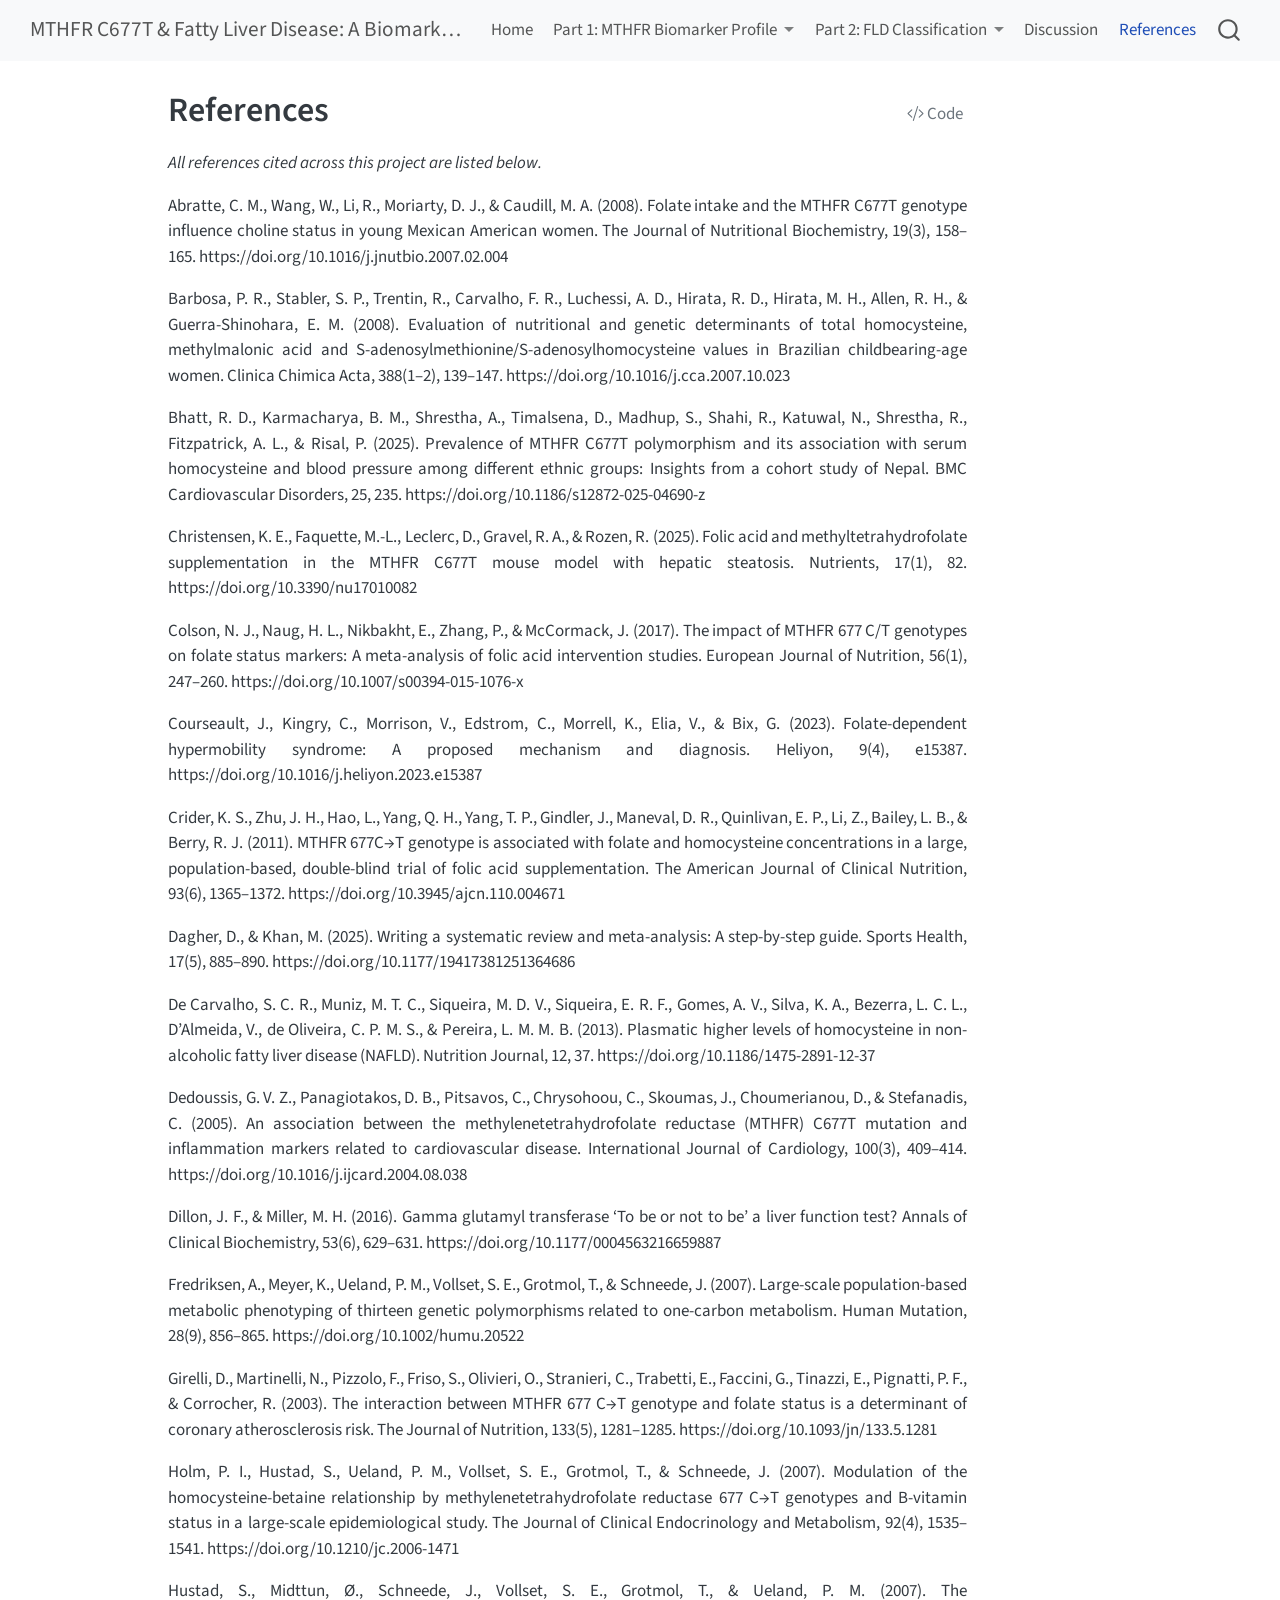
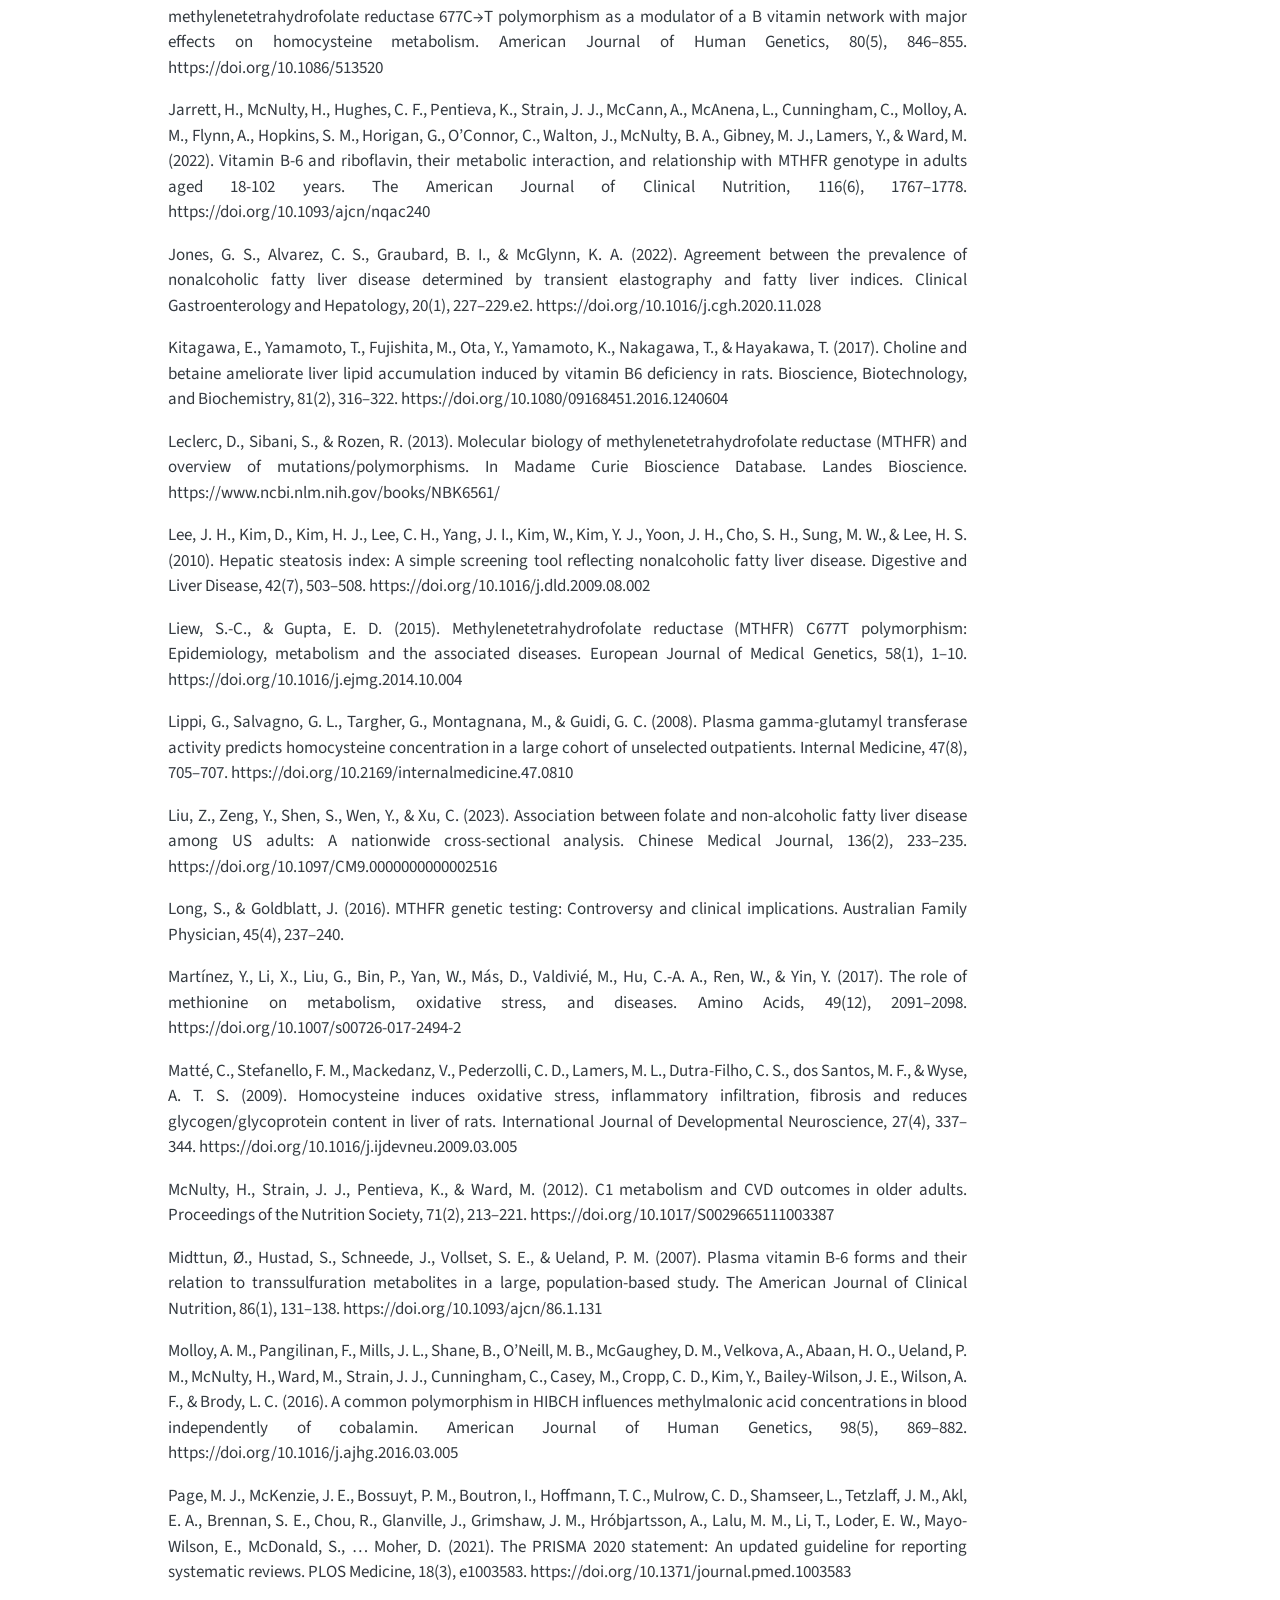
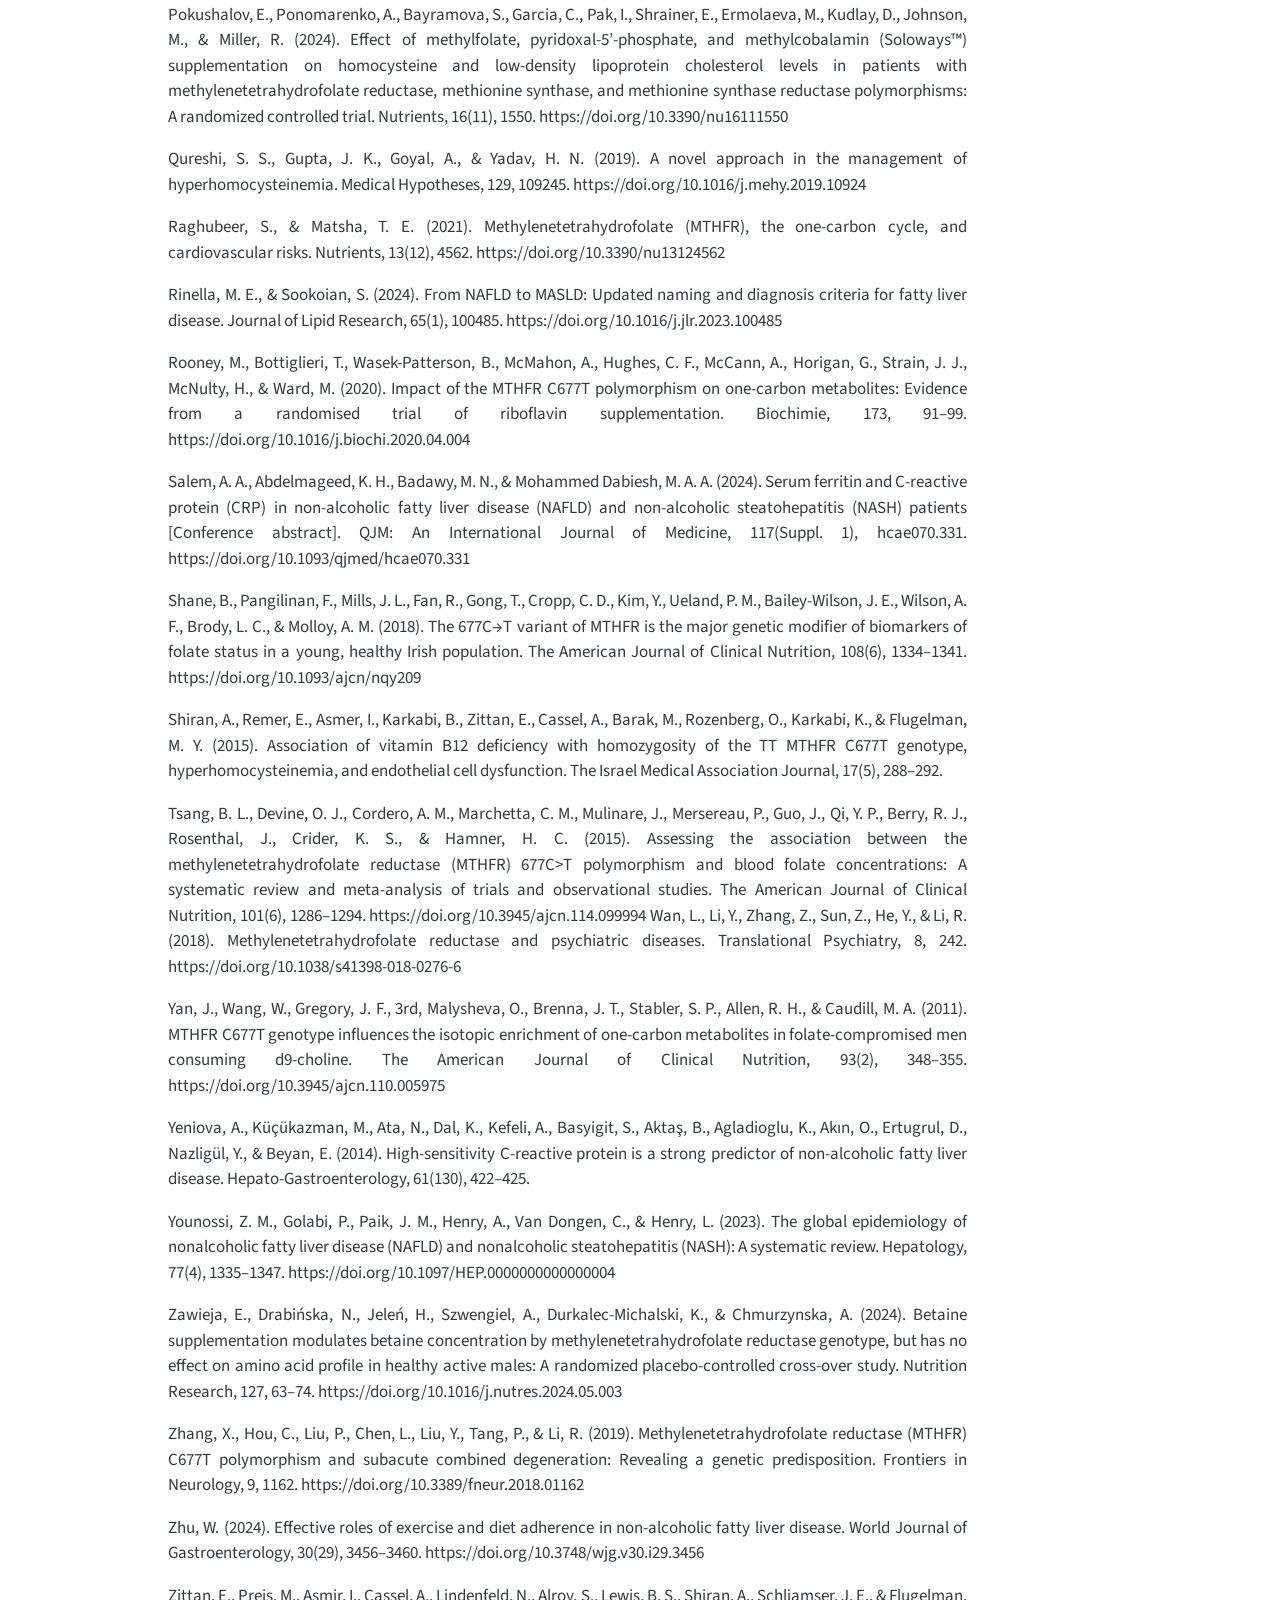
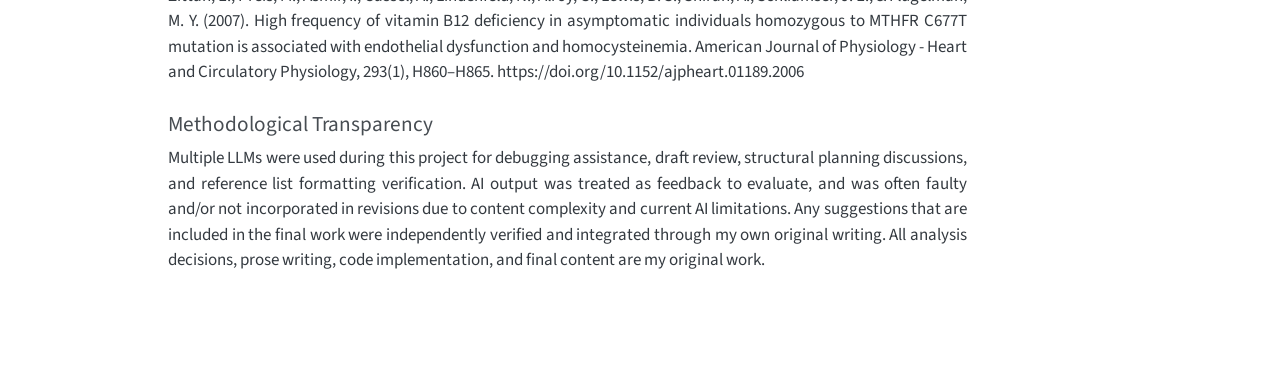
<file: docs/references.html>
<!DOCTYPE html>
<html xmlns="http://www.w3.org/1999/xhtml" lang="en" xml:lang="en"><head>

<meta charset="utf-8">
<meta name="generator" content="quarto-1.6.42">

<meta name="viewport" content="width=device-width, initial-scale=1.0, user-scalable=yes">


<title>References – MTHFR C677T &amp; Fatty Liver Disease: A Biomarker Analysis</title>
<style>
code{white-space: pre-wrap;}
span.smallcaps{font-variant: small-caps;}
div.columns{display: flex; gap: min(4vw, 1.5em);}
div.column{flex: auto; overflow-x: auto;}
div.hanging-indent{margin-left: 1.5em; text-indent: -1.5em;}
ul.task-list{list-style: none;}
ul.task-list li input[type="checkbox"] {
  width: 0.8em;
  margin: 0 0.8em 0.2em -1em; /* quarto-specific, see https://github.com/quarto-dev/quarto-cli/issues/4556 */ 
  vertical-align: middle;
}
/* CSS for syntax highlighting */
pre > code.sourceCode { white-space: pre; position: relative; }
pre > code.sourceCode > span { line-height: 1.25; }
pre > code.sourceCode > span:empty { height: 1.2em; }
.sourceCode { overflow: visible; }
code.sourceCode > span { color: inherit; text-decoration: inherit; }
div.sourceCode { margin: 1em 0; }
pre.sourceCode { margin: 0; }
@media screen {
div.sourceCode { overflow: auto; }
}
@media print {
pre > code.sourceCode { white-space: pre-wrap; }
pre > code.sourceCode > span { display: inline-block; text-indent: -5em; padding-left: 5em; }
}
pre.numberSource code
  { counter-reset: source-line 0; }
pre.numberSource code > span
  { position: relative; left: -4em; counter-increment: source-line; }
pre.numberSource code > span > a:first-child::before
  { content: counter(source-line);
    position: relative; left: -1em; text-align: right; vertical-align: baseline;
    border: none; display: inline-block;
    -webkit-touch-callout: none; -webkit-user-select: none;
    -khtml-user-select: none; -moz-user-select: none;
    -ms-user-select: none; user-select: none;
    padding: 0 4px; width: 4em;
  }
pre.numberSource { margin-left: 3em;  padding-left: 4px; }
div.sourceCode
  {   }
@media screen {
pre > code.sourceCode > span > a:first-child::before { text-decoration: underline; }
}
</style>


<script src="site_libs/quarto-nav/quarto-nav.js"></script>
<script src="site_libs/quarto-nav/headroom.min.js"></script>
<script src="site_libs/clipboard/clipboard.min.js"></script>
<script src="site_libs/quarto-search/autocomplete.umd.js"></script>
<script src="site_libs/quarto-search/fuse.min.js"></script>
<script src="site_libs/quarto-search/quarto-search.js"></script>
<meta name="quarto:offset" content="./">
<script src="site_libs/quarto-html/quarto.js"></script>
<script src="site_libs/quarto-html/popper.min.js"></script>
<script src="site_libs/quarto-html/tippy.umd.min.js"></script>
<script src="site_libs/quarto-html/anchor.min.js"></script>
<link href="site_libs/quarto-html/tippy.css" rel="stylesheet">
<link href="site_libs/quarto-html/quarto-syntax-highlighting-2f5df379a58b258e96c21c0638c20c03.css" rel="stylesheet" id="quarto-text-highlighting-styles">
<script src="site_libs/bootstrap/bootstrap.min.js"></script>
<link href="site_libs/bootstrap/bootstrap-icons.css" rel="stylesheet">
<link href="site_libs/bootstrap/bootstrap-6bd9cfa162949bde0a231f530c97869d.min.css" rel="stylesheet" append-hash="true" id="quarto-bootstrap" data-mode="light">
<script id="quarto-search-options" type="application/json">{
  "location": "navbar",
  "copy-button": false,
  "collapse-after": 3,
  "panel-placement": "end",
  "type": "overlay",
  "limit": 50,
  "keyboard-shortcut": [
    "f",
    "/",
    "s"
  ],
  "show-item-context": false,
  "language": {
    "search-no-results-text": "No results",
    "search-matching-documents-text": "matching documents",
    "search-copy-link-title": "Copy link to search",
    "search-hide-matches-text": "Hide additional matches",
    "search-more-match-text": "more match in this document",
    "search-more-matches-text": "more matches in this document",
    "search-clear-button-title": "Clear",
    "search-text-placeholder": "",
    "search-detached-cancel-button-title": "Cancel",
    "search-submit-button-title": "Submit",
    "search-label": "Search"
  }
}</script>
<style>html{ scroll-behavior: smooth; }</style>


<link rel="stylesheet" href="part2/styles.css">
</head>

<body class="nav-fixed">

<div id="quarto-search-results"></div>
  <header id="quarto-header" class="headroom fixed-top">
    <nav class="navbar navbar-expand-lg " data-bs-theme="dark">
      <div class="navbar-container container-fluid">
      <div class="navbar-brand-container mx-auto">
    <a class="navbar-brand" href="./index.html">
    <span class="navbar-title">MTHFR C677T &amp; Fatty Liver Disease: A Biomarker Analysis</span>
    </a>
  </div>
            <div id="quarto-search" class="" title="Search"></div>
          <button class="navbar-toggler" type="button" data-bs-toggle="collapse" data-bs-target="#navbarCollapse" aria-controls="navbarCollapse" role="menu" aria-expanded="false" aria-label="Toggle navigation" onclick="if (window.quartoToggleHeadroom) { window.quartoToggleHeadroom(); }">
  <span class="navbar-toggler-icon"></span>
</button>
          <div class="collapse navbar-collapse" id="navbarCollapse">
            <ul class="navbar-nav navbar-nav-scroll me-auto">
  <li class="nav-item">
    <a class="nav-link" href="./index.html"> 
<span class="menu-text">Home</span></a>
  </li>  
  <li class="nav-item dropdown ">
    <a class="nav-link dropdown-toggle" href="#" id="nav-menu-part-1-mthfr-biomarker-profile" role="link" data-bs-toggle="dropdown" aria-expanded="false">
 <span class="menu-text">Part 1: MTHFR Biomarker Profile</span>
    </a>
    <ul class="dropdown-menu" aria-labelledby="nav-menu-part-1-mthfr-biomarker-profile">    
        <li>
    <a class="dropdown-item" href="./part1/background.html">
 <span class="dropdown-text">1.1 Introduction &amp; Background</span></a>
  </li>  
        <li>
    <a class="dropdown-item" href="./part1/methods.html">
 <span class="dropdown-text">1.2 Methods</span></a>
  </li>  
        <li>
    <a class="dropdown-item" href="./part1/biomarker-analysis.html">
 <span class="dropdown-text">1.3 Biomarker Analysis</span></a>
  </li>  
        <li>
    <a class="dropdown-item" href="./part1/conclusions_discussion.html">
 <span class="dropdown-text">1.4 Synthesis &amp; Discussion</span></a>
  </li>  
    </ul>
  </li>
  <li class="nav-item dropdown ">
    <a class="nav-link dropdown-toggle" href="#" id="nav-menu-part-2-fld-classification" role="link" data-bs-toggle="dropdown" aria-expanded="false">
 <span class="menu-text">Part 2: FLD Classification</span>
    </a>
    <ul class="dropdown-menu" aria-labelledby="nav-menu-part-2-fld-classification">    
        <li>
    <a class="dropdown-item" href="./part2/data-preprocessing.html">
 <span class="dropdown-text">2.1 Data &amp; Preprocessing</span></a>
  </li>  
        <li>
    <a class="dropdown-item" href="./part2/machine-learning.html">
 <span class="dropdown-text">2.2 Machine Learning</span></a>
  </li>  
        <li>
    <a class="dropdown-item" href="./part2/visualization.html">
 <span class="dropdown-text">2.3 Visualization &amp; Analysis</span></a>
  </li>  
    </ul>
  </li>
  <li class="nav-item">
    <a class="nav-link" href="./discussion.html"> 
<span class="menu-text">Discussion</span></a>
  </li>  
  <li class="nav-item">
    <a class="nav-link active" href="./references.html" aria-current="page"> 
<span class="menu-text">References</span></a>
  </li>  
</ul>
          </div> <!-- /navcollapse -->
            <div class="quarto-navbar-tools">
</div>
      </div> <!-- /container-fluid -->
    </nav>
</header>
<!-- content -->
<div id="quarto-content" class="quarto-container page-columns page-rows-contents page-layout-article page-navbar">
<!-- sidebar -->
<!-- margin-sidebar -->
    <div id="quarto-margin-sidebar" class="sidebar margin-sidebar zindex-bottom">
        
    </div>
<!-- main -->
<main class="content" id="quarto-document-content">

<header id="title-block-header" class="quarto-title-block default">
<div class="quarto-title">
<div class="quarto-title-block"><div><h1 class="title">References</h1><button type="button" class="btn code-tools-button" id="quarto-code-tools-source"><i class="bi"></i> Code</button></div></div>
</div>



<div class="quarto-title-meta">

    
  
    
  </div>
  


</header>


<p><em>All references cited across this project are listed below.</em></p>
<p>Abratte, C. M., Wang, W., Li, R., Moriarty, D. J., &amp; Caudill, M. A. (2008). Folate intake and the MTHFR C677T genotype influence choline status in young Mexican American women. The Journal of Nutritional Biochemistry, 19(3), 158–165. https://doi.org/10.1016/j.jnutbio.2007.02.004</p>
<p>Barbosa, P. R., Stabler, S. P., Trentin, R., Carvalho, F. R., Luchessi, A. D., Hirata, R. D., Hirata, M. H., Allen, R. H., &amp; Guerra-Shinohara, E. M. (2008). Evaluation of nutritional and genetic determinants of total homocysteine, methylmalonic acid and S-adenosylmethionine/S-adenosylhomocysteine values in Brazilian childbearing-age women. Clinica Chimica Acta, 388(1–2), 139–147. https://doi.org/10.1016/j.cca.2007.10.023</p>
<p>Bhatt, R. D., Karmacharya, B. M., Shrestha, A., Timalsena, D., Madhup, S., Shahi, R., Katuwal, N., Shrestha, R., Fitzpatrick, A. L., &amp; Risal, P. (2025). Prevalence of MTHFR C677T polymorphism and its association with serum homocysteine and blood pressure among different ethnic groups: Insights from a cohort study of Nepal. BMC Cardiovascular Disorders, 25, 235. https://doi.org/10.1186/s12872-025-04690-z</p>
<p>Christensen, K. E., Faquette, M.-L., Leclerc, D., Gravel, R. A., &amp; Rozen, R. (2025). Folic acid and methyltetrahydrofolate supplementation in the MTHFR C677T mouse model with hepatic steatosis. Nutrients, 17(1), 82. https://doi.org/10.3390/nu17010082</p>
<p>Colson, N. J., Naug, H. L., Nikbakht, E., Zhang, P., &amp; McCormack, J. (2017). The impact of MTHFR 677 C/T genotypes on folate status markers: A meta-analysis of folic acid intervention studies. European Journal of Nutrition, 56(1), 247–260. https://doi.org/10.1007/s00394-015-1076-x</p>
<p>Courseault, J., Kingry, C., Morrison, V., Edstrom, C., Morrell, K., Elia, V., &amp; Bix, G. (2023). Folate-dependent hypermobility syndrome: A proposed mechanism and diagnosis. Heliyon, 9(4), e15387. https://doi.org/10.1016/j.heliyon.2023.e15387</p>
<p>Crider, K. S., Zhu, J. H., Hao, L., Yang, Q. H., Yang, T. P., Gindler, J., Maneval, D. R., Quinlivan, E. P., Li, Z., Bailey, L. B., &amp; Berry, R. J. (2011). MTHFR 677C→T genotype is associated with folate and homocysteine concentrations in a large, population-based, double-blind trial of folic acid supplementation. The American Journal of Clinical Nutrition, 93(6), 1365–1372. https://doi.org/10.3945/ajcn.110.004671</p>
<p>Dagher, D., &amp; Khan, M. (2025). Writing a systematic review and meta-analysis: A step-by-step guide. Sports Health, 17(5), 885–890. https://doi.org/10.1177/19417381251364686</p>
<p>De Carvalho, S. C. R., Muniz, M. T. C., Siqueira, M. D. V., Siqueira, E. R. F., Gomes, A. V., Silva, K. A., Bezerra, L. C. L., D’Almeida, V., de Oliveira, C. P. M. S., &amp; Pereira, L. M. M. B. (2013). Plasmatic higher levels of homocysteine in non-alcoholic fatty liver disease (NAFLD). Nutrition Journal, 12, 37. https://doi.org/10.1186/1475-2891-12-37</p>
<p>Dedoussis, G. V. Z., Panagiotakos, D. B., Pitsavos, C., Chrysohoou, C., Skoumas, J., Choumerianou, D., &amp; Stefanadis, C. (2005). An association between the methylenetetrahydrofolate reductase (MTHFR) C677T mutation and inflammation markers related to cardiovascular disease. International Journal of Cardiology, 100(3), 409–414. https://doi.org/10.1016/j.ijcard.2004.08.038</p>
<p>Dillon, J. F., &amp; Miller, M. H. (2016). Gamma glutamyl transferase ‘To be or not to be’ a liver function test? Annals of Clinical Biochemistry, 53(6), 629–631. https://doi.org/10.1177/0004563216659887</p>
<p>Fredriksen, A., Meyer, K., Ueland, P. M., Vollset, S. E., Grotmol, T., &amp; Schneede, J. (2007). Large-scale population-based metabolic phenotyping of thirteen genetic polymorphisms related to one-carbon metabolism. Human Mutation, 28(9), 856–865. https://doi.org/10.1002/humu.20522</p>
<p>Girelli, D., Martinelli, N., Pizzolo, F., Friso, S., Olivieri, O., Stranieri, C., Trabetti, E., Faccini, G., Tinazzi, E., Pignatti, P. F., &amp; Corrocher, R. (2003). The interaction between MTHFR 677 C→T genotype and folate status is a determinant of coronary atherosclerosis risk. The Journal of Nutrition, 133(5), 1281–1285. https://doi.org/10.1093/jn/133.5.1281</p>
<p>Holm, P. I., Hustad, S., Ueland, P. M., Vollset, S. E., Grotmol, T., &amp; Schneede, J. (2007). Modulation of the homocysteine-betaine relationship by methylenetetrahydrofolate reductase 677 C→T genotypes and B-vitamin status in a large-scale epidemiological study. The Journal of Clinical Endocrinology and Metabolism, 92(4), 1535–1541. https://doi.org/10.1210/jc.2006-1471</p>
<p>Hustad, S., Midttun, Ø., Schneede, J., Vollset, S. E., Grotmol, T., &amp; Ueland, P. M. (2007). The methylenetetrahydrofolate reductase 677C→T polymorphism as a modulator of a B vitamin network with major effects on homocysteine metabolism. American Journal of Human Genetics, 80(5), 846–855. https://doi.org/10.1086/513520</p>
<p>Jarrett, H., McNulty, H., Hughes, C. F., Pentieva, K., Strain, J. J., McCann, A., McAnena, L., Cunningham, C., Molloy, A. M., Flynn, A., Hopkins, S. M., Horigan, G., O’Connor, C., Walton, J., McNulty, B. A., Gibney, M. J., Lamers, Y., &amp; Ward, M. (2022). Vitamin B-6 and riboflavin, their metabolic interaction, and relationship with MTHFR genotype in adults aged 18-102 years. The American Journal of Clinical Nutrition, 116(6), 1767–1778. https://doi.org/10.1093/ajcn/nqac240</p>
<p>Jones, G. S., Alvarez, C. S., Graubard, B. I., &amp; McGlynn, K. A. (2022). Agreement between the prevalence of nonalcoholic fatty liver disease determined by transient elastography and fatty liver indices. Clinical Gastroenterology and Hepatology, 20(1), 227–229.e2. https://doi.org/10.1016/j.cgh.2020.11.028</p>
<p>Kitagawa, E., Yamamoto, T., Fujishita, M., Ota, Y., Yamamoto, K., Nakagawa, T., &amp; Hayakawa, T. (2017). Choline and betaine ameliorate liver lipid accumulation induced by vitamin B6 deficiency in rats. Bioscience, Biotechnology, and Biochemistry, 81(2), 316–322. https://doi.org/10.1080/09168451.2016.1240604</p>
<p>Leclerc, D., Sibani, S., &amp; Rozen, R. (2013). Molecular biology of methylenetetrahydrofolate reductase (MTHFR) and overview of mutations/polymorphisms. In Madame Curie Bioscience Database. Landes Bioscience. https://www.ncbi.nlm.nih.gov/books/NBK6561/</p>
<p>Lee, J. H., Kim, D., Kim, H. J., Lee, C. H., Yang, J. I., Kim, W., Kim, Y. J., Yoon, J. H., Cho, S. H., Sung, M. W., &amp; Lee, H. S. (2010). Hepatic steatosis index: A simple screening tool reflecting nonalcoholic fatty liver disease. Digestive and Liver Disease, 42(7), 503–508. https://doi.org/10.1016/j.dld.2009.08.002</p>
<p>Liew, S.-C., &amp; Gupta, E. D. (2015). Methylenetetrahydrofolate reductase (MTHFR) C677T polymorphism: Epidemiology, metabolism and the associated diseases. European Journal of Medical Genetics, 58(1), 1–10. https://doi.org/10.1016/j.ejmg.2014.10.004</p>
<p>Lippi, G., Salvagno, G. L., Targher, G., Montagnana, M., &amp; Guidi, G. C. (2008). Plasma gamma-glutamyl transferase activity predicts homocysteine concentration in a large cohort of unselected outpatients. Internal Medicine, 47(8), 705–707. https://doi.org/10.2169/internalmedicine.47.0810</p>
<p>Liu, Z., Zeng, Y., Shen, S., Wen, Y., &amp; Xu, C. (2023). Association between folate and non-alcoholic fatty liver disease among US adults: A nationwide cross-sectional analysis. Chinese Medical Journal, 136(2), 233–235. https://doi.org/10.1097/CM9.0000000000002516</p>
<p>Long, S., &amp; Goldblatt, J. (2016). MTHFR genetic testing: Controversy and clinical implications. Australian Family Physician, 45(4), 237–240.</p>
<p>Martínez, Y., Li, X., Liu, G., Bin, P., Yan, W., Más, D., Valdivié, M., Hu, C.-A. A., Ren, W., &amp; Yin, Y. (2017). The role of methionine on metabolism, oxidative stress, and diseases. Amino Acids, 49(12), 2091–2098. https://doi.org/10.1007/s00726-017-2494-2</p>
<p>Matté, C., Stefanello, F. M., Mackedanz, V., Pederzolli, C. D., Lamers, M. L., Dutra-Filho, C. S., dos Santos, M. F., &amp; Wyse, A. T. S. (2009). Homocysteine induces oxidative stress, inflammatory infiltration, fibrosis and reduces glycogen/glycoprotein content in liver of rats. International Journal of Developmental Neuroscience, 27(4), 337–344. https://doi.org/10.1016/j.ijdevneu.2009.03.005</p>
<p>McNulty, H., Strain, J. J., Pentieva, K., &amp; Ward, M. (2012). C1 metabolism and CVD outcomes in older adults. Proceedings of the Nutrition Society, 71(2), 213–221. https://doi.org/10.1017/S0029665111003387</p>
<p>Midttun, Ø., Hustad, S., Schneede, J., Vollset, S. E., &amp; Ueland, P. M. (2007). Plasma vitamin B-6 forms and their relation to transsulfuration metabolites in a large, population-based study. The American Journal of Clinical Nutrition, 86(1), 131–138. https://doi.org/10.1093/ajcn/86.1.131</p>
<p>Molloy, A. M., Pangilinan, F., Mills, J. L., Shane, B., O’Neill, M. B., McGaughey, D. M., Velkova, A., Abaan, H. O., Ueland, P. M., McNulty, H., Ward, M., Strain, J. J., Cunningham, C., Casey, M., Cropp, C. D., Kim, Y., Bailey-Wilson, J. E., Wilson, A. F., &amp; Brody, L. C. (2016). A common polymorphism in HIBCH influences methylmalonic acid concentrations in blood independently of cobalamin. American Journal of Human Genetics, 98(5), 869–882. https://doi.org/10.1016/j.ajhg.2016.03.005</p>
<p>Page, M. J., McKenzie, J. E., Bossuyt, P. M., Boutron, I., Hoffmann, T. C., Mulrow, C. D., Shamseer, L., Tetzlaff, J. M., Akl, E. A., Brennan, S. E., Chou, R., Glanville, J., Grimshaw, J. M., Hróbjartsson, A., Lalu, M. M., Li, T., Loder, E. W., Mayo-Wilson, E., McDonald, S., … Moher, D. (2021). The PRISMA 2020 statement: An updated guideline for reporting systematic reviews. PLOS Medicine, 18(3), e1003583. https://doi.org/10.1371/journal.pmed.1003583</p>
<p>Pokushalov, E., Ponomarenko, A., Bayramova, S., Garcia, C., Pak, I., Shrainer, E., Ermolaeva, M., Kudlay, D., Johnson, M., &amp; Miller, R. (2024). Effect of methylfolate, pyridoxal-5’-phosphate, and methylcobalamin (Soloways™) supplementation on homocysteine and low-density lipoprotein cholesterol levels in patients with methylenetetrahydrofolate reductase, methionine synthase, and methionine synthase reductase polymorphisms: A randomized controlled trial. Nutrients, 16(11), 1550. https://doi.org/10.3390/nu16111550</p>
<p>Qureshi, S. S., Gupta, J. K., Goyal, A., &amp; Yadav, H. N. (2019). A novel approach in the management of hyperhomocysteinemia. Medical Hypotheses, 129, 109245. https://doi.org/10.1016/j.mehy.2019.10924</p>
<p>Raghubeer, S., &amp; Matsha, T. E. (2021). Methylenetetrahydrofolate (MTHFR), the one-carbon cycle, and cardiovascular risks. Nutrients, 13(12), 4562. https://doi.org/10.3390/nu13124562</p>
<p>Rinella, M. E., &amp; Sookoian, S. (2024). From NAFLD to MASLD: Updated naming and diagnosis criteria for fatty liver disease. Journal of Lipid Research, 65(1), 100485. https://doi.org/10.1016/j.jlr.2023.100485</p>
<p>Rooney, M., Bottiglieri, T., Wasek-Patterson, B., McMahon, A., Hughes, C. F., McCann, A., Horigan, G., Strain, J. J., McNulty, H., &amp; Ward, M. (2020). Impact of the MTHFR C677T polymorphism on one-carbon metabolites: Evidence from a randomised trial of riboflavin supplementation. Biochimie, 173, 91–99. https://doi.org/10.1016/j.biochi.2020.04.004</p>
<p>Salem, A. A., Abdelmageed, K. H., Badawy, M. N., &amp; Mohammed Dabiesh, M. A. A. (2024). Serum ferritin and C-reactive protein (CRP) in non-alcoholic fatty liver disease (NAFLD) and non-alcoholic steatohepatitis (NASH) patients [Conference abstract]. QJM: An International Journal of Medicine, 117(Suppl. 1), hcae070.331. https://doi.org/10.1093/qjmed/hcae070.331</p>
<p>Shane, B., Pangilinan, F., Mills, J. L., Fan, R., Gong, T., Cropp, C. D., Kim, Y., Ueland, P. M., Bailey-Wilson, J. E., Wilson, A. F., Brody, L. C., &amp; Molloy, A. M. (2018). The 677C→T variant of MTHFR is the major genetic modifier of biomarkers of folate status in a young, healthy Irish population. The American Journal of Clinical Nutrition, 108(6), 1334–1341. https://doi.org/10.1093/ajcn/nqy209</p>
<p>Shiran, A., Remer, E., Asmer, I., Karkabi, B., Zittan, E., Cassel, A., Barak, M., Rozenberg, O., Karkabi, K., &amp; Flugelman, M. Y. (2015). Association of vitamin B12 deficiency with homozygosity of the TT MTHFR C677T genotype, hyperhomocysteinemia, and endothelial cell dysfunction. The Israel Medical Association Journal, 17(5), 288–292.</p>
<p>Tsang, B. L., Devine, O. J., Cordero, A. M., Marchetta, C. M., Mulinare, J., Mersereau, P., Guo, J., Qi, Y. P., Berry, R. J., Rosenthal, J., Crider, K. S., &amp; Hamner, H. C. (2015). Assessing the association between the methylenetetrahydrofolate reductase (MTHFR) 677C&gt;T polymorphism and blood folate concentrations: A systematic review and meta-analysis of trials and observational studies. The American Journal of Clinical Nutrition, 101(6), 1286–1294. https://doi.org/10.3945/ajcn.114.099994 Wan, L., Li, Y., Zhang, Z., Sun, Z., He, Y., &amp; Li, R. (2018). Methylenetetrahydrofolate reductase and psychiatric diseases. Translational Psychiatry, 8, 242. https://doi.org/10.1038/s41398-018-0276-6</p>
<p>Yan, J., Wang, W., Gregory, J. F., 3rd, Malysheva, O., Brenna, J. T., Stabler, S. P., Allen, R. H., &amp; Caudill, M. A. (2011). MTHFR C677T genotype influences the isotopic enrichment of one-carbon metabolites in folate-compromised men consuming d9-choline. The American Journal of Clinical Nutrition, 93(2), 348–355. https://doi.org/10.3945/ajcn.110.005975</p>
<p>Yeniova, A., Küçükazman, M., Ata, N., Dal, K., Kefeli, A., Basyigit, S., Aktaş, B., Agladioglu, K., Akın, O., Ertugrul, D., Nazligül, Y., &amp; Beyan, E. (2014). High-sensitivity C-reactive protein is a strong predictor of non-alcoholic fatty liver disease. Hepato-Gastroenterology, 61(130), 422–425.</p>
<p>Younossi, Z. M., Golabi, P., Paik, J. M., Henry, A., Van Dongen, C., &amp; Henry, L. (2023). The global epidemiology of nonalcoholic fatty liver disease (NAFLD) and nonalcoholic steatohepatitis (NASH): A systematic review. Hepatology, 77(4), 1335–1347. https://doi.org/10.1097/HEP.0000000000000004</p>
<p>Zawieja, E., Drabińska, N., Jeleń, H., Szwengiel, A., Durkalec-Michalski, K., &amp; Chmurzynska, A. (2024). Betaine supplementation modulates betaine concentration by methylenetetrahydrofolate reductase genotype, but has no effect on amino acid profile in healthy active males: A randomized placebo-controlled cross-over study. Nutrition Research, 127, 63–74. https://doi.org/10.1016/j.nutres.2024.05.003</p>
<p>Zhang, X., Hou, C., Liu, P., Chen, L., Liu, Y., Tang, P., &amp; Li, R. (2019). Methylenetetrahydrofolate reductase (MTHFR) C677T polymorphism and subacute combined degeneration: Revealing a genetic predisposition. Frontiers in Neurology, 9, 1162. https://doi.org/10.3389/fneur.2018.01162</p>
<p>Zhu, W. (2024). Effective roles of exercise and diet adherence in non-alcoholic fatty liver disease. World Journal of Gastroenterology, 30(29), 3456–3460. https://doi.org/10.3748/wjg.v30.i29.3456</p>
<p>Zittan, E., Preis, M., Asmir, I., Cassel, A., Lindenfeld, N., Alroy, S., Lewis, B. S., Shiran, A., Schliamser, J. E., &amp; Flugelman, M. Y. (2007). High frequency of vitamin B12 deficiency in asymptomatic individuals homozygous to MTHFR C677T mutation is associated with endothelial dysfunction and homocysteinemia. American Journal of Physiology - Heart and Circulatory Physiology, 293(1), H860–H865. https://doi.org/10.1152/ajpheart.01189.2006</p>
<section id="methodological-transparency" class="level4">
<h4 class="anchored" data-anchor-id="methodological-transparency">Methodological Transparency</h4>
<p>Multiple LLMs were used during this project for debugging assistance, draft review, structural planning discussions, and reference list formatting verification. AI output was treated as feedback to evaluate, and was often faulty and/or not incorporated in revisions due to content complexity and current AI limitations. Any suggestions that are included in the final work were independently verified and integrated through my own original writing. All analysis decisions, prose writing, code implementation, and final content are my original work.</p>


<!-- -->

</section>

</main> <!-- /main -->
<script id="quarto-html-after-body" type="application/javascript">
window.document.addEventListener("DOMContentLoaded", function (event) {
  const toggleBodyColorMode = (bsSheetEl) => {
    const mode = bsSheetEl.getAttribute("data-mode");
    const bodyEl = window.document.querySelector("body");
    if (mode === "dark") {
      bodyEl.classList.add("quarto-dark");
      bodyEl.classList.remove("quarto-light");
    } else {
      bodyEl.classList.add("quarto-light");
      bodyEl.classList.remove("quarto-dark");
    }
  }
  const toggleBodyColorPrimary = () => {
    const bsSheetEl = window.document.querySelector("link#quarto-bootstrap");
    if (bsSheetEl) {
      toggleBodyColorMode(bsSheetEl);
    }
  }
  toggleBodyColorPrimary();  
  const icon = "";
  const anchorJS = new window.AnchorJS();
  anchorJS.options = {
    placement: 'right',
    icon: icon
  };
  anchorJS.add('.anchored');
  const isCodeAnnotation = (el) => {
    for (const clz of el.classList) {
      if (clz.startsWith('code-annotation-')) {                     
        return true;
      }
    }
    return false;
  }
  const onCopySuccess = function(e) {
    // button target
    const button = e.trigger;
    // don't keep focus
    button.blur();
    // flash "checked"
    button.classList.add('code-copy-button-checked');
    var currentTitle = button.getAttribute("title");
    button.setAttribute("title", "Copied!");
    let tooltip;
    if (window.bootstrap) {
      button.setAttribute("data-bs-toggle", "tooltip");
      button.setAttribute("data-bs-placement", "left");
      button.setAttribute("data-bs-title", "Copied!");
      tooltip = new bootstrap.Tooltip(button, 
        { trigger: "manual", 
          customClass: "code-copy-button-tooltip",
          offset: [0, -8]});
      tooltip.show();    
    }
    setTimeout(function() {
      if (tooltip) {
        tooltip.hide();
        button.removeAttribute("data-bs-title");
        button.removeAttribute("data-bs-toggle");
        button.removeAttribute("data-bs-placement");
      }
      button.setAttribute("title", currentTitle);
      button.classList.remove('code-copy-button-checked');
    }, 1000);
    // clear code selection
    e.clearSelection();
  }
  const getTextToCopy = function(trigger) {
      const codeEl = trigger.previousElementSibling.cloneNode(true);
      for (const childEl of codeEl.children) {
        if (isCodeAnnotation(childEl)) {
          childEl.remove();
        }
      }
      return codeEl.innerText;
  }
  const clipboard = new window.ClipboardJS('.code-copy-button:not([data-in-quarto-modal])', {
    text: getTextToCopy
  });
  clipboard.on('success', onCopySuccess);
  if (window.document.getElementById('quarto-embedded-source-code-modal')) {
    const clipboardModal = new window.ClipboardJS('.code-copy-button[data-in-quarto-modal]', {
      text: getTextToCopy,
      container: window.document.getElementById('quarto-embedded-source-code-modal')
    });
    clipboardModal.on('success', onCopySuccess);
  }
  const viewSource = window.document.getElementById('quarto-view-source') ||
                     window.document.getElementById('quarto-code-tools-source');
  if (viewSource) {
    const sourceUrl = viewSource.getAttribute("data-quarto-source-url");
    viewSource.addEventListener("click", function(e) {
      if (sourceUrl) {
        // rstudio viewer pane
        if (/\bcapabilities=\b/.test(window.location)) {
          window.open(sourceUrl);
        } else {
          window.location.href = sourceUrl;
        }
      } else {
        const modal = new bootstrap.Modal(document.getElementById('quarto-embedded-source-code-modal'));
        modal.show();
      }
      return false;
    });
  }
  function toggleCodeHandler(show) {
    return function(e) {
      const detailsSrc = window.document.querySelectorAll(".cell > details > .sourceCode");
      for (let i=0; i<detailsSrc.length; i++) {
        const details = detailsSrc[i].parentElement;
        if (show) {
          details.open = true;
        } else {
          details.removeAttribute("open");
        }
      }
      const cellCodeDivs = window.document.querySelectorAll(".cell > .sourceCode");
      const fromCls = show ? "hidden" : "unhidden";
      const toCls = show ? "unhidden" : "hidden";
      for (let i=0; i<cellCodeDivs.length; i++) {
        const codeDiv = cellCodeDivs[i];
        if (codeDiv.classList.contains(fromCls)) {
          codeDiv.classList.remove(fromCls);
          codeDiv.classList.add(toCls);
        } 
      }
      return false;
    }
  }
  const hideAllCode = window.document.getElementById("quarto-hide-all-code");
  if (hideAllCode) {
    hideAllCode.addEventListener("click", toggleCodeHandler(false));
  }
  const showAllCode = window.document.getElementById("quarto-show-all-code");
  if (showAllCode) {
    showAllCode.addEventListener("click", toggleCodeHandler(true));
  }
    var localhostRegex = new RegExp(/^(?:http|https):\/\/localhost\:?[0-9]*\//);
    var mailtoRegex = new RegExp(/^mailto:/);
      var filterRegex = new RegExp("https:\/\/colette-osiris\.github\.io\/mthfr-fld-capstone\/");
    var isInternal = (href) => {
        return filterRegex.test(href) || localhostRegex.test(href) || mailtoRegex.test(href);
    }
    // Inspect non-navigation links and adorn them if external
 	var links = window.document.querySelectorAll('a[href]:not(.nav-link):not(.navbar-brand):not(.toc-action):not(.sidebar-link):not(.sidebar-item-toggle):not(.pagination-link):not(.no-external):not([aria-hidden]):not(.dropdown-item):not(.quarto-navigation-tool):not(.about-link)');
    for (var i=0; i<links.length; i++) {
      const link = links[i];
      if (!isInternal(link.href)) {
        // undo the damage that might have been done by quarto-nav.js in the case of
        // links that we want to consider external
        if (link.dataset.originalHref !== undefined) {
          link.href = link.dataset.originalHref;
        }
      }
    }
  function tippyHover(el, contentFn, onTriggerFn, onUntriggerFn) {
    const config = {
      allowHTML: true,
      maxWidth: 500,
      delay: 100,
      arrow: false,
      appendTo: function(el) {
          return el.parentElement;
      },
      interactive: true,
      interactiveBorder: 10,
      theme: 'quarto',
      placement: 'bottom-start',
    };
    if (contentFn) {
      config.content = contentFn;
    }
    if (onTriggerFn) {
      config.onTrigger = onTriggerFn;
    }
    if (onUntriggerFn) {
      config.onUntrigger = onUntriggerFn;
    }
    window.tippy(el, config); 
  }
  const noterefs = window.document.querySelectorAll('a[role="doc-noteref"]');
  for (var i=0; i<noterefs.length; i++) {
    const ref = noterefs[i];
    tippyHover(ref, function() {
      // use id or data attribute instead here
      let href = ref.getAttribute('data-footnote-href') || ref.getAttribute('href');
      try { href = new URL(href).hash; } catch {}
      const id = href.replace(/^#\/?/, "");
      const note = window.document.getElementById(id);
      if (note) {
        return note.innerHTML;
      } else {
        return "";
      }
    });
  }
  const xrefs = window.document.querySelectorAll('a.quarto-xref');
  const processXRef = (id, note) => {
    // Strip column container classes
    const stripColumnClz = (el) => {
      el.classList.remove("page-full", "page-columns");
      if (el.children) {
        for (const child of el.children) {
          stripColumnClz(child);
        }
      }
    }
    stripColumnClz(note)
    if (id === null || id.startsWith('sec-')) {
      // Special case sections, only their first couple elements
      const container = document.createElement("div");
      if (note.children && note.children.length > 2) {
        container.appendChild(note.children[0].cloneNode(true));
        for (let i = 1; i < note.children.length; i++) {
          const child = note.children[i];
          if (child.tagName === "P" && child.innerText === "") {
            continue;
          } else {
            container.appendChild(child.cloneNode(true));
            break;
          }
        }
        if (window.Quarto?.typesetMath) {
          window.Quarto.typesetMath(container);
        }
        return container.innerHTML
      } else {
        if (window.Quarto?.typesetMath) {
          window.Quarto.typesetMath(note);
        }
        return note.innerHTML;
      }
    } else {
      // Remove any anchor links if they are present
      const anchorLink = note.querySelector('a.anchorjs-link');
      if (anchorLink) {
        anchorLink.remove();
      }
      if (window.Quarto?.typesetMath) {
        window.Quarto.typesetMath(note);
      }
      if (note.classList.contains("callout")) {
        return note.outerHTML;
      } else {
        return note.innerHTML;
      }
    }
  }
  for (var i=0; i<xrefs.length; i++) {
    const xref = xrefs[i];
    tippyHover(xref, undefined, function(instance) {
      instance.disable();
      let url = xref.getAttribute('href');
      let hash = undefined; 
      if (url.startsWith('#')) {
        hash = url;
      } else {
        try { hash = new URL(url).hash; } catch {}
      }
      if (hash) {
        const id = hash.replace(/^#\/?/, "");
        const note = window.document.getElementById(id);
        if (note !== null) {
          try {
            const html = processXRef(id, note.cloneNode(true));
            instance.setContent(html);
          } finally {
            instance.enable();
            instance.show();
          }
        } else {
          // See if we can fetch this
          fetch(url.split('#')[0])
          .then(res => res.text())
          .then(html => {
            const parser = new DOMParser();
            const htmlDoc = parser.parseFromString(html, "text/html");
            const note = htmlDoc.getElementById(id);
            if (note !== null) {
              const html = processXRef(id, note);
              instance.setContent(html);
            } 
          }).finally(() => {
            instance.enable();
            instance.show();
          });
        }
      } else {
        // See if we can fetch a full url (with no hash to target)
        // This is a special case and we should probably do some content thinning / targeting
        fetch(url)
        .then(res => res.text())
        .then(html => {
          const parser = new DOMParser();
          const htmlDoc = parser.parseFromString(html, "text/html");
          const note = htmlDoc.querySelector('main.content');
          if (note !== null) {
            // This should only happen for chapter cross references
            // (since there is no id in the URL)
            // remove the first header
            if (note.children.length > 0 && note.children[0].tagName === "HEADER") {
              note.children[0].remove();
            }
            const html = processXRef(null, note);
            instance.setContent(html);
          } 
        }).finally(() => {
          instance.enable();
          instance.show();
        });
      }
    }, function(instance) {
    });
  }
      let selectedAnnoteEl;
      const selectorForAnnotation = ( cell, annotation) => {
        let cellAttr = 'data-code-cell="' + cell + '"';
        let lineAttr = 'data-code-annotation="' +  annotation + '"';
        const selector = 'span[' + cellAttr + '][' + lineAttr + ']';
        return selector;
      }
      const selectCodeLines = (annoteEl) => {
        const doc = window.document;
        const targetCell = annoteEl.getAttribute("data-target-cell");
        const targetAnnotation = annoteEl.getAttribute("data-target-annotation");
        const annoteSpan = window.document.querySelector(selectorForAnnotation(targetCell, targetAnnotation));
        const lines = annoteSpan.getAttribute("data-code-lines").split(",");
        const lineIds = lines.map((line) => {
          return targetCell + "-" + line;
        })
        let top = null;
        let height = null;
        let parent = null;
        if (lineIds.length > 0) {
            //compute the position of the single el (top and bottom and make a div)
            const el = window.document.getElementById(lineIds[0]);
            top = el.offsetTop;
            height = el.offsetHeight;
            parent = el.parentElement.parentElement;
          if (lineIds.length > 1) {
            const lastEl = window.document.getElementById(lineIds[lineIds.length - 1]);
            const bottom = lastEl.offsetTop + lastEl.offsetHeight;
            height = bottom - top;
          }
          if (top !== null && height !== null && parent !== null) {
            // cook up a div (if necessary) and position it 
            let div = window.document.getElementById("code-annotation-line-highlight");
            if (div === null) {
              div = window.document.createElement("div");
              div.setAttribute("id", "code-annotation-line-highlight");
              div.style.position = 'absolute';
              parent.appendChild(div);
            }
            div.style.top = top - 2 + "px";
            div.style.height = height + 4 + "px";
            div.style.left = 0;
            let gutterDiv = window.document.getElementById("code-annotation-line-highlight-gutter");
            if (gutterDiv === null) {
              gutterDiv = window.document.createElement("div");
              gutterDiv.setAttribute("id", "code-annotation-line-highlight-gutter");
              gutterDiv.style.position = 'absolute';
              const codeCell = window.document.getElementById(targetCell);
              const gutter = codeCell.querySelector('.code-annotation-gutter');
              gutter.appendChild(gutterDiv);
            }
            gutterDiv.style.top = top - 2 + "px";
            gutterDiv.style.height = height + 4 + "px";
          }
          selectedAnnoteEl = annoteEl;
        }
      };
      const unselectCodeLines = () => {
        const elementsIds = ["code-annotation-line-highlight", "code-annotation-line-highlight-gutter"];
        elementsIds.forEach((elId) => {
          const div = window.document.getElementById(elId);
          if (div) {
            div.remove();
          }
        });
        selectedAnnoteEl = undefined;
      };
        // Handle positioning of the toggle
    window.addEventListener(
      "resize",
      throttle(() => {
        elRect = undefined;
        if (selectedAnnoteEl) {
          selectCodeLines(selectedAnnoteEl);
        }
      }, 10)
    );
    function throttle(fn, ms) {
    let throttle = false;
    let timer;
      return (...args) => {
        if(!throttle) { // first call gets through
            fn.apply(this, args);
            throttle = true;
        } else { // all the others get throttled
            if(timer) clearTimeout(timer); // cancel #2
            timer = setTimeout(() => {
              fn.apply(this, args);
              timer = throttle = false;
            }, ms);
        }
      };
    }
      // Attach click handler to the DT
      const annoteDls = window.document.querySelectorAll('dt[data-target-cell]');
      for (const annoteDlNode of annoteDls) {
        annoteDlNode.addEventListener('click', (event) => {
          const clickedEl = event.target;
          if (clickedEl !== selectedAnnoteEl) {
            unselectCodeLines();
            const activeEl = window.document.querySelector('dt[data-target-cell].code-annotation-active');
            if (activeEl) {
              activeEl.classList.remove('code-annotation-active');
            }
            selectCodeLines(clickedEl);
            clickedEl.classList.add('code-annotation-active');
          } else {
            // Unselect the line
            unselectCodeLines();
            clickedEl.classList.remove('code-annotation-active');
          }
        });
      }
  const findCites = (el) => {
    const parentEl = el.parentElement;
    if (parentEl) {
      const cites = parentEl.dataset.cites;
      if (cites) {
        return {
          el,
          cites: cites.split(' ')
        };
      } else {
        return findCites(el.parentElement)
      }
    } else {
      return undefined;
    }
  };
  var bibliorefs = window.document.querySelectorAll('a[role="doc-biblioref"]');
  for (var i=0; i<bibliorefs.length; i++) {
    const ref = bibliorefs[i];
    const citeInfo = findCites(ref);
    if (citeInfo) {
      tippyHover(citeInfo.el, function() {
        var popup = window.document.createElement('div');
        citeInfo.cites.forEach(function(cite) {
          var citeDiv = window.document.createElement('div');
          citeDiv.classList.add('hanging-indent');
          citeDiv.classList.add('csl-entry');
          var biblioDiv = window.document.getElementById('ref-' + cite);
          if (biblioDiv) {
            citeDiv.innerHTML = biblioDiv.innerHTML;
          }
          popup.appendChild(citeDiv);
        });
        return popup.innerHTML;
      });
    }
  }
});
</script><div class="modal fade" id="quarto-embedded-source-code-modal" tabindex="-1" aria-labelledby="quarto-embedded-source-code-modal-label" aria-hidden="true"><div class="modal-dialog modal-dialog-scrollable"><div class="modal-content"><div class="modal-header"><h5 class="modal-title" id="quarto-embedded-source-code-modal-label">Source Code</h5><button class="btn-close" data-bs-dismiss="modal"></button></div><div class="modal-body"><div class="">
<div class="sourceCode" id="cb1" data-shortcodes="false"><pre class="sourceCode markdown code-with-copy"><code class="sourceCode markdown"><span id="cb1-1"><a href="#cb1-1" aria-hidden="true" tabindex="-1"></a><span class="co">---</span></span>
<span id="cb1-2"><a href="#cb1-2" aria-hidden="true" tabindex="-1"></a><span class="an">title:</span><span class="co"> "References"</span></span>
<span id="cb1-3"><a href="#cb1-3" aria-hidden="true" tabindex="-1"></a><span class="an">engine:</span><span class="co"> knitr</span></span>
<span id="cb1-4"><a href="#cb1-4" aria-hidden="true" tabindex="-1"></a><span class="co">---</span></span>
<span id="cb1-5"><a href="#cb1-5" aria-hidden="true" tabindex="-1"></a></span>
<span id="cb1-6"><a href="#cb1-6" aria-hidden="true" tabindex="-1"></a>*All references cited across this project are listed below.*</span>
<span id="cb1-7"><a href="#cb1-7" aria-hidden="true" tabindex="-1"></a></span>
<span id="cb1-8"><a href="#cb1-8" aria-hidden="true" tabindex="-1"></a>Abratte, C. M., Wang, W., Li, R., Moriarty, D. J., &amp; Caudill, M. A. (2008). Folate intake and the MTHFR C677T genotype influence choline status in young Mexican American women. The Journal of Nutritional Biochemistry, 19(3), 158–165. https://doi.org/10.1016/j.jnutbio.2007.02.004</span>
<span id="cb1-9"><a href="#cb1-9" aria-hidden="true" tabindex="-1"></a></span>
<span id="cb1-10"><a href="#cb1-10" aria-hidden="true" tabindex="-1"></a>Barbosa, P. R., Stabler, S. P., Trentin, R., Carvalho, F. R., Luchessi, A. D., Hirata, R. D., Hirata, M. H., Allen, R. H., &amp; Guerra-Shinohara, E. M. (2008). Evaluation of nutritional and genetic determinants of total homocysteine, methylmalonic acid and S-adenosylmethionine/S-adenosylhomocysteine values in Brazilian childbearing-age women. Clinica Chimica Acta, 388(1–2), 139–147. https://doi.org/10.1016/j.cca.2007.10.023</span>
<span id="cb1-11"><a href="#cb1-11" aria-hidden="true" tabindex="-1"></a></span>
<span id="cb1-12"><a href="#cb1-12" aria-hidden="true" tabindex="-1"></a>Bhatt, R. D., Karmacharya, B. M., Shrestha, A., Timalsena, D., Madhup, S., Shahi, R., Katuwal, N., Shrestha, R., Fitzpatrick, A. L., &amp; Risal, P. (2025). Prevalence of MTHFR C677T polymorphism and its association with serum homocysteine and blood pressure among different ethnic groups: Insights from a cohort study of Nepal. BMC Cardiovascular Disorders, 25, 235. https://doi.org/10.1186/s12872-025-04690-z</span>
<span id="cb1-13"><a href="#cb1-13" aria-hidden="true" tabindex="-1"></a></span>
<span id="cb1-14"><a href="#cb1-14" aria-hidden="true" tabindex="-1"></a>Christensen, K. E., Faquette, M.-L., Leclerc, D., Gravel, R. A., &amp; Rozen, R. (2025). Folic acid and methyltetrahydrofolate supplementation in the MTHFR C677T mouse model with hepatic steatosis. Nutrients, 17(1), 82. https://doi.org/10.3390/nu17010082</span>
<span id="cb1-15"><a href="#cb1-15" aria-hidden="true" tabindex="-1"></a></span>
<span id="cb1-16"><a href="#cb1-16" aria-hidden="true" tabindex="-1"></a>Colson, N. J., Naug, H. L., Nikbakht, E., Zhang, P., &amp; McCormack, J. (2017). The impact of MTHFR 677 C/T genotypes on folate status markers: A meta-analysis of folic acid intervention studies. European Journal of Nutrition, 56(1), 247–260. https://doi.org/10.1007/s00394-015-1076-x</span>
<span id="cb1-17"><a href="#cb1-17" aria-hidden="true" tabindex="-1"></a></span>
<span id="cb1-18"><a href="#cb1-18" aria-hidden="true" tabindex="-1"></a>Courseault, J., Kingry, C., Morrison, V., Edstrom, C., Morrell, K., Elia, V., &amp; Bix, G. (2023). Folate-dependent hypermobility syndrome: A proposed mechanism and diagnosis. Heliyon, 9(4), e15387. https://doi.org/10.1016/j.heliyon.2023.e15387</span>
<span id="cb1-19"><a href="#cb1-19" aria-hidden="true" tabindex="-1"></a></span>
<span id="cb1-20"><a href="#cb1-20" aria-hidden="true" tabindex="-1"></a>Crider, K. S., Zhu, J. H., Hao, L., Yang, Q. H., Yang, T. P., Gindler, J., Maneval, D. R., Quinlivan, E. P., Li, Z., Bailey, L. B., &amp; Berry, R. J. (2011). MTHFR 677C→T genotype is associated with folate and homocysteine concentrations in a large, population-based, double-blind trial of folic acid supplementation. The American Journal of Clinical Nutrition, 93(6), 1365–1372.</span>
<span id="cb1-21"><a href="#cb1-21" aria-hidden="true" tabindex="-1"></a>https://doi.org/10.3945/ajcn.110.004671</span>
<span id="cb1-22"><a href="#cb1-22" aria-hidden="true" tabindex="-1"></a></span>
<span id="cb1-23"><a href="#cb1-23" aria-hidden="true" tabindex="-1"></a>Dagher, D., &amp; Khan, M. (2025). Writing a systematic review and meta-analysis: A step-by-step guide. Sports Health, 17(5), 885–890. https://doi.org/10.1177/19417381251364686</span>
<span id="cb1-24"><a href="#cb1-24" aria-hidden="true" tabindex="-1"></a></span>
<span id="cb1-25"><a href="#cb1-25" aria-hidden="true" tabindex="-1"></a>De Carvalho, S. C. R., Muniz, M. T. C., Siqueira, M. D. V., Siqueira, E. R. F., Gomes, A. V., Silva, K. A., Bezerra, L. C. L., D'Almeida, V., de Oliveira, C. P. M. S., &amp; Pereira, L. M. M. B. (2013). Plasmatic higher levels of homocysteine in non-alcoholic fatty liver disease (NAFLD). Nutrition Journal, 12, 37. https://doi.org/10.1186/1475-2891-12-37</span>
<span id="cb1-26"><a href="#cb1-26" aria-hidden="true" tabindex="-1"></a></span>
<span id="cb1-27"><a href="#cb1-27" aria-hidden="true" tabindex="-1"></a>Dedoussis, G. V. Z., Panagiotakos, D. B., Pitsavos, C., Chrysohoou, C., Skoumas, J., Choumerianou, D., &amp; Stefanadis, C. (2005). An association between the methylenetetrahydrofolate reductase (MTHFR) C677T mutation and inflammation markers related to cardiovascular disease. International Journal of Cardiology, 100(3), 409–414. https://doi.org/10.1016/j.ijcard.2004.08.038</span>
<span id="cb1-28"><a href="#cb1-28" aria-hidden="true" tabindex="-1"></a></span>
<span id="cb1-29"><a href="#cb1-29" aria-hidden="true" tabindex="-1"></a>Dillon, J. F., &amp; Miller, M. H. (2016). Gamma glutamyl transferase 'To be or not to be' a liver function test? Annals of Clinical Biochemistry, 53(6), 629–631. https://doi.org/10.1177/0004563216659887</span>
<span id="cb1-30"><a href="#cb1-30" aria-hidden="true" tabindex="-1"></a></span>
<span id="cb1-31"><a href="#cb1-31" aria-hidden="true" tabindex="-1"></a>Fredriksen, A., Meyer, K., Ueland, P. M., Vollset, S. E., Grotmol, T., &amp; Schneede, J. (2007). Large-scale population-based metabolic phenotyping of thirteen genetic polymorphisms related to one-carbon metabolism. Human Mutation, 28(9), 856–865. https://doi.org/10.1002/humu.20522</span>
<span id="cb1-32"><a href="#cb1-32" aria-hidden="true" tabindex="-1"></a></span>
<span id="cb1-33"><a href="#cb1-33" aria-hidden="true" tabindex="-1"></a>Girelli, D., Martinelli, N., Pizzolo, F., Friso, S., Olivieri, O., Stranieri, C., Trabetti, E., Faccini, G., Tinazzi, E., Pignatti, P. F., &amp; Corrocher, R. (2003). The interaction between MTHFR 677 C→T genotype and folate status is a determinant of coronary atherosclerosis risk. The Journal of Nutrition, 133(5), 1281–1285. https://doi.org/10.1093/jn/133.5.1281</span>
<span id="cb1-34"><a href="#cb1-34" aria-hidden="true" tabindex="-1"></a></span>
<span id="cb1-35"><a href="#cb1-35" aria-hidden="true" tabindex="-1"></a>Holm, P. I., Hustad, S., Ueland, P. M., Vollset, S. E., Grotmol, T., &amp; Schneede, J. (2007). Modulation of the homocysteine-betaine relationship by methylenetetrahydrofolate reductase 677 C→T genotypes and B-vitamin status in a large-scale epidemiological study. The Journal of Clinical Endocrinology and Metabolism, 92(4), 1535–1541. https://doi.org/10.1210/jc.2006-1471</span>
<span id="cb1-36"><a href="#cb1-36" aria-hidden="true" tabindex="-1"></a></span>
<span id="cb1-37"><a href="#cb1-37" aria-hidden="true" tabindex="-1"></a>Hustad, S., Midttun, Ø., Schneede, J., Vollset, S. E., Grotmol, T., &amp; Ueland, P. M. (2007). The methylenetetrahydrofolate reductase 677C→T polymorphism as a modulator of a B vitamin network with major effects on homocysteine metabolism. American Journal of Human Genetics, 80(5), 846–855. https://doi.org/10.1086/513520</span>
<span id="cb1-38"><a href="#cb1-38" aria-hidden="true" tabindex="-1"></a></span>
<span id="cb1-39"><a href="#cb1-39" aria-hidden="true" tabindex="-1"></a>Jarrett, H., McNulty, H., Hughes, C. F., Pentieva, K., Strain, J. J., McCann, A., McAnena, L., Cunningham, C., Molloy, A. M., Flynn, A., Hopkins, S. M., Horigan, G., O'Connor, C., Walton, J., McNulty, B. A., Gibney, M. J., Lamers, Y., &amp; Ward, M. (2022). Vitamin B-6 and riboflavin, their metabolic interaction, and relationship with MTHFR genotype in adults aged 18-102 years. The American Journal of Clinical Nutrition, 116(6), 1767–1778. https://doi.org/10.1093/ajcn/nqac240</span>
<span id="cb1-40"><a href="#cb1-40" aria-hidden="true" tabindex="-1"></a></span>
<span id="cb1-41"><a href="#cb1-41" aria-hidden="true" tabindex="-1"></a>Jones, G. S., Alvarez, C. S., Graubard, B. I., &amp; McGlynn, K. A. (2022). Agreement between the prevalence of nonalcoholic fatty liver disease determined by transient elastography and fatty liver indices. Clinical Gastroenterology and Hepatology, 20(1), 227–229.e2. https://doi.org/10.1016/j.cgh.2020.11.028</span>
<span id="cb1-42"><a href="#cb1-42" aria-hidden="true" tabindex="-1"></a></span>
<span id="cb1-43"><a href="#cb1-43" aria-hidden="true" tabindex="-1"></a>Kitagawa, E., Yamamoto, T., Fujishita, M., Ota, Y., Yamamoto, K., Nakagawa, T., &amp; Hayakawa, T. (2017). Choline and betaine ameliorate liver lipid accumulation induced by vitamin B6 deficiency in rats. Bioscience, Biotechnology, and Biochemistry, 81(2), 316–322.</span>
<span id="cb1-44"><a href="#cb1-44" aria-hidden="true" tabindex="-1"></a>https://doi.org/10.1080/09168451.2016.1240604</span>
<span id="cb1-45"><a href="#cb1-45" aria-hidden="true" tabindex="-1"></a></span>
<span id="cb1-46"><a href="#cb1-46" aria-hidden="true" tabindex="-1"></a>Leclerc, D., Sibani, S., &amp; Rozen, R. (2013). Molecular biology of methylenetetrahydrofolate reductase (MTHFR) and overview of mutations/polymorphisms. In Madame Curie Bioscience Database. Landes Bioscience. https://www.ncbi.nlm.nih.gov/books/NBK6561/</span>
<span id="cb1-47"><a href="#cb1-47" aria-hidden="true" tabindex="-1"></a></span>
<span id="cb1-48"><a href="#cb1-48" aria-hidden="true" tabindex="-1"></a>Lee, J. H., Kim, D., Kim, H. J., Lee, C. H., Yang, J. I., Kim, W., Kim, Y. J., Yoon, J. H., Cho, S. H., Sung, M. W., &amp; Lee, H. S. (2010). Hepatic steatosis index: A simple screening tool reflecting nonalcoholic fatty liver disease. Digestive and Liver Disease, 42(7), 503–508. https://doi.org/10.1016/j.dld.2009.08.002</span>
<span id="cb1-49"><a href="#cb1-49" aria-hidden="true" tabindex="-1"></a></span>
<span id="cb1-50"><a href="#cb1-50" aria-hidden="true" tabindex="-1"></a>Liew, S.-C., &amp; Gupta, E. D. (2015). Methylenetetrahydrofolate reductase (MTHFR) C677T polymorphism: Epidemiology, metabolism and the associated diseases. European Journal of Medical Genetics, 58(1), 1–10. https://doi.org/10.1016/j.ejmg.2014.10.004</span>
<span id="cb1-51"><a href="#cb1-51" aria-hidden="true" tabindex="-1"></a></span>
<span id="cb1-52"><a href="#cb1-52" aria-hidden="true" tabindex="-1"></a>Lippi, G., Salvagno, G. L., Targher, G., Montagnana, M., &amp; Guidi, G. C. (2008). Plasma gamma-glutamyl transferase activity predicts homocysteine concentration in a large cohort of unselected outpatients. Internal Medicine, 47(8), 705–707. https://doi.org/10.2169/internalmedicine.47.0810</span>
<span id="cb1-53"><a href="#cb1-53" aria-hidden="true" tabindex="-1"></a></span>
<span id="cb1-54"><a href="#cb1-54" aria-hidden="true" tabindex="-1"></a>Liu, Z., Zeng, Y., Shen, S., Wen, Y., &amp; Xu, C. (2023). Association between folate and non-alcoholic fatty liver disease among US adults: A nationwide cross-sectional analysis. Chinese Medical Journal, 136(2), 233–235. https://doi.org/10.1097/CM9.0000000000002516</span>
<span id="cb1-55"><a href="#cb1-55" aria-hidden="true" tabindex="-1"></a></span>
<span id="cb1-56"><a href="#cb1-56" aria-hidden="true" tabindex="-1"></a>Long, S., &amp; Goldblatt, J. (2016). MTHFR genetic testing: Controversy and clinical implications. Australian Family Physician, 45(4), 237–240.</span>
<span id="cb1-57"><a href="#cb1-57" aria-hidden="true" tabindex="-1"></a></span>
<span id="cb1-58"><a href="#cb1-58" aria-hidden="true" tabindex="-1"></a>Martínez, Y., Li, X., Liu, G., Bin, P., Yan, W., Más, D., Valdivié, M., Hu, C.-A. A., Ren, W., &amp; Yin, Y. (2017). The role of methionine on metabolism, oxidative stress, and diseases. Amino Acids, 49(12), 2091–2098. https://doi.org/10.1007/s00726-017-2494-2</span>
<span id="cb1-59"><a href="#cb1-59" aria-hidden="true" tabindex="-1"></a></span>
<span id="cb1-60"><a href="#cb1-60" aria-hidden="true" tabindex="-1"></a>Matté, C., Stefanello, F. M., Mackedanz, V., Pederzolli, C. D., Lamers, M. L., Dutra-Filho, C. S., dos Santos, M. F., &amp; Wyse, A. T. S. (2009). Homocysteine induces oxidative stress, inflammatory infiltration, fibrosis and reduces glycogen/glycoprotein content in liver of rats. International Journal of Developmental Neuroscience, 27(4), 337–344. https://doi.org/10.1016/j.ijdevneu.2009.03.005</span>
<span id="cb1-61"><a href="#cb1-61" aria-hidden="true" tabindex="-1"></a></span>
<span id="cb1-62"><a href="#cb1-62" aria-hidden="true" tabindex="-1"></a>McNulty, H., Strain, J. J., Pentieva, K., &amp; Ward, M. (2012). C1 metabolism and CVD outcomes in older adults. Proceedings of the Nutrition Society, 71(2), 213–221. https://doi.org/10.1017/S0029665111003387</span>
<span id="cb1-63"><a href="#cb1-63" aria-hidden="true" tabindex="-1"></a></span>
<span id="cb1-64"><a href="#cb1-64" aria-hidden="true" tabindex="-1"></a>Midttun, Ø., Hustad, S., Schneede, J., Vollset, S. E., &amp; Ueland, P. M. (2007). Plasma vitamin B-6 forms and their relation to transsulfuration metabolites in a large, population-based study. The American Journal of Clinical Nutrition, 86(1), 131–138. https://doi.org/10.1093/ajcn/86.1.131</span>
<span id="cb1-65"><a href="#cb1-65" aria-hidden="true" tabindex="-1"></a></span>
<span id="cb1-66"><a href="#cb1-66" aria-hidden="true" tabindex="-1"></a>Molloy, A. M., Pangilinan, F., Mills, J. L., Shane, B., O'Neill, M. B., McGaughey, D. M., Velkova, A., Abaan, H. O., Ueland, P. M., McNulty, H., Ward, M., Strain, J. J., Cunningham, C., Casey, M., Cropp, C. D., Kim, Y., Bailey-Wilson, J. E., Wilson, A. F., &amp; Brody, L. C. (2016). A common polymorphism in HIBCH influences methylmalonic acid concentrations in blood independently of cobalamin. American Journal of Human Genetics, 98(5), 869–882. https://doi.org/10.1016/j.ajhg.2016.03.005</span>
<span id="cb1-67"><a href="#cb1-67" aria-hidden="true" tabindex="-1"></a></span>
<span id="cb1-68"><a href="#cb1-68" aria-hidden="true" tabindex="-1"></a>Page, M. J., McKenzie, J. E., Bossuyt, P. M., Boutron, I., Hoffmann, T. C., Mulrow, C. D., Shamseer, L., Tetzlaff, J. M., Akl, E. A., Brennan, S. E., Chou, R., Glanville, J., Grimshaw, J. M., Hróbjartsson, A., Lalu, M. M., Li, T., Loder, E. W., Mayo-Wilson, E., McDonald, S., … Moher, D. (2021). The PRISMA 2020 statement: An updated guideline for reporting systematic reviews. PLOS Medicine, 18(3), e1003583. https://doi.org/10.1371/journal.pmed.1003583</span>
<span id="cb1-69"><a href="#cb1-69" aria-hidden="true" tabindex="-1"></a></span>
<span id="cb1-70"><a href="#cb1-70" aria-hidden="true" tabindex="-1"></a>Pokushalov, E., Ponomarenko, A., Bayramova, S., Garcia, C., Pak, I., Shrainer, E., Ermolaeva, M., Kudlay, D., Johnson, M., &amp; Miller, R. (2024). Effect of methylfolate, pyridoxal-5'-phosphate, and methylcobalamin (Soloways™) supplementation on homocysteine and low-density lipoprotein cholesterol levels in patients with methylenetetrahydrofolate reductase, methionine synthase, and methionine synthase reductase polymorphisms: A randomized controlled trial. Nutrients, 16(11), 1550. https://doi.org/10.3390/nu16111550</span>
<span id="cb1-71"><a href="#cb1-71" aria-hidden="true" tabindex="-1"></a></span>
<span id="cb1-72"><a href="#cb1-72" aria-hidden="true" tabindex="-1"></a>Qureshi, S. S., Gupta, J. K., Goyal, A., &amp; Yadav, H. N. (2019). A novel approach in the management of hyperhomocysteinemia. Medical Hypotheses, 129, 109245. https://doi.org/10.1016/j.mehy.2019.10924</span>
<span id="cb1-73"><a href="#cb1-73" aria-hidden="true" tabindex="-1"></a></span>
<span id="cb1-74"><a href="#cb1-74" aria-hidden="true" tabindex="-1"></a>Raghubeer, S., &amp; Matsha, T. E. (2021). Methylenetetrahydrofolate (MTHFR), the one-carbon cycle, and cardiovascular risks. Nutrients, 13(12), 4562. https://doi.org/10.3390/nu13124562</span>
<span id="cb1-75"><a href="#cb1-75" aria-hidden="true" tabindex="-1"></a></span>
<span id="cb1-76"><a href="#cb1-76" aria-hidden="true" tabindex="-1"></a>Rinella, M. E., &amp; Sookoian, S. (2024). From NAFLD to MASLD: Updated naming and diagnosis criteria for fatty liver disease. Journal of Lipid Research, 65(1), 100485. https://doi.org/10.1016/j.jlr.2023.100485</span>
<span id="cb1-77"><a href="#cb1-77" aria-hidden="true" tabindex="-1"></a></span>
<span id="cb1-78"><a href="#cb1-78" aria-hidden="true" tabindex="-1"></a>Rooney, M., Bottiglieri, T., Wasek-Patterson, B., McMahon, A., Hughes, C. F., McCann, A., Horigan, G., Strain, J. J., McNulty, H., &amp; Ward, M. (2020). Impact of the MTHFR C677T polymorphism on one-carbon metabolites: Evidence from a randomised trial of riboflavin supplementation. Biochimie, 173, 91–99. https://doi.org/10.1016/j.biochi.2020.04.004</span>
<span id="cb1-79"><a href="#cb1-79" aria-hidden="true" tabindex="-1"></a></span>
<span id="cb1-80"><a href="#cb1-80" aria-hidden="true" tabindex="-1"></a>Salem, A. A., Abdelmageed, K. H., Badawy, M. N., &amp; Mohammed Dabiesh, M. A. A. (2024). Serum ferritin and C-reactive protein (CRP) in non-alcoholic fatty liver disease (NAFLD) and non-alcoholic steatohepatitis (NASH) patients <span class="co">[</span><span class="ot">Conference abstract</span><span class="co">]</span>. QJM: An International Journal of Medicine, 117(Suppl. 1), hcae070.331. https://doi.org/10.1093/qjmed/hcae070.331</span>
<span id="cb1-81"><a href="#cb1-81" aria-hidden="true" tabindex="-1"></a></span>
<span id="cb1-82"><a href="#cb1-82" aria-hidden="true" tabindex="-1"></a>Shane, B., Pangilinan, F., Mills, J. L., Fan, R., Gong, T., Cropp, C. D., Kim, Y., Ueland, P. M., Bailey-Wilson, J. E., Wilson, A. F., Brody, L. C., &amp; Molloy, A. M. (2018). The 677C→T variant of MTHFR is the major genetic modifier of biomarkers of folate status in a young, healthy Irish population. The American Journal of Clinical Nutrition, 108(6), 1334–1341. https://doi.org/10.1093/ajcn/nqy209</span>
<span id="cb1-83"><a href="#cb1-83" aria-hidden="true" tabindex="-1"></a></span>
<span id="cb1-84"><a href="#cb1-84" aria-hidden="true" tabindex="-1"></a>Shiran, A., Remer, E., Asmer, I., Karkabi, B., Zittan, E., Cassel, A., Barak, M., Rozenberg, O., Karkabi, K., &amp; Flugelman, M. Y. (2015). Association of vitamin B12 deficiency with homozygosity of the TT MTHFR C677T genotype, hyperhomocysteinemia, and endothelial cell dysfunction. The Israel Medical Association Journal, 17(5), 288–292.</span>
<span id="cb1-85"><a href="#cb1-85" aria-hidden="true" tabindex="-1"></a></span>
<span id="cb1-86"><a href="#cb1-86" aria-hidden="true" tabindex="-1"></a>Tsang, B. L., Devine, O. J., Cordero, A. M., Marchetta, C. M., Mulinare, J., Mersereau, P., Guo, J., Qi, Y. P., Berry, R. J., Rosenthal, J., Crider, K. S., &amp; Hamner, H. C. (2015). Assessing the association between the methylenetetrahydrofolate reductase (MTHFR) 677C&gt;T polymorphism and blood folate concentrations: A systematic review and meta-analysis of trials and observational studies. The American Journal of Clinical Nutrition, 101(6), 1286–1294. https://doi.org/10.3945/ajcn.114.099994</span>
<span id="cb1-87"><a href="#cb1-87" aria-hidden="true" tabindex="-1"></a>Wan, L., Li, Y., Zhang, Z., Sun, Z., He, Y., &amp; Li, R. (2018). Methylenetetrahydrofolate reductase and psychiatric diseases. Translational Psychiatry, 8, 242. https://doi.org/10.1038/s41398-018-0276-6</span>
<span id="cb1-88"><a href="#cb1-88" aria-hidden="true" tabindex="-1"></a></span>
<span id="cb1-89"><a href="#cb1-89" aria-hidden="true" tabindex="-1"></a>Yan, J., Wang, W., Gregory, J. F., 3rd, Malysheva, O., Brenna, J. T., Stabler, S. P., Allen, R. H., &amp; Caudill, M. A. (2011). MTHFR C677T genotype influences the isotopic enrichment of one-carbon metabolites in folate-compromised men consuming d9-choline. The American Journal of Clinical Nutrition, 93(2), 348–355. https://doi.org/10.3945/ajcn.110.005975</span>
<span id="cb1-90"><a href="#cb1-90" aria-hidden="true" tabindex="-1"></a></span>
<span id="cb1-91"><a href="#cb1-91" aria-hidden="true" tabindex="-1"></a>Yeniova, A., Küçükazman, M., Ata, N., Dal, K., Kefeli, A., Basyigit, S., Aktaş, B., Agladioglu, K., Akın, O., Ertugrul, D., Nazligül, Y., &amp; Beyan, E. (2014). High-sensitivity C-reactive protein is a strong predictor of non-alcoholic fatty liver disease. Hepato-Gastroenterology, 61(130), 422–425.</span>
<span id="cb1-92"><a href="#cb1-92" aria-hidden="true" tabindex="-1"></a></span>
<span id="cb1-93"><a href="#cb1-93" aria-hidden="true" tabindex="-1"></a>Younossi, Z. M., Golabi, P., Paik, J. M., Henry, A., Van Dongen, C., &amp; Henry, L. (2023). The global epidemiology of nonalcoholic fatty liver disease (NAFLD) and nonalcoholic steatohepatitis (NASH): A systematic review. Hepatology, 77(4), 1335–1347. https://doi.org/10.1097/HEP.0000000000000004</span>
<span id="cb1-94"><a href="#cb1-94" aria-hidden="true" tabindex="-1"></a></span>
<span id="cb1-95"><a href="#cb1-95" aria-hidden="true" tabindex="-1"></a>Zawieja, E., Drabińska, N., Jeleń, H., Szwengiel, A., Durkalec-Michalski, K., &amp; Chmurzynska, A. (2024). Betaine supplementation modulates betaine concentration by methylenetetrahydrofolate reductase genotype, but has no effect on amino acid profile in healthy active males: A randomized placebo-controlled cross-over study. Nutrition Research, 127, 63–74. https://doi.org/10.1016/j.nutres.2024.05.003</span>
<span id="cb1-96"><a href="#cb1-96" aria-hidden="true" tabindex="-1"></a></span>
<span id="cb1-97"><a href="#cb1-97" aria-hidden="true" tabindex="-1"></a>Zhang, X., Hou, C., Liu, P., Chen, L., Liu, Y., Tang, P., &amp; Li, R. (2019). Methylenetetrahydrofolate reductase (MTHFR) C677T polymorphism and subacute combined degeneration: Revealing a genetic predisposition. Frontiers in Neurology, 9, 1162. https://doi.org/10.3389/fneur.2018.01162</span>
<span id="cb1-98"><a href="#cb1-98" aria-hidden="true" tabindex="-1"></a></span>
<span id="cb1-99"><a href="#cb1-99" aria-hidden="true" tabindex="-1"></a>Zhu, W. (2024). Effective roles of exercise and diet adherence in non-alcoholic fatty liver disease. World Journal of Gastroenterology, 30(29), 3456–3460. https://doi.org/10.3748/wjg.v30.i29.3456</span>
<span id="cb1-100"><a href="#cb1-100" aria-hidden="true" tabindex="-1"></a></span>
<span id="cb1-101"><a href="#cb1-101" aria-hidden="true" tabindex="-1"></a>Zittan, E., Preis, M., Asmir, I., Cassel, A., Lindenfeld, N., Alroy, S., Lewis, B. S., Shiran, A., Schliamser, J. E., &amp; Flugelman, M. Y. (2007). High frequency of vitamin B12 deficiency in asymptomatic individuals homozygous to MTHFR C677T mutation is associated with endothelial dysfunction and homocysteinemia. American Journal of Physiology - Heart and Circulatory Physiology, 293(1), H860–H865. https://doi.org/10.1152/ajpheart.01189.2006</span>
<span id="cb1-102"><a href="#cb1-102" aria-hidden="true" tabindex="-1"></a></span>
<span id="cb1-103"><a href="#cb1-103" aria-hidden="true" tabindex="-1"></a><span class="fu">#### Methodological Transparency</span></span>
<span id="cb1-104"><a href="#cb1-104" aria-hidden="true" tabindex="-1"></a></span>
<span id="cb1-105"><a href="#cb1-105" aria-hidden="true" tabindex="-1"></a>Multiple LLMs were used during this project for debugging assistance, draft review, structural planning discussions, and reference list formatting verification. AI output was treated as feedback to evaluate, and was often faulty and/or not incorporated in revisions due to content complexity and current AI limitations. Any suggestions that are included in the final work were independently verified and integrated through my own original writing. All analysis decisions, prose writing, code implementation, and final content are my original work. </span>
<span id="cb1-106"><a href="#cb1-106" aria-hidden="true" tabindex="-1"></a></span></code><button title="Copy to Clipboard" class="code-copy-button" data-in-quarto-modal=""><i class="bi"></i></button></pre></div>
</div></div></div></div></div>
</div> <!-- /content -->




<script src="site_libs/quarto-html/zenscroll-min.js"></script>
</body></html>
</file>
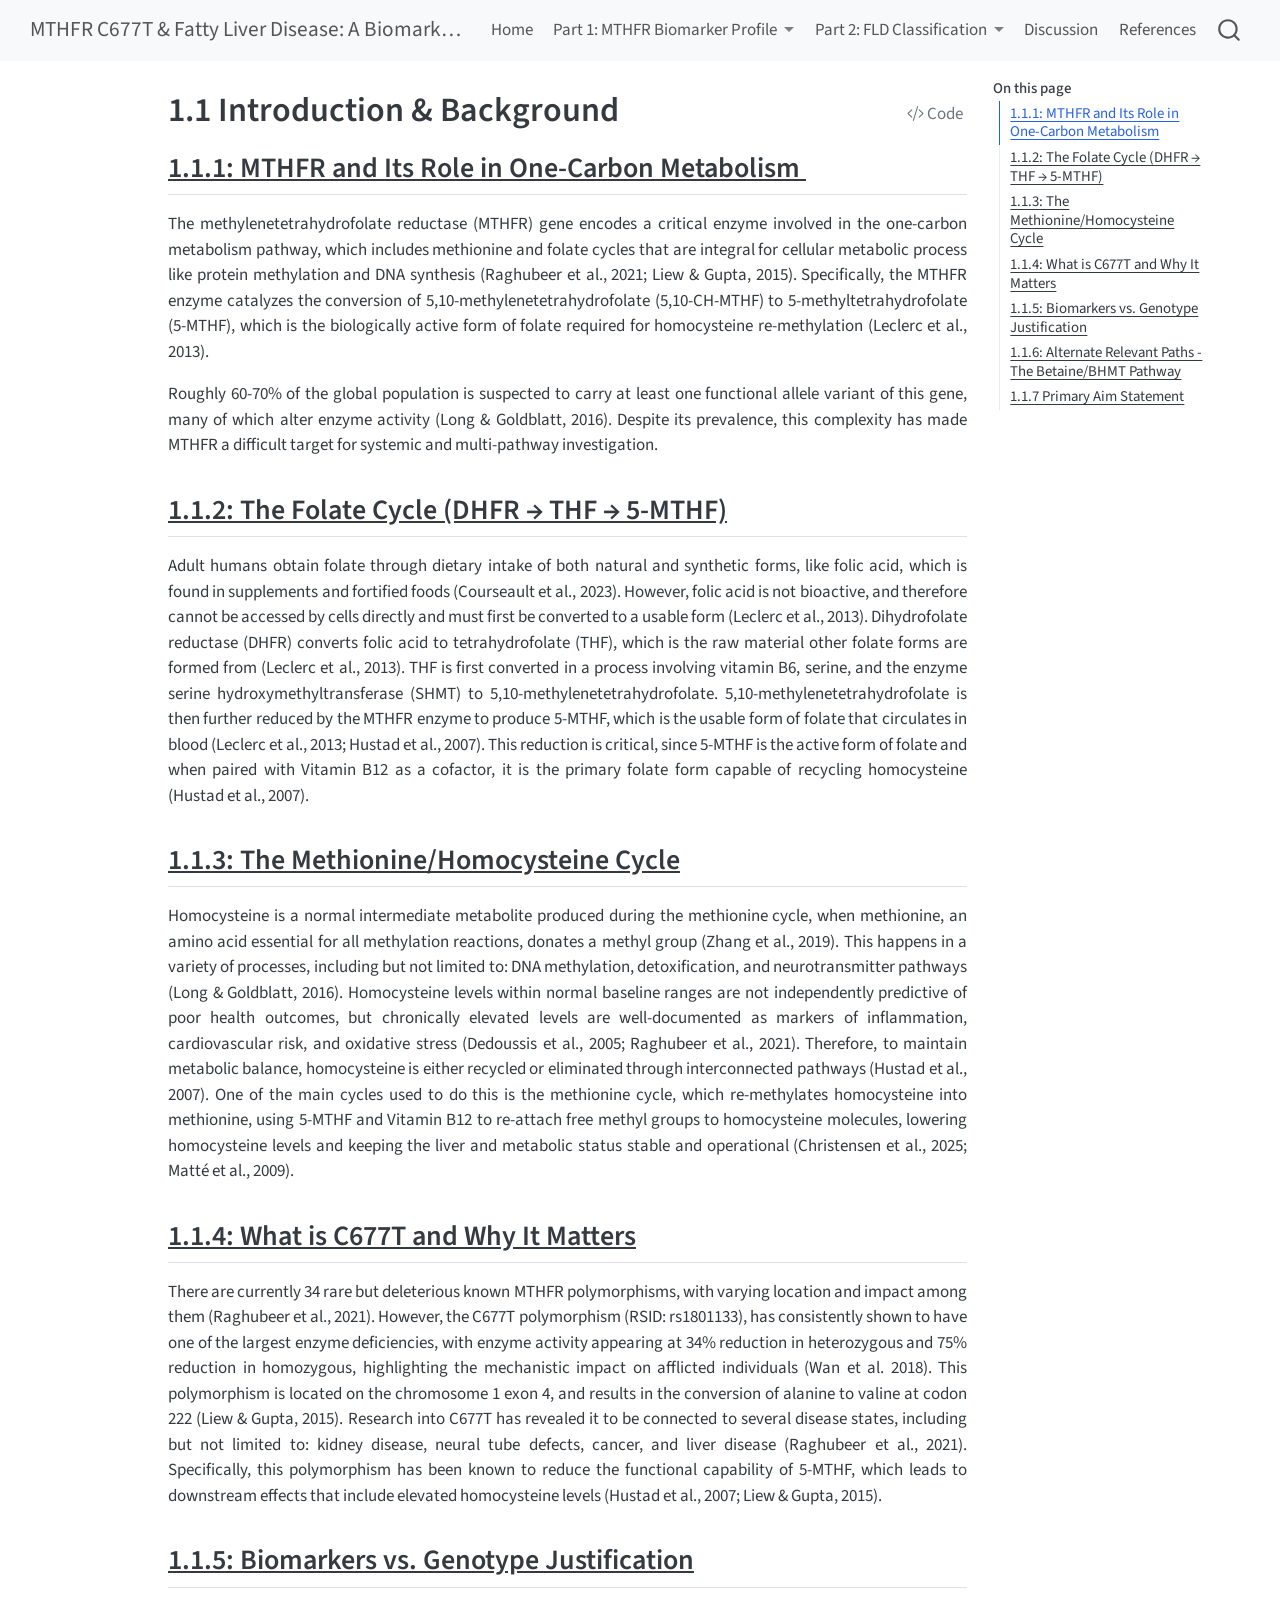
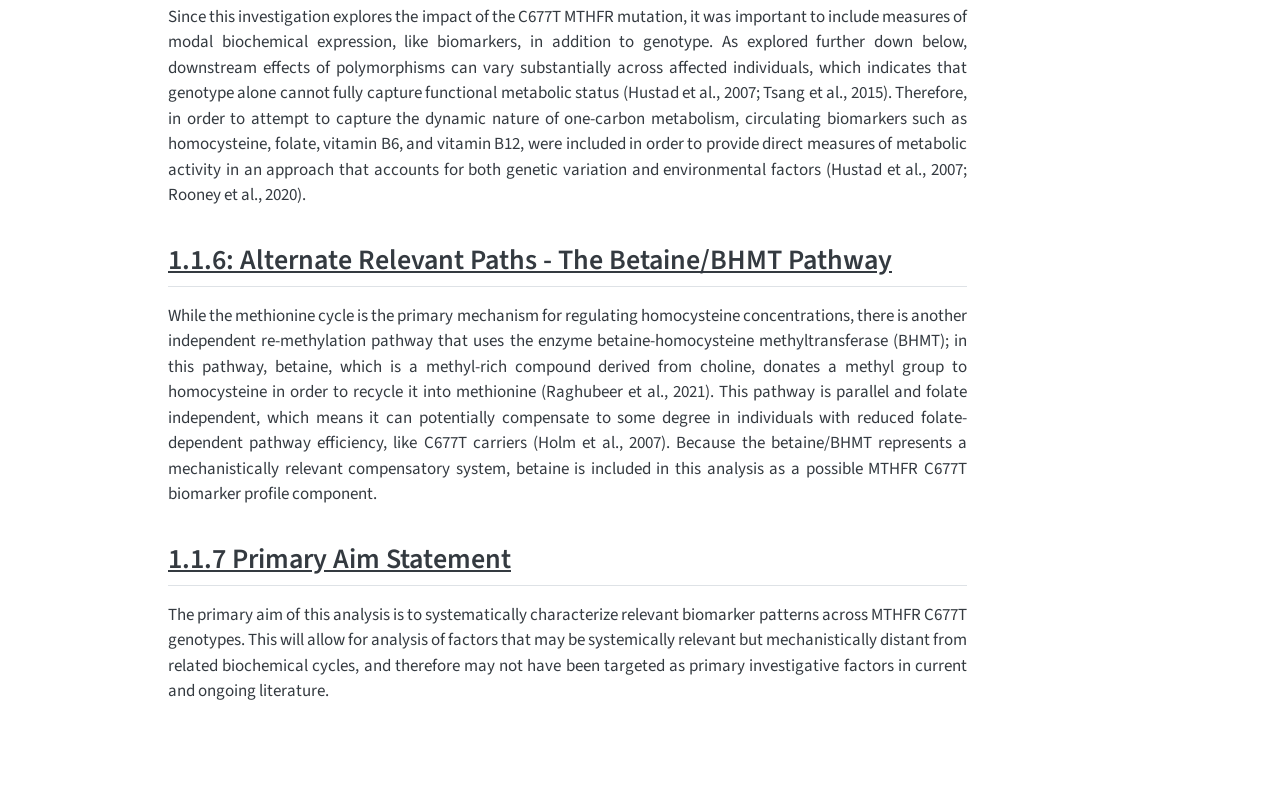
<file: docs/part1/background.html>
<!DOCTYPE html>
<html xmlns="http://www.w3.org/1999/xhtml" lang="en" xml:lang="en"><head>

<meta charset="utf-8">
<meta name="generator" content="quarto-1.6.42">

<meta name="viewport" content="width=device-width, initial-scale=1.0, user-scalable=yes">


<title>1.1 Introduction &amp; Background – MTHFR C677T &amp; Fatty Liver Disease: A Biomarker Analysis</title>
<style>
code{white-space: pre-wrap;}
span.smallcaps{font-variant: small-caps;}
div.columns{display: flex; gap: min(4vw, 1.5em);}
div.column{flex: auto; overflow-x: auto;}
div.hanging-indent{margin-left: 1.5em; text-indent: -1.5em;}
ul.task-list{list-style: none;}
ul.task-list li input[type="checkbox"] {
  width: 0.8em;
  margin: 0 0.8em 0.2em -1em; /* quarto-specific, see https://github.com/quarto-dev/quarto-cli/issues/4556 */ 
  vertical-align: middle;
}
/* CSS for syntax highlighting */
pre > code.sourceCode { white-space: pre; position: relative; }
pre > code.sourceCode > span { line-height: 1.25; }
pre > code.sourceCode > span:empty { height: 1.2em; }
.sourceCode { overflow: visible; }
code.sourceCode > span { color: inherit; text-decoration: inherit; }
div.sourceCode { margin: 1em 0; }
pre.sourceCode { margin: 0; }
@media screen {
div.sourceCode { overflow: auto; }
}
@media print {
pre > code.sourceCode { white-space: pre-wrap; }
pre > code.sourceCode > span { display: inline-block; text-indent: -5em; padding-left: 5em; }
}
pre.numberSource code
  { counter-reset: source-line 0; }
pre.numberSource code > span
  { position: relative; left: -4em; counter-increment: source-line; }
pre.numberSource code > span > a:first-child::before
  { content: counter(source-line);
    position: relative; left: -1em; text-align: right; vertical-align: baseline;
    border: none; display: inline-block;
    -webkit-touch-callout: none; -webkit-user-select: none;
    -khtml-user-select: none; -moz-user-select: none;
    -ms-user-select: none; user-select: none;
    padding: 0 4px; width: 4em;
  }
pre.numberSource { margin-left: 3em;  padding-left: 4px; }
div.sourceCode
  {   }
@media screen {
pre > code.sourceCode > span > a:first-child::before { text-decoration: underline; }
}
</style>


<script src="../site_libs/quarto-nav/quarto-nav.js"></script>
<script src="../site_libs/quarto-nav/headroom.min.js"></script>
<script src="../site_libs/clipboard/clipboard.min.js"></script>
<script src="../site_libs/quarto-search/autocomplete.umd.js"></script>
<script src="../site_libs/quarto-search/fuse.min.js"></script>
<script src="../site_libs/quarto-search/quarto-search.js"></script>
<meta name="quarto:offset" content="../">
<script src="../site_libs/quarto-html/quarto.js"></script>
<script src="../site_libs/quarto-html/popper.min.js"></script>
<script src="../site_libs/quarto-html/tippy.umd.min.js"></script>
<script src="../site_libs/quarto-html/anchor.min.js"></script>
<link href="../site_libs/quarto-html/tippy.css" rel="stylesheet">
<link href="../site_libs/quarto-html/quarto-syntax-highlighting-2f5df379a58b258e96c21c0638c20c03.css" rel="stylesheet" id="quarto-text-highlighting-styles">
<script src="../site_libs/bootstrap/bootstrap.min.js"></script>
<link href="../site_libs/bootstrap/bootstrap-icons.css" rel="stylesheet">
<link href="../site_libs/bootstrap/bootstrap-6bd9cfa162949bde0a231f530c97869d.min.css" rel="stylesheet" append-hash="true" id="quarto-bootstrap" data-mode="light">
<script id="quarto-search-options" type="application/json">{
  "location": "navbar",
  "copy-button": false,
  "collapse-after": 3,
  "panel-placement": "end",
  "type": "overlay",
  "limit": 50,
  "keyboard-shortcut": [
    "f",
    "/",
    "s"
  ],
  "show-item-context": false,
  "language": {
    "search-no-results-text": "No results",
    "search-matching-documents-text": "matching documents",
    "search-copy-link-title": "Copy link to search",
    "search-hide-matches-text": "Hide additional matches",
    "search-more-match-text": "more match in this document",
    "search-more-matches-text": "more matches in this document",
    "search-clear-button-title": "Clear",
    "search-text-placeholder": "",
    "search-detached-cancel-button-title": "Cancel",
    "search-submit-button-title": "Submit",
    "search-label": "Search"
  }
}</script>
<style>html{ scroll-behavior: smooth; }</style>


<link rel="stylesheet" href="../part2/styles.css">
</head>

<body class="nav-fixed">

<div id="quarto-search-results"></div>
  <header id="quarto-header" class="headroom fixed-top">
    <nav class="navbar navbar-expand-lg " data-bs-theme="dark">
      <div class="navbar-container container-fluid">
      <div class="navbar-brand-container mx-auto">
    <a class="navbar-brand" href="../index.html">
    <span class="navbar-title">MTHFR C677T &amp; Fatty Liver Disease: A Biomarker Analysis</span>
    </a>
  </div>
            <div id="quarto-search" class="" title="Search"></div>
          <button class="navbar-toggler" type="button" data-bs-toggle="collapse" data-bs-target="#navbarCollapse" aria-controls="navbarCollapse" role="menu" aria-expanded="false" aria-label="Toggle navigation" onclick="if (window.quartoToggleHeadroom) { window.quartoToggleHeadroom(); }">
  <span class="navbar-toggler-icon"></span>
</button>
          <div class="collapse navbar-collapse" id="navbarCollapse">
            <ul class="navbar-nav navbar-nav-scroll me-auto">
  <li class="nav-item">
    <a class="nav-link" href="../index.html"> 
<span class="menu-text">Home</span></a>
  </li>  
  <li class="nav-item dropdown ">
    <a class="nav-link dropdown-toggle" href="#" id="nav-menu-part-1-mthfr-biomarker-profile" role="link" data-bs-toggle="dropdown" aria-expanded="false">
 <span class="menu-text">Part 1: MTHFR Biomarker Profile</span>
    </a>
    <ul class="dropdown-menu" aria-labelledby="nav-menu-part-1-mthfr-biomarker-profile">    
        <li>
    <a class="dropdown-item" href="../part1/background.html">
 <span class="dropdown-text">1.1 Introduction &amp; Background</span></a>
  </li>  
        <li>
    <a class="dropdown-item" href="../part1/methods.html">
 <span class="dropdown-text">1.2 Methods</span></a>
  </li>  
        <li>
    <a class="dropdown-item" href="../part1/biomarker-analysis.html">
 <span class="dropdown-text">1.3 Biomarker Analysis</span></a>
  </li>  
        <li>
    <a class="dropdown-item" href="../part1/conclusions_discussion.html">
 <span class="dropdown-text">1.4 Synthesis &amp; Discussion</span></a>
  </li>  
    </ul>
  </li>
  <li class="nav-item dropdown ">
    <a class="nav-link dropdown-toggle" href="#" id="nav-menu-part-2-fld-classification" role="link" data-bs-toggle="dropdown" aria-expanded="false">
 <span class="menu-text">Part 2: FLD Classification</span>
    </a>
    <ul class="dropdown-menu" aria-labelledby="nav-menu-part-2-fld-classification">    
        <li>
    <a class="dropdown-item" href="../part2/data-preprocessing.html">
 <span class="dropdown-text">2.1 Data &amp; Preprocessing</span></a>
  </li>  
        <li>
    <a class="dropdown-item" href="../part2/machine-learning.html">
 <span class="dropdown-text">2.2 Machine Learning</span></a>
  </li>  
        <li>
    <a class="dropdown-item" href="../part2/visualization.html">
 <span class="dropdown-text">2.3 Visualization &amp; Analysis</span></a>
  </li>  
    </ul>
  </li>
  <li class="nav-item">
    <a class="nav-link" href="../discussion.html"> 
<span class="menu-text">Discussion</span></a>
  </li>  
  <li class="nav-item">
    <a class="nav-link" href="../references.html"> 
<span class="menu-text">References</span></a>
  </li>  
</ul>
          </div> <!-- /navcollapse -->
            <div class="quarto-navbar-tools">
</div>
      </div> <!-- /container-fluid -->
    </nav>
</header>
<!-- content -->
<div id="quarto-content" class="quarto-container page-columns page-rows-contents page-layout-article page-navbar">
<!-- sidebar -->
<!-- margin-sidebar -->
    <div id="quarto-margin-sidebar" class="sidebar margin-sidebar">
        <nav id="TOC" role="doc-toc" class="toc-active">
    <h2 id="toc-title">On this page</h2>
   
  <ul>
  <li><a href="#mthfr-and-its-role-in-one-carbon-metabolism" id="toc-mthfr-and-its-role-in-one-carbon-metabolism" class="nav-link active" data-scroll-target="#mthfr-and-its-role-in-one-carbon-metabolism"><u> 1.1.1: MTHFR and Its Role in One-Carbon Metabolism </u></a></li>
  <li><a href="#the-folate-cycle-dhfr-thf-5-mthf" id="toc-the-folate-cycle-dhfr-thf-5-mthf" class="nav-link" data-scroll-target="#the-folate-cycle-dhfr-thf-5-mthf"><u>1.1.2: The Folate Cycle (DHFR → THF → 5-MTHF)</u></a></li>
  <li><a href="#the-methioninehomocysteine-cycle" id="toc-the-methioninehomocysteine-cycle" class="nav-link" data-scroll-target="#the-methioninehomocysteine-cycle"><u>1.1.3: The Methionine/Homocysteine Cycle</u></a></li>
  <li><a href="#what-is-c677t-and-why-it-matters" id="toc-what-is-c677t-and-why-it-matters" class="nav-link" data-scroll-target="#what-is-c677t-and-why-it-matters"><u>1.1.4: What is C677T and Why It Matters</u></a></li>
  <li><a href="#biomarkers-vs.-genotype-justification" id="toc-biomarkers-vs.-genotype-justification" class="nav-link" data-scroll-target="#biomarkers-vs.-genotype-justification"><u>1.1.5: Biomarkers vs.&nbsp;Genotype Justification</u></a></li>
  <li><a href="#alternate-relevant-paths---the-betainebhmt-pathway" id="toc-alternate-relevant-paths---the-betainebhmt-pathway" class="nav-link" data-scroll-target="#alternate-relevant-paths---the-betainebhmt-pathway"><u>1.1.6: Alternate Relevant Paths - The Betaine/BHMT Pathway</u></a></li>
  <li><a href="#primary-aim-statement" id="toc-primary-aim-statement" class="nav-link" data-scroll-target="#primary-aim-statement"><u>1.1.7 Primary Aim Statement</u></a></li>
  </ul>
</nav>
    </div>
<!-- main -->
<main class="content" id="quarto-document-content">

<header id="title-block-header" class="quarto-title-block default">
<div class="quarto-title">
<div class="quarto-title-block"><div><h1 class="title">1.1 Introduction &amp; Background</h1><button type="button" class="btn code-tools-button" id="quarto-code-tools-source"><i class="bi"></i> Code</button></div></div>
</div>



<div class="quarto-title-meta">

    
  
    
  </div>
  


</header>


<section id="mthfr-and-its-role-in-one-carbon-metabolism" class="level2">
<h2 class="anchored" data-anchor-id="mthfr-and-its-role-in-one-carbon-metabolism"><u> 1.1.1: MTHFR and Its Role in One-Carbon Metabolism </u></h2>
<p>The methylenetetrahydrofolate reductase (MTHFR) gene encodes a critical enzyme involved in the one-carbon metabolism pathway, which includes methionine and folate cycles that are integral for cellular metabolic process like protein methylation and DNA synthesis (Raghubeer et al., 2021; Liew &amp; Gupta, 2015). Specifically, the MTHFR enzyme catalyzes the conversion of 5,10-methylenetetrahydrofolate (5,10-CH-MTHF) to 5-methyltetrahydrofolate (5-MTHF), which is the biologically active form of folate required for homocysteine re-methylation (Leclerc et al., 2013).</p>
<p>Roughly 60-70% of the global population is suspected to carry at least one functional allele variant of this gene, many of which alter enzyme activity (Long &amp; Goldblatt, 2016). Despite its prevalence, this complexity has made MTHFR a difficult target for systemic and multi-pathway investigation.</p>
</section>
<section id="the-folate-cycle-dhfr-thf-5-mthf" class="level2">
<h2 class="anchored" data-anchor-id="the-folate-cycle-dhfr-thf-5-mthf"><u>1.1.2: The Folate Cycle (DHFR → THF → 5-MTHF)</u></h2>
<p>Adult humans obtain folate through dietary intake of both natural and synthetic forms, like folic acid, which is found in supplements and fortified foods (Courseault et al., 2023). However, folic acid is not bioactive, and therefore cannot be accessed by cells directly and must first be converted to a usable form (Leclerc et al., 2013). Dihydrofolate reductase (DHFR) converts folic acid to tetrahydrofolate (THF), which is the raw material other folate forms are formed from (Leclerc et al., 2013). THF is first converted in a process involving vitamin B6, serine, and the enzyme serine hydroxymethyltransferase (SHMT) to 5,10-methylenetetrahydrofolate. 5,10-methylenetetrahydrofolate is then further reduced by the MTHFR enzyme to produce 5-MTHF, which is the usable form of folate that circulates in blood (Leclerc et al., 2013; Hustad et al., 2007). This reduction is critical, since 5-MTHF is the active form of folate and when paired with Vitamin B12 as a cofactor, it is the primary folate form capable of recycling homocysteine (Hustad et al., 2007).</p>
</section>
<section id="the-methioninehomocysteine-cycle" class="level2">
<h2 class="anchored" data-anchor-id="the-methioninehomocysteine-cycle"><u>1.1.3: The Methionine/Homocysteine Cycle</u></h2>
<p>Homocysteine is a normal intermediate metabolite produced during the methionine cycle, when methionine, an amino acid essential for all methylation reactions, donates a methyl group (Zhang et al., 2019). This happens in a variety of processes, including but not limited to: DNA methylation, detoxification, and neurotransmitter pathways (Long &amp; Goldblatt, 2016). Homocysteine levels within normal baseline ranges are not independently predictive of poor health outcomes, but chronically elevated levels are well-documented as markers of inflammation, cardiovascular risk, and oxidative stress (Dedoussis et al., 2005; Raghubeer et al., 2021). Therefore, to maintain metabolic balance, homocysteine is either recycled or eliminated through interconnected pathways (Hustad et al., 2007). One of the main cycles used to do this is the methionine cycle, which re-methylates homocysteine into methionine, using 5-MTHF and Vitamin B12 to re-attach free methyl groups to homocysteine molecules, lowering homocysteine levels and keeping the liver and metabolic status stable and operational (Christensen et al., 2025; Matté et al., 2009).</p>
</section>
<section id="what-is-c677t-and-why-it-matters" class="level2">
<h2 class="anchored" data-anchor-id="what-is-c677t-and-why-it-matters"><u>1.1.4: What is C677T and Why It Matters</u></h2>
<p>There are currently 34 rare but deleterious known MTHFR polymorphisms, with varying location and impact among them (Raghubeer et al., 2021). However, the C677T polymorphism (RSID: rs1801133), has consistently shown to have one of the largest enzyme deficiencies, with enzyme activity appearing at 34% reduction in heterozygous and 75% reduction in homozygous, highlighting the mechanistic impact on afflicted individuals (Wan et al.&nbsp;2018). This polymorphism is located on the chromosome 1 exon 4, and results in the conversion of alanine to valine at codon 222 (Liew &amp; Gupta, 2015). Research into C677T has revealed it to be connected to several disease states, including but not limited to: kidney disease, neural tube defects, cancer, and liver disease (Raghubeer et al., 2021). Specifically, this polymorphism has been known to reduce the functional capability of 5-MTHF, which leads to downstream effects that include elevated homocysteine levels (Hustad et al., 2007; Liew &amp; Gupta, 2015).</p>
</section>
<section id="biomarkers-vs.-genotype-justification" class="level2">
<h2 class="anchored" data-anchor-id="biomarkers-vs.-genotype-justification"><u>1.1.5: Biomarkers vs.&nbsp;Genotype Justification</u></h2>
<p>Since this investigation explores the impact of the C677T MTHFR mutation, it was important to include measures of modal biochemical expression, like biomarkers, in addition to genotype. As explored further down below, downstream effects of polymorphisms can vary substantially across affected individuals, which indicates that genotype alone cannot fully capture functional metabolic status (Hustad et al., 2007; Tsang et al., 2015). Therefore, in order to attempt to capture the dynamic nature of one-carbon metabolism, circulating biomarkers such as homocysteine, folate, vitamin B6, and vitamin B12, were included in order to provide direct measures of metabolic activity in an approach that accounts for both genetic variation and environmental factors (Hustad et al., 2007; Rooney et al., 2020).</p>
</section>
<section id="alternate-relevant-paths---the-betainebhmt-pathway" class="level2">
<h2 class="anchored" data-anchor-id="alternate-relevant-paths---the-betainebhmt-pathway"><u>1.1.6: Alternate Relevant Paths - The Betaine/BHMT Pathway</u></h2>
<p>While the methionine cycle is the primary mechanism for regulating homocysteine concentrations, there is another independent re-methylation pathway that uses the enzyme betaine-homocysteine methyltransferase (BHMT); in this pathway, betaine, which is a methyl-rich compound derived from choline, donates a methyl group to homocysteine in order to recycle it into methionine (Raghubeer et al., 2021). This pathway is parallel and folate independent, which means it can potentially compensate to some degree in individuals with reduced folate-dependent pathway efficiency, like C677T carriers (Holm et al., 2007). Because the betaine/BHMT represents a mechanistically relevant compensatory system, betaine is included in this analysis as a possible MTHFR C677T biomarker profile component.</p>
</section>
<section id="primary-aim-statement" class="level2">
<h2 class="anchored" data-anchor-id="primary-aim-statement"><u>1.1.7 Primary Aim Statement</u></h2>
<p>The primary aim of this analysis is to systematically characterize relevant biomarker patterns across MTHFR C677T genotypes. This will allow for analysis of factors that may be systemically relevant but mechanistically distant from related biochemical cycles, and therefore may not have been targeted as primary investigative factors in current and ongoing literature.</p>


<!-- -->

</section>

</main> <!-- /main -->
<script id="quarto-html-after-body" type="application/javascript">
window.document.addEventListener("DOMContentLoaded", function (event) {
  const toggleBodyColorMode = (bsSheetEl) => {
    const mode = bsSheetEl.getAttribute("data-mode");
    const bodyEl = window.document.querySelector("body");
    if (mode === "dark") {
      bodyEl.classList.add("quarto-dark");
      bodyEl.classList.remove("quarto-light");
    } else {
      bodyEl.classList.add("quarto-light");
      bodyEl.classList.remove("quarto-dark");
    }
  }
  const toggleBodyColorPrimary = () => {
    const bsSheetEl = window.document.querySelector("link#quarto-bootstrap");
    if (bsSheetEl) {
      toggleBodyColorMode(bsSheetEl);
    }
  }
  toggleBodyColorPrimary();  
  const icon = "";
  const anchorJS = new window.AnchorJS();
  anchorJS.options = {
    placement: 'right',
    icon: icon
  };
  anchorJS.add('.anchored');
  const isCodeAnnotation = (el) => {
    for (const clz of el.classList) {
      if (clz.startsWith('code-annotation-')) {                     
        return true;
      }
    }
    return false;
  }
  const onCopySuccess = function(e) {
    // button target
    const button = e.trigger;
    // don't keep focus
    button.blur();
    // flash "checked"
    button.classList.add('code-copy-button-checked');
    var currentTitle = button.getAttribute("title");
    button.setAttribute("title", "Copied!");
    let tooltip;
    if (window.bootstrap) {
      button.setAttribute("data-bs-toggle", "tooltip");
      button.setAttribute("data-bs-placement", "left");
      button.setAttribute("data-bs-title", "Copied!");
      tooltip = new bootstrap.Tooltip(button, 
        { trigger: "manual", 
          customClass: "code-copy-button-tooltip",
          offset: [0, -8]});
      tooltip.show();    
    }
    setTimeout(function() {
      if (tooltip) {
        tooltip.hide();
        button.removeAttribute("data-bs-title");
        button.removeAttribute("data-bs-toggle");
        button.removeAttribute("data-bs-placement");
      }
      button.setAttribute("title", currentTitle);
      button.classList.remove('code-copy-button-checked');
    }, 1000);
    // clear code selection
    e.clearSelection();
  }
  const getTextToCopy = function(trigger) {
      const codeEl = trigger.previousElementSibling.cloneNode(true);
      for (const childEl of codeEl.children) {
        if (isCodeAnnotation(childEl)) {
          childEl.remove();
        }
      }
      return codeEl.innerText;
  }
  const clipboard = new window.ClipboardJS('.code-copy-button:not([data-in-quarto-modal])', {
    text: getTextToCopy
  });
  clipboard.on('success', onCopySuccess);
  if (window.document.getElementById('quarto-embedded-source-code-modal')) {
    const clipboardModal = new window.ClipboardJS('.code-copy-button[data-in-quarto-modal]', {
      text: getTextToCopy,
      container: window.document.getElementById('quarto-embedded-source-code-modal')
    });
    clipboardModal.on('success', onCopySuccess);
  }
  const viewSource = window.document.getElementById('quarto-view-source') ||
                     window.document.getElementById('quarto-code-tools-source');
  if (viewSource) {
    const sourceUrl = viewSource.getAttribute("data-quarto-source-url");
    viewSource.addEventListener("click", function(e) {
      if (sourceUrl) {
        // rstudio viewer pane
        if (/\bcapabilities=\b/.test(window.location)) {
          window.open(sourceUrl);
        } else {
          window.location.href = sourceUrl;
        }
      } else {
        const modal = new bootstrap.Modal(document.getElementById('quarto-embedded-source-code-modal'));
        modal.show();
      }
      return false;
    });
  }
  function toggleCodeHandler(show) {
    return function(e) {
      const detailsSrc = window.document.querySelectorAll(".cell > details > .sourceCode");
      for (let i=0; i<detailsSrc.length; i++) {
        const details = detailsSrc[i].parentElement;
        if (show) {
          details.open = true;
        } else {
          details.removeAttribute("open");
        }
      }
      const cellCodeDivs = window.document.querySelectorAll(".cell > .sourceCode");
      const fromCls = show ? "hidden" : "unhidden";
      const toCls = show ? "unhidden" : "hidden";
      for (let i=0; i<cellCodeDivs.length; i++) {
        const codeDiv = cellCodeDivs[i];
        if (codeDiv.classList.contains(fromCls)) {
          codeDiv.classList.remove(fromCls);
          codeDiv.classList.add(toCls);
        } 
      }
      return false;
    }
  }
  const hideAllCode = window.document.getElementById("quarto-hide-all-code");
  if (hideAllCode) {
    hideAllCode.addEventListener("click", toggleCodeHandler(false));
  }
  const showAllCode = window.document.getElementById("quarto-show-all-code");
  if (showAllCode) {
    showAllCode.addEventListener("click", toggleCodeHandler(true));
  }
    var localhostRegex = new RegExp(/^(?:http|https):\/\/localhost\:?[0-9]*\//);
    var mailtoRegex = new RegExp(/^mailto:/);
      var filterRegex = new RegExp("https:\/\/colette-osiris\.github\.io\/mthfr-fld-capstone\/");
    var isInternal = (href) => {
        return filterRegex.test(href) || localhostRegex.test(href) || mailtoRegex.test(href);
    }
    // Inspect non-navigation links and adorn them if external
 	var links = window.document.querySelectorAll('a[href]:not(.nav-link):not(.navbar-brand):not(.toc-action):not(.sidebar-link):not(.sidebar-item-toggle):not(.pagination-link):not(.no-external):not([aria-hidden]):not(.dropdown-item):not(.quarto-navigation-tool):not(.about-link)');
    for (var i=0; i<links.length; i++) {
      const link = links[i];
      if (!isInternal(link.href)) {
        // undo the damage that might have been done by quarto-nav.js in the case of
        // links that we want to consider external
        if (link.dataset.originalHref !== undefined) {
          link.href = link.dataset.originalHref;
        }
      }
    }
  function tippyHover(el, contentFn, onTriggerFn, onUntriggerFn) {
    const config = {
      allowHTML: true,
      maxWidth: 500,
      delay: 100,
      arrow: false,
      appendTo: function(el) {
          return el.parentElement;
      },
      interactive: true,
      interactiveBorder: 10,
      theme: 'quarto',
      placement: 'bottom-start',
    };
    if (contentFn) {
      config.content = contentFn;
    }
    if (onTriggerFn) {
      config.onTrigger = onTriggerFn;
    }
    if (onUntriggerFn) {
      config.onUntrigger = onUntriggerFn;
    }
    window.tippy(el, config); 
  }
  const noterefs = window.document.querySelectorAll('a[role="doc-noteref"]');
  for (var i=0; i<noterefs.length; i++) {
    const ref = noterefs[i];
    tippyHover(ref, function() {
      // use id or data attribute instead here
      let href = ref.getAttribute('data-footnote-href') || ref.getAttribute('href');
      try { href = new URL(href).hash; } catch {}
      const id = href.replace(/^#\/?/, "");
      const note = window.document.getElementById(id);
      if (note) {
        return note.innerHTML;
      } else {
        return "";
      }
    });
  }
  const xrefs = window.document.querySelectorAll('a.quarto-xref');
  const processXRef = (id, note) => {
    // Strip column container classes
    const stripColumnClz = (el) => {
      el.classList.remove("page-full", "page-columns");
      if (el.children) {
        for (const child of el.children) {
          stripColumnClz(child);
        }
      }
    }
    stripColumnClz(note)
    if (id === null || id.startsWith('sec-')) {
      // Special case sections, only their first couple elements
      const container = document.createElement("div");
      if (note.children && note.children.length > 2) {
        container.appendChild(note.children[0].cloneNode(true));
        for (let i = 1; i < note.children.length; i++) {
          const child = note.children[i];
          if (child.tagName === "P" && child.innerText === "") {
            continue;
          } else {
            container.appendChild(child.cloneNode(true));
            break;
          }
        }
        if (window.Quarto?.typesetMath) {
          window.Quarto.typesetMath(container);
        }
        return container.innerHTML
      } else {
        if (window.Quarto?.typesetMath) {
          window.Quarto.typesetMath(note);
        }
        return note.innerHTML;
      }
    } else {
      // Remove any anchor links if they are present
      const anchorLink = note.querySelector('a.anchorjs-link');
      if (anchorLink) {
        anchorLink.remove();
      }
      if (window.Quarto?.typesetMath) {
        window.Quarto.typesetMath(note);
      }
      if (note.classList.contains("callout")) {
        return note.outerHTML;
      } else {
        return note.innerHTML;
      }
    }
  }
  for (var i=0; i<xrefs.length; i++) {
    const xref = xrefs[i];
    tippyHover(xref, undefined, function(instance) {
      instance.disable();
      let url = xref.getAttribute('href');
      let hash = undefined; 
      if (url.startsWith('#')) {
        hash = url;
      } else {
        try { hash = new URL(url).hash; } catch {}
      }
      if (hash) {
        const id = hash.replace(/^#\/?/, "");
        const note = window.document.getElementById(id);
        if (note !== null) {
          try {
            const html = processXRef(id, note.cloneNode(true));
            instance.setContent(html);
          } finally {
            instance.enable();
            instance.show();
          }
        } else {
          // See if we can fetch this
          fetch(url.split('#')[0])
          .then(res => res.text())
          .then(html => {
            const parser = new DOMParser();
            const htmlDoc = parser.parseFromString(html, "text/html");
            const note = htmlDoc.getElementById(id);
            if (note !== null) {
              const html = processXRef(id, note);
              instance.setContent(html);
            } 
          }).finally(() => {
            instance.enable();
            instance.show();
          });
        }
      } else {
        // See if we can fetch a full url (with no hash to target)
        // This is a special case and we should probably do some content thinning / targeting
        fetch(url)
        .then(res => res.text())
        .then(html => {
          const parser = new DOMParser();
          const htmlDoc = parser.parseFromString(html, "text/html");
          const note = htmlDoc.querySelector('main.content');
          if (note !== null) {
            // This should only happen for chapter cross references
            // (since there is no id in the URL)
            // remove the first header
            if (note.children.length > 0 && note.children[0].tagName === "HEADER") {
              note.children[0].remove();
            }
            const html = processXRef(null, note);
            instance.setContent(html);
          } 
        }).finally(() => {
          instance.enable();
          instance.show();
        });
      }
    }, function(instance) {
    });
  }
      let selectedAnnoteEl;
      const selectorForAnnotation = ( cell, annotation) => {
        let cellAttr = 'data-code-cell="' + cell + '"';
        let lineAttr = 'data-code-annotation="' +  annotation + '"';
        const selector = 'span[' + cellAttr + '][' + lineAttr + ']';
        return selector;
      }
      const selectCodeLines = (annoteEl) => {
        const doc = window.document;
        const targetCell = annoteEl.getAttribute("data-target-cell");
        const targetAnnotation = annoteEl.getAttribute("data-target-annotation");
        const annoteSpan = window.document.querySelector(selectorForAnnotation(targetCell, targetAnnotation));
        const lines = annoteSpan.getAttribute("data-code-lines").split(",");
        const lineIds = lines.map((line) => {
          return targetCell + "-" + line;
        })
        let top = null;
        let height = null;
        let parent = null;
        if (lineIds.length > 0) {
            //compute the position of the single el (top and bottom and make a div)
            const el = window.document.getElementById(lineIds[0]);
            top = el.offsetTop;
            height = el.offsetHeight;
            parent = el.parentElement.parentElement;
          if (lineIds.length > 1) {
            const lastEl = window.document.getElementById(lineIds[lineIds.length - 1]);
            const bottom = lastEl.offsetTop + lastEl.offsetHeight;
            height = bottom - top;
          }
          if (top !== null && height !== null && parent !== null) {
            // cook up a div (if necessary) and position it 
            let div = window.document.getElementById("code-annotation-line-highlight");
            if (div === null) {
              div = window.document.createElement("div");
              div.setAttribute("id", "code-annotation-line-highlight");
              div.style.position = 'absolute';
              parent.appendChild(div);
            }
            div.style.top = top - 2 + "px";
            div.style.height = height + 4 + "px";
            div.style.left = 0;
            let gutterDiv = window.document.getElementById("code-annotation-line-highlight-gutter");
            if (gutterDiv === null) {
              gutterDiv = window.document.createElement("div");
              gutterDiv.setAttribute("id", "code-annotation-line-highlight-gutter");
              gutterDiv.style.position = 'absolute';
              const codeCell = window.document.getElementById(targetCell);
              const gutter = codeCell.querySelector('.code-annotation-gutter');
              gutter.appendChild(gutterDiv);
            }
            gutterDiv.style.top = top - 2 + "px";
            gutterDiv.style.height = height + 4 + "px";
          }
          selectedAnnoteEl = annoteEl;
        }
      };
      const unselectCodeLines = () => {
        const elementsIds = ["code-annotation-line-highlight", "code-annotation-line-highlight-gutter"];
        elementsIds.forEach((elId) => {
          const div = window.document.getElementById(elId);
          if (div) {
            div.remove();
          }
        });
        selectedAnnoteEl = undefined;
      };
        // Handle positioning of the toggle
    window.addEventListener(
      "resize",
      throttle(() => {
        elRect = undefined;
        if (selectedAnnoteEl) {
          selectCodeLines(selectedAnnoteEl);
        }
      }, 10)
    );
    function throttle(fn, ms) {
    let throttle = false;
    let timer;
      return (...args) => {
        if(!throttle) { // first call gets through
            fn.apply(this, args);
            throttle = true;
        } else { // all the others get throttled
            if(timer) clearTimeout(timer); // cancel #2
            timer = setTimeout(() => {
              fn.apply(this, args);
              timer = throttle = false;
            }, ms);
        }
      };
    }
      // Attach click handler to the DT
      const annoteDls = window.document.querySelectorAll('dt[data-target-cell]');
      for (const annoteDlNode of annoteDls) {
        annoteDlNode.addEventListener('click', (event) => {
          const clickedEl = event.target;
          if (clickedEl !== selectedAnnoteEl) {
            unselectCodeLines();
            const activeEl = window.document.querySelector('dt[data-target-cell].code-annotation-active');
            if (activeEl) {
              activeEl.classList.remove('code-annotation-active');
            }
            selectCodeLines(clickedEl);
            clickedEl.classList.add('code-annotation-active');
          } else {
            // Unselect the line
            unselectCodeLines();
            clickedEl.classList.remove('code-annotation-active');
          }
        });
      }
  const findCites = (el) => {
    const parentEl = el.parentElement;
    if (parentEl) {
      const cites = parentEl.dataset.cites;
      if (cites) {
        return {
          el,
          cites: cites.split(' ')
        };
      } else {
        return findCites(el.parentElement)
      }
    } else {
      return undefined;
    }
  };
  var bibliorefs = window.document.querySelectorAll('a[role="doc-biblioref"]');
  for (var i=0; i<bibliorefs.length; i++) {
    const ref = bibliorefs[i];
    const citeInfo = findCites(ref);
    if (citeInfo) {
      tippyHover(citeInfo.el, function() {
        var popup = window.document.createElement('div');
        citeInfo.cites.forEach(function(cite) {
          var citeDiv = window.document.createElement('div');
          citeDiv.classList.add('hanging-indent');
          citeDiv.classList.add('csl-entry');
          var biblioDiv = window.document.getElementById('ref-' + cite);
          if (biblioDiv) {
            citeDiv.innerHTML = biblioDiv.innerHTML;
          }
          popup.appendChild(citeDiv);
        });
        return popup.innerHTML;
      });
    }
  }
});
</script><div class="modal fade" id="quarto-embedded-source-code-modal" tabindex="-1" aria-labelledby="quarto-embedded-source-code-modal-label" aria-hidden="true"><div class="modal-dialog modal-dialog-scrollable"><div class="modal-content"><div class="modal-header"><h5 class="modal-title" id="quarto-embedded-source-code-modal-label">Source Code</h5><button class="btn-close" data-bs-dismiss="modal"></button></div><div class="modal-body"><div class="">
<div class="sourceCode" id="cb1" data-shortcodes="false"><pre class="sourceCode markdown code-with-copy"><code class="sourceCode markdown"><span id="cb1-1"><a href="#cb1-1" aria-hidden="true" tabindex="-1"></a><span class="co">---</span></span>
<span id="cb1-2"><a href="#cb1-2" aria-hidden="true" tabindex="-1"></a><span class="an">title:</span><span class="co"> "1.1 Introduction &amp; Background"</span></span>
<span id="cb1-3"><a href="#cb1-3" aria-hidden="true" tabindex="-1"></a><span class="an">engine:</span><span class="co"> knitr</span></span>
<span id="cb1-4"><a href="#cb1-4" aria-hidden="true" tabindex="-1"></a><span class="co">---</span></span>
<span id="cb1-5"><a href="#cb1-5" aria-hidden="true" tabindex="-1"></a></span>
<span id="cb1-6"><a href="#cb1-6" aria-hidden="true" tabindex="-1"></a><span class="fu">## &lt;u&gt; 1.1.1: MTHFR and Its Role in One-Carbon Metabolism &lt;/u&gt;</span></span>
<span id="cb1-7"><a href="#cb1-7" aria-hidden="true" tabindex="-1"></a></span>
<span id="cb1-8"><a href="#cb1-8" aria-hidden="true" tabindex="-1"></a>The methylenetetrahydrofolate reductase (MTHFR) gene encodes a critical enzyme involved in the one-carbon metabolism pathway, which includes methionine and folate cycles that are integral for cellular metabolic process like protein methylation and DNA synthesis (Raghubeer et al., 2021; Liew &amp; Gupta, 2015). Specifically, the MTHFR enzyme catalyzes the conversion of  5,10-methylenetetrahydrofolate (5,10-CH-MTHF) to 5-methyltetrahydrofolate (5-MTHF), which is the biologically active form of folate required for homocysteine re-methylation (Leclerc et al., 2013). </span>
<span id="cb1-9"><a href="#cb1-9" aria-hidden="true" tabindex="-1"></a></span>
<span id="cb1-10"><a href="#cb1-10" aria-hidden="true" tabindex="-1"></a>Roughly 60-70% of the global population is suspected to carry at least one functional allele variant of this gene, many of which alter enzyme activity (Long &amp; Goldblatt, 2016). Despite its prevalence, this complexity has made MTHFR a difficult target for systemic and multi-pathway investigation. </span>
<span id="cb1-11"><a href="#cb1-11" aria-hidden="true" tabindex="-1"></a></span>
<span id="cb1-12"><a href="#cb1-12" aria-hidden="true" tabindex="-1"></a><span class="fu">## &lt;u&gt;1.1.2: The Folate Cycle (DHFR → THF → 5-MTHF)&lt;/u&gt;</span></span>
<span id="cb1-13"><a href="#cb1-13" aria-hidden="true" tabindex="-1"></a></span>
<span id="cb1-14"><a href="#cb1-14" aria-hidden="true" tabindex="-1"></a>Adult humans obtain folate through dietary intake of both natural and synthetic forms, like folic acid, which is found in supplements and fortified foods (Courseault et al., 2023). However, folic acid is not bioactive, and therefore cannot be accessed by cells directly and must first be converted to a usable form (Leclerc et al., 2013). Dihydrofolate reductase (DHFR) converts folic acid to tetrahydrofolate (THF),  which is the raw material other folate forms are formed from (Leclerc et al., 2013). THF is first converted in a process involving vitamin B6, serine, and the enzyme serine hydroxymethyltransferase (SHMT) to 5,10-methylenetetrahydrofolate. 5,10-methylenetetrahydrofolate is then further reduced by the MTHFR enzyme to produce 5-MTHF, which is the usable form of folate that circulates in blood (Leclerc et al., 2013; Hustad et al., 2007).  This reduction is critical, since 5-MTHF is the active form of folate and when paired with Vitamin B12 as a cofactor, it is the primary folate form capable of recycling homocysteine (Hustad et al., 2007). </span>
<span id="cb1-15"><a href="#cb1-15" aria-hidden="true" tabindex="-1"></a></span>
<span id="cb1-16"><a href="#cb1-16" aria-hidden="true" tabindex="-1"></a><span class="fu">## &lt;u&gt;1.1.3: The Methionine/Homocysteine Cycle&lt;/u&gt;</span></span>
<span id="cb1-17"><a href="#cb1-17" aria-hidden="true" tabindex="-1"></a></span>
<span id="cb1-18"><a href="#cb1-18" aria-hidden="true" tabindex="-1"></a>Homocysteine is a normal intermediate metabolite produced during the methionine cycle, when methionine, an amino acid essential for all methylation reactions, donates a methyl group (Zhang et al., 2019). This happens in a variety of processes, including but not limited to: DNA methylation, detoxification, and neurotransmitter pathways (Long &amp; Goldblatt, 2016). Homocysteine levels within normal baseline ranges are not independently predictive of poor health outcomes, but chronically elevated levels are well-documented as markers of inflammation, cardiovascular risk, and oxidative stress (Dedoussis et al., 2005; Raghubeer et al., 2021). Therefore, to maintain metabolic balance, homocysteine is either recycled or eliminated through interconnected pathways (Hustad et al., 2007). One of the main cycles used to do this is the methionine cycle, which re-methylates homocysteine into methionine, using 5-MTHF and Vitamin B12 to re-attach free methyl groups to homocysteine molecules, lowering homocysteine levels and keeping the liver and metabolic status stable and operational (Christensen et al., 2025; Matté et al., 2009).</span>
<span id="cb1-19"><a href="#cb1-19" aria-hidden="true" tabindex="-1"></a></span>
<span id="cb1-20"><a href="#cb1-20" aria-hidden="true" tabindex="-1"></a><span class="fu">## &lt;u&gt;1.1.4: What is C677T and Why It Matters&lt;/u&gt;</span></span>
<span id="cb1-21"><a href="#cb1-21" aria-hidden="true" tabindex="-1"></a></span>
<span id="cb1-22"><a href="#cb1-22" aria-hidden="true" tabindex="-1"></a>There are currently 34 rare but deleterious known MTHFR polymorphisms, with varying location and impact among them (Raghubeer et al., 2021). However, the C677T polymorphism (RSID: rs1801133), has consistently shown to have one of the largest  enzyme deficiencies, with enzyme activity appearing at 34% reduction in heterozygous  and 75% reduction in homozygous, highlighting the mechanistic impact on afflicted individuals (Wan et al. 2018). This polymorphism is located on the chromosome 1 exon 4, and results in the conversion of alanine to valine at codon 222 (Liew &amp; Gupta, 2015). Research into C677T has revealed it to be connected to several disease states, including but not limited to: kidney disease, neural tube defects, cancer, and liver disease (Raghubeer et al., 2021). Specifically, this polymorphism has been known to reduce the functional capability of 5-MTHF, which leads to downstream effects that include elevated homocysteine levels (Hustad et al., 2007; Liew &amp; Gupta, 2015).</span>
<span id="cb1-23"><a href="#cb1-23" aria-hidden="true" tabindex="-1"></a></span>
<span id="cb1-24"><a href="#cb1-24" aria-hidden="true" tabindex="-1"></a><span class="fu">## &lt;u&gt;1.1.5: Biomarkers vs. Genotype Justification&lt;/u&gt;</span></span>
<span id="cb1-25"><a href="#cb1-25" aria-hidden="true" tabindex="-1"></a></span>
<span id="cb1-26"><a href="#cb1-26" aria-hidden="true" tabindex="-1"></a>Since this investigation explores the impact of the C677T MTHFR mutation, it was important to include measures of modal biochemical expression, like biomarkers, in addition to genotype. As explored further down below, downstream effects of polymorphisms can vary substantially across affected individuals, which indicates that genotype alone cannot fully capture functional metabolic status (Hustad et al., 2007; Tsang et al., 2015). Therefore, in order to attempt to capture the dynamic nature of one-carbon metabolism, circulating biomarkers such as homocysteine, folate, vitamin B6, and vitamin B12, were included in order to provide direct measures of metabolic activity in an approach that accounts for both genetic variation and environmental factors (Hustad et al., 2007; Rooney et al., 2020). </span>
<span id="cb1-27"><a href="#cb1-27" aria-hidden="true" tabindex="-1"></a></span>
<span id="cb1-28"><a href="#cb1-28" aria-hidden="true" tabindex="-1"></a></span>
<span id="cb1-29"><a href="#cb1-29" aria-hidden="true" tabindex="-1"></a><span class="fu">## &lt;u&gt;1.1.6: Alternate Relevant Paths - The Betaine/BHMT Pathway&lt;/u&gt;</span></span>
<span id="cb1-30"><a href="#cb1-30" aria-hidden="true" tabindex="-1"></a></span>
<span id="cb1-31"><a href="#cb1-31" aria-hidden="true" tabindex="-1"></a></span>
<span id="cb1-32"><a href="#cb1-32" aria-hidden="true" tabindex="-1"></a>While the methionine cycle is the primary mechanism for regulating homocysteine concentrations, there is another independent re-methylation pathway that uses the enzyme betaine-homocysteine methyltransferase (BHMT); in this pathway, betaine, which is a methyl-rich compound derived from choline, donates a methyl group to homocysteine in order to recycle it into methionine (Raghubeer et al., 2021). This pathway is parallel and folate independent, which means it can potentially compensate to some degree in individuals with reduced folate-dependent pathway efficiency, like C677T carriers (Holm et al., 2007). Because the betaine/BHMT represents a mechanistically relevant compensatory system, betaine is included in this analysis as a possible MTHFR C677T biomarker profile component. </span>
<span id="cb1-33"><a href="#cb1-33" aria-hidden="true" tabindex="-1"></a></span>
<span id="cb1-34"><a href="#cb1-34" aria-hidden="true" tabindex="-1"></a><span class="fu">## &lt;u&gt;1.1.7 Primary Aim Statement&lt;/u&gt;</span></span>
<span id="cb1-35"><a href="#cb1-35" aria-hidden="true" tabindex="-1"></a></span>
<span id="cb1-36"><a href="#cb1-36" aria-hidden="true" tabindex="-1"></a>The primary aim of this analysis is to systematically characterize relevant biomarker patterns across MTHFR C677T genotypes. This will allow for analysis of factors that may be systemically relevant but mechanistically distant from related biochemical cycles, and therefore may not have been targeted as primary investigative factors in current and ongoing literature. </span></code><button title="Copy to Clipboard" class="code-copy-button" data-in-quarto-modal=""><i class="bi"></i></button></pre></div>
</div></div></div></div></div>
</div> <!-- /content -->




<script src="../site_libs/quarto-html/zenscroll-min.js"></script>
</body></html>
</file>
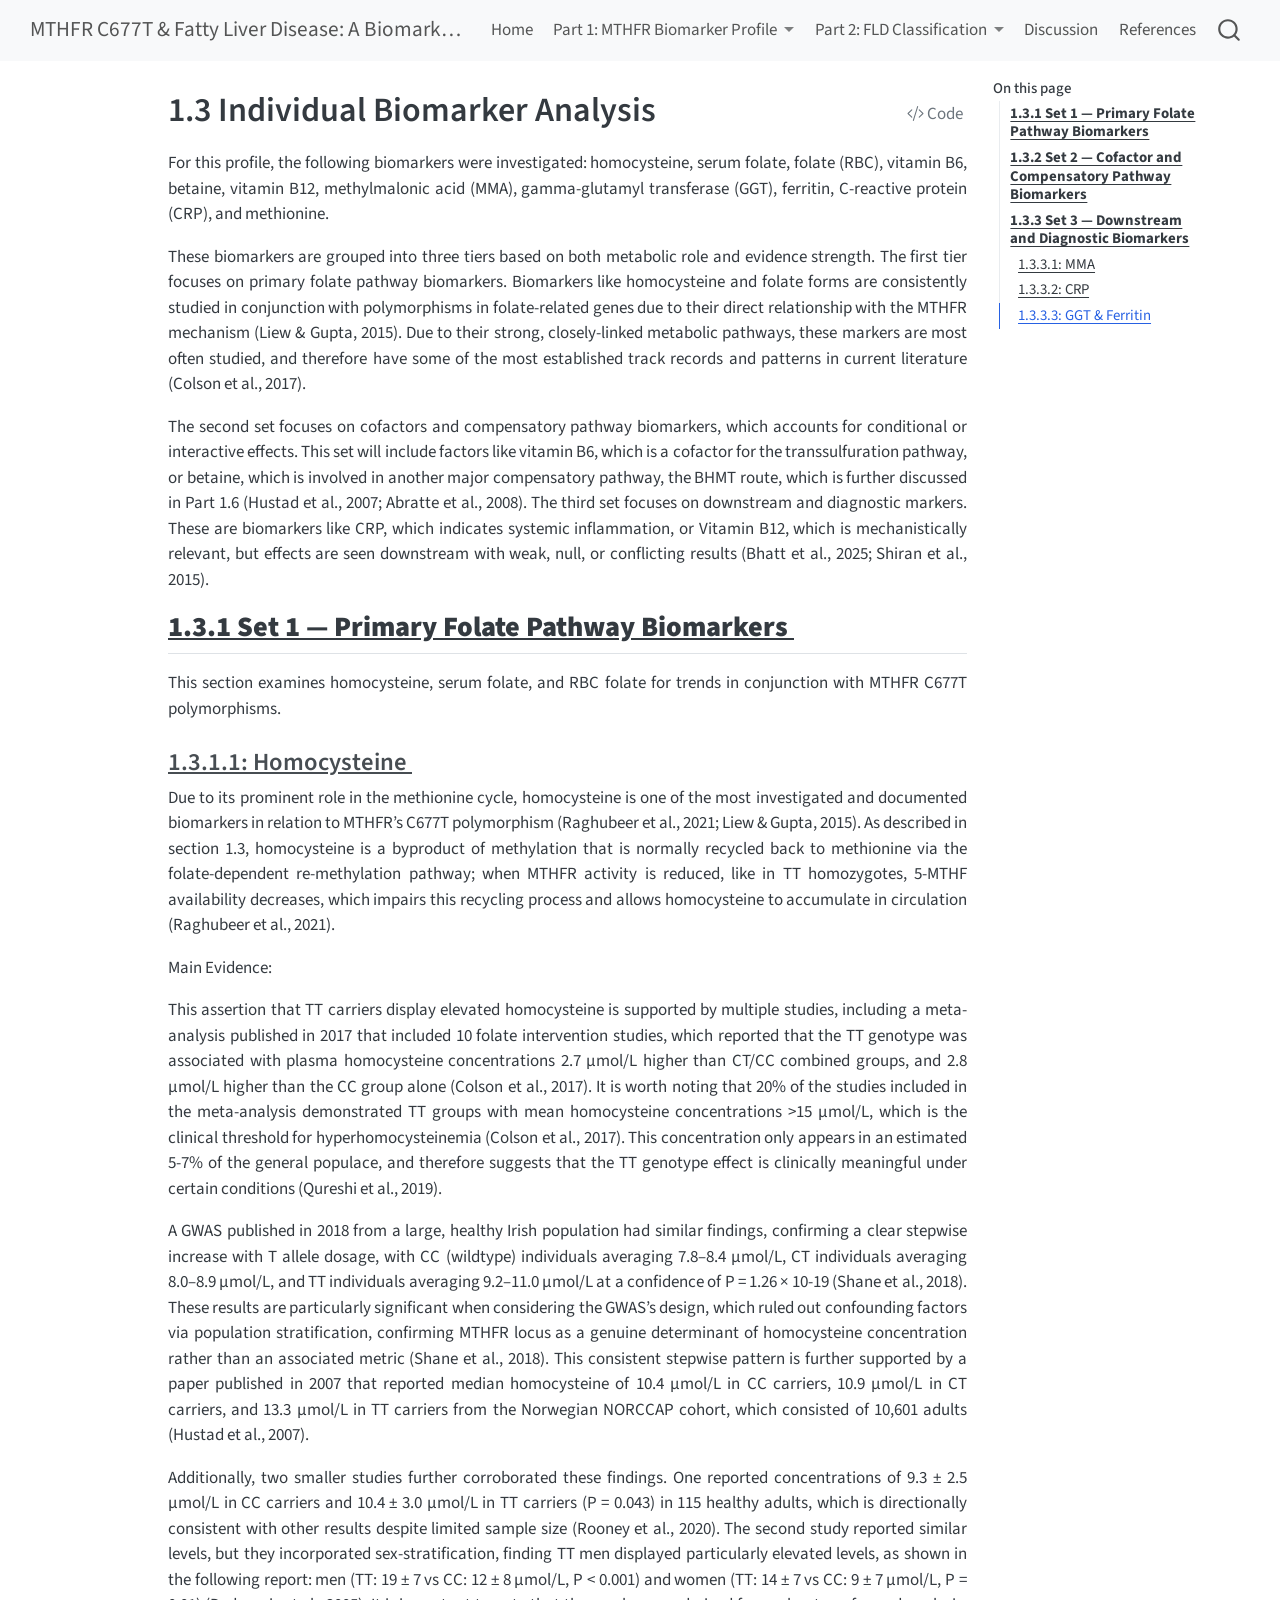
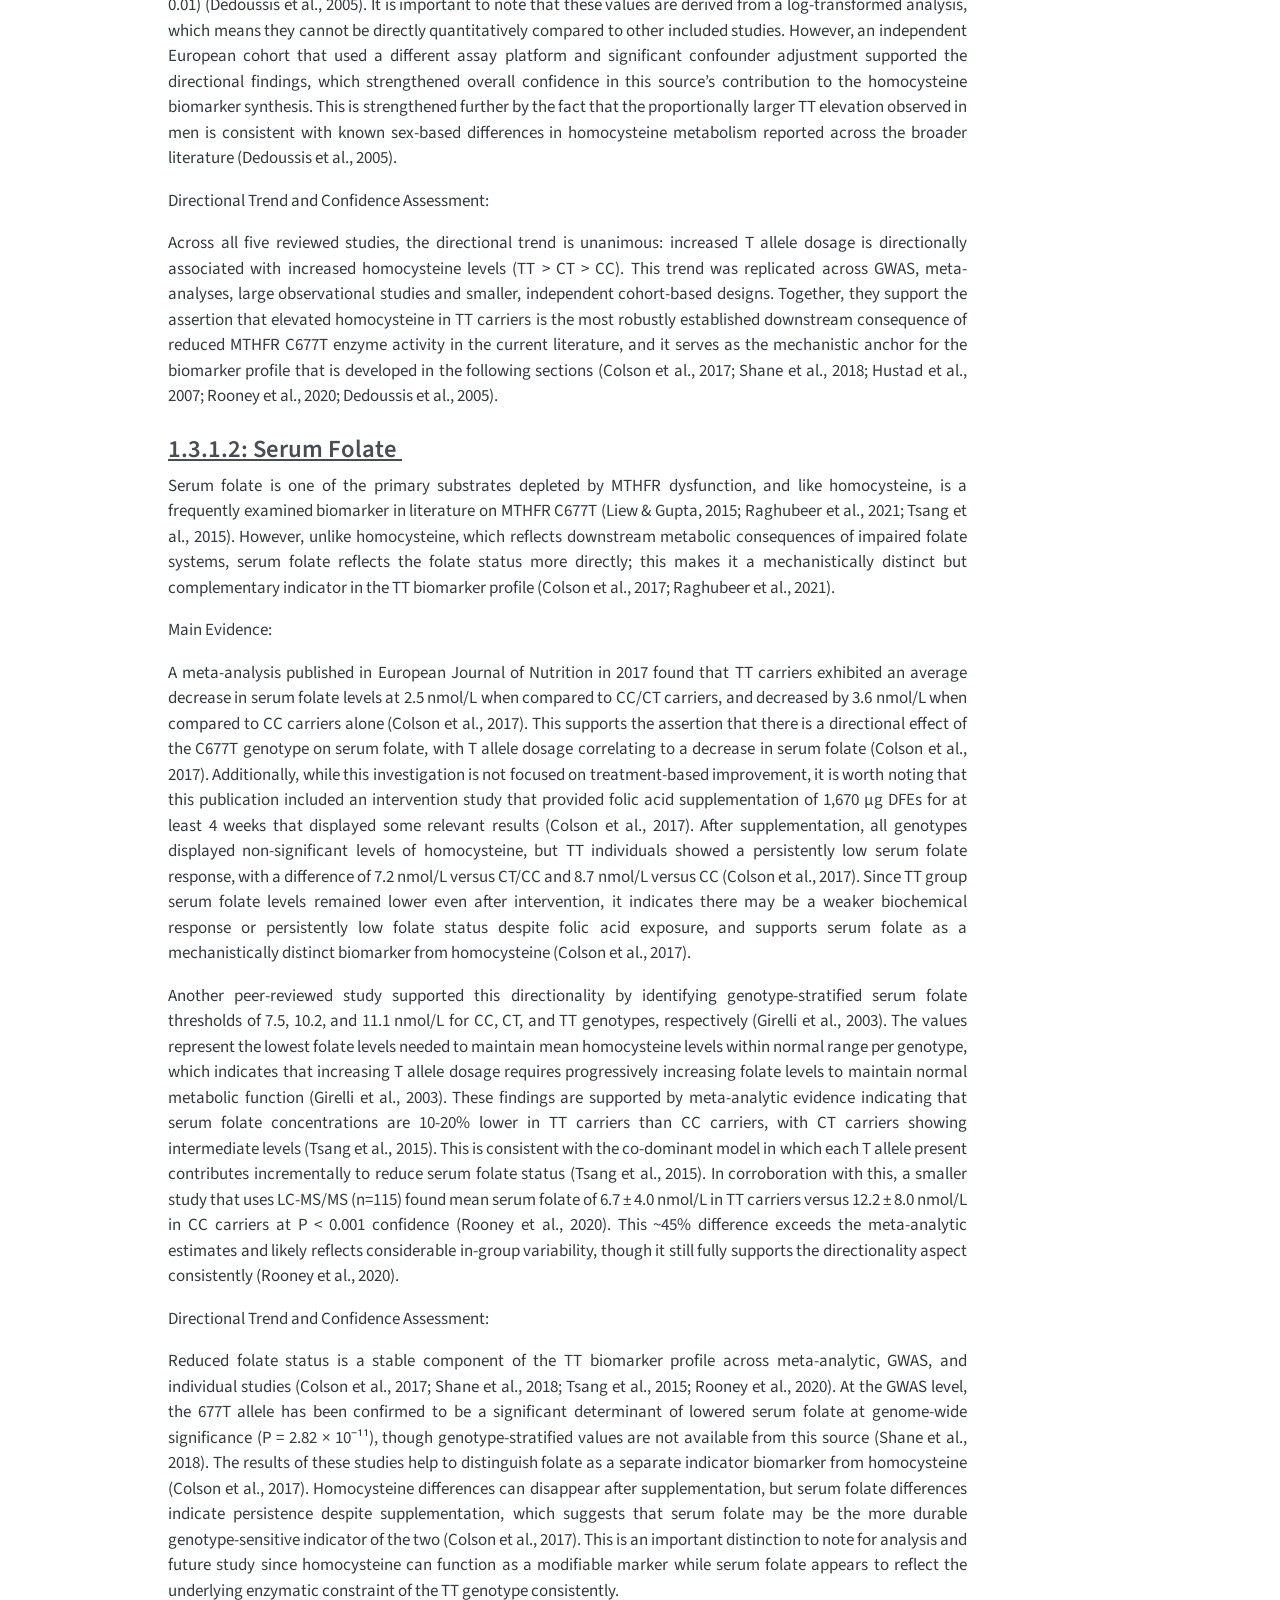
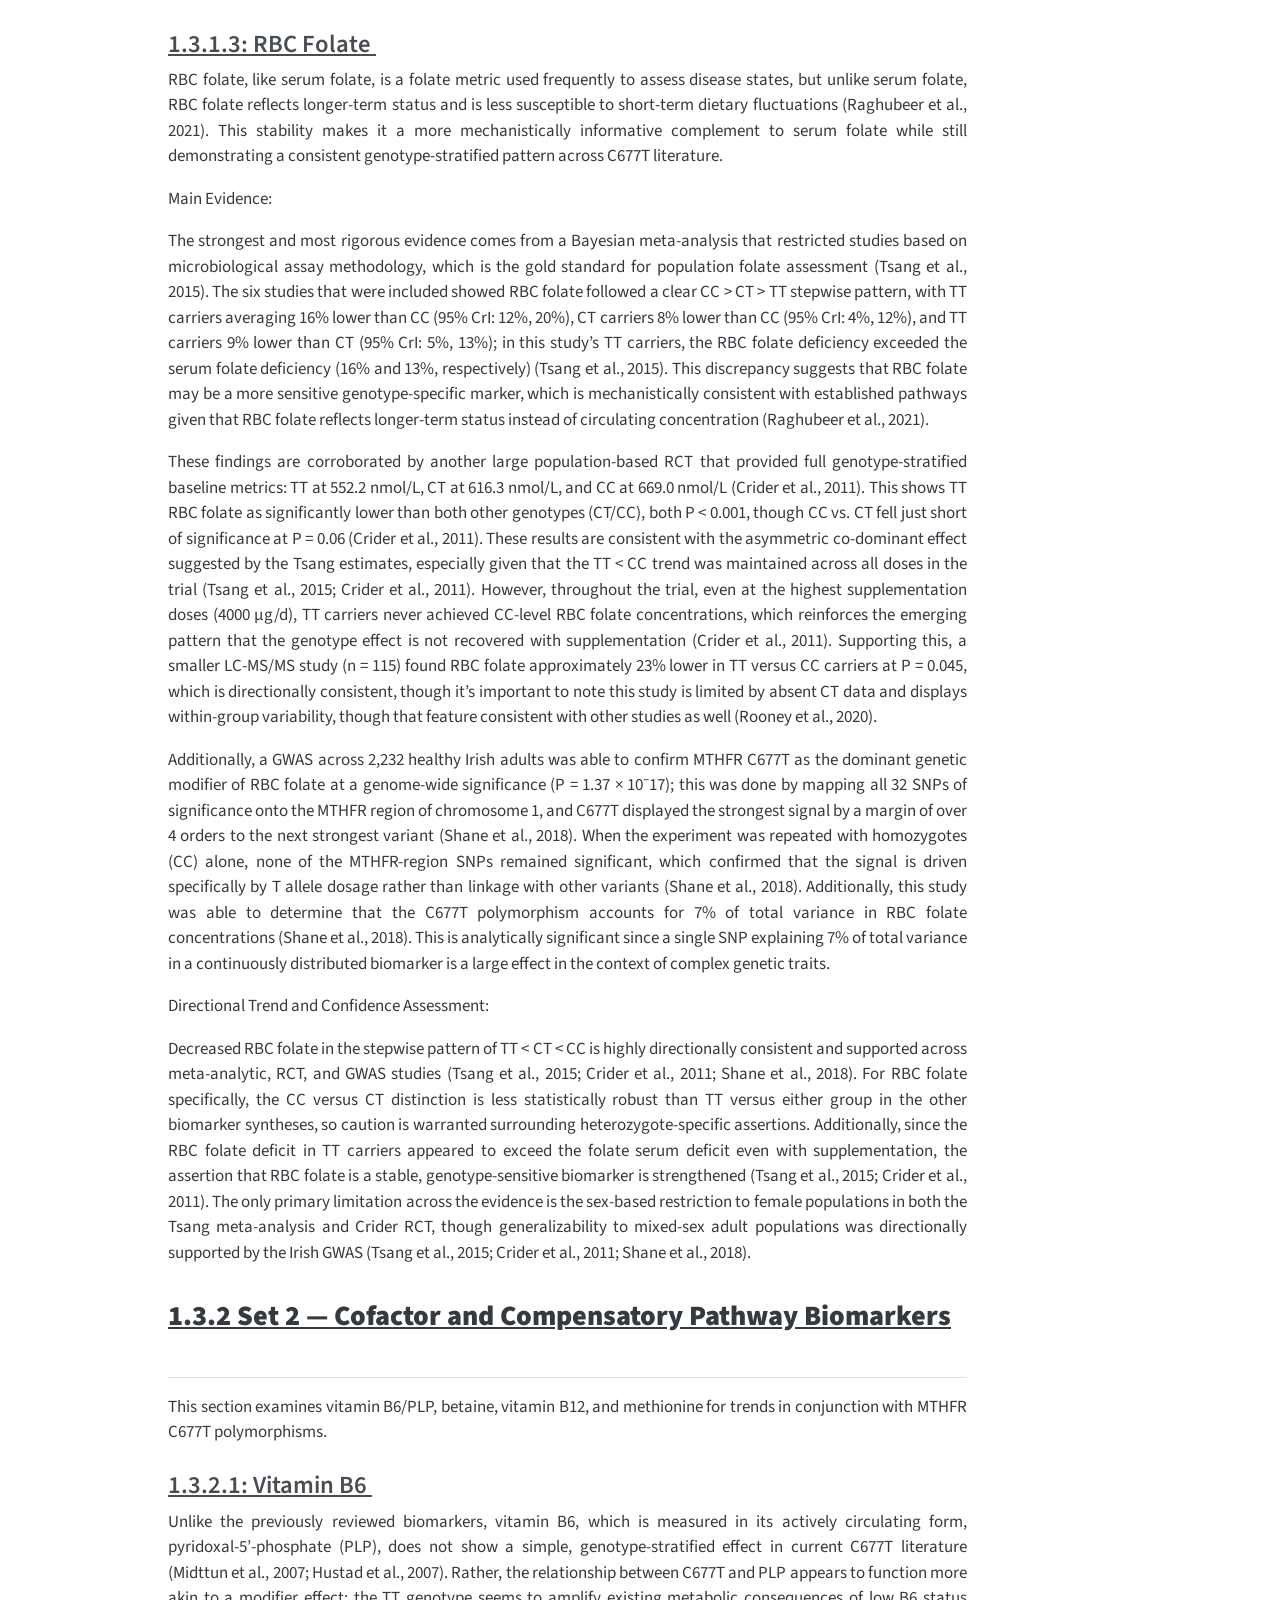
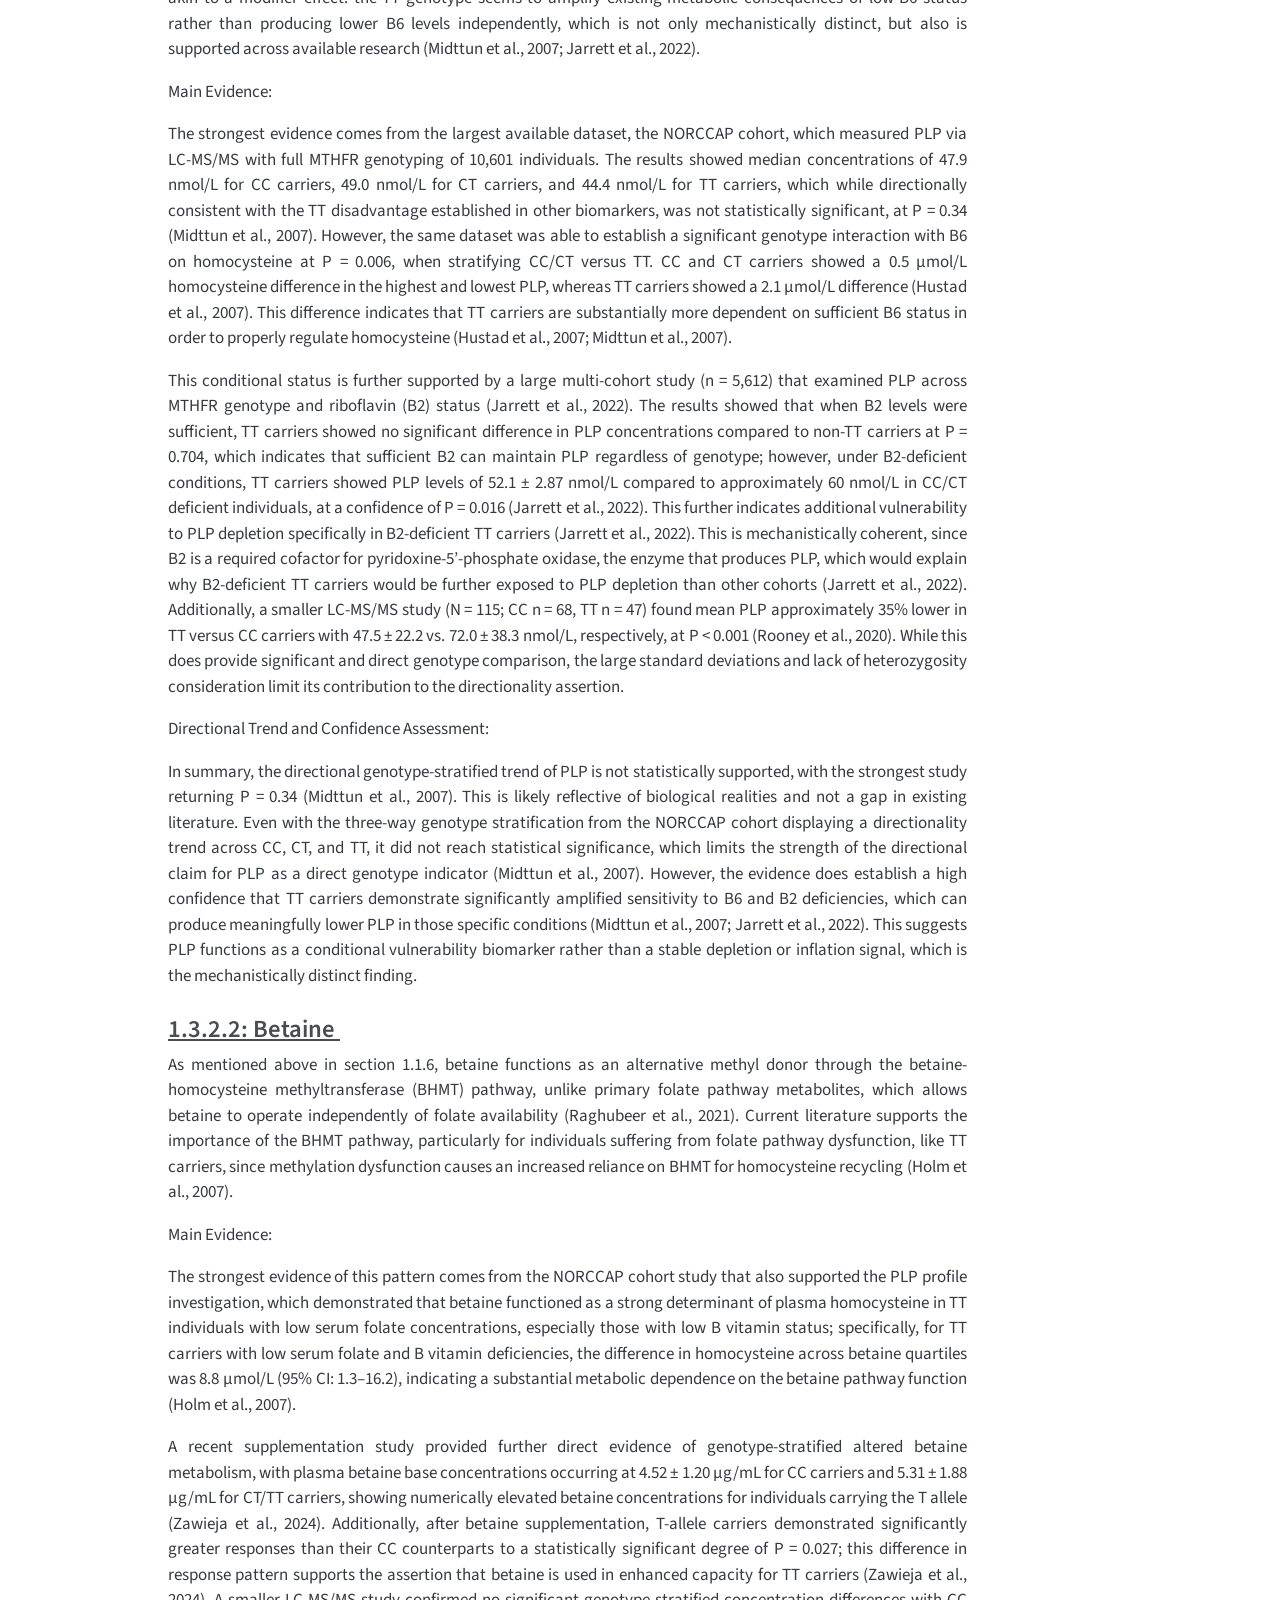
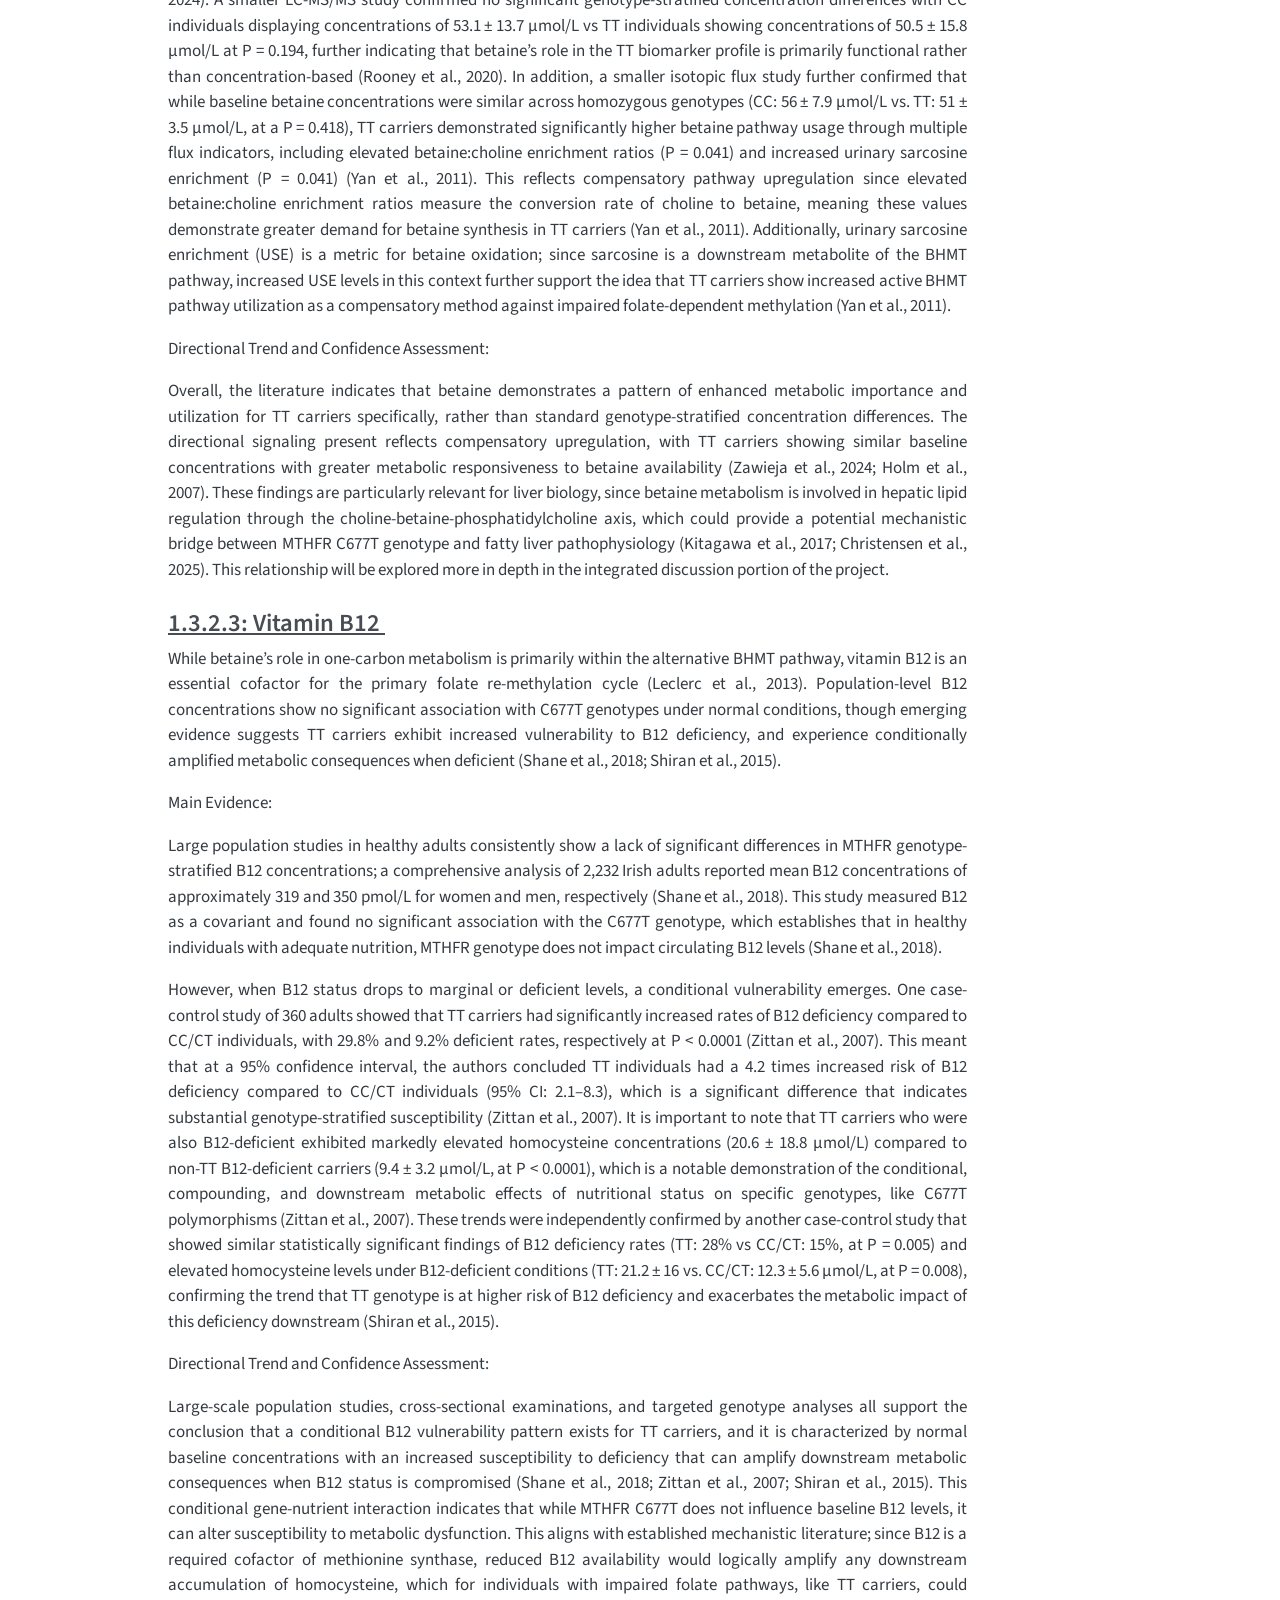
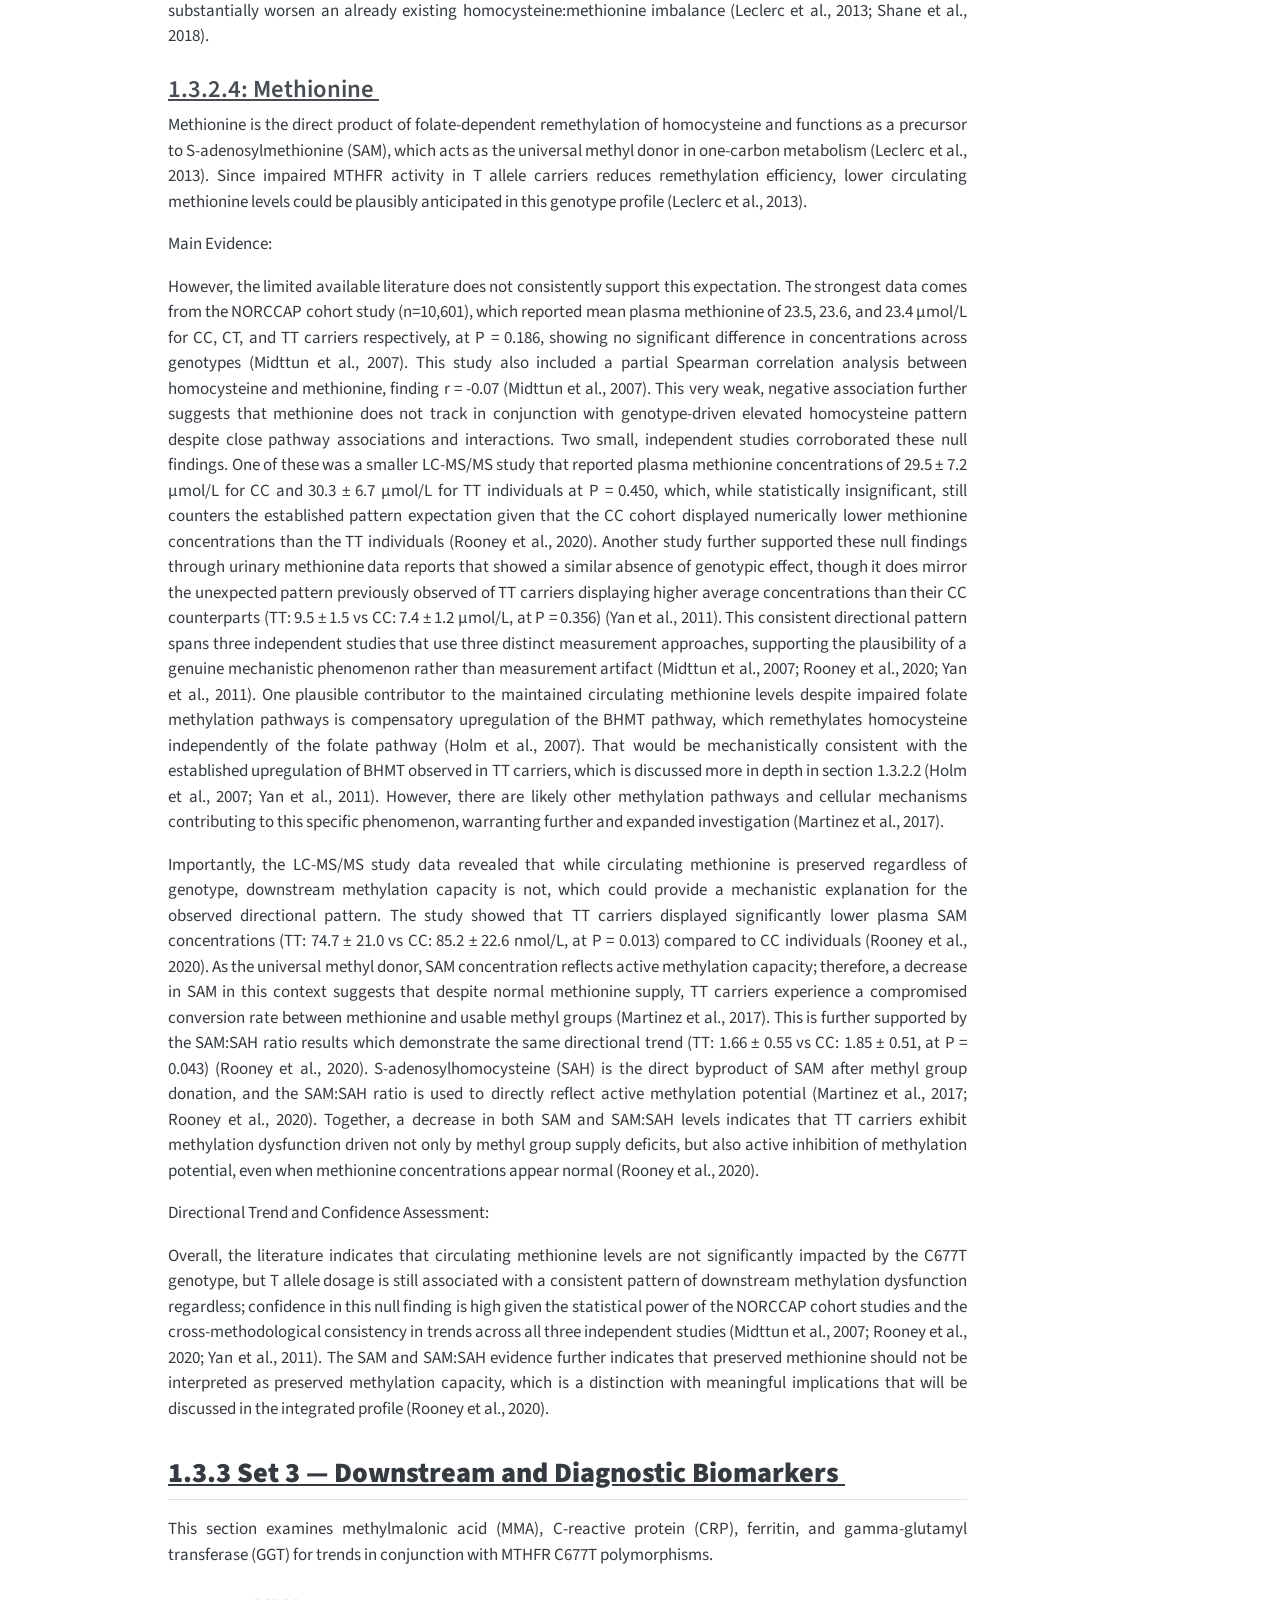
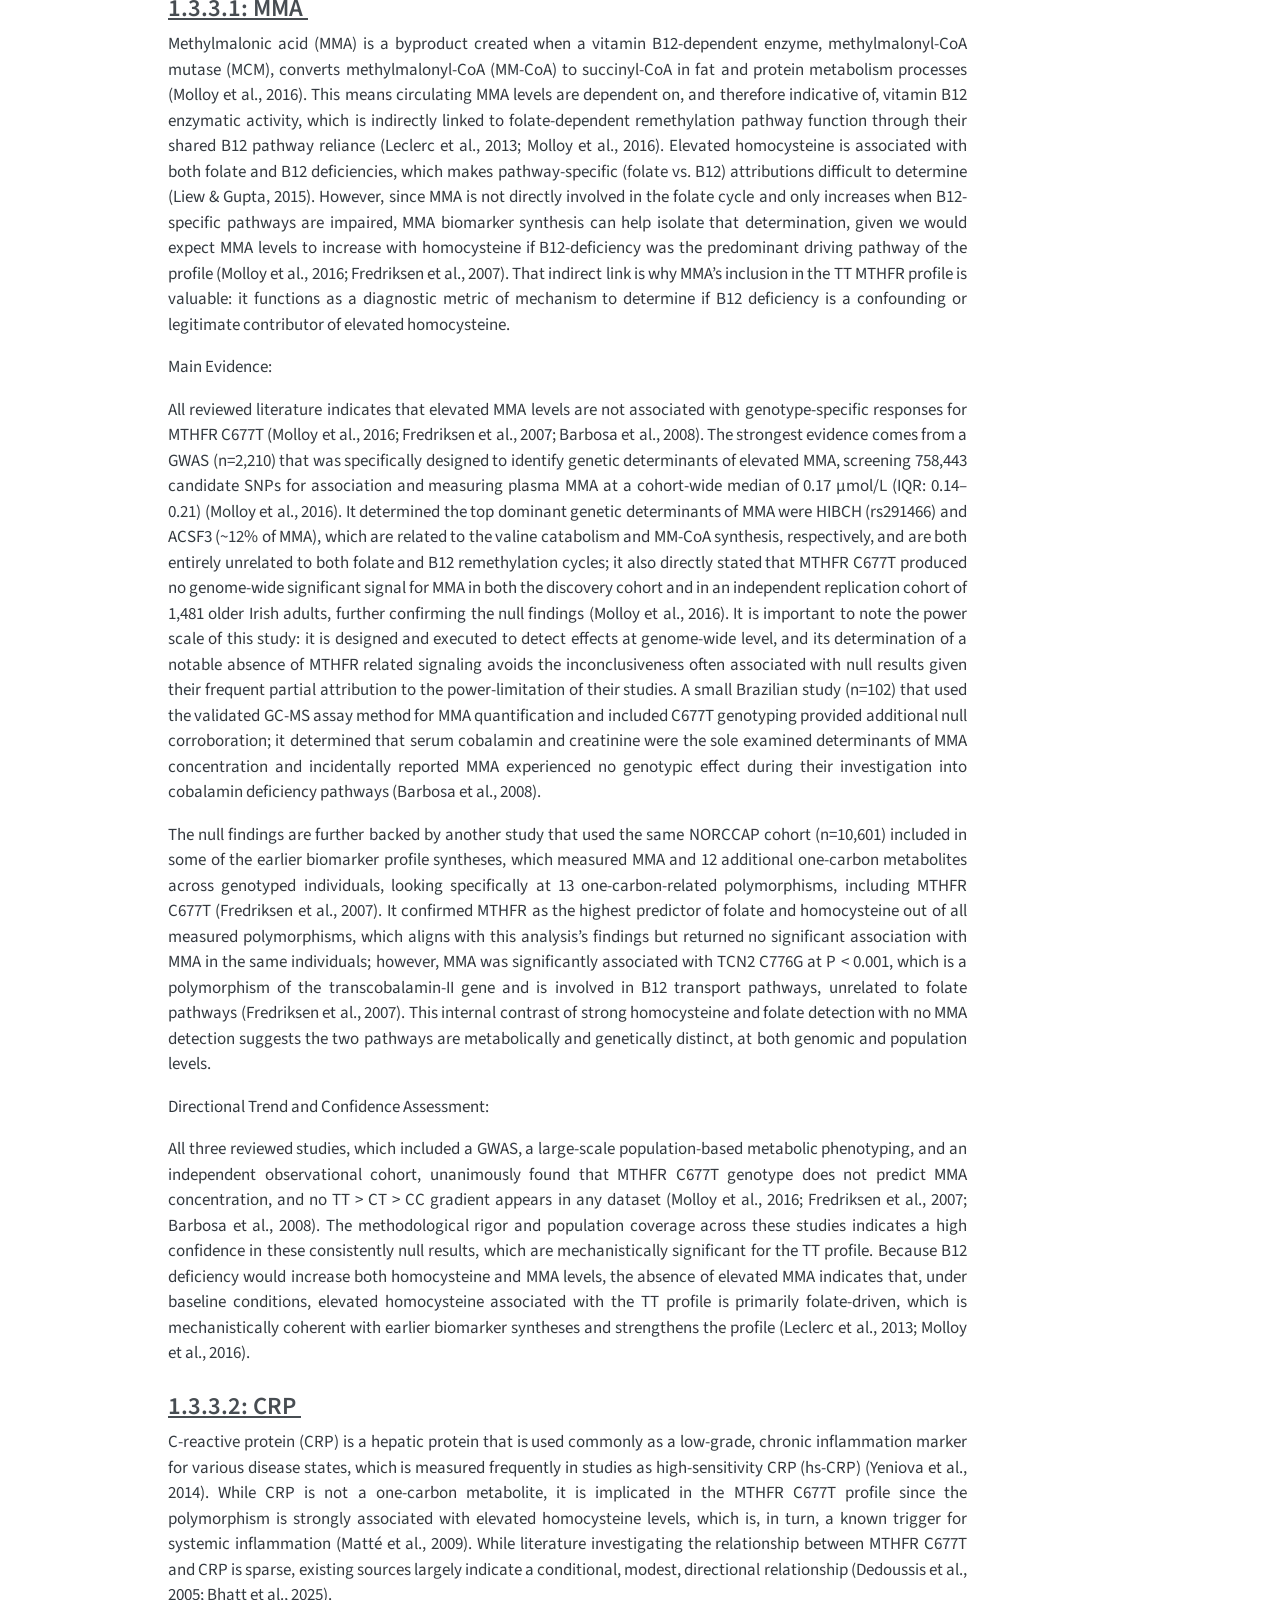
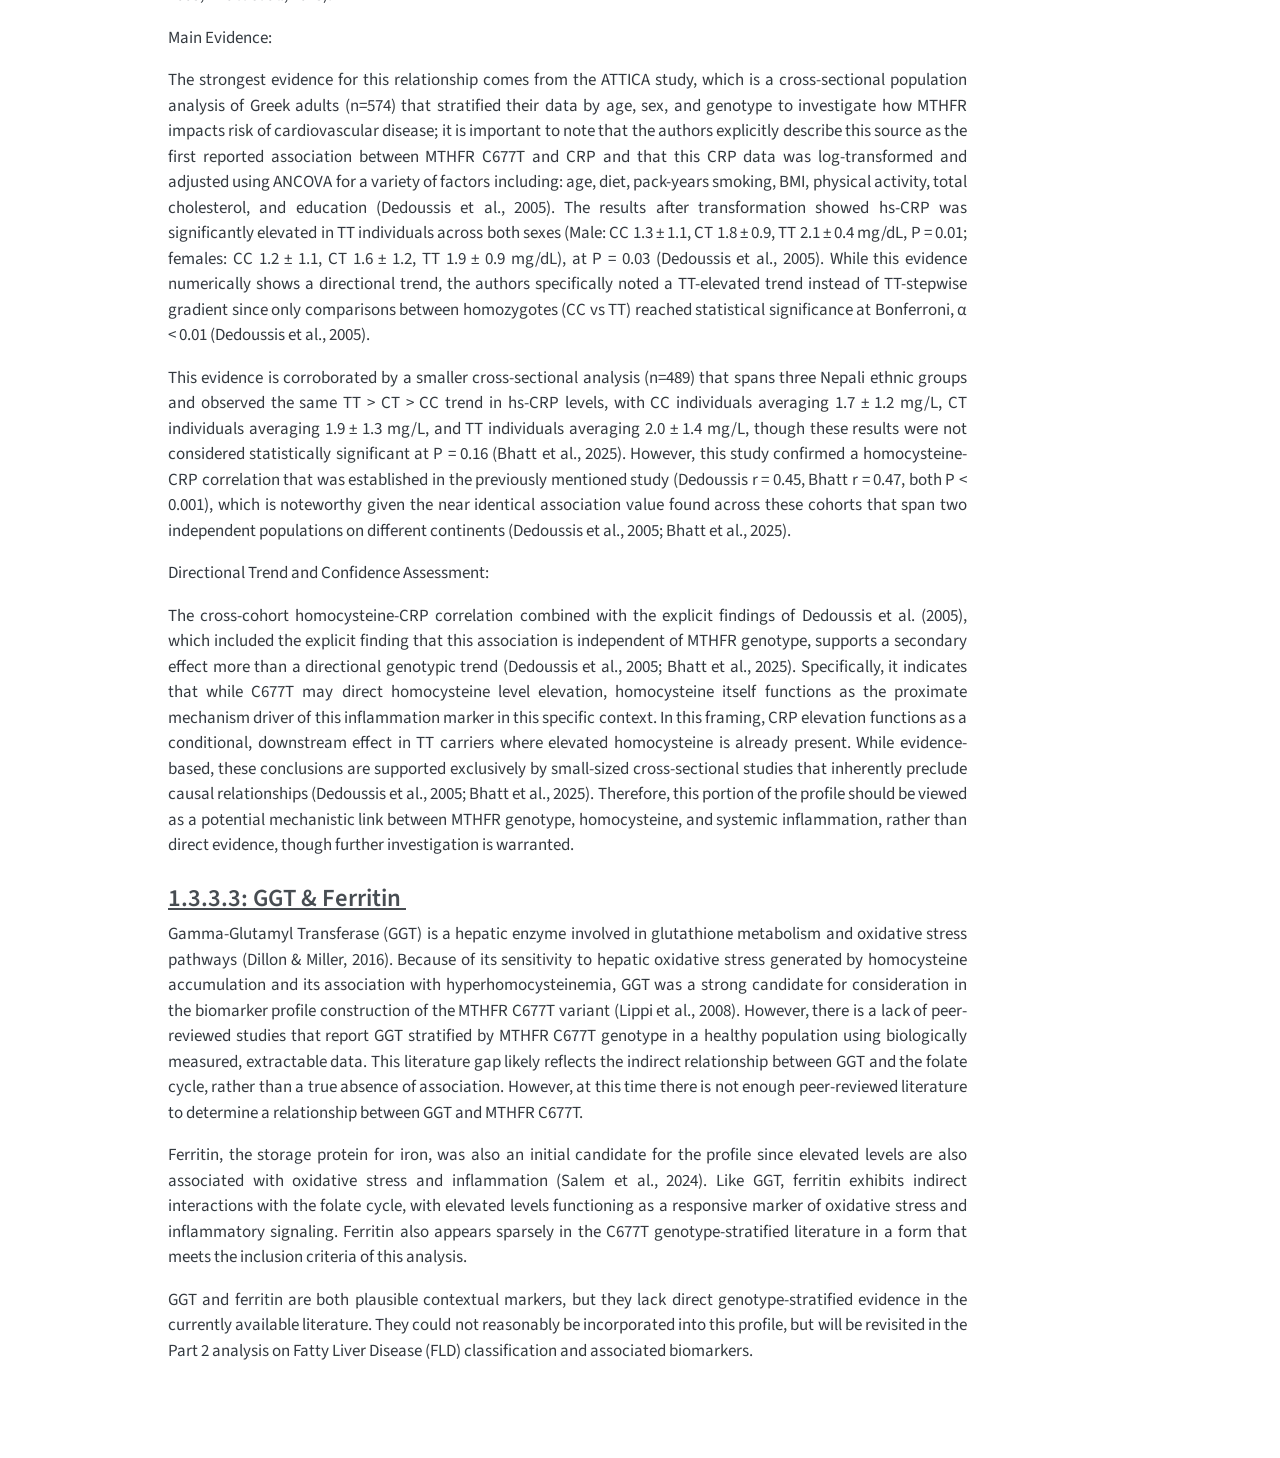
<file: docs/part1/biomarker-analysis.html>
<!DOCTYPE html>
<html xmlns="http://www.w3.org/1999/xhtml" lang="en" xml:lang="en"><head>

<meta charset="utf-8">
<meta name="generator" content="quarto-1.6.42">

<meta name="viewport" content="width=device-width, initial-scale=1.0, user-scalable=yes">


<title>1.3 Individual Biomarker Analysis – MTHFR C677T &amp; Fatty Liver Disease: A Biomarker Analysis</title>
<style>
code{white-space: pre-wrap;}
span.smallcaps{font-variant: small-caps;}
div.columns{display: flex; gap: min(4vw, 1.5em);}
div.column{flex: auto; overflow-x: auto;}
div.hanging-indent{margin-left: 1.5em; text-indent: -1.5em;}
ul.task-list{list-style: none;}
ul.task-list li input[type="checkbox"] {
  width: 0.8em;
  margin: 0 0.8em 0.2em -1em; /* quarto-specific, see https://github.com/quarto-dev/quarto-cli/issues/4556 */ 
  vertical-align: middle;
}
/* CSS for syntax highlighting */
pre > code.sourceCode { white-space: pre; position: relative; }
pre > code.sourceCode > span { line-height: 1.25; }
pre > code.sourceCode > span:empty { height: 1.2em; }
.sourceCode { overflow: visible; }
code.sourceCode > span { color: inherit; text-decoration: inherit; }
div.sourceCode { margin: 1em 0; }
pre.sourceCode { margin: 0; }
@media screen {
div.sourceCode { overflow: auto; }
}
@media print {
pre > code.sourceCode { white-space: pre-wrap; }
pre > code.sourceCode > span { display: inline-block; text-indent: -5em; padding-left: 5em; }
}
pre.numberSource code
  { counter-reset: source-line 0; }
pre.numberSource code > span
  { position: relative; left: -4em; counter-increment: source-line; }
pre.numberSource code > span > a:first-child::before
  { content: counter(source-line);
    position: relative; left: -1em; text-align: right; vertical-align: baseline;
    border: none; display: inline-block;
    -webkit-touch-callout: none; -webkit-user-select: none;
    -khtml-user-select: none; -moz-user-select: none;
    -ms-user-select: none; user-select: none;
    padding: 0 4px; width: 4em;
  }
pre.numberSource { margin-left: 3em;  padding-left: 4px; }
div.sourceCode
  {   }
@media screen {
pre > code.sourceCode > span > a:first-child::before { text-decoration: underline; }
}
</style>


<script src="../site_libs/quarto-nav/quarto-nav.js"></script>
<script src="../site_libs/quarto-nav/headroom.min.js"></script>
<script src="../site_libs/clipboard/clipboard.min.js"></script>
<script src="../site_libs/quarto-search/autocomplete.umd.js"></script>
<script src="../site_libs/quarto-search/fuse.min.js"></script>
<script src="../site_libs/quarto-search/quarto-search.js"></script>
<meta name="quarto:offset" content="../">
<script src="../site_libs/quarto-html/quarto.js"></script>
<script src="../site_libs/quarto-html/popper.min.js"></script>
<script src="../site_libs/quarto-html/tippy.umd.min.js"></script>
<script src="../site_libs/quarto-html/anchor.min.js"></script>
<link href="../site_libs/quarto-html/tippy.css" rel="stylesheet">
<link href="../site_libs/quarto-html/quarto-syntax-highlighting-2f5df379a58b258e96c21c0638c20c03.css" rel="stylesheet" id="quarto-text-highlighting-styles">
<script src="../site_libs/bootstrap/bootstrap.min.js"></script>
<link href="../site_libs/bootstrap/bootstrap-icons.css" rel="stylesheet">
<link href="../site_libs/bootstrap/bootstrap-6bd9cfa162949bde0a231f530c97869d.min.css" rel="stylesheet" append-hash="true" id="quarto-bootstrap" data-mode="light">
<script id="quarto-search-options" type="application/json">{
  "location": "navbar",
  "copy-button": false,
  "collapse-after": 3,
  "panel-placement": "end",
  "type": "overlay",
  "limit": 50,
  "keyboard-shortcut": [
    "f",
    "/",
    "s"
  ],
  "show-item-context": false,
  "language": {
    "search-no-results-text": "No results",
    "search-matching-documents-text": "matching documents",
    "search-copy-link-title": "Copy link to search",
    "search-hide-matches-text": "Hide additional matches",
    "search-more-match-text": "more match in this document",
    "search-more-matches-text": "more matches in this document",
    "search-clear-button-title": "Clear",
    "search-text-placeholder": "",
    "search-detached-cancel-button-title": "Cancel",
    "search-submit-button-title": "Submit",
    "search-label": "Search"
  }
}</script>
<style>html{ scroll-behavior: smooth; }</style>


<link rel="stylesheet" href="../part2/styles.css">
</head>

<body class="nav-fixed">

<div id="quarto-search-results"></div>
  <header id="quarto-header" class="headroom fixed-top">
    <nav class="navbar navbar-expand-lg " data-bs-theme="dark">
      <div class="navbar-container container-fluid">
      <div class="navbar-brand-container mx-auto">
    <a class="navbar-brand" href="../index.html">
    <span class="navbar-title">MTHFR C677T &amp; Fatty Liver Disease: A Biomarker Analysis</span>
    </a>
  </div>
            <div id="quarto-search" class="" title="Search"></div>
          <button class="navbar-toggler" type="button" data-bs-toggle="collapse" data-bs-target="#navbarCollapse" aria-controls="navbarCollapse" role="menu" aria-expanded="false" aria-label="Toggle navigation" onclick="if (window.quartoToggleHeadroom) { window.quartoToggleHeadroom(); }">
  <span class="navbar-toggler-icon"></span>
</button>
          <div class="collapse navbar-collapse" id="navbarCollapse">
            <ul class="navbar-nav navbar-nav-scroll me-auto">
  <li class="nav-item">
    <a class="nav-link" href="../index.html"> 
<span class="menu-text">Home</span></a>
  </li>  
  <li class="nav-item dropdown ">
    <a class="nav-link dropdown-toggle" href="#" id="nav-menu-part-1-mthfr-biomarker-profile" role="link" data-bs-toggle="dropdown" aria-expanded="false">
 <span class="menu-text">Part 1: MTHFR Biomarker Profile</span>
    </a>
    <ul class="dropdown-menu" aria-labelledby="nav-menu-part-1-mthfr-biomarker-profile">    
        <li>
    <a class="dropdown-item" href="../part1/background.html">
 <span class="dropdown-text">1.1 Introduction &amp; Background</span></a>
  </li>  
        <li>
    <a class="dropdown-item" href="../part1/methods.html">
 <span class="dropdown-text">1.2 Methods</span></a>
  </li>  
        <li>
    <a class="dropdown-item" href="../part1/biomarker-analysis.html">
 <span class="dropdown-text">1.3 Biomarker Analysis</span></a>
  </li>  
        <li>
    <a class="dropdown-item" href="../part1/conclusions_discussion.html">
 <span class="dropdown-text">1.4 Synthesis &amp; Discussion</span></a>
  </li>  
    </ul>
  </li>
  <li class="nav-item dropdown ">
    <a class="nav-link dropdown-toggle" href="#" id="nav-menu-part-2-fld-classification" role="link" data-bs-toggle="dropdown" aria-expanded="false">
 <span class="menu-text">Part 2: FLD Classification</span>
    </a>
    <ul class="dropdown-menu" aria-labelledby="nav-menu-part-2-fld-classification">    
        <li>
    <a class="dropdown-item" href="../part2/data-preprocessing.html">
 <span class="dropdown-text">2.1 Data &amp; Preprocessing</span></a>
  </li>  
        <li>
    <a class="dropdown-item" href="../part2/machine-learning.html">
 <span class="dropdown-text">2.2 Machine Learning</span></a>
  </li>  
        <li>
    <a class="dropdown-item" href="../part2/visualization.html">
 <span class="dropdown-text">2.3 Visualization &amp; Analysis</span></a>
  </li>  
    </ul>
  </li>
  <li class="nav-item">
    <a class="nav-link" href="../discussion.html"> 
<span class="menu-text">Discussion</span></a>
  </li>  
  <li class="nav-item">
    <a class="nav-link" href="../references.html"> 
<span class="menu-text">References</span></a>
  </li>  
</ul>
          </div> <!-- /navcollapse -->
            <div class="quarto-navbar-tools">
</div>
      </div> <!-- /container-fluid -->
    </nav>
</header>
<!-- content -->
<div id="quarto-content" class="quarto-container page-columns page-rows-contents page-layout-article page-navbar">
<!-- sidebar -->
<!-- margin-sidebar -->
    <div id="quarto-margin-sidebar" class="sidebar margin-sidebar">
        <nav id="TOC" role="doc-toc" class="toc-active">
    <h2 id="toc-title">On this page</h2>
   
  <ul>
  <li><a href="#set-1-primary-folate-pathway-biomarkers" id="toc-set-1-primary-folate-pathway-biomarkers" class="nav-link active" data-scroll-target="#set-1-primary-folate-pathway-biomarkers"><strong><u>1.3.1 Set 1 — Primary Folate Pathway Biomarkers </u></strong></a>
  <ul>
  <li><a href="#homocysteine" id="toc-homocysteine" class="nav-link" data-scroll-target="#homocysteine"><u> 1.3.1.1: Homocysteine </u></a></li>
  <li><a href="#serum-folate" id="toc-serum-folate" class="nav-link" data-scroll-target="#serum-folate"><u> 1.3.1.2: Serum Folate </u></a></li>
  <li><a href="#rbc-folate" id="toc-rbc-folate" class="nav-link" data-scroll-target="#rbc-folate"><u> 1.3.1.3: RBC Folate </u></a></li>
  </ul></li>
  <li><a href="#set-2-cofactor-and-compensatory-pathway-biomarkers" id="toc-set-2-cofactor-and-compensatory-pathway-biomarkers" class="nav-link" data-scroll-target="#set-2-cofactor-and-compensatory-pathway-biomarkers"><strong><u>1.3.2 Set 2 — Cofactor and Compensatory Pathway Biomarkers </u></strong></a>
  <ul>
  <li><a href="#vitamin-b6" id="toc-vitamin-b6" class="nav-link" data-scroll-target="#vitamin-b6"><u> 1.3.2.1: Vitamin B6 </u></a></li>
  <li><a href="#betaine" id="toc-betaine" class="nav-link" data-scroll-target="#betaine"><u> 1.3.2.2: Betaine </u></a></li>
  <li><a href="#vitamin-b12" id="toc-vitamin-b12" class="nav-link" data-scroll-target="#vitamin-b12"><u> 1.3.2.3: Vitamin B12 </u></a></li>
  <li><a href="#methionine" id="toc-methionine" class="nav-link" data-scroll-target="#methionine"><u> 1.3.2.4: Methionine </u></a></li>
  </ul></li>
  <li><a href="#set-3-downstream-and-diagnostic-biomarkers" id="toc-set-3-downstream-and-diagnostic-biomarkers" class="nav-link" data-scroll-target="#set-3-downstream-and-diagnostic-biomarkers"><strong><u>1.3.3 Set 3 — Downstream and Diagnostic Biomarkers </u></strong></a>
  <ul>
  <li><a href="#mma" id="toc-mma" class="nav-link" data-scroll-target="#mma"><u> 1.3.3.1: MMA </u></a></li>
  <li><a href="#crp" id="toc-crp" class="nav-link" data-scroll-target="#crp"><u> 1.3.3.2: CRP </u></a></li>
  <li><a href="#ggt-ferritin" id="toc-ggt-ferritin" class="nav-link" data-scroll-target="#ggt-ferritin"><u> 1.3.3.3: GGT &amp; Ferritin </u></a></li>
  </ul></li>
  </ul>
</nav>
    </div>
<!-- main -->
<main class="content" id="quarto-document-content">

<header id="title-block-header" class="quarto-title-block default">
<div class="quarto-title">
<div class="quarto-title-block"><div><h1 class="title">1.3 Individual Biomarker Analysis</h1><button type="button" class="btn code-tools-button" id="quarto-code-tools-source"><i class="bi"></i> Code</button></div></div>
</div>



<div class="quarto-title-meta">

    
  
    
  </div>
  


</header>


<p>For this profile, the following biomarkers were investigated: homocysteine, serum folate, folate (RBC), vitamin B6, betaine, vitamin B12, methylmalonic acid (MMA), gamma-glutamyl transferase (GGT), ferritin, C-reactive protein (CRP), and methionine.</p>
<p>These biomarkers are grouped into three tiers based on both metabolic role and evidence strength. The first tier focuses on primary folate pathway biomarkers. Biomarkers like homocysteine and folate forms are consistently studied in conjunction with polymorphisms in folate-related genes due to their direct relationship with the MTHFR mechanism (Liew &amp; Gupta, 2015). Due to their strong, closely-linked metabolic pathways, these markers are most often studied, and therefore have some of the most established track records and patterns in current literature (Colson et al., 2017).</p>
<p>The second set focuses on cofactors and compensatory pathway biomarkers, which accounts for conditional or interactive effects. This set will include factors like vitamin B6, which is a cofactor for the transsulfuration pathway, or betaine, which is involved in another major compensatory pathway, the BHMT route, which is further discussed in Part 1.6 (Hustad et al., 2007; Abratte et al., 2008). The third set focuses on downstream and diagnostic markers. These are biomarkers like CRP, which indicates systemic inflammation, or Vitamin B12, which is mechanistically relevant, but effects are seen downstream with weak, null, or conflicting results (Bhatt et al., 2025; Shiran et al., 2015).</p>
<section id="set-1-primary-folate-pathway-biomarkers" class="level2">
<h2 class="anchored" data-anchor-id="set-1-primary-folate-pathway-biomarkers"><strong><u>1.3.1 Set 1 — Primary Folate Pathway Biomarkers </u></strong></h2>
<p>This section examines homocysteine, serum folate, and RBC folate for trends in conjunction with MTHFR C677T polymorphisms.</p>
<section id="homocysteine" class="level3">
<h3 class="anchored" data-anchor-id="homocysteine"><u> 1.3.1.1: Homocysteine </u></h3>
<p>Due to its prominent role in the methionine cycle, homocysteine is one of the most investigated and documented biomarkers in relation to MTHFR’s C677T polymorphism (Raghubeer et al., 2021; Liew &amp; Gupta, 2015). As described in section 1.3, homocysteine is a byproduct of methylation that is normally recycled back to methionine via the folate-dependent re-methylation pathway; when MTHFR activity is reduced, like in TT homozygotes, 5-MTHF availability decreases, which impairs this recycling process and allows homocysteine to accumulate in circulation (Raghubeer et al., 2021).</p>
<p>Main Evidence:</p>
<p>This assertion that TT carriers display elevated homocysteine is supported by multiple studies, including a meta-analysis published in 2017 that included 10 folate intervention studies, which reported that the TT genotype was associated with plasma homocysteine concentrations 2.7 μmol/L higher than CT/CC combined groups, and 2.8 μmol/L higher than the CC group alone (Colson et al., 2017). It is worth noting that 20% of the studies included in the meta-analysis demonstrated TT groups with mean homocysteine concentrations &gt;15 μmol/L, which is the clinical threshold for hyperhomocysteinemia (Colson et al., 2017). This concentration only appears in an estimated 5-7% of the general populace, and therefore suggests that the TT genotype effect is clinically meaningful under certain conditions (Qureshi et al., 2019).</p>
<p>A GWAS published in 2018 from a large, healthy Irish population had similar findings, confirming a clear stepwise increase with T allele dosage, with CC (wildtype) individuals averaging 7.8–8.4 μmol/L, CT individuals averaging 8.0–8.9 μmol/L, and TT individuals averaging 9.2–11.0 μmol/L at a confidence of P = 1.26 × 10-19 (Shane et al., 2018). These results are particularly significant when considering the GWAS’s design, which ruled out confounding factors via population stratification, confirming MTHFR locus as a genuine determinant of homocysteine concentration rather than an associated metric (Shane et al., 2018). This consistent stepwise pattern is further supported by a paper published in 2007 that reported median homocysteine of 10.4 μmol/L in CC carriers, 10.9 μmol/L in CT carriers, and 13.3 μmol/L in TT carriers from the Norwegian NORCCAP cohort, which consisted of 10,601 adults (Hustad et al., 2007).</p>
<p>Additionally, two smaller studies further corroborated these findings. One reported concentrations of 9.3 ± 2.5 μmol/L in CC carriers and 10.4 ± 3.0 μmol/L in TT carriers (P = 0.043) in 115 healthy adults, which is directionally consistent with other results despite limited sample size (Rooney et al., 2020). The second study reported similar levels, but they incorporated sex-stratification, finding TT men displayed particularly elevated levels, as shown in the following report: men (TT: 19 ± 7 vs CC: 12 ± 8 μmol/L, P &lt; 0.001) and women (TT: 14 ± 7 vs CC: 9 ± 7 μmol/L, P = 0.01) (Dedoussis et al., 2005). It is important to note that these values are derived from a log-transformed analysis, which means they cannot be directly quantitatively compared to other included studies. However, an independent European cohort that used a different assay platform and significant confounder adjustment supported the directional findings, which strengthened overall confidence in this source’s contribution to the homocysteine biomarker synthesis. This is strengthened further by the fact that the proportionally larger TT elevation observed in men is consistent with known sex-based differences in homocysteine metabolism reported across the broader literature (Dedoussis et al., 2005).</p>
<p>Directional Trend and Confidence Assessment:</p>
<p>Across all five reviewed studies, the directional trend is unanimous: increased T allele dosage is directionally associated with increased homocysteine levels (TT &gt; CT &gt; CC). This trend was replicated across GWAS, meta-analyses, large observational studies and smaller, independent cohort-based designs. Together, they support the assertion that elevated homocysteine in TT carriers is the most robustly established downstream consequence of reduced MTHFR C677T enzyme activity in the current literature, and it serves as the mechanistic anchor for the biomarker profile that is developed in the following sections (Colson et al., 2017; Shane et al., 2018; Hustad et al., 2007; Rooney et al., 2020; Dedoussis et al., 2005).</p>
</section>
<section id="serum-folate" class="level3">
<h3 class="anchored" data-anchor-id="serum-folate"><u> 1.3.1.2: Serum Folate </u></h3>
<p>Serum folate is one of the primary substrates depleted by MTHFR dysfunction, and like homocysteine, is a frequently examined biomarker in literature on MTHFR C677T (Liew &amp; Gupta, 2015; Raghubeer et al., 2021; Tsang et al., 2015). However, unlike homocysteine, which reflects downstream metabolic consequences of impaired folate systems, serum folate reflects the folate status more directly; this makes it a mechanistically distinct but complementary indicator in the TT biomarker profile (Colson et al., 2017; Raghubeer et al., 2021).</p>
<p>Main Evidence:</p>
<p>A meta-analysis published in European Journal of Nutrition in 2017 found that TT carriers exhibited an average decrease in serum folate levels at 2.5 nmol/L when compared to CC/CT carriers, and decreased by 3.6 nmol/L when compared to CC carriers alone (Colson et al., 2017). This supports the assertion that there is a directional effect of the C677T genotype on serum folate, with T allele dosage correlating to a decrease in serum folate (Colson et al., 2017). Additionally, while this investigation is not focused on treatment-based improvement, it is worth noting that this publication included an intervention study that provided folic acid supplementation of 1,670 μg DFEs for at least 4 weeks that displayed some relevant results (Colson et al., 2017). After supplementation, all genotypes displayed non-significant levels of homocysteine, but TT individuals showed a persistently low serum folate response, with a difference of 7.2 nmol/L versus CT/CC and 8.7 nmol/L versus CC (Colson et al., 2017). Since TT group serum folate levels remained lower even after intervention, it indicates there may be a weaker biochemical response or persistently low folate status despite folic acid exposure, and supports serum folate as a mechanistically distinct biomarker from homocysteine (Colson et al., 2017).</p>
<p>Another peer-reviewed study supported this directionality by identifying genotype-stratified serum folate thresholds of 7.5, 10.2, and 11.1 nmol/L for CC, CT, and TT genotypes, respectively (Girelli et al., 2003). The values represent the lowest folate levels needed to maintain mean homocysteine levels within normal range per genotype, which indicates that increasing T allele dosage requires progressively increasing folate levels to maintain normal metabolic function (Girelli et al., 2003). These findings are supported by meta-analytic evidence indicating that serum folate concentrations are 10-20% lower in TT carriers than CC carriers, with CT carriers showing intermediate levels (Tsang et al., 2015). This is consistent with the co-dominant model in which each T allele present contributes incrementally to reduce serum folate status (Tsang et al., 2015). In corroboration with this, a smaller study that uses LC-MS/MS (n=115) found mean serum folate of 6.7 ± 4.0 nmol/L in TT carriers versus 12.2 ± 8.0 nmol/L in CC carriers at P &lt; 0.001 confidence (Rooney et al., 2020). This ~45% difference exceeds the meta-analytic estimates and likely reflects considerable in-group variability, though it still fully supports the directionality aspect consistently (Rooney et al., 2020).</p>
<p>Directional Trend and Confidence Assessment:</p>
<p>Reduced folate status is a stable component of the TT biomarker profile across meta-analytic, GWAS, and individual studies (Colson et al., 2017; Shane et al., 2018; Tsang et al., 2015; Rooney et al., 2020). At the GWAS level, the 677T allele has been confirmed to be a significant determinant of lowered serum folate at genome-wide significance (P = 2.82 × 10⁻¹¹), though genotype-stratified values are not available from this source (Shane et al., 2018). The results of these studies help to distinguish folate as a separate indicator biomarker from homocysteine (Colson et al., 2017). Homocysteine differences can disappear after supplementation, but serum folate differences indicate persistence despite supplementation, which suggests that serum folate may be the more durable genotype-sensitive indicator of the two (Colson et al., 2017). This is an important distinction to note for analysis and future study since homocysteine can function as a modifiable marker while serum folate appears to reflect the underlying enzymatic constraint of the TT genotype consistently.</p>
</section>
<section id="rbc-folate" class="level3">
<h3 class="anchored" data-anchor-id="rbc-folate"><u> 1.3.1.3: RBC Folate </u></h3>
<p>RBC folate, like serum folate, is a folate metric used frequently to assess disease states, but unlike serum folate, RBC folate reflects longer-term status and is less susceptible to short-term dietary fluctuations (Raghubeer et al., 2021). This stability makes it a more mechanistically informative complement to serum folate while still demonstrating a consistent genotype-stratified pattern across C677T literature.</p>
<p>Main Evidence:</p>
<p>The strongest and most rigorous evidence comes from a Bayesian meta-analysis that restricted studies based on microbiological assay methodology, which is the gold standard for population folate assessment (Tsang et al., 2015). The six studies that were included showed RBC folate followed a clear CC &gt; CT &gt; TT stepwise pattern, with TT carriers averaging 16% lower than CC (95% CrI: 12%, 20%), CT carriers 8% lower than CC (95% CrI: 4%, 12%), and TT carriers 9% lower than CT (95% CrI: 5%, 13%); in this study’s TT carriers, the RBC folate deficiency exceeded the serum folate deficiency (16% and 13%, respectively) (Tsang et al., 2015). This discrepancy suggests that RBC folate may be a more sensitive genotype-specific marker, which is mechanistically consistent with established pathways given that RBC folate reflects longer-term status instead of circulating concentration (Raghubeer et al., 2021).</p>
<p>These findings are corroborated by another large population-based RCT that provided full genotype-stratified baseline metrics: TT at 552.2 nmol/L, CT at 616.3 nmol/L, and CC at 669.0 nmol/L (Crider et al., 2011). This shows TT RBC folate as significantly lower than both other genotypes (CT/CC), both P &lt; 0.001, though CC vs.&nbsp;CT fell just short of significance at P = 0.06 (Crider et al., 2011). These results are consistent with the asymmetric co-dominant effect suggested by the Tsang estimates, especially given that the TT &lt; CC trend was maintained across all doses in the trial (Tsang et al., 2015; Crider et al., 2011). However, throughout the trial, even at the highest supplementation doses (4000 μg/d), TT carriers never achieved CC-level RBC folate concentrations, which reinforces the emerging pattern that the genotype effect is not recovered with supplementation (Crider et al., 2011). Supporting this, a smaller LC-MS/MS study (n = 115) found RBC folate approximately 23% lower in TT versus CC carriers at P = 0.045, which is directionally consistent, though it’s important to note this study is limited by absent CT data and displays within-group variability, though that feature consistent with other studies as well (Rooney et al., 2020).</p>
<p>Additionally, a GWAS across 2,232 healthy Irish adults was able to confirm MTHFR C677T as the dominant genetic modifier of RBC folate at a genome-wide significance (P = 1.37 × 10⁻17); this was done by mapping all 32 SNPs of significance onto the MTHFR region of chromosome 1, and C677T displayed the strongest signal by a margin of over 4 orders to the next strongest variant (Shane et al., 2018). When the experiment was repeated with homozygotes (CC) alone, none of the MTHFR-region SNPs remained significant, which confirmed that the signal is driven specifically by T allele dosage rather than linkage with other variants (Shane et al., 2018). Additionally, this study was able to determine that the C677T polymorphism accounts for 7% of total variance in RBC folate concentrations (Shane et al., 2018). This is analytically significant since a single SNP explaining 7% of total variance in a continuously distributed biomarker is a large effect in the context of complex genetic traits.</p>
<p>Directional Trend and Confidence Assessment:</p>
<p>Decreased RBC folate in the stepwise pattern of TT &lt; CT &lt; CC is highly directionally consistent and supported across meta-analytic, RCT, and GWAS studies (Tsang et al., 2015; Crider et al., 2011; Shane et al., 2018). For RBC folate specifically, the CC versus CT distinction is less statistically robust than TT versus either group in the other biomarker syntheses, so caution is warranted surrounding heterozygote-specific assertions. Additionally, since the RBC folate deficit in TT carriers appeared to exceed the folate serum deficit even with supplementation, the assertion that RBC folate is a stable, genotype-sensitive biomarker is strengthened (Tsang et al., 2015; Crider et al., 2011). The only primary limitation across the evidence is the sex-based restriction to female populations in both the Tsang meta-analysis and Crider RCT, though generalizability to mixed-sex adult populations was directionally supported by the Irish GWAS (Tsang et al., 2015; Crider et al., 2011; Shane et al., 2018).</p>
</section>
</section>
<section id="set-2-cofactor-and-compensatory-pathway-biomarkers" class="level2">
<h2 class="anchored" data-anchor-id="set-2-cofactor-and-compensatory-pathway-biomarkers"><strong><u>1.3.2 Set 2 — Cofactor and Compensatory Pathway Biomarkers </u></strong></h2>
<p>This section examines vitamin B6/PLP, betaine, vitamin B12, and methionine for trends in conjunction with MTHFR C677T polymorphisms.</p>
<section id="vitamin-b6" class="level3">
<h3 class="anchored" data-anchor-id="vitamin-b6"><u> 1.3.2.1: Vitamin B6 </u></h3>
<p>Unlike the previously reviewed biomarkers, vitamin B6, which is measured in its actively circulating form, pyridoxal-5’-phosphate (PLP), does not show a simple, genotype-stratified effect in current C677T literature (Midttun et al., 2007; Hustad et al., 2007). Rather, the relationship between C677T and PLP appears to function more akin to a modifier effect: the TT genotype seems to amplify existing metabolic consequences of low B6 status rather than producing lower B6 levels independently, which is not only mechanistically distinct, but also is supported across available research (Midttun et al., 2007; Jarrett et al., 2022).</p>
<p>Main Evidence:</p>
<p>The strongest evidence comes from the largest available dataset, the NORCCAP cohort, which measured PLP via LC-MS/MS with full MTHFR genotyping of 10,601 individuals. The results showed median concentrations of 47.9 nmol/L for CC carriers, 49.0 nmol/L for CT carriers, and 44.4 nmol/L for TT carriers, which while directionally consistent with the TT disadvantage established in other biomarkers, was not statistically significant, at P = 0.34 (Midttun et al., 2007). However, the same dataset was able to establish a significant genotype interaction with B6 on homocysteine at P = 0.006, when stratifying CC/CT versus TT. CC and CT carriers showed a 0.5 μmol/L homocysteine difference in the highest and lowest PLP, whereas TT carriers showed a 2.1 μmol/L difference (Hustad et al., 2007). This difference indicates that TT carriers are substantially more dependent on sufficient B6 status in order to properly regulate homocysteine (Hustad et al., 2007; Midttun et al., 2007).</p>
<p>This conditional status is further supported by a large multi-cohort study (n = 5,612) that examined PLP across MTHFR genotype and riboflavin (B2) status (Jarrett et al., 2022). The results showed that when B2 levels were sufficient, TT carriers showed no significant difference in PLP concentrations compared to non-TT carriers at P = 0.704, which indicates that sufficient B2 can maintain PLP regardless of genotype; however, under B2-deficient conditions, TT carriers showed PLP levels of 52.1 ± 2.87 nmol/L compared to approximately 60 nmol/L in CC/CT deficient individuals, at a confidence of P = 0.016 (Jarrett et al., 2022). This further indicates additional vulnerability to PLP depletion specifically in B2-deficient TT carriers (Jarrett et al., 2022). This is mechanistically coherent, since B2 is a required cofactor for pyridoxine-5’-phosphate oxidase, the enzyme that produces PLP, which would explain why B2-deficient TT carriers would be further exposed to PLP depletion than other cohorts (Jarrett et al., 2022). Additionally, a smaller LC-MS/MS study (N = 115; CC n = 68, TT n = 47) found mean PLP approximately 35% lower in TT versus CC carriers with 47.5 ± 22.2 vs.&nbsp;72.0 ± 38.3 nmol/L, respectively, at P &lt; 0.001 (Rooney et al., 2020). While this does provide significant and direct genotype comparison, the large standard deviations and lack of heterozygosity consideration limit its contribution to the directionality assertion.</p>
<p>Directional Trend and Confidence Assessment:</p>
<p>In summary, the directional genotype-stratified trend of PLP is not statistically supported, with the strongest study returning P = 0.34 (Midttun et al., 2007). This is likely reflective of biological realities and not a gap in existing literature. Even with the three-way genotype stratification from the NORCCAP cohort displaying a directionality trend across CC, CT, and TT, it did not reach statistical significance, which limits the strength of the directional claim for PLP as a direct genotype indicator (Midttun et al., 2007). However, the evidence does establish a high confidence that TT carriers demonstrate significantly amplified sensitivity to B6 and B2 deficiencies, which can produce meaningfully lower PLP in those specific conditions (Midttun et al., 2007; Jarrett et al., 2022). This suggests PLP functions as a conditional vulnerability biomarker rather than a stable depletion or inflation signal, which is the mechanistically distinct finding.</p>
</section>
<section id="betaine" class="level3">
<h3 class="anchored" data-anchor-id="betaine"><u> 1.3.2.2: Betaine </u></h3>
<p>As mentioned above in section 1.1.6, betaine functions as an alternative methyl donor through the betaine-homocysteine methyltransferase (BHMT) pathway, unlike primary folate pathway metabolites, which allows betaine to operate independently of folate availability (Raghubeer et al., 2021). Current literature supports the importance of the BHMT pathway, particularly for individuals suffering from folate pathway dysfunction, like TT carriers, since methylation dysfunction causes an increased reliance on BHMT for homocysteine recycling (Holm et al., 2007).</p>
<p>Main Evidence:</p>
<p>The strongest evidence of this pattern comes from the NORCCAP cohort study that also supported the PLP profile investigation, which demonstrated that betaine functioned as a strong determinant of plasma homocysteine in TT individuals with low serum folate concentrations, especially those with low B vitamin status; specifically, for TT carriers with low serum folate and B vitamin deficiencies, the difference in homocysteine across betaine quartiles was 8.8 μmol/L (95% CI: 1.3–16.2), indicating a substantial metabolic dependence on the betaine pathway function (Holm et al., 2007).</p>
<p>A recent supplementation study provided further direct evidence of genotype-stratified altered betaine metabolism, with plasma betaine base concentrations occurring at 4.52 ± 1.20 μg/mL for CC carriers and 5.31 ± 1.88 μg/mL for CT/TT carriers, showing numerically elevated betaine concentrations for individuals carrying the T allele (Zawieja et al., 2024). Additionally, after betaine supplementation, T-allele carriers demonstrated significantly greater responses than their CC counterparts to a statistically significant degree of P = 0.027; this difference in response pattern supports the assertion that betaine is used in enhanced capacity for TT carriers (Zawieja et al., 2024). A smaller LC-MS/MS study confirmed no significant genotype-stratified concentration differences with CC individuals displaying concentrations of 53.1 ± 13.7 μmol/L vs TT individuals showing concentrations of 50.5 ± 15.8 μmol/L at P = 0.194, further indicating that betaine’s role in the TT biomarker profile is primarily functional rather than concentration-based (Rooney et al., 2020). In addition, a smaller isotopic flux study further confirmed that while baseline betaine concentrations were similar across homozygous genotypes (CC: 56 ± 7.9 μmol/L vs.&nbsp;TT: 51 ± 3.5 μmol/L, at a P = 0.418), TT carriers demonstrated significantly higher betaine pathway usage through multiple flux indicators, including elevated betaine:choline enrichment ratios (P = 0.041) and increased urinary sarcosine enrichment (P = 0.041) (Yan et al., 2011). This reflects compensatory pathway upregulation since elevated betaine:choline enrichment ratios measure the conversion rate of choline to betaine, meaning these values demonstrate greater demand for betaine synthesis in TT carriers (Yan et al., 2011). Additionally, urinary sarcosine enrichment (USE) is a metric for betaine oxidation; since sarcosine is a downstream metabolite of the BHMT pathway, increased USE levels in this context further support the idea that TT carriers show increased active BHMT pathway utilization as a compensatory method against impaired folate-dependent methylation (Yan et al., 2011).</p>
<p>Directional Trend and Confidence Assessment:</p>
<p>Overall, the literature indicates that betaine demonstrates a pattern of enhanced metabolic importance and utilization for TT carriers specifically, rather than standard genotype-stratified concentration differences. The directional signaling present reflects compensatory upregulation, with TT carriers showing similar baseline concentrations with greater metabolic responsiveness to betaine availability (Zawieja et al., 2024; Holm et al., 2007). These findings are particularly relevant for liver biology, since betaine metabolism is involved in hepatic lipid regulation through the choline-betaine-phosphatidylcholine axis, which could provide a potential mechanistic bridge between MTHFR C677T genotype and fatty liver pathophysiology (Kitagawa et al., 2017; Christensen et al., 2025). This relationship will be explored more in depth in the integrated discussion portion of the project.</p>
</section>
<section id="vitamin-b12" class="level3">
<h3 class="anchored" data-anchor-id="vitamin-b12"><u> 1.3.2.3: Vitamin B12 </u></h3>
<p>While betaine’s role in one-carbon metabolism is primarily within the alternative BHMT pathway, vitamin B12 is an essential cofactor for the primary folate re-methylation cycle (Leclerc et al., 2013). Population-level B12 concentrations show no significant association with C677T genotypes under normal conditions, though emerging evidence suggests TT carriers exhibit increased vulnerability to B12 deficiency, and experience conditionally amplified metabolic consequences when deficient (Shane et al., 2018; Shiran et al., 2015).</p>
<p>Main Evidence:</p>
<p>Large population studies in healthy adults consistently show a lack of significant differences in MTHFR genotype-stratified B12 concentrations; a comprehensive analysis of 2,232 Irish adults reported mean B12 concentrations of approximately 319 and 350 pmol/L for women and men, respectively (Shane et al., 2018). This study measured B12 as a covariant and found no significant association with the C677T genotype, which establishes that in healthy individuals with adequate nutrition, MTHFR genotype does not impact circulating B12 levels (Shane et al., 2018).</p>
<p>However, when B12 status drops to marginal or deficient levels, a conditional vulnerability emerges. One case-control study of 360 adults showed that TT carriers had significantly increased rates of B12 deficiency compared to CC/CT individuals, with 29.8% and 9.2% deficient rates, respectively at P &lt; 0.0001 (Zittan et al., 2007). This meant that at a 95% confidence interval, the authors concluded TT individuals had a 4.2 times increased risk of B12 deficiency compared to CC/CT individuals (95% CI: 2.1–8.3), which is a significant difference that indicates substantial genotype-stratified susceptibility (Zittan et al., 2007). It is important to note that TT carriers who were also B12-deficient exhibited markedly elevated homocysteine concentrations (20.6 ± 18.8 μmol/L) compared to non-TT B12-deficient carriers (9.4 ± 3.2 μmol/L, at P &lt; 0.0001), which is a notable demonstration of the conditional, compounding, and downstream metabolic effects of nutritional status on specific genotypes, like C677T polymorphisms (Zittan et al., 2007). These trends were independently confirmed by another case-control study that showed similar statistically significant findings of B12 deficiency rates (TT: 28% vs CC/CT: 15%, at P = 0.005) and elevated homocysteine levels under B12-deficient conditions (TT: 21.2 ± 16 vs.&nbsp;CC/CT: 12.3 ± 5.6 μmol/L, at P = 0.008), confirming the trend that TT genotype is at higher risk of B12 deficiency and exacerbates the metabolic impact of this deficiency downstream (Shiran et al., 2015).</p>
<p>Directional Trend and Confidence Assessment:</p>
<p>Large-scale population studies, cross-sectional examinations, and targeted genotype analyses all support the conclusion that a conditional B12 vulnerability pattern exists for TT carriers, and it is characterized by normal baseline concentrations with an increased susceptibility to deficiency that can amplify downstream metabolic consequences when B12 status is compromised (Shane et al., 2018; Zittan et al., 2007; Shiran et al., 2015). This conditional gene-nutrient interaction indicates that while MTHFR C677T does not influence baseline B12 levels, it can alter susceptibility to metabolic dysfunction. This aligns with established mechanistic literature; since B12 is a required cofactor of methionine synthase, reduced B12 availability would logically amplify any downstream accumulation of homocysteine, which for individuals with impaired folate pathways, like TT carriers, could substantially worsen an already existing homocysteine:methionine imbalance (Leclerc et al., 2013; Shane et al., 2018).</p>
</section>
<section id="methionine" class="level3">
<h3 class="anchored" data-anchor-id="methionine"><u> 1.3.2.4: Methionine </u></h3>
<p>Methionine is the direct product of folate-dependent remethylation of homocysteine and functions as a precursor to S-adenosylmethionine (SAM), which acts as the universal methyl donor in one-carbon metabolism (Leclerc et al., 2013). Since impaired MTHFR activity in T allele carriers reduces remethylation efficiency, lower circulating methionine levels could be plausibly anticipated in this genotype profile (Leclerc et al., 2013).</p>
<p>Main Evidence:</p>
<p>However, the limited available literature does not consistently support this expectation. The strongest data comes from the NORCCAP cohort study (n=10,601), which reported mean plasma methionine of 23.5, 23.6, and 23.4 μmol/L for CC, CT, and TT carriers respectively, at P = 0.186, showing no significant difference in concentrations across genotypes (Midttun et al., 2007). This study also included a partial Spearman correlation analysis between homocysteine and methionine, finding r = -0.07 (Midttun et al., 2007). This very weak, negative association further suggests that methionine does not track in conjunction with genotype-driven elevated homocysteine pattern despite close pathway associations and interactions. Two small, independent studies corroborated these null findings. One of these was a smaller LC-MS/MS study that reported plasma methionine concentrations of 29.5 ± 7.2 μmol/L for CC and 30.3 ± 6.7 μmol/L for TT individuals at P = 0.450, which, while statistically insignificant, still counters the established pattern expectation given that the CC cohort displayed numerically lower methionine concentrations than the TT individuals (Rooney et al., 2020). Another study further supported these null findings through urinary methionine data reports that showed a similar absence of genotypic effect, though it does mirror the unexpected pattern previously observed of TT carriers displaying higher average concentrations than their CC counterparts (TT: 9.5 ± 1.5 vs CC: 7.4 ± 1.2 μmol/L, at P = 0.356) (Yan et al., 2011). This consistent directional pattern spans three independent studies that use three distinct measurement approaches, supporting the plausibility of a genuine mechanistic phenomenon rather than measurement artifact (Midttun et al., 2007; Rooney et al., 2020; Yan et al., 2011). One plausible contributor to the maintained circulating methionine levels despite impaired folate methylation pathways is compensatory upregulation of the BHMT pathway, which remethylates homocysteine independently of the folate pathway (Holm et al., 2007). That would be mechanistically consistent with the established upregulation of BHMT observed in TT carriers, which is discussed more in depth in section 1.3.2.2 (Holm et al., 2007; Yan et al., 2011). However, there are likely other methylation pathways and cellular mechanisms contributing to this specific phenomenon, warranting further and expanded investigation (Martinez et al., 2017).</p>
<p>Importantly, the LC-MS/MS study data revealed that while circulating methionine is preserved regardless of genotype, downstream methylation capacity is not, which could provide a mechanistic explanation for the observed directional pattern. The study showed that TT carriers displayed significantly lower plasma SAM concentrations (TT: 74.7 ± 21.0 vs CC: 85.2 ± 22.6 nmol/L, at P = 0.013) compared to CC individuals (Rooney et al., 2020). As the universal methyl donor, SAM concentration reflects active methylation capacity; therefore, a decrease in SAM in this context suggests that despite normal methionine supply, TT carriers experience a compromised conversion rate between methionine and usable methyl groups (Martinez et al., 2017). This is further supported by the SAM:SAH ratio results which demonstrate the same directional trend (TT: 1.66 ± 0.55 vs CC: 1.85 ± 0.51, at P = 0.043) (Rooney et al., 2020). S-adenosylhomocysteine (SAH) is the direct byproduct of SAM after methyl group donation, and the SAM:SAH ratio is used to directly reflect active methylation potential (Martinez et al., 2017; Rooney et al., 2020). Together, a decrease in both SAM and SAM:SAH levels indicates that TT carriers exhibit methylation dysfunction driven not only by methyl group supply deficits, but also active inhibition of methylation potential, even when methionine concentrations appear normal (Rooney et al., 2020).</p>
<p>Directional Trend and Confidence Assessment:</p>
<p>Overall, the literature indicates that circulating methionine levels are not significantly impacted by the C677T genotype, but T allele dosage is still associated with a consistent pattern of downstream methylation dysfunction regardless; confidence in this null finding is high given the statistical power of the NORCCAP cohort studies and the cross-methodological consistency in trends across all three independent studies (Midttun et al., 2007; Rooney et al., 2020; Yan et al., 2011). The SAM and SAM:SAH evidence further indicates that preserved methionine should not be interpreted as preserved methylation capacity, which is a distinction with meaningful implications that will be discussed in the integrated profile (Rooney et al., 2020).</p>
</section>
</section>
<section id="set-3-downstream-and-diagnostic-biomarkers" class="level2">
<h2 class="anchored" data-anchor-id="set-3-downstream-and-diagnostic-biomarkers"><strong><u>1.3.3 Set 3 — Downstream and Diagnostic Biomarkers </u></strong></h2>
<p>This section examines methylmalonic acid (MMA), C-reactive protein (CRP), ferritin, and gamma-glutamyl transferase (GGT) for trends in conjunction with MTHFR C677T polymorphisms.</p>
<section id="mma" class="level3">
<h3 class="anchored" data-anchor-id="mma"><u> 1.3.3.1: MMA </u></h3>
<p>Methylmalonic acid (MMA) is a byproduct created when a vitamin B12-dependent enzyme, methylmalonyl-CoA mutase (MCM), converts methylmalonyl-CoA (MM-CoA) to succinyl-CoA in fat and protein metabolism processes (Molloy et al., 2016). This means circulating MMA levels are dependent on, and therefore indicative of, vitamin B12 enzymatic activity, which is indirectly linked to folate-dependent remethylation pathway function through their shared B12 pathway reliance (Leclerc et al., 2013; Molloy et al., 2016). Elevated homocysteine is associated with both folate and B12 deficiencies, which makes pathway-specific (folate vs.&nbsp;B12) attributions difficult to determine (Liew &amp; Gupta, 2015). However, since MMA is not directly involved in the folate cycle and only increases when B12-specific pathways are impaired, MMA biomarker synthesis can help isolate that determination, given we would expect MMA levels to increase with homocysteine if B12-deficiency was the predominant driving pathway of the profile (Molloy et al., 2016; Fredriksen et al., 2007). That indirect link is why MMA’s inclusion in the TT MTHFR profile is valuable: it functions as a diagnostic metric of mechanism to determine if B12 deficiency is a confounding or legitimate contributor of elevated homocysteine.</p>
<p>Main Evidence:</p>
<p>All reviewed literature indicates that elevated MMA levels are not associated with genotype-specific responses for MTHFR C677T (Molloy et al., 2016; Fredriksen et al., 2007; Barbosa et al., 2008). The strongest evidence comes from a GWAS (n=2,210) that was specifically designed to identify genetic determinants of elevated MMA, screening 758,443 candidate SNPs for association and measuring plasma MMA at a cohort-wide median of 0.17 μmol/L (IQR: 0.14–0.21) (Molloy et al., 2016). It determined the top dominant genetic determinants of MMA were HIBCH (rs291466) and ACSF3 (~12% of MMA), which are related to the valine catabolism and MM-CoA synthesis, respectively, and are both entirely unrelated to both folate and B12 remethylation cycles; it also directly stated that MTHFR C677T produced no genome-wide significant signal for MMA in both the discovery cohort and in an independent replication cohort of 1,481 older Irish adults, further confirming the null findings (Molloy et al., 2016). It is important to note the power scale of this study: it is designed and executed to detect effects at genome-wide level, and its determination of a notable absence of MTHFR related signaling avoids the inconclusiveness often associated with null results given their frequent partial attribution to the power-limitation of their studies. A small Brazilian study (n=102) that used the validated GC-MS assay method for MMA quantification and included C677T genotyping provided additional null corroboration; it determined that serum cobalamin and creatinine were the sole examined determinants of MMA concentration and incidentally reported MMA experienced no genotypic effect during their investigation into cobalamin deficiency pathways (Barbosa et al., 2008).</p>
<p>The null findings are further backed by another study that used the same NORCCAP cohort (n=10,601) included in some of the earlier biomarker profile syntheses, which measured MMA and 12 additional one-carbon metabolites across genotyped individuals, looking specifically at 13 one-carbon-related polymorphisms, including MTHFR C677T (Fredriksen et al., 2007). It confirmed MTHFR as the highest predictor of folate and homocysteine out of all measured polymorphisms, which aligns with this analysis’s findings but returned no significant association with MMA in the same individuals; however, MMA was significantly associated with TCN2 C776G at P &lt; 0.001, which is a polymorphism of the transcobalamin-II gene and is involved in B12 transport pathways, unrelated to folate pathways (Fredriksen et al., 2007). This internal contrast of strong homocysteine and folate detection with no MMA detection suggests the two pathways are metabolically and genetically distinct, at both genomic and population levels.</p>
<p>Directional Trend and Confidence Assessment:</p>
<p>All three reviewed studies, which included a GWAS, a large-scale population-based metabolic phenotyping, and an independent observational cohort, unanimously found that MTHFR C677T genotype does not predict MMA concentration, and no TT &gt; CT &gt; CC gradient appears in any dataset (Molloy et al., 2016; Fredriksen et al., 2007; Barbosa et al., 2008). The methodological rigor and population coverage across these studies indicates a high confidence in these consistently null results, which are mechanistically significant for the TT profile. Because B12 deficiency would increase both homocysteine and MMA levels, the absence of elevated MMA indicates that, under baseline conditions, elevated homocysteine associated with the TT profile is primarily folate-driven, which is mechanistically coherent with earlier biomarker syntheses and strengthens the profile (Leclerc et al., 2013; Molloy et al., 2016).</p>
</section>
<section id="crp" class="level3">
<h3 class="anchored" data-anchor-id="crp"><u> 1.3.3.2: CRP </u></h3>
<p>C-reactive protein (CRP) is a hepatic protein that is used commonly as a low-grade, chronic inflammation marker for various disease states, which is measured frequently in studies as high-sensitivity CRP (hs-CRP) (Yeniova et al., 2014). While CRP is not a one-carbon metabolite, it is implicated in the MTHFR C677T profile since the polymorphism is strongly associated with elevated homocysteine levels, which is, in turn, a known trigger for systemic inflammation (Matté et al., 2009). While literature investigating the relationship between MTHFR C677T and CRP is sparse, existing sources largely indicate a conditional, modest, directional relationship (Dedoussis et al., 2005; Bhatt et al., 2025).</p>
<p>Main Evidence:</p>
<p>The strongest evidence for this relationship comes from the ATTICA study, which is a cross-sectional population analysis of Greek adults (n=574) that stratified their data by age, sex, and genotype to investigate how MTHFR impacts risk of cardiovascular disease; it is important to note that the authors explicitly describe this source as the first reported association between MTHFR C677T and CRP and that this CRP data was log-transformed and adjusted using ANCOVA for a variety of factors including: age, diet, pack-years smoking, BMI, physical activity, total cholesterol, and education (Dedoussis et al., 2005). The results after transformation showed hs-CRP was significantly elevated in TT individuals across both sexes (Male: CC 1.3 ± 1.1, CT 1.8 ± 0.9, TT 2.1 ± 0.4 mg/dL, P = 0.01; females: CC 1.2 ± 1.1, CT 1.6 ± 1.2, TT 1.9 ± 0.9 mg/dL), at P = 0.03 (Dedoussis et al., 2005). While this evidence numerically shows a directional trend, the authors specifically noted a TT-elevated trend instead of TT-stepwise gradient since only comparisons between homozygotes (CC vs TT) reached statistical significance at Bonferroni, α &lt; 0.01 (Dedoussis et al., 2005).</p>
<p>This evidence is corroborated by a smaller cross-sectional analysis (n=489) that spans three Nepali ethnic groups and observed the same TT &gt; CT &gt; CC trend in hs-CRP levels, with CC individuals averaging 1.7 ± 1.2 mg/L, CT individuals averaging 1.9 ± 1.3 mg/L, and TT individuals averaging 2.0 ± 1.4 mg/L, though these results were not considered statistically significant at P = 0.16 (Bhatt et al., 2025). However, this study confirmed a homocysteine-CRP correlation that was established in the previously mentioned study (Dedoussis r = 0.45, Bhatt r = 0.47, both P &lt; 0.001), which is noteworthy given the near identical association value found across these cohorts that span two independent populations on different continents (Dedoussis et al., 2005; Bhatt et al., 2025).</p>
<p>Directional Trend and Confidence Assessment:</p>
<p>The cross-cohort homocysteine-CRP correlation combined with the explicit findings of Dedoussis et al.&nbsp;(2005), which included the explicit finding that this association is independent of MTHFR genotype, supports a secondary effect more than a directional genotypic trend (Dedoussis et al., 2005; Bhatt et al., 2025). Specifically, it indicates that while C677T may direct homocysteine level elevation, homocysteine itself functions as the proximate mechanism driver of this inflammation marker in this specific context. In this framing, CRP elevation functions as a conditional, downstream effect in TT carriers where elevated homocysteine is already present. While evidence-based, these conclusions are supported exclusively by small-sized cross-sectional studies that inherently preclude causal relationships (Dedoussis et al., 2005; Bhatt et al., 2025). Therefore, this portion of the profile should be viewed as a potential mechanistic link between MTHFR genotype, homocysteine, and systemic inflammation, rather than direct evidence, though further investigation is warranted.</p>
</section>
<section id="ggt-ferritin" class="level3">
<h3 class="anchored" data-anchor-id="ggt-ferritin"><u> 1.3.3.3: GGT &amp; Ferritin </u></h3>
<p>Gamma-Glutamyl Transferase (GGT) is a hepatic enzyme involved in glutathione metabolism and oxidative stress pathways (Dillon &amp; Miller, 2016). Because of its sensitivity to hepatic oxidative stress generated by homocysteine accumulation and its association with hyperhomocysteinemia, GGT was a strong candidate for consideration in the biomarker profile construction of the MTHFR C677T variant (Lippi et al., 2008). However, there is a lack of peer-reviewed studies that report GGT stratified by MTHFR C677T genotype in a healthy population using biologically measured, extractable data. This literature gap likely reflects the indirect relationship between GGT and the folate cycle, rather than a true absence of association. However, at this time there is not enough peer-reviewed literature to determine a relationship between GGT and MTHFR C677T.</p>
<p>Ferritin, the storage protein for iron, was also an initial candidate for the profile since elevated levels are also associated with oxidative stress and inflammation (Salem et al., 2024). Like GGT, ferritin exhibits indirect interactions with the folate cycle, with elevated levels functioning as a responsive marker of oxidative stress and inflammatory signaling. Ferritin also appears sparsely in the C677T genotype-stratified literature in a form that meets the inclusion criteria of this analysis.</p>
<p>GGT and ferritin are both plausible contextual markers, but they lack direct genotype-stratified evidence in the currently available literature. They could not reasonably be incorporated into this profile, but will be revisited in the Part 2 analysis on Fatty Liver Disease (FLD) classification and associated biomarkers.</p>


<!-- -->

</section>
</section>

</main> <!-- /main -->
<script id="quarto-html-after-body" type="application/javascript">
window.document.addEventListener("DOMContentLoaded", function (event) {
  const toggleBodyColorMode = (bsSheetEl) => {
    const mode = bsSheetEl.getAttribute("data-mode");
    const bodyEl = window.document.querySelector("body");
    if (mode === "dark") {
      bodyEl.classList.add("quarto-dark");
      bodyEl.classList.remove("quarto-light");
    } else {
      bodyEl.classList.add("quarto-light");
      bodyEl.classList.remove("quarto-dark");
    }
  }
  const toggleBodyColorPrimary = () => {
    const bsSheetEl = window.document.querySelector("link#quarto-bootstrap");
    if (bsSheetEl) {
      toggleBodyColorMode(bsSheetEl);
    }
  }
  toggleBodyColorPrimary();  
  const icon = "";
  const anchorJS = new window.AnchorJS();
  anchorJS.options = {
    placement: 'right',
    icon: icon
  };
  anchorJS.add('.anchored');
  const isCodeAnnotation = (el) => {
    for (const clz of el.classList) {
      if (clz.startsWith('code-annotation-')) {                     
        return true;
      }
    }
    return false;
  }
  const onCopySuccess = function(e) {
    // button target
    const button = e.trigger;
    // don't keep focus
    button.blur();
    // flash "checked"
    button.classList.add('code-copy-button-checked');
    var currentTitle = button.getAttribute("title");
    button.setAttribute("title", "Copied!");
    let tooltip;
    if (window.bootstrap) {
      button.setAttribute("data-bs-toggle", "tooltip");
      button.setAttribute("data-bs-placement", "left");
      button.setAttribute("data-bs-title", "Copied!");
      tooltip = new bootstrap.Tooltip(button, 
        { trigger: "manual", 
          customClass: "code-copy-button-tooltip",
          offset: [0, -8]});
      tooltip.show();    
    }
    setTimeout(function() {
      if (tooltip) {
        tooltip.hide();
        button.removeAttribute("data-bs-title");
        button.removeAttribute("data-bs-toggle");
        button.removeAttribute("data-bs-placement");
      }
      button.setAttribute("title", currentTitle);
      button.classList.remove('code-copy-button-checked');
    }, 1000);
    // clear code selection
    e.clearSelection();
  }
  const getTextToCopy = function(trigger) {
      const codeEl = trigger.previousElementSibling.cloneNode(true);
      for (const childEl of codeEl.children) {
        if (isCodeAnnotation(childEl)) {
          childEl.remove();
        }
      }
      return codeEl.innerText;
  }
  const clipboard = new window.ClipboardJS('.code-copy-button:not([data-in-quarto-modal])', {
    text: getTextToCopy
  });
  clipboard.on('success', onCopySuccess);
  if (window.document.getElementById('quarto-embedded-source-code-modal')) {
    const clipboardModal = new window.ClipboardJS('.code-copy-button[data-in-quarto-modal]', {
      text: getTextToCopy,
      container: window.document.getElementById('quarto-embedded-source-code-modal')
    });
    clipboardModal.on('success', onCopySuccess);
  }
  const viewSource = window.document.getElementById('quarto-view-source') ||
                     window.document.getElementById('quarto-code-tools-source');
  if (viewSource) {
    const sourceUrl = viewSource.getAttribute("data-quarto-source-url");
    viewSource.addEventListener("click", function(e) {
      if (sourceUrl) {
        // rstudio viewer pane
        if (/\bcapabilities=\b/.test(window.location)) {
          window.open(sourceUrl);
        } else {
          window.location.href = sourceUrl;
        }
      } else {
        const modal = new bootstrap.Modal(document.getElementById('quarto-embedded-source-code-modal'));
        modal.show();
      }
      return false;
    });
  }
  function toggleCodeHandler(show) {
    return function(e) {
      const detailsSrc = window.document.querySelectorAll(".cell > details > .sourceCode");
      for (let i=0; i<detailsSrc.length; i++) {
        const details = detailsSrc[i].parentElement;
        if (show) {
          details.open = true;
        } else {
          details.removeAttribute("open");
        }
      }
      const cellCodeDivs = window.document.querySelectorAll(".cell > .sourceCode");
      const fromCls = show ? "hidden" : "unhidden";
      const toCls = show ? "unhidden" : "hidden";
      for (let i=0; i<cellCodeDivs.length; i++) {
        const codeDiv = cellCodeDivs[i];
        if (codeDiv.classList.contains(fromCls)) {
          codeDiv.classList.remove(fromCls);
          codeDiv.classList.add(toCls);
        } 
      }
      return false;
    }
  }
  const hideAllCode = window.document.getElementById("quarto-hide-all-code");
  if (hideAllCode) {
    hideAllCode.addEventListener("click", toggleCodeHandler(false));
  }
  const showAllCode = window.document.getElementById("quarto-show-all-code");
  if (showAllCode) {
    showAllCode.addEventListener("click", toggleCodeHandler(true));
  }
    var localhostRegex = new RegExp(/^(?:http|https):\/\/localhost\:?[0-9]*\//);
    var mailtoRegex = new RegExp(/^mailto:/);
      var filterRegex = new RegExp("https:\/\/colette-osiris\.github\.io\/mthfr-fld-capstone\/");
    var isInternal = (href) => {
        return filterRegex.test(href) || localhostRegex.test(href) || mailtoRegex.test(href);
    }
    // Inspect non-navigation links and adorn them if external
 	var links = window.document.querySelectorAll('a[href]:not(.nav-link):not(.navbar-brand):not(.toc-action):not(.sidebar-link):not(.sidebar-item-toggle):not(.pagination-link):not(.no-external):not([aria-hidden]):not(.dropdown-item):not(.quarto-navigation-tool):not(.about-link)');
    for (var i=0; i<links.length; i++) {
      const link = links[i];
      if (!isInternal(link.href)) {
        // undo the damage that might have been done by quarto-nav.js in the case of
        // links that we want to consider external
        if (link.dataset.originalHref !== undefined) {
          link.href = link.dataset.originalHref;
        }
      }
    }
  function tippyHover(el, contentFn, onTriggerFn, onUntriggerFn) {
    const config = {
      allowHTML: true,
      maxWidth: 500,
      delay: 100,
      arrow: false,
      appendTo: function(el) {
          return el.parentElement;
      },
      interactive: true,
      interactiveBorder: 10,
      theme: 'quarto',
      placement: 'bottom-start',
    };
    if (contentFn) {
      config.content = contentFn;
    }
    if (onTriggerFn) {
      config.onTrigger = onTriggerFn;
    }
    if (onUntriggerFn) {
      config.onUntrigger = onUntriggerFn;
    }
    window.tippy(el, config); 
  }
  const noterefs = window.document.querySelectorAll('a[role="doc-noteref"]');
  for (var i=0; i<noterefs.length; i++) {
    const ref = noterefs[i];
    tippyHover(ref, function() {
      // use id or data attribute instead here
      let href = ref.getAttribute('data-footnote-href') || ref.getAttribute('href');
      try { href = new URL(href).hash; } catch {}
      const id = href.replace(/^#\/?/, "");
      const note = window.document.getElementById(id);
      if (note) {
        return note.innerHTML;
      } else {
        return "";
      }
    });
  }
  const xrefs = window.document.querySelectorAll('a.quarto-xref');
  const processXRef = (id, note) => {
    // Strip column container classes
    const stripColumnClz = (el) => {
      el.classList.remove("page-full", "page-columns");
      if (el.children) {
        for (const child of el.children) {
          stripColumnClz(child);
        }
      }
    }
    stripColumnClz(note)
    if (id === null || id.startsWith('sec-')) {
      // Special case sections, only their first couple elements
      const container = document.createElement("div");
      if (note.children && note.children.length > 2) {
        container.appendChild(note.children[0].cloneNode(true));
        for (let i = 1; i < note.children.length; i++) {
          const child = note.children[i];
          if (child.tagName === "P" && child.innerText === "") {
            continue;
          } else {
            container.appendChild(child.cloneNode(true));
            break;
          }
        }
        if (window.Quarto?.typesetMath) {
          window.Quarto.typesetMath(container);
        }
        return container.innerHTML
      } else {
        if (window.Quarto?.typesetMath) {
          window.Quarto.typesetMath(note);
        }
        return note.innerHTML;
      }
    } else {
      // Remove any anchor links if they are present
      const anchorLink = note.querySelector('a.anchorjs-link');
      if (anchorLink) {
        anchorLink.remove();
      }
      if (window.Quarto?.typesetMath) {
        window.Quarto.typesetMath(note);
      }
      if (note.classList.contains("callout")) {
        return note.outerHTML;
      } else {
        return note.innerHTML;
      }
    }
  }
  for (var i=0; i<xrefs.length; i++) {
    const xref = xrefs[i];
    tippyHover(xref, undefined, function(instance) {
      instance.disable();
      let url = xref.getAttribute('href');
      let hash = undefined; 
      if (url.startsWith('#')) {
        hash = url;
      } else {
        try { hash = new URL(url).hash; } catch {}
      }
      if (hash) {
        const id = hash.replace(/^#\/?/, "");
        const note = window.document.getElementById(id);
        if (note !== null) {
          try {
            const html = processXRef(id, note.cloneNode(true));
            instance.setContent(html);
          } finally {
            instance.enable();
            instance.show();
          }
        } else {
          // See if we can fetch this
          fetch(url.split('#')[0])
          .then(res => res.text())
          .then(html => {
            const parser = new DOMParser();
            const htmlDoc = parser.parseFromString(html, "text/html");
            const note = htmlDoc.getElementById(id);
            if (note !== null) {
              const html = processXRef(id, note);
              instance.setContent(html);
            } 
          }).finally(() => {
            instance.enable();
            instance.show();
          });
        }
      } else {
        // See if we can fetch a full url (with no hash to target)
        // This is a special case and we should probably do some content thinning / targeting
        fetch(url)
        .then(res => res.text())
        .then(html => {
          const parser = new DOMParser();
          const htmlDoc = parser.parseFromString(html, "text/html");
          const note = htmlDoc.querySelector('main.content');
          if (note !== null) {
            // This should only happen for chapter cross references
            // (since there is no id in the URL)
            // remove the first header
            if (note.children.length > 0 && note.children[0].tagName === "HEADER") {
              note.children[0].remove();
            }
            const html = processXRef(null, note);
            instance.setContent(html);
          } 
        }).finally(() => {
          instance.enable();
          instance.show();
        });
      }
    }, function(instance) {
    });
  }
      let selectedAnnoteEl;
      const selectorForAnnotation = ( cell, annotation) => {
        let cellAttr = 'data-code-cell="' + cell + '"';
        let lineAttr = 'data-code-annotation="' +  annotation + '"';
        const selector = 'span[' + cellAttr + '][' + lineAttr + ']';
        return selector;
      }
      const selectCodeLines = (annoteEl) => {
        const doc = window.document;
        const targetCell = annoteEl.getAttribute("data-target-cell");
        const targetAnnotation = annoteEl.getAttribute("data-target-annotation");
        const annoteSpan = window.document.querySelector(selectorForAnnotation(targetCell, targetAnnotation));
        const lines = annoteSpan.getAttribute("data-code-lines").split(",");
        const lineIds = lines.map((line) => {
          return targetCell + "-" + line;
        })
        let top = null;
        let height = null;
        let parent = null;
        if (lineIds.length > 0) {
            //compute the position of the single el (top and bottom and make a div)
            const el = window.document.getElementById(lineIds[0]);
            top = el.offsetTop;
            height = el.offsetHeight;
            parent = el.parentElement.parentElement;
          if (lineIds.length > 1) {
            const lastEl = window.document.getElementById(lineIds[lineIds.length - 1]);
            const bottom = lastEl.offsetTop + lastEl.offsetHeight;
            height = bottom - top;
          }
          if (top !== null && height !== null && parent !== null) {
            // cook up a div (if necessary) and position it 
            let div = window.document.getElementById("code-annotation-line-highlight");
            if (div === null) {
              div = window.document.createElement("div");
              div.setAttribute("id", "code-annotation-line-highlight");
              div.style.position = 'absolute';
              parent.appendChild(div);
            }
            div.style.top = top - 2 + "px";
            div.style.height = height + 4 + "px";
            div.style.left = 0;
            let gutterDiv = window.document.getElementById("code-annotation-line-highlight-gutter");
            if (gutterDiv === null) {
              gutterDiv = window.document.createElement("div");
              gutterDiv.setAttribute("id", "code-annotation-line-highlight-gutter");
              gutterDiv.style.position = 'absolute';
              const codeCell = window.document.getElementById(targetCell);
              const gutter = codeCell.querySelector('.code-annotation-gutter');
              gutter.appendChild(gutterDiv);
            }
            gutterDiv.style.top = top - 2 + "px";
            gutterDiv.style.height = height + 4 + "px";
          }
          selectedAnnoteEl = annoteEl;
        }
      };
      const unselectCodeLines = () => {
        const elementsIds = ["code-annotation-line-highlight", "code-annotation-line-highlight-gutter"];
        elementsIds.forEach((elId) => {
          const div = window.document.getElementById(elId);
          if (div) {
            div.remove();
          }
        });
        selectedAnnoteEl = undefined;
      };
        // Handle positioning of the toggle
    window.addEventListener(
      "resize",
      throttle(() => {
        elRect = undefined;
        if (selectedAnnoteEl) {
          selectCodeLines(selectedAnnoteEl);
        }
      }, 10)
    );
    function throttle(fn, ms) {
    let throttle = false;
    let timer;
      return (...args) => {
        if(!throttle) { // first call gets through
            fn.apply(this, args);
            throttle = true;
        } else { // all the others get throttled
            if(timer) clearTimeout(timer); // cancel #2
            timer = setTimeout(() => {
              fn.apply(this, args);
              timer = throttle = false;
            }, ms);
        }
      };
    }
      // Attach click handler to the DT
      const annoteDls = window.document.querySelectorAll('dt[data-target-cell]');
      for (const annoteDlNode of annoteDls) {
        annoteDlNode.addEventListener('click', (event) => {
          const clickedEl = event.target;
          if (clickedEl !== selectedAnnoteEl) {
            unselectCodeLines();
            const activeEl = window.document.querySelector('dt[data-target-cell].code-annotation-active');
            if (activeEl) {
              activeEl.classList.remove('code-annotation-active');
            }
            selectCodeLines(clickedEl);
            clickedEl.classList.add('code-annotation-active');
          } else {
            // Unselect the line
            unselectCodeLines();
            clickedEl.classList.remove('code-annotation-active');
          }
        });
      }
  const findCites = (el) => {
    const parentEl = el.parentElement;
    if (parentEl) {
      const cites = parentEl.dataset.cites;
      if (cites) {
        return {
          el,
          cites: cites.split(' ')
        };
      } else {
        return findCites(el.parentElement)
      }
    } else {
      return undefined;
    }
  };
  var bibliorefs = window.document.querySelectorAll('a[role="doc-biblioref"]');
  for (var i=0; i<bibliorefs.length; i++) {
    const ref = bibliorefs[i];
    const citeInfo = findCites(ref);
    if (citeInfo) {
      tippyHover(citeInfo.el, function() {
        var popup = window.document.createElement('div');
        citeInfo.cites.forEach(function(cite) {
          var citeDiv = window.document.createElement('div');
          citeDiv.classList.add('hanging-indent');
          citeDiv.classList.add('csl-entry');
          var biblioDiv = window.document.getElementById('ref-' + cite);
          if (biblioDiv) {
            citeDiv.innerHTML = biblioDiv.innerHTML;
          }
          popup.appendChild(citeDiv);
        });
        return popup.innerHTML;
      });
    }
  }
});
</script><div class="modal fade" id="quarto-embedded-source-code-modal" tabindex="-1" aria-labelledby="quarto-embedded-source-code-modal-label" aria-hidden="true"><div class="modal-dialog modal-dialog-scrollable"><div class="modal-content"><div class="modal-header"><h5 class="modal-title" id="quarto-embedded-source-code-modal-label">Source Code</h5><button class="btn-close" data-bs-dismiss="modal"></button></div><div class="modal-body"><div class="">
<div class="sourceCode" id="cb1" data-shortcodes="false"><pre class="sourceCode markdown code-with-copy"><code class="sourceCode markdown"><span id="cb1-1"><a href="#cb1-1" aria-hidden="true" tabindex="-1"></a><span class="co">---</span></span>
<span id="cb1-2"><a href="#cb1-2" aria-hidden="true" tabindex="-1"></a><span class="an">title:</span><span class="co"> "1.3 Individual Biomarker Analysis"</span></span>
<span id="cb1-3"><a href="#cb1-3" aria-hidden="true" tabindex="-1"></a><span class="an">format:</span><span class="co"> </span></span>
<span id="cb1-4"><a href="#cb1-4" aria-hidden="true" tabindex="-1"></a><span class="co">  html: </span></span>
<span id="cb1-5"><a href="#cb1-5" aria-hidden="true" tabindex="-1"></a><span class="co">    toc-depth: 5</span></span>
<span id="cb1-6"><a href="#cb1-6" aria-hidden="true" tabindex="-1"></a><span class="an">engine:</span><span class="co"> knitr</span></span>
<span id="cb1-7"><a href="#cb1-7" aria-hidden="true" tabindex="-1"></a><span class="co">---</span></span>
<span id="cb1-8"><a href="#cb1-8" aria-hidden="true" tabindex="-1"></a></span>
<span id="cb1-9"><a href="#cb1-9" aria-hidden="true" tabindex="-1"></a>For this profile, the following biomarkers were investigated: homocysteine, serum folate, folate (RBC), vitamin B6, betaine, vitamin B12, methylmalonic acid (MMA), gamma-glutamyl transferase (GGT), ferritin, C-reactive protein (CRP), and methionine.</span>
<span id="cb1-10"><a href="#cb1-10" aria-hidden="true" tabindex="-1"></a></span>
<span id="cb1-11"><a href="#cb1-11" aria-hidden="true" tabindex="-1"></a>These biomarkers are grouped into three tiers based on both metabolic role and evidence strength. The first tier focuses on primary folate pathway biomarkers. Biomarkers like homocysteine and folate forms are consistently studied in conjunction with polymorphisms in folate-related genes due to their direct relationship with the MTHFR mechanism (Liew &amp; Gupta, 2015). Due to their strong, closely-linked metabolic pathways, these markers are most often studied, and therefore have some of the most established track records and patterns in current literature (Colson et al., 2017). </span>
<span id="cb1-12"><a href="#cb1-12" aria-hidden="true" tabindex="-1"></a></span>
<span id="cb1-13"><a href="#cb1-13" aria-hidden="true" tabindex="-1"></a>The second set focuses on cofactors and compensatory pathway biomarkers, which accounts for conditional or interactive effects. This set will include factors like vitamin B6, which is a cofactor for the transsulfuration pathway, or betaine, which is involved in another major compensatory pathway, the BHMT route, which is further discussed in Part 1.6 (Hustad et al., 2007; Abratte et al., 2008). </span>
<span id="cb1-14"><a href="#cb1-14" aria-hidden="true" tabindex="-1"></a>The third set focuses on downstream and diagnostic markers. These are biomarkers like CRP, which indicates systemic inflammation, or Vitamin B12, which is mechanistically relevant, but effects are seen downstream with weak, null, or conflicting results (Bhatt et al., 2025; Shiran et al., 2015). </span>
<span id="cb1-15"><a href="#cb1-15" aria-hidden="true" tabindex="-1"></a></span>
<span id="cb1-16"><a href="#cb1-16" aria-hidden="true" tabindex="-1"></a></span>
<span id="cb1-17"><a href="#cb1-17" aria-hidden="true" tabindex="-1"></a><span class="fu">## **&lt;u&gt;1.3.1 Set 1 — Primary Folate Pathway Biomarkers &lt;/u&gt;**</span></span>
<span id="cb1-18"><a href="#cb1-18" aria-hidden="true" tabindex="-1"></a></span>
<span id="cb1-19"><a href="#cb1-19" aria-hidden="true" tabindex="-1"></a>This section examines homocysteine, serum folate, and RBC folate for trends in conjunction with MTHFR C677T polymorphisms. </span>
<span id="cb1-20"><a href="#cb1-20" aria-hidden="true" tabindex="-1"></a></span>
<span id="cb1-21"><a href="#cb1-21" aria-hidden="true" tabindex="-1"></a><span class="fu">### &lt;u&gt; 1.3.1.1: Homocysteine  &lt;/u&gt;</span></span>
<span id="cb1-22"><a href="#cb1-22" aria-hidden="true" tabindex="-1"></a></span>
<span id="cb1-23"><a href="#cb1-23" aria-hidden="true" tabindex="-1"></a>Due to its prominent role in the methionine cycle, homocysteine is one of the most investigated and documented biomarkers in relation to MTHFR’s C677T polymorphism (Raghubeer et al., 2021; Liew &amp; Gupta, 2015). As described in section 1.3, homocysteine is a byproduct of methylation that is normally recycled back to methionine via the folate-dependent re-methylation pathway; when MTHFR activity is reduced, like in TT homozygotes, 5-MTHF availability decreases, which impairs this recycling process and allows homocysteine to accumulate in circulation (Raghubeer et al., 2021).</span>
<span id="cb1-24"><a href="#cb1-24" aria-hidden="true" tabindex="-1"></a></span>
<span id="cb1-25"><a href="#cb1-25" aria-hidden="true" tabindex="-1"></a>Main Evidence: </span>
<span id="cb1-26"><a href="#cb1-26" aria-hidden="true" tabindex="-1"></a></span>
<span id="cb1-27"><a href="#cb1-27" aria-hidden="true" tabindex="-1"></a>This assertion that TT carriers display elevated homocysteine is supported by multiple studies, including a meta-analysis published in 2017 that included 10 folate intervention studies, which reported that the TT genotype was associated with plasma homocysteine concentrations 2.7 μmol/L higher than CT/CC combined groups, and 2.8 μmol/L higher than the CC group alone (Colson et al., 2017). It is worth noting that 20% of the studies included in the meta-analysis demonstrated TT groups with mean homocysteine concentrations &gt;15 μmol/L,  which is the clinical threshold for hyperhomocysteinemia (Colson et al., 2017). This concentration only appears in an estimated 5-7% of the general populace, and therefore suggests that the TT genotype effect is clinically meaningful under certain conditions (Qureshi et al., 2019). </span>
<span id="cb1-28"><a href="#cb1-28" aria-hidden="true" tabindex="-1"></a></span>
<span id="cb1-29"><a href="#cb1-29" aria-hidden="true" tabindex="-1"></a>A GWAS published in 2018 from a large, healthy Irish population had similar findings, confirming a clear stepwise increase with T allele dosage, with CC (wildtype) individuals averaging 7.8–8.4  μmol/L, CT individuals averaging 8.0–8.9 μmol/L, and TT individuals averaging 9.2–11.0 μmol/L  at a confidence of P = 1.26 × 10-19 (Shane et al., 2018). These results are particularly significant when considering the GWAS’s design, which ruled out confounding factors via population stratification, confirming MTHFR locus as a genuine determinant of homocysteine concentration rather than an associated metric (Shane et al., 2018). This consistent stepwise pattern is further supported by a paper published in 2007 that reported median homocysteine of 10.4 μmol/L in CC carriers, 10.9 μmol/L in CT carriers, and 13.3 μmol/L in TT carriers from the Norwegian NORCCAP cohort, which consisted of 10,601 adults (Hustad et al., 2007). </span>
<span id="cb1-30"><a href="#cb1-30" aria-hidden="true" tabindex="-1"></a></span>
<span id="cb1-31"><a href="#cb1-31" aria-hidden="true" tabindex="-1"></a>Additionally, two smaller studies further corroborated these findings. One reported concentrations of 9.3 ± 2.5 μmol/L in CC carriers and 10.4 ± 3.0 μmol/L in TT carriers (P = 0.043) in 115 healthy adults, which is directionally consistent with other results despite limited sample size (Rooney et al., 2020). The second study reported similar levels, but they incorporated sex-stratification, finding TT men displayed particularly elevated levels, as shown in the following report: men (TT: 19 ± 7 vs CC: 12 ± 8 μmol/L, P &lt; 0.001) and women (TT: 14 ± 7 vs CC: 9 ± 7 μmol/L, P = 0.01) (Dedoussis et al., 2005). It is important to note that these values are derived from a log-transformed analysis, which means they cannot be directly quantitatively  compared to other included studies. However, an independent European cohort that used a different assay platform and significant confounder adjustment supported the directional findings, which strengthened overall confidence in this source’s contribution to the homocysteine biomarker synthesis. This is strengthened further by the fact that the proportionally larger TT elevation observed in men is consistent with known sex-based differences in homocysteine metabolism reported across the broader literature (Dedoussis et al., 2005).</span>
<span id="cb1-32"><a href="#cb1-32" aria-hidden="true" tabindex="-1"></a> </span>
<span id="cb1-33"><a href="#cb1-33" aria-hidden="true" tabindex="-1"></a>Directional Trend and Confidence Assessment: </span>
<span id="cb1-34"><a href="#cb1-34" aria-hidden="true" tabindex="-1"></a></span>
<span id="cb1-35"><a href="#cb1-35" aria-hidden="true" tabindex="-1"></a>Across all five reviewed studies, the directional trend is unanimous: increased T allele dosage is directionally associated with increased homocysteine levels (TT &gt; CT &gt; CC). This trend was replicated across GWAS, meta-analyses, large observational studies and smaller, independent cohort-based designs.  Together, they support the assertion that elevated homocysteine in TT carriers is the most robustly established downstream consequence of reduced MTHFR C677T enzyme activity in the current literature, and it serves as the mechanistic anchor for the biomarker profile that is developed in the following sections (Colson et al., 2017; Shane et al., 2018; Hustad et al., 2007; Rooney et al., 2020; Dedoussis et al., 2005).</span>
<span id="cb1-36"><a href="#cb1-36" aria-hidden="true" tabindex="-1"></a></span>
<span id="cb1-37"><a href="#cb1-37" aria-hidden="true" tabindex="-1"></a><span class="fu">### &lt;u&gt; 1.3.1.2: Serum Folate &lt;/u&gt;</span></span>
<span id="cb1-38"><a href="#cb1-38" aria-hidden="true" tabindex="-1"></a></span>
<span id="cb1-39"><a href="#cb1-39" aria-hidden="true" tabindex="-1"></a>Serum folate is one of the primary substrates depleted by MTHFR dysfunction, and like homocysteine, is a frequently examined biomarker in literature on MTHFR C677T (Liew &amp; Gupta, 2015; Raghubeer et al., 2021; Tsang et al., 2015). However, unlike homocysteine, which reflects downstream metabolic consequences of impaired folate systems, serum folate reflects the folate status more directly; this makes it a mechanistically distinct but complementary indicator in the TT biomarker profile (Colson et al., 2017; Raghubeer et al., 2021). </span>
<span id="cb1-40"><a href="#cb1-40" aria-hidden="true" tabindex="-1"></a></span>
<span id="cb1-41"><a href="#cb1-41" aria-hidden="true" tabindex="-1"></a>Main Evidence: </span>
<span id="cb1-42"><a href="#cb1-42" aria-hidden="true" tabindex="-1"></a></span>
<span id="cb1-43"><a href="#cb1-43" aria-hidden="true" tabindex="-1"></a>A meta-analysis published in European Journal of Nutrition in 2017 found that TT carriers exhibited an average decrease in serum folate levels at 2.5 nmol/L when compared to CC/CT carriers, and decreased by 3.6 nmol/L when compared to CC carriers alone (Colson et al., 2017). This supports the assertion that there is a directional effect of the C677T genotype on serum folate, with T allele dosage correlating to a decrease in serum folate (Colson et al., 2017). Additionally, while this investigation is not focused on treatment-based improvement, it is worth noting that this publication included an intervention study that provided folic acid supplementation of 1,670 μg DFEs for at least 4 weeks that displayed some relevant results (Colson et al., 2017). After supplementation, all genotypes displayed non-significant levels of homocysteine, but TT individuals showed a persistently low serum folate response, with a difference of 7.2 nmol/L versus CT/CC and 8.7 nmol/L versus CC (Colson et al., 2017). Since TT group serum folate levels remained lower even after intervention, it indicates there may be a weaker biochemical response or persistently low folate status despite folic acid exposure, and supports serum folate as a mechanistically distinct biomarker from homocysteine (Colson et al., 2017). </span>
<span id="cb1-44"><a href="#cb1-44" aria-hidden="true" tabindex="-1"></a> </span>
<span id="cb1-45"><a href="#cb1-45" aria-hidden="true" tabindex="-1"></a>Another peer-reviewed study supported this directionality by identifying genotype-stratified serum folate thresholds of 7.5, 10.2, and 11.1 nmol/L for CC, CT, and TT genotypes, respectively (Girelli et al., 2003). The values represent the lowest folate levels needed to maintain mean homocysteine levels within normal range per genotype, which indicates that increasing T allele dosage requires progressively increasing folate levels to maintain normal metabolic function (Girelli et al., 2003). These findings are supported by meta-analytic evidence indicating that serum folate concentrations are 10-20% lower in TT carriers than CC carriers, with CT carriers showing intermediate levels (Tsang et al., 2015). This is consistent with the co-dominant model in which each T allele present contributes incrementally to reduce serum folate status (Tsang et al., 2015). In corroboration with this, a smaller study that uses LC-MS/MS (n=115) found mean serum folate of 6.7 ± 4.0 nmol/L in TT carriers versus 12.2 ± 8.0 nmol/L in CC carriers at P &lt; 0.001 confidence (Rooney et al., 2020). This ~45% difference exceeds the meta-analytic estimates and likely reflects considerable in-group variability, though it still fully supports the directionality aspect consistently (Rooney et al., 2020).</span>
<span id="cb1-46"><a href="#cb1-46" aria-hidden="true" tabindex="-1"></a> </span>
<span id="cb1-47"><a href="#cb1-47" aria-hidden="true" tabindex="-1"></a>Directional Trend and Confidence Assessment: </span>
<span id="cb1-48"><a href="#cb1-48" aria-hidden="true" tabindex="-1"></a> </span>
<span id="cb1-49"><a href="#cb1-49" aria-hidden="true" tabindex="-1"></a>Reduced folate status is a stable component of the TT biomarker profile across meta-analytic, GWAS, and individual studies (Colson et al., 2017; Shane et al., 2018; Tsang et al., 2015; Rooney et al., 2020). At the GWAS level, the 677T allele has been confirmed to be a significant determinant of lowered serum folate at genome-wide significance (P = 2.82 × 10⁻¹¹), though genotype-stratified values are not available from this source (Shane et al., 2018). The results of these studies help to distinguish folate as a separate indicator biomarker from homocysteine (Colson et al., 2017). Homocysteine differences can disappear after supplementation, but serum folate differences indicate persistence despite supplementation, which suggests that serum folate may be the more durable genotype-sensitive indicator of the two (Colson et al., 2017). This is an important distinction to note for analysis and future study since homocysteine can function as a modifiable marker while serum folate appears to reflect the underlying enzymatic constraint of the TT genotype consistently. </span>
<span id="cb1-50"><a href="#cb1-50" aria-hidden="true" tabindex="-1"></a> </span>
<span id="cb1-51"><a href="#cb1-51" aria-hidden="true" tabindex="-1"></a><span class="fu">### &lt;u&gt; 1.3.1.3: RBC Folate &lt;/u&gt;</span></span>
<span id="cb1-52"><a href="#cb1-52" aria-hidden="true" tabindex="-1"></a></span>
<span id="cb1-53"><a href="#cb1-53" aria-hidden="true" tabindex="-1"></a>RBC folate, like serum folate, is a folate metric used frequently to assess disease states, but unlike serum folate, RBC folate reflects longer-term status and is less susceptible to short-term dietary fluctuations (Raghubeer et al., 2021). This stability makes it a more mechanistically informative complement to serum folate while still demonstrating a consistent genotype-stratified pattern across C677T literature.  </span>
<span id="cb1-54"><a href="#cb1-54" aria-hidden="true" tabindex="-1"></a></span>
<span id="cb1-55"><a href="#cb1-55" aria-hidden="true" tabindex="-1"></a>Main Evidence: </span>
<span id="cb1-56"><a href="#cb1-56" aria-hidden="true" tabindex="-1"></a></span>
<span id="cb1-57"><a href="#cb1-57" aria-hidden="true" tabindex="-1"></a>The strongest and most rigorous evidence comes from a Bayesian meta-analysis that restricted studies based on microbiological assay methodology, which is the gold standard for population folate assessment (Tsang et al., 2015).  The six studies that were included showed RBC folate followed a clear CC &gt; CT &gt; TT stepwise pattern, with TT carriers averaging 16% lower than CC (95% CrI: 12%, 20%), CT carriers 8% lower than CC (95% CrI: 4%, 12%), and TT carriers 9% lower than CT (95% CrI: 5%, 13%); in this study’s TT carriers, the RBC folate deficiency exceeded the serum folate deficiency (16% and 13%, respectively) (Tsang et al., 2015). This discrepancy suggests that RBC folate may be a more sensitive genotype-specific marker, which is mechanistically consistent with established pathways given that RBC folate reflects longer-term status instead of circulating concentration (Raghubeer et al., 2021).  </span>
<span id="cb1-58"><a href="#cb1-58" aria-hidden="true" tabindex="-1"></a></span>
<span id="cb1-59"><a href="#cb1-59" aria-hidden="true" tabindex="-1"></a>These findings are corroborated by another large population-based RCT that provided full genotype-stratified baseline metrics: TT at 552.2 nmol/L, CT at  616.3 nmol/L, and CC at 669.0 nmol/L (Crider et al., 2011). This shows TT RBC folate as significantly lower than both other genotypes (CT/CC), both P &lt; 0.001, though CC vs. CT fell just short of significance at P = 0.06 (Crider et al., 2011). These results are consistent with the asymmetric co-dominant effect suggested by the Tsang estimates, especially given that the TT &lt; CC trend was maintained across all doses in the trial (Tsang et al., 2015; Crider et al., 2011). However, throughout the trial, even at the highest supplementation doses (4000 μg/d), TT carriers never achieved CC-level RBC folate concentrations, which reinforces the emerging pattern that the genotype effect is not recovered with supplementation (Crider et al., 2011). Supporting this, a smaller LC-MS/MS study (n = 115) found RBC folate approximately 23% lower in TT versus CC carriers at P = 0.045, which is directionally consistent, though it’s important to note this study is limited by absent CT data and displays within-group variability, though that feature consistent with other studies as well (Rooney et al., 2020).</span>
<span id="cb1-60"><a href="#cb1-60" aria-hidden="true" tabindex="-1"></a></span>
<span id="cb1-61"><a href="#cb1-61" aria-hidden="true" tabindex="-1"></a>Additionally, a GWAS across 2,232 healthy Irish adults was able to confirm MTHFR C677T as the dominant genetic modifier of RBC folate at a genome-wide significance (P = 1.37 × 10⁻17); this was done by mapping all 32 SNPs of significance onto the MTHFR region of chromosome 1, and C677T displayed the strongest signal by a margin of over 4 orders to the next strongest variant (Shane et al., 2018). When the experiment was repeated with homozygotes (CC) alone, none of the MTHFR-region SNPs remained significant, which confirmed that the signal is driven specifically by T allele dosage rather than linkage with other variants (Shane et al., 2018). Additionally, this study was able to determine that the C677T polymorphism accounts for 7% of total variance in RBC folate concentrations (Shane et al., 2018). This is analytically significant since a single SNP explaining 7% of total variance in a continuously distributed biomarker is a large effect in the context of complex genetic traits. </span>
<span id="cb1-62"><a href="#cb1-62" aria-hidden="true" tabindex="-1"></a></span>
<span id="cb1-63"><a href="#cb1-63" aria-hidden="true" tabindex="-1"></a>Directional Trend and Confidence Assessment: </span>
<span id="cb1-64"><a href="#cb1-64" aria-hidden="true" tabindex="-1"></a></span>
<span id="cb1-65"><a href="#cb1-65" aria-hidden="true" tabindex="-1"></a>Decreased RBC folate in the stepwise pattern of TT &lt; CT &lt; CC is highly directionally consistent and supported across meta-analytic, RCT, and GWAS studies (Tsang et al., 2015; Crider et al., 2011; Shane et al., 2018). For RBC folate specifically, the CC versus CT distinction is less statistically robust than TT versus either group in the other biomarker syntheses, so caution is warranted surrounding heterozygote-specific assertions. Additionally, since the RBC folate deficit in TT carriers appeared to exceed the folate serum deficit even with supplementation, the assertion that RBC folate is a stable, genotype-sensitive biomarker is strengthened (Tsang et al., 2015; Crider et al., 2011). The only primary limitation across the evidence is the sex-based restriction to female populations in both the Tsang meta-analysis and Crider RCT, though generalizability to mixed-sex adult populations was directionally supported by the Irish GWAS (Tsang et al., 2015; Crider et al., 2011; Shane et al., 2018). </span>
<span id="cb1-66"><a href="#cb1-66" aria-hidden="true" tabindex="-1"></a></span>
<span id="cb1-67"><a href="#cb1-67" aria-hidden="true" tabindex="-1"></a><span class="fu">## **&lt;u&gt;1.3.2 Set 2 — Cofactor and Compensatory Pathway Biomarkers &lt;/u&gt;**</span></span>
<span id="cb1-68"><a href="#cb1-68" aria-hidden="true" tabindex="-1"></a></span>
<span id="cb1-69"><a href="#cb1-69" aria-hidden="true" tabindex="-1"></a>This section examines vitamin B6/PLP, betaine, vitamin B12, and methionine for trends in conjunction with MTHFR C677T polymorphisms. </span>
<span id="cb1-70"><a href="#cb1-70" aria-hidden="true" tabindex="-1"></a></span>
<span id="cb1-71"><a href="#cb1-71" aria-hidden="true" tabindex="-1"></a><span class="fu">### &lt;u&gt; 1.3.2.1: Vitamin B6 &lt;/u&gt;</span></span>
<span id="cb1-72"><a href="#cb1-72" aria-hidden="true" tabindex="-1"></a></span>
<span id="cb1-73"><a href="#cb1-73" aria-hidden="true" tabindex="-1"></a>Unlike the previously reviewed biomarkers, vitamin B6, which is measured in its actively circulating form, pyridoxal-5'-phosphate (PLP), does not show a simple, genotype-stratified effect in current C677T literature (Midttun et al., 2007; Hustad et al., 2007). Rather, the relationship between C677T and PLP appears to function more akin to a modifier effect: the TT genotype seems to amplify existing metabolic consequences of low B6 status rather than producing lower B6 levels independently, which is not only mechanistically distinct, but also is supported across available research (Midttun et al., 2007; Jarrett et al., 2022).</span>
<span id="cb1-74"><a href="#cb1-74" aria-hidden="true" tabindex="-1"></a></span>
<span id="cb1-75"><a href="#cb1-75" aria-hidden="true" tabindex="-1"></a>Main Evidence: </span>
<span id="cb1-76"><a href="#cb1-76" aria-hidden="true" tabindex="-1"></a></span>
<span id="cb1-77"><a href="#cb1-77" aria-hidden="true" tabindex="-1"></a>The strongest evidence comes from the largest available dataset, the NORCCAP cohort, which measured PLP via LC-MS/MS with full MTHFR genotyping of 10,601 individuals. The results showed median concentrations of 47.9 nmol/L for CC carriers, 49.0 nmol/L for CT carriers, and 44.4 nmol/L for TT carriers, which while directionally consistent with the TT disadvantage established in other biomarkers, was not statistically significant, at P = 0.34 (Midttun et al., 2007). However, the same dataset was able to establish a significant genotype interaction with B6 on homocysteine at P = 0.006, when stratifying CC/CT versus TT. CC and CT carriers showed a 0.5 μmol/L homocysteine difference in the highest and lowest PLP, whereas TT carriers showed a 2.1 μmol/L difference (Hustad et al., 2007). This difference indicates that TT carriers are substantially more dependent on sufficient B6 status in order to properly regulate homocysteine (Hustad et al., 2007; Midttun et al., 2007). </span>
<span id="cb1-78"><a href="#cb1-78" aria-hidden="true" tabindex="-1"></a></span>
<span id="cb1-79"><a href="#cb1-79" aria-hidden="true" tabindex="-1"></a>This conditional status is further supported by a large multi-cohort study (n = 5,612) that examined PLP across MTHFR genotype and riboflavin (B2) status (Jarrett et al., 2022). The results showed that when B2 levels were sufficient, TT carriers showed no significant difference in PLP concentrations compared to non-TT carriers at P = 0.704, which indicates that sufficient B2 can maintain PLP regardless of genotype; however, under B2-deficient conditions, TT carriers showed PLP levels of 52.1 ± 2.87 nmol/L compared to approximately 60 nmol/L in CC/CT deficient individuals, at a confidence of P = 0.016 (Jarrett et al., 2022). This further indicates additional vulnerability to PLP depletion specifically in B2-deficient TT carriers (Jarrett et al., 2022). This is mechanistically coherent, since B2 is a required cofactor for pyridoxine-5'-phosphate oxidase, the enzyme that produces PLP, which would explain why B2-deficient TT carriers would be further exposed to PLP depletion than other cohorts (Jarrett et al., 2022). Additionally, a smaller LC-MS/MS study (N = 115; CC n = 68, TT n = 47) found mean PLP approximately 35% lower in TT versus CC carriers with 47.5 ± 22.2 vs. 72.0 ± 38.3 nmol/L, respectively, at P &lt; 0.001 (Rooney et al., 2020). While this does provide significant and direct genotype comparison, the large standard deviations and lack of heterozygosity consideration limit its contribution to the directionality assertion. </span>
<span id="cb1-80"><a href="#cb1-80" aria-hidden="true" tabindex="-1"></a></span>
<span id="cb1-81"><a href="#cb1-81" aria-hidden="true" tabindex="-1"></a>Directional Trend and Confidence Assessment: </span>
<span id="cb1-82"><a href="#cb1-82" aria-hidden="true" tabindex="-1"></a></span>
<span id="cb1-83"><a href="#cb1-83" aria-hidden="true" tabindex="-1"></a>In summary, the directional genotype-stratified trend of PLP is not statistically supported, with the strongest study returning P = 0.34 (Midttun et al., 2007). This is likely reflective of biological realities and not a gap in existing literature. Even with the three-way genotype stratification from the NORCCAP cohort displaying a directionality trend across CC, CT, and TT, it did not reach statistical significance, which limits the strength of the directional claim for PLP as a direct genotype indicator (Midttun et al., 2007). However, the evidence does establish a high confidence that TT carriers demonstrate significantly amplified sensitivity to B6 and B2 deficiencies, which can produce meaningfully lower PLP in those specific conditions (Midttun et al., 2007; Jarrett et al., 2022). This suggests PLP functions as a conditional vulnerability biomarker rather than a stable depletion or inflation signal, which is the mechanistically distinct finding. </span>
<span id="cb1-84"><a href="#cb1-84" aria-hidden="true" tabindex="-1"></a></span>
<span id="cb1-85"><a href="#cb1-85" aria-hidden="true" tabindex="-1"></a><span class="fu">### &lt;u&gt; 1.3.2.2: Betaine &lt;/u&gt;</span></span>
<span id="cb1-86"><a href="#cb1-86" aria-hidden="true" tabindex="-1"></a></span>
<span id="cb1-87"><a href="#cb1-87" aria-hidden="true" tabindex="-1"></a>As mentioned above in section 1.1.6, betaine functions as an alternative methyl donor through the betaine-homocysteine methyltransferase (BHMT) pathway, unlike primary folate pathway metabolites, which allows betaine to operate independently of folate availability (Raghubeer et al., 2021). Current literature supports the importance of the BHMT pathway, particularly for individuals suffering from folate pathway dysfunction, like TT carriers, since methylation dysfunction causes an increased reliance on BHMT for homocysteine recycling (Holm et al., 2007). </span>
<span id="cb1-88"><a href="#cb1-88" aria-hidden="true" tabindex="-1"></a></span>
<span id="cb1-89"><a href="#cb1-89" aria-hidden="true" tabindex="-1"></a>Main Evidence: </span>
<span id="cb1-90"><a href="#cb1-90" aria-hidden="true" tabindex="-1"></a></span>
<span id="cb1-91"><a href="#cb1-91" aria-hidden="true" tabindex="-1"></a>The strongest evidence of this pattern comes from the NORCCAP cohort study that also supported the PLP profile investigation, which demonstrated that betaine functioned as a strong determinant of plasma homocysteine in TT individuals with low serum folate concentrations, especially those with low B vitamin status; specifically, for TT carriers with low serum folate and B vitamin deficiencies, the difference in homocysteine across betaine quartiles was 8.8 μmol/L (95% CI: 1.3–16.2), indicating a substantial metabolic dependence on the betaine pathway function (Holm et al., 2007). </span>
<span id="cb1-92"><a href="#cb1-92" aria-hidden="true" tabindex="-1"></a></span>
<span id="cb1-93"><a href="#cb1-93" aria-hidden="true" tabindex="-1"></a>A recent supplementation study provided further direct evidence of genotype-stratified altered betaine metabolism, with plasma betaine base concentrations occurring at 4.52 ± 1.20 μg/mL for CC carriers and 5.31 ± 1.88 μg/mL for CT/TT carriers, showing numerically elevated betaine concentrations for individuals carrying the T allele (Zawieja et al., 2024). Additionally, after betaine supplementation, T-allele carriers demonstrated significantly greater responses than their CC counterparts to a statistically significant degree of P = 0.027; this difference in response pattern supports the assertion that betaine is used in enhanced capacity for TT carriers (Zawieja et al., 2024). A smaller LC-MS/MS study confirmed no significant genotype-stratified concentration differences with CC individuals displaying concentrations of 53.1 ± 13.7  μmol/L vs TT individuals showing concentrations of 50.5 ± 15.8 μmol/L at P = 0.194, further indicating that betaine's role in the TT biomarker profile is primarily functional rather than concentration-based (Rooney et al., 2020). In addition, a smaller isotopic flux study further confirmed that while baseline betaine concentrations were similar across homozygous genotypes (CC: 56 ± 7.9 μmol/L vs. TT: 51 ± 3.5 μmol/L, at a P = 0.418), TT carriers demonstrated significantly higher betaine pathway usage through multiple flux indicators, including elevated betaine:choline enrichment ratios  (P = 0.041) and increased urinary sarcosine enrichment (P = 0.041) (Yan et al., 2011). This reflects compensatory pathway upregulation since elevated betaine:choline enrichment ratios measure the conversion rate of choline to betaine, meaning these values demonstrate greater demand for betaine synthesis in TT carriers (Yan et al., 2011). Additionally, urinary sarcosine enrichment (USE) is a metric for betaine oxidation; since sarcosine is a downstream metabolite of the BHMT pathway, increased USE levels in this context further support the idea that TT carriers show increased active BHMT pathway utilization as a compensatory method against impaired folate-dependent methylation (Yan et al., 2011).</span>
<span id="cb1-94"><a href="#cb1-94" aria-hidden="true" tabindex="-1"></a></span>
<span id="cb1-95"><a href="#cb1-95" aria-hidden="true" tabindex="-1"></a>Directional Trend and Confidence Assessment: </span>
<span id="cb1-96"><a href="#cb1-96" aria-hidden="true" tabindex="-1"></a></span>
<span id="cb1-97"><a href="#cb1-97" aria-hidden="true" tabindex="-1"></a>Overall, the literature indicates that betaine demonstrates a pattern of enhanced metabolic importance and utilization for TT carriers specifically, rather than standard genotype-stratified concentration differences. The directional signaling present reflects compensatory upregulation, with TT carriers showing similar baseline concentrations with greater metabolic responsiveness to betaine availability (Zawieja et al., 2024; Holm et al., 2007). These findings are particularly relevant for liver biology, since betaine metabolism is involved in hepatic lipid regulation through the choline-betaine-phosphatidylcholine axis, which could provide a potential mechanistic bridge between MTHFR C677T genotype and fatty liver pathophysiology (Kitagawa et al., 2017; Christensen et al., 2025). This relationship will be explored more in depth in the integrated discussion portion of the project. </span>
<span id="cb1-98"><a href="#cb1-98" aria-hidden="true" tabindex="-1"></a></span>
<span id="cb1-99"><a href="#cb1-99" aria-hidden="true" tabindex="-1"></a><span class="fu">### &lt;u&gt; 1.3.2.3: Vitamin B12 &lt;/u&gt;</span></span>
<span id="cb1-100"><a href="#cb1-100" aria-hidden="true" tabindex="-1"></a></span>
<span id="cb1-101"><a href="#cb1-101" aria-hidden="true" tabindex="-1"></a>While betaine’s role in one-carbon metabolism is primarily within the alternative BHMT pathway, vitamin B12 is an essential cofactor for the primary folate re-methylation cycle (Leclerc et al., 2013).  Population-level B12 concentrations show no significant association with C677T genotypes under normal conditions, though emerging evidence suggests TT carriers exhibit increased vulnerability to B12 deficiency, and experience conditionally amplified metabolic consequences when deficient (Shane et al., 2018; Shiran et al., 2015).</span>
<span id="cb1-102"><a href="#cb1-102" aria-hidden="true" tabindex="-1"></a></span>
<span id="cb1-103"><a href="#cb1-103" aria-hidden="true" tabindex="-1"></a>Main Evidence: </span>
<span id="cb1-104"><a href="#cb1-104" aria-hidden="true" tabindex="-1"></a></span>
<span id="cb1-105"><a href="#cb1-105" aria-hidden="true" tabindex="-1"></a>Large population studies in healthy adults consistently show a lack of significant differences in MTHFR genotype-stratified B12 concentrations; a comprehensive analysis of 2,232 Irish adults reported mean B12 concentrations of approximately 319 and 350 pmol/L for women and men, respectively (Shane et al., 2018). This study measured B12 as a covariant and found no significant association with the C677T genotype, which establishes that in healthy individuals with adequate nutrition, MTHFR genotype does not impact circulating B12 levels (Shane et al., 2018).</span>
<span id="cb1-106"><a href="#cb1-106" aria-hidden="true" tabindex="-1"></a></span>
<span id="cb1-107"><a href="#cb1-107" aria-hidden="true" tabindex="-1"></a>However, when B12 status drops to marginal or deficient levels, a conditional vulnerability emerges. One case-control study of 360 adults showed that TT carriers had significantly increased rates of B12 deficiency compared to CC/CT individuals, with 29.8% and 9.2% deficient rates, respectively at P &lt; 0.0001 (Zittan et al., 2007). This meant that at a 95% confidence interval, the authors concluded TT individuals had a 4.2 times increased risk of B12 deficiency compared to CC/CT individuals (95% CI: 2.1–8.3), which is a significant difference that indicates substantial genotype-stratified susceptibility (Zittan et al., 2007). It is important to note that TT carriers who were also B12-deficient exhibited markedly elevated homocysteine concentrations (20.6 ± 18.8 μmol/L) compared to non-TT B12-deficient carriers (9.4 ± 3.2 μmol/L, at P &lt; 0.0001), which is a notable demonstration of the conditional, compounding, and downstream metabolic effects of nutritional status on specific genotypes, like C677T polymorphisms (Zittan et al., 2007). These trends were independently confirmed by another case-control study that showed similar statistically significant findings of B12 deficiency rates (TT: 28% vs  CC/CT: 15%, at P = 0.005) and elevated homocysteine levels under B12-deficient conditions (TT: 21.2 ± 16 vs. CC/CT: 12.3 ± 5.6 μmol/L, at P = 0.008), confirming the trend that TT genotype is at higher risk of B12 deficiency and exacerbates the metabolic impact of this deficiency downstream (Shiran et al., 2015). </span>
<span id="cb1-108"><a href="#cb1-108" aria-hidden="true" tabindex="-1"></a></span>
<span id="cb1-109"><a href="#cb1-109" aria-hidden="true" tabindex="-1"></a>Directional Trend and Confidence Assessment: </span>
<span id="cb1-110"><a href="#cb1-110" aria-hidden="true" tabindex="-1"></a></span>
<span id="cb1-111"><a href="#cb1-111" aria-hidden="true" tabindex="-1"></a>Large-scale population studies, cross-sectional examinations, and targeted genotype analyses all support the conclusion that a conditional B12 vulnerability pattern exists for TT carriers, and it is characterized by normal baseline concentrations with an increased susceptibility to deficiency that can amplify downstream metabolic consequences when B12 status is compromised (Shane et al., 2018; Zittan et al., 2007; Shiran et al., 2015). This conditional gene-nutrient interaction indicates that while MTHFR C677T does not influence baseline B12 levels, it can alter susceptibility to metabolic dysfunction. This aligns with established mechanistic literature; since B12 is a required cofactor of methionine synthase, reduced B12 availability would logically amplify any downstream accumulation of homocysteine, which for individuals with impaired folate pathways, like TT carriers, could substantially worsen an already existing homocysteine:methionine imbalance (Leclerc et al., 2013; Shane et al., 2018).</span>
<span id="cb1-112"><a href="#cb1-112" aria-hidden="true" tabindex="-1"></a></span>
<span id="cb1-113"><a href="#cb1-113" aria-hidden="true" tabindex="-1"></a><span class="fu">### &lt;u&gt; 1.3.2.4: Methionine &lt;/u&gt;</span></span>
<span id="cb1-114"><a href="#cb1-114" aria-hidden="true" tabindex="-1"></a></span>
<span id="cb1-115"><a href="#cb1-115" aria-hidden="true" tabindex="-1"></a>Methionine is the direct product of folate-dependent remethylation of homocysteine and functions as a precursor to S-adenosylmethionine (SAM), which acts as the universal methyl donor in one-carbon metabolism (Leclerc et al., 2013). Since impaired MTHFR activity in T allele carriers reduces remethylation efficiency, lower circulating methionine levels could be plausibly anticipated in this genotype profile (Leclerc et al., 2013). </span>
<span id="cb1-116"><a href="#cb1-116" aria-hidden="true" tabindex="-1"></a></span>
<span id="cb1-117"><a href="#cb1-117" aria-hidden="true" tabindex="-1"></a>Main Evidence: </span>
<span id="cb1-118"><a href="#cb1-118" aria-hidden="true" tabindex="-1"></a></span>
<span id="cb1-119"><a href="#cb1-119" aria-hidden="true" tabindex="-1"></a>However, the limited available literature does not consistently support this expectation. The strongest data comes from the NORCCAP cohort study (n=10,601), which reported mean plasma methionine of 23.5, 23.6, and 23.4 μmol/L for CC, CT, and TT carriers respectively, at P = 0.186, showing no significant difference in concentrations across genotypes (Midttun et al., 2007). This study also included a partial Spearman correlation analysis between homocysteine and methionine, finding r = -0.07 (Midttun et al., 2007). This very weak, negative association further suggests that methionine does not track in conjunction with genotype-driven elevated homocysteine pattern despite close pathway associations and interactions. Two small, independent studies corroborated these null findings. One of these was a smaller LC-MS/MS study that reported plasma methionine concentrations of 29.5 ± 7.2 μmol/L for CC and 30.3 ± 6.7 μmol/L for TT individuals at P = 0.450, which, while statistically insignificant, still counters the established pattern expectation given that the CC cohort displayed numerically lower methionine concentrations than the TT individuals (Rooney et al., 2020). Another study further supported these null findings through urinary methionine data reports that showed a similar absence of genotypic effect, though it does mirror the unexpected pattern previously observed of TT carriers displaying higher average concentrations than their CC counterparts (TT: 9.5 ± 1.5 vs CC: 7.4 ± 1.2 μmol/L, at P = 0.356) (Yan et al., 2011). This consistent directional pattern spans three independent studies that use three distinct measurement approaches, supporting the plausibility of a genuine mechanistic phenomenon rather than measurement artifact (Midttun et al., 2007; Rooney et al., 2020; Yan et al., 2011). </span>
<span id="cb1-120"><a href="#cb1-120" aria-hidden="true" tabindex="-1"></a>One plausible contributor to the maintained circulating methionine levels despite impaired folate methylation pathways is compensatory upregulation of the BHMT pathway, which remethylates homocysteine independently of the folate pathway (Holm et al., 2007). That would be mechanistically consistent with the established upregulation of BHMT observed in TT carriers, which is discussed more in depth in section 1.3.2.2 (Holm et al., 2007; Yan et al., 2011). However, there are likely other methylation pathways and cellular mechanisms contributing to this specific phenomenon, warranting further and expanded investigation (Martinez et al., 2017). </span>
<span id="cb1-121"><a href="#cb1-121" aria-hidden="true" tabindex="-1"></a></span>
<span id="cb1-122"><a href="#cb1-122" aria-hidden="true" tabindex="-1"></a>Importantly, the LC-MS/MS study data revealed that while circulating methionine is preserved regardless of genotype, downstream methylation capacity is not, which could provide a mechanistic explanation for the observed directional pattern. The study showed that TT carriers displayed significantly lower plasma SAM concentrations (TT: 74.7 ± 21.0 vs CC: 85.2 ± 22.6 nmol/L, at P = 0.013) compared to CC individuals (Rooney et al., 2020). As the universal methyl donor, SAM concentration reflects active methylation capacity; therefore, a decrease in SAM in this context suggests that despite normal methionine supply, TT carriers experience a compromised conversion rate between methionine and usable methyl groups (Martinez et al., 2017). This is further supported by the SAM:SAH ratio results which demonstrate the same directional trend (TT: 1.66 ± 0.55 vs CC: 1.85 ± 0.51, at P = 0.043) (Rooney et al., 2020). S-adenosylhomocysteine (SAH) is the direct byproduct of SAM after methyl group donation, and the SAM:SAH ratio is used to directly reflect active methylation potential (Martinez et al., 2017; Rooney et al., 2020). Together, a decrease in both SAM and SAM:SAH levels indicates that TT carriers exhibit methylation dysfunction driven not only by methyl group supply deficits, but also active inhibition of methylation potential, even when methionine concentrations appear normal (Rooney et al., 2020). </span>
<span id="cb1-123"><a href="#cb1-123" aria-hidden="true" tabindex="-1"></a></span>
<span id="cb1-124"><a href="#cb1-124" aria-hidden="true" tabindex="-1"></a>Directional Trend and Confidence Assessment: </span>
<span id="cb1-125"><a href="#cb1-125" aria-hidden="true" tabindex="-1"></a></span>
<span id="cb1-126"><a href="#cb1-126" aria-hidden="true" tabindex="-1"></a>Overall, the literature indicates that circulating methionine levels are not significantly impacted by the C677T genotype, but T allele dosage is still associated with a consistent pattern of downstream methylation dysfunction regardless; confidence in this null finding is high given the statistical power of the NORCCAP cohort studies and the cross-methodological consistency in trends across all three independent studies (Midttun et al., 2007; Rooney et al., 2020; Yan et al., 2011). The SAM and SAM:SAH evidence further indicates that preserved methionine should not be interpreted as preserved methylation capacity, which is a distinction with meaningful implications that will be discussed in the integrated profile (Rooney et al., 2020). </span>
<span id="cb1-127"><a href="#cb1-127" aria-hidden="true" tabindex="-1"></a></span>
<span id="cb1-128"><a href="#cb1-128" aria-hidden="true" tabindex="-1"></a><span class="fu">## **&lt;u&gt;1.3.3 Set 3 — Downstream and Diagnostic Biomarkers &lt;/u&gt;**</span></span>
<span id="cb1-129"><a href="#cb1-129" aria-hidden="true" tabindex="-1"></a></span>
<span id="cb1-130"><a href="#cb1-130" aria-hidden="true" tabindex="-1"></a>This section examines methylmalonic acid (MMA), C-reactive protein (CRP), ferritin, and gamma-glutamyl transferase (GGT) for trends in conjunction with MTHFR C677T polymorphisms. </span>
<span id="cb1-131"><a href="#cb1-131" aria-hidden="true" tabindex="-1"></a></span>
<span id="cb1-132"><a href="#cb1-132" aria-hidden="true" tabindex="-1"></a><span class="fu">### &lt;u&gt; 1.3.3.1: MMA &lt;/u&gt;</span></span>
<span id="cb1-133"><a href="#cb1-133" aria-hidden="true" tabindex="-1"></a></span>
<span id="cb1-134"><a href="#cb1-134" aria-hidden="true" tabindex="-1"></a>Methylmalonic acid (MMA) is a byproduct created when a vitamin B12-dependent enzyme, methylmalonyl-CoA mutase (MCM), converts methylmalonyl-CoA (MM-CoA) to succinyl-CoA in fat and protein metabolism processes (Molloy et al., 2016). This means circulating MMA levels are dependent on, and therefore indicative of, vitamin B12 enzymatic activity, which is indirectly linked to folate-dependent remethylation pathway function through their shared B12 pathway reliance (Leclerc et al., 2013; Molloy et al., 2016). Elevated homocysteine is associated with both folate and B12 deficiencies, which makes pathway-specific (folate vs. B12) attributions difficult to determine (Liew &amp; Gupta, 2015). However, since MMA is not directly involved in the folate cycle and only increases when B12-specific pathways are impaired, MMA biomarker synthesis can help isolate that determination, given we would expect MMA levels to increase with homocysteine if B12-deficiency was the predominant driving pathway of the profile (Molloy et al., 2016; Fredriksen et al., 2007). That indirect link is why MMA’s inclusion in the TT MTHFR profile is valuable: it functions as a diagnostic metric of mechanism to determine if B12 deficiency is a confounding or legitimate contributor of elevated homocysteine. </span>
<span id="cb1-135"><a href="#cb1-135" aria-hidden="true" tabindex="-1"></a></span>
<span id="cb1-136"><a href="#cb1-136" aria-hidden="true" tabindex="-1"></a>Main Evidence: </span>
<span id="cb1-137"><a href="#cb1-137" aria-hidden="true" tabindex="-1"></a></span>
<span id="cb1-138"><a href="#cb1-138" aria-hidden="true" tabindex="-1"></a>All reviewed literature indicates that elevated MMA levels are not associated with genotype-specific responses for MTHFR C677T (Molloy et al., 2016; Fredriksen et al., 2007; Barbosa et al., 2008). The strongest evidence comes from a GWAS (n=2,210) that was specifically designed to identify genetic determinants of elevated MMA, screening 758,443 candidate SNPs for association and measuring plasma MMA at a cohort-wide median of 0.17 μmol/L (IQR: 0.14–0.21) (Molloy et al., 2016). It determined the top dominant genetic determinants of MMA were HIBCH (rs291466) and ACSF3 (~12% of MMA), which are related to the valine catabolism and MM-CoA synthesis, respectively, and are both entirely unrelated to both folate and B12 remethylation cycles; it also directly stated that MTHFR C677T produced no genome-wide significant signal for MMA in both the discovery cohort and in an independent replication cohort of 1,481 older Irish adults, further confirming the null findings (Molloy et al., 2016). It is important to note the power scale of this study: it is designed and executed to detect effects at genome-wide level, and its determination of a notable absence of MTHFR related signaling avoids the inconclusiveness often associated with null results given their frequent partial attribution to the power-limitation of their studies. A small Brazilian study (n=102) that used the validated GC-MS assay method for MMA quantification and included C677T genotyping provided additional null corroboration; it determined that serum cobalamin and creatinine were the sole examined determinants of MMA concentration and incidentally reported MMA experienced no genotypic effect during their investigation into cobalamin deficiency pathways (Barbosa et al., 2008).  </span>
<span id="cb1-139"><a href="#cb1-139" aria-hidden="true" tabindex="-1"></a></span>
<span id="cb1-140"><a href="#cb1-140" aria-hidden="true" tabindex="-1"></a>The null findings are further backed by another study that used the same NORCCAP cohort (n=10,601) included in some of the earlier biomarker profile syntheses, which measured MMA and 12 additional one-carbon metabolites across genotyped individuals, looking specifically at 13 one-carbon-related polymorphisms, including MTHFR C677T (Fredriksen et al., 2007). It confirmed MTHFR as the highest predictor of folate and homocysteine out of all measured polymorphisms, which aligns with this analysis’s findings but returned no significant association with MMA in the same individuals; however, MMA was significantly associated with TCN2 C776G at P &lt; 0.001, which is a polymorphism of the transcobalamin-II gene and is involved in B12 transport pathways, unrelated to folate pathways (Fredriksen et al., 2007). This internal contrast of strong homocysteine and folate detection with no MMA detection suggests the two pathways are metabolically and genetically distinct, at both genomic and population levels. </span>
<span id="cb1-141"><a href="#cb1-141" aria-hidden="true" tabindex="-1"></a></span>
<span id="cb1-142"><a href="#cb1-142" aria-hidden="true" tabindex="-1"></a>Directional Trend and Confidence Assessment: </span>
<span id="cb1-143"><a href="#cb1-143" aria-hidden="true" tabindex="-1"></a></span>
<span id="cb1-144"><a href="#cb1-144" aria-hidden="true" tabindex="-1"></a>All three reviewed studies, which included a GWAS, a large-scale population-based metabolic phenotyping, and an independent observational cohort, unanimously found that MTHFR C677T genotype does not predict MMA concentration, and no TT &gt; CT &gt; CC gradient appears in any dataset (Molloy et al., 2016; Fredriksen et al., 2007; Barbosa et al., 2008). The methodological rigor and population coverage across these studies indicates a high confidence in these consistently null results, which are mechanistically significant for the TT profile. Because B12 deficiency would increase both homocysteine and MMA levels, the absence of elevated MMA indicates that, under baseline conditions, elevated homocysteine associated with the TT profile is primarily folate-driven, which is mechanistically coherent with earlier biomarker syntheses and strengthens the profile (Leclerc et al., 2013; Molloy et al., 2016).</span>
<span id="cb1-145"><a href="#cb1-145" aria-hidden="true" tabindex="-1"></a></span>
<span id="cb1-146"><a href="#cb1-146" aria-hidden="true" tabindex="-1"></a><span class="fu">### &lt;u&gt; 1.3.3.2: CRP &lt;/u&gt;</span></span>
<span id="cb1-147"><a href="#cb1-147" aria-hidden="true" tabindex="-1"></a></span>
<span id="cb1-148"><a href="#cb1-148" aria-hidden="true" tabindex="-1"></a>C-reactive protein (CRP) is a hepatic protein that is used commonly as a low-grade, chronic inflammation marker for various disease states, which is measured frequently in studies as high-sensitivity CRP (hs-CRP) (Yeniova et al., 2014). While CRP is not a one-carbon metabolite, it is implicated in the MTHFR C677T profile since the polymorphism is strongly associated with elevated homocysteine levels, which is, in turn, a known trigger for systemic inflammation (Matté et al., 2009). While literature investigating the relationship between MTHFR C677T and CRP is sparse, existing sources largely indicate a conditional, modest, directional relationship (Dedoussis et al., 2005; Bhatt et al., 2025). </span>
<span id="cb1-149"><a href="#cb1-149" aria-hidden="true" tabindex="-1"></a></span>
<span id="cb1-150"><a href="#cb1-150" aria-hidden="true" tabindex="-1"></a>Main Evidence: </span>
<span id="cb1-151"><a href="#cb1-151" aria-hidden="true" tabindex="-1"></a></span>
<span id="cb1-152"><a href="#cb1-152" aria-hidden="true" tabindex="-1"></a>The strongest evidence for this relationship comes from the ATTICA study, which is a cross-sectional population analysis of Greek adults (n=574) that stratified their data by age, sex, and genotype to investigate how MTHFR impacts risk of cardiovascular disease; it is important to note that the authors explicitly describe this source as the first reported association between MTHFR C677T and CRP and that this CRP data was log-transformed and adjusted using ANCOVA for a variety of factors including: age, diet, pack-years smoking, BMI, physical activity, total cholesterol, and education (Dedoussis et al., 2005). The results after transformation showed hs-CRP was significantly elevated in TT individuals across both sexes (Male: CC 1.3 ± 1.1, CT 1.8 ± 0.9, TT 2.1 ± 0.4 mg/dL, P = 0.01; females: CC 1.2 ± 1.1, CT 1.6 ± 1.2, TT 1.9 ± 0.9 mg/dL), at P = 0.03 (Dedoussis et al., 2005). While this evidence numerically shows a directional trend, the authors specifically noted a TT-elevated trend instead of TT-stepwise gradient since only comparisons between homozygotes (CC vs TT) reached statistical significance at Bonferroni, α &lt; 0.01 (Dedoussis et al., 2005). </span>
<span id="cb1-153"><a href="#cb1-153" aria-hidden="true" tabindex="-1"></a></span>
<span id="cb1-154"><a href="#cb1-154" aria-hidden="true" tabindex="-1"></a>This evidence is corroborated by a smaller cross-sectional analysis (n=489) that spans three Nepali ethnic groups and observed the same TT &gt; CT &gt; CC trend in hs-CRP levels, with CC individuals averaging 1.7 ± 1.2 mg/L, CT individuals averaging 1.9 ± 1.3 mg/L, and TT individuals averaging 2.0 ± 1.4 mg/L, though these results were not considered statistically significant at P = 0.16 (Bhatt et al., 2025). However, this study confirmed a homocysteine-CRP correlation that was established in the previously mentioned study (Dedoussis r = 0.45, Bhatt r = 0.47, both P &lt; 0.001), which is noteworthy given the near identical association value found across these cohorts that span two independent populations on different continents (Dedoussis et al., 2005; Bhatt et al., 2025). </span>
<span id="cb1-155"><a href="#cb1-155" aria-hidden="true" tabindex="-1"></a></span>
<span id="cb1-156"><a href="#cb1-156" aria-hidden="true" tabindex="-1"></a>Directional Trend and Confidence Assessment: </span>
<span id="cb1-157"><a href="#cb1-157" aria-hidden="true" tabindex="-1"></a></span>
<span id="cb1-158"><a href="#cb1-158" aria-hidden="true" tabindex="-1"></a>The cross-cohort homocysteine-CRP correlation combined with the explicit findings of Dedoussis et al. (2005), which included the explicit finding that this association is independent of MTHFR genotype, supports a secondary effect more than a directional genotypic trend (Dedoussis et al., 2005; Bhatt et al., 2025).  Specifically, it indicates that while C677T may direct homocysteine level elevation, homocysteine itself functions as the proximate mechanism driver of this inflammation marker in this specific context. In this framing, CRP elevation functions as a conditional, downstream effect in TT carriers where elevated homocysteine is already present. While evidence-based, these conclusions are supported exclusively by small-sized cross-sectional studies that inherently preclude causal relationships (Dedoussis et al., 2005; Bhatt et al., 2025). Therefore, this portion of the profile should be viewed as a potential mechanistic link between MTHFR genotype, homocysteine, and systemic inflammation, rather than direct evidence, though further investigation is warranted. </span>
<span id="cb1-159"><a href="#cb1-159" aria-hidden="true" tabindex="-1"></a></span>
<span id="cb1-160"><a href="#cb1-160" aria-hidden="true" tabindex="-1"></a><span class="fu">### &lt;u&gt; 1.3.3.3: GGT &amp; Ferritin &lt;/u&gt;</span></span>
<span id="cb1-161"><a href="#cb1-161" aria-hidden="true" tabindex="-1"></a></span>
<span id="cb1-162"><a href="#cb1-162" aria-hidden="true" tabindex="-1"></a>Gamma-Glutamyl Transferase (GGT) is a hepatic enzyme involved in glutathione metabolism and oxidative stress pathways (Dillon &amp; Miller, 2016). Because of its sensitivity to hepatic oxidative stress generated by homocysteine accumulation and its association with hyperhomocysteinemia, GGT was a strong candidate for consideration in the biomarker profile construction of the MTHFR C677T variant (Lippi et al., 2008).  However, there is a lack of peer-reviewed studies that report GGT stratified by MTHFR C677T genotype in a healthy population using biologically measured, extractable data. This literature gap likely reflects the indirect relationship between GGT and the folate cycle, rather than a true absence of association. However, at this time there is not enough peer-reviewed literature to determine a relationship between GGT and MTHFR C677T. </span>
<span id="cb1-163"><a href="#cb1-163" aria-hidden="true" tabindex="-1"></a></span>
<span id="cb1-164"><a href="#cb1-164" aria-hidden="true" tabindex="-1"></a>Ferritin, the storage protein for iron, was also an initial candidate for the profile since elevated levels are also associated with oxidative stress and inflammation (Salem et al., 2024). Like GGT, ferritin exhibits indirect interactions with the folate cycle, with elevated levels functioning as a responsive marker of oxidative stress and inflammatory signaling. Ferritin also appears sparsely in the C677T genotype-stratified literature in a form that meets the inclusion criteria of this analysis. </span>
<span id="cb1-165"><a href="#cb1-165" aria-hidden="true" tabindex="-1"></a></span>
<span id="cb1-166"><a href="#cb1-166" aria-hidden="true" tabindex="-1"></a>GGT and ferritin are both plausible contextual markers, but they lack direct genotype-stratified evidence in the currently available literature. They could not reasonably be incorporated into this profile, but will be revisited in the Part 2 analysis on Fatty Liver Disease (FLD) classification and associated biomarkers. </span></code><button title="Copy to Clipboard" class="code-copy-button" data-in-quarto-modal=""><i class="bi"></i></button></pre></div>
</div></div></div></div></div>
</div> <!-- /content -->




<script src="../site_libs/quarto-html/zenscroll-min.js"></script>
</body></html>
</file>
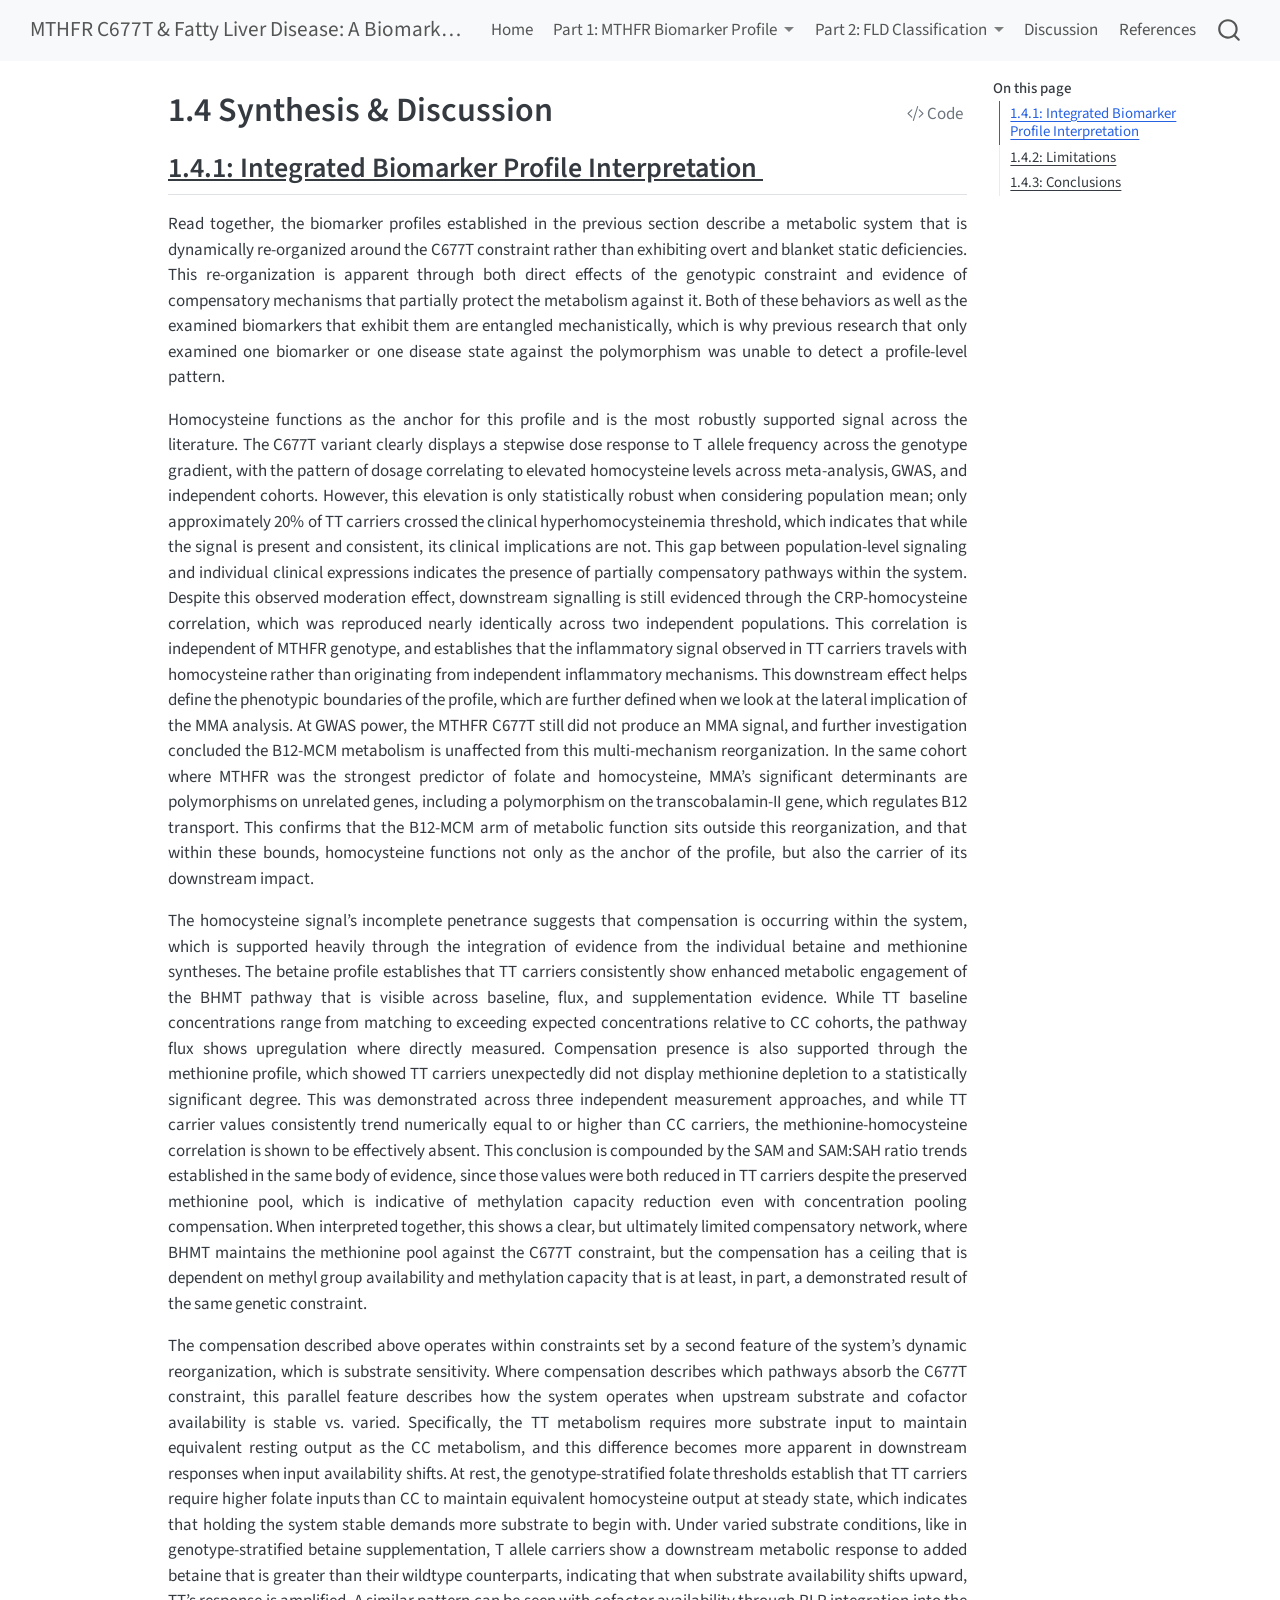
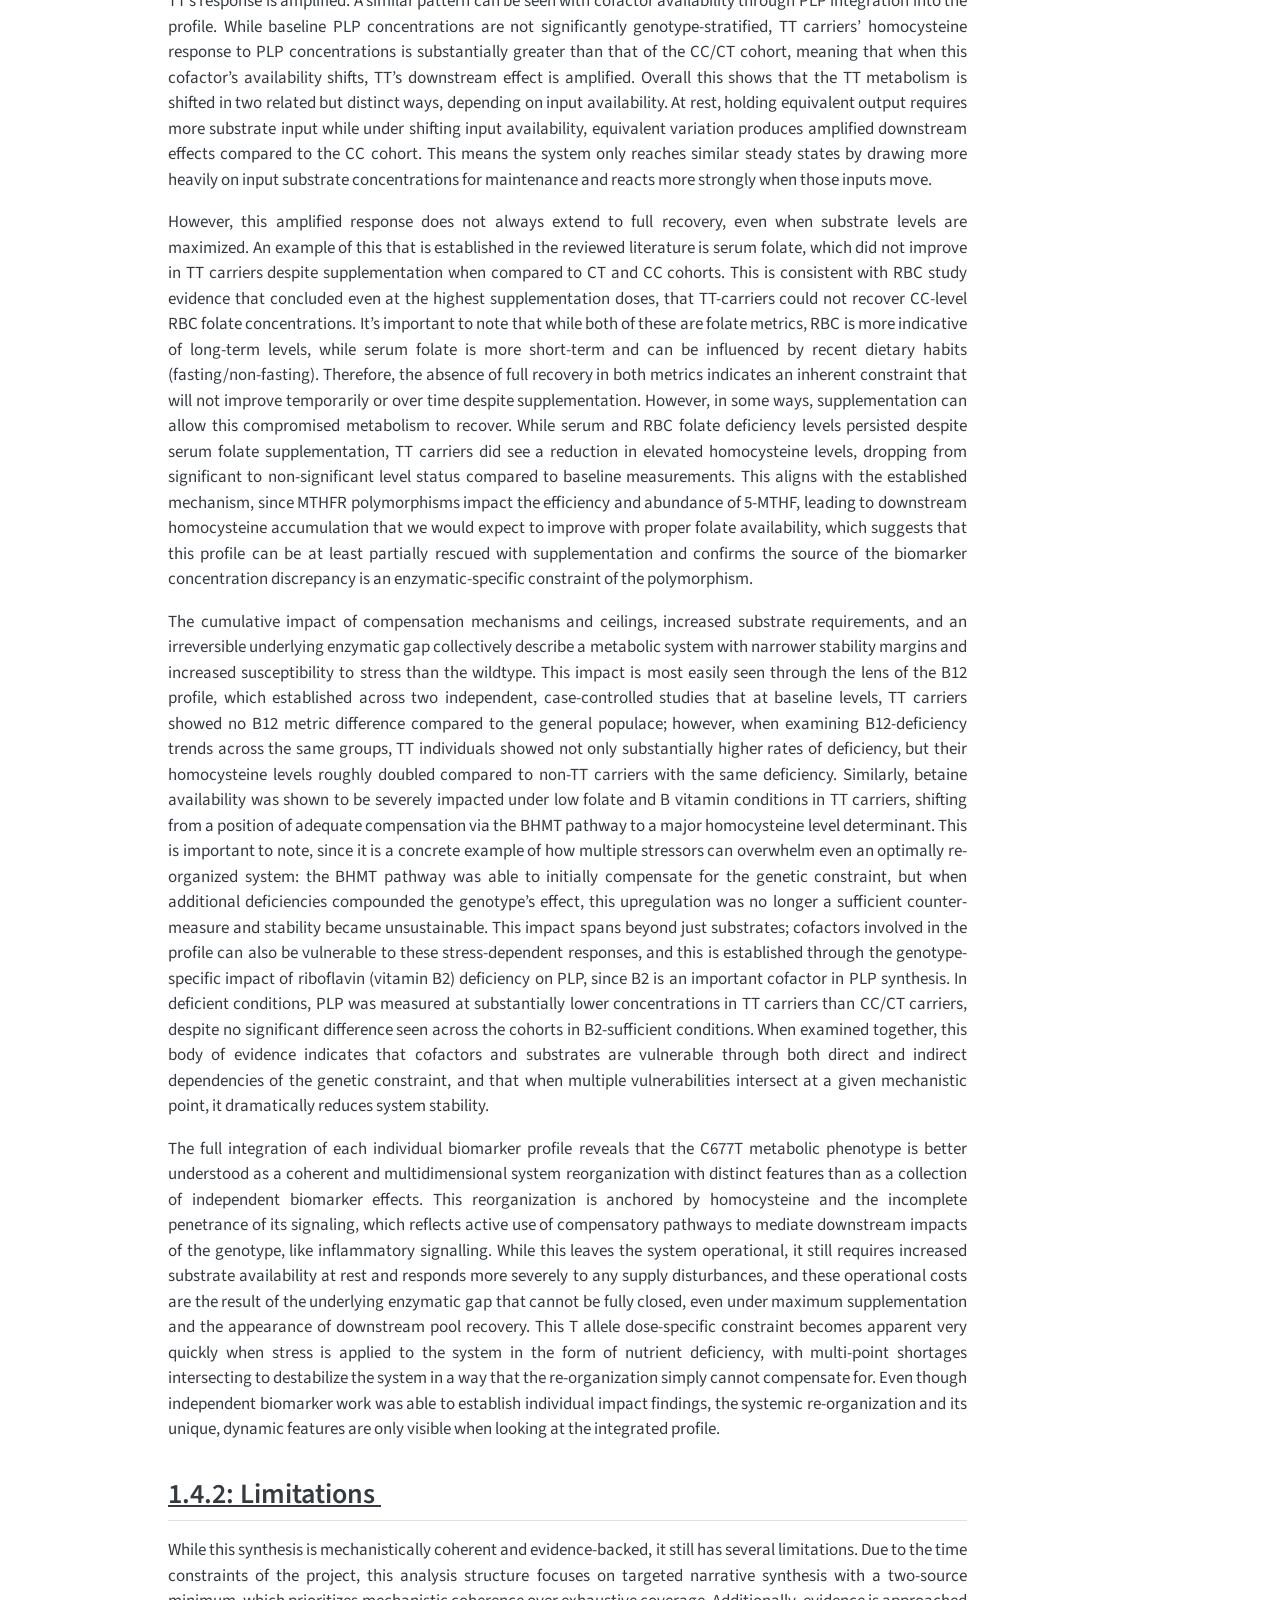
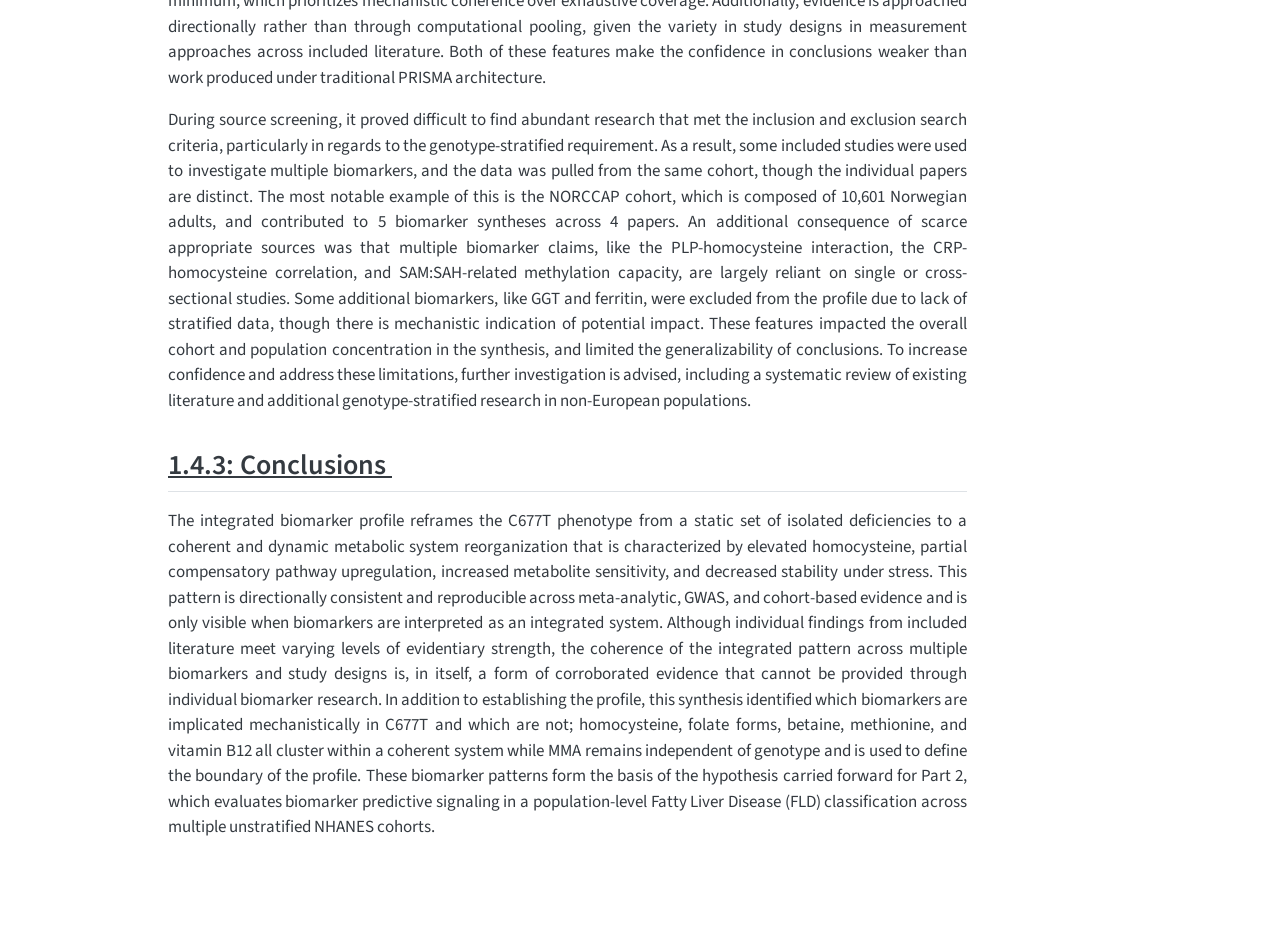
<file: docs/part1/conclusions_discussion.html>
<!DOCTYPE html>
<html xmlns="http://www.w3.org/1999/xhtml" lang="en" xml:lang="en"><head>

<meta charset="utf-8">
<meta name="generator" content="quarto-1.6.42">

<meta name="viewport" content="width=device-width, initial-scale=1.0, user-scalable=yes">


<title>1.4 Synthesis &amp; Discussion – MTHFR C677T &amp; Fatty Liver Disease: A Biomarker Analysis</title>
<style>
code{white-space: pre-wrap;}
span.smallcaps{font-variant: small-caps;}
div.columns{display: flex; gap: min(4vw, 1.5em);}
div.column{flex: auto; overflow-x: auto;}
div.hanging-indent{margin-left: 1.5em; text-indent: -1.5em;}
ul.task-list{list-style: none;}
ul.task-list li input[type="checkbox"] {
  width: 0.8em;
  margin: 0 0.8em 0.2em -1em; /* quarto-specific, see https://github.com/quarto-dev/quarto-cli/issues/4556 */ 
  vertical-align: middle;
}
/* CSS for syntax highlighting */
pre > code.sourceCode { white-space: pre; position: relative; }
pre > code.sourceCode > span { line-height: 1.25; }
pre > code.sourceCode > span:empty { height: 1.2em; }
.sourceCode { overflow: visible; }
code.sourceCode > span { color: inherit; text-decoration: inherit; }
div.sourceCode { margin: 1em 0; }
pre.sourceCode { margin: 0; }
@media screen {
div.sourceCode { overflow: auto; }
}
@media print {
pre > code.sourceCode { white-space: pre-wrap; }
pre > code.sourceCode > span { display: inline-block; text-indent: -5em; padding-left: 5em; }
}
pre.numberSource code
  { counter-reset: source-line 0; }
pre.numberSource code > span
  { position: relative; left: -4em; counter-increment: source-line; }
pre.numberSource code > span > a:first-child::before
  { content: counter(source-line);
    position: relative; left: -1em; text-align: right; vertical-align: baseline;
    border: none; display: inline-block;
    -webkit-touch-callout: none; -webkit-user-select: none;
    -khtml-user-select: none; -moz-user-select: none;
    -ms-user-select: none; user-select: none;
    padding: 0 4px; width: 4em;
  }
pre.numberSource { margin-left: 3em;  padding-left: 4px; }
div.sourceCode
  {   }
@media screen {
pre > code.sourceCode > span > a:first-child::before { text-decoration: underline; }
}
</style>


<script src="../site_libs/quarto-nav/quarto-nav.js"></script>
<script src="../site_libs/quarto-nav/headroom.min.js"></script>
<script src="../site_libs/clipboard/clipboard.min.js"></script>
<script src="../site_libs/quarto-search/autocomplete.umd.js"></script>
<script src="../site_libs/quarto-search/fuse.min.js"></script>
<script src="../site_libs/quarto-search/quarto-search.js"></script>
<meta name="quarto:offset" content="../">
<script src="../site_libs/quarto-html/quarto.js"></script>
<script src="../site_libs/quarto-html/popper.min.js"></script>
<script src="../site_libs/quarto-html/tippy.umd.min.js"></script>
<script src="../site_libs/quarto-html/anchor.min.js"></script>
<link href="../site_libs/quarto-html/tippy.css" rel="stylesheet">
<link href="../site_libs/quarto-html/quarto-syntax-highlighting-2f5df379a58b258e96c21c0638c20c03.css" rel="stylesheet" id="quarto-text-highlighting-styles">
<script src="../site_libs/bootstrap/bootstrap.min.js"></script>
<link href="../site_libs/bootstrap/bootstrap-icons.css" rel="stylesheet">
<link href="../site_libs/bootstrap/bootstrap-6bd9cfa162949bde0a231f530c97869d.min.css" rel="stylesheet" append-hash="true" id="quarto-bootstrap" data-mode="light">
<script id="quarto-search-options" type="application/json">{
  "location": "navbar",
  "copy-button": false,
  "collapse-after": 3,
  "panel-placement": "end",
  "type": "overlay",
  "limit": 50,
  "keyboard-shortcut": [
    "f",
    "/",
    "s"
  ],
  "show-item-context": false,
  "language": {
    "search-no-results-text": "No results",
    "search-matching-documents-text": "matching documents",
    "search-copy-link-title": "Copy link to search",
    "search-hide-matches-text": "Hide additional matches",
    "search-more-match-text": "more match in this document",
    "search-more-matches-text": "more matches in this document",
    "search-clear-button-title": "Clear",
    "search-text-placeholder": "",
    "search-detached-cancel-button-title": "Cancel",
    "search-submit-button-title": "Submit",
    "search-label": "Search"
  }
}</script>
<style>html{ scroll-behavior: smooth; }</style>


<link rel="stylesheet" href="../part2/styles.css">
</head>

<body class="nav-fixed">

<div id="quarto-search-results"></div>
  <header id="quarto-header" class="headroom fixed-top">
    <nav class="navbar navbar-expand-lg " data-bs-theme="dark">
      <div class="navbar-container container-fluid">
      <div class="navbar-brand-container mx-auto">
    <a class="navbar-brand" href="../index.html">
    <span class="navbar-title">MTHFR C677T &amp; Fatty Liver Disease: A Biomarker Analysis</span>
    </a>
  </div>
            <div id="quarto-search" class="" title="Search"></div>
          <button class="navbar-toggler" type="button" data-bs-toggle="collapse" data-bs-target="#navbarCollapse" aria-controls="navbarCollapse" role="menu" aria-expanded="false" aria-label="Toggle navigation" onclick="if (window.quartoToggleHeadroom) { window.quartoToggleHeadroom(); }">
  <span class="navbar-toggler-icon"></span>
</button>
          <div class="collapse navbar-collapse" id="navbarCollapse">
            <ul class="navbar-nav navbar-nav-scroll me-auto">
  <li class="nav-item">
    <a class="nav-link" href="../index.html"> 
<span class="menu-text">Home</span></a>
  </li>  
  <li class="nav-item dropdown ">
    <a class="nav-link dropdown-toggle" href="#" id="nav-menu-part-1-mthfr-biomarker-profile" role="link" data-bs-toggle="dropdown" aria-expanded="false">
 <span class="menu-text">Part 1: MTHFR Biomarker Profile</span>
    </a>
    <ul class="dropdown-menu" aria-labelledby="nav-menu-part-1-mthfr-biomarker-profile">    
        <li>
    <a class="dropdown-item" href="../part1/background.html">
 <span class="dropdown-text">1.1 Introduction &amp; Background</span></a>
  </li>  
        <li>
    <a class="dropdown-item" href="../part1/methods.html">
 <span class="dropdown-text">1.2 Methods</span></a>
  </li>  
        <li>
    <a class="dropdown-item" href="../part1/biomarker-analysis.html">
 <span class="dropdown-text">1.3 Biomarker Analysis</span></a>
  </li>  
        <li>
    <a class="dropdown-item" href="../part1/conclusions_discussion.html">
 <span class="dropdown-text">1.4 Synthesis &amp; Discussion</span></a>
  </li>  
    </ul>
  </li>
  <li class="nav-item dropdown ">
    <a class="nav-link dropdown-toggle" href="#" id="nav-menu-part-2-fld-classification" role="link" data-bs-toggle="dropdown" aria-expanded="false">
 <span class="menu-text">Part 2: FLD Classification</span>
    </a>
    <ul class="dropdown-menu" aria-labelledby="nav-menu-part-2-fld-classification">    
        <li>
    <a class="dropdown-item" href="../part2/data-preprocessing.html">
 <span class="dropdown-text">2.1 Data &amp; Preprocessing</span></a>
  </li>  
        <li>
    <a class="dropdown-item" href="../part2/machine-learning.html">
 <span class="dropdown-text">2.2 Machine Learning</span></a>
  </li>  
        <li>
    <a class="dropdown-item" href="../part2/visualization.html">
 <span class="dropdown-text">2.3 Visualization &amp; Analysis</span></a>
  </li>  
    </ul>
  </li>
  <li class="nav-item">
    <a class="nav-link" href="../discussion.html"> 
<span class="menu-text">Discussion</span></a>
  </li>  
  <li class="nav-item">
    <a class="nav-link" href="../references.html"> 
<span class="menu-text">References</span></a>
  </li>  
</ul>
          </div> <!-- /navcollapse -->
            <div class="quarto-navbar-tools">
</div>
      </div> <!-- /container-fluid -->
    </nav>
</header>
<!-- content -->
<div id="quarto-content" class="quarto-container page-columns page-rows-contents page-layout-article page-navbar">
<!-- sidebar -->
<!-- margin-sidebar -->
    <div id="quarto-margin-sidebar" class="sidebar margin-sidebar">
        <nav id="TOC" role="doc-toc" class="toc-active">
    <h2 id="toc-title">On this page</h2>
   
  <ul>
  <li><a href="#integrated-biomarker-profile-interpretation" id="toc-integrated-biomarker-profile-interpretation" class="nav-link active" data-scroll-target="#integrated-biomarker-profile-interpretation"><u> 1.4.1: Integrated Biomarker Profile Interpretation </u></a></li>
  <li><a href="#limitations" id="toc-limitations" class="nav-link" data-scroll-target="#limitations"><u> 1.4.2: Limitations </u></a></li>
  <li><a href="#conclusions" id="toc-conclusions" class="nav-link" data-scroll-target="#conclusions"><u> 1.4.3: Conclusions </u></a></li>
  </ul>
</nav>
    </div>
<!-- main -->
<main class="content" id="quarto-document-content">

<header id="title-block-header" class="quarto-title-block default">
<div class="quarto-title">
<div class="quarto-title-block"><div><h1 class="title">1.4 Synthesis &amp; Discussion</h1><button type="button" class="btn code-tools-button" id="quarto-code-tools-source"><i class="bi"></i> Code</button></div></div>
</div>



<div class="quarto-title-meta">

    
  
    
  </div>
  


</header>


<section id="integrated-biomarker-profile-interpretation" class="level2">
<h2 class="anchored" data-anchor-id="integrated-biomarker-profile-interpretation"><u> 1.4.1: Integrated Biomarker Profile Interpretation </u></h2>
<p>Read together, the biomarker profiles established in the previous section describe a metabolic system that is dynamically re-organized around the C677T constraint rather than exhibiting overt and blanket static deficiencies. This re-organization is apparent through both direct effects of the genotypic constraint and evidence of compensatory mechanisms that partially protect the metabolism against it. Both of these behaviors as well as the examined biomarkers that exhibit them are entangled mechanistically, which is why previous research that only examined one biomarker or one disease state against the polymorphism was unable to detect a profile-level pattern.</p>
<p>Homocysteine functions as the anchor for this profile and is the most robustly supported signal across the literature. The C677T variant clearly displays a stepwise dose response to T allele frequency across the genotype gradient, with the pattern of dosage correlating to elevated homocysteine levels across meta-analysis, GWAS, and independent cohorts. However, this elevation is only statistically robust when considering population mean; only approximately 20% of TT carriers crossed the clinical hyperhomocysteinemia threshold, which indicates that while the signal is present and consistent, its clinical implications are not. This gap between population-level signaling and individual clinical expressions indicates the presence of partially compensatory pathways within the system. Despite this observed moderation effect, downstream signalling is still evidenced through the CRP-homocysteine correlation, which was reproduced nearly identically across two independent populations. This correlation is independent of MTHFR genotype, and establishes that the inflammatory signal observed in TT carriers travels with homocysteine rather than originating from independent inflammatory mechanisms. This downstream effect helps define the phenotypic boundaries of the profile, which are further defined when we look at the lateral implication of the MMA analysis. At GWAS power, the MTHFR C677T still did not produce an MMA signal, and further investigation concluded the B12-MCM metabolism is unaffected from this multi-mechanism reorganization. In the same cohort where MTHFR was the strongest predictor of folate and homocysteine, MMA’s significant determinants are polymorphisms on unrelated genes, including a polymorphism on the transcobalamin-II gene, which regulates B12 transport. This confirms that the B12-MCM arm of metabolic function sits outside this reorganization, and that within these bounds, homocysteine functions not only as the anchor of the profile, but also the carrier of its downstream impact.</p>
<p>The homocysteine signal’s incomplete penetrance suggests that compensation is occurring within the system, which is supported heavily through the integration of evidence from the individual betaine and methionine syntheses. The betaine profile establishes that TT carriers consistently show enhanced metabolic engagement of the BHMT pathway that is visible across baseline, flux, and supplementation evidence. While TT baseline concentrations range from matching to exceeding expected concentrations relative to CC cohorts, the pathway flux shows upregulation where directly measured. Compensation presence is also supported through the methionine profile, which showed TT carriers unexpectedly did not display methionine depletion to a statistically significant degree. This was demonstrated across three independent measurement approaches, and while TT carrier values consistently trend numerically equal to or higher than CC carriers, the methionine-homocysteine correlation is shown to be effectively absent. This conclusion is compounded by the SAM and SAM:SAH ratio trends established in the same body of evidence, since those values were both reduced in TT carriers despite the preserved methionine pool, which is indicative of methylation capacity reduction even with concentration pooling compensation. When interpreted together, this shows a clear, but ultimately limited compensatory network, where BHMT maintains the methionine pool against the C677T constraint, but the compensation has a ceiling that is dependent on methyl group availability and methylation capacity that is at least, in part, a demonstrated result of the same genetic constraint.</p>
<p>The compensation described above operates within constraints set by a second feature of the system’s dynamic reorganization, which is substrate sensitivity. Where compensation describes which pathways absorb the C677T constraint, this parallel feature describes how the system operates when upstream substrate and cofactor availability is stable vs.&nbsp;varied. Specifically, the TT metabolism requires more substrate input to maintain equivalent resting output as the CC metabolism, and this difference becomes more apparent in downstream responses when input availability shifts. At rest, the genotype-stratified folate thresholds establish that TT carriers require higher folate inputs than CC to maintain equivalent homocysteine output at steady state, which indicates that holding the system stable demands more substrate to begin with. Under varied substrate conditions, like in genotype-stratified betaine supplementation, T allele carriers show a downstream metabolic response to added betaine that is greater than their wildtype counterparts, indicating that when substrate availability shifts upward, TT’s response is amplified. A similar pattern can be seen with cofactor availability through PLP integration into the profile. While baseline PLP concentrations are not significantly genotype-stratified, TT carriers’ homocysteine response to PLP concentrations is substantially greater than that of the CC/CT cohort, meaning that when this cofactor’s availability shifts, TT’s downstream effect is amplified. Overall this shows that the TT metabolism is shifted in two related but distinct ways, depending on input availability. At rest, holding equivalent output requires more substrate input while under shifting input availability, equivalent variation produces amplified downstream effects compared to the CC cohort. This means the system only reaches similar steady states by drawing more heavily on input substrate concentrations for maintenance and reacts more strongly when those inputs move.</p>
<p>However, this amplified response does not always extend to full recovery, even when substrate levels are maximized. An example of this that is established in the reviewed literature is serum folate, which did not improve in TT carriers despite supplementation when compared to CT and CC cohorts. This is consistent with RBC study evidence that concluded even at the highest supplementation doses, that TT-carriers could not recover CC-level RBC folate concentrations. It’s important to note that while both of these are folate metrics, RBC is more indicative of long-term levels, while serum folate is more short-term and can be influenced by recent dietary habits (fasting/non-fasting). Therefore, the absence of full recovery in both metrics indicates an inherent constraint that will not improve temporarily or over time despite supplementation. However, in some ways, supplementation can allow this compromised metabolism to recover. While serum and RBC folate deficiency levels persisted despite serum folate supplementation, TT carriers did see a reduction in elevated homocysteine levels, dropping from significant to non-significant level status compared to baseline measurements. This aligns with the established mechanism, since MTHFR polymorphisms impact the efficiency and abundance of 5-MTHF, leading to downstream homocysteine accumulation that we would expect to improve with proper folate availability, which suggests that this profile can be at least partially rescued with supplementation and confirms the source of the biomarker concentration discrepancy is an enzymatic-specific constraint of the polymorphism.</p>
<p>The cumulative impact of compensation mechanisms and ceilings, increased substrate requirements, and an irreversible underlying enzymatic gap collectively describe a metabolic system with narrower stability margins and increased susceptibility to stress than the wildtype. This impact is most easily seen through the lens of the B12 profile, which established across two independent, case-controlled studies that at baseline levels, TT carriers showed no B12 metric difference compared to the general populace; however, when examining B12-deficiency trends across the same groups, TT individuals showed not only substantially higher rates of deficiency, but their homocysteine levels roughly doubled compared to non-TT carriers with the same deficiency. Similarly, betaine availability was shown to be severely impacted under low folate and B vitamin conditions in TT carriers, shifting from a position of adequate compensation via the BHMT pathway to a major homocysteine level determinant. This is important to note, since it is a concrete example of how multiple stressors can overwhelm even an optimally re-organized system: the BHMT pathway was able to initially compensate for the genetic constraint, but when additional deficiencies compounded the genotype’s effect, this upregulation was no longer a sufficient counter-measure and stability became unsustainable. This impact spans beyond just substrates; cofactors involved in the profile can also be vulnerable to these stress-dependent responses, and this is established through the genotype-specific impact of riboflavin (vitamin B2) deficiency on PLP, since B2 is an important cofactor in PLP synthesis. In deficient conditions, PLP was measured at substantially lower concentrations in TT carriers than CC/CT carriers, despite no significant difference seen across the cohorts in B2-sufficient conditions. When examined together, this body of evidence indicates that cofactors and substrates are vulnerable through both direct and indirect dependencies of the genetic constraint, and that when multiple vulnerabilities intersect at a given mechanistic point, it dramatically reduces system stability.</p>
<p>The full integration of each individual biomarker profile reveals that the C677T metabolic phenotype is better understood as a coherent and multidimensional system reorganization with distinct features than as a collection of independent biomarker effects. This reorganization is anchored by homocysteine and the incomplete penetrance of its signaling, which reflects active use of compensatory pathways to mediate downstream impacts of the genotype, like inflammatory signalling. While this leaves the system operational, it still requires increased substrate availability at rest and responds more severely to any supply disturbances, and these operational costs are the result of the underlying enzymatic gap that cannot be fully closed, even under maximum supplementation and the appearance of downstream pool recovery. This T allele dose-specific constraint becomes apparent very quickly when stress is applied to the system in the form of nutrient deficiency, with multi-point shortages intersecting to destabilize the system in a way that the re-organization simply cannot compensate for. Even though independent biomarker work was able to establish individual impact findings, the systemic re-organization and its unique, dynamic features are only visible when looking at the integrated profile.</p>
</section>
<section id="limitations" class="level2">
<h2 class="anchored" data-anchor-id="limitations"><u> 1.4.2: Limitations </u></h2>
<p>While this synthesis is mechanistically coherent and evidence-backed, it still has several limitations. Due to the time constraints of the project, this analysis structure focuses on targeted narrative synthesis with a two-source minimum, which prioritizes mechanistic coherence over exhaustive coverage. Additionally, evidence is approached directionally rather than through computational pooling, given the variety in study designs in measurement approaches across included literature. Both of these features make the confidence in conclusions weaker than work produced under traditional PRISMA architecture.</p>
<p>During source screening, it proved difficult to find abundant research that met the inclusion and exclusion search criteria, particularly in regards to the genotype-stratified requirement. As a result, some included studies were used to investigate multiple biomarkers, and the data was pulled from the same cohort, though the individual papers are distinct. The most notable example of this is the NORCCAP cohort, which is composed of 10,601 Norwegian adults, and contributed to 5 biomarker syntheses across 4 papers. An additional consequence of scarce appropriate sources was that multiple biomarker claims, like the PLP-homocysteine interaction, the CRP-homocysteine correlation, and SAM:SAH-related methylation capacity, are largely reliant on single or cross-sectional studies. Some additional biomarkers, like GGT and ferritin, were excluded from the profile due to lack of stratified data, though there is mechanistic indication of potential impact. These features impacted the overall cohort and population concentration in the synthesis, and limited the generalizability of conclusions. To increase confidence and address these limitations, further investigation is advised, including a systematic review of existing literature and additional genotype-stratified research in non-European populations.</p>
</section>
<section id="conclusions" class="level2">
<h2 class="anchored" data-anchor-id="conclusions"><u> 1.4.3: Conclusions </u></h2>
<p>The integrated biomarker profile reframes the C677T phenotype from a static set of isolated deficiencies to a coherent and dynamic metabolic system reorganization that is characterized by elevated homocysteine, partial compensatory pathway upregulation, increased metabolite sensitivity, and decreased stability under stress. This pattern is directionally consistent and reproducible across meta-analytic, GWAS, and cohort-based evidence and is only visible when biomarkers are interpreted as an integrated system. Although individual findings from included literature meet varying levels of evidentiary strength, the coherence of the integrated pattern across multiple biomarkers and study designs is, in itself, a form of corroborated evidence that cannot be provided through individual biomarker research. In addition to establishing the profile, this synthesis identified which biomarkers are implicated mechanistically in C677T and which are not; homocysteine, folate forms, betaine, methionine, and vitamin B12 all cluster within a coherent system while MMA remains independent of genotype and is used to define the boundary of the profile. These biomarker patterns form the basis of the hypothesis carried forward for Part 2, which evaluates biomarker predictive signaling in a population-level Fatty Liver Disease (FLD) classification across multiple unstratified NHANES cohorts.</p>


<!-- -->

</section>

</main> <!-- /main -->
<script id="quarto-html-after-body" type="application/javascript">
window.document.addEventListener("DOMContentLoaded", function (event) {
  const toggleBodyColorMode = (bsSheetEl) => {
    const mode = bsSheetEl.getAttribute("data-mode");
    const bodyEl = window.document.querySelector("body");
    if (mode === "dark") {
      bodyEl.classList.add("quarto-dark");
      bodyEl.classList.remove("quarto-light");
    } else {
      bodyEl.classList.add("quarto-light");
      bodyEl.classList.remove("quarto-dark");
    }
  }
  const toggleBodyColorPrimary = () => {
    const bsSheetEl = window.document.querySelector("link#quarto-bootstrap");
    if (bsSheetEl) {
      toggleBodyColorMode(bsSheetEl);
    }
  }
  toggleBodyColorPrimary();  
  const icon = "";
  const anchorJS = new window.AnchorJS();
  anchorJS.options = {
    placement: 'right',
    icon: icon
  };
  anchorJS.add('.anchored');
  const isCodeAnnotation = (el) => {
    for (const clz of el.classList) {
      if (clz.startsWith('code-annotation-')) {                     
        return true;
      }
    }
    return false;
  }
  const onCopySuccess = function(e) {
    // button target
    const button = e.trigger;
    // don't keep focus
    button.blur();
    // flash "checked"
    button.classList.add('code-copy-button-checked');
    var currentTitle = button.getAttribute("title");
    button.setAttribute("title", "Copied!");
    let tooltip;
    if (window.bootstrap) {
      button.setAttribute("data-bs-toggle", "tooltip");
      button.setAttribute("data-bs-placement", "left");
      button.setAttribute("data-bs-title", "Copied!");
      tooltip = new bootstrap.Tooltip(button, 
        { trigger: "manual", 
          customClass: "code-copy-button-tooltip",
          offset: [0, -8]});
      tooltip.show();    
    }
    setTimeout(function() {
      if (tooltip) {
        tooltip.hide();
        button.removeAttribute("data-bs-title");
        button.removeAttribute("data-bs-toggle");
        button.removeAttribute("data-bs-placement");
      }
      button.setAttribute("title", currentTitle);
      button.classList.remove('code-copy-button-checked');
    }, 1000);
    // clear code selection
    e.clearSelection();
  }
  const getTextToCopy = function(trigger) {
      const codeEl = trigger.previousElementSibling.cloneNode(true);
      for (const childEl of codeEl.children) {
        if (isCodeAnnotation(childEl)) {
          childEl.remove();
        }
      }
      return codeEl.innerText;
  }
  const clipboard = new window.ClipboardJS('.code-copy-button:not([data-in-quarto-modal])', {
    text: getTextToCopy
  });
  clipboard.on('success', onCopySuccess);
  if (window.document.getElementById('quarto-embedded-source-code-modal')) {
    const clipboardModal = new window.ClipboardJS('.code-copy-button[data-in-quarto-modal]', {
      text: getTextToCopy,
      container: window.document.getElementById('quarto-embedded-source-code-modal')
    });
    clipboardModal.on('success', onCopySuccess);
  }
  const viewSource = window.document.getElementById('quarto-view-source') ||
                     window.document.getElementById('quarto-code-tools-source');
  if (viewSource) {
    const sourceUrl = viewSource.getAttribute("data-quarto-source-url");
    viewSource.addEventListener("click", function(e) {
      if (sourceUrl) {
        // rstudio viewer pane
        if (/\bcapabilities=\b/.test(window.location)) {
          window.open(sourceUrl);
        } else {
          window.location.href = sourceUrl;
        }
      } else {
        const modal = new bootstrap.Modal(document.getElementById('quarto-embedded-source-code-modal'));
        modal.show();
      }
      return false;
    });
  }
  function toggleCodeHandler(show) {
    return function(e) {
      const detailsSrc = window.document.querySelectorAll(".cell > details > .sourceCode");
      for (let i=0; i<detailsSrc.length; i++) {
        const details = detailsSrc[i].parentElement;
        if (show) {
          details.open = true;
        } else {
          details.removeAttribute("open");
        }
      }
      const cellCodeDivs = window.document.querySelectorAll(".cell > .sourceCode");
      const fromCls = show ? "hidden" : "unhidden";
      const toCls = show ? "unhidden" : "hidden";
      for (let i=0; i<cellCodeDivs.length; i++) {
        const codeDiv = cellCodeDivs[i];
        if (codeDiv.classList.contains(fromCls)) {
          codeDiv.classList.remove(fromCls);
          codeDiv.classList.add(toCls);
        } 
      }
      return false;
    }
  }
  const hideAllCode = window.document.getElementById("quarto-hide-all-code");
  if (hideAllCode) {
    hideAllCode.addEventListener("click", toggleCodeHandler(false));
  }
  const showAllCode = window.document.getElementById("quarto-show-all-code");
  if (showAllCode) {
    showAllCode.addEventListener("click", toggleCodeHandler(true));
  }
    var localhostRegex = new RegExp(/^(?:http|https):\/\/localhost\:?[0-9]*\//);
    var mailtoRegex = new RegExp(/^mailto:/);
      var filterRegex = new RegExp("https:\/\/colette-osiris\.github\.io\/mthfr-fld-capstone\/");
    var isInternal = (href) => {
        return filterRegex.test(href) || localhostRegex.test(href) || mailtoRegex.test(href);
    }
    // Inspect non-navigation links and adorn them if external
 	var links = window.document.querySelectorAll('a[href]:not(.nav-link):not(.navbar-brand):not(.toc-action):not(.sidebar-link):not(.sidebar-item-toggle):not(.pagination-link):not(.no-external):not([aria-hidden]):not(.dropdown-item):not(.quarto-navigation-tool):not(.about-link)');
    for (var i=0; i<links.length; i++) {
      const link = links[i];
      if (!isInternal(link.href)) {
        // undo the damage that might have been done by quarto-nav.js in the case of
        // links that we want to consider external
        if (link.dataset.originalHref !== undefined) {
          link.href = link.dataset.originalHref;
        }
      }
    }
  function tippyHover(el, contentFn, onTriggerFn, onUntriggerFn) {
    const config = {
      allowHTML: true,
      maxWidth: 500,
      delay: 100,
      arrow: false,
      appendTo: function(el) {
          return el.parentElement;
      },
      interactive: true,
      interactiveBorder: 10,
      theme: 'quarto',
      placement: 'bottom-start',
    };
    if (contentFn) {
      config.content = contentFn;
    }
    if (onTriggerFn) {
      config.onTrigger = onTriggerFn;
    }
    if (onUntriggerFn) {
      config.onUntrigger = onUntriggerFn;
    }
    window.tippy(el, config); 
  }
  const noterefs = window.document.querySelectorAll('a[role="doc-noteref"]');
  for (var i=0; i<noterefs.length; i++) {
    const ref = noterefs[i];
    tippyHover(ref, function() {
      // use id or data attribute instead here
      let href = ref.getAttribute('data-footnote-href') || ref.getAttribute('href');
      try { href = new URL(href).hash; } catch {}
      const id = href.replace(/^#\/?/, "");
      const note = window.document.getElementById(id);
      if (note) {
        return note.innerHTML;
      } else {
        return "";
      }
    });
  }
  const xrefs = window.document.querySelectorAll('a.quarto-xref');
  const processXRef = (id, note) => {
    // Strip column container classes
    const stripColumnClz = (el) => {
      el.classList.remove("page-full", "page-columns");
      if (el.children) {
        for (const child of el.children) {
          stripColumnClz(child);
        }
      }
    }
    stripColumnClz(note)
    if (id === null || id.startsWith('sec-')) {
      // Special case sections, only their first couple elements
      const container = document.createElement("div");
      if (note.children && note.children.length > 2) {
        container.appendChild(note.children[0].cloneNode(true));
        for (let i = 1; i < note.children.length; i++) {
          const child = note.children[i];
          if (child.tagName === "P" && child.innerText === "") {
            continue;
          } else {
            container.appendChild(child.cloneNode(true));
            break;
          }
        }
        if (window.Quarto?.typesetMath) {
          window.Quarto.typesetMath(container);
        }
        return container.innerHTML
      } else {
        if (window.Quarto?.typesetMath) {
          window.Quarto.typesetMath(note);
        }
        return note.innerHTML;
      }
    } else {
      // Remove any anchor links if they are present
      const anchorLink = note.querySelector('a.anchorjs-link');
      if (anchorLink) {
        anchorLink.remove();
      }
      if (window.Quarto?.typesetMath) {
        window.Quarto.typesetMath(note);
      }
      if (note.classList.contains("callout")) {
        return note.outerHTML;
      } else {
        return note.innerHTML;
      }
    }
  }
  for (var i=0; i<xrefs.length; i++) {
    const xref = xrefs[i];
    tippyHover(xref, undefined, function(instance) {
      instance.disable();
      let url = xref.getAttribute('href');
      let hash = undefined; 
      if (url.startsWith('#')) {
        hash = url;
      } else {
        try { hash = new URL(url).hash; } catch {}
      }
      if (hash) {
        const id = hash.replace(/^#\/?/, "");
        const note = window.document.getElementById(id);
        if (note !== null) {
          try {
            const html = processXRef(id, note.cloneNode(true));
            instance.setContent(html);
          } finally {
            instance.enable();
            instance.show();
          }
        } else {
          // See if we can fetch this
          fetch(url.split('#')[0])
          .then(res => res.text())
          .then(html => {
            const parser = new DOMParser();
            const htmlDoc = parser.parseFromString(html, "text/html");
            const note = htmlDoc.getElementById(id);
            if (note !== null) {
              const html = processXRef(id, note);
              instance.setContent(html);
            } 
          }).finally(() => {
            instance.enable();
            instance.show();
          });
        }
      } else {
        // See if we can fetch a full url (with no hash to target)
        // This is a special case and we should probably do some content thinning / targeting
        fetch(url)
        .then(res => res.text())
        .then(html => {
          const parser = new DOMParser();
          const htmlDoc = parser.parseFromString(html, "text/html");
          const note = htmlDoc.querySelector('main.content');
          if (note !== null) {
            // This should only happen for chapter cross references
            // (since there is no id in the URL)
            // remove the first header
            if (note.children.length > 0 && note.children[0].tagName === "HEADER") {
              note.children[0].remove();
            }
            const html = processXRef(null, note);
            instance.setContent(html);
          } 
        }).finally(() => {
          instance.enable();
          instance.show();
        });
      }
    }, function(instance) {
    });
  }
      let selectedAnnoteEl;
      const selectorForAnnotation = ( cell, annotation) => {
        let cellAttr = 'data-code-cell="' + cell + '"';
        let lineAttr = 'data-code-annotation="' +  annotation + '"';
        const selector = 'span[' + cellAttr + '][' + lineAttr + ']';
        return selector;
      }
      const selectCodeLines = (annoteEl) => {
        const doc = window.document;
        const targetCell = annoteEl.getAttribute("data-target-cell");
        const targetAnnotation = annoteEl.getAttribute("data-target-annotation");
        const annoteSpan = window.document.querySelector(selectorForAnnotation(targetCell, targetAnnotation));
        const lines = annoteSpan.getAttribute("data-code-lines").split(",");
        const lineIds = lines.map((line) => {
          return targetCell + "-" + line;
        })
        let top = null;
        let height = null;
        let parent = null;
        if (lineIds.length > 0) {
            //compute the position of the single el (top and bottom and make a div)
            const el = window.document.getElementById(lineIds[0]);
            top = el.offsetTop;
            height = el.offsetHeight;
            parent = el.parentElement.parentElement;
          if (lineIds.length > 1) {
            const lastEl = window.document.getElementById(lineIds[lineIds.length - 1]);
            const bottom = lastEl.offsetTop + lastEl.offsetHeight;
            height = bottom - top;
          }
          if (top !== null && height !== null && parent !== null) {
            // cook up a div (if necessary) and position it 
            let div = window.document.getElementById("code-annotation-line-highlight");
            if (div === null) {
              div = window.document.createElement("div");
              div.setAttribute("id", "code-annotation-line-highlight");
              div.style.position = 'absolute';
              parent.appendChild(div);
            }
            div.style.top = top - 2 + "px";
            div.style.height = height + 4 + "px";
            div.style.left = 0;
            let gutterDiv = window.document.getElementById("code-annotation-line-highlight-gutter");
            if (gutterDiv === null) {
              gutterDiv = window.document.createElement("div");
              gutterDiv.setAttribute("id", "code-annotation-line-highlight-gutter");
              gutterDiv.style.position = 'absolute';
              const codeCell = window.document.getElementById(targetCell);
              const gutter = codeCell.querySelector('.code-annotation-gutter');
              gutter.appendChild(gutterDiv);
            }
            gutterDiv.style.top = top - 2 + "px";
            gutterDiv.style.height = height + 4 + "px";
          }
          selectedAnnoteEl = annoteEl;
        }
      };
      const unselectCodeLines = () => {
        const elementsIds = ["code-annotation-line-highlight", "code-annotation-line-highlight-gutter"];
        elementsIds.forEach((elId) => {
          const div = window.document.getElementById(elId);
          if (div) {
            div.remove();
          }
        });
        selectedAnnoteEl = undefined;
      };
        // Handle positioning of the toggle
    window.addEventListener(
      "resize",
      throttle(() => {
        elRect = undefined;
        if (selectedAnnoteEl) {
          selectCodeLines(selectedAnnoteEl);
        }
      }, 10)
    );
    function throttle(fn, ms) {
    let throttle = false;
    let timer;
      return (...args) => {
        if(!throttle) { // first call gets through
            fn.apply(this, args);
            throttle = true;
        } else { // all the others get throttled
            if(timer) clearTimeout(timer); // cancel #2
            timer = setTimeout(() => {
              fn.apply(this, args);
              timer = throttle = false;
            }, ms);
        }
      };
    }
      // Attach click handler to the DT
      const annoteDls = window.document.querySelectorAll('dt[data-target-cell]');
      for (const annoteDlNode of annoteDls) {
        annoteDlNode.addEventListener('click', (event) => {
          const clickedEl = event.target;
          if (clickedEl !== selectedAnnoteEl) {
            unselectCodeLines();
            const activeEl = window.document.querySelector('dt[data-target-cell].code-annotation-active');
            if (activeEl) {
              activeEl.classList.remove('code-annotation-active');
            }
            selectCodeLines(clickedEl);
            clickedEl.classList.add('code-annotation-active');
          } else {
            // Unselect the line
            unselectCodeLines();
            clickedEl.classList.remove('code-annotation-active');
          }
        });
      }
  const findCites = (el) => {
    const parentEl = el.parentElement;
    if (parentEl) {
      const cites = parentEl.dataset.cites;
      if (cites) {
        return {
          el,
          cites: cites.split(' ')
        };
      } else {
        return findCites(el.parentElement)
      }
    } else {
      return undefined;
    }
  };
  var bibliorefs = window.document.querySelectorAll('a[role="doc-biblioref"]');
  for (var i=0; i<bibliorefs.length; i++) {
    const ref = bibliorefs[i];
    const citeInfo = findCites(ref);
    if (citeInfo) {
      tippyHover(citeInfo.el, function() {
        var popup = window.document.createElement('div');
        citeInfo.cites.forEach(function(cite) {
          var citeDiv = window.document.createElement('div');
          citeDiv.classList.add('hanging-indent');
          citeDiv.classList.add('csl-entry');
          var biblioDiv = window.document.getElementById('ref-' + cite);
          if (biblioDiv) {
            citeDiv.innerHTML = biblioDiv.innerHTML;
          }
          popup.appendChild(citeDiv);
        });
        return popup.innerHTML;
      });
    }
  }
});
</script><div class="modal fade" id="quarto-embedded-source-code-modal" tabindex="-1" aria-labelledby="quarto-embedded-source-code-modal-label" aria-hidden="true"><div class="modal-dialog modal-dialog-scrollable"><div class="modal-content"><div class="modal-header"><h5 class="modal-title" id="quarto-embedded-source-code-modal-label">Source Code</h5><button class="btn-close" data-bs-dismiss="modal"></button></div><div class="modal-body"><div class="">
<div class="sourceCode" id="cb1" data-shortcodes="false"><pre class="sourceCode markdown code-with-copy"><code class="sourceCode markdown"><span id="cb1-1"><a href="#cb1-1" aria-hidden="true" tabindex="-1"></a><span class="co">---</span></span>
<span id="cb1-2"><a href="#cb1-2" aria-hidden="true" tabindex="-1"></a><span class="an">title:</span><span class="co"> "1.4 Synthesis &amp; Discussion"</span></span>
<span id="cb1-3"><a href="#cb1-3" aria-hidden="true" tabindex="-1"></a><span class="an">engine:</span><span class="co"> knitr</span></span>
<span id="cb1-4"><a href="#cb1-4" aria-hidden="true" tabindex="-1"></a><span class="co">---</span></span>
<span id="cb1-5"><a href="#cb1-5" aria-hidden="true" tabindex="-1"></a></span>
<span id="cb1-6"><a href="#cb1-6" aria-hidden="true" tabindex="-1"></a><span class="fu">## &lt;u&gt; 1.4.1: Integrated Biomarker Profile Interpretation &lt;/u&gt;</span></span>
<span id="cb1-7"><a href="#cb1-7" aria-hidden="true" tabindex="-1"></a></span>
<span id="cb1-8"><a href="#cb1-8" aria-hidden="true" tabindex="-1"></a>Read together, the biomarker profiles established in the previous section describe a metabolic system that is dynamically re-organized around the C677T constraint rather than exhibiting overt and blanket static deficiencies. This re-organization is apparent through both direct effects of the genotypic constraint and evidence of compensatory mechanisms that partially protect the metabolism against it. Both of these behaviors as well as the examined biomarkers that exhibit them are entangled mechanistically, which is why previous research that only examined one biomarker or one disease state against the polymorphism was unable to detect a profile-level pattern. </span>
<span id="cb1-9"><a href="#cb1-9" aria-hidden="true" tabindex="-1"></a></span>
<span id="cb1-10"><a href="#cb1-10" aria-hidden="true" tabindex="-1"></a>Homocysteine functions as the anchor for this profile and is the most robustly supported signal across the literature. The C677T variant clearly displays a stepwise dose response to T allele frequency across the genotype gradient, with the pattern of dosage correlating to elevated homocysteine levels across meta-analysis, GWAS, and independent cohorts. However, this elevation is only statistically robust when considering population mean; only approximately 20% of TT carriers crossed the clinical hyperhomocysteinemia threshold, which indicates that while the signal is present and consistent, its clinical implications are not. This gap between population-level signaling and individual clinical expressions indicates the presence of partially compensatory pathways within the system. Despite this observed moderation effect, downstream signalling is still evidenced through the CRP-homocysteine correlation, which was reproduced nearly identically across two independent populations. This correlation is independent of MTHFR genotype, and establishes that the inflammatory signal observed in TT carriers travels with homocysteine rather than originating from independent inflammatory mechanisms. This downstream effect helps define the phenotypic boundaries of the profile, which are further defined when we look at the lateral implication of the MMA analysis. At GWAS power, the MTHFR C677T still did not produce an MMA signal, and further investigation concluded the B12-MCM metabolism is unaffected from this multi-mechanism reorganization. In the same cohort where MTHFR was the strongest predictor of folate and homocysteine, MMA’s significant determinants are polymorphisms on unrelated genes, including a polymorphism on the transcobalamin-II gene, which regulates B12 transport. This confirms that the B12-MCM arm of metabolic function sits outside this reorganization, and that within these bounds, homocysteine functions not only as the anchor of the profile, but also the carrier of its downstream impact.</span>
<span id="cb1-11"><a href="#cb1-11" aria-hidden="true" tabindex="-1"></a></span>
<span id="cb1-12"><a href="#cb1-12" aria-hidden="true" tabindex="-1"></a>The homocysteine signal’s incomplete penetrance suggests that compensation is occurring within the system, which is supported heavily through the integration of evidence from the individual betaine and methionine syntheses. The betaine profile establishes that TT carriers consistently show enhanced metabolic engagement of the BHMT pathway that is visible across baseline, flux, and supplementation evidence. While TT baseline concentrations range from matching to exceeding expected concentrations relative to CC cohorts, the pathway flux shows upregulation where directly measured. Compensation presence is also supported through the methionine profile, which showed TT carriers unexpectedly did not display methionine depletion to a statistically significant degree. This was demonstrated across three independent measurement approaches, and while TT carrier values consistently trend numerically equal to or higher than CC carriers, the methionine-homocysteine correlation is shown to be effectively absent. This conclusion is compounded by the SAM and SAM:SAH ratio trends established in the same body of evidence, since those values were both reduced in TT carriers despite the preserved methionine pool, which is indicative of methylation capacity reduction even with concentration pooling compensation. When interpreted together, this shows a clear, but ultimately limited compensatory network, where BHMT maintains the methionine pool against the C677T constraint, but the compensation has a ceiling that is dependent on methyl group availability and methylation capacity that is at least, in part, a demonstrated result of the same genetic constraint. </span>
<span id="cb1-13"><a href="#cb1-13" aria-hidden="true" tabindex="-1"></a></span>
<span id="cb1-14"><a href="#cb1-14" aria-hidden="true" tabindex="-1"></a>The compensation described above operates within constraints set by a second feature of the system’s dynamic reorganization, which is substrate sensitivity. Where compensation describes which pathways absorb the C677T constraint, this parallel feature describes how the system operates when upstream substrate and cofactor availability is stable vs. varied. Specifically, the TT metabolism requires more substrate input to maintain equivalent resting output as the CC metabolism, and this difference becomes more apparent in downstream responses when input availability shifts. At rest, the genotype-stratified folate thresholds establish that TT carriers require higher folate inputs than CC to maintain equivalent homocysteine output at steady state, which indicates that holding the system stable demands more substrate to begin with. Under varied substrate conditions, like in genotype-stratified betaine supplementation, T allele carriers show a downstream metabolic response to added betaine that is greater than their wildtype counterparts, indicating that when substrate availability shifts upward, TT's response is amplified. A similar pattern can be seen with cofactor availability through PLP integration into the profile. While baseline PLP concentrations are not significantly genotype-stratified, TT carriers' homocysteine response to PLP concentrations is substantially greater than that of the CC/CT cohort, meaning that when this cofactor’s availability shifts, TT's downstream effect is amplified. Overall this shows that the TT metabolism is shifted in two related but distinct ways, depending on input availability. At rest, holding equivalent output requires more substrate input while under shifting input availability, equivalent variation produces amplified downstream effects compared to the CC cohort. This means the system only reaches similar steady states by drawing more heavily on input substrate concentrations for maintenance and reacts more strongly when those inputs move.</span>
<span id="cb1-15"><a href="#cb1-15" aria-hidden="true" tabindex="-1"></a></span>
<span id="cb1-16"><a href="#cb1-16" aria-hidden="true" tabindex="-1"></a>However, this amplified response does not always extend to full recovery, even when substrate levels are maximized. An example of this that is established in the reviewed literature is serum folate, which did not improve in TT carriers despite supplementation when compared to CT and CC cohorts. This is consistent with RBC study evidence that concluded even at the highest supplementation doses, that TT-carriers could not recover CC-level RBC folate concentrations. It’s important to note that while both of these are folate metrics, RBC is more indicative of long-term levels, while serum folate is more short-term and can be influenced by recent dietary habits (fasting/non-fasting). Therefore, the absence of full recovery in both metrics indicates an inherent constraint that will not improve temporarily or over time despite supplementation. However, in some ways, supplementation can allow this compromised metabolism to recover. While serum and RBC folate deficiency levels persisted despite serum folate supplementation, TT carriers did see a reduction in elevated homocysteine levels, dropping from significant to non-significant level status compared to baseline measurements. This aligns with the established mechanism, since MTHFR polymorphisms impact the efficiency and abundance of 5-MTHF, leading to downstream homocysteine accumulation that we would expect to improve with proper folate availability, which suggests that this profile can be at least partially rescued with supplementation and confirms the source of the biomarker concentration discrepancy is an enzymatic-specific constraint of the polymorphism.</span>
<span id="cb1-17"><a href="#cb1-17" aria-hidden="true" tabindex="-1"></a></span>
<span id="cb1-18"><a href="#cb1-18" aria-hidden="true" tabindex="-1"></a>The cumulative impact of compensation mechanisms and ceilings, increased substrate requirements, and an irreversible underlying enzymatic gap collectively describe a metabolic system with narrower stability margins and increased susceptibility to stress than the wildtype. This impact is most easily seen through the lens of the B12 profile, which established across two independent, case-controlled studies that at baseline levels, TT carriers showed no B12 metric difference compared to the general populace; however, when examining B12-deficiency trends across the same groups, TT individuals showed not only substantially higher rates of deficiency, but their homocysteine levels roughly doubled compared to non-TT carriers with the same deficiency. Similarly, betaine availability was shown to be severely impacted under low folate and B vitamin conditions in TT carriers, shifting from a position of adequate compensation via the BHMT pathway to a major homocysteine level determinant. This is important to note, since it is a concrete example of how multiple stressors can overwhelm even an optimally re-organized system: the BHMT pathway was able to initially compensate for the genetic constraint, but when additional deficiencies compounded the genotype’s effect, this upregulation was no longer a sufficient counter-measure and stability became unsustainable. This impact spans beyond just substrates; cofactors involved in the profile can also be vulnerable to these stress-dependent responses, and this is established through the genotype-specific impact of riboflavin (vitamin B2) deficiency on PLP, since B2 is an important cofactor in PLP synthesis. In deficient conditions, PLP was measured at substantially lower concentrations in TT carriers than CC/CT carriers, despite no significant difference seen across the cohorts in B2-sufficient conditions. When examined together, this body of evidence indicates that cofactors and substrates are vulnerable through both direct and indirect dependencies of the genetic constraint, and that when multiple vulnerabilities intersect at a given mechanistic point, it dramatically reduces system stability. </span>
<span id="cb1-19"><a href="#cb1-19" aria-hidden="true" tabindex="-1"></a></span>
<span id="cb1-20"><a href="#cb1-20" aria-hidden="true" tabindex="-1"></a>The full integration of each individual biomarker profile reveals that the C677T metabolic phenotype is better understood as a coherent and multidimensional system reorganization with distinct features than as a collection of independent biomarker effects. This reorganization is anchored by homocysteine and the incomplete penetrance of its signaling, which reflects active use of compensatory pathways to mediate downstream impacts of the genotype, like inflammatory signalling. While this leaves the system operational, it still requires increased substrate availability at rest and responds more severely to any supply disturbances, and these operational costs are the result of the underlying enzymatic gap that cannot be fully closed, even under maximum supplementation and the appearance of downstream pool recovery. This T allele dose-specific constraint becomes apparent very quickly when stress is applied to the system in the form of nutrient deficiency, with multi-point shortages intersecting to destabilize the system in a way that the re-organization simply cannot compensate for. Even though independent biomarker work was able to establish individual impact findings, the systemic re-organization and its unique, dynamic features are only visible when looking at the integrated profile.</span>
<span id="cb1-21"><a href="#cb1-21" aria-hidden="true" tabindex="-1"></a></span>
<span id="cb1-22"><a href="#cb1-22" aria-hidden="true" tabindex="-1"></a><span class="fu">## &lt;u&gt; 1.4.2: Limitations &lt;/u&gt;</span></span>
<span id="cb1-23"><a href="#cb1-23" aria-hidden="true" tabindex="-1"></a></span>
<span id="cb1-24"><a href="#cb1-24" aria-hidden="true" tabindex="-1"></a>While this synthesis is mechanistically coherent and evidence-backed, it still has several limitations. Due to the time constraints of the project, this analysis structure focuses on targeted narrative synthesis with a two-source minimum, which prioritizes mechanistic coherence over exhaustive coverage. Additionally, evidence is approached directionally rather than through computational pooling, given the variety in study designs in measurement approaches across included literature. Both of these features make the confidence in conclusions weaker than work produced under traditional PRISMA architecture. </span>
<span id="cb1-25"><a href="#cb1-25" aria-hidden="true" tabindex="-1"></a></span>
<span id="cb1-26"><a href="#cb1-26" aria-hidden="true" tabindex="-1"></a>During source screening, it proved difficult to find abundant research that met the inclusion and exclusion search criteria, particularly in regards to the genotype-stratified requirement. As a result, some included studies were used to investigate multiple biomarkers, and the data was pulled from the same cohort, though the individual papers are distinct. The most notable example of this is the NORCCAP  cohort, which is composed of 10,601 Norwegian adults, and contributed to 5 biomarker syntheses across 4 papers. An additional consequence of scarce appropriate sources was that multiple biomarker claims, like the PLP-homocysteine interaction, the CRP-homocysteine correlation, and SAM:SAH-related methylation capacity, are largely reliant on single or cross-sectional studies. Some additional biomarkers, like GGT and ferritin, were excluded from the profile  due to lack of stratified data, though there is mechanistic indication of potential impact. These features impacted the overall cohort and population concentration in the synthesis, and limited the generalizability of conclusions. To increase confidence and address these limitations, further investigation is advised, including a systematic review of existing literature and additional genotype-stratified research in non-European populations. </span>
<span id="cb1-27"><a href="#cb1-27" aria-hidden="true" tabindex="-1"></a></span>
<span id="cb1-28"><a href="#cb1-28" aria-hidden="true" tabindex="-1"></a><span class="fu">## &lt;u&gt; 1.4.3: Conclusions &lt;/u&gt;</span></span>
<span id="cb1-29"><a href="#cb1-29" aria-hidden="true" tabindex="-1"></a></span>
<span id="cb1-30"><a href="#cb1-30" aria-hidden="true" tabindex="-1"></a>The integrated biomarker profile reframes the C677T phenotype from a static set of isolated deficiencies to a coherent and dynamic metabolic system reorganization that is characterized by elevated homocysteine, partial compensatory pathway upregulation, increased metabolite sensitivity, and decreased stability under stress. This pattern is directionally consistent and reproducible across meta-analytic, GWAS, and cohort-based evidence and is only visible when biomarkers are interpreted as an integrated system. Although individual findings from included literature meet varying levels of evidentiary strength, the coherence of the integrated pattern across multiple biomarkers and study designs is, in itself, a form of corroborated evidence that cannot be provided through individual biomarker research. In addition to establishing the profile, this synthesis identified which biomarkers are implicated mechanistically in C677T and which are not; homocysteine, folate forms, betaine, methionine, and vitamin B12 all cluster within a coherent system while MMA remains independent of genotype and is used to define the boundary of the profile. These biomarker patterns form the basis of the hypothesis carried forward for Part 2, which evaluates biomarker predictive signaling in a population-level Fatty Liver Disease (FLD) classification across multiple unstratified NHANES cohorts. </span></code><button title="Copy to Clipboard" class="code-copy-button" data-in-quarto-modal=""><i class="bi"></i></button></pre></div>
</div></div></div></div></div>
</div> <!-- /content -->




<script src="../site_libs/quarto-html/zenscroll-min.js"></script>
</body></html>
</file>
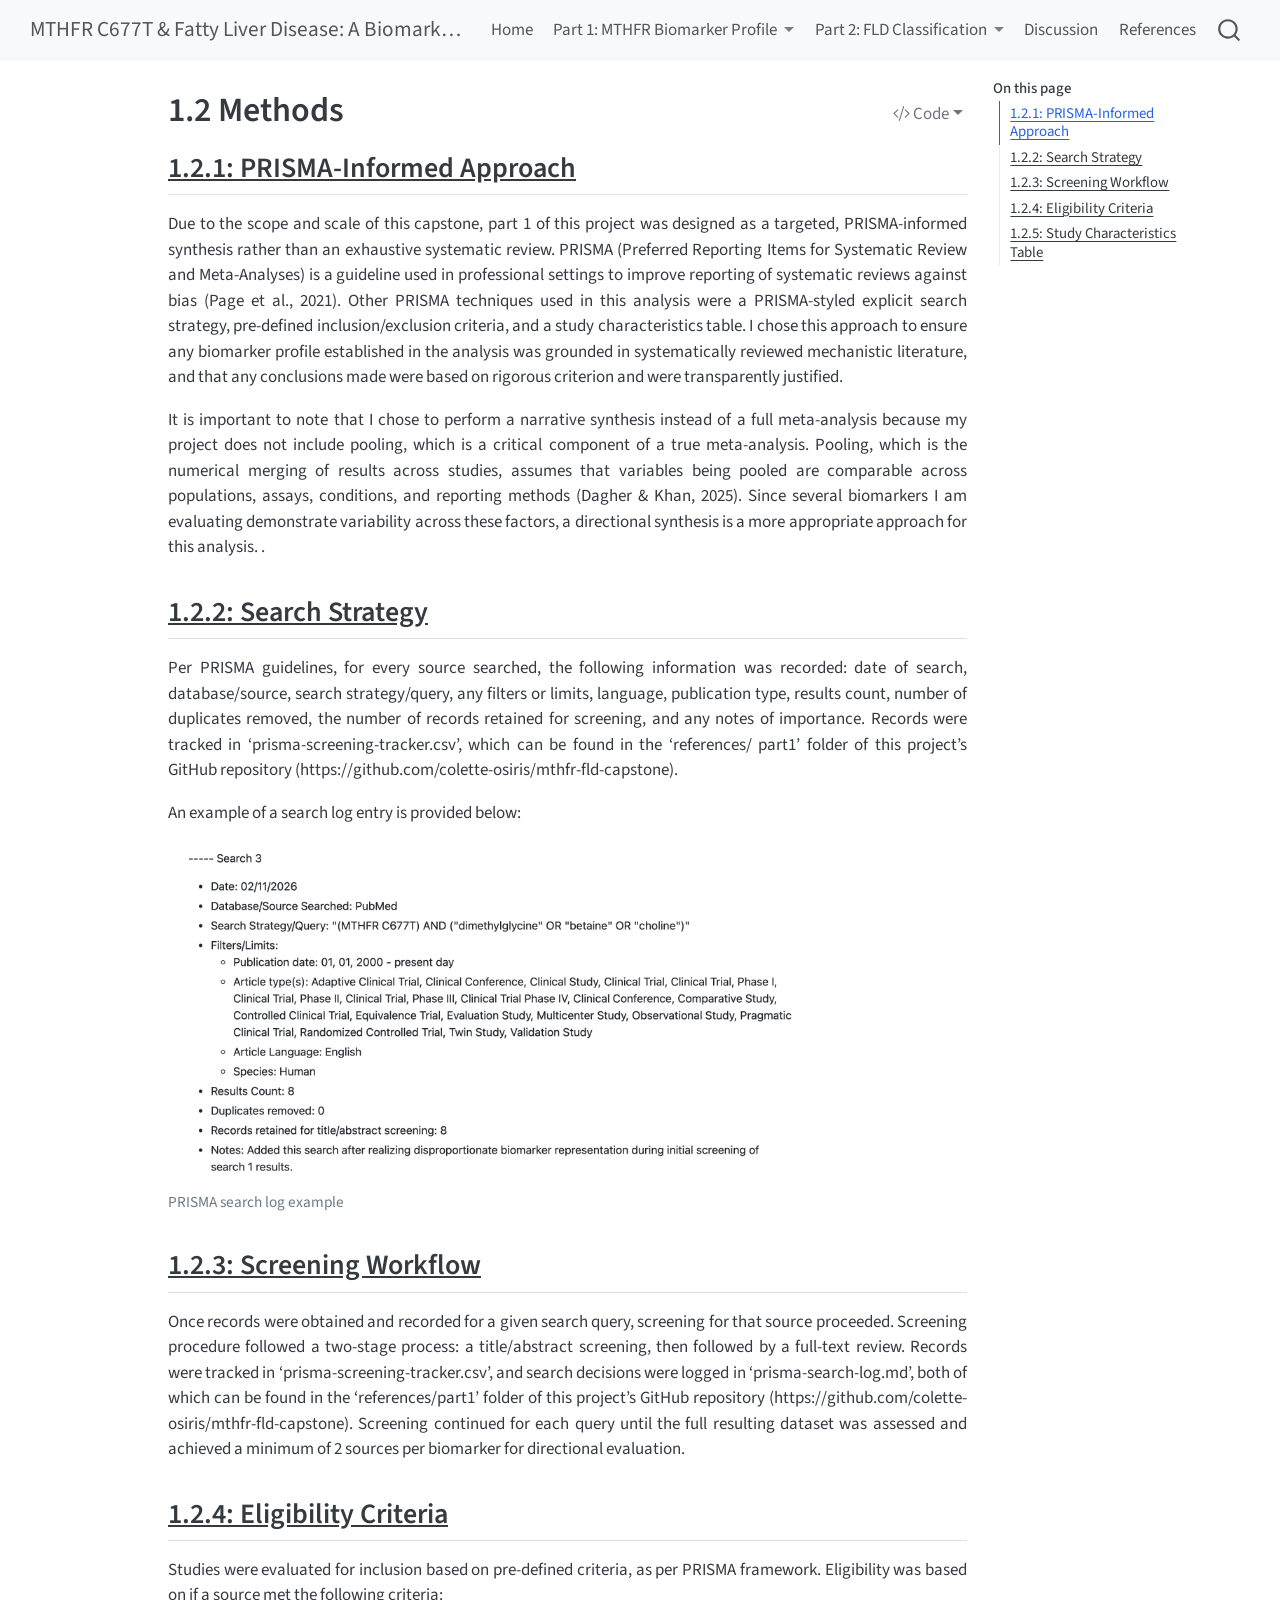
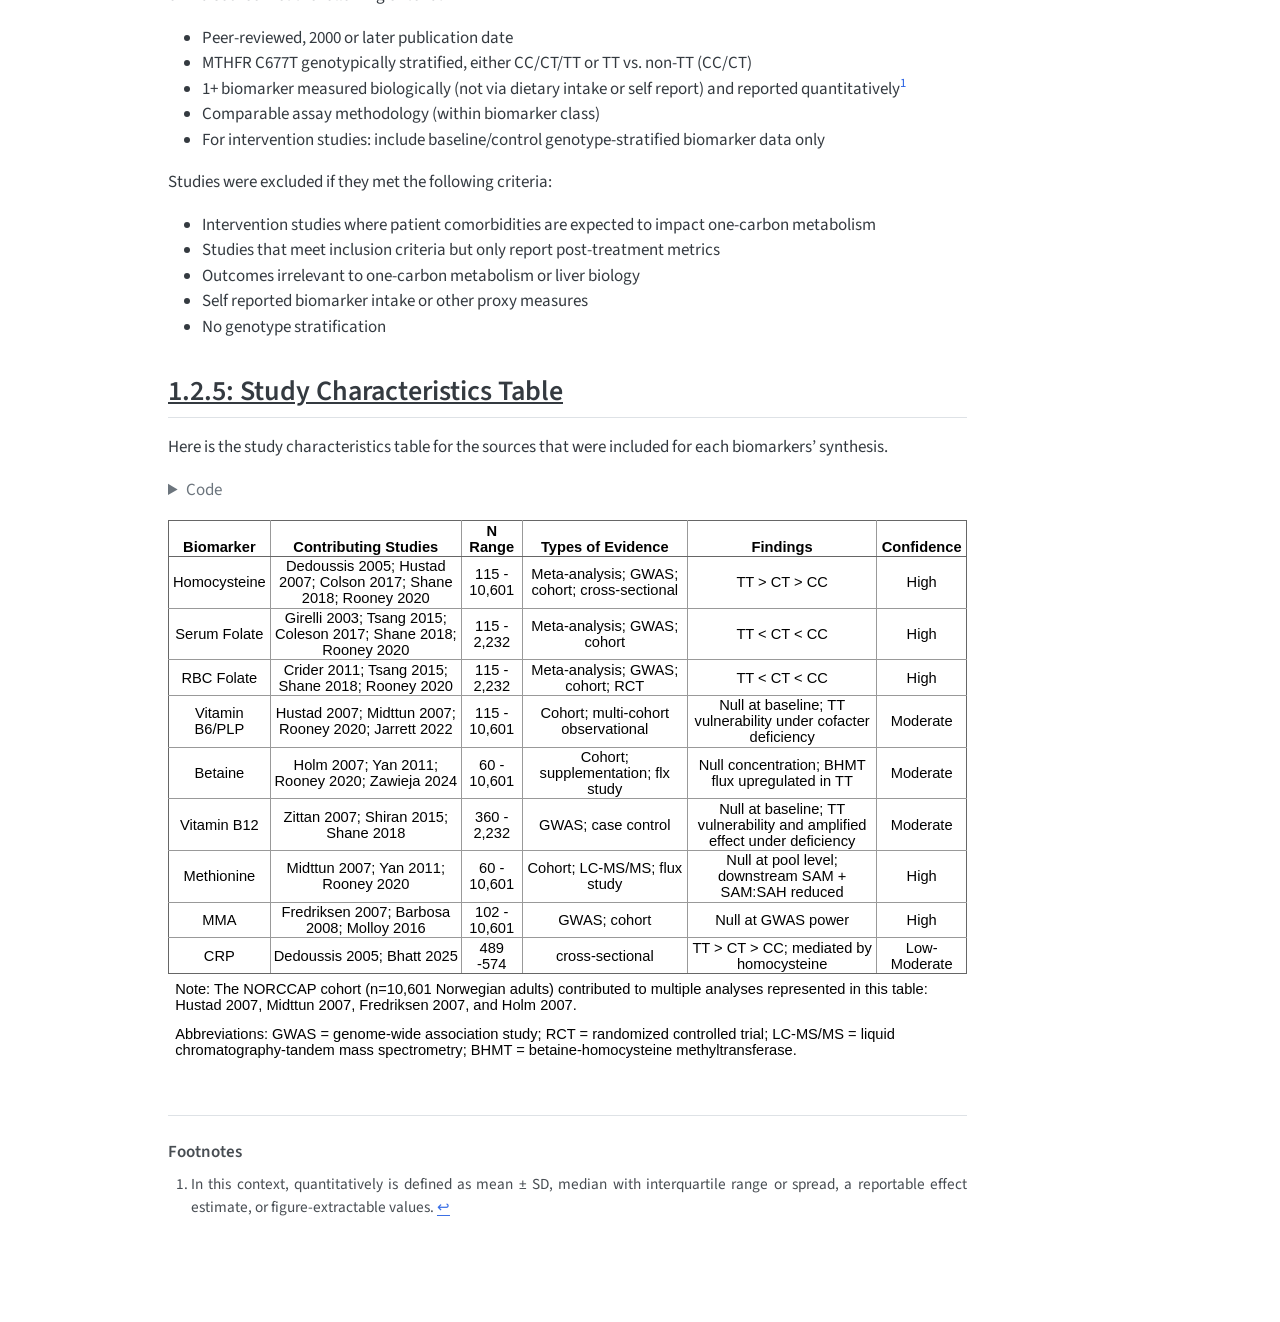
<file: docs/part1/methods.html>
<!DOCTYPE html>
<html xmlns="http://www.w3.org/1999/xhtml" lang="en" xml:lang="en"><head>

<meta charset="utf-8">
<meta name="generator" content="quarto-1.6.42">

<meta name="viewport" content="width=device-width, initial-scale=1.0, user-scalable=yes">


<title>1.2 Methods – MTHFR C677T &amp; Fatty Liver Disease: A Biomarker Analysis</title>
<style>
code{white-space: pre-wrap;}
span.smallcaps{font-variant: small-caps;}
div.columns{display: flex; gap: min(4vw, 1.5em);}
div.column{flex: auto; overflow-x: auto;}
div.hanging-indent{margin-left: 1.5em; text-indent: -1.5em;}
ul.task-list{list-style: none;}
ul.task-list li input[type="checkbox"] {
  width: 0.8em;
  margin: 0 0.8em 0.2em -1em; /* quarto-specific, see https://github.com/quarto-dev/quarto-cli/issues/4556 */ 
  vertical-align: middle;
}
/* CSS for syntax highlighting */
pre > code.sourceCode { white-space: pre; position: relative; }
pre > code.sourceCode > span { line-height: 1.25; }
pre > code.sourceCode > span:empty { height: 1.2em; }
.sourceCode { overflow: visible; }
code.sourceCode > span { color: inherit; text-decoration: inherit; }
div.sourceCode { margin: 1em 0; }
pre.sourceCode { margin: 0; }
@media screen {
div.sourceCode { overflow: auto; }
}
@media print {
pre > code.sourceCode { white-space: pre-wrap; }
pre > code.sourceCode > span { display: inline-block; text-indent: -5em; padding-left: 5em; }
}
pre.numberSource code
  { counter-reset: source-line 0; }
pre.numberSource code > span
  { position: relative; left: -4em; counter-increment: source-line; }
pre.numberSource code > span > a:first-child::before
  { content: counter(source-line);
    position: relative; left: -1em; text-align: right; vertical-align: baseline;
    border: none; display: inline-block;
    -webkit-touch-callout: none; -webkit-user-select: none;
    -khtml-user-select: none; -moz-user-select: none;
    -ms-user-select: none; user-select: none;
    padding: 0 4px; width: 4em;
  }
pre.numberSource { margin-left: 3em;  padding-left: 4px; }
div.sourceCode
  {   }
@media screen {
pre > code.sourceCode > span > a:first-child::before { text-decoration: underline; }
}
</style>


<script src="../site_libs/quarto-nav/quarto-nav.js"></script>
<script src="../site_libs/quarto-nav/headroom.min.js"></script>
<script src="../site_libs/clipboard/clipboard.min.js"></script>
<script src="../site_libs/quarto-search/autocomplete.umd.js"></script>
<script src="../site_libs/quarto-search/fuse.min.js"></script>
<script src="../site_libs/quarto-search/quarto-search.js"></script>
<meta name="quarto:offset" content="../">
<script src="../site_libs/quarto-html/quarto.js"></script>
<script src="../site_libs/quarto-html/popper.min.js"></script>
<script src="../site_libs/quarto-html/tippy.umd.min.js"></script>
<script src="../site_libs/quarto-html/anchor.min.js"></script>
<link href="../site_libs/quarto-html/tippy.css" rel="stylesheet">
<link href="../site_libs/quarto-html/quarto-syntax-highlighting-2f5df379a58b258e96c21c0638c20c03.css" rel="stylesheet" id="quarto-text-highlighting-styles">
<script src="../site_libs/bootstrap/bootstrap.min.js"></script>
<link href="../site_libs/bootstrap/bootstrap-icons.css" rel="stylesheet">
<link href="../site_libs/bootstrap/bootstrap-6bd9cfa162949bde0a231f530c97869d.min.css" rel="stylesheet" append-hash="true" id="quarto-bootstrap" data-mode="light">
<script id="quarto-search-options" type="application/json">{
  "location": "navbar",
  "copy-button": false,
  "collapse-after": 3,
  "panel-placement": "end",
  "type": "overlay",
  "limit": 50,
  "keyboard-shortcut": [
    "f",
    "/",
    "s"
  ],
  "show-item-context": false,
  "language": {
    "search-no-results-text": "No results",
    "search-matching-documents-text": "matching documents",
    "search-copy-link-title": "Copy link to search",
    "search-hide-matches-text": "Hide additional matches",
    "search-more-match-text": "more match in this document",
    "search-more-matches-text": "more matches in this document",
    "search-clear-button-title": "Clear",
    "search-text-placeholder": "",
    "search-detached-cancel-button-title": "Cancel",
    "search-submit-button-title": "Submit",
    "search-label": "Search"
  }
}</script>
<style>html{ scroll-behavior: smooth; }</style>
<link href="../site_libs/tabwid-1.1.3/tabwid.css" rel="stylesheet">
<script src="../site_libs/tabwid-1.1.3/tabwid.js"></script>


<link rel="stylesheet" href="../part2/styles.css">
</head>

<body class="nav-fixed">

<div id="quarto-search-results"></div>
  <header id="quarto-header" class="headroom fixed-top">
    <nav class="navbar navbar-expand-lg " data-bs-theme="dark">
      <div class="navbar-container container-fluid">
      <div class="navbar-brand-container mx-auto">
    <a class="navbar-brand" href="../index.html">
    <span class="navbar-title">MTHFR C677T &amp; Fatty Liver Disease: A Biomarker Analysis</span>
    </a>
  </div>
            <div id="quarto-search" class="" title="Search"></div>
          <button class="navbar-toggler" type="button" data-bs-toggle="collapse" data-bs-target="#navbarCollapse" aria-controls="navbarCollapse" role="menu" aria-expanded="false" aria-label="Toggle navigation" onclick="if (window.quartoToggleHeadroom) { window.quartoToggleHeadroom(); }">
  <span class="navbar-toggler-icon"></span>
</button>
          <div class="collapse navbar-collapse" id="navbarCollapse">
            <ul class="navbar-nav navbar-nav-scroll me-auto">
  <li class="nav-item">
    <a class="nav-link" href="../index.html"> 
<span class="menu-text">Home</span></a>
  </li>  
  <li class="nav-item dropdown ">
    <a class="nav-link dropdown-toggle" href="#" id="nav-menu-part-1-mthfr-biomarker-profile" role="link" data-bs-toggle="dropdown" aria-expanded="false">
 <span class="menu-text">Part 1: MTHFR Biomarker Profile</span>
    </a>
    <ul class="dropdown-menu" aria-labelledby="nav-menu-part-1-mthfr-biomarker-profile">    
        <li>
    <a class="dropdown-item" href="../part1/background.html">
 <span class="dropdown-text">1.1 Introduction &amp; Background</span></a>
  </li>  
        <li>
    <a class="dropdown-item" href="../part1/methods.html">
 <span class="dropdown-text">1.2 Methods</span></a>
  </li>  
        <li>
    <a class="dropdown-item" href="../part1/biomarker-analysis.html">
 <span class="dropdown-text">1.3 Biomarker Analysis</span></a>
  </li>  
        <li>
    <a class="dropdown-item" href="../part1/conclusions_discussion.html">
 <span class="dropdown-text">1.4 Synthesis &amp; Discussion</span></a>
  </li>  
    </ul>
  </li>
  <li class="nav-item dropdown ">
    <a class="nav-link dropdown-toggle" href="#" id="nav-menu-part-2-fld-classification" role="link" data-bs-toggle="dropdown" aria-expanded="false">
 <span class="menu-text">Part 2: FLD Classification</span>
    </a>
    <ul class="dropdown-menu" aria-labelledby="nav-menu-part-2-fld-classification">    
        <li>
    <a class="dropdown-item" href="../part2/data-preprocessing.html">
 <span class="dropdown-text">2.1 Data &amp; Preprocessing</span></a>
  </li>  
        <li>
    <a class="dropdown-item" href="../part2/machine-learning.html">
 <span class="dropdown-text">2.2 Machine Learning</span></a>
  </li>  
        <li>
    <a class="dropdown-item" href="../part2/visualization.html">
 <span class="dropdown-text">2.3 Visualization &amp; Analysis</span></a>
  </li>  
    </ul>
  </li>
  <li class="nav-item">
    <a class="nav-link" href="../discussion.html"> 
<span class="menu-text">Discussion</span></a>
  </li>  
  <li class="nav-item">
    <a class="nav-link" href="../references.html"> 
<span class="menu-text">References</span></a>
  </li>  
</ul>
          </div> <!-- /navcollapse -->
            <div class="quarto-navbar-tools">
</div>
      </div> <!-- /container-fluid -->
    </nav>
</header>
<!-- content -->
<div id="quarto-content" class="quarto-container page-columns page-rows-contents page-layout-article page-navbar">
<!-- sidebar -->
<!-- margin-sidebar -->
    <div id="quarto-margin-sidebar" class="sidebar margin-sidebar">
        <nav id="TOC" role="doc-toc" class="toc-active">
    <h2 id="toc-title">On this page</h2>
   
  <ul>
  <li><a href="#prisma-informed-approach" id="toc-prisma-informed-approach" class="nav-link active" data-scroll-target="#prisma-informed-approach"><u>1.2.1: PRISMA-Informed Approach</u></a></li>
  <li><a href="#search-strategy" id="toc-search-strategy" class="nav-link" data-scroll-target="#search-strategy"><u>1.2.2: Search Strategy</u></a></li>
  <li><a href="#screening-workflow" id="toc-screening-workflow" class="nav-link" data-scroll-target="#screening-workflow"><u>1.2.3: Screening Workflow</u></a></li>
  <li><a href="#eligibility-criteria" id="toc-eligibility-criteria" class="nav-link" data-scroll-target="#eligibility-criteria"><u>1.2.4: Eligibility Criteria</u></a></li>
  <li><a href="#study-characteristics-table" id="toc-study-characteristics-table" class="nav-link" data-scroll-target="#study-characteristics-table"><u>1.2.5: Study Characteristics Table</u></a></li>
  </ul>
</nav>
    </div>
<!-- main -->
<main class="content" id="quarto-document-content">

<header id="title-block-header" class="quarto-title-block default">
<div class="quarto-title">
<div class="quarto-title-block"><div><h1 class="title">1.2 Methods</h1><button type="button" class="btn code-tools-button dropdown-toggle" id="quarto-code-tools-menu" data-bs-toggle="dropdown" aria-expanded="false"><i class="bi"></i> Code</button><ul class="dropdown-menu dropdown-menu-end" aria-labelelledby="quarto-code-tools-menu"><li><a id="quarto-show-all-code" class="dropdown-item" href="javascript:void(0)" role="button">Show All Code</a></li><li><a id="quarto-hide-all-code" class="dropdown-item" href="javascript:void(0)" role="button">Hide All Code</a></li><li><hr class="dropdown-divider"></li><li><a id="quarto-view-source" class="dropdown-item" href="javascript:void(0)" role="button">View Source</a></li></ul></div></div>
</div>



<div class="quarto-title-meta">

    
  
    
  </div>
  


</header>


<section id="prisma-informed-approach" class="level2">
<h2 class="anchored" data-anchor-id="prisma-informed-approach"><u>1.2.1: PRISMA-Informed Approach</u></h2>
<p>Due to the scope and scale of this capstone, part 1 of this project was designed as a targeted, PRISMA-informed synthesis rather than an exhaustive systematic review. PRISMA (Preferred Reporting Items for Systematic Review and Meta-Analyses) is a guideline used in professional settings to improve reporting of systematic reviews against bias (Page et al., 2021). Other PRISMA techniques used in this analysis were a PRISMA-styled explicit search strategy, pre-defined inclusion/exclusion criteria, and a study characteristics table. I chose this approach to ensure any biomarker profile established in the analysis was grounded in systematically reviewed mechanistic literature, and that any conclusions made were based on rigorous criterion and were transparently justified.</p>
<p>It is important to note that I chose to perform a narrative synthesis instead of a full meta-analysis because my project does not include pooling, which is a critical component of a true meta-analysis. Pooling, which is the numerical merging of results across studies, assumes that variables being pooled are comparable across populations, assays, conditions, and reporting methods (Dagher &amp; Khan, 2025). Since several biomarkers I am evaluating demonstrate variability across these factors, a directional synthesis is a more appropriate approach for this analysis. .</p>
</section>
<section id="search-strategy" class="level2">
<h2 class="anchored" data-anchor-id="search-strategy"><u>1.2.2: Search Strategy</u></h2>
<p>Per PRISMA guidelines, for every source searched, the following information was recorded: date of search, database/source, search strategy/query, any filters or limits, language, publication type, results count, number of duplicates removed, the number of records retained for screening, and any notes of importance. Records were tracked in ‘prisma-screening-tracker.csv’, which can be found in the ‘references/ part1’ folder of this project’s GitHub repository (https://github.com/colette-osiris/mthfr-fld-capstone).</p>
<p>An example of a search log entry is provided below:</p>
<div class="quarto-figure quarto-figure-center">
<figure class="figure">
<p><img src="../images/capstone-search-log-example.png" class="img-fluid figure-img" style="width:80.0%"></p>
<figcaption>PRISMA search log example</figcaption>
</figure>
</div>
</section>
<section id="screening-workflow" class="level2">
<h2 class="anchored" data-anchor-id="screening-workflow"><u>1.2.3: Screening Workflow</u></h2>
<p>Once records were obtained and recorded for a given search query, screening for that source proceeded. Screening procedure followed a two-stage process: a title/abstract screening, then followed by a full-text review. Records were tracked in ‘prisma-screening-tracker.csv’, and search decisions were logged in ‘prisma-search-log.md’, both of which can be found in the ‘references/part1’ folder of this project’s GitHub repository (https://github.com/colette-osiris/mthfr-fld-capstone). Screening continued for each query until the full resulting dataset was assessed and achieved a minimum of 2 sources per biomarker for directional evaluation.</p>
</section>
<section id="eligibility-criteria" class="level2">
<h2 class="anchored" data-anchor-id="eligibility-criteria"><u>1.2.4: Eligibility Criteria</u></h2>
<p>Studies were evaluated for inclusion based on pre-defined criteria, as per PRISMA framework. Eligibility was based on if a source met the following criteria:</p>
<ul>
<li>Peer-reviewed, 2000 or later publication date</li>
<li>MTHFR C677T genotypically stratified, either CC/CT/TT or TT vs.&nbsp;non-TT (CC/CT)</li>
<li>1+ biomarker measured biologically (not via dietary intake or self report) and reported quantitatively<a href="#fn1" class="footnote-ref" id="fnref1" role="doc-noteref"><sup>1</sup></a></li>
<li>Comparable assay methodology (within biomarker class)</li>
<li>For intervention studies: include baseline/control genotype-stratified biomarker data only</li>
</ul>
<p>Studies were excluded if they met the following criteria:</p>
<ul>
<li>Intervention studies where patient comorbidities are expected to impact one-carbon metabolism</li>
<li>Studies that meet inclusion criteria but only report post-treatment metrics</li>
<li>Outcomes irrelevant to one-carbon metabolism or liver biology</li>
<li>Self reported biomarker intake or other proxy measures</li>
<li>No genotype stratification</li>
</ul>
</section>
<section id="study-characteristics-table" class="level2">
<h2 class="anchored" data-anchor-id="study-characteristics-table"><u>1.2.5: Study Characteristics Table</u></h2>
<p>Here is the study characteristics table for the sources that were included for each biomarkers’ synthesis.</p>
<div class="cell">
<details class="code-fold">
<summary>Code</summary>
<div class="sourceCode cell-code" id="cb1"><pre class="sourceCode r code-with-copy"><code class="sourceCode r"><span id="cb1-1"><a href="#cb1-1" aria-hidden="true" tabindex="-1"></a><span class="co"># STUDY CHARACTERISTICS TABLE BY BIOMARKER -------------</span></span>
<span id="cb1-2"><a href="#cb1-2" aria-hidden="true" tabindex="-1"></a></span>
<span id="cb1-3"><a href="#cb1-3" aria-hidden="true" tabindex="-1"></a><span class="co"># LOAD PACKAGES -</span></span>
<span id="cb1-4"><a href="#cb1-4" aria-hidden="true" tabindex="-1"></a><span class="cf">if</span> (<span class="sc">!</span><span class="fu">require</span>(pacman)) <span class="fu">install.packages</span>(<span class="st">"pacman"</span>)</span>
<span id="cb1-5"><a href="#cb1-5" aria-hidden="true" tabindex="-1"></a>pacman<span class="sc">::</span><span class="fu">p_load</span>(tidyverse,</span>
<span id="cb1-6"><a href="#cb1-6" aria-hidden="true" tabindex="-1"></a>               readxl,</span>
<span id="cb1-7"><a href="#cb1-7" aria-hidden="true" tabindex="-1"></a>               flextable, </span>
<span id="cb1-8"><a href="#cb1-8" aria-hidden="true" tabindex="-1"></a>               <span class="at">update =</span> <span class="cn">FALSE</span>)</span>
<span id="cb1-9"><a href="#cb1-9" aria-hidden="true" tabindex="-1"></a></span>
<span id="cb1-10"><a href="#cb1-10" aria-hidden="true" tabindex="-1"></a><span class="co">#read in study characteristics data from manual excel input </span></span>
<span id="cb1-11"><a href="#cb1-11" aria-hidden="true" tabindex="-1"></a>study.characteristics<span class="fl">.01</span> <span class="ot">&lt;-</span> readxl<span class="sc">::</span><span class="fu">read_excel</span>(<span class="st">"../data/clean_data/study-characteristics-table.xlsx"</span>,</span>
<span id="cb1-12"><a href="#cb1-12" aria-hidden="true" tabindex="-1"></a>  <span class="at">.name_repair =</span> <span class="st">"universal"</span>)</span>
<span id="cb1-13"><a href="#cb1-13" aria-hidden="true" tabindex="-1"></a><span class="do">##explore data </span></span>
<span id="cb1-14"><a href="#cb1-14" aria-hidden="true" tabindex="-1"></a><span class="co">#glimpse(study.characteristics.01)</span></span>
<span id="cb1-15"><a href="#cb1-15" aria-hidden="true" tabindex="-1"></a><span class="co">#names(study.characteristics.01)</span></span>
<span id="cb1-16"><a href="#cb1-16" aria-hidden="true" tabindex="-1"></a></span>
<span id="cb1-17"><a href="#cb1-17" aria-hidden="true" tabindex="-1"></a><span class="co">#flextable formatting from PLSC476 </span></span>
<span id="cb1-18"><a href="#cb1-18" aria-hidden="true" tabindex="-1"></a>study_characteristics_flextable <span class="ot">&lt;-</span> study.characteristics<span class="fl">.01</span> <span class="sc">%&gt;%</span> </span>
<span id="cb1-19"><a href="#cb1-19" aria-hidden="true" tabindex="-1"></a>  flextable<span class="sc">::</span><span class="fu">flextable</span>() <span class="sc">%&gt;%</span> </span>
<span id="cb1-20"><a href="#cb1-20" aria-hidden="true" tabindex="-1"></a>  flextable<span class="sc">::</span><span class="fu">set_header_labels</span>(</span>
<span id="cb1-21"><a href="#cb1-21" aria-hidden="true" tabindex="-1"></a>  <span class="at">N.Range =</span> <span class="st">"N Range"</span>,</span>
<span id="cb1-22"><a href="#cb1-22" aria-hidden="true" tabindex="-1"></a>  <span class="at">Types.of.Evidence =</span> <span class="st">"Types of Evidence"</span>,</span>
<span id="cb1-23"><a href="#cb1-23" aria-hidden="true" tabindex="-1"></a>  <span class="at">Contributing.Studies =</span> <span class="st">"Contributing Studies"</span>) <span class="sc">%&gt;%</span></span>
<span id="cb1-24"><a href="#cb1-24" aria-hidden="true" tabindex="-1"></a>  flextable<span class="sc">::</span><span class="fu">theme_booktabs</span>(<span class="at">bold_header =</span> <span class="cn">TRUE</span>) <span class="sc">%&gt;%</span> </span>
<span id="cb1-25"><a href="#cb1-25" aria-hidden="true" tabindex="-1"></a>  flextable<span class="sc">::</span><span class="fu">align</span>(<span class="at">align =</span> <span class="st">"center"</span>, <span class="at">part =</span> <span class="st">"all"</span>) <span class="sc">%&gt;%</span> </span>
<span id="cb1-26"><a href="#cb1-26" aria-hidden="true" tabindex="-1"></a>  flextable<span class="sc">::</span><span class="fu">valign</span>(<span class="at">valign =</span> <span class="st">"bottom"</span>, <span class="at">part =</span> <span class="st">"header"</span>) <span class="sc">%&gt;%</span> </span>
<span id="cb1-27"><a href="#cb1-27" aria-hidden="true" tabindex="-1"></a>  flextable<span class="sc">::</span><span class="fu">padding</span>(<span class="at">padding =</span> <span class="dv">1</span>, <span class="at">part =</span> <span class="st">"all"</span>) <span class="sc">%&gt;%</span> </span>
<span id="cb1-28"><a href="#cb1-28" aria-hidden="true" tabindex="-1"></a>  flextable<span class="sc">::</span><span class="fu">border_inner_h</span>(</span>
<span id="cb1-29"><a href="#cb1-29" aria-hidden="true" tabindex="-1"></a>    <span class="at">border =</span> officer<span class="sc">::</span><span class="fu">fp_border</span>(<span class="at">color =</span> <span class="st">"gray60"</span>, <span class="at">width =</span> <span class="fl">0.5</span>),</span>
<span id="cb1-30"><a href="#cb1-30" aria-hidden="true" tabindex="-1"></a>    <span class="at">part =</span> <span class="st">"all"</span></span>
<span id="cb1-31"><a href="#cb1-31" aria-hidden="true" tabindex="-1"></a>  ) <span class="sc">%&gt;%</span></span>
<span id="cb1-32"><a href="#cb1-32" aria-hidden="true" tabindex="-1"></a>  flextable<span class="sc">::</span><span class="fu">border_inner_v</span>(</span>
<span id="cb1-33"><a href="#cb1-33" aria-hidden="true" tabindex="-1"></a>    <span class="at">border =</span> officer<span class="sc">::</span><span class="fu">fp_border</span>(<span class="at">color =</span> <span class="st">"gray60"</span>, <span class="at">width =</span> <span class="fl">0.5</span>),</span>
<span id="cb1-34"><a href="#cb1-34" aria-hidden="true" tabindex="-1"></a>    <span class="at">part =</span> <span class="st">"all"</span></span>
<span id="cb1-35"><a href="#cb1-35" aria-hidden="true" tabindex="-1"></a>  ) <span class="sc">%&gt;%</span></span>
<span id="cb1-36"><a href="#cb1-36" aria-hidden="true" tabindex="-1"></a>  flextable<span class="sc">::</span><span class="fu">border_outer</span>(</span>
<span id="cb1-37"><a href="#cb1-37" aria-hidden="true" tabindex="-1"></a>    <span class="at">border =</span> officer<span class="sc">::</span><span class="fu">fp_border</span>(<span class="at">color =</span> <span class="st">"gray40"</span>, <span class="at">width =</span> <span class="fl">0.75</span>),</span>
<span id="cb1-38"><a href="#cb1-38" aria-hidden="true" tabindex="-1"></a>    <span class="at">part =</span> <span class="st">"all"</span></span>
<span id="cb1-39"><a href="#cb1-39" aria-hidden="true" tabindex="-1"></a>  ) <span class="sc">%&gt;%</span></span>
<span id="cb1-40"><a href="#cb1-40" aria-hidden="true" tabindex="-1"></a>  <span class="co">#footnotes per discussion - NORCCAP cohort overlap + abbreviations </span></span>
<span id="cb1-41"><a href="#cb1-41" aria-hidden="true" tabindex="-1"></a>  flextable<span class="sc">::</span><span class="fu">add_footer_lines</span>(<span class="st">"Note: The NORCCAP cohort (n=10,601 Norwegian adults) contributed to multiple analyses represented in this table: Hustad 2007, Midttun 2007, Fredriksen 2007, and Holm 2007."</span>) <span class="sc">%&gt;%</span> </span>
<span id="cb1-42"><a href="#cb1-42" aria-hidden="true" tabindex="-1"></a>  flextable<span class="sc">::</span><span class="fu">add_footer_lines</span>(<span class="st">"Abbreviations: GWAS = genome-wide association study; RCT = randomized controlled trial; LC-MS/MS = liquid chromatography-tandem mass spectrometry; BHMT = betaine-homocysteine methyltransferase."</span>) <span class="sc">%&gt;%</span> </span>
<span id="cb1-43"><a href="#cb1-43" aria-hidden="true" tabindex="-1"></a>  flextable<span class="sc">::</span><span class="fu">autofit</span>()</span>
<span id="cb1-44"><a href="#cb1-44" aria-hidden="true" tabindex="-1"></a></span>
<span id="cb1-45"><a href="#cb1-45" aria-hidden="true" tabindex="-1"></a></span>
<span id="cb1-46"><a href="#cb1-46" aria-hidden="true" tabindex="-1"></a><span class="co">#view it </span></span>
<span id="cb1-47"><a href="#cb1-47" aria-hidden="true" tabindex="-1"></a>study_characteristics_flextable</span></code><button title="Copy to Clipboard" class="code-copy-button"><i class="bi"></i></button></pre></div>
</details>
<div class="cell-output-display">
<div class="tabwid"><style>.cl-6d92c0aa{}.cl-6d90770a{font-family:'Helvetica';font-size:11pt;font-weight:bold;font-style:normal;text-decoration:none;color:rgba(0, 0, 0, 1.00);background-color:transparent;}.cl-6d907714{font-family:'Helvetica';font-size:11pt;font-weight:normal;font-style:normal;text-decoration:none;color:rgba(0, 0, 0, 1.00);background-color:transparent;}.cl-6d915d32{margin:0;text-align:center;border-bottom: 0 solid rgba(0, 0, 0, 1.00);border-top: 0 solid rgba(0, 0, 0, 1.00);border-left: 0 solid rgba(0, 0, 0, 1.00);border-right: 0 solid rgba(0, 0, 0, 1.00);padding-bottom:1pt;padding-top:1pt;padding-left:1pt;padding-right:1pt;line-height: 1;background-color:transparent;}.cl-6d915d3c{margin:0;text-align:center;border-bottom: 0 solid rgba(0, 0, 0, 1.00);border-top: 0 solid rgba(0, 0, 0, 1.00);border-left: 0 solid rgba(0, 0, 0, 1.00);border-right: 0 solid rgba(0, 0, 0, 1.00);padding-bottom:1pt;padding-top:1pt;padding-left:1pt;padding-right:1pt;line-height: 1;background-color:transparent;}.cl-6d915d3d{margin:0;text-align:left;border-bottom: 0 solid rgba(0, 0, 0, 1.00);border-top: 0 solid rgba(0, 0, 0, 1.00);border-left: 0 solid rgba(0, 0, 0, 1.00);border-right: 0 solid rgba(0, 0, 0, 1.00);padding-bottom:5pt;padding-top:5pt;padding-left:5pt;padding-right:5pt;line-height: 1;background-color:transparent;}.cl-6d9166e2{width:1.207in;background-color:transparent;vertical-align: bottom;border-bottom: 0.75pt solid rgba(102, 102, 102, 1.00);border-top: 0.75pt solid rgba(102, 102, 102, 1.00);border-left: 0.75pt solid rgba(102, 102, 102, 1.00);border-right: 0.5pt solid rgba(153, 153, 153, 1.00);margin-bottom:0;margin-top:0;margin-left:0;margin-right:0;}.cl-6d9166e3{width:5.03in;background-color:transparent;vertical-align: bottom;border-bottom: 0.75pt solid rgba(102, 102, 102, 1.00);border-top: 0.75pt solid rgba(102, 102, 102, 1.00);border-left: 0.5pt solid rgba(153, 153, 153, 1.00);border-right: 0.5pt solid rgba(153, 153, 153, 1.00);margin-bottom:0;margin-top:0;margin-left:0;margin-right:0;}.cl-6d9166e4{width:0.995in;background-color:transparent;vertical-align: bottom;border-bottom: 0.75pt solid rgba(102, 102, 102, 1.00);border-top: 0.75pt solid rgba(102, 102, 102, 1.00);border-left: 0.5pt solid rgba(153, 153, 153, 1.00);border-right: 0.5pt solid rgba(153, 153, 153, 1.00);margin-bottom:0;margin-top:0;margin-left:0;margin-right:0;}.cl-6d9166e5{width:3.245in;background-color:transparent;vertical-align: bottom;border-bottom: 0.75pt solid rgba(102, 102, 102, 1.00);border-top: 0.75pt solid rgba(102, 102, 102, 1.00);border-left: 0.5pt solid rgba(153, 153, 153, 1.00);border-right: 0.5pt solid rgba(153, 153, 153, 1.00);margin-bottom:0;margin-top:0;margin-left:0;margin-right:0;}.cl-6d9166ec{width:4.825in;background-color:transparent;vertical-align: bottom;border-bottom: 0.75pt solid rgba(102, 102, 102, 1.00);border-top: 0.75pt solid rgba(102, 102, 102, 1.00);border-left: 0.5pt solid rgba(153, 153, 153, 1.00);border-right: 0.5pt solid rgba(153, 153, 153, 1.00);margin-bottom:0;margin-top:0;margin-left:0;margin-right:0;}.cl-6d9166ed{width:1.114in;background-color:transparent;vertical-align: bottom;border-bottom: 0.75pt solid rgba(102, 102, 102, 1.00);border-top: 0.75pt solid rgba(102, 102, 102, 1.00);border-left: 0.5pt solid rgba(153, 153, 153, 1.00);border-right: 0.75pt solid rgba(102, 102, 102, 1.00);margin-bottom:0;margin-top:0;margin-left:0;margin-right:0;}.cl-6d9166ee{width:1.207in;background-color:transparent;vertical-align: middle;border-bottom: 0.5pt solid rgba(153, 153, 153, 1.00);border-top: 0 solid rgba(0, 0, 0, 1.00);border-left: 0.75pt solid rgba(102, 102, 102, 1.00);border-right: 0.5pt solid rgba(153, 153, 153, 1.00);margin-bottom:0;margin-top:0;margin-left:0;margin-right:0;}.cl-6d9166ef{width:5.03in;background-color:transparent;vertical-align: middle;border-bottom: 0.5pt solid rgba(153, 153, 153, 1.00);border-top: 0 solid rgba(0, 0, 0, 1.00);border-left: 0.5pt solid rgba(153, 153, 153, 1.00);border-right: 0.5pt solid rgba(153, 153, 153, 1.00);margin-bottom:0;margin-top:0;margin-left:0;margin-right:0;}.cl-6d9166f0{width:0.995in;background-color:transparent;vertical-align: middle;border-bottom: 0.5pt solid rgba(153, 153, 153, 1.00);border-top: 0 solid rgba(0, 0, 0, 1.00);border-left: 0.5pt solid rgba(153, 153, 153, 1.00);border-right: 0.5pt solid rgba(153, 153, 153, 1.00);margin-bottom:0;margin-top:0;margin-left:0;margin-right:0;}.cl-6d9166f1{width:3.245in;background-color:transparent;vertical-align: middle;border-bottom: 0.5pt solid rgba(153, 153, 153, 1.00);border-top: 0 solid rgba(0, 0, 0, 1.00);border-left: 0.5pt solid rgba(153, 153, 153, 1.00);border-right: 0.5pt solid rgba(153, 153, 153, 1.00);margin-bottom:0;margin-top:0;margin-left:0;margin-right:0;}.cl-6d9166f6{width:4.825in;background-color:transparent;vertical-align: middle;border-bottom: 0.5pt solid rgba(153, 153, 153, 1.00);border-top: 0 solid rgba(0, 0, 0, 1.00);border-left: 0.5pt solid rgba(153, 153, 153, 1.00);border-right: 0.5pt solid rgba(153, 153, 153, 1.00);margin-bottom:0;margin-top:0;margin-left:0;margin-right:0;}.cl-6d9166f7{width:1.114in;background-color:transparent;vertical-align: middle;border-bottom: 0.5pt solid rgba(153, 153, 153, 1.00);border-top: 0 solid rgba(0, 0, 0, 1.00);border-left: 0.5pt solid rgba(153, 153, 153, 1.00);border-right: 0.75pt solid rgba(102, 102, 102, 1.00);margin-bottom:0;margin-top:0;margin-left:0;margin-right:0;}.cl-6d9166f8{width:1.207in;background-color:transparent;vertical-align: middle;border-bottom: 0.5pt solid rgba(153, 153, 153, 1.00);border-top: 0.5pt solid rgba(153, 153, 153, 1.00);border-left: 0.75pt solid rgba(102, 102, 102, 1.00);border-right: 0.5pt solid rgba(153, 153, 153, 1.00);margin-bottom:0;margin-top:0;margin-left:0;margin-right:0;}.cl-6d9166f9{width:5.03in;background-color:transparent;vertical-align: middle;border-bottom: 0.5pt solid rgba(153, 153, 153, 1.00);border-top: 0.5pt solid rgba(153, 153, 153, 1.00);border-left: 0.5pt solid rgba(153, 153, 153, 1.00);border-right: 0.5pt solid rgba(153, 153, 153, 1.00);margin-bottom:0;margin-top:0;margin-left:0;margin-right:0;}.cl-6d9166fa{width:0.995in;background-color:transparent;vertical-align: middle;border-bottom: 0.5pt solid rgba(153, 153, 153, 1.00);border-top: 0.5pt solid rgba(153, 153, 153, 1.00);border-left: 0.5pt solid rgba(153, 153, 153, 1.00);border-right: 0.5pt solid rgba(153, 153, 153, 1.00);margin-bottom:0;margin-top:0;margin-left:0;margin-right:0;}.cl-6d9166fb{width:3.245in;background-color:transparent;vertical-align: middle;border-bottom: 0.5pt solid rgba(153, 153, 153, 1.00);border-top: 0.5pt solid rgba(153, 153, 153, 1.00);border-left: 0.5pt solid rgba(153, 153, 153, 1.00);border-right: 0.5pt solid rgba(153, 153, 153, 1.00);margin-bottom:0;margin-top:0;margin-left:0;margin-right:0;}.cl-6d916700{width:4.825in;background-color:transparent;vertical-align: middle;border-bottom: 0.5pt solid rgba(153, 153, 153, 1.00);border-top: 0.5pt solid rgba(153, 153, 153, 1.00);border-left: 0.5pt solid rgba(153, 153, 153, 1.00);border-right: 0.5pt solid rgba(153, 153, 153, 1.00);margin-bottom:0;margin-top:0;margin-left:0;margin-right:0;}.cl-6d916701{width:1.114in;background-color:transparent;vertical-align: middle;border-bottom: 0.5pt solid rgba(153, 153, 153, 1.00);border-top: 0.5pt solid rgba(153, 153, 153, 1.00);border-left: 0.5pt solid rgba(153, 153, 153, 1.00);border-right: 0.75pt solid rgba(102, 102, 102, 1.00);margin-bottom:0;margin-top:0;margin-left:0;margin-right:0;}.cl-6d916702{width:1.207in;background-color:transparent;vertical-align: middle;border-bottom: 0.5pt solid rgba(153, 153, 153, 1.00);border-top: 0.5pt solid rgba(153, 153, 153, 1.00);border-left: 0.75pt solid rgba(102, 102, 102, 1.00);border-right: 0.5pt solid rgba(153, 153, 153, 1.00);margin-bottom:0;margin-top:0;margin-left:0;margin-right:0;}.cl-6d916703{width:5.03in;background-color:transparent;vertical-align: middle;border-bottom: 0.5pt solid rgba(153, 153, 153, 1.00);border-top: 0.5pt solid rgba(153, 153, 153, 1.00);border-left: 0.5pt solid rgba(153, 153, 153, 1.00);border-right: 0.5pt solid rgba(153, 153, 153, 1.00);margin-bottom:0;margin-top:0;margin-left:0;margin-right:0;}.cl-6d916704{width:0.995in;background-color:transparent;vertical-align: middle;border-bottom: 0.5pt solid rgba(153, 153, 153, 1.00);border-top: 0.5pt solid rgba(153, 153, 153, 1.00);border-left: 0.5pt solid rgba(153, 153, 153, 1.00);border-right: 0.5pt solid rgba(153, 153, 153, 1.00);margin-bottom:0;margin-top:0;margin-left:0;margin-right:0;}.cl-6d916705{width:3.245in;background-color:transparent;vertical-align: middle;border-bottom: 0.5pt solid rgba(153, 153, 153, 1.00);border-top: 0.5pt solid rgba(153, 153, 153, 1.00);border-left: 0.5pt solid rgba(153, 153, 153, 1.00);border-right: 0.5pt solid rgba(153, 153, 153, 1.00);margin-bottom:0;margin-top:0;margin-left:0;margin-right:0;}.cl-6d91670a{width:4.825in;background-color:transparent;vertical-align: middle;border-bottom: 0.5pt solid rgba(153, 153, 153, 1.00);border-top: 0.5pt solid rgba(153, 153, 153, 1.00);border-left: 0.5pt solid rgba(153, 153, 153, 1.00);border-right: 0.5pt solid rgba(153, 153, 153, 1.00);margin-bottom:0;margin-top:0;margin-left:0;margin-right:0;}.cl-6d91670b{width:1.114in;background-color:transparent;vertical-align: middle;border-bottom: 0.5pt solid rgba(153, 153, 153, 1.00);border-top: 0.5pt solid rgba(153, 153, 153, 1.00);border-left: 0.5pt solid rgba(153, 153, 153, 1.00);border-right: 0.75pt solid rgba(102, 102, 102, 1.00);margin-bottom:0;margin-top:0;margin-left:0;margin-right:0;}.cl-6d91670c{width:1.207in;background-color:transparent;vertical-align: middle;border-bottom: 0.5pt solid rgba(153, 153, 153, 1.00);border-top: 0.5pt solid rgba(153, 153, 153, 1.00);border-left: 0.75pt solid rgba(102, 102, 102, 1.00);border-right: 0.5pt solid rgba(153, 153, 153, 1.00);margin-bottom:0;margin-top:0;margin-left:0;margin-right:0;}.cl-6d91670d{width:5.03in;background-color:transparent;vertical-align: middle;border-bottom: 0.5pt solid rgba(153, 153, 153, 1.00);border-top: 0.5pt solid rgba(153, 153, 153, 1.00);border-left: 0.5pt solid rgba(153, 153, 153, 1.00);border-right: 0.5pt solid rgba(153, 153, 153, 1.00);margin-bottom:0;margin-top:0;margin-left:0;margin-right:0;}.cl-6d91670e{width:0.995in;background-color:transparent;vertical-align: middle;border-bottom: 0.5pt solid rgba(153, 153, 153, 1.00);border-top: 0.5pt solid rgba(153, 153, 153, 1.00);border-left: 0.5pt solid rgba(153, 153, 153, 1.00);border-right: 0.5pt solid rgba(153, 153, 153, 1.00);margin-bottom:0;margin-top:0;margin-left:0;margin-right:0;}.cl-6d916714{width:3.245in;background-color:transparent;vertical-align: middle;border-bottom: 0.5pt solid rgba(153, 153, 153, 1.00);border-top: 0.5pt solid rgba(153, 153, 153, 1.00);border-left: 0.5pt solid rgba(153, 153, 153, 1.00);border-right: 0.5pt solid rgba(153, 153, 153, 1.00);margin-bottom:0;margin-top:0;margin-left:0;margin-right:0;}.cl-6d916715{width:4.825in;background-color:transparent;vertical-align: middle;border-bottom: 0.5pt solid rgba(153, 153, 153, 1.00);border-top: 0.5pt solid rgba(153, 153, 153, 1.00);border-left: 0.5pt solid rgba(153, 153, 153, 1.00);border-right: 0.5pt solid rgba(153, 153, 153, 1.00);margin-bottom:0;margin-top:0;margin-left:0;margin-right:0;}.cl-6d916716{width:1.114in;background-color:transparent;vertical-align: middle;border-bottom: 0.5pt solid rgba(153, 153, 153, 1.00);border-top: 0.5pt solid rgba(153, 153, 153, 1.00);border-left: 0.5pt solid rgba(153, 153, 153, 1.00);border-right: 0.75pt solid rgba(102, 102, 102, 1.00);margin-bottom:0;margin-top:0;margin-left:0;margin-right:0;}.cl-6d916717{width:1.207in;background-color:transparent;vertical-align: middle;border-bottom: 0.5pt solid rgba(153, 153, 153, 1.00);border-top: 0.5pt solid rgba(153, 153, 153, 1.00);border-left: 0.75pt solid rgba(102, 102, 102, 1.00);border-right: 0.5pt solid rgba(153, 153, 153, 1.00);margin-bottom:0;margin-top:0;margin-left:0;margin-right:0;}.cl-6d91671e{width:5.03in;background-color:transparent;vertical-align: middle;border-bottom: 0.5pt solid rgba(153, 153, 153, 1.00);border-top: 0.5pt solid rgba(153, 153, 153, 1.00);border-left: 0.5pt solid rgba(153, 153, 153, 1.00);border-right: 0.5pt solid rgba(153, 153, 153, 1.00);margin-bottom:0;margin-top:0;margin-left:0;margin-right:0;}.cl-6d91671f{width:0.995in;background-color:transparent;vertical-align: middle;border-bottom: 0.5pt solid rgba(153, 153, 153, 1.00);border-top: 0.5pt solid rgba(153, 153, 153, 1.00);border-left: 0.5pt solid rgba(153, 153, 153, 1.00);border-right: 0.5pt solid rgba(153, 153, 153, 1.00);margin-bottom:0;margin-top:0;margin-left:0;margin-right:0;}.cl-6d916720{width:3.245in;background-color:transparent;vertical-align: middle;border-bottom: 0.5pt solid rgba(153, 153, 153, 1.00);border-top: 0.5pt solid rgba(153, 153, 153, 1.00);border-left: 0.5pt solid rgba(153, 153, 153, 1.00);border-right: 0.5pt solid rgba(153, 153, 153, 1.00);margin-bottom:0;margin-top:0;margin-left:0;margin-right:0;}.cl-6d916721{width:4.825in;background-color:transparent;vertical-align: middle;border-bottom: 0.5pt solid rgba(153, 153, 153, 1.00);border-top: 0.5pt solid rgba(153, 153, 153, 1.00);border-left: 0.5pt solid rgba(153, 153, 153, 1.00);border-right: 0.5pt solid rgba(153, 153, 153, 1.00);margin-bottom:0;margin-top:0;margin-left:0;margin-right:0;}.cl-6d916722{width:1.114in;background-color:transparent;vertical-align: middle;border-bottom: 0.5pt solid rgba(153, 153, 153, 1.00);border-top: 0.5pt solid rgba(153, 153, 153, 1.00);border-left: 0.5pt solid rgba(153, 153, 153, 1.00);border-right: 0.75pt solid rgba(102, 102, 102, 1.00);margin-bottom:0;margin-top:0;margin-left:0;margin-right:0;}.cl-6d916723{width:1.207in;background-color:transparent;vertical-align: middle;border-bottom: 0.75pt solid rgba(102, 102, 102, 1.00);border-top: 0.5pt solid rgba(153, 153, 153, 1.00);border-left: 0.75pt solid rgba(102, 102, 102, 1.00);border-right: 0.5pt solid rgba(153, 153, 153, 1.00);margin-bottom:0;margin-top:0;margin-left:0;margin-right:0;}.cl-6d916724{width:5.03in;background-color:transparent;vertical-align: middle;border-bottom: 0.75pt solid rgba(102, 102, 102, 1.00);border-top: 0.5pt solid rgba(153, 153, 153, 1.00);border-left: 0.5pt solid rgba(153, 153, 153, 1.00);border-right: 0.5pt solid rgba(153, 153, 153, 1.00);margin-bottom:0;margin-top:0;margin-left:0;margin-right:0;}.cl-6d916728{width:0.995in;background-color:transparent;vertical-align: middle;border-bottom: 0.75pt solid rgba(102, 102, 102, 1.00);border-top: 0.5pt solid rgba(153, 153, 153, 1.00);border-left: 0.5pt solid rgba(153, 153, 153, 1.00);border-right: 0.5pt solid rgba(153, 153, 153, 1.00);margin-bottom:0;margin-top:0;margin-left:0;margin-right:0;}.cl-6d916729{width:3.245in;background-color:transparent;vertical-align: middle;border-bottom: 0.75pt solid rgba(102, 102, 102, 1.00);border-top: 0.5pt solid rgba(153, 153, 153, 1.00);border-left: 0.5pt solid rgba(153, 153, 153, 1.00);border-right: 0.5pt solid rgba(153, 153, 153, 1.00);margin-bottom:0;margin-top:0;margin-left:0;margin-right:0;}.cl-6d91672a{width:4.825in;background-color:transparent;vertical-align: middle;border-bottom: 0.75pt solid rgba(102, 102, 102, 1.00);border-top: 0.5pt solid rgba(153, 153, 153, 1.00);border-left: 0.5pt solid rgba(153, 153, 153, 1.00);border-right: 0.5pt solid rgba(153, 153, 153, 1.00);margin-bottom:0;margin-top:0;margin-left:0;margin-right:0;}.cl-6d91672b{width:1.114in;background-color:transparent;vertical-align: middle;border-bottom: 0.75pt solid rgba(102, 102, 102, 1.00);border-top: 0.5pt solid rgba(153, 153, 153, 1.00);border-left: 0.5pt solid rgba(153, 153, 153, 1.00);border-right: 0.75pt solid rgba(102, 102, 102, 1.00);margin-bottom:0;margin-top:0;margin-left:0;margin-right:0;}.cl-6d91672c{width:1.207in;background-color:transparent;vertical-align: middle;border-bottom: 0 solid rgba(255, 255, 255, 0.00);border-top: 0 solid rgba(255, 255, 255, 0.00);border-left: 0 solid rgba(255, 255, 255, 0.00);border-right: 0 solid rgba(255, 255, 255, 0.00);margin-bottom:0;margin-top:0;margin-left:0;margin-right:0;}.cl-6d91672d{width:5.03in;background-color:transparent;vertical-align: middle;border-bottom: 0 solid rgba(255, 255, 255, 0.00);border-top: 0 solid rgba(255, 255, 255, 0.00);border-left: 0 solid rgba(255, 255, 255, 0.00);border-right: 0 solid rgba(255, 255, 255, 0.00);margin-bottom:0;margin-top:0;margin-left:0;margin-right:0;}.cl-6d91672e{width:0.995in;background-color:transparent;vertical-align: middle;border-bottom: 0 solid rgba(255, 255, 255, 0.00);border-top: 0 solid rgba(255, 255, 255, 0.00);border-left: 0 solid rgba(255, 255, 255, 0.00);border-right: 0 solid rgba(255, 255, 255, 0.00);margin-bottom:0;margin-top:0;margin-left:0;margin-right:0;}.cl-6d91672f{width:3.245in;background-color:transparent;vertical-align: middle;border-bottom: 0 solid rgba(255, 255, 255, 0.00);border-top: 0 solid rgba(255, 255, 255, 0.00);border-left: 0 solid rgba(255, 255, 255, 0.00);border-right: 0 solid rgba(255, 255, 255, 0.00);margin-bottom:0;margin-top:0;margin-left:0;margin-right:0;}.cl-6d916732{width:4.825in;background-color:transparent;vertical-align: middle;border-bottom: 0 solid rgba(255, 255, 255, 0.00);border-top: 0 solid rgba(255, 255, 255, 0.00);border-left: 0 solid rgba(255, 255, 255, 0.00);border-right: 0 solid rgba(255, 255, 255, 0.00);margin-bottom:0;margin-top:0;margin-left:0;margin-right:0;}.cl-6d916733{width:1.114in;background-color:transparent;vertical-align: middle;border-bottom: 0 solid rgba(255, 255, 255, 0.00);border-top: 0 solid rgba(255, 255, 255, 0.00);border-left: 0 solid rgba(255, 255, 255, 0.00);border-right: 0 solid rgba(255, 255, 255, 0.00);margin-bottom:0;margin-top:0;margin-left:0;margin-right:0;}</style><table data-quarto-disable-processing="true" class="cl-6d92c0aa"><thead><tr style="overflow-wrap:break-word;"><th class="cl-6d9166e2"><p class="cl-6d915d32"><span class="cl-6d90770a">Biomarker</span></p></th><th class="cl-6d9166e3"><p class="cl-6d915d32"><span class="cl-6d90770a">Contributing Studies</span></p></th><th class="cl-6d9166e4"><p class="cl-6d915d32"><span class="cl-6d90770a">N Range</span></p></th><th class="cl-6d9166e5"><p class="cl-6d915d32"><span class="cl-6d90770a">Types of Evidence</span></p></th><th class="cl-6d9166ec"><p class="cl-6d915d32"><span class="cl-6d90770a">Findings</span></p></th><th class="cl-6d9166ed"><p class="cl-6d915d32"><span class="cl-6d90770a">Confidence</span></p></th></tr></thead><tbody><tr style="overflow-wrap:break-word;"><td class="cl-6d9166ee"><p class="cl-6d915d3c"><span class="cl-6d907714">Homocysteine</span></p></td><td class="cl-6d9166ef"><p class="cl-6d915d3c"><span class="cl-6d907714">Dedoussis 2005; Hustad 2007; Colson 2017; Shane 2018; Rooney 2020</span></p></td><td class="cl-6d9166f0"><p class="cl-6d915d3c"><span class="cl-6d907714">115 - 10,601</span></p></td><td class="cl-6d9166f1"><p class="cl-6d915d3c"><span class="cl-6d907714">Meta-analysis; GWAS; cohort; cross-sectional</span></p></td><td class="cl-6d9166f6"><p class="cl-6d915d3c"><span class="cl-6d907714">TT &gt; CT &gt; CC</span></p></td><td class="cl-6d9166f7"><p class="cl-6d915d3c"><span class="cl-6d907714">High</span></p></td></tr><tr style="overflow-wrap:break-word;"><td class="cl-6d9166f8"><p class="cl-6d915d3c"><span class="cl-6d907714">Serum Folate</span></p></td><td class="cl-6d9166f9"><p class="cl-6d915d3c"><span class="cl-6d907714">Girelli 2003; Tsang 2015; Coleson 2017; Shane 2018; Rooney 2020</span></p></td><td class="cl-6d9166fa"><p class="cl-6d915d3c"><span class="cl-6d907714">115 - 2,232</span></p></td><td class="cl-6d9166fb"><p class="cl-6d915d3c"><span class="cl-6d907714">Meta-analysis; GWAS; cohort</span></p></td><td class="cl-6d916700"><p class="cl-6d915d3c"><span class="cl-6d907714">TT &lt; CT &lt; CC</span></p></td><td class="cl-6d916701"><p class="cl-6d915d3c"><span class="cl-6d907714">High</span></p></td></tr><tr style="overflow-wrap:break-word;"><td class="cl-6d9166f8"><p class="cl-6d915d3c"><span class="cl-6d907714">RBC Folate</span></p></td><td class="cl-6d9166f9"><p class="cl-6d915d3c"><span class="cl-6d907714">Crider 2011; Tsang 2015; Shane 2018; Rooney 2020</span></p></td><td class="cl-6d9166fa"><p class="cl-6d915d3c"><span class="cl-6d907714">115 - 2,232</span></p></td><td class="cl-6d9166fb"><p class="cl-6d915d3c"><span class="cl-6d907714">Meta-analysis; GWAS; cohort;  RCT</span></p></td><td class="cl-6d916700"><p class="cl-6d915d3c"><span class="cl-6d907714">TT &lt; CT &lt; CC</span></p></td><td class="cl-6d916701"><p class="cl-6d915d3c"><span class="cl-6d907714">High</span></p></td></tr><tr style="overflow-wrap:break-word;"><td class="cl-6d916702"><p class="cl-6d915d3c"><span class="cl-6d907714">Vitamin B6/PLP</span></p></td><td class="cl-6d916703"><p class="cl-6d915d3c"><span class="cl-6d907714">Hustad 2007; Midttun 2007; Rooney 2020; Jarrett 2022</span></p></td><td class="cl-6d916704"><p class="cl-6d915d3c"><span class="cl-6d907714">115 - 10,601</span></p></td><td class="cl-6d916705"><p class="cl-6d915d3c"><span class="cl-6d907714">Cohort; multi-cohort observational</span></p></td><td class="cl-6d91670a"><p class="cl-6d915d3c"><span class="cl-6d907714">Null at baseline; TT vulnerability under cofacter deficiency</span></p></td><td class="cl-6d91670b"><p class="cl-6d915d3c"><span class="cl-6d907714">Moderate</span></p></td></tr><tr style="overflow-wrap:break-word;"><td class="cl-6d91670c"><p class="cl-6d915d3c"><span class="cl-6d907714">Betaine</span></p></td><td class="cl-6d91670d"><p class="cl-6d915d3c"><span class="cl-6d907714">Holm 2007; Yan 2011; Rooney 2020; Zawieja 2024</span></p></td><td class="cl-6d91670e"><p class="cl-6d915d3c"><span class="cl-6d907714">60 - 10,601</span></p></td><td class="cl-6d916714"><p class="cl-6d915d3c"><span class="cl-6d907714">Cohort; supplementation; flx study</span></p></td><td class="cl-6d916715"><p class="cl-6d915d3c"><span class="cl-6d907714">Null concentration; BHMT flux upregulated in TT</span></p></td><td class="cl-6d916716"><p class="cl-6d915d3c"><span class="cl-6d907714">Moderate</span></p></td></tr><tr style="overflow-wrap:break-word;"><td class="cl-6d916702"><p class="cl-6d915d3c"><span class="cl-6d907714">Vitamin B12</span></p></td><td class="cl-6d916703"><p class="cl-6d915d3c"><span class="cl-6d907714">Zittan 2007; Shiran 2015; Shane 2018</span></p></td><td class="cl-6d916704"><p class="cl-6d915d3c"><span class="cl-6d907714">360 - 2,232</span></p></td><td class="cl-6d916705"><p class="cl-6d915d3c"><span class="cl-6d907714">GWAS; case control</span></p></td><td class="cl-6d91670a"><p class="cl-6d915d3c"><span class="cl-6d907714">Null at baseline; TT vulnerability and amplified effect under deficiency</span></p></td><td class="cl-6d91670b"><p class="cl-6d915d3c"><span class="cl-6d907714">Moderate</span></p></td></tr><tr style="overflow-wrap:break-word;"><td class="cl-6d91670c"><p class="cl-6d915d3c"><span class="cl-6d907714">Methionine</span></p></td><td class="cl-6d91670d"><p class="cl-6d915d3c"><span class="cl-6d907714">Midttun 2007; Yan 2011; Rooney 2020</span></p></td><td class="cl-6d91670e"><p class="cl-6d915d3c"><span class="cl-6d907714">60 - 10,601</span></p></td><td class="cl-6d916714"><p class="cl-6d915d3c"><span class="cl-6d907714">Cohort; LC-MS/MS; flux study</span></p></td><td class="cl-6d916715"><p class="cl-6d915d3c"><span class="cl-6d907714">Null at pool level; downstream SAM +  SAM:SAH reduced</span></p></td><td class="cl-6d916716"><p class="cl-6d915d3c"><span class="cl-6d907714">High</span></p></td></tr><tr style="overflow-wrap:break-word;"><td class="cl-6d916717"><p class="cl-6d915d3c"><span class="cl-6d907714">MMA</span></p></td><td class="cl-6d91671e"><p class="cl-6d915d3c"><span class="cl-6d907714">Fredriksen 2007; Barbosa 2008; Molloy 2016</span></p></td><td class="cl-6d91671f"><p class="cl-6d915d3c"><span class="cl-6d907714">102 - 10,601</span></p></td><td class="cl-6d916720"><p class="cl-6d915d3c"><span class="cl-6d907714">GWAS; cohort</span></p></td><td class="cl-6d916721"><p class="cl-6d915d3c"><span class="cl-6d907714">Null at GWAS power</span></p></td><td class="cl-6d916722"><p class="cl-6d915d3c"><span class="cl-6d907714">High</span></p></td></tr><tr style="overflow-wrap:break-word;"><td class="cl-6d916723"><p class="cl-6d915d3c"><span class="cl-6d907714">CRP</span></p></td><td class="cl-6d916724"><p class="cl-6d915d3c"><span class="cl-6d907714">Dedoussis 2005; Bhatt 2025</span></p></td><td class="cl-6d916728"><p class="cl-6d915d3c"><span class="cl-6d907714">489 -574</span></p></td><td class="cl-6d916729"><p class="cl-6d915d3c"><span class="cl-6d907714">cross-sectional</span></p></td><td class="cl-6d91672a"><p class="cl-6d915d3c"><span class="cl-6d907714">TT &gt; CT &gt; CC; mediated by homocysteine</span></p></td><td class="cl-6d91672b"><p class="cl-6d915d3c"><span class="cl-6d907714">Low-Moderate</span></p></td></tr></tbody><tfoot><tr style="overflow-wrap:break-word;"><td colspan="6" class="cl-6d91672c"><p class="cl-6d915d3d"><span class="cl-6d907714">Note: The NORCCAP cohort (n=10,601 Norwegian adults) contributed to multiple analyses represented in this table: Hustad 2007, Midttun 2007, Fredriksen 2007, and Holm 2007.</span></p></td></tr><tr style="overflow-wrap:break-word;"><td colspan="6" class="cl-6d91672c"><p class="cl-6d915d3d"><span class="cl-6d907714">Abbreviations: GWAS = genome-wide association study; RCT = randomized controlled trial; LC-MS/MS = liquid chromatography-tandem mass spectrometry; BHMT = betaine-homocysteine methyltransferase.</span></p></td></tr></tfoot></table></div>
</div>
</div>


<!-- -->

</section>


<div id="quarto-appendix" class="default"><section id="footnotes" class="footnotes footnotes-end-of-document" role="doc-endnotes"><h2 class="anchored quarto-appendix-heading">Footnotes</h2>

<ol>
<li id="fn1"><p>In this context, quantitatively is defined as mean ± SD, median with interquartile range or spread, a reportable effect estimate, or figure-extractable values.<a href="#fnref1" class="footnote-back" role="doc-backlink">↩︎</a></p></li>
</ol>
</section></div></main> <!-- /main -->
<script id="quarto-html-after-body" type="application/javascript">
window.document.addEventListener("DOMContentLoaded", function (event) {
  const toggleBodyColorMode = (bsSheetEl) => {
    const mode = bsSheetEl.getAttribute("data-mode");
    const bodyEl = window.document.querySelector("body");
    if (mode === "dark") {
      bodyEl.classList.add("quarto-dark");
      bodyEl.classList.remove("quarto-light");
    } else {
      bodyEl.classList.add("quarto-light");
      bodyEl.classList.remove("quarto-dark");
    }
  }
  const toggleBodyColorPrimary = () => {
    const bsSheetEl = window.document.querySelector("link#quarto-bootstrap");
    if (bsSheetEl) {
      toggleBodyColorMode(bsSheetEl);
    }
  }
  toggleBodyColorPrimary();  
  const icon = "";
  const anchorJS = new window.AnchorJS();
  anchorJS.options = {
    placement: 'right',
    icon: icon
  };
  anchorJS.add('.anchored');
  const isCodeAnnotation = (el) => {
    for (const clz of el.classList) {
      if (clz.startsWith('code-annotation-')) {                     
        return true;
      }
    }
    return false;
  }
  const onCopySuccess = function(e) {
    // button target
    const button = e.trigger;
    // don't keep focus
    button.blur();
    // flash "checked"
    button.classList.add('code-copy-button-checked');
    var currentTitle = button.getAttribute("title");
    button.setAttribute("title", "Copied!");
    let tooltip;
    if (window.bootstrap) {
      button.setAttribute("data-bs-toggle", "tooltip");
      button.setAttribute("data-bs-placement", "left");
      button.setAttribute("data-bs-title", "Copied!");
      tooltip = new bootstrap.Tooltip(button, 
        { trigger: "manual", 
          customClass: "code-copy-button-tooltip",
          offset: [0, -8]});
      tooltip.show();    
    }
    setTimeout(function() {
      if (tooltip) {
        tooltip.hide();
        button.removeAttribute("data-bs-title");
        button.removeAttribute("data-bs-toggle");
        button.removeAttribute("data-bs-placement");
      }
      button.setAttribute("title", currentTitle);
      button.classList.remove('code-copy-button-checked');
    }, 1000);
    // clear code selection
    e.clearSelection();
  }
  const getTextToCopy = function(trigger) {
      const codeEl = trigger.previousElementSibling.cloneNode(true);
      for (const childEl of codeEl.children) {
        if (isCodeAnnotation(childEl)) {
          childEl.remove();
        }
      }
      return codeEl.innerText;
  }
  const clipboard = new window.ClipboardJS('.code-copy-button:not([data-in-quarto-modal])', {
    text: getTextToCopy
  });
  clipboard.on('success', onCopySuccess);
  if (window.document.getElementById('quarto-embedded-source-code-modal')) {
    const clipboardModal = new window.ClipboardJS('.code-copy-button[data-in-quarto-modal]', {
      text: getTextToCopy,
      container: window.document.getElementById('quarto-embedded-source-code-modal')
    });
    clipboardModal.on('success', onCopySuccess);
  }
  const viewSource = window.document.getElementById('quarto-view-source') ||
                     window.document.getElementById('quarto-code-tools-source');
  if (viewSource) {
    const sourceUrl = viewSource.getAttribute("data-quarto-source-url");
    viewSource.addEventListener("click", function(e) {
      if (sourceUrl) {
        // rstudio viewer pane
        if (/\bcapabilities=\b/.test(window.location)) {
          window.open(sourceUrl);
        } else {
          window.location.href = sourceUrl;
        }
      } else {
        const modal = new bootstrap.Modal(document.getElementById('quarto-embedded-source-code-modal'));
        modal.show();
      }
      return false;
    });
  }
  function toggleCodeHandler(show) {
    return function(e) {
      const detailsSrc = window.document.querySelectorAll(".cell > details > .sourceCode");
      for (let i=0; i<detailsSrc.length; i++) {
        const details = detailsSrc[i].parentElement;
        if (show) {
          details.open = true;
        } else {
          details.removeAttribute("open");
        }
      }
      const cellCodeDivs = window.document.querySelectorAll(".cell > .sourceCode");
      const fromCls = show ? "hidden" : "unhidden";
      const toCls = show ? "unhidden" : "hidden";
      for (let i=0; i<cellCodeDivs.length; i++) {
        const codeDiv = cellCodeDivs[i];
        if (codeDiv.classList.contains(fromCls)) {
          codeDiv.classList.remove(fromCls);
          codeDiv.classList.add(toCls);
        } 
      }
      return false;
    }
  }
  const hideAllCode = window.document.getElementById("quarto-hide-all-code");
  if (hideAllCode) {
    hideAllCode.addEventListener("click", toggleCodeHandler(false));
  }
  const showAllCode = window.document.getElementById("quarto-show-all-code");
  if (showAllCode) {
    showAllCode.addEventListener("click", toggleCodeHandler(true));
  }
    var localhostRegex = new RegExp(/^(?:http|https):\/\/localhost\:?[0-9]*\//);
    var mailtoRegex = new RegExp(/^mailto:/);
      var filterRegex = new RegExp("https:\/\/colette-osiris\.github\.io\/mthfr-fld-capstone\/");
    var isInternal = (href) => {
        return filterRegex.test(href) || localhostRegex.test(href) || mailtoRegex.test(href);
    }
    // Inspect non-navigation links and adorn them if external
 	var links = window.document.querySelectorAll('a[href]:not(.nav-link):not(.navbar-brand):not(.toc-action):not(.sidebar-link):not(.sidebar-item-toggle):not(.pagination-link):not(.no-external):not([aria-hidden]):not(.dropdown-item):not(.quarto-navigation-tool):not(.about-link)');
    for (var i=0; i<links.length; i++) {
      const link = links[i];
      if (!isInternal(link.href)) {
        // undo the damage that might have been done by quarto-nav.js in the case of
        // links that we want to consider external
        if (link.dataset.originalHref !== undefined) {
          link.href = link.dataset.originalHref;
        }
      }
    }
  function tippyHover(el, contentFn, onTriggerFn, onUntriggerFn) {
    const config = {
      allowHTML: true,
      maxWidth: 500,
      delay: 100,
      arrow: false,
      appendTo: function(el) {
          return el.parentElement;
      },
      interactive: true,
      interactiveBorder: 10,
      theme: 'quarto',
      placement: 'bottom-start',
    };
    if (contentFn) {
      config.content = contentFn;
    }
    if (onTriggerFn) {
      config.onTrigger = onTriggerFn;
    }
    if (onUntriggerFn) {
      config.onUntrigger = onUntriggerFn;
    }
    window.tippy(el, config); 
  }
  const noterefs = window.document.querySelectorAll('a[role="doc-noteref"]');
  for (var i=0; i<noterefs.length; i++) {
    const ref = noterefs[i];
    tippyHover(ref, function() {
      // use id or data attribute instead here
      let href = ref.getAttribute('data-footnote-href') || ref.getAttribute('href');
      try { href = new URL(href).hash; } catch {}
      const id = href.replace(/^#\/?/, "");
      const note = window.document.getElementById(id);
      if (note) {
        return note.innerHTML;
      } else {
        return "";
      }
    });
  }
  const xrefs = window.document.querySelectorAll('a.quarto-xref');
  const processXRef = (id, note) => {
    // Strip column container classes
    const stripColumnClz = (el) => {
      el.classList.remove("page-full", "page-columns");
      if (el.children) {
        for (const child of el.children) {
          stripColumnClz(child);
        }
      }
    }
    stripColumnClz(note)
    if (id === null || id.startsWith('sec-')) {
      // Special case sections, only their first couple elements
      const container = document.createElement("div");
      if (note.children && note.children.length > 2) {
        container.appendChild(note.children[0].cloneNode(true));
        for (let i = 1; i < note.children.length; i++) {
          const child = note.children[i];
          if (child.tagName === "P" && child.innerText === "") {
            continue;
          } else {
            container.appendChild(child.cloneNode(true));
            break;
          }
        }
        if (window.Quarto?.typesetMath) {
          window.Quarto.typesetMath(container);
        }
        return container.innerHTML
      } else {
        if (window.Quarto?.typesetMath) {
          window.Quarto.typesetMath(note);
        }
        return note.innerHTML;
      }
    } else {
      // Remove any anchor links if they are present
      const anchorLink = note.querySelector('a.anchorjs-link');
      if (anchorLink) {
        anchorLink.remove();
      }
      if (window.Quarto?.typesetMath) {
        window.Quarto.typesetMath(note);
      }
      if (note.classList.contains("callout")) {
        return note.outerHTML;
      } else {
        return note.innerHTML;
      }
    }
  }
  for (var i=0; i<xrefs.length; i++) {
    const xref = xrefs[i];
    tippyHover(xref, undefined, function(instance) {
      instance.disable();
      let url = xref.getAttribute('href');
      let hash = undefined; 
      if (url.startsWith('#')) {
        hash = url;
      } else {
        try { hash = new URL(url).hash; } catch {}
      }
      if (hash) {
        const id = hash.replace(/^#\/?/, "");
        const note = window.document.getElementById(id);
        if (note !== null) {
          try {
            const html = processXRef(id, note.cloneNode(true));
            instance.setContent(html);
          } finally {
            instance.enable();
            instance.show();
          }
        } else {
          // See if we can fetch this
          fetch(url.split('#')[0])
          .then(res => res.text())
          .then(html => {
            const parser = new DOMParser();
            const htmlDoc = parser.parseFromString(html, "text/html");
            const note = htmlDoc.getElementById(id);
            if (note !== null) {
              const html = processXRef(id, note);
              instance.setContent(html);
            } 
          }).finally(() => {
            instance.enable();
            instance.show();
          });
        }
      } else {
        // See if we can fetch a full url (with no hash to target)
        // This is a special case and we should probably do some content thinning / targeting
        fetch(url)
        .then(res => res.text())
        .then(html => {
          const parser = new DOMParser();
          const htmlDoc = parser.parseFromString(html, "text/html");
          const note = htmlDoc.querySelector('main.content');
          if (note !== null) {
            // This should only happen for chapter cross references
            // (since there is no id in the URL)
            // remove the first header
            if (note.children.length > 0 && note.children[0].tagName === "HEADER") {
              note.children[0].remove();
            }
            const html = processXRef(null, note);
            instance.setContent(html);
          } 
        }).finally(() => {
          instance.enable();
          instance.show();
        });
      }
    }, function(instance) {
    });
  }
      let selectedAnnoteEl;
      const selectorForAnnotation = ( cell, annotation) => {
        let cellAttr = 'data-code-cell="' + cell + '"';
        let lineAttr = 'data-code-annotation="' +  annotation + '"';
        const selector = 'span[' + cellAttr + '][' + lineAttr + ']';
        return selector;
      }
      const selectCodeLines = (annoteEl) => {
        const doc = window.document;
        const targetCell = annoteEl.getAttribute("data-target-cell");
        const targetAnnotation = annoteEl.getAttribute("data-target-annotation");
        const annoteSpan = window.document.querySelector(selectorForAnnotation(targetCell, targetAnnotation));
        const lines = annoteSpan.getAttribute("data-code-lines").split(",");
        const lineIds = lines.map((line) => {
          return targetCell + "-" + line;
        })
        let top = null;
        let height = null;
        let parent = null;
        if (lineIds.length > 0) {
            //compute the position of the single el (top and bottom and make a div)
            const el = window.document.getElementById(lineIds[0]);
            top = el.offsetTop;
            height = el.offsetHeight;
            parent = el.parentElement.parentElement;
          if (lineIds.length > 1) {
            const lastEl = window.document.getElementById(lineIds[lineIds.length - 1]);
            const bottom = lastEl.offsetTop + lastEl.offsetHeight;
            height = bottom - top;
          }
          if (top !== null && height !== null && parent !== null) {
            // cook up a div (if necessary) and position it 
            let div = window.document.getElementById("code-annotation-line-highlight");
            if (div === null) {
              div = window.document.createElement("div");
              div.setAttribute("id", "code-annotation-line-highlight");
              div.style.position = 'absolute';
              parent.appendChild(div);
            }
            div.style.top = top - 2 + "px";
            div.style.height = height + 4 + "px";
            div.style.left = 0;
            let gutterDiv = window.document.getElementById("code-annotation-line-highlight-gutter");
            if (gutterDiv === null) {
              gutterDiv = window.document.createElement("div");
              gutterDiv.setAttribute("id", "code-annotation-line-highlight-gutter");
              gutterDiv.style.position = 'absolute';
              const codeCell = window.document.getElementById(targetCell);
              const gutter = codeCell.querySelector('.code-annotation-gutter');
              gutter.appendChild(gutterDiv);
            }
            gutterDiv.style.top = top - 2 + "px";
            gutterDiv.style.height = height + 4 + "px";
          }
          selectedAnnoteEl = annoteEl;
        }
      };
      const unselectCodeLines = () => {
        const elementsIds = ["code-annotation-line-highlight", "code-annotation-line-highlight-gutter"];
        elementsIds.forEach((elId) => {
          const div = window.document.getElementById(elId);
          if (div) {
            div.remove();
          }
        });
        selectedAnnoteEl = undefined;
      };
        // Handle positioning of the toggle
    window.addEventListener(
      "resize",
      throttle(() => {
        elRect = undefined;
        if (selectedAnnoteEl) {
          selectCodeLines(selectedAnnoteEl);
        }
      }, 10)
    );
    function throttle(fn, ms) {
    let throttle = false;
    let timer;
      return (...args) => {
        if(!throttle) { // first call gets through
            fn.apply(this, args);
            throttle = true;
        } else { // all the others get throttled
            if(timer) clearTimeout(timer); // cancel #2
            timer = setTimeout(() => {
              fn.apply(this, args);
              timer = throttle = false;
            }, ms);
        }
      };
    }
      // Attach click handler to the DT
      const annoteDls = window.document.querySelectorAll('dt[data-target-cell]');
      for (const annoteDlNode of annoteDls) {
        annoteDlNode.addEventListener('click', (event) => {
          const clickedEl = event.target;
          if (clickedEl !== selectedAnnoteEl) {
            unselectCodeLines();
            const activeEl = window.document.querySelector('dt[data-target-cell].code-annotation-active');
            if (activeEl) {
              activeEl.classList.remove('code-annotation-active');
            }
            selectCodeLines(clickedEl);
            clickedEl.classList.add('code-annotation-active');
          } else {
            // Unselect the line
            unselectCodeLines();
            clickedEl.classList.remove('code-annotation-active');
          }
        });
      }
  const findCites = (el) => {
    const parentEl = el.parentElement;
    if (parentEl) {
      const cites = parentEl.dataset.cites;
      if (cites) {
        return {
          el,
          cites: cites.split(' ')
        };
      } else {
        return findCites(el.parentElement)
      }
    } else {
      return undefined;
    }
  };
  var bibliorefs = window.document.querySelectorAll('a[role="doc-biblioref"]');
  for (var i=0; i<bibliorefs.length; i++) {
    const ref = bibliorefs[i];
    const citeInfo = findCites(ref);
    if (citeInfo) {
      tippyHover(citeInfo.el, function() {
        var popup = window.document.createElement('div');
        citeInfo.cites.forEach(function(cite) {
          var citeDiv = window.document.createElement('div');
          citeDiv.classList.add('hanging-indent');
          citeDiv.classList.add('csl-entry');
          var biblioDiv = window.document.getElementById('ref-' + cite);
          if (biblioDiv) {
            citeDiv.innerHTML = biblioDiv.innerHTML;
          }
          popup.appendChild(citeDiv);
        });
        return popup.innerHTML;
      });
    }
  }
});
</script><div class="modal fade" id="quarto-embedded-source-code-modal" tabindex="-1" aria-labelledby="quarto-embedded-source-code-modal-label" aria-hidden="true"><div class="modal-dialog modal-dialog-scrollable"><div class="modal-content"><div class="modal-header"><h5 class="modal-title" id="quarto-embedded-source-code-modal-label">Source Code</h5><button class="btn-close" data-bs-dismiss="modal"></button></div><div class="modal-body"><div class="">
<div class="sourceCode" id="cb2" data-shortcodes="false"><pre class="sourceCode markdown code-with-copy"><code class="sourceCode markdown"><span id="cb2-1"><a href="#cb2-1" aria-hidden="true" tabindex="-1"></a><span class="co">---</span></span>
<span id="cb2-2"><a href="#cb2-2" aria-hidden="true" tabindex="-1"></a><span class="an">title:</span><span class="co"> "1.2 Methods"</span></span>
<span id="cb2-3"><a href="#cb2-3" aria-hidden="true" tabindex="-1"></a><span class="an">engine:</span><span class="co"> knitr</span></span>
<span id="cb2-4"><a href="#cb2-4" aria-hidden="true" tabindex="-1"></a><span class="co">---</span></span>
<span id="cb2-5"><a href="#cb2-5" aria-hidden="true" tabindex="-1"></a></span>
<span id="cb2-6"><a href="#cb2-6" aria-hidden="true" tabindex="-1"></a><span class="fu">## &lt;u&gt;1.2.1: PRISMA-Informed Approach&lt;/u&gt;</span></span>
<span id="cb2-7"><a href="#cb2-7" aria-hidden="true" tabindex="-1"></a></span>
<span id="cb2-8"><a href="#cb2-8" aria-hidden="true" tabindex="-1"></a>Due to the scope and scale of this capstone, part 1 of this project was designed as a targeted, PRISMA-informed synthesis rather than an exhaustive systematic review. PRISMA (Preferred Reporting Items for Systematic Review and Meta-Analyses) is a guideline used in professional settings to improve reporting of systematic reviews against bias (Page et al., 2021). Other PRISMA techniques used in this analysis were a PRISMA-styled explicit search strategy, pre-defined inclusion/exclusion criteria, and a study characteristics table. I chose this approach to ensure any biomarker profile established in the analysis was grounded in systematically reviewed mechanistic literature, and that any conclusions made were based on rigorous criterion and were transparently justified.</span>
<span id="cb2-9"><a href="#cb2-9" aria-hidden="true" tabindex="-1"></a></span>
<span id="cb2-10"><a href="#cb2-10" aria-hidden="true" tabindex="-1"></a>It is important to note that I chose to perform a narrative synthesis instead of a full meta-analysis because my project does not include pooling, which is a critical component of a true meta-analysis. Pooling, which is the numerical merging of results across studies, assumes that variables being pooled are comparable across populations, assays, conditions, and reporting methods (Dagher &amp; Khan, 2025). Since several biomarkers I am evaluating demonstrate variability across these factors, a directional synthesis is a more appropriate approach for this analysis. . </span>
<span id="cb2-11"><a href="#cb2-11" aria-hidden="true" tabindex="-1"></a></span>
<span id="cb2-12"><a href="#cb2-12" aria-hidden="true" tabindex="-1"></a><span class="fu">## &lt;u&gt;1.2.2: Search Strategy&lt;/u&gt;</span></span>
<span id="cb2-13"><a href="#cb2-13" aria-hidden="true" tabindex="-1"></a></span>
<span id="cb2-14"><a href="#cb2-14" aria-hidden="true" tabindex="-1"></a>Per PRISMA guidelines, for every source searched, the following information was recorded: date of search, database/source, search strategy/query, any filters or limits, language, publication type, results count, number of duplicates removed, the number of records retained for screening, and any notes of importance. Records were tracked in 'prisma-screening-tracker.csv', which can be found in the 'references/ part1' folder of this project’s GitHub repository (https://github.com/colette-osiris/mthfr-fld-capstone). </span>
<span id="cb2-15"><a href="#cb2-15" aria-hidden="true" tabindex="-1"></a></span>
<span id="cb2-16"><a href="#cb2-16" aria-hidden="true" tabindex="-1"></a>An example of a search log entry is provided below: </span>
<span id="cb2-17"><a href="#cb2-17" aria-hidden="true" tabindex="-1"></a></span>
<span id="cb2-18"><a href="#cb2-18" aria-hidden="true" tabindex="-1"></a></span>
<span id="cb2-19"><a href="#cb2-19" aria-hidden="true" tabindex="-1"></a><span class="al">![PRISMA search log example](../images/capstone-search-log-example.png)</span>{fig-align="center" width="80%"}</span>
<span id="cb2-20"><a href="#cb2-20" aria-hidden="true" tabindex="-1"></a></span>
<span id="cb2-21"><a href="#cb2-21" aria-hidden="true" tabindex="-1"></a><span class="fu">## &lt;u&gt;1.2.3: Screening Workflow&lt;/u&gt;</span></span>
<span id="cb2-22"><a href="#cb2-22" aria-hidden="true" tabindex="-1"></a></span>
<span id="cb2-23"><a href="#cb2-23" aria-hidden="true" tabindex="-1"></a>Once records were obtained and recorded for a given search query, screening for that source proceeded. Screening procedure followed a two-stage process: a title/abstract screening, then followed by a full-text review. Records were tracked in 'prisma-screening-tracker.csv', and search decisions were logged in 'prisma-search-log.md', both of which can be found in the 'references/part1' folder of this project’s GitHub repository (https://github.com/colette-osiris/mthfr-fld-capstone). Screening continued for each query until the full resulting dataset was assessed and achieved a minimum of 2 sources per biomarker for directional evaluation.</span>
<span id="cb2-24"><a href="#cb2-24" aria-hidden="true" tabindex="-1"></a></span>
<span id="cb2-25"><a href="#cb2-25" aria-hidden="true" tabindex="-1"></a><span class="fu">## &lt;u&gt;1.2.4: Eligibility Criteria&lt;/u&gt;</span></span>
<span id="cb2-26"><a href="#cb2-26" aria-hidden="true" tabindex="-1"></a></span>
<span id="cb2-27"><a href="#cb2-27" aria-hidden="true" tabindex="-1"></a>Studies were evaluated for inclusion based on pre-defined criteria, as per PRISMA framework. Eligibility was based on if a source met the following criteria: </span>
<span id="cb2-28"><a href="#cb2-28" aria-hidden="true" tabindex="-1"></a></span>
<span id="cb2-29"><a href="#cb2-29" aria-hidden="true" tabindex="-1"></a><span class="ss">- </span>Peer-reviewed, 2000 or later publication date </span>
<span id="cb2-30"><a href="#cb2-30" aria-hidden="true" tabindex="-1"></a><span class="ss">- </span>MTHFR C677T genotypically stratified, either CC/CT/TT or TT vs. non-TT (CC/CT) </span>
<span id="cb2-31"><a href="#cb2-31" aria-hidden="true" tabindex="-1"></a><span class="ss">- </span>1+ biomarker measured biologically (not via dietary intake or self report) and reported quantitatively<span class="ot">[^1]</span> </span>
<span id="cb2-32"><a href="#cb2-32" aria-hidden="true" tabindex="-1"></a><span class="ss">- </span>Comparable assay methodology (within biomarker class) </span>
<span id="cb2-33"><a href="#cb2-33" aria-hidden="true" tabindex="-1"></a><span class="ss">- </span>For intervention studies: include baseline/control genotype-stratified biomarker data only</span>
<span id="cb2-34"><a href="#cb2-34" aria-hidden="true" tabindex="-1"></a></span>
<span id="cb2-35"><a href="#cb2-35" aria-hidden="true" tabindex="-1"></a><span class="ot">[^1]: </span>In this context, quantitatively is defined as mean ± SD, median with interquartile range or spread, a reportable effect estimate, or figure-extractable values.</span>
<span id="cb2-36"><a href="#cb2-36" aria-hidden="true" tabindex="-1"></a></span>
<span id="cb2-37"><a href="#cb2-37" aria-hidden="true" tabindex="-1"></a>Studies were excluded if they met the following criteria: </span>
<span id="cb2-38"><a href="#cb2-38" aria-hidden="true" tabindex="-1"></a></span>
<span id="cb2-39"><a href="#cb2-39" aria-hidden="true" tabindex="-1"></a><span class="ss">- </span>Intervention studies where patient comorbidities are expected to impact one-carbon metabolism</span>
<span id="cb2-40"><a href="#cb2-40" aria-hidden="true" tabindex="-1"></a><span class="ss">- </span>Studies that meet inclusion criteria but only report post-treatment metrics </span>
<span id="cb2-41"><a href="#cb2-41" aria-hidden="true" tabindex="-1"></a><span class="ss">- </span>Outcomes irrelevant to one-carbon metabolism or liver biology</span>
<span id="cb2-42"><a href="#cb2-42" aria-hidden="true" tabindex="-1"></a><span class="ss">- </span>Self reported biomarker intake or other proxy measures </span>
<span id="cb2-43"><a href="#cb2-43" aria-hidden="true" tabindex="-1"></a><span class="ss">- </span>No genotype stratification </span>
<span id="cb2-44"><a href="#cb2-44" aria-hidden="true" tabindex="-1"></a></span>
<span id="cb2-45"><a href="#cb2-45" aria-hidden="true" tabindex="-1"></a></span>
<span id="cb2-46"><a href="#cb2-46" aria-hidden="true" tabindex="-1"></a><span class="fu">## &lt;u&gt;1.2.5: Study Characteristics Table&lt;/u&gt;</span></span>
<span id="cb2-47"><a href="#cb2-47" aria-hidden="true" tabindex="-1"></a></span>
<span id="cb2-48"><a href="#cb2-48" aria-hidden="true" tabindex="-1"></a>Here is the study characteristics table for the sources that were included for each biomarkers' synthesis. </span>
<span id="cb2-49"><a href="#cb2-49" aria-hidden="true" tabindex="-1"></a></span>
<span id="cb2-52"><a href="#cb2-52" aria-hidden="true" tabindex="-1"></a><span class="in">```{r}</span></span>
<span id="cb2-53"><a href="#cb2-53" aria-hidden="true" tabindex="-1"></a><span class="co">#| label: study-characteristics-table</span></span>
<span id="cb2-54"><a href="#cb2-54" aria-hidden="true" tabindex="-1"></a><span class="co">#| code-fold: true</span></span>
<span id="cb2-55"><a href="#cb2-55" aria-hidden="true" tabindex="-1"></a><span class="co">#| output: true</span></span>
<span id="cb2-56"><a href="#cb2-56" aria-hidden="true" tabindex="-1"></a></span>
<span id="cb2-57"><a href="#cb2-57" aria-hidden="true" tabindex="-1"></a><span class="co"># STUDY CHARACTERISTICS TABLE BY BIOMARKER -------------</span></span>
<span id="cb2-58"><a href="#cb2-58" aria-hidden="true" tabindex="-1"></a></span>
<span id="cb2-59"><a href="#cb2-59" aria-hidden="true" tabindex="-1"></a><span class="co"># LOAD PACKAGES -</span></span>
<span id="cb2-60"><a href="#cb2-60" aria-hidden="true" tabindex="-1"></a><span class="cf">if</span> (<span class="sc">!</span><span class="fu">require</span>(pacman)) <span class="fu">install.packages</span>(<span class="st">"pacman"</span>)</span>
<span id="cb2-61"><a href="#cb2-61" aria-hidden="true" tabindex="-1"></a>pacman<span class="sc">::</span><span class="fu">p_load</span>(tidyverse,</span>
<span id="cb2-62"><a href="#cb2-62" aria-hidden="true" tabindex="-1"></a>               readxl,</span>
<span id="cb2-63"><a href="#cb2-63" aria-hidden="true" tabindex="-1"></a>               flextable, </span>
<span id="cb2-64"><a href="#cb2-64" aria-hidden="true" tabindex="-1"></a>               <span class="at">update =</span> <span class="cn">FALSE</span>)</span>
<span id="cb2-65"><a href="#cb2-65" aria-hidden="true" tabindex="-1"></a></span>
<span id="cb2-66"><a href="#cb2-66" aria-hidden="true" tabindex="-1"></a><span class="co">#read in study characteristics data from manual excel input </span></span>
<span id="cb2-67"><a href="#cb2-67" aria-hidden="true" tabindex="-1"></a>study.characteristics<span class="fl">.01</span> <span class="ot">&lt;-</span> readxl<span class="sc">::</span><span class="fu">read_excel</span>(<span class="st">"../data/clean_data/study-characteristics-table.xlsx"</span>,</span>
<span id="cb2-68"><a href="#cb2-68" aria-hidden="true" tabindex="-1"></a>  <span class="at">.name_repair =</span> <span class="st">"universal"</span>)</span>
<span id="cb2-69"><a href="#cb2-69" aria-hidden="true" tabindex="-1"></a><span class="do">##explore data </span></span>
<span id="cb2-70"><a href="#cb2-70" aria-hidden="true" tabindex="-1"></a><span class="co">#glimpse(study.characteristics.01)</span></span>
<span id="cb2-71"><a href="#cb2-71" aria-hidden="true" tabindex="-1"></a><span class="co">#names(study.characteristics.01)</span></span>
<span id="cb2-72"><a href="#cb2-72" aria-hidden="true" tabindex="-1"></a></span>
<span id="cb2-73"><a href="#cb2-73" aria-hidden="true" tabindex="-1"></a><span class="co">#flextable formatting from PLSC476 </span></span>
<span id="cb2-74"><a href="#cb2-74" aria-hidden="true" tabindex="-1"></a>study_characteristics_flextable <span class="ot">&lt;-</span> study.characteristics<span class="fl">.01</span> <span class="sc">%&gt;%</span> </span>
<span id="cb2-75"><a href="#cb2-75" aria-hidden="true" tabindex="-1"></a>  flextable<span class="sc">::</span><span class="fu">flextable</span>() <span class="sc">%&gt;%</span> </span>
<span id="cb2-76"><a href="#cb2-76" aria-hidden="true" tabindex="-1"></a>  flextable<span class="sc">::</span><span class="fu">set_header_labels</span>(</span>
<span id="cb2-77"><a href="#cb2-77" aria-hidden="true" tabindex="-1"></a>  <span class="at">N.Range =</span> <span class="st">"N Range"</span>,</span>
<span id="cb2-78"><a href="#cb2-78" aria-hidden="true" tabindex="-1"></a>  <span class="at">Types.of.Evidence =</span> <span class="st">"Types of Evidence"</span>,</span>
<span id="cb2-79"><a href="#cb2-79" aria-hidden="true" tabindex="-1"></a>  <span class="at">Contributing.Studies =</span> <span class="st">"Contributing Studies"</span>) <span class="sc">%&gt;%</span></span>
<span id="cb2-80"><a href="#cb2-80" aria-hidden="true" tabindex="-1"></a>  flextable<span class="sc">::</span><span class="fu">theme_booktabs</span>(<span class="at">bold_header =</span> <span class="cn">TRUE</span>) <span class="sc">%&gt;%</span> </span>
<span id="cb2-81"><a href="#cb2-81" aria-hidden="true" tabindex="-1"></a>  flextable<span class="sc">::</span><span class="fu">align</span>(<span class="at">align =</span> <span class="st">"center"</span>, <span class="at">part =</span> <span class="st">"all"</span>) <span class="sc">%&gt;%</span> </span>
<span id="cb2-82"><a href="#cb2-82" aria-hidden="true" tabindex="-1"></a>  flextable<span class="sc">::</span><span class="fu">valign</span>(<span class="at">valign =</span> <span class="st">"bottom"</span>, <span class="at">part =</span> <span class="st">"header"</span>) <span class="sc">%&gt;%</span> </span>
<span id="cb2-83"><a href="#cb2-83" aria-hidden="true" tabindex="-1"></a>  flextable<span class="sc">::</span><span class="fu">padding</span>(<span class="at">padding =</span> <span class="dv">1</span>, <span class="at">part =</span> <span class="st">"all"</span>) <span class="sc">%&gt;%</span> </span>
<span id="cb2-84"><a href="#cb2-84" aria-hidden="true" tabindex="-1"></a>  flextable<span class="sc">::</span><span class="fu">border_inner_h</span>(</span>
<span id="cb2-85"><a href="#cb2-85" aria-hidden="true" tabindex="-1"></a>    <span class="at">border =</span> officer<span class="sc">::</span><span class="fu">fp_border</span>(<span class="at">color =</span> <span class="st">"gray60"</span>, <span class="at">width =</span> <span class="fl">0.5</span>),</span>
<span id="cb2-86"><a href="#cb2-86" aria-hidden="true" tabindex="-1"></a>    <span class="at">part =</span> <span class="st">"all"</span></span>
<span id="cb2-87"><a href="#cb2-87" aria-hidden="true" tabindex="-1"></a>  ) <span class="sc">%&gt;%</span></span>
<span id="cb2-88"><a href="#cb2-88" aria-hidden="true" tabindex="-1"></a>  flextable<span class="sc">::</span><span class="fu">border_inner_v</span>(</span>
<span id="cb2-89"><a href="#cb2-89" aria-hidden="true" tabindex="-1"></a>    <span class="at">border =</span> officer<span class="sc">::</span><span class="fu">fp_border</span>(<span class="at">color =</span> <span class="st">"gray60"</span>, <span class="at">width =</span> <span class="fl">0.5</span>),</span>
<span id="cb2-90"><a href="#cb2-90" aria-hidden="true" tabindex="-1"></a>    <span class="at">part =</span> <span class="st">"all"</span></span>
<span id="cb2-91"><a href="#cb2-91" aria-hidden="true" tabindex="-1"></a>  ) <span class="sc">%&gt;%</span></span>
<span id="cb2-92"><a href="#cb2-92" aria-hidden="true" tabindex="-1"></a>  flextable<span class="sc">::</span><span class="fu">border_outer</span>(</span>
<span id="cb2-93"><a href="#cb2-93" aria-hidden="true" tabindex="-1"></a>    <span class="at">border =</span> officer<span class="sc">::</span><span class="fu">fp_border</span>(<span class="at">color =</span> <span class="st">"gray40"</span>, <span class="at">width =</span> <span class="fl">0.75</span>),</span>
<span id="cb2-94"><a href="#cb2-94" aria-hidden="true" tabindex="-1"></a>    <span class="at">part =</span> <span class="st">"all"</span></span>
<span id="cb2-95"><a href="#cb2-95" aria-hidden="true" tabindex="-1"></a>  ) <span class="sc">%&gt;%</span></span>
<span id="cb2-96"><a href="#cb2-96" aria-hidden="true" tabindex="-1"></a>  <span class="co">#footnotes per discussion - NORCCAP cohort overlap + abbreviations </span></span>
<span id="cb2-97"><a href="#cb2-97" aria-hidden="true" tabindex="-1"></a>  flextable<span class="sc">::</span><span class="fu">add_footer_lines</span>(<span class="st">"Note: The NORCCAP cohort (n=10,601 Norwegian adults) contributed to multiple analyses represented in this table: Hustad 2007, Midttun 2007, Fredriksen 2007, and Holm 2007."</span>) <span class="sc">%&gt;%</span> </span>
<span id="cb2-98"><a href="#cb2-98" aria-hidden="true" tabindex="-1"></a>  flextable<span class="sc">::</span><span class="fu">add_footer_lines</span>(<span class="st">"Abbreviations: GWAS = genome-wide association study; RCT = randomized controlled trial; LC-MS/MS = liquid chromatography-tandem mass spectrometry; BHMT = betaine-homocysteine methyltransferase."</span>) <span class="sc">%&gt;%</span> </span>
<span id="cb2-99"><a href="#cb2-99" aria-hidden="true" tabindex="-1"></a>  flextable<span class="sc">::</span><span class="fu">autofit</span>()</span>
<span id="cb2-100"><a href="#cb2-100" aria-hidden="true" tabindex="-1"></a></span>
<span id="cb2-101"><a href="#cb2-101" aria-hidden="true" tabindex="-1"></a></span>
<span id="cb2-102"><a href="#cb2-102" aria-hidden="true" tabindex="-1"></a><span class="co">#view it </span></span>
<span id="cb2-103"><a href="#cb2-103" aria-hidden="true" tabindex="-1"></a>study_characteristics_flextable</span>
<span id="cb2-104"><a href="#cb2-104" aria-hidden="true" tabindex="-1"></a><span class="in">```</span></span>
<span id="cb2-107"><a href="#cb2-107" aria-hidden="true" tabindex="-1"></a><span class="in">```{r}</span></span>
<span id="cb2-108"><a href="#cb2-108" aria-hidden="true" tabindex="-1"></a><span class="co">#| label: save-study-characteristics-table-png</span></span>
<span id="cb2-109"><a href="#cb2-109" aria-hidden="true" tabindex="-1"></a><span class="co">#| echo: false</span></span>
<span id="cb2-110"><a href="#cb2-110" aria-hidden="true" tabindex="-1"></a><span class="co">#| output: false</span></span>
<span id="cb2-111"><a href="#cb2-111" aria-hidden="true" tabindex="-1"></a><span class="co">#|</span></span>
<span id="cb2-112"><a href="#cb2-112" aria-hidden="true" tabindex="-1"></a><span class="co">#save flextable </span></span>
<span id="cb2-113"><a href="#cb2-113" aria-hidden="true" tabindex="-1"></a>flextable<span class="sc">::</span><span class="fu">save_as_image</span>(<span class="at">x =</span> study_characteristics_flextable, </span>
<span id="cb2-114"><a href="#cb2-114" aria-hidden="true" tabindex="-1"></a>                         <span class="at">path =</span> here<span class="sc">::</span><span class="fu">here</span>(<span class="st">"tables"</span>, <span class="st">"part1"</span>, <span class="st">"study_characteristics.png"</span>))</span>
<span id="cb2-115"><a href="#cb2-115" aria-hidden="true" tabindex="-1"></a><span class="in">```</span></span>
</code><button title="Copy to Clipboard" class="code-copy-button" data-in-quarto-modal=""><i class="bi"></i></button></pre></div>
</div></div></div></div></div>
</div> <!-- /content -->




<script src="../site_libs/quarto-html/zenscroll-min.js"></script>
</body></html>
</file>
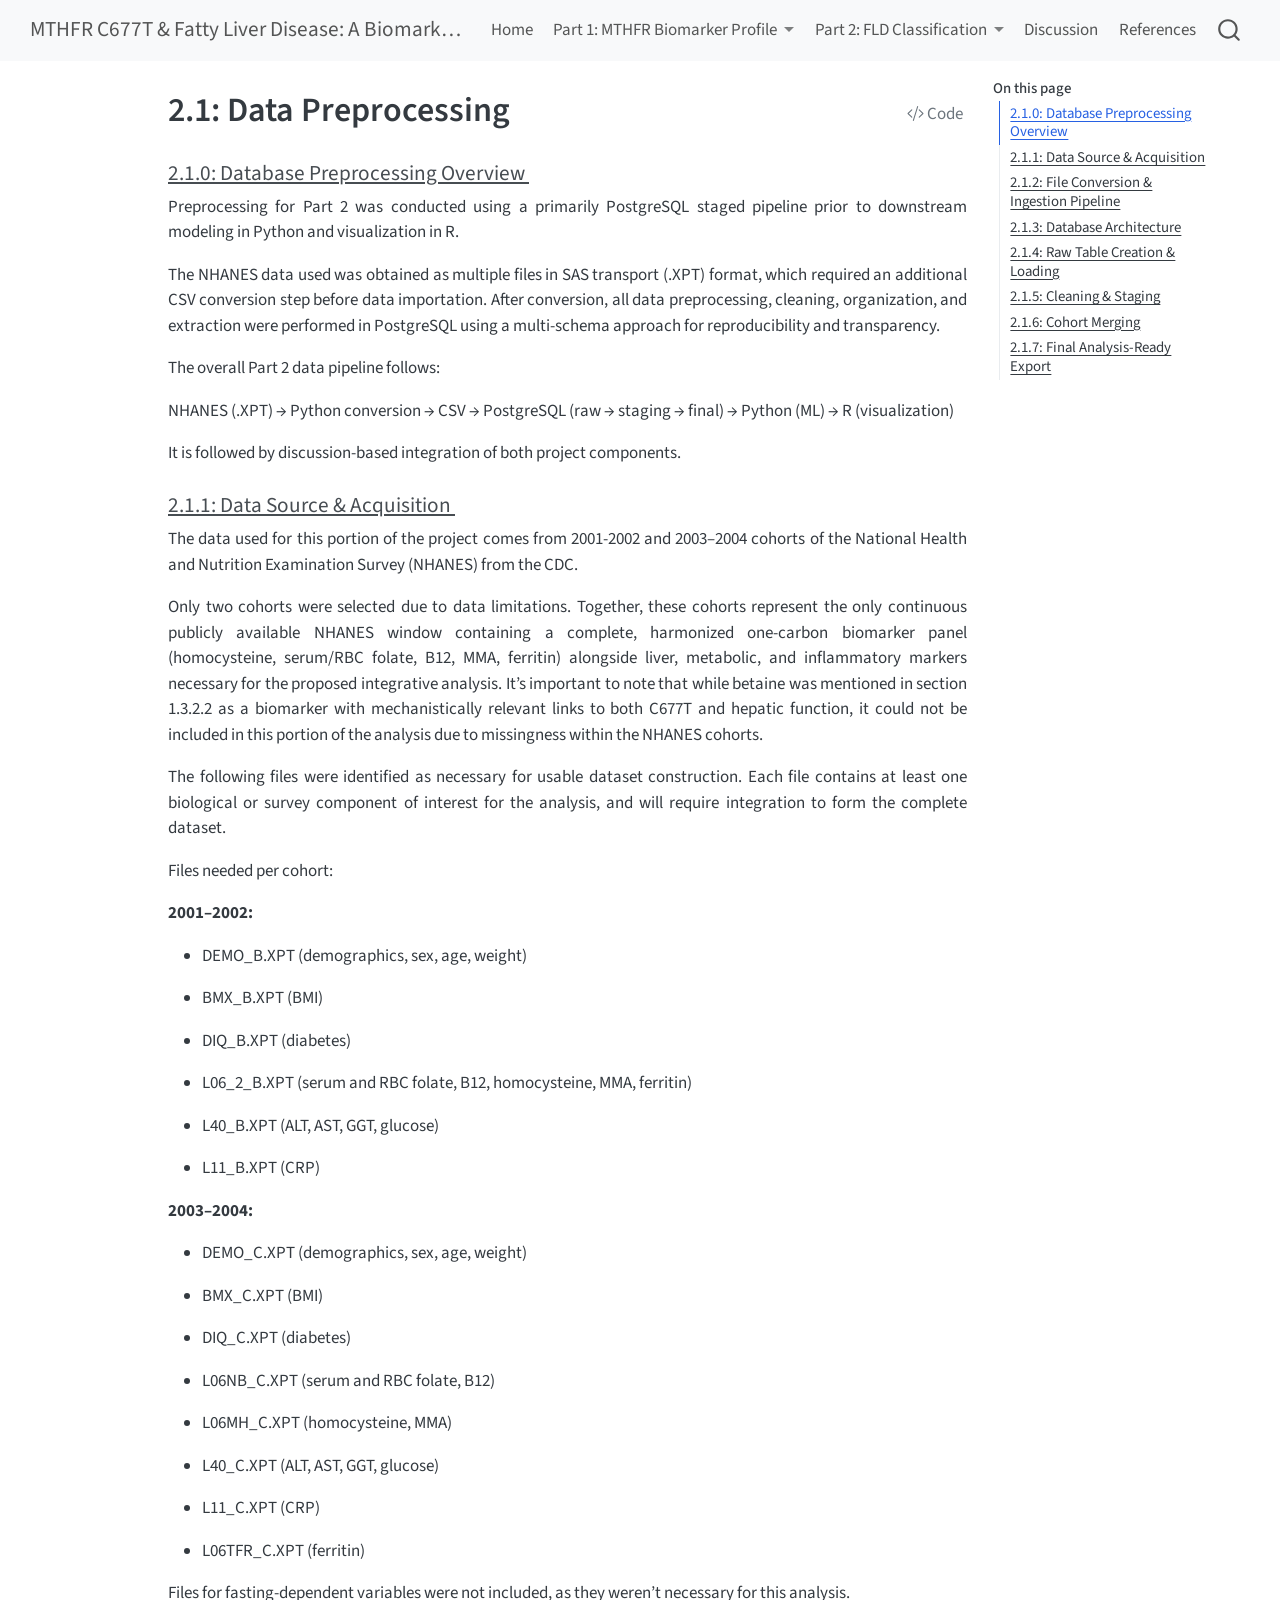
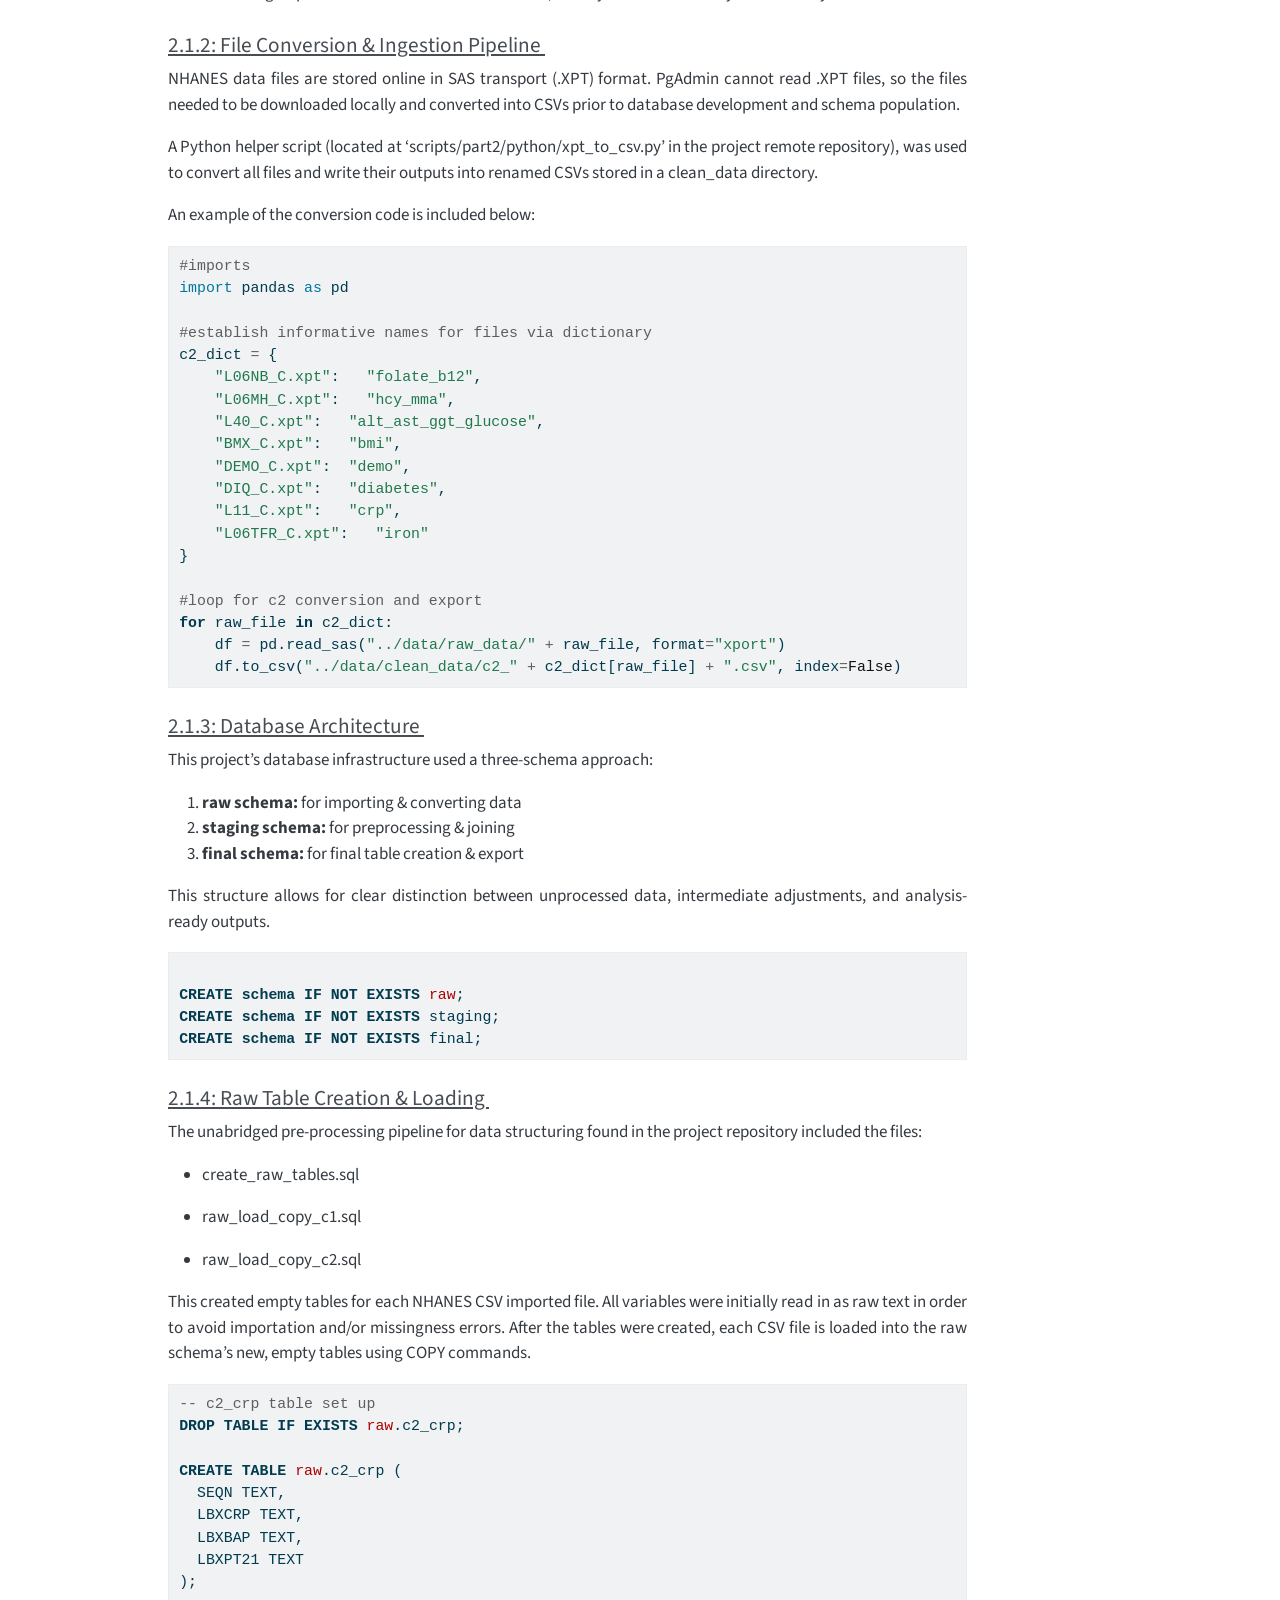
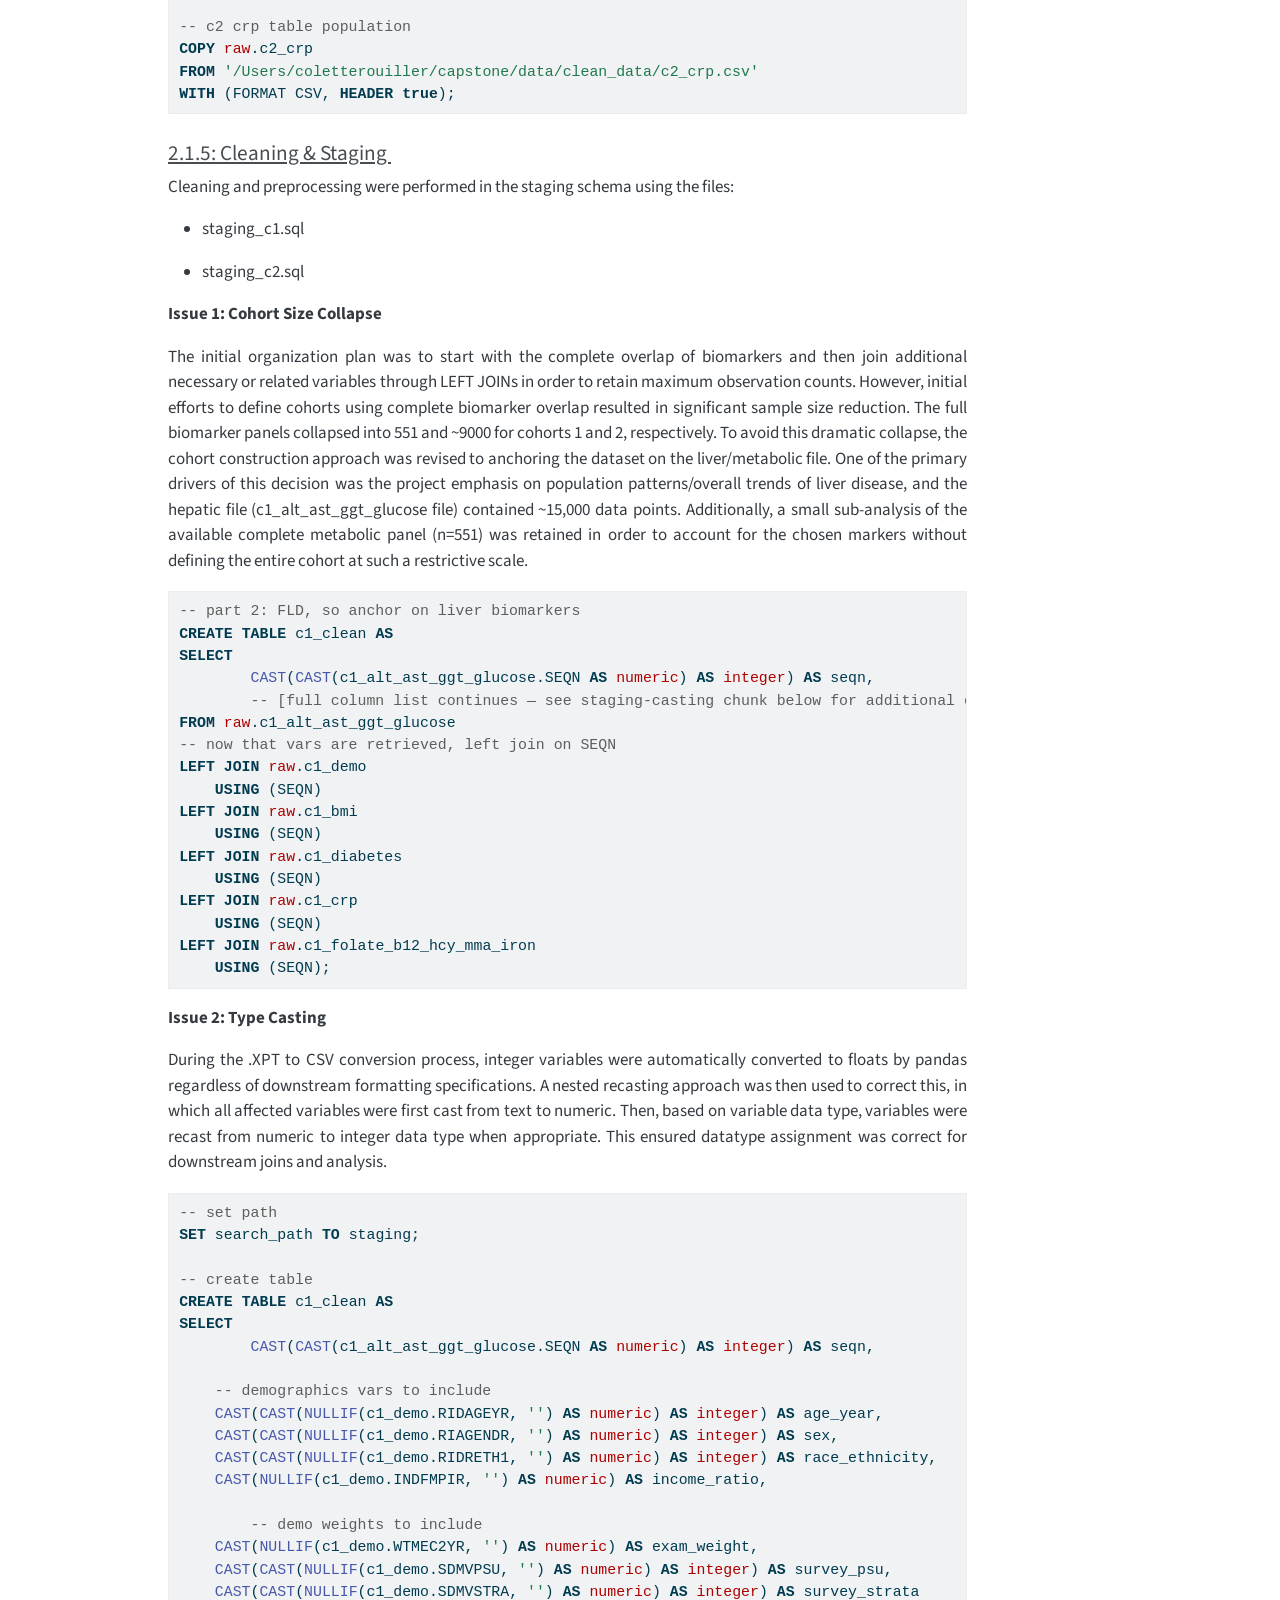
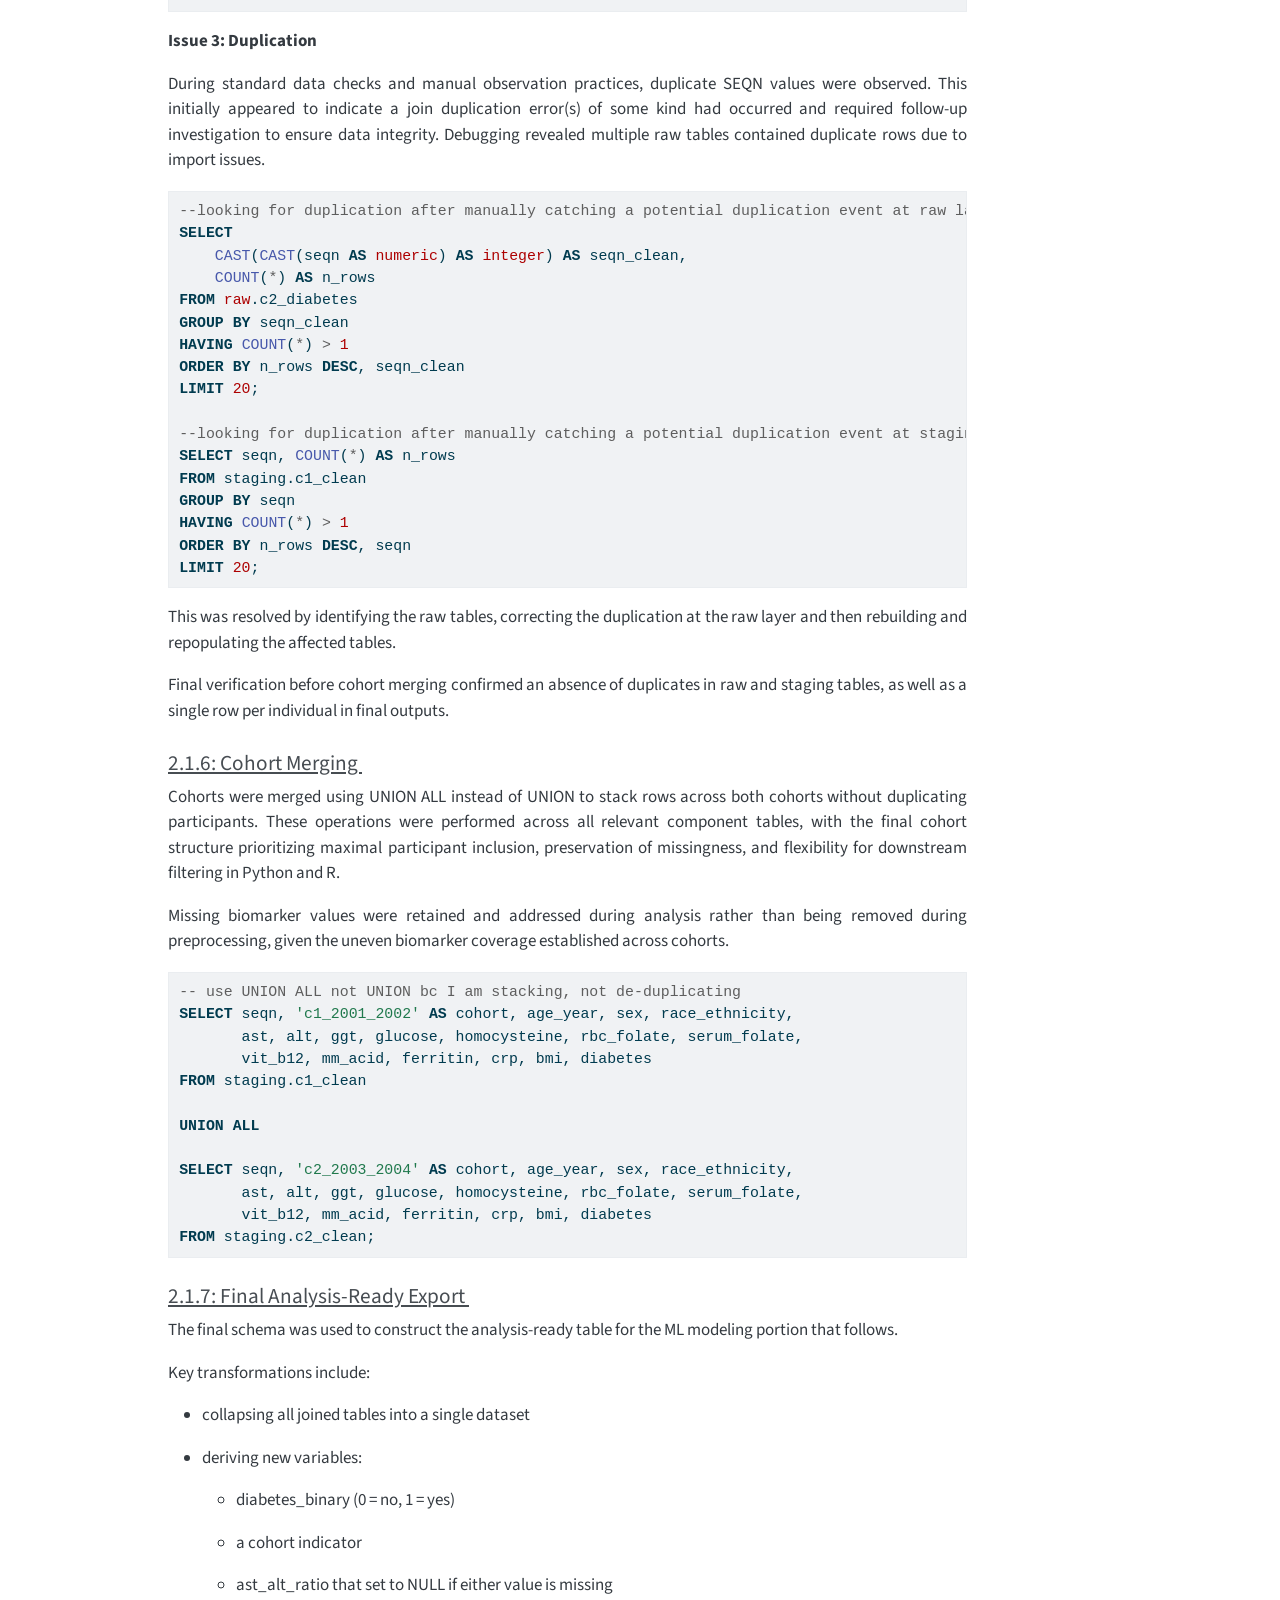
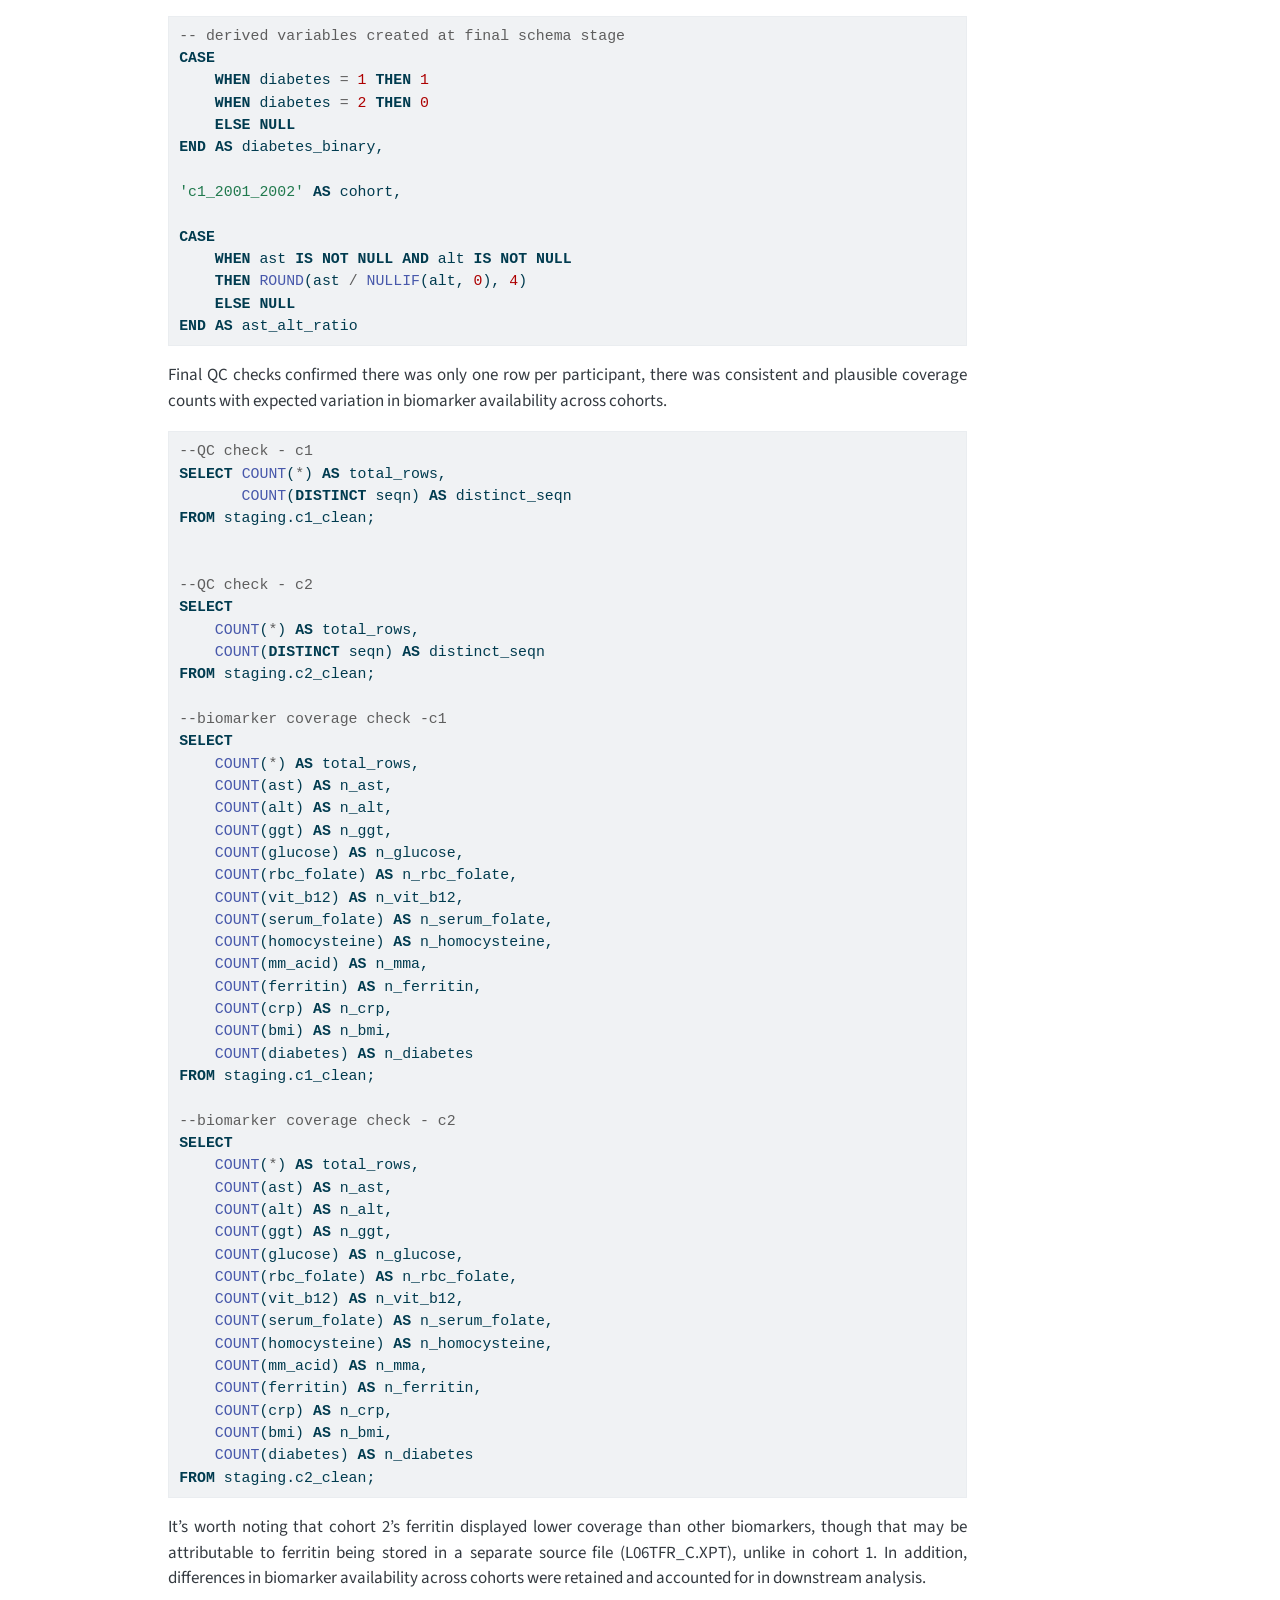
<file: docs/part2/data-preprocessing.html>
<!DOCTYPE html>
<html xmlns="http://www.w3.org/1999/xhtml" lang="en" xml:lang="en"><head>

<meta charset="utf-8">
<meta name="generator" content="quarto-1.6.42">

<meta name="viewport" content="width=device-width, initial-scale=1.0, user-scalable=yes">


<title>2.1: Data Preprocessing – MTHFR C677T &amp; Fatty Liver Disease: A Biomarker Analysis</title>
<style>
code{white-space: pre-wrap;}
span.smallcaps{font-variant: small-caps;}
div.columns{display: flex; gap: min(4vw, 1.5em);}
div.column{flex: auto; overflow-x: auto;}
div.hanging-indent{margin-left: 1.5em; text-indent: -1.5em;}
ul.task-list{list-style: none;}
ul.task-list li input[type="checkbox"] {
  width: 0.8em;
  margin: 0 0.8em 0.2em -1em; /* quarto-specific, see https://github.com/quarto-dev/quarto-cli/issues/4556 */ 
  vertical-align: middle;
}
/* CSS for syntax highlighting */
pre > code.sourceCode { white-space: pre; position: relative; }
pre > code.sourceCode > span { line-height: 1.25; }
pre > code.sourceCode > span:empty { height: 1.2em; }
.sourceCode { overflow: visible; }
code.sourceCode > span { color: inherit; text-decoration: inherit; }
div.sourceCode { margin: 1em 0; }
pre.sourceCode { margin: 0; }
@media screen {
div.sourceCode { overflow: auto; }
}
@media print {
pre > code.sourceCode { white-space: pre-wrap; }
pre > code.sourceCode > span { display: inline-block; text-indent: -5em; padding-left: 5em; }
}
pre.numberSource code
  { counter-reset: source-line 0; }
pre.numberSource code > span
  { position: relative; left: -4em; counter-increment: source-line; }
pre.numberSource code > span > a:first-child::before
  { content: counter(source-line);
    position: relative; left: -1em; text-align: right; vertical-align: baseline;
    border: none; display: inline-block;
    -webkit-touch-callout: none; -webkit-user-select: none;
    -khtml-user-select: none; -moz-user-select: none;
    -ms-user-select: none; user-select: none;
    padding: 0 4px; width: 4em;
  }
pre.numberSource { margin-left: 3em;  padding-left: 4px; }
div.sourceCode
  {   }
@media screen {
pre > code.sourceCode > span > a:first-child::before { text-decoration: underline; }
}
</style>


<script src="../site_libs/quarto-nav/quarto-nav.js"></script>
<script src="../site_libs/quarto-nav/headroom.min.js"></script>
<script src="../site_libs/clipboard/clipboard.min.js"></script>
<script src="../site_libs/quarto-search/autocomplete.umd.js"></script>
<script src="../site_libs/quarto-search/fuse.min.js"></script>
<script src="../site_libs/quarto-search/quarto-search.js"></script>
<meta name="quarto:offset" content="../">
<script src="../site_libs/quarto-html/quarto.js"></script>
<script src="../site_libs/quarto-html/popper.min.js"></script>
<script src="../site_libs/quarto-html/tippy.umd.min.js"></script>
<script src="../site_libs/quarto-html/anchor.min.js"></script>
<link href="../site_libs/quarto-html/tippy.css" rel="stylesheet">
<link href="../site_libs/quarto-html/quarto-syntax-highlighting-2f5df379a58b258e96c21c0638c20c03.css" rel="stylesheet" id="quarto-text-highlighting-styles">
<script src="../site_libs/bootstrap/bootstrap.min.js"></script>
<link href="../site_libs/bootstrap/bootstrap-icons.css" rel="stylesheet">
<link href="../site_libs/bootstrap/bootstrap-6bd9cfa162949bde0a231f530c97869d.min.css" rel="stylesheet" append-hash="true" id="quarto-bootstrap" data-mode="light">
<script id="quarto-search-options" type="application/json">{
  "location": "navbar",
  "copy-button": false,
  "collapse-after": 3,
  "panel-placement": "end",
  "type": "overlay",
  "limit": 50,
  "keyboard-shortcut": [
    "f",
    "/",
    "s"
  ],
  "show-item-context": false,
  "language": {
    "search-no-results-text": "No results",
    "search-matching-documents-text": "matching documents",
    "search-copy-link-title": "Copy link to search",
    "search-hide-matches-text": "Hide additional matches",
    "search-more-match-text": "more match in this document",
    "search-more-matches-text": "more matches in this document",
    "search-clear-button-title": "Clear",
    "search-text-placeholder": "",
    "search-detached-cancel-button-title": "Cancel",
    "search-submit-button-title": "Submit",
    "search-label": "Search"
  }
}</script>
<style>html{ scroll-behavior: smooth; }</style>


<link rel="stylesheet" href="../part2/styles.css">
<link rel="stylesheet" href="styles.css">
</head>

<body class="nav-fixed">

<div id="quarto-search-results"></div>
  <header id="quarto-header" class="headroom fixed-top">
    <nav class="navbar navbar-expand-lg " data-bs-theme="dark">
      <div class="navbar-container container-fluid">
      <div class="navbar-brand-container mx-auto">
    <a class="navbar-brand" href="../index.html">
    <span class="navbar-title">MTHFR C677T &amp; Fatty Liver Disease: A Biomarker Analysis</span>
    </a>
  </div>
            <div id="quarto-search" class="" title="Search"></div>
          <button class="navbar-toggler" type="button" data-bs-toggle="collapse" data-bs-target="#navbarCollapse" aria-controls="navbarCollapse" role="menu" aria-expanded="false" aria-label="Toggle navigation" onclick="if (window.quartoToggleHeadroom) { window.quartoToggleHeadroom(); }">
  <span class="navbar-toggler-icon"></span>
</button>
          <div class="collapse navbar-collapse" id="navbarCollapse">
            <ul class="navbar-nav navbar-nav-scroll me-auto">
  <li class="nav-item">
    <a class="nav-link" href="../index.html"> 
<span class="menu-text">Home</span></a>
  </li>  
  <li class="nav-item dropdown ">
    <a class="nav-link dropdown-toggle" href="#" id="nav-menu-part-1-mthfr-biomarker-profile" role="link" data-bs-toggle="dropdown" aria-expanded="false">
 <span class="menu-text">Part 1: MTHFR Biomarker Profile</span>
    </a>
    <ul class="dropdown-menu" aria-labelledby="nav-menu-part-1-mthfr-biomarker-profile">    
        <li>
    <a class="dropdown-item" href="../part1/background.html">
 <span class="dropdown-text">1.1 Introduction &amp; Background</span></a>
  </li>  
        <li>
    <a class="dropdown-item" href="../part1/methods.html">
 <span class="dropdown-text">1.2 Methods</span></a>
  </li>  
        <li>
    <a class="dropdown-item" href="../part1/biomarker-analysis.html">
 <span class="dropdown-text">1.3 Biomarker Analysis</span></a>
  </li>  
        <li>
    <a class="dropdown-item" href="../part1/conclusions_discussion.html">
 <span class="dropdown-text">1.4 Synthesis &amp; Discussion</span></a>
  </li>  
    </ul>
  </li>
  <li class="nav-item dropdown ">
    <a class="nav-link dropdown-toggle" href="#" id="nav-menu-part-2-fld-classification" role="link" data-bs-toggle="dropdown" aria-expanded="false">
 <span class="menu-text">Part 2: FLD Classification</span>
    </a>
    <ul class="dropdown-menu" aria-labelledby="nav-menu-part-2-fld-classification">    
        <li>
    <a class="dropdown-item" href="../part2/data-preprocessing.html">
 <span class="dropdown-text">2.1 Data &amp; Preprocessing</span></a>
  </li>  
        <li>
    <a class="dropdown-item" href="../part2/machine-learning.html">
 <span class="dropdown-text">2.2 Machine Learning</span></a>
  </li>  
        <li>
    <a class="dropdown-item" href="../part2/visualization.html">
 <span class="dropdown-text">2.3 Visualization &amp; Analysis</span></a>
  </li>  
    </ul>
  </li>
  <li class="nav-item">
    <a class="nav-link" href="../discussion.html"> 
<span class="menu-text">Discussion</span></a>
  </li>  
  <li class="nav-item">
    <a class="nav-link" href="../references.html"> 
<span class="menu-text">References</span></a>
  </li>  
</ul>
          </div> <!-- /navcollapse -->
            <div class="quarto-navbar-tools">
</div>
      </div> <!-- /container-fluid -->
    </nav>
</header>
<!-- content -->
<div id="quarto-content" class="quarto-container page-columns page-rows-contents page-layout-article page-navbar">
<!-- sidebar -->
<!-- margin-sidebar -->
    <div id="quarto-margin-sidebar" class="sidebar margin-sidebar">
        <nav id="TOC" role="doc-toc" class="toc-active">
    <h2 id="toc-title">On this page</h2>
   
  <ul>
  <li><a href="#database-preprocessing-overview" id="toc-database-preprocessing-overview" class="nav-link active" data-scroll-target="#database-preprocessing-overview"><u> 2.1.0: Database Preprocessing Overview </u></a></li>
  <li><a href="#data-source-acquisition" id="toc-data-source-acquisition" class="nav-link" data-scroll-target="#data-source-acquisition"><u> 2.1.1: Data Source &amp; Acquisition </u></a></li>
  <li><a href="#file-conversion-ingestion-pipeline" id="toc-file-conversion-ingestion-pipeline" class="nav-link" data-scroll-target="#file-conversion-ingestion-pipeline"><u> 2.1.2: File Conversion &amp; Ingestion Pipeline </u></a></li>
  <li><a href="#database-architecture" id="toc-database-architecture" class="nav-link" data-scroll-target="#database-architecture"><u> 2.1.3: Database Architecture </u></a></li>
  <li><a href="#raw-table-creation-loading" id="toc-raw-table-creation-loading" class="nav-link" data-scroll-target="#raw-table-creation-loading"><u> 2.1.4: Raw Table Creation &amp; Loading </u></a></li>
  <li><a href="#cleaning-staging" id="toc-cleaning-staging" class="nav-link" data-scroll-target="#cleaning-staging"><u> 2.1.5: Cleaning &amp; Staging </u></a></li>
  <li><a href="#cohort-merging" id="toc-cohort-merging" class="nav-link" data-scroll-target="#cohort-merging"><u> 2.1.6: Cohort Merging </u></a></li>
  <li><a href="#final-analysis-ready-export" id="toc-final-analysis-ready-export" class="nav-link" data-scroll-target="#final-analysis-ready-export"><u> 2.1.7: Final Analysis-Ready Export </u></a></li>
  </ul>
</nav>
    </div>
<!-- main -->
<main class="content" id="quarto-document-content">

<header id="title-block-header" class="quarto-title-block default">
<div class="quarto-title">
<div class="quarto-title-block"><div><h1 class="title">2.1: Data Preprocessing</h1><button type="button" class="btn code-tools-button" id="quarto-code-tools-source"><i class="bi"></i> Code</button></div></div>
</div>



<div class="quarto-title-meta">

    
  
    
  </div>
  


</header>


<section id="database-preprocessing-overview" class="level4">
<h4 class="anchored" data-anchor-id="database-preprocessing-overview"><u> 2.1.0: Database Preprocessing Overview </u></h4>
<p>Preprocessing for Part 2 was conducted using a primarily PostgreSQL staged pipeline prior to downstream modeling in Python and visualization in R.</p>
<p>The NHANES data used was obtained as multiple files in SAS transport (.XPT) format, which required an additional CSV conversion step before data importation. After conversion, all data preprocessing, cleaning, organization, and extraction were performed in PostgreSQL using a multi-schema approach for reproducibility and transparency.</p>
<p>The overall Part 2 data pipeline follows:</p>
<p>NHANES (.XPT) → Python conversion → CSV → PostgreSQL (raw → staging → final) → Python (ML) → R (visualization)</p>
<p>It is followed by discussion-based integration of both project components.</p>
</section>
<section id="data-source-acquisition" class="level4">
<h4 class="anchored" data-anchor-id="data-source-acquisition"><u> 2.1.1: Data Source &amp; Acquisition </u></h4>
<p>The data used for this portion of the project comes from 2001-2002 and 2003–2004 cohorts of the National Health and Nutrition Examination Survey (NHANES) from the CDC.</p>
<p>Only two cohorts were selected due to data limitations. Together, these cohorts represent the only continuous publicly available NHANES window containing a complete, harmonized one-carbon biomarker panel (homocysteine, serum/RBC folate, B12, MMA, ferritin) alongside liver, metabolic, and inflammatory markers necessary for the proposed integrative analysis. It’s important to note that while betaine was mentioned in section 1.3.2.2 as a biomarker with mechanistically relevant links to both C677T and hepatic function, it could not be included in this portion of the analysis due to missingness within the NHANES cohorts.</p>
<p>The following files were identified as necessary for usable dataset construction. Each file contains at least one biological or survey component of interest for the analysis, and will require integration to form the complete dataset.</p>
<p>Files needed per cohort:</p>
<p><strong>2001–2002:</strong></p>
<ul>
<li><p>DEMO_B.XPT (demographics, sex, age, weight)</p></li>
<li><p>BMX_B.XPT (BMI)</p></li>
<li><p>DIQ_B.XPT (diabetes)</p></li>
<li><p>L06_2_B.XPT (serum and RBC folate, B12, homocysteine, MMA, ferritin)</p></li>
<li><p>L40_B.XPT (ALT, AST, GGT, glucose)</p></li>
<li><p>L11_B.XPT (CRP)</p></li>
</ul>
<p><strong>2003–2004:</strong></p>
<ul>
<li><p>DEMO_C.XPT (demographics, sex, age, weight)</p></li>
<li><p>BMX_C.XPT (BMI)</p></li>
<li><p>DIQ_C.XPT (diabetes)</p></li>
<li><p>L06NB_C.XPT (serum and RBC folate, B12)</p></li>
<li><p>L06MH_C.XPT (homocysteine, MMA)</p></li>
<li><p>L40_C.XPT (ALT, AST, GGT, glucose)</p></li>
<li><p>L11_C.XPT (CRP)</p></li>
<li><p>L06TFR_C.XPT (ferritin)</p></li>
</ul>
<p>Files for fasting-dependent variables were not included, as they weren’t necessary for this analysis.</p>
</section>
<section id="file-conversion-ingestion-pipeline" class="level4">
<h4 class="anchored" data-anchor-id="file-conversion-ingestion-pipeline"><u> 2.1.2: File Conversion &amp; Ingestion Pipeline </u></h4>
<p>NHANES data files are stored online in SAS transport (.XPT) format. PgAdmin cannot read .XPT files, so the files needed to be downloaded locally and converted into CSVs prior to database development and schema population.</p>
<p>A Python helper script (located at ‘scripts/part2/python/xpt_to_csv.py’ in the project remote repository), was used to convert all files and write their outputs into renamed CSVs stored in a clean_data directory.</p>
<p>An example of the conversion code is included below:</p>
<div class="cell">
<div class="sourceCode cell-code" id="cb1"><pre class="sourceCode python code-with-copy"><code class="sourceCode python"><span id="cb1-1"><a href="#cb1-1" aria-hidden="true" tabindex="-1"></a><span class="co">#imports </span></span>
<span id="cb1-2"><a href="#cb1-2" aria-hidden="true" tabindex="-1"></a><span class="im">import</span> pandas <span class="im">as</span> pd </span>
<span id="cb1-3"><a href="#cb1-3" aria-hidden="true" tabindex="-1"></a></span>
<span id="cb1-4"><a href="#cb1-4" aria-hidden="true" tabindex="-1"></a><span class="co">#establish informative names for files via dictionary</span></span>
<span id="cb1-5"><a href="#cb1-5" aria-hidden="true" tabindex="-1"></a>c2_dict <span class="op">=</span> {</span>
<span id="cb1-6"><a href="#cb1-6" aria-hidden="true" tabindex="-1"></a>    <span class="st">"L06NB_C.xpt"</span>:   <span class="st">"folate_b12"</span>,</span>
<span id="cb1-7"><a href="#cb1-7" aria-hidden="true" tabindex="-1"></a>    <span class="st">"L06MH_C.xpt"</span>:   <span class="st">"hcy_mma"</span>,</span>
<span id="cb1-8"><a href="#cb1-8" aria-hidden="true" tabindex="-1"></a>    <span class="st">"L40_C.xpt"</span>:   <span class="st">"alt_ast_ggt_glucose"</span>,</span>
<span id="cb1-9"><a href="#cb1-9" aria-hidden="true" tabindex="-1"></a>    <span class="st">"BMX_C.xpt"</span>:   <span class="st">"bmi"</span>,</span>
<span id="cb1-10"><a href="#cb1-10" aria-hidden="true" tabindex="-1"></a>    <span class="st">"DEMO_C.xpt"</span>:  <span class="st">"demo"</span>,</span>
<span id="cb1-11"><a href="#cb1-11" aria-hidden="true" tabindex="-1"></a>    <span class="st">"DIQ_C.xpt"</span>:   <span class="st">"diabetes"</span>,</span>
<span id="cb1-12"><a href="#cb1-12" aria-hidden="true" tabindex="-1"></a>    <span class="st">"L11_C.xpt"</span>:   <span class="st">"crp"</span>,</span>
<span id="cb1-13"><a href="#cb1-13" aria-hidden="true" tabindex="-1"></a>    <span class="st">"L06TFR_C.xpt"</span>:   <span class="st">"iron"</span></span>
<span id="cb1-14"><a href="#cb1-14" aria-hidden="true" tabindex="-1"></a>}</span>
<span id="cb1-15"><a href="#cb1-15" aria-hidden="true" tabindex="-1"></a></span>
<span id="cb1-16"><a href="#cb1-16" aria-hidden="true" tabindex="-1"></a><span class="co">#loop for c2 conversion and export </span></span>
<span id="cb1-17"><a href="#cb1-17" aria-hidden="true" tabindex="-1"></a><span class="cf">for</span> raw_file <span class="kw">in</span> c2_dict: </span>
<span id="cb1-18"><a href="#cb1-18" aria-hidden="true" tabindex="-1"></a>    df <span class="op">=</span> pd.read_sas(<span class="st">"../data/raw_data/"</span> <span class="op">+</span> raw_file, <span class="bu">format</span><span class="op">=</span><span class="st">"xport"</span>)</span>
<span id="cb1-19"><a href="#cb1-19" aria-hidden="true" tabindex="-1"></a>    df.to_csv(<span class="st">"../data/clean_data/c2_"</span> <span class="op">+</span> c2_dict[raw_file] <span class="op">+</span> <span class="st">".csv"</span>, index<span class="op">=</span><span class="va">False</span>) </span></code><button title="Copy to Clipboard" class="code-copy-button"><i class="bi"></i></button></pre></div>
</div>
</section>
<section id="database-architecture" class="level4">
<h4 class="anchored" data-anchor-id="database-architecture"><u> 2.1.3: Database Architecture </u></h4>
<p>This project’s database infrastructure used a three-schema approach:</p>
<ol type="1">
<li><strong>raw schema:</strong> for importing &amp; converting data</li>
<li><strong>staging schema:</strong> for preprocessing &amp; joining</li>
<li><strong>final schema:</strong> for final table creation &amp; export</li>
</ol>
<p>This structure allows for clear distinction between unprocessed data, intermediate adjustments, and analysis-ready outputs.</p>
<div class="cell">
<div class="sourceCode cell-code" id="cb2"><pre class="sourceCode sql code-with-copy"><code class="sourceCode sql"><span id="cb2-1"><a href="#cb2-1" aria-hidden="true" tabindex="-1"></a></span>
<span id="cb2-2"><a href="#cb2-2" aria-hidden="true" tabindex="-1"></a><span class="kw">CREATE</span> <span class="kw">schema</span> <span class="cf">IF</span> <span class="kw">NOT</span> <span class="kw">EXISTS</span> <span class="dt">raw</span>;</span>
<span id="cb2-3"><a href="#cb2-3" aria-hidden="true" tabindex="-1"></a><span class="kw">CREATE</span> <span class="kw">schema</span> <span class="cf">IF</span> <span class="kw">NOT</span> <span class="kw">EXISTS</span> staging;</span>
<span id="cb2-4"><a href="#cb2-4" aria-hidden="true" tabindex="-1"></a><span class="kw">CREATE</span> <span class="kw">schema</span> <span class="cf">IF</span> <span class="kw">NOT</span> <span class="kw">EXISTS</span> final;</span></code><button title="Copy to Clipboard" class="code-copy-button"><i class="bi"></i></button></pre></div>
</div>
</section>
<section id="raw-table-creation-loading" class="level4">
<h4 class="anchored" data-anchor-id="raw-table-creation-loading"><u> 2.1.4: Raw Table Creation &amp; Loading </u></h4>
<p>The unabridged pre-processing pipeline for data structuring found in the project repository included the files:</p>
<ul>
<li><p>create_raw_tables.sql</p></li>
<li><p>raw_load_copy_c1.sql</p></li>
<li><p>raw_load_copy_c2.sql</p></li>
</ul>
<p>This created empty tables for each NHANES CSV imported file. All variables were initially read in as raw text in order to avoid importation and/or missingness errors. After the tables were created, each CSV file is loaded into the raw schema’s new, empty tables using COPY commands.</p>
<div class="cell">
<div class="sourceCode cell-code" id="cb3"><pre class="sourceCode sql code-with-copy"><code class="sourceCode sql"><span id="cb3-1"><a href="#cb3-1" aria-hidden="true" tabindex="-1"></a><span class="co">-- c2_crp table set up</span></span>
<span id="cb3-2"><a href="#cb3-2" aria-hidden="true" tabindex="-1"></a><span class="kw">DROP</span> <span class="kw">TABLE</span> <span class="cf">IF</span> <span class="kw">EXISTS</span> <span class="dt">raw</span>.c2_crp;</span>
<span id="cb3-3"><a href="#cb3-3" aria-hidden="true" tabindex="-1"></a></span>
<span id="cb3-4"><a href="#cb3-4" aria-hidden="true" tabindex="-1"></a><span class="kw">CREATE</span> <span class="kw">TABLE</span> <span class="dt">raw</span>.c2_crp (</span>
<span id="cb3-5"><a href="#cb3-5" aria-hidden="true" tabindex="-1"></a>  SEQN TEXT,</span>
<span id="cb3-6"><a href="#cb3-6" aria-hidden="true" tabindex="-1"></a>  LBXCRP TEXT,</span>
<span id="cb3-7"><a href="#cb3-7" aria-hidden="true" tabindex="-1"></a>  LBXBAP TEXT,</span>
<span id="cb3-8"><a href="#cb3-8" aria-hidden="true" tabindex="-1"></a>  LBXPT21 TEXT</span>
<span id="cb3-9"><a href="#cb3-9" aria-hidden="true" tabindex="-1"></a>);</span>
<span id="cb3-10"><a href="#cb3-10" aria-hidden="true" tabindex="-1"></a></span>
<span id="cb3-11"><a href="#cb3-11" aria-hidden="true" tabindex="-1"></a><span class="co">-- c2 crp table population </span></span>
<span id="cb3-12"><a href="#cb3-12" aria-hidden="true" tabindex="-1"></a><span class="kw">COPY</span> <span class="dt">raw</span>.c2_crp</span>
<span id="cb3-13"><a href="#cb3-13" aria-hidden="true" tabindex="-1"></a><span class="kw">FROM</span> <span class="st">'/Users/coletterouiller/capstone/data/clean_data/c2_crp.csv'</span></span>
<span id="cb3-14"><a href="#cb3-14" aria-hidden="true" tabindex="-1"></a><span class="kw">WITH</span> (FORMAT CSV, <span class="kw">HEADER</span> <span class="kw">true</span>);</span></code><button title="Copy to Clipboard" class="code-copy-button"><i class="bi"></i></button></pre></div>
</div>
</section>
<section id="cleaning-staging" class="level4">
<h4 class="anchored" data-anchor-id="cleaning-staging"><u> 2.1.5: Cleaning &amp; Staging </u></h4>
<p>Cleaning and preprocessing were performed in the staging schema using the files:</p>
<ul>
<li><p>staging_c1.sql</p></li>
<li><p>staging_c2.sql</p></li>
</ul>
<p><strong>Issue 1: Cohort Size Collapse</strong></p>
<p>The initial organization plan was to start with the complete overlap of biomarkers and then join additional necessary or related variables through LEFT JOINs in order to retain maximum observation counts. However, initial efforts to define cohorts using complete biomarker overlap resulted in significant sample size reduction. The full biomarker panels collapsed into 551 and ~9000 for cohorts 1 and 2, respectively. To avoid this dramatic collapse, the cohort construction approach was revised to anchoring the dataset on the liver/metabolic file. One of the primary drivers of this decision was the project emphasis on population patterns/overall trends of liver disease, and the hepatic file (c1_alt_ast_ggt_glucose file) contained ~15,000 data points. Additionally, a small sub-analysis of the available complete metabolic panel (n=551) was retained in order to account for the chosen markers without defining the entire cohort at such a restrictive scale.</p>
<div class="cell">
<div class="sourceCode cell-code" id="cb4"><pre class="sourceCode sql code-with-copy"><code class="sourceCode sql"><span id="cb4-1"><a href="#cb4-1" aria-hidden="true" tabindex="-1"></a><span class="co">-- part 2: FLD, so anchor on liver biomarkers</span></span>
<span id="cb4-2"><a href="#cb4-2" aria-hidden="true" tabindex="-1"></a><span class="kw">CREATE</span> <span class="kw">TABLE</span> c1_clean <span class="kw">AS</span></span>
<span id="cb4-3"><a href="#cb4-3" aria-hidden="true" tabindex="-1"></a><span class="kw">SELECT</span></span>
<span id="cb4-4"><a href="#cb4-4" aria-hidden="true" tabindex="-1"></a>        <span class="fu">CAST</span>(<span class="fu">CAST</span>(c1_alt_ast_ggt_glucose.SEQN <span class="kw">AS</span> <span class="dt">numeric</span>) <span class="kw">AS</span> <span class="dt">integer</span>) <span class="kw">AS</span> seqn,</span>
<span id="cb4-5"><a href="#cb4-5" aria-hidden="true" tabindex="-1"></a>        <span class="co">-- [full column list continues — see staging-casting chunk below for additional examples]</span></span>
<span id="cb4-6"><a href="#cb4-6" aria-hidden="true" tabindex="-1"></a><span class="kw">FROM</span> <span class="dt">raw</span>.c1_alt_ast_ggt_glucose </span>
<span id="cb4-7"><a href="#cb4-7" aria-hidden="true" tabindex="-1"></a><span class="co">-- now that vars are retrieved, left join on SEQN</span></span>
<span id="cb4-8"><a href="#cb4-8" aria-hidden="true" tabindex="-1"></a><span class="kw">LEFT</span> <span class="kw">JOIN</span> <span class="dt">raw</span>.c1_demo </span>
<span id="cb4-9"><a href="#cb4-9" aria-hidden="true" tabindex="-1"></a>    <span class="kw">USING</span> (SEQN)</span>
<span id="cb4-10"><a href="#cb4-10" aria-hidden="true" tabindex="-1"></a><span class="kw">LEFT</span> <span class="kw">JOIN</span> <span class="dt">raw</span>.c1_bmi </span>
<span id="cb4-11"><a href="#cb4-11" aria-hidden="true" tabindex="-1"></a>    <span class="kw">USING</span> (SEQN)</span>
<span id="cb4-12"><a href="#cb4-12" aria-hidden="true" tabindex="-1"></a><span class="kw">LEFT</span> <span class="kw">JOIN</span> <span class="dt">raw</span>.c1_diabetes </span>
<span id="cb4-13"><a href="#cb4-13" aria-hidden="true" tabindex="-1"></a>    <span class="kw">USING</span> (SEQN)</span>
<span id="cb4-14"><a href="#cb4-14" aria-hidden="true" tabindex="-1"></a><span class="kw">LEFT</span> <span class="kw">JOIN</span> <span class="dt">raw</span>.c1_crp </span>
<span id="cb4-15"><a href="#cb4-15" aria-hidden="true" tabindex="-1"></a>    <span class="kw">USING</span> (SEQN)</span>
<span id="cb4-16"><a href="#cb4-16" aria-hidden="true" tabindex="-1"></a><span class="kw">LEFT</span> <span class="kw">JOIN</span> <span class="dt">raw</span>.c1_folate_b12_hcy_mma_iron </span>
<span id="cb4-17"><a href="#cb4-17" aria-hidden="true" tabindex="-1"></a>    <span class="kw">USING</span> (SEQN);</span></code><button title="Copy to Clipboard" class="code-copy-button"><i class="bi"></i></button></pre></div>
</div>
<p><strong>Issue 2: Type Casting</strong></p>
<p>During the .XPT to CSV conversion process, integer variables were automatically converted to floats by pandas regardless of downstream formatting specifications. A nested recasting approach was then used to correct this, in which all affected variables were first cast from text to numeric. Then, based on variable data type, variables were recast from numeric to integer data type when appropriate. This ensured datatype assignment was correct for downstream joins and analysis.</p>
<div class="cell">
<div class="sourceCode cell-code" id="cb5"><pre class="sourceCode sql code-with-copy"><code class="sourceCode sql"><span id="cb5-1"><a href="#cb5-1" aria-hidden="true" tabindex="-1"></a><span class="co">-- set path</span></span>
<span id="cb5-2"><a href="#cb5-2" aria-hidden="true" tabindex="-1"></a><span class="kw">SET</span> search_path <span class="kw">TO</span> staging;</span>
<span id="cb5-3"><a href="#cb5-3" aria-hidden="true" tabindex="-1"></a></span>
<span id="cb5-4"><a href="#cb5-4" aria-hidden="true" tabindex="-1"></a><span class="co">-- create table</span></span>
<span id="cb5-5"><a href="#cb5-5" aria-hidden="true" tabindex="-1"></a><span class="kw">CREATE</span> <span class="kw">TABLE</span> c1_clean <span class="kw">AS</span></span>
<span id="cb5-6"><a href="#cb5-6" aria-hidden="true" tabindex="-1"></a><span class="kw">SELECT</span></span>
<span id="cb5-7"><a href="#cb5-7" aria-hidden="true" tabindex="-1"></a>        <span class="fu">CAST</span>(<span class="fu">CAST</span>(c1_alt_ast_ggt_glucose.SEQN <span class="kw">AS</span> <span class="dt">numeric</span>) <span class="kw">AS</span> <span class="dt">integer</span>) <span class="kw">AS</span> seqn,</span>
<span id="cb5-8"><a href="#cb5-8" aria-hidden="true" tabindex="-1"></a></span>
<span id="cb5-9"><a href="#cb5-9" aria-hidden="true" tabindex="-1"></a>    <span class="co">-- demographics vars to include</span></span>
<span id="cb5-10"><a href="#cb5-10" aria-hidden="true" tabindex="-1"></a>    <span class="fu">CAST</span>(<span class="fu">CAST</span>(<span class="fu">NULLIF</span>(c1_demo.RIDAGEYR, <span class="st">''</span>) <span class="kw">AS</span> <span class="dt">numeric</span>) <span class="kw">AS</span> <span class="dt">integer</span>) <span class="kw">AS</span> age_year,</span>
<span id="cb5-11"><a href="#cb5-11" aria-hidden="true" tabindex="-1"></a>    <span class="fu">CAST</span>(<span class="fu">CAST</span>(<span class="fu">NULLIF</span>(c1_demo.RIAGENDR, <span class="st">''</span>) <span class="kw">AS</span> <span class="dt">numeric</span>) <span class="kw">AS</span> <span class="dt">integer</span>) <span class="kw">AS</span> sex,</span>
<span id="cb5-12"><a href="#cb5-12" aria-hidden="true" tabindex="-1"></a>    <span class="fu">CAST</span>(<span class="fu">CAST</span>(<span class="fu">NULLIF</span>(c1_demo.RIDRETH1, <span class="st">''</span>) <span class="kw">AS</span> <span class="dt">numeric</span>) <span class="kw">AS</span> <span class="dt">integer</span>) <span class="kw">AS</span> race_ethnicity,</span>
<span id="cb5-13"><a href="#cb5-13" aria-hidden="true" tabindex="-1"></a>    <span class="fu">CAST</span>(<span class="fu">NULLIF</span>(c1_demo.INDFMPIR, <span class="st">''</span>) <span class="kw">AS</span> <span class="dt">numeric</span>) <span class="kw">AS</span> income_ratio,</span>
<span id="cb5-14"><a href="#cb5-14" aria-hidden="true" tabindex="-1"></a></span>
<span id="cb5-15"><a href="#cb5-15" aria-hidden="true" tabindex="-1"></a>        <span class="co">-- demo weights to include</span></span>
<span id="cb5-16"><a href="#cb5-16" aria-hidden="true" tabindex="-1"></a>    <span class="fu">CAST</span>(<span class="fu">NULLIF</span>(c1_demo.WTMEC2YR, <span class="st">''</span>) <span class="kw">AS</span> <span class="dt">numeric</span>) <span class="kw">AS</span> exam_weight,</span>
<span id="cb5-17"><a href="#cb5-17" aria-hidden="true" tabindex="-1"></a>    <span class="fu">CAST</span>(<span class="fu">CAST</span>(<span class="fu">NULLIF</span>(c1_demo.SDMVPSU, <span class="st">''</span>) <span class="kw">AS</span> <span class="dt">numeric</span>) <span class="kw">AS</span> <span class="dt">integer</span>) <span class="kw">AS</span> survey_psu,</span>
<span id="cb5-18"><a href="#cb5-18" aria-hidden="true" tabindex="-1"></a>    <span class="fu">CAST</span>(<span class="fu">CAST</span>(<span class="fu">NULLIF</span>(c1_demo.SDMVSTRA, <span class="st">''</span>) <span class="kw">AS</span> <span class="dt">numeric</span>) <span class="kw">AS</span> <span class="dt">integer</span>) <span class="kw">AS</span> survey_strata</span></code><button title="Copy to Clipboard" class="code-copy-button"><i class="bi"></i></button></pre></div>
</div>
<p><strong>Issue 3: Duplication</strong></p>
<p>During standard data checks and manual observation practices, duplicate SEQN values were observed. This initially appeared to indicate a join duplication error(s) of some kind had occurred and required follow-up investigation to ensure data integrity. Debugging revealed multiple raw tables contained duplicate rows due to import issues.</p>
<div class="cell">
<div class="sourceCode cell-code" id="cb6"><pre class="sourceCode sql code-with-copy"><code class="sourceCode sql"><span id="cb6-1"><a href="#cb6-1" aria-hidden="true" tabindex="-1"></a><span class="co">--looking for duplication after manually catching a potential duplication event at raw layer</span></span>
<span id="cb6-2"><a href="#cb6-2" aria-hidden="true" tabindex="-1"></a><span class="kw">SELECT</span></span>
<span id="cb6-3"><a href="#cb6-3" aria-hidden="true" tabindex="-1"></a>    <span class="fu">CAST</span>(<span class="fu">CAST</span>(seqn <span class="kw">AS</span> <span class="dt">numeric</span>) <span class="kw">AS</span> <span class="dt">integer</span>) <span class="kw">AS</span> seqn_clean,</span>
<span id="cb6-4"><a href="#cb6-4" aria-hidden="true" tabindex="-1"></a>    <span class="fu">COUNT</span>(<span class="op">*</span>) <span class="kw">AS</span> n_rows</span>
<span id="cb6-5"><a href="#cb6-5" aria-hidden="true" tabindex="-1"></a><span class="kw">FROM</span> <span class="dt">raw</span>.c2_diabetes</span>
<span id="cb6-6"><a href="#cb6-6" aria-hidden="true" tabindex="-1"></a><span class="kw">GROUP</span> <span class="kw">BY</span> seqn_clean</span>
<span id="cb6-7"><a href="#cb6-7" aria-hidden="true" tabindex="-1"></a><span class="kw">HAVING</span> <span class="fu">COUNT</span>(<span class="op">*</span>) <span class="op">&gt;</span> <span class="dv">1</span></span>
<span id="cb6-8"><a href="#cb6-8" aria-hidden="true" tabindex="-1"></a><span class="kw">ORDER</span> <span class="kw">BY</span> n_rows <span class="kw">DESC</span>, seqn_clean</span>
<span id="cb6-9"><a href="#cb6-9" aria-hidden="true" tabindex="-1"></a><span class="kw">LIMIT</span> <span class="dv">20</span>;</span>
<span id="cb6-10"><a href="#cb6-10" aria-hidden="true" tabindex="-1"></a></span>
<span id="cb6-11"><a href="#cb6-11" aria-hidden="true" tabindex="-1"></a><span class="co">--looking for duplication after manually catching a potential duplication event at staging layer</span></span>
<span id="cb6-12"><a href="#cb6-12" aria-hidden="true" tabindex="-1"></a><span class="kw">SELECT</span> seqn, <span class="fu">COUNT</span>(<span class="op">*</span>) <span class="kw">AS</span> n_rows</span>
<span id="cb6-13"><a href="#cb6-13" aria-hidden="true" tabindex="-1"></a><span class="kw">FROM</span> staging.c1_clean</span>
<span id="cb6-14"><a href="#cb6-14" aria-hidden="true" tabindex="-1"></a><span class="kw">GROUP</span> <span class="kw">BY</span> seqn</span>
<span id="cb6-15"><a href="#cb6-15" aria-hidden="true" tabindex="-1"></a><span class="kw">HAVING</span> <span class="fu">COUNT</span>(<span class="op">*</span>) <span class="op">&gt;</span> <span class="dv">1</span></span>
<span id="cb6-16"><a href="#cb6-16" aria-hidden="true" tabindex="-1"></a><span class="kw">ORDER</span> <span class="kw">BY</span> n_rows <span class="kw">DESC</span>, seqn</span>
<span id="cb6-17"><a href="#cb6-17" aria-hidden="true" tabindex="-1"></a><span class="kw">LIMIT</span> <span class="dv">20</span>;</span></code><button title="Copy to Clipboard" class="code-copy-button"><i class="bi"></i></button></pre></div>
</div>
<p>This was resolved by identifying the raw tables, correcting the duplication at the raw layer and then rebuilding and repopulating the affected tables.</p>
<p>Final verification before cohort merging confirmed an absence of duplicates in raw and staging tables, as well as a single row per individual in final outputs.</p>
</section>
<section id="cohort-merging" class="level4">
<h4 class="anchored" data-anchor-id="cohort-merging"><u> 2.1.6: Cohort Merging </u></h4>
<p>Cohorts were merged using UNION ALL instead of UNION to stack rows across both cohorts without duplicating participants. These operations were performed across all relevant component tables, with the final cohort structure prioritizing maximal participant inclusion, preservation of missingness, and flexibility for downstream filtering in Python and R.</p>
<p>Missing biomarker values were retained and addressed during analysis rather than being removed during preprocessing, given the uneven biomarker coverage established across cohorts.</p>
<div class="cell">
<div class="sourceCode cell-code" id="cb7"><pre class="sourceCode sql code-with-copy"><code class="sourceCode sql"><span id="cb7-1"><a href="#cb7-1" aria-hidden="true" tabindex="-1"></a><span class="co">-- use UNION ALL not UNION bc I am stacking, not de-duplicating</span></span>
<span id="cb7-2"><a href="#cb7-2" aria-hidden="true" tabindex="-1"></a><span class="kw">SELECT</span> seqn, <span class="st">'c1_2001_2002'</span> <span class="kw">AS</span> cohort, age_year, sex, race_ethnicity,</span>
<span id="cb7-3"><a href="#cb7-3" aria-hidden="true" tabindex="-1"></a>       ast, alt, ggt, glucose, homocysteine, rbc_folate, serum_folate,</span>
<span id="cb7-4"><a href="#cb7-4" aria-hidden="true" tabindex="-1"></a>       vit_b12, mm_acid, ferritin, crp, bmi, diabetes</span>
<span id="cb7-5"><a href="#cb7-5" aria-hidden="true" tabindex="-1"></a><span class="kw">FROM</span> staging.c1_clean</span>
<span id="cb7-6"><a href="#cb7-6" aria-hidden="true" tabindex="-1"></a></span>
<span id="cb7-7"><a href="#cb7-7" aria-hidden="true" tabindex="-1"></a><span class="kw">UNION</span> <span class="kw">ALL</span></span>
<span id="cb7-8"><a href="#cb7-8" aria-hidden="true" tabindex="-1"></a></span>
<span id="cb7-9"><a href="#cb7-9" aria-hidden="true" tabindex="-1"></a><span class="kw">SELECT</span> seqn, <span class="st">'c2_2003_2004'</span> <span class="kw">AS</span> cohort, age_year, sex, race_ethnicity,</span>
<span id="cb7-10"><a href="#cb7-10" aria-hidden="true" tabindex="-1"></a>       ast, alt, ggt, glucose, homocysteine, rbc_folate, serum_folate,</span>
<span id="cb7-11"><a href="#cb7-11" aria-hidden="true" tabindex="-1"></a>       vit_b12, mm_acid, ferritin, crp, bmi, diabetes</span>
<span id="cb7-12"><a href="#cb7-12" aria-hidden="true" tabindex="-1"></a><span class="kw">FROM</span> staging.c2_clean;</span></code><button title="Copy to Clipboard" class="code-copy-button"><i class="bi"></i></button></pre></div>
</div>
</section>
<section id="final-analysis-ready-export" class="level4">
<h4 class="anchored" data-anchor-id="final-analysis-ready-export"><u> 2.1.7: Final Analysis-Ready Export </u></h4>
<p>The final schema was used to construct the analysis-ready table for the ML modeling portion that follows.</p>
<p>Key transformations include:</p>
<ul>
<li><p>collapsing all joined tables into a single dataset</p></li>
<li><p>deriving new variables:</p>
<ul>
<li><p>diabetes_binary (0 = no, 1 = yes)</p></li>
<li><p>a cohort indicator</p></li>
<li><p>ast_alt_ratio that set to NULL if either value is missing</p></li>
</ul></li>
</ul>
<div class="cell">
<div class="sourceCode cell-code" id="cb8"><pre class="sourceCode sql code-with-copy"><code class="sourceCode sql"><span id="cb8-1"><a href="#cb8-1" aria-hidden="true" tabindex="-1"></a><span class="co">-- derived variables created at final schema stage</span></span>
<span id="cb8-2"><a href="#cb8-2" aria-hidden="true" tabindex="-1"></a><span class="cf">CASE</span></span>
<span id="cb8-3"><a href="#cb8-3" aria-hidden="true" tabindex="-1"></a>    <span class="cf">WHEN</span> diabetes <span class="op">=</span> <span class="dv">1</span> <span class="cf">THEN</span> <span class="dv">1</span></span>
<span id="cb8-4"><a href="#cb8-4" aria-hidden="true" tabindex="-1"></a>    <span class="cf">WHEN</span> diabetes <span class="op">=</span> <span class="dv">2</span> <span class="cf">THEN</span> <span class="dv">0</span></span>
<span id="cb8-5"><a href="#cb8-5" aria-hidden="true" tabindex="-1"></a>    <span class="cf">ELSE</span> <span class="kw">NULL</span></span>
<span id="cb8-6"><a href="#cb8-6" aria-hidden="true" tabindex="-1"></a><span class="cf">END</span> <span class="kw">AS</span> diabetes_binary,</span>
<span id="cb8-7"><a href="#cb8-7" aria-hidden="true" tabindex="-1"></a></span>
<span id="cb8-8"><a href="#cb8-8" aria-hidden="true" tabindex="-1"></a><span class="st">'c1_2001_2002'</span> <span class="kw">AS</span> cohort,</span>
<span id="cb8-9"><a href="#cb8-9" aria-hidden="true" tabindex="-1"></a></span>
<span id="cb8-10"><a href="#cb8-10" aria-hidden="true" tabindex="-1"></a><span class="cf">CASE</span></span>
<span id="cb8-11"><a href="#cb8-11" aria-hidden="true" tabindex="-1"></a>    <span class="cf">WHEN</span> ast <span class="kw">IS</span> <span class="kw">NOT</span> <span class="kw">NULL</span> <span class="kw">AND</span> alt <span class="kw">IS</span> <span class="kw">NOT</span> <span class="kw">NULL</span></span>
<span id="cb8-12"><a href="#cb8-12" aria-hidden="true" tabindex="-1"></a>    <span class="cf">THEN</span> <span class="fu">ROUND</span>(ast <span class="op">/</span> <span class="fu">NULLIF</span>(alt, <span class="dv">0</span>), <span class="dv">4</span>)</span>
<span id="cb8-13"><a href="#cb8-13" aria-hidden="true" tabindex="-1"></a>    <span class="cf">ELSE</span> <span class="kw">NULL</span></span>
<span id="cb8-14"><a href="#cb8-14" aria-hidden="true" tabindex="-1"></a><span class="cf">END</span> <span class="kw">AS</span> ast_alt_ratio</span></code><button title="Copy to Clipboard" class="code-copy-button"><i class="bi"></i></button></pre></div>
</div>
<p>Final QC checks confirmed there was only one row per participant, there was consistent and plausible coverage counts with expected variation in biomarker availability across cohorts.</p>
<div class="cell">
<div class="sourceCode cell-code" id="cb9"><pre class="sourceCode sql code-with-copy"><code class="sourceCode sql"><span id="cb9-1"><a href="#cb9-1" aria-hidden="true" tabindex="-1"></a><span class="co">--QC check - c1</span></span>
<span id="cb9-2"><a href="#cb9-2" aria-hidden="true" tabindex="-1"></a><span class="kw">SELECT</span> <span class="fu">COUNT</span>(<span class="op">*</span>) <span class="kw">AS</span> total_rows,</span>
<span id="cb9-3"><a href="#cb9-3" aria-hidden="true" tabindex="-1"></a>       <span class="fu">COUNT</span>(<span class="kw">DISTINCT</span> seqn) <span class="kw">AS</span> distinct_seqn</span>
<span id="cb9-4"><a href="#cb9-4" aria-hidden="true" tabindex="-1"></a><span class="kw">FROM</span> staging.c1_clean;</span>
<span id="cb9-5"><a href="#cb9-5" aria-hidden="true" tabindex="-1"></a></span>
<span id="cb9-6"><a href="#cb9-6" aria-hidden="true" tabindex="-1"></a></span>
<span id="cb9-7"><a href="#cb9-7" aria-hidden="true" tabindex="-1"></a><span class="co">--QC check - c2</span></span>
<span id="cb9-8"><a href="#cb9-8" aria-hidden="true" tabindex="-1"></a><span class="kw">SELECT</span></span>
<span id="cb9-9"><a href="#cb9-9" aria-hidden="true" tabindex="-1"></a>    <span class="fu">COUNT</span>(<span class="op">*</span>) <span class="kw">AS</span> total_rows,</span>
<span id="cb9-10"><a href="#cb9-10" aria-hidden="true" tabindex="-1"></a>    <span class="fu">COUNT</span>(<span class="kw">DISTINCT</span> seqn) <span class="kw">AS</span> distinct_seqn</span>
<span id="cb9-11"><a href="#cb9-11" aria-hidden="true" tabindex="-1"></a><span class="kw">FROM</span> staging.c2_clean;</span>
<span id="cb9-12"><a href="#cb9-12" aria-hidden="true" tabindex="-1"></a></span>
<span id="cb9-13"><a href="#cb9-13" aria-hidden="true" tabindex="-1"></a><span class="co">--biomarker coverage check -c1</span></span>
<span id="cb9-14"><a href="#cb9-14" aria-hidden="true" tabindex="-1"></a><span class="kw">SELECT</span></span>
<span id="cb9-15"><a href="#cb9-15" aria-hidden="true" tabindex="-1"></a>    <span class="fu">COUNT</span>(<span class="op">*</span>) <span class="kw">AS</span> total_rows,</span>
<span id="cb9-16"><a href="#cb9-16" aria-hidden="true" tabindex="-1"></a>    <span class="fu">COUNT</span>(ast) <span class="kw">AS</span> n_ast,</span>
<span id="cb9-17"><a href="#cb9-17" aria-hidden="true" tabindex="-1"></a>    <span class="fu">COUNT</span>(alt) <span class="kw">AS</span> n_alt,</span>
<span id="cb9-18"><a href="#cb9-18" aria-hidden="true" tabindex="-1"></a>    <span class="fu">COUNT</span>(ggt) <span class="kw">AS</span> n_ggt,</span>
<span id="cb9-19"><a href="#cb9-19" aria-hidden="true" tabindex="-1"></a>    <span class="fu">COUNT</span>(glucose) <span class="kw">AS</span> n_glucose,</span>
<span id="cb9-20"><a href="#cb9-20" aria-hidden="true" tabindex="-1"></a>    <span class="fu">COUNT</span>(rbc_folate) <span class="kw">AS</span> n_rbc_folate,</span>
<span id="cb9-21"><a href="#cb9-21" aria-hidden="true" tabindex="-1"></a>    <span class="fu">COUNT</span>(vit_b12) <span class="kw">AS</span> n_vit_b12,</span>
<span id="cb9-22"><a href="#cb9-22" aria-hidden="true" tabindex="-1"></a>    <span class="fu">COUNT</span>(serum_folate) <span class="kw">AS</span> n_serum_folate,</span>
<span id="cb9-23"><a href="#cb9-23" aria-hidden="true" tabindex="-1"></a>    <span class="fu">COUNT</span>(homocysteine) <span class="kw">AS</span> n_homocysteine,</span>
<span id="cb9-24"><a href="#cb9-24" aria-hidden="true" tabindex="-1"></a>    <span class="fu">COUNT</span>(mm_acid) <span class="kw">AS</span> n_mma,</span>
<span id="cb9-25"><a href="#cb9-25" aria-hidden="true" tabindex="-1"></a>    <span class="fu">COUNT</span>(ferritin) <span class="kw">AS</span> n_ferritin,</span>
<span id="cb9-26"><a href="#cb9-26" aria-hidden="true" tabindex="-1"></a>    <span class="fu">COUNT</span>(crp) <span class="kw">AS</span> n_crp,</span>
<span id="cb9-27"><a href="#cb9-27" aria-hidden="true" tabindex="-1"></a>    <span class="fu">COUNT</span>(bmi) <span class="kw">AS</span> n_bmi,</span>
<span id="cb9-28"><a href="#cb9-28" aria-hidden="true" tabindex="-1"></a>    <span class="fu">COUNT</span>(diabetes) <span class="kw">AS</span> n_diabetes</span>
<span id="cb9-29"><a href="#cb9-29" aria-hidden="true" tabindex="-1"></a><span class="kw">FROM</span> staging.c1_clean;</span>
<span id="cb9-30"><a href="#cb9-30" aria-hidden="true" tabindex="-1"></a></span>
<span id="cb9-31"><a href="#cb9-31" aria-hidden="true" tabindex="-1"></a><span class="co">--biomarker coverage check - c2</span></span>
<span id="cb9-32"><a href="#cb9-32" aria-hidden="true" tabindex="-1"></a><span class="kw">SELECT</span></span>
<span id="cb9-33"><a href="#cb9-33" aria-hidden="true" tabindex="-1"></a>    <span class="fu">COUNT</span>(<span class="op">*</span>) <span class="kw">AS</span> total_rows,</span>
<span id="cb9-34"><a href="#cb9-34" aria-hidden="true" tabindex="-1"></a>    <span class="fu">COUNT</span>(ast) <span class="kw">AS</span> n_ast,</span>
<span id="cb9-35"><a href="#cb9-35" aria-hidden="true" tabindex="-1"></a>    <span class="fu">COUNT</span>(alt) <span class="kw">AS</span> n_alt,</span>
<span id="cb9-36"><a href="#cb9-36" aria-hidden="true" tabindex="-1"></a>    <span class="fu">COUNT</span>(ggt) <span class="kw">AS</span> n_ggt,</span>
<span id="cb9-37"><a href="#cb9-37" aria-hidden="true" tabindex="-1"></a>    <span class="fu">COUNT</span>(glucose) <span class="kw">AS</span> n_glucose,</span>
<span id="cb9-38"><a href="#cb9-38" aria-hidden="true" tabindex="-1"></a>    <span class="fu">COUNT</span>(rbc_folate) <span class="kw">AS</span> n_rbc_folate,</span>
<span id="cb9-39"><a href="#cb9-39" aria-hidden="true" tabindex="-1"></a>    <span class="fu">COUNT</span>(vit_b12) <span class="kw">AS</span> n_vit_b12,</span>
<span id="cb9-40"><a href="#cb9-40" aria-hidden="true" tabindex="-1"></a>    <span class="fu">COUNT</span>(serum_folate) <span class="kw">AS</span> n_serum_folate,</span>
<span id="cb9-41"><a href="#cb9-41" aria-hidden="true" tabindex="-1"></a>    <span class="fu">COUNT</span>(homocysteine) <span class="kw">AS</span> n_homocysteine,</span>
<span id="cb9-42"><a href="#cb9-42" aria-hidden="true" tabindex="-1"></a>    <span class="fu">COUNT</span>(mm_acid) <span class="kw">AS</span> n_mma,</span>
<span id="cb9-43"><a href="#cb9-43" aria-hidden="true" tabindex="-1"></a>    <span class="fu">COUNT</span>(ferritin) <span class="kw">AS</span> n_ferritin,</span>
<span id="cb9-44"><a href="#cb9-44" aria-hidden="true" tabindex="-1"></a>    <span class="fu">COUNT</span>(crp) <span class="kw">AS</span> n_crp,</span>
<span id="cb9-45"><a href="#cb9-45" aria-hidden="true" tabindex="-1"></a>    <span class="fu">COUNT</span>(bmi) <span class="kw">AS</span> n_bmi,</span>
<span id="cb9-46"><a href="#cb9-46" aria-hidden="true" tabindex="-1"></a>    <span class="fu">COUNT</span>(diabetes) <span class="kw">AS</span> n_diabetes</span>
<span id="cb9-47"><a href="#cb9-47" aria-hidden="true" tabindex="-1"></a><span class="kw">FROM</span> staging.c2_clean;</span></code><button title="Copy to Clipboard" class="code-copy-button"><i class="bi"></i></button></pre></div>
</div>
<p>It’s worth noting that cohort 2’s ferritin displayed lower coverage than other biomarkers, though that may be attributable to ferritin being stored in a separate source file (L06TFR_C.XPT), unlike in cohort 1. In addition, differences in biomarker availability across cohorts were retained and accounted for in downstream analysis.</p>


<!-- -->

</section>

</main> <!-- /main -->
<script id="quarto-html-after-body" type="application/javascript">
window.document.addEventListener("DOMContentLoaded", function (event) {
  const toggleBodyColorMode = (bsSheetEl) => {
    const mode = bsSheetEl.getAttribute("data-mode");
    const bodyEl = window.document.querySelector("body");
    if (mode === "dark") {
      bodyEl.classList.add("quarto-dark");
      bodyEl.classList.remove("quarto-light");
    } else {
      bodyEl.classList.add("quarto-light");
      bodyEl.classList.remove("quarto-dark");
    }
  }
  const toggleBodyColorPrimary = () => {
    const bsSheetEl = window.document.querySelector("link#quarto-bootstrap");
    if (bsSheetEl) {
      toggleBodyColorMode(bsSheetEl);
    }
  }
  toggleBodyColorPrimary();  
  const icon = "";
  const anchorJS = new window.AnchorJS();
  anchorJS.options = {
    placement: 'right',
    icon: icon
  };
  anchorJS.add('.anchored');
  const isCodeAnnotation = (el) => {
    for (const clz of el.classList) {
      if (clz.startsWith('code-annotation-')) {                     
        return true;
      }
    }
    return false;
  }
  const onCopySuccess = function(e) {
    // button target
    const button = e.trigger;
    // don't keep focus
    button.blur();
    // flash "checked"
    button.classList.add('code-copy-button-checked');
    var currentTitle = button.getAttribute("title");
    button.setAttribute("title", "Copied!");
    let tooltip;
    if (window.bootstrap) {
      button.setAttribute("data-bs-toggle", "tooltip");
      button.setAttribute("data-bs-placement", "left");
      button.setAttribute("data-bs-title", "Copied!");
      tooltip = new bootstrap.Tooltip(button, 
        { trigger: "manual", 
          customClass: "code-copy-button-tooltip",
          offset: [0, -8]});
      tooltip.show();    
    }
    setTimeout(function() {
      if (tooltip) {
        tooltip.hide();
        button.removeAttribute("data-bs-title");
        button.removeAttribute("data-bs-toggle");
        button.removeAttribute("data-bs-placement");
      }
      button.setAttribute("title", currentTitle);
      button.classList.remove('code-copy-button-checked');
    }, 1000);
    // clear code selection
    e.clearSelection();
  }
  const getTextToCopy = function(trigger) {
      const codeEl = trigger.previousElementSibling.cloneNode(true);
      for (const childEl of codeEl.children) {
        if (isCodeAnnotation(childEl)) {
          childEl.remove();
        }
      }
      return codeEl.innerText;
  }
  const clipboard = new window.ClipboardJS('.code-copy-button:not([data-in-quarto-modal])', {
    text: getTextToCopy
  });
  clipboard.on('success', onCopySuccess);
  if (window.document.getElementById('quarto-embedded-source-code-modal')) {
    const clipboardModal = new window.ClipboardJS('.code-copy-button[data-in-quarto-modal]', {
      text: getTextToCopy,
      container: window.document.getElementById('quarto-embedded-source-code-modal')
    });
    clipboardModal.on('success', onCopySuccess);
  }
  const viewSource = window.document.getElementById('quarto-view-source') ||
                     window.document.getElementById('quarto-code-tools-source');
  if (viewSource) {
    const sourceUrl = viewSource.getAttribute("data-quarto-source-url");
    viewSource.addEventListener("click", function(e) {
      if (sourceUrl) {
        // rstudio viewer pane
        if (/\bcapabilities=\b/.test(window.location)) {
          window.open(sourceUrl);
        } else {
          window.location.href = sourceUrl;
        }
      } else {
        const modal = new bootstrap.Modal(document.getElementById('quarto-embedded-source-code-modal'));
        modal.show();
      }
      return false;
    });
  }
  function toggleCodeHandler(show) {
    return function(e) {
      const detailsSrc = window.document.querySelectorAll(".cell > details > .sourceCode");
      for (let i=0; i<detailsSrc.length; i++) {
        const details = detailsSrc[i].parentElement;
        if (show) {
          details.open = true;
        } else {
          details.removeAttribute("open");
        }
      }
      const cellCodeDivs = window.document.querySelectorAll(".cell > .sourceCode");
      const fromCls = show ? "hidden" : "unhidden";
      const toCls = show ? "unhidden" : "hidden";
      for (let i=0; i<cellCodeDivs.length; i++) {
        const codeDiv = cellCodeDivs[i];
        if (codeDiv.classList.contains(fromCls)) {
          codeDiv.classList.remove(fromCls);
          codeDiv.classList.add(toCls);
        } 
      }
      return false;
    }
  }
  const hideAllCode = window.document.getElementById("quarto-hide-all-code");
  if (hideAllCode) {
    hideAllCode.addEventListener("click", toggleCodeHandler(false));
  }
  const showAllCode = window.document.getElementById("quarto-show-all-code");
  if (showAllCode) {
    showAllCode.addEventListener("click", toggleCodeHandler(true));
  }
    var localhostRegex = new RegExp(/^(?:http|https):\/\/localhost\:?[0-9]*\//);
    var mailtoRegex = new RegExp(/^mailto:/);
      var filterRegex = new RegExp("https:\/\/colette-osiris\.github\.io\/mthfr-fld-capstone\/");
    var isInternal = (href) => {
        return filterRegex.test(href) || localhostRegex.test(href) || mailtoRegex.test(href);
    }
    // Inspect non-navigation links and adorn them if external
 	var links = window.document.querySelectorAll('a[href]:not(.nav-link):not(.navbar-brand):not(.toc-action):not(.sidebar-link):not(.sidebar-item-toggle):not(.pagination-link):not(.no-external):not([aria-hidden]):not(.dropdown-item):not(.quarto-navigation-tool):not(.about-link)');
    for (var i=0; i<links.length; i++) {
      const link = links[i];
      if (!isInternal(link.href)) {
        // undo the damage that might have been done by quarto-nav.js in the case of
        // links that we want to consider external
        if (link.dataset.originalHref !== undefined) {
          link.href = link.dataset.originalHref;
        }
      }
    }
  function tippyHover(el, contentFn, onTriggerFn, onUntriggerFn) {
    const config = {
      allowHTML: true,
      maxWidth: 500,
      delay: 100,
      arrow: false,
      appendTo: function(el) {
          return el.parentElement;
      },
      interactive: true,
      interactiveBorder: 10,
      theme: 'quarto',
      placement: 'bottom-start',
    };
    if (contentFn) {
      config.content = contentFn;
    }
    if (onTriggerFn) {
      config.onTrigger = onTriggerFn;
    }
    if (onUntriggerFn) {
      config.onUntrigger = onUntriggerFn;
    }
    window.tippy(el, config); 
  }
  const noterefs = window.document.querySelectorAll('a[role="doc-noteref"]');
  for (var i=0; i<noterefs.length; i++) {
    const ref = noterefs[i];
    tippyHover(ref, function() {
      // use id or data attribute instead here
      let href = ref.getAttribute('data-footnote-href') || ref.getAttribute('href');
      try { href = new URL(href).hash; } catch {}
      const id = href.replace(/^#\/?/, "");
      const note = window.document.getElementById(id);
      if (note) {
        return note.innerHTML;
      } else {
        return "";
      }
    });
  }
  const xrefs = window.document.querySelectorAll('a.quarto-xref');
  const processXRef = (id, note) => {
    // Strip column container classes
    const stripColumnClz = (el) => {
      el.classList.remove("page-full", "page-columns");
      if (el.children) {
        for (const child of el.children) {
          stripColumnClz(child);
        }
      }
    }
    stripColumnClz(note)
    if (id === null || id.startsWith('sec-')) {
      // Special case sections, only their first couple elements
      const container = document.createElement("div");
      if (note.children && note.children.length > 2) {
        container.appendChild(note.children[0].cloneNode(true));
        for (let i = 1; i < note.children.length; i++) {
          const child = note.children[i];
          if (child.tagName === "P" && child.innerText === "") {
            continue;
          } else {
            container.appendChild(child.cloneNode(true));
            break;
          }
        }
        if (window.Quarto?.typesetMath) {
          window.Quarto.typesetMath(container);
        }
        return container.innerHTML
      } else {
        if (window.Quarto?.typesetMath) {
          window.Quarto.typesetMath(note);
        }
        return note.innerHTML;
      }
    } else {
      // Remove any anchor links if they are present
      const anchorLink = note.querySelector('a.anchorjs-link');
      if (anchorLink) {
        anchorLink.remove();
      }
      if (window.Quarto?.typesetMath) {
        window.Quarto.typesetMath(note);
      }
      if (note.classList.contains("callout")) {
        return note.outerHTML;
      } else {
        return note.innerHTML;
      }
    }
  }
  for (var i=0; i<xrefs.length; i++) {
    const xref = xrefs[i];
    tippyHover(xref, undefined, function(instance) {
      instance.disable();
      let url = xref.getAttribute('href');
      let hash = undefined; 
      if (url.startsWith('#')) {
        hash = url;
      } else {
        try { hash = new URL(url).hash; } catch {}
      }
      if (hash) {
        const id = hash.replace(/^#\/?/, "");
        const note = window.document.getElementById(id);
        if (note !== null) {
          try {
            const html = processXRef(id, note.cloneNode(true));
            instance.setContent(html);
          } finally {
            instance.enable();
            instance.show();
          }
        } else {
          // See if we can fetch this
          fetch(url.split('#')[0])
          .then(res => res.text())
          .then(html => {
            const parser = new DOMParser();
            const htmlDoc = parser.parseFromString(html, "text/html");
            const note = htmlDoc.getElementById(id);
            if (note !== null) {
              const html = processXRef(id, note);
              instance.setContent(html);
            } 
          }).finally(() => {
            instance.enable();
            instance.show();
          });
        }
      } else {
        // See if we can fetch a full url (with no hash to target)
        // This is a special case and we should probably do some content thinning / targeting
        fetch(url)
        .then(res => res.text())
        .then(html => {
          const parser = new DOMParser();
          const htmlDoc = parser.parseFromString(html, "text/html");
          const note = htmlDoc.querySelector('main.content');
          if (note !== null) {
            // This should only happen for chapter cross references
            // (since there is no id in the URL)
            // remove the first header
            if (note.children.length > 0 && note.children[0].tagName === "HEADER") {
              note.children[0].remove();
            }
            const html = processXRef(null, note);
            instance.setContent(html);
          } 
        }).finally(() => {
          instance.enable();
          instance.show();
        });
      }
    }, function(instance) {
    });
  }
      let selectedAnnoteEl;
      const selectorForAnnotation = ( cell, annotation) => {
        let cellAttr = 'data-code-cell="' + cell + '"';
        let lineAttr = 'data-code-annotation="' +  annotation + '"';
        const selector = 'span[' + cellAttr + '][' + lineAttr + ']';
        return selector;
      }
      const selectCodeLines = (annoteEl) => {
        const doc = window.document;
        const targetCell = annoteEl.getAttribute("data-target-cell");
        const targetAnnotation = annoteEl.getAttribute("data-target-annotation");
        const annoteSpan = window.document.querySelector(selectorForAnnotation(targetCell, targetAnnotation));
        const lines = annoteSpan.getAttribute("data-code-lines").split(",");
        const lineIds = lines.map((line) => {
          return targetCell + "-" + line;
        })
        let top = null;
        let height = null;
        let parent = null;
        if (lineIds.length > 0) {
            //compute the position of the single el (top and bottom and make a div)
            const el = window.document.getElementById(lineIds[0]);
            top = el.offsetTop;
            height = el.offsetHeight;
            parent = el.parentElement.parentElement;
          if (lineIds.length > 1) {
            const lastEl = window.document.getElementById(lineIds[lineIds.length - 1]);
            const bottom = lastEl.offsetTop + lastEl.offsetHeight;
            height = bottom - top;
          }
          if (top !== null && height !== null && parent !== null) {
            // cook up a div (if necessary) and position it 
            let div = window.document.getElementById("code-annotation-line-highlight");
            if (div === null) {
              div = window.document.createElement("div");
              div.setAttribute("id", "code-annotation-line-highlight");
              div.style.position = 'absolute';
              parent.appendChild(div);
            }
            div.style.top = top - 2 + "px";
            div.style.height = height + 4 + "px";
            div.style.left = 0;
            let gutterDiv = window.document.getElementById("code-annotation-line-highlight-gutter");
            if (gutterDiv === null) {
              gutterDiv = window.document.createElement("div");
              gutterDiv.setAttribute("id", "code-annotation-line-highlight-gutter");
              gutterDiv.style.position = 'absolute';
              const codeCell = window.document.getElementById(targetCell);
              const gutter = codeCell.querySelector('.code-annotation-gutter');
              gutter.appendChild(gutterDiv);
            }
            gutterDiv.style.top = top - 2 + "px";
            gutterDiv.style.height = height + 4 + "px";
          }
          selectedAnnoteEl = annoteEl;
        }
      };
      const unselectCodeLines = () => {
        const elementsIds = ["code-annotation-line-highlight", "code-annotation-line-highlight-gutter"];
        elementsIds.forEach((elId) => {
          const div = window.document.getElementById(elId);
          if (div) {
            div.remove();
          }
        });
        selectedAnnoteEl = undefined;
      };
        // Handle positioning of the toggle
    window.addEventListener(
      "resize",
      throttle(() => {
        elRect = undefined;
        if (selectedAnnoteEl) {
          selectCodeLines(selectedAnnoteEl);
        }
      }, 10)
    );
    function throttle(fn, ms) {
    let throttle = false;
    let timer;
      return (...args) => {
        if(!throttle) { // first call gets through
            fn.apply(this, args);
            throttle = true;
        } else { // all the others get throttled
            if(timer) clearTimeout(timer); // cancel #2
            timer = setTimeout(() => {
              fn.apply(this, args);
              timer = throttle = false;
            }, ms);
        }
      };
    }
      // Attach click handler to the DT
      const annoteDls = window.document.querySelectorAll('dt[data-target-cell]');
      for (const annoteDlNode of annoteDls) {
        annoteDlNode.addEventListener('click', (event) => {
          const clickedEl = event.target;
          if (clickedEl !== selectedAnnoteEl) {
            unselectCodeLines();
            const activeEl = window.document.querySelector('dt[data-target-cell].code-annotation-active');
            if (activeEl) {
              activeEl.classList.remove('code-annotation-active');
            }
            selectCodeLines(clickedEl);
            clickedEl.classList.add('code-annotation-active');
          } else {
            // Unselect the line
            unselectCodeLines();
            clickedEl.classList.remove('code-annotation-active');
          }
        });
      }
  const findCites = (el) => {
    const parentEl = el.parentElement;
    if (parentEl) {
      const cites = parentEl.dataset.cites;
      if (cites) {
        return {
          el,
          cites: cites.split(' ')
        };
      } else {
        return findCites(el.parentElement)
      }
    } else {
      return undefined;
    }
  };
  var bibliorefs = window.document.querySelectorAll('a[role="doc-biblioref"]');
  for (var i=0; i<bibliorefs.length; i++) {
    const ref = bibliorefs[i];
    const citeInfo = findCites(ref);
    if (citeInfo) {
      tippyHover(citeInfo.el, function() {
        var popup = window.document.createElement('div');
        citeInfo.cites.forEach(function(cite) {
          var citeDiv = window.document.createElement('div');
          citeDiv.classList.add('hanging-indent');
          citeDiv.classList.add('csl-entry');
          var biblioDiv = window.document.getElementById('ref-' + cite);
          if (biblioDiv) {
            citeDiv.innerHTML = biblioDiv.innerHTML;
          }
          popup.appendChild(citeDiv);
        });
        return popup.innerHTML;
      });
    }
  }
});
</script><div class="modal fade" id="quarto-embedded-source-code-modal" tabindex="-1" aria-labelledby="quarto-embedded-source-code-modal-label" aria-hidden="true"><div class="modal-dialog modal-dialog-scrollable"><div class="modal-content"><div class="modal-header"><h5 class="modal-title" id="quarto-embedded-source-code-modal-label">Source Code</h5><button class="btn-close" data-bs-dismiss="modal"></button></div><div class="modal-body"><div class="">
<div class="sourceCode" id="cb10" data-shortcodes="false"><pre class="sourceCode markdown code-with-copy"><code class="sourceCode markdown"><span id="cb10-1"><a href="#cb10-1" aria-hidden="true" tabindex="-1"></a><span class="co">---</span></span>
<span id="cb10-2"><a href="#cb10-2" aria-hidden="true" tabindex="-1"></a><span class="an">title:</span><span class="co"> "2.1: Data Preprocessing"</span></span>
<span id="cb10-3"><a href="#cb10-3" aria-hidden="true" tabindex="-1"></a><span class="an">format:</span><span class="co"> </span></span>
<span id="cb10-4"><a href="#cb10-4" aria-hidden="true" tabindex="-1"></a><span class="co">  html:</span></span>
<span id="cb10-5"><a href="#cb10-5" aria-hidden="true" tabindex="-1"></a><span class="co">    css: styles.css</span></span>
<span id="cb10-6"><a href="#cb10-6" aria-hidden="true" tabindex="-1"></a><span class="co">    code-fold: false</span></span>
<span id="cb10-7"><a href="#cb10-7" aria-hidden="true" tabindex="-1"></a><span class="co">    code-summary: "Show code"</span></span>
<span id="cb10-8"><a href="#cb10-8" aria-hidden="true" tabindex="-1"></a><span class="an">editor:</span><span class="co"> visual</span></span>
<span id="cb10-9"><a href="#cb10-9" aria-hidden="true" tabindex="-1"></a><span class="an">execute:</span></span>
<span id="cb10-10"><a href="#cb10-10" aria-hidden="true" tabindex="-1"></a><span class="co">  echo: true</span></span>
<span id="cb10-11"><a href="#cb10-11" aria-hidden="true" tabindex="-1"></a><span class="co">  output: true</span></span>
<span id="cb10-12"><a href="#cb10-12" aria-hidden="true" tabindex="-1"></a><span class="an">toc-depth:</span><span class="co"> 4</span></span>
<span id="cb10-13"><a href="#cb10-13" aria-hidden="true" tabindex="-1"></a><span class="co">---</span></span>
<span id="cb10-16"><a href="#cb10-16" aria-hidden="true" tabindex="-1"></a><span class="in">```{r}</span></span>
<span id="cb10-17"><a href="#cb10-17" aria-hidden="true" tabindex="-1"></a><span class="co">#| include: false</span></span>
<span id="cb10-18"><a href="#cb10-18" aria-hidden="true" tabindex="-1"></a><span class="fu">library</span>(DBI)</span>
<span id="cb10-19"><a href="#cb10-19" aria-hidden="true" tabindex="-1"></a><span class="fu">library</span>(RSQLite)</span>
<span id="cb10-20"><a href="#cb10-20" aria-hidden="true" tabindex="-1"></a>con <span class="ot">&lt;-</span> <span class="fu">dbConnect</span>(RSQLite<span class="sc">::</span><span class="fu">SQLite</span>(), <span class="st">":memory:"</span>)</span>
<span id="cb10-21"><a href="#cb10-21" aria-hidden="true" tabindex="-1"></a><span class="in">```</span></span>
<span id="cb10-22"><a href="#cb10-22" aria-hidden="true" tabindex="-1"></a><span class="fu">#### &lt;u&gt; 2.1.0: Database Preprocessing Overview &lt;/u&gt;</span></span>
<span id="cb10-23"><a href="#cb10-23" aria-hidden="true" tabindex="-1"></a></span>
<span id="cb10-24"><a href="#cb10-24" aria-hidden="true" tabindex="-1"></a>Preprocessing for Part 2 was conducted using a primarily PostgreSQL staged pipeline prior to downstream modeling in Python and visualization in R.</span>
<span id="cb10-25"><a href="#cb10-25" aria-hidden="true" tabindex="-1"></a></span>
<span id="cb10-26"><a href="#cb10-26" aria-hidden="true" tabindex="-1"></a>The NHANES data used was obtained as multiple files in SAS transport (.XPT) format, which required an additional CSV conversion step before data importation. After conversion, all data preprocessing, cleaning, organization, and extraction were performed in PostgreSQL using a multi-schema approach for reproducibility and transparency.</span>
<span id="cb10-27"><a href="#cb10-27" aria-hidden="true" tabindex="-1"></a></span>
<span id="cb10-28"><a href="#cb10-28" aria-hidden="true" tabindex="-1"></a>The overall Part 2 data pipeline follows:</span>
<span id="cb10-29"><a href="#cb10-29" aria-hidden="true" tabindex="-1"></a></span>
<span id="cb10-30"><a href="#cb10-30" aria-hidden="true" tabindex="-1"></a>NHANES (.XPT) → Python conversion → CSV → PostgreSQL (raw → staging → final) → Python (ML) → R (visualization)</span>
<span id="cb10-31"><a href="#cb10-31" aria-hidden="true" tabindex="-1"></a></span>
<span id="cb10-32"><a href="#cb10-32" aria-hidden="true" tabindex="-1"></a>It is followed by discussion-based integration of both project components.</span>
<span id="cb10-33"><a href="#cb10-33" aria-hidden="true" tabindex="-1"></a></span>
<span id="cb10-34"><a href="#cb10-34" aria-hidden="true" tabindex="-1"></a><span class="fu">#### &lt;u&gt; 2.1.1: Data Source &amp; Acquisition &lt;/u&gt;</span></span>
<span id="cb10-35"><a href="#cb10-35" aria-hidden="true" tabindex="-1"></a></span>
<span id="cb10-36"><a href="#cb10-36" aria-hidden="true" tabindex="-1"></a>The data used for this portion of the project comes from 2001-2002 and 2003–2004 cohorts of the National Health and Nutrition Examination Survey (NHANES) from the CDC.</span>
<span id="cb10-37"><a href="#cb10-37" aria-hidden="true" tabindex="-1"></a></span>
<span id="cb10-38"><a href="#cb10-38" aria-hidden="true" tabindex="-1"></a>Only two cohorts were selected due to data limitations. Together, these cohorts represent the only continuous publicly available NHANES window containing a complete, harmonized one-carbon biomarker panel (homocysteine, serum/RBC folate, B12, MMA, ferritin) alongside liver, metabolic, and inflammatory markers necessary for the proposed integrative analysis. It's important to note that while betaine was mentioned in section 1.3.2.2 as a biomarker with mechanistically relevant links to both C677T and hepatic function, it could not be included in this portion of the analysis due to missingness within the NHANES cohorts.</span>
<span id="cb10-39"><a href="#cb10-39" aria-hidden="true" tabindex="-1"></a></span>
<span id="cb10-40"><a href="#cb10-40" aria-hidden="true" tabindex="-1"></a>The following files were identified as necessary for usable dataset construction. Each file contains at least one biological or survey component of interest for the analysis, and will require integration to form the complete dataset.</span>
<span id="cb10-41"><a href="#cb10-41" aria-hidden="true" tabindex="-1"></a></span>
<span id="cb10-42"><a href="#cb10-42" aria-hidden="true" tabindex="-1"></a>Files needed per cohort:</span>
<span id="cb10-43"><a href="#cb10-43" aria-hidden="true" tabindex="-1"></a></span>
<span id="cb10-44"><a href="#cb10-44" aria-hidden="true" tabindex="-1"></a>**2001–2002:**</span>
<span id="cb10-45"><a href="#cb10-45" aria-hidden="true" tabindex="-1"></a></span>
<span id="cb10-46"><a href="#cb10-46" aria-hidden="true" tabindex="-1"></a><span class="ss">-   </span>DEMO_B.XPT (demographics, sex, age, weight)</span>
<span id="cb10-47"><a href="#cb10-47" aria-hidden="true" tabindex="-1"></a></span>
<span id="cb10-48"><a href="#cb10-48" aria-hidden="true" tabindex="-1"></a><span class="ss">-   </span>BMX_B.XPT (BMI)</span>
<span id="cb10-49"><a href="#cb10-49" aria-hidden="true" tabindex="-1"></a></span>
<span id="cb10-50"><a href="#cb10-50" aria-hidden="true" tabindex="-1"></a><span class="ss">-   </span>DIQ_B.XPT (diabetes)</span>
<span id="cb10-51"><a href="#cb10-51" aria-hidden="true" tabindex="-1"></a></span>
<span id="cb10-52"><a href="#cb10-52" aria-hidden="true" tabindex="-1"></a><span class="ss">-   </span>L06_2_B.XPT (serum and RBC folate, B12, homocysteine, MMA, ferritin)</span>
<span id="cb10-53"><a href="#cb10-53" aria-hidden="true" tabindex="-1"></a></span>
<span id="cb10-54"><a href="#cb10-54" aria-hidden="true" tabindex="-1"></a><span class="ss">-   </span>L40_B.XPT (ALT, AST, GGT, glucose)</span>
<span id="cb10-55"><a href="#cb10-55" aria-hidden="true" tabindex="-1"></a></span>
<span id="cb10-56"><a href="#cb10-56" aria-hidden="true" tabindex="-1"></a><span class="ss">-   </span>L11_B.XPT (CRP)</span>
<span id="cb10-57"><a href="#cb10-57" aria-hidden="true" tabindex="-1"></a></span>
<span id="cb10-58"><a href="#cb10-58" aria-hidden="true" tabindex="-1"></a>**2003–2004:**</span>
<span id="cb10-59"><a href="#cb10-59" aria-hidden="true" tabindex="-1"></a></span>
<span id="cb10-60"><a href="#cb10-60" aria-hidden="true" tabindex="-1"></a><span class="ss">-   </span>DEMO_C.XPT (demographics, sex, age, weight)</span>
<span id="cb10-61"><a href="#cb10-61" aria-hidden="true" tabindex="-1"></a></span>
<span id="cb10-62"><a href="#cb10-62" aria-hidden="true" tabindex="-1"></a><span class="ss">-   </span>BMX_C.XPT (BMI)</span>
<span id="cb10-63"><a href="#cb10-63" aria-hidden="true" tabindex="-1"></a></span>
<span id="cb10-64"><a href="#cb10-64" aria-hidden="true" tabindex="-1"></a><span class="ss">-   </span>DIQ_C.XPT (diabetes)</span>
<span id="cb10-65"><a href="#cb10-65" aria-hidden="true" tabindex="-1"></a></span>
<span id="cb10-66"><a href="#cb10-66" aria-hidden="true" tabindex="-1"></a><span class="ss">-   </span>L06NB_C.XPT (serum and RBC folate, B12)</span>
<span id="cb10-67"><a href="#cb10-67" aria-hidden="true" tabindex="-1"></a></span>
<span id="cb10-68"><a href="#cb10-68" aria-hidden="true" tabindex="-1"></a><span class="ss">-   </span>L06MH_C.XPT (homocysteine, MMA)</span>
<span id="cb10-69"><a href="#cb10-69" aria-hidden="true" tabindex="-1"></a></span>
<span id="cb10-70"><a href="#cb10-70" aria-hidden="true" tabindex="-1"></a><span class="ss">-   </span>L40_C.XPT (ALT, AST, GGT, glucose)</span>
<span id="cb10-71"><a href="#cb10-71" aria-hidden="true" tabindex="-1"></a></span>
<span id="cb10-72"><a href="#cb10-72" aria-hidden="true" tabindex="-1"></a><span class="ss">-   </span>L11_C.XPT (CRP)</span>
<span id="cb10-73"><a href="#cb10-73" aria-hidden="true" tabindex="-1"></a></span>
<span id="cb10-74"><a href="#cb10-74" aria-hidden="true" tabindex="-1"></a><span class="ss">-   </span>L06TFR_C.XPT (ferritin)</span>
<span id="cb10-75"><a href="#cb10-75" aria-hidden="true" tabindex="-1"></a></span>
<span id="cb10-76"><a href="#cb10-76" aria-hidden="true" tabindex="-1"></a>Files for fasting-dependent variables were not included, as they weren't necessary for this analysis.</span>
<span id="cb10-77"><a href="#cb10-77" aria-hidden="true" tabindex="-1"></a></span>
<span id="cb10-78"><a href="#cb10-78" aria-hidden="true" tabindex="-1"></a><span class="fu">#### &lt;u&gt; 2.1.2: File Conversion &amp; Ingestion Pipeline &lt;/u&gt;</span></span>
<span id="cb10-79"><a href="#cb10-79" aria-hidden="true" tabindex="-1"></a></span>
<span id="cb10-80"><a href="#cb10-80" aria-hidden="true" tabindex="-1"></a>NHANES data files are stored online in SAS transport (.XPT) format. PgAdmin cannot read .XPT files, so the files needed to be downloaded locally and converted into CSVs prior to database development and schema population.</span>
<span id="cb10-81"><a href="#cb10-81" aria-hidden="true" tabindex="-1"></a></span>
<span id="cb10-82"><a href="#cb10-82" aria-hidden="true" tabindex="-1"></a>A Python helper script (located at 'scripts/part2/python/xpt_to_csv.py' in the project remote repository), was used to convert all files and write their outputs into renamed CSVs stored in a clean_data directory.</span>
<span id="cb10-83"><a href="#cb10-83" aria-hidden="true" tabindex="-1"></a></span>
<span id="cb10-84"><a href="#cb10-84" aria-hidden="true" tabindex="-1"></a>An example of the conversion code is included below:</span>
<span id="cb10-85"><a href="#cb10-85" aria-hidden="true" tabindex="-1"></a></span>
<span id="cb10-88"><a href="#cb10-88" aria-hidden="true" tabindex="-1"></a><span class="in">```{python}</span></span>
<span id="cb10-89"><a href="#cb10-89" aria-hidden="true" tabindex="-1"></a><span class="co">#| eval: false</span></span>
<span id="cb10-90"><a href="#cb10-90" aria-hidden="true" tabindex="-1"></a><span class="co">#| label: xpt-to-csv</span></span>
<span id="cb10-91"><a href="#cb10-91" aria-hidden="true" tabindex="-1"></a></span>
<span id="cb10-92"><a href="#cb10-92" aria-hidden="true" tabindex="-1"></a><span class="co">#imports </span></span>
<span id="cb10-93"><a href="#cb10-93" aria-hidden="true" tabindex="-1"></a><span class="im">import</span> pandas <span class="im">as</span> pd </span>
<span id="cb10-94"><a href="#cb10-94" aria-hidden="true" tabindex="-1"></a></span>
<span id="cb10-95"><a href="#cb10-95" aria-hidden="true" tabindex="-1"></a><span class="co">#establish informative names for files via dictionary</span></span>
<span id="cb10-96"><a href="#cb10-96" aria-hidden="true" tabindex="-1"></a>c2_dict <span class="op">=</span> {</span>
<span id="cb10-97"><a href="#cb10-97" aria-hidden="true" tabindex="-1"></a>    <span class="st">"L06NB_C.xpt"</span>:   <span class="st">"folate_b12"</span>,</span>
<span id="cb10-98"><a href="#cb10-98" aria-hidden="true" tabindex="-1"></a>    <span class="st">"L06MH_C.xpt"</span>:   <span class="st">"hcy_mma"</span>,</span>
<span id="cb10-99"><a href="#cb10-99" aria-hidden="true" tabindex="-1"></a>    <span class="st">"L40_C.xpt"</span>:   <span class="st">"alt_ast_ggt_glucose"</span>,</span>
<span id="cb10-100"><a href="#cb10-100" aria-hidden="true" tabindex="-1"></a>    <span class="st">"BMX_C.xpt"</span>:   <span class="st">"bmi"</span>,</span>
<span id="cb10-101"><a href="#cb10-101" aria-hidden="true" tabindex="-1"></a>    <span class="st">"DEMO_C.xpt"</span>:  <span class="st">"demo"</span>,</span>
<span id="cb10-102"><a href="#cb10-102" aria-hidden="true" tabindex="-1"></a>    <span class="st">"DIQ_C.xpt"</span>:   <span class="st">"diabetes"</span>,</span>
<span id="cb10-103"><a href="#cb10-103" aria-hidden="true" tabindex="-1"></a>    <span class="st">"L11_C.xpt"</span>:   <span class="st">"crp"</span>,</span>
<span id="cb10-104"><a href="#cb10-104" aria-hidden="true" tabindex="-1"></a>    <span class="st">"L06TFR_C.xpt"</span>:   <span class="st">"iron"</span></span>
<span id="cb10-105"><a href="#cb10-105" aria-hidden="true" tabindex="-1"></a>}</span>
<span id="cb10-106"><a href="#cb10-106" aria-hidden="true" tabindex="-1"></a></span>
<span id="cb10-107"><a href="#cb10-107" aria-hidden="true" tabindex="-1"></a><span class="co">#loop for c2 conversion and export </span></span>
<span id="cb10-108"><a href="#cb10-108" aria-hidden="true" tabindex="-1"></a><span class="cf">for</span> raw_file <span class="kw">in</span> c2_dict: </span>
<span id="cb10-109"><a href="#cb10-109" aria-hidden="true" tabindex="-1"></a>    df <span class="op">=</span> pd.read_sas(<span class="st">"../data/raw_data/"</span> <span class="op">+</span> raw_file, <span class="bu">format</span><span class="op">=</span><span class="st">"xport"</span>)</span>
<span id="cb10-110"><a href="#cb10-110" aria-hidden="true" tabindex="-1"></a>    df.to_csv(<span class="st">"../data/clean_data/c2_"</span> <span class="op">+</span> c2_dict[raw_file] <span class="op">+</span> <span class="st">".csv"</span>, index<span class="op">=</span><span class="va">False</span>) </span>
<span id="cb10-111"><a href="#cb10-111" aria-hidden="true" tabindex="-1"></a><span class="in">```</span></span>
<span id="cb10-112"><a href="#cb10-112" aria-hidden="true" tabindex="-1"></a></span>
<span id="cb10-113"><a href="#cb10-113" aria-hidden="true" tabindex="-1"></a><span class="fu">#### &lt;u&gt; 2.1.3: Database Architecture &lt;/u&gt;</span></span>
<span id="cb10-114"><a href="#cb10-114" aria-hidden="true" tabindex="-1"></a></span>
<span id="cb10-115"><a href="#cb10-115" aria-hidden="true" tabindex="-1"></a>This project's database infrastructure used a three-schema approach:</span>
<span id="cb10-116"><a href="#cb10-116" aria-hidden="true" tabindex="-1"></a></span>
<span id="cb10-117"><a href="#cb10-117" aria-hidden="true" tabindex="-1"></a><span class="ss">1.  </span>**raw schema:** for importing &amp; converting data</span>
<span id="cb10-118"><a href="#cb10-118" aria-hidden="true" tabindex="-1"></a><span class="ss">2.  </span>**staging schema:** for preprocessing &amp; joining</span>
<span id="cb10-119"><a href="#cb10-119" aria-hidden="true" tabindex="-1"></a><span class="ss">3.  </span>**final schema:** for final table creation &amp; export</span>
<span id="cb10-120"><a href="#cb10-120" aria-hidden="true" tabindex="-1"></a></span>
<span id="cb10-121"><a href="#cb10-121" aria-hidden="true" tabindex="-1"></a>This structure allows for clear distinction between unprocessed data, intermediate adjustments, and analysis-ready outputs.</span>
<span id="cb10-122"><a href="#cb10-122" aria-hidden="true" tabindex="-1"></a></span>
<span id="cb10-123"><a href="#cb10-123" aria-hidden="true" tabindex="-1"></a><span class="in">```{sql, connection=con, eval=FALSE}</span></span>
<span id="cb10-124"><a href="#cb10-124" aria-hidden="true" tabindex="-1"></a><span class="in">#| label: initialize-database</span></span>
<span id="cb10-125"><a href="#cb10-125" aria-hidden="true" tabindex="-1"></a></span>
<span id="cb10-126"><a href="#cb10-126" aria-hidden="true" tabindex="-1"></a></span>
<span id="cb10-127"><a href="#cb10-127" aria-hidden="true" tabindex="-1"></a><span class="in">CREATE schema IF NOT EXISTS raw;</span></span>
<span id="cb10-128"><a href="#cb10-128" aria-hidden="true" tabindex="-1"></a><span class="in">CREATE schema IF NOT EXISTS staging;</span></span>
<span id="cb10-129"><a href="#cb10-129" aria-hidden="true" tabindex="-1"></a><span class="in">CREATE schema IF NOT EXISTS final;</span></span>
<span id="cb10-130"><a href="#cb10-130" aria-hidden="true" tabindex="-1"></a><span class="in">```</span></span>
<span id="cb10-131"><a href="#cb10-131" aria-hidden="true" tabindex="-1"></a></span>
<span id="cb10-132"><a href="#cb10-132" aria-hidden="true" tabindex="-1"></a><span class="fu">#### &lt;u&gt; 2.1.4: Raw Table Creation &amp; Loading &lt;/u&gt;</span></span>
<span id="cb10-133"><a href="#cb10-133" aria-hidden="true" tabindex="-1"></a></span>
<span id="cb10-134"><a href="#cb10-134" aria-hidden="true" tabindex="-1"></a>The unabridged pre-processing pipeline for data structuring found in the project repository included the files:</span>
<span id="cb10-135"><a href="#cb10-135" aria-hidden="true" tabindex="-1"></a></span>
<span id="cb10-136"><a href="#cb10-136" aria-hidden="true" tabindex="-1"></a><span class="ss">-   </span>create_raw_tables.sql</span>
<span id="cb10-137"><a href="#cb10-137" aria-hidden="true" tabindex="-1"></a></span>
<span id="cb10-138"><a href="#cb10-138" aria-hidden="true" tabindex="-1"></a><span class="ss">-   </span>raw_load_copy_c1.sql</span>
<span id="cb10-139"><a href="#cb10-139" aria-hidden="true" tabindex="-1"></a></span>
<span id="cb10-140"><a href="#cb10-140" aria-hidden="true" tabindex="-1"></a><span class="ss">-   </span>raw_load_copy_c2.sql</span>
<span id="cb10-141"><a href="#cb10-141" aria-hidden="true" tabindex="-1"></a></span>
<span id="cb10-142"><a href="#cb10-142" aria-hidden="true" tabindex="-1"></a>This created empty tables for each NHANES CSV imported file. All variables were initially read in as raw text in order to avoid importation and/or missingness errors. After the tables were created, each CSV file is loaded into the raw schema's new, empty tables using COPY commands.</span>
<span id="cb10-143"><a href="#cb10-143" aria-hidden="true" tabindex="-1"></a></span>
<span id="cb10-144"><a href="#cb10-144" aria-hidden="true" tabindex="-1"></a></span>
<span id="cb10-145"><a href="#cb10-145" aria-hidden="true" tabindex="-1"></a><span class="in">```{sql, connection=con, eval=FALSE}</span></span>
<span id="cb10-146"><a href="#cb10-146" aria-hidden="true" tabindex="-1"></a><span class="in">#| label: raw-table-create-load</span></span>
<span id="cb10-147"><a href="#cb10-147" aria-hidden="true" tabindex="-1"></a></span>
<span id="cb10-148"><a href="#cb10-148" aria-hidden="true" tabindex="-1"></a><span class="in">-- c2_crp table set up</span></span>
<span id="cb10-149"><a href="#cb10-149" aria-hidden="true" tabindex="-1"></a><span class="in">DROP TABLE IF EXISTS raw.c2_crp;</span></span>
<span id="cb10-150"><a href="#cb10-150" aria-hidden="true" tabindex="-1"></a></span>
<span id="cb10-151"><a href="#cb10-151" aria-hidden="true" tabindex="-1"></a><span class="in">CREATE TABLE raw.c2_crp (</span></span>
<span id="cb10-152"><a href="#cb10-152" aria-hidden="true" tabindex="-1"></a><span class="in">  SEQN TEXT,</span></span>
<span id="cb10-153"><a href="#cb10-153" aria-hidden="true" tabindex="-1"></a><span class="in">  LBXCRP TEXT,</span></span>
<span id="cb10-154"><a href="#cb10-154" aria-hidden="true" tabindex="-1"></a><span class="in">  LBXBAP TEXT,</span></span>
<span id="cb10-155"><a href="#cb10-155" aria-hidden="true" tabindex="-1"></a><span class="in">  LBXPT21 TEXT</span></span>
<span id="cb10-156"><a href="#cb10-156" aria-hidden="true" tabindex="-1"></a><span class="in">);</span></span>
<span id="cb10-157"><a href="#cb10-157" aria-hidden="true" tabindex="-1"></a></span>
<span id="cb10-158"><a href="#cb10-158" aria-hidden="true" tabindex="-1"></a><span class="in">-- c2 crp table population </span></span>
<span id="cb10-159"><a href="#cb10-159" aria-hidden="true" tabindex="-1"></a><span class="in">COPY raw.c2_crp</span></span>
<span id="cb10-160"><a href="#cb10-160" aria-hidden="true" tabindex="-1"></a><span class="in">FROM '/Users/coletterouiller/capstone/data/clean_data/c2_crp.csv'</span></span>
<span id="cb10-161"><a href="#cb10-161" aria-hidden="true" tabindex="-1"></a><span class="in">WITH (FORMAT CSV, HEADER true);</span></span>
<span id="cb10-162"><a href="#cb10-162" aria-hidden="true" tabindex="-1"></a><span class="in">```</span></span>
<span id="cb10-163"><a href="#cb10-163" aria-hidden="true" tabindex="-1"></a></span>
<span id="cb10-164"><a href="#cb10-164" aria-hidden="true" tabindex="-1"></a><span class="fu">#### &lt;u&gt; 2.1.5: Cleaning &amp; Staging &lt;/u&gt;</span></span>
<span id="cb10-165"><a href="#cb10-165" aria-hidden="true" tabindex="-1"></a></span>
<span id="cb10-166"><a href="#cb10-166" aria-hidden="true" tabindex="-1"></a>Cleaning and preprocessing were performed in the staging schema using the files:</span>
<span id="cb10-167"><a href="#cb10-167" aria-hidden="true" tabindex="-1"></a></span>
<span id="cb10-168"><a href="#cb10-168" aria-hidden="true" tabindex="-1"></a><span class="ss">-   </span>staging_c1.sql</span>
<span id="cb10-169"><a href="#cb10-169" aria-hidden="true" tabindex="-1"></a></span>
<span id="cb10-170"><a href="#cb10-170" aria-hidden="true" tabindex="-1"></a><span class="ss">-   </span>staging_c2.sql</span>
<span id="cb10-171"><a href="#cb10-171" aria-hidden="true" tabindex="-1"></a></span>
<span id="cb10-172"><a href="#cb10-172" aria-hidden="true" tabindex="-1"></a>**Issue 1: Cohort Size Collapse**</span>
<span id="cb10-173"><a href="#cb10-173" aria-hidden="true" tabindex="-1"></a></span>
<span id="cb10-174"><a href="#cb10-174" aria-hidden="true" tabindex="-1"></a>The initial organization plan was to start with the complete overlap of biomarkers and then join additional necessary or related variables through LEFT JOINs in order to retain maximum observation counts. However, initial efforts to define cohorts using complete biomarker overlap resulted in significant sample size reduction. The full biomarker panels collapsed into 551 and \~9000 for cohorts 1 and 2, respectively. To avoid this dramatic collapse, the cohort construction approach was revised to anchoring the dataset on the liver/metabolic file. One of the primary drivers of this decision was the project emphasis on population patterns/overall trends of liver disease, and the hepatic file (c1_alt_ast_ggt_glucose file) contained \~15,000 data points. Additionally, a small sub-analysis of the available complete metabolic panel (n=551) was retained in order to account for the chosen markers without defining the entire cohort at such a restrictive scale.</span>
<span id="cb10-175"><a href="#cb10-175" aria-hidden="true" tabindex="-1"></a></span>
<span id="cb10-176"><a href="#cb10-176" aria-hidden="true" tabindex="-1"></a><span class="in">```{sql, connection=con, eval=FALSE}</span></span>
<span id="cb10-177"><a href="#cb10-177" aria-hidden="true" tabindex="-1"></a><span class="in">#| label: staging-anchor-join</span></span>
<span id="cb10-178"><a href="#cb10-178" aria-hidden="true" tabindex="-1"></a></span>
<span id="cb10-179"><a href="#cb10-179" aria-hidden="true" tabindex="-1"></a><span class="in">-- part 2: FLD, so anchor on liver biomarkers</span></span>
<span id="cb10-180"><a href="#cb10-180" aria-hidden="true" tabindex="-1"></a><span class="in">CREATE TABLE c1_clean AS</span></span>
<span id="cb10-181"><a href="#cb10-181" aria-hidden="true" tabindex="-1"></a><span class="in">SELECT</span></span>
<span id="cb10-182"><a href="#cb10-182" aria-hidden="true" tabindex="-1"></a><span class="in">        CAST(CAST(c1_alt_ast_ggt_glucose.SEQN AS numeric) AS integer) AS seqn,</span></span>
<span id="cb10-183"><a href="#cb10-183" aria-hidden="true" tabindex="-1"></a><span class="in">        -- [full column list continues — see staging-casting chunk below for additional examples]</span></span>
<span id="cb10-184"><a href="#cb10-184" aria-hidden="true" tabindex="-1"></a><span class="in">FROM raw.c1_alt_ast_ggt_glucose </span></span>
<span id="cb10-185"><a href="#cb10-185" aria-hidden="true" tabindex="-1"></a><span class="in">-- now that vars are retrieved, left join on SEQN</span></span>
<span id="cb10-186"><a href="#cb10-186" aria-hidden="true" tabindex="-1"></a><span class="in">LEFT JOIN raw.c1_demo </span></span>
<span id="cb10-187"><a href="#cb10-187" aria-hidden="true" tabindex="-1"></a><span class="in">    USING (SEQN)</span></span>
<span id="cb10-188"><a href="#cb10-188" aria-hidden="true" tabindex="-1"></a><span class="in">LEFT JOIN raw.c1_bmi </span></span>
<span id="cb10-189"><a href="#cb10-189" aria-hidden="true" tabindex="-1"></a><span class="in">    USING (SEQN)</span></span>
<span id="cb10-190"><a href="#cb10-190" aria-hidden="true" tabindex="-1"></a><span class="in">LEFT JOIN raw.c1_diabetes </span></span>
<span id="cb10-191"><a href="#cb10-191" aria-hidden="true" tabindex="-1"></a><span class="in">    USING (SEQN)</span></span>
<span id="cb10-192"><a href="#cb10-192" aria-hidden="true" tabindex="-1"></a><span class="in">LEFT JOIN raw.c1_crp </span></span>
<span id="cb10-193"><a href="#cb10-193" aria-hidden="true" tabindex="-1"></a><span class="in">    USING (SEQN)</span></span>
<span id="cb10-194"><a href="#cb10-194" aria-hidden="true" tabindex="-1"></a><span class="in">LEFT JOIN raw.c1_folate_b12_hcy_mma_iron </span></span>
<span id="cb10-195"><a href="#cb10-195" aria-hidden="true" tabindex="-1"></a><span class="in">    USING (SEQN);</span></span>
<span id="cb10-196"><a href="#cb10-196" aria-hidden="true" tabindex="-1"></a><span class="in">```</span></span>
<span id="cb10-197"><a href="#cb10-197" aria-hidden="true" tabindex="-1"></a></span>
<span id="cb10-198"><a href="#cb10-198" aria-hidden="true" tabindex="-1"></a>**Issue 2: Type Casting**</span>
<span id="cb10-199"><a href="#cb10-199" aria-hidden="true" tabindex="-1"></a></span>
<span id="cb10-200"><a href="#cb10-200" aria-hidden="true" tabindex="-1"></a>During the .XPT to CSV conversion process, integer variables were automatically converted to floats by pandas regardless of downstream formatting specifications. A nested recasting approach was then used to correct this, in which all affected variables were first cast from text to numeric. Then, based on variable data type, variables were recast from numeric to integer data type when appropriate. This ensured datatype assignment was correct for downstream joins and analysis.</span>
<span id="cb10-201"><a href="#cb10-201" aria-hidden="true" tabindex="-1"></a></span>
<span id="cb10-202"><a href="#cb10-202" aria-hidden="true" tabindex="-1"></a><span class="in">```{sql, connection=con, eval=FALSE}</span></span>
<span id="cb10-203"><a href="#cb10-203" aria-hidden="true" tabindex="-1"></a><span class="in">#| label: staging-casting</span></span>
<span id="cb10-204"><a href="#cb10-204" aria-hidden="true" tabindex="-1"></a></span>
<span id="cb10-205"><a href="#cb10-205" aria-hidden="true" tabindex="-1"></a><span class="in">-- set path</span></span>
<span id="cb10-206"><a href="#cb10-206" aria-hidden="true" tabindex="-1"></a><span class="in">SET search_path TO staging;</span></span>
<span id="cb10-207"><a href="#cb10-207" aria-hidden="true" tabindex="-1"></a></span>
<span id="cb10-208"><a href="#cb10-208" aria-hidden="true" tabindex="-1"></a><span class="in">-- create table</span></span>
<span id="cb10-209"><a href="#cb10-209" aria-hidden="true" tabindex="-1"></a><span class="in">CREATE TABLE c1_clean AS</span></span>
<span id="cb10-210"><a href="#cb10-210" aria-hidden="true" tabindex="-1"></a><span class="in">SELECT</span></span>
<span id="cb10-211"><a href="#cb10-211" aria-hidden="true" tabindex="-1"></a><span class="in">        CAST(CAST(c1_alt_ast_ggt_glucose.SEQN AS numeric) AS integer) AS seqn,</span></span>
<span id="cb10-212"><a href="#cb10-212" aria-hidden="true" tabindex="-1"></a></span>
<span id="cb10-213"><a href="#cb10-213" aria-hidden="true" tabindex="-1"></a><span class="in">    -- demographics vars to include</span></span>
<span id="cb10-214"><a href="#cb10-214" aria-hidden="true" tabindex="-1"></a><span class="in">    CAST(CAST(NULLIF(c1_demo.RIDAGEYR, '') AS numeric) AS integer) AS age_year,</span></span>
<span id="cb10-215"><a href="#cb10-215" aria-hidden="true" tabindex="-1"></a><span class="in">    CAST(CAST(NULLIF(c1_demo.RIAGENDR, '') AS numeric) AS integer) AS sex,</span></span>
<span id="cb10-216"><a href="#cb10-216" aria-hidden="true" tabindex="-1"></a><span class="in">    CAST(CAST(NULLIF(c1_demo.RIDRETH1, '') AS numeric) AS integer) AS race_ethnicity,</span></span>
<span id="cb10-217"><a href="#cb10-217" aria-hidden="true" tabindex="-1"></a><span class="in">    CAST(NULLIF(c1_demo.INDFMPIR, '') AS numeric) AS income_ratio,</span></span>
<span id="cb10-218"><a href="#cb10-218" aria-hidden="true" tabindex="-1"></a></span>
<span id="cb10-219"><a href="#cb10-219" aria-hidden="true" tabindex="-1"></a><span class="in">        -- demo weights to include</span></span>
<span id="cb10-220"><a href="#cb10-220" aria-hidden="true" tabindex="-1"></a><span class="in">    CAST(NULLIF(c1_demo.WTMEC2YR, '') AS numeric) AS exam_weight,</span></span>
<span id="cb10-221"><a href="#cb10-221" aria-hidden="true" tabindex="-1"></a><span class="in">    CAST(CAST(NULLIF(c1_demo.SDMVPSU, '') AS numeric) AS integer) AS survey_psu,</span></span>
<span id="cb10-222"><a href="#cb10-222" aria-hidden="true" tabindex="-1"></a><span class="in">    CAST(CAST(NULLIF(c1_demo.SDMVSTRA, '') AS numeric) AS integer) AS survey_strata</span></span>
<span id="cb10-223"><a href="#cb10-223" aria-hidden="true" tabindex="-1"></a><span class="in">```</span></span>
<span id="cb10-224"><a href="#cb10-224" aria-hidden="true" tabindex="-1"></a></span>
<span id="cb10-225"><a href="#cb10-225" aria-hidden="true" tabindex="-1"></a>**Issue 3: Duplication**</span>
<span id="cb10-226"><a href="#cb10-226" aria-hidden="true" tabindex="-1"></a></span>
<span id="cb10-227"><a href="#cb10-227" aria-hidden="true" tabindex="-1"></a>During standard data checks and manual observation practices, duplicate SEQN values were observed. This initially appeared to indicate a join duplication error(s) of some kind had occurred and required follow-up investigation to ensure data integrity. Debugging revealed multiple raw tables contained duplicate rows due to import issues.</span>
<span id="cb10-228"><a href="#cb10-228" aria-hidden="true" tabindex="-1"></a></span>
<span id="cb10-229"><a href="#cb10-229" aria-hidden="true" tabindex="-1"></a><span class="in">```{sql, connection=con, eval=FALSE}</span></span>
<span id="cb10-230"><a href="#cb10-230" aria-hidden="true" tabindex="-1"></a><span class="in">#| label: duplication-check</span></span>
<span id="cb10-231"><a href="#cb10-231" aria-hidden="true" tabindex="-1"></a></span>
<span id="cb10-232"><a href="#cb10-232" aria-hidden="true" tabindex="-1"></a><span class="in">--looking for duplication after manually catching a potential duplication event at raw layer</span></span>
<span id="cb10-233"><a href="#cb10-233" aria-hidden="true" tabindex="-1"></a><span class="in">SELECT</span></span>
<span id="cb10-234"><a href="#cb10-234" aria-hidden="true" tabindex="-1"></a><span class="in">    CAST(CAST(seqn AS numeric) AS integer) AS seqn_clean,</span></span>
<span id="cb10-235"><a href="#cb10-235" aria-hidden="true" tabindex="-1"></a><span class="in">    COUNT(*) AS n_rows</span></span>
<span id="cb10-236"><a href="#cb10-236" aria-hidden="true" tabindex="-1"></a><span class="in">FROM raw.c2_diabetes</span></span>
<span id="cb10-237"><a href="#cb10-237" aria-hidden="true" tabindex="-1"></a><span class="in">GROUP BY seqn_clean</span></span>
<span id="cb10-238"><a href="#cb10-238" aria-hidden="true" tabindex="-1"></a><span class="in">HAVING COUNT(*) &gt; 1</span></span>
<span id="cb10-239"><a href="#cb10-239" aria-hidden="true" tabindex="-1"></a><span class="in">ORDER BY n_rows DESC, seqn_clean</span></span>
<span id="cb10-240"><a href="#cb10-240" aria-hidden="true" tabindex="-1"></a><span class="in">LIMIT 20;</span></span>
<span id="cb10-241"><a href="#cb10-241" aria-hidden="true" tabindex="-1"></a></span>
<span id="cb10-242"><a href="#cb10-242" aria-hidden="true" tabindex="-1"></a><span class="in">--looking for duplication after manually catching a potential duplication event at staging layer</span></span>
<span id="cb10-243"><a href="#cb10-243" aria-hidden="true" tabindex="-1"></a><span class="in">SELECT seqn, COUNT(*) AS n_rows</span></span>
<span id="cb10-244"><a href="#cb10-244" aria-hidden="true" tabindex="-1"></a><span class="in">FROM staging.c1_clean</span></span>
<span id="cb10-245"><a href="#cb10-245" aria-hidden="true" tabindex="-1"></a><span class="in">GROUP BY seqn</span></span>
<span id="cb10-246"><a href="#cb10-246" aria-hidden="true" tabindex="-1"></a><span class="in">HAVING COUNT(*) &gt; 1</span></span>
<span id="cb10-247"><a href="#cb10-247" aria-hidden="true" tabindex="-1"></a><span class="in">ORDER BY n_rows DESC, seqn</span></span>
<span id="cb10-248"><a href="#cb10-248" aria-hidden="true" tabindex="-1"></a><span class="in">LIMIT 20;</span></span>
<span id="cb10-249"><a href="#cb10-249" aria-hidden="true" tabindex="-1"></a><span class="in">```</span></span>
<span id="cb10-250"><a href="#cb10-250" aria-hidden="true" tabindex="-1"></a></span>
<span id="cb10-251"><a href="#cb10-251" aria-hidden="true" tabindex="-1"></a>This was resolved by identifying the raw tables, correcting the duplication at the raw layer and then rebuilding and repopulating the affected tables.</span>
<span id="cb10-252"><a href="#cb10-252" aria-hidden="true" tabindex="-1"></a></span>
<span id="cb10-253"><a href="#cb10-253" aria-hidden="true" tabindex="-1"></a>Final verification before cohort merging confirmed an absence of duplicates in raw and staging tables, as well as a single row per individual in final outputs.</span>
<span id="cb10-254"><a href="#cb10-254" aria-hidden="true" tabindex="-1"></a></span>
<span id="cb10-255"><a href="#cb10-255" aria-hidden="true" tabindex="-1"></a><span class="fu">#### &lt;u&gt; 2.1.6: Cohort Merging &lt;/u&gt;</span></span>
<span id="cb10-256"><a href="#cb10-256" aria-hidden="true" tabindex="-1"></a></span>
<span id="cb10-257"><a href="#cb10-257" aria-hidden="true" tabindex="-1"></a>Cohorts were merged using UNION ALL instead of UNION to stack rows across both cohorts without duplicating participants. These operations were performed across all relevant component tables, with the final cohort structure prioritizing maximal participant inclusion, preservation of missingness, and flexibility for downstream filtering in Python and R.</span>
<span id="cb10-258"><a href="#cb10-258" aria-hidden="true" tabindex="-1"></a></span>
<span id="cb10-259"><a href="#cb10-259" aria-hidden="true" tabindex="-1"></a>Missing biomarker values were retained and addressed during analysis rather than being removed during preprocessing, given the uneven biomarker coverage established across cohorts.</span>
<span id="cb10-260"><a href="#cb10-260" aria-hidden="true" tabindex="-1"></a></span>
<span id="cb10-261"><a href="#cb10-261" aria-hidden="true" tabindex="-1"></a><span class="in">```{sql, connection=con, eval=FALSE}</span></span>
<span id="cb10-262"><a href="#cb10-262" aria-hidden="true" tabindex="-1"></a><span class="in">#| label: final-union-all</span></span>
<span id="cb10-263"><a href="#cb10-263" aria-hidden="true" tabindex="-1"></a></span>
<span id="cb10-264"><a href="#cb10-264" aria-hidden="true" tabindex="-1"></a><span class="in">-- use UNION ALL not UNION bc I am stacking, not de-duplicating</span></span>
<span id="cb10-265"><a href="#cb10-265" aria-hidden="true" tabindex="-1"></a><span class="in">SELECT seqn, 'c1_2001_2002' AS cohort, age_year, sex, race_ethnicity,</span></span>
<span id="cb10-266"><a href="#cb10-266" aria-hidden="true" tabindex="-1"></a><span class="in">       ast, alt, ggt, glucose, homocysteine, rbc_folate, serum_folate,</span></span>
<span id="cb10-267"><a href="#cb10-267" aria-hidden="true" tabindex="-1"></a><span class="in">       vit_b12, mm_acid, ferritin, crp, bmi, diabetes</span></span>
<span id="cb10-268"><a href="#cb10-268" aria-hidden="true" tabindex="-1"></a><span class="in">FROM staging.c1_clean</span></span>
<span id="cb10-269"><a href="#cb10-269" aria-hidden="true" tabindex="-1"></a></span>
<span id="cb10-270"><a href="#cb10-270" aria-hidden="true" tabindex="-1"></a><span class="in">UNION ALL</span></span>
<span id="cb10-271"><a href="#cb10-271" aria-hidden="true" tabindex="-1"></a></span>
<span id="cb10-272"><a href="#cb10-272" aria-hidden="true" tabindex="-1"></a><span class="in">SELECT seqn, 'c2_2003_2004' AS cohort, age_year, sex, race_ethnicity,</span></span>
<span id="cb10-273"><a href="#cb10-273" aria-hidden="true" tabindex="-1"></a><span class="in">       ast, alt, ggt, glucose, homocysteine, rbc_folate, serum_folate,</span></span>
<span id="cb10-274"><a href="#cb10-274" aria-hidden="true" tabindex="-1"></a><span class="in">       vit_b12, mm_acid, ferritin, crp, bmi, diabetes</span></span>
<span id="cb10-275"><a href="#cb10-275" aria-hidden="true" tabindex="-1"></a><span class="in">FROM staging.c2_clean;</span></span>
<span id="cb10-276"><a href="#cb10-276" aria-hidden="true" tabindex="-1"></a></span>
<span id="cb10-277"><a href="#cb10-277" aria-hidden="true" tabindex="-1"></a><span class="in">```</span></span>
<span id="cb10-278"><a href="#cb10-278" aria-hidden="true" tabindex="-1"></a></span>
<span id="cb10-279"><a href="#cb10-279" aria-hidden="true" tabindex="-1"></a><span class="fu">#### &lt;u&gt; 2.1.7: Final Analysis-Ready Export &lt;/u&gt;</span></span>
<span id="cb10-280"><a href="#cb10-280" aria-hidden="true" tabindex="-1"></a></span>
<span id="cb10-281"><a href="#cb10-281" aria-hidden="true" tabindex="-1"></a>The final schema was used to construct the analysis-ready table for the ML modeling portion that follows.</span>
<span id="cb10-282"><a href="#cb10-282" aria-hidden="true" tabindex="-1"></a></span>
<span id="cb10-283"><a href="#cb10-283" aria-hidden="true" tabindex="-1"></a>Key transformations include:</span>
<span id="cb10-284"><a href="#cb10-284" aria-hidden="true" tabindex="-1"></a></span>
<span id="cb10-285"><a href="#cb10-285" aria-hidden="true" tabindex="-1"></a><span class="ss">-   </span>collapsing all joined tables into a single dataset</span>
<span id="cb10-286"><a href="#cb10-286" aria-hidden="true" tabindex="-1"></a></span>
<span id="cb10-287"><a href="#cb10-287" aria-hidden="true" tabindex="-1"></a><span class="ss">-   </span>deriving new variables:</span>
<span id="cb10-288"><a href="#cb10-288" aria-hidden="true" tabindex="-1"></a></span>
<span id="cb10-289"><a href="#cb10-289" aria-hidden="true" tabindex="-1"></a><span class="ss">    -   </span>diabetes_binary (0 = no, 1 = yes)</span>
<span id="cb10-290"><a href="#cb10-290" aria-hidden="true" tabindex="-1"></a></span>
<span id="cb10-291"><a href="#cb10-291" aria-hidden="true" tabindex="-1"></a><span class="ss">    -   </span>a cohort indicator</span>
<span id="cb10-292"><a href="#cb10-292" aria-hidden="true" tabindex="-1"></a></span>
<span id="cb10-293"><a href="#cb10-293" aria-hidden="true" tabindex="-1"></a><span class="ss">    -   </span>ast_alt_ratio that set to NULL if either value is missing</span>
<span id="cb10-294"><a href="#cb10-294" aria-hidden="true" tabindex="-1"></a></span>
<span id="cb10-295"><a href="#cb10-295" aria-hidden="true" tabindex="-1"></a><span class="in">```{sql, connection=con, eval=FALSE}</span></span>
<span id="cb10-296"><a href="#cb10-296" aria-hidden="true" tabindex="-1"></a><span class="in">#| label: final-derived-variables</span></span>
<span id="cb10-297"><a href="#cb10-297" aria-hidden="true" tabindex="-1"></a></span>
<span id="cb10-298"><a href="#cb10-298" aria-hidden="true" tabindex="-1"></a><span class="in">-- derived variables created at final schema stage</span></span>
<span id="cb10-299"><a href="#cb10-299" aria-hidden="true" tabindex="-1"></a><span class="in">CASE</span></span>
<span id="cb10-300"><a href="#cb10-300" aria-hidden="true" tabindex="-1"></a><span class="in">    WHEN diabetes = 1 THEN 1</span></span>
<span id="cb10-301"><a href="#cb10-301" aria-hidden="true" tabindex="-1"></a><span class="in">    WHEN diabetes = 2 THEN 0</span></span>
<span id="cb10-302"><a href="#cb10-302" aria-hidden="true" tabindex="-1"></a><span class="in">    ELSE NULL</span></span>
<span id="cb10-303"><a href="#cb10-303" aria-hidden="true" tabindex="-1"></a><span class="in">END AS diabetes_binary,</span></span>
<span id="cb10-304"><a href="#cb10-304" aria-hidden="true" tabindex="-1"></a></span>
<span id="cb10-305"><a href="#cb10-305" aria-hidden="true" tabindex="-1"></a><span class="in">'c1_2001_2002' AS cohort,</span></span>
<span id="cb10-306"><a href="#cb10-306" aria-hidden="true" tabindex="-1"></a></span>
<span id="cb10-307"><a href="#cb10-307" aria-hidden="true" tabindex="-1"></a><span class="in">CASE</span></span>
<span id="cb10-308"><a href="#cb10-308" aria-hidden="true" tabindex="-1"></a><span class="in">    WHEN ast IS NOT NULL AND alt IS NOT NULL</span></span>
<span id="cb10-309"><a href="#cb10-309" aria-hidden="true" tabindex="-1"></a><span class="in">    THEN ROUND(ast / NULLIF(alt, 0), 4)</span></span>
<span id="cb10-310"><a href="#cb10-310" aria-hidden="true" tabindex="-1"></a><span class="in">    ELSE NULL</span></span>
<span id="cb10-311"><a href="#cb10-311" aria-hidden="true" tabindex="-1"></a><span class="in">END AS ast_alt_ratio</span></span>
<span id="cb10-312"><a href="#cb10-312" aria-hidden="true" tabindex="-1"></a><span class="in">```</span></span>
<span id="cb10-313"><a href="#cb10-313" aria-hidden="true" tabindex="-1"></a></span>
<span id="cb10-314"><a href="#cb10-314" aria-hidden="true" tabindex="-1"></a>Final QC checks confirmed there was only one row per participant, there was consistent and plausible coverage counts with expected variation in biomarker availability across cohorts.</span>
<span id="cb10-315"><a href="#cb10-315" aria-hidden="true" tabindex="-1"></a></span>
<span id="cb10-316"><a href="#cb10-316" aria-hidden="true" tabindex="-1"></a><span class="in">```{sql, connection=con, eval=FALSE}</span></span>
<span id="cb10-317"><a href="#cb10-317" aria-hidden="true" tabindex="-1"></a><span class="in">#| label: coverage-checks</span></span>
<span id="cb10-318"><a href="#cb10-318" aria-hidden="true" tabindex="-1"></a></span>
<span id="cb10-319"><a href="#cb10-319" aria-hidden="true" tabindex="-1"></a><span class="in">--QC check - c1</span></span>
<span id="cb10-320"><a href="#cb10-320" aria-hidden="true" tabindex="-1"></a><span class="in">SELECT COUNT(*) AS total_rows,</span></span>
<span id="cb10-321"><a href="#cb10-321" aria-hidden="true" tabindex="-1"></a><span class="in">       COUNT(DISTINCT seqn) AS distinct_seqn</span></span>
<span id="cb10-322"><a href="#cb10-322" aria-hidden="true" tabindex="-1"></a><span class="in">FROM staging.c1_clean;</span></span>
<span id="cb10-323"><a href="#cb10-323" aria-hidden="true" tabindex="-1"></a></span>
<span id="cb10-324"><a href="#cb10-324" aria-hidden="true" tabindex="-1"></a></span>
<span id="cb10-325"><a href="#cb10-325" aria-hidden="true" tabindex="-1"></a><span class="in">--QC check - c2</span></span>
<span id="cb10-326"><a href="#cb10-326" aria-hidden="true" tabindex="-1"></a><span class="in">SELECT</span></span>
<span id="cb10-327"><a href="#cb10-327" aria-hidden="true" tabindex="-1"></a><span class="in">    COUNT(*) AS total_rows,</span></span>
<span id="cb10-328"><a href="#cb10-328" aria-hidden="true" tabindex="-1"></a><span class="in">    COUNT(DISTINCT seqn) AS distinct_seqn</span></span>
<span id="cb10-329"><a href="#cb10-329" aria-hidden="true" tabindex="-1"></a><span class="in">FROM staging.c2_clean;</span></span>
<span id="cb10-330"><a href="#cb10-330" aria-hidden="true" tabindex="-1"></a></span>
<span id="cb10-331"><a href="#cb10-331" aria-hidden="true" tabindex="-1"></a><span class="in">--biomarker coverage check -c1</span></span>
<span id="cb10-332"><a href="#cb10-332" aria-hidden="true" tabindex="-1"></a><span class="in">SELECT</span></span>
<span id="cb10-333"><a href="#cb10-333" aria-hidden="true" tabindex="-1"></a><span class="in">    COUNT(*) AS total_rows,</span></span>
<span id="cb10-334"><a href="#cb10-334" aria-hidden="true" tabindex="-1"></a><span class="in">    COUNT(ast) AS n_ast,</span></span>
<span id="cb10-335"><a href="#cb10-335" aria-hidden="true" tabindex="-1"></a><span class="in">    COUNT(alt) AS n_alt,</span></span>
<span id="cb10-336"><a href="#cb10-336" aria-hidden="true" tabindex="-1"></a><span class="in">    COUNT(ggt) AS n_ggt,</span></span>
<span id="cb10-337"><a href="#cb10-337" aria-hidden="true" tabindex="-1"></a><span class="in">    COUNT(glucose) AS n_glucose,</span></span>
<span id="cb10-338"><a href="#cb10-338" aria-hidden="true" tabindex="-1"></a><span class="in">    COUNT(rbc_folate) AS n_rbc_folate,</span></span>
<span id="cb10-339"><a href="#cb10-339" aria-hidden="true" tabindex="-1"></a><span class="in">    COUNT(vit_b12) AS n_vit_b12,</span></span>
<span id="cb10-340"><a href="#cb10-340" aria-hidden="true" tabindex="-1"></a><span class="in">    COUNT(serum_folate) AS n_serum_folate,</span></span>
<span id="cb10-341"><a href="#cb10-341" aria-hidden="true" tabindex="-1"></a><span class="in">    COUNT(homocysteine) AS n_homocysteine,</span></span>
<span id="cb10-342"><a href="#cb10-342" aria-hidden="true" tabindex="-1"></a><span class="in">    COUNT(mm_acid) AS n_mma,</span></span>
<span id="cb10-343"><a href="#cb10-343" aria-hidden="true" tabindex="-1"></a><span class="in">    COUNT(ferritin) AS n_ferritin,</span></span>
<span id="cb10-344"><a href="#cb10-344" aria-hidden="true" tabindex="-1"></a><span class="in">    COUNT(crp) AS n_crp,</span></span>
<span id="cb10-345"><a href="#cb10-345" aria-hidden="true" tabindex="-1"></a><span class="in">    COUNT(bmi) AS n_bmi,</span></span>
<span id="cb10-346"><a href="#cb10-346" aria-hidden="true" tabindex="-1"></a><span class="in">    COUNT(diabetes) AS n_diabetes</span></span>
<span id="cb10-347"><a href="#cb10-347" aria-hidden="true" tabindex="-1"></a><span class="in">FROM staging.c1_clean;</span></span>
<span id="cb10-348"><a href="#cb10-348" aria-hidden="true" tabindex="-1"></a></span>
<span id="cb10-349"><a href="#cb10-349" aria-hidden="true" tabindex="-1"></a><span class="in">--biomarker coverage check - c2</span></span>
<span id="cb10-350"><a href="#cb10-350" aria-hidden="true" tabindex="-1"></a><span class="in">SELECT</span></span>
<span id="cb10-351"><a href="#cb10-351" aria-hidden="true" tabindex="-1"></a><span class="in">    COUNT(*) AS total_rows,</span></span>
<span id="cb10-352"><a href="#cb10-352" aria-hidden="true" tabindex="-1"></a><span class="in">    COUNT(ast) AS n_ast,</span></span>
<span id="cb10-353"><a href="#cb10-353" aria-hidden="true" tabindex="-1"></a><span class="in">    COUNT(alt) AS n_alt,</span></span>
<span id="cb10-354"><a href="#cb10-354" aria-hidden="true" tabindex="-1"></a><span class="in">    COUNT(ggt) AS n_ggt,</span></span>
<span id="cb10-355"><a href="#cb10-355" aria-hidden="true" tabindex="-1"></a><span class="in">    COUNT(glucose) AS n_glucose,</span></span>
<span id="cb10-356"><a href="#cb10-356" aria-hidden="true" tabindex="-1"></a><span class="in">    COUNT(rbc_folate) AS n_rbc_folate,</span></span>
<span id="cb10-357"><a href="#cb10-357" aria-hidden="true" tabindex="-1"></a><span class="in">    COUNT(vit_b12) AS n_vit_b12,</span></span>
<span id="cb10-358"><a href="#cb10-358" aria-hidden="true" tabindex="-1"></a><span class="in">    COUNT(serum_folate) AS n_serum_folate,</span></span>
<span id="cb10-359"><a href="#cb10-359" aria-hidden="true" tabindex="-1"></a><span class="in">    COUNT(homocysteine) AS n_homocysteine,</span></span>
<span id="cb10-360"><a href="#cb10-360" aria-hidden="true" tabindex="-1"></a><span class="in">    COUNT(mm_acid) AS n_mma,</span></span>
<span id="cb10-361"><a href="#cb10-361" aria-hidden="true" tabindex="-1"></a><span class="in">    COUNT(ferritin) AS n_ferritin,</span></span>
<span id="cb10-362"><a href="#cb10-362" aria-hidden="true" tabindex="-1"></a><span class="in">    COUNT(crp) AS n_crp,</span></span>
<span id="cb10-363"><a href="#cb10-363" aria-hidden="true" tabindex="-1"></a><span class="in">    COUNT(bmi) AS n_bmi,</span></span>
<span id="cb10-364"><a href="#cb10-364" aria-hidden="true" tabindex="-1"></a><span class="in">    COUNT(diabetes) AS n_diabetes</span></span>
<span id="cb10-365"><a href="#cb10-365" aria-hidden="true" tabindex="-1"></a><span class="in">FROM staging.c2_clean;</span></span>
<span id="cb10-366"><a href="#cb10-366" aria-hidden="true" tabindex="-1"></a><span class="in">```</span></span>
<span id="cb10-367"><a href="#cb10-367" aria-hidden="true" tabindex="-1"></a></span>
<span id="cb10-368"><a href="#cb10-368" aria-hidden="true" tabindex="-1"></a>It's worth noting that cohort 2's ferritin displayed lower coverage than other biomarkers, though that may be attributable to ferritin being stored in a separate source file (L06TFR_C.XPT), unlike in cohort 1. In addition, differences in biomarker availability across cohorts were retained and accounted for in downstream analysis.</span>
</code><button title="Copy to Clipboard" class="code-copy-button" data-in-quarto-modal=""><i class="bi"></i></button></pre></div>
</div></div></div></div></div>
</div> <!-- /content -->




<script src="../site_libs/quarto-html/zenscroll-min.js"></script>
</body></html>
</file>
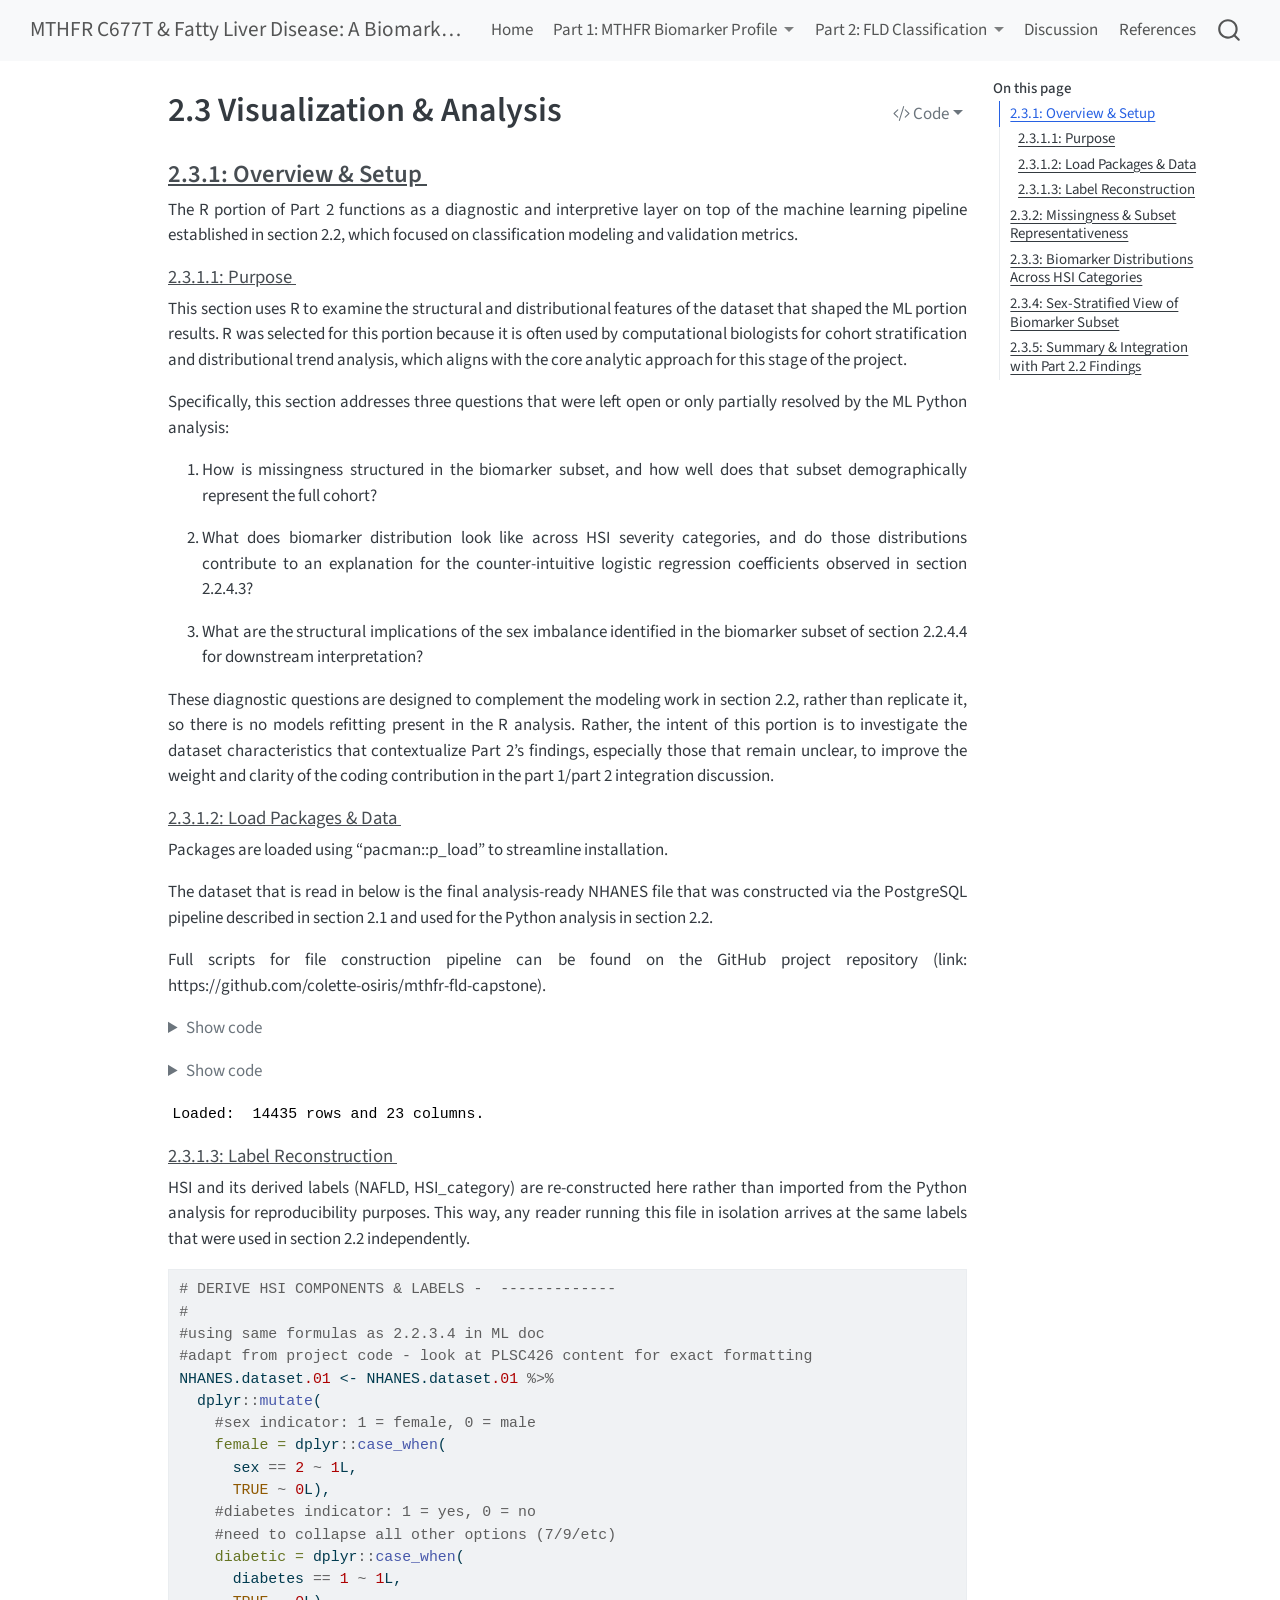
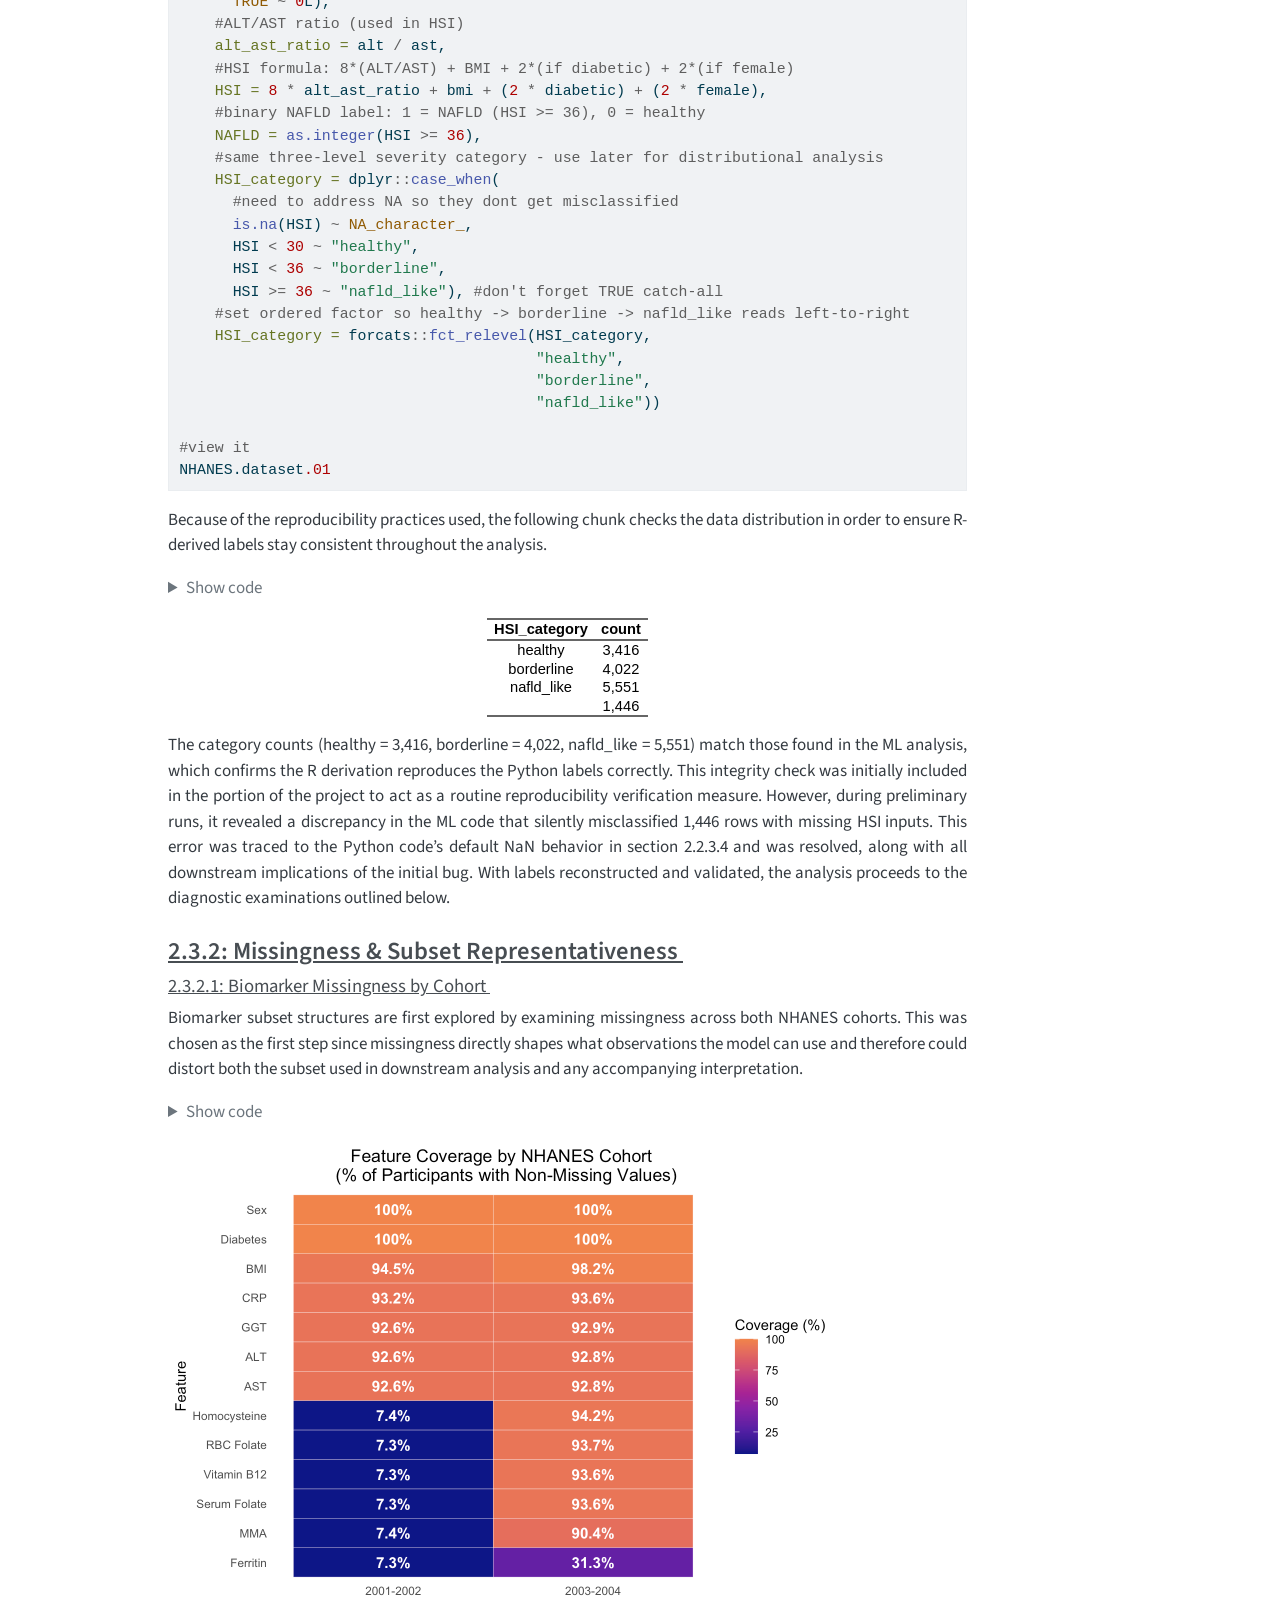
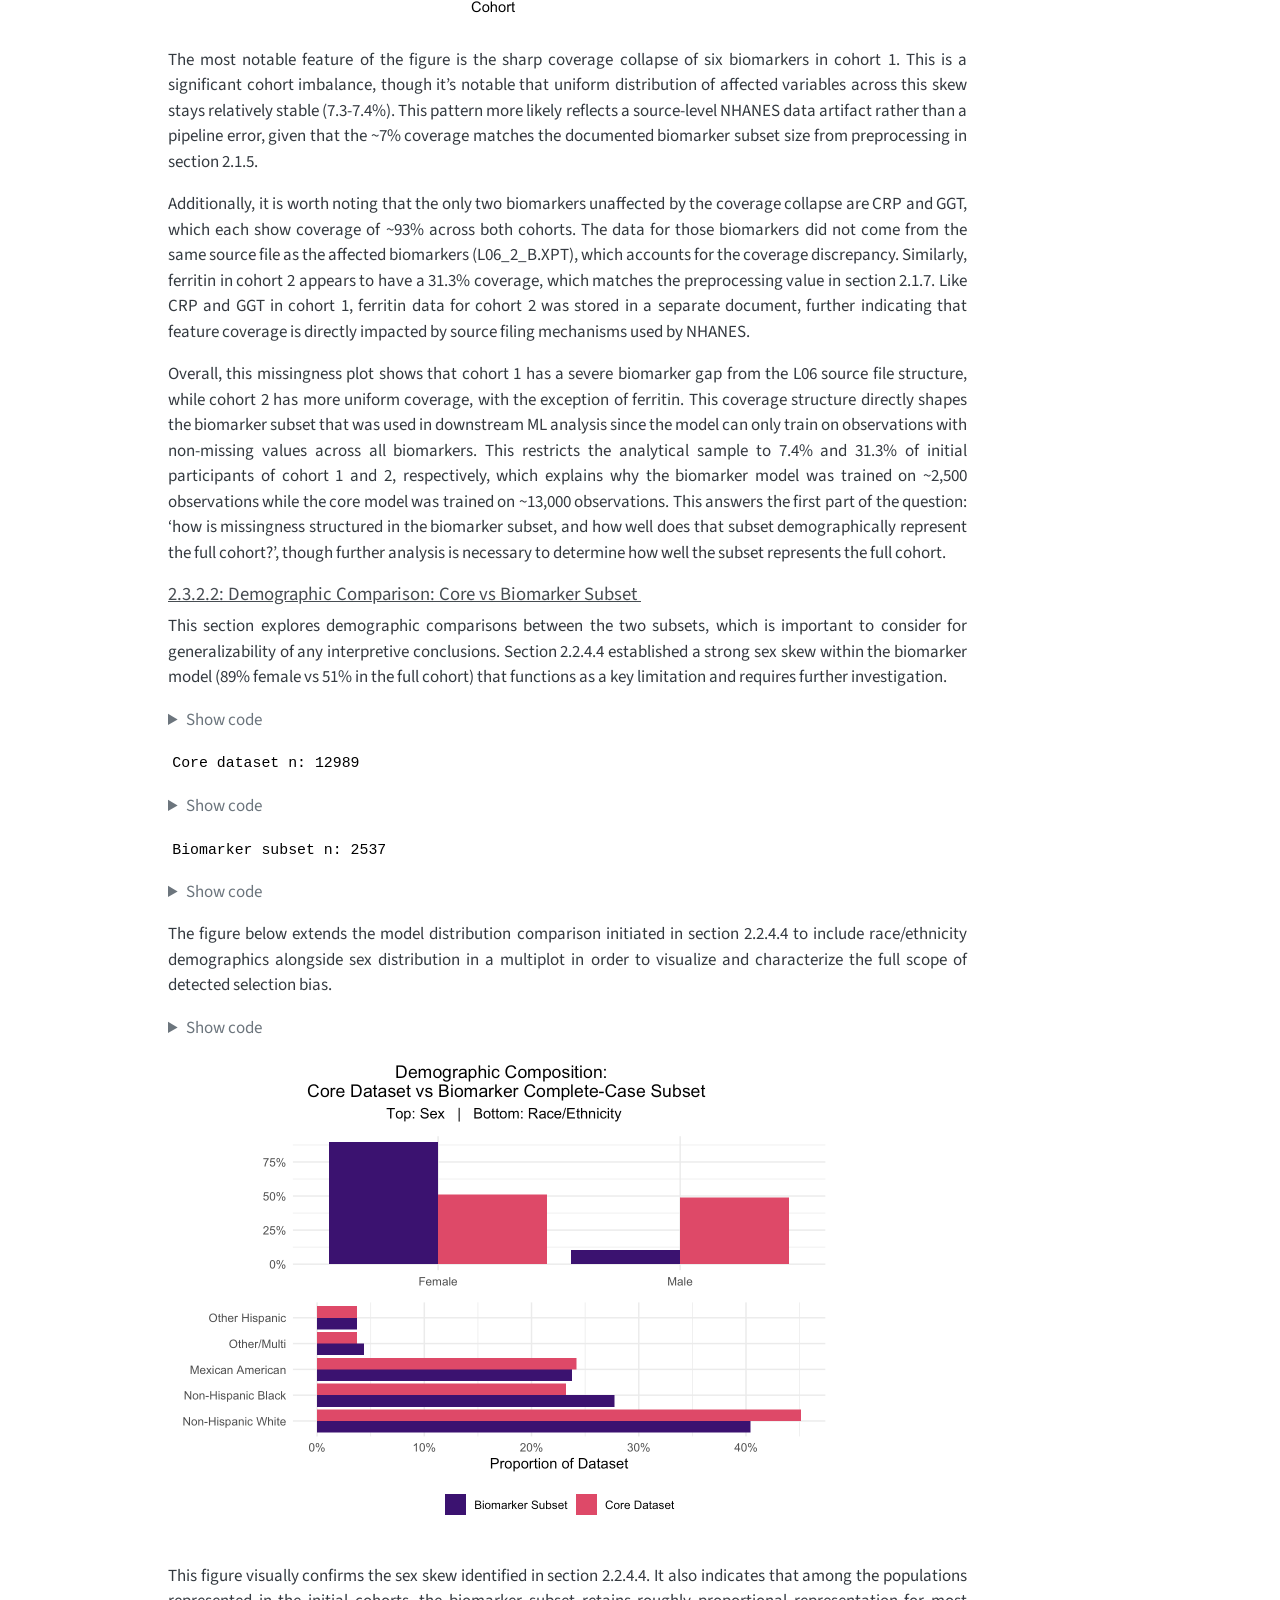
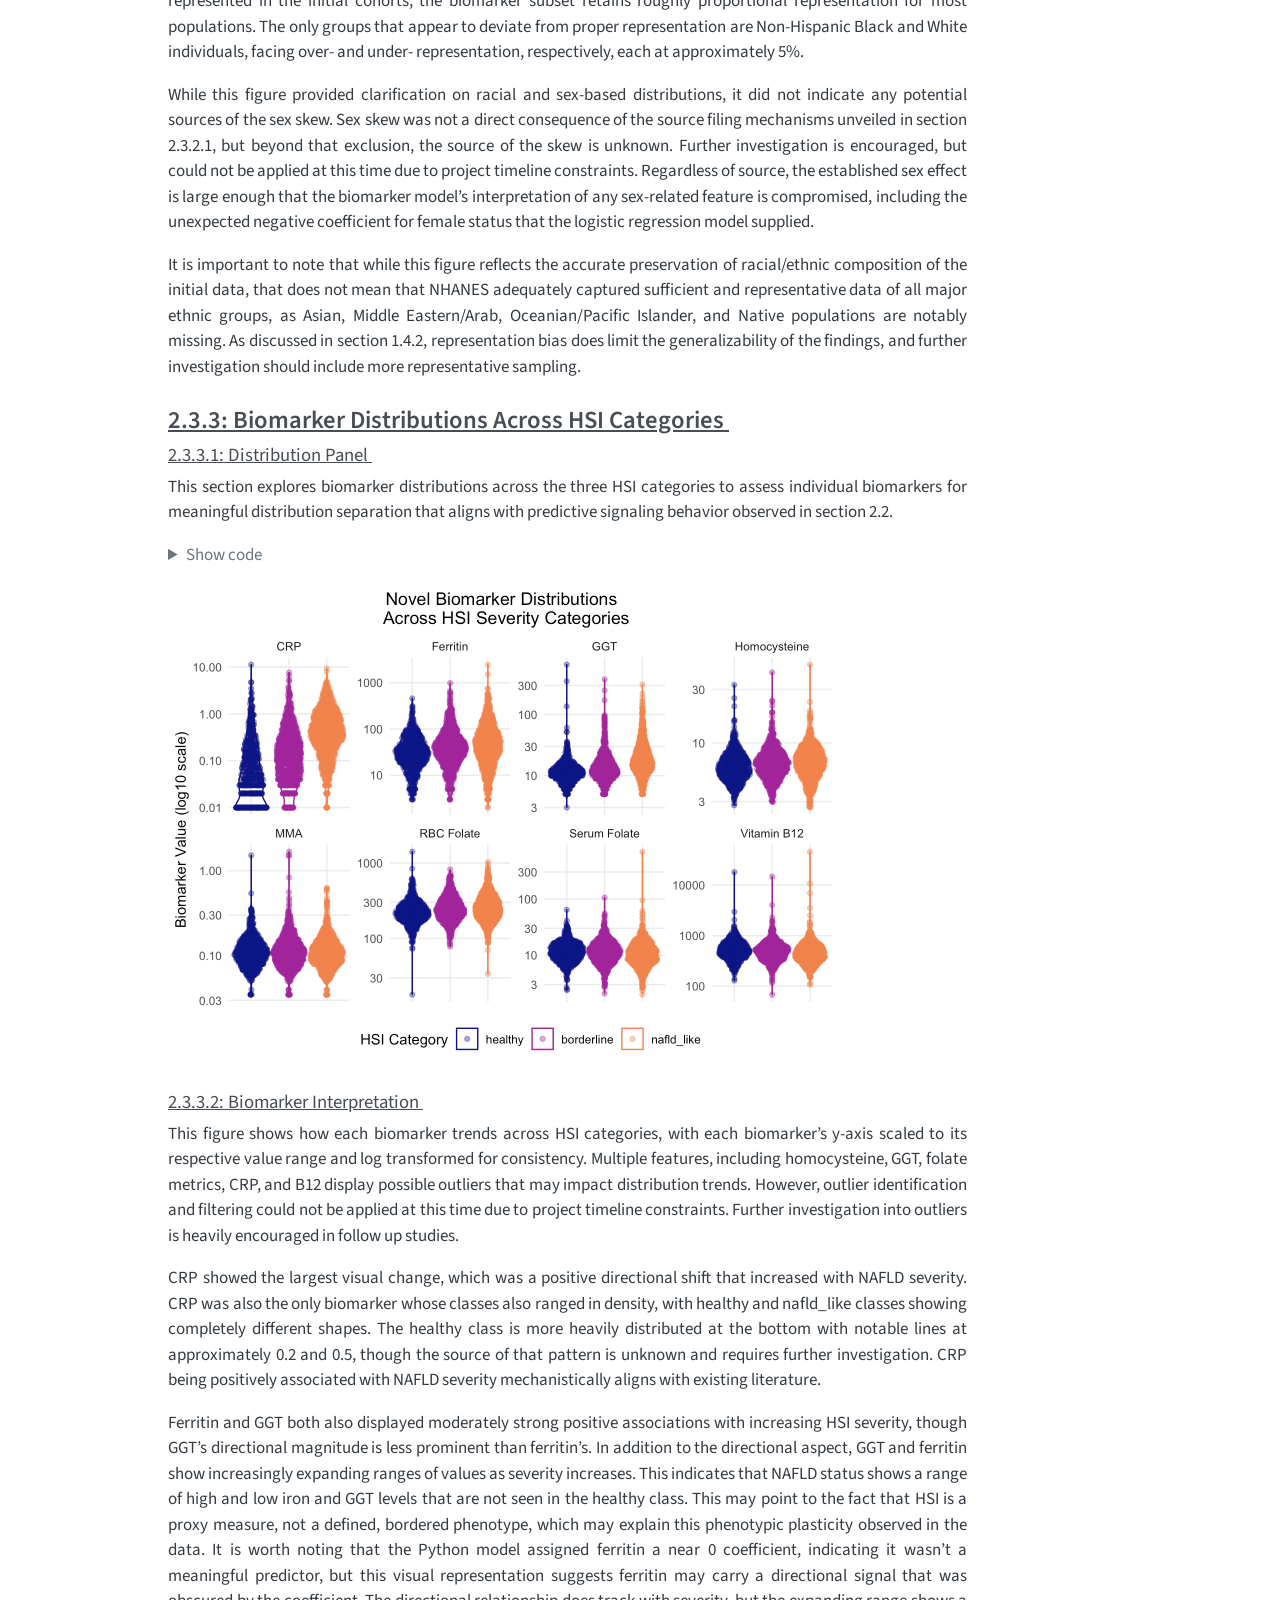
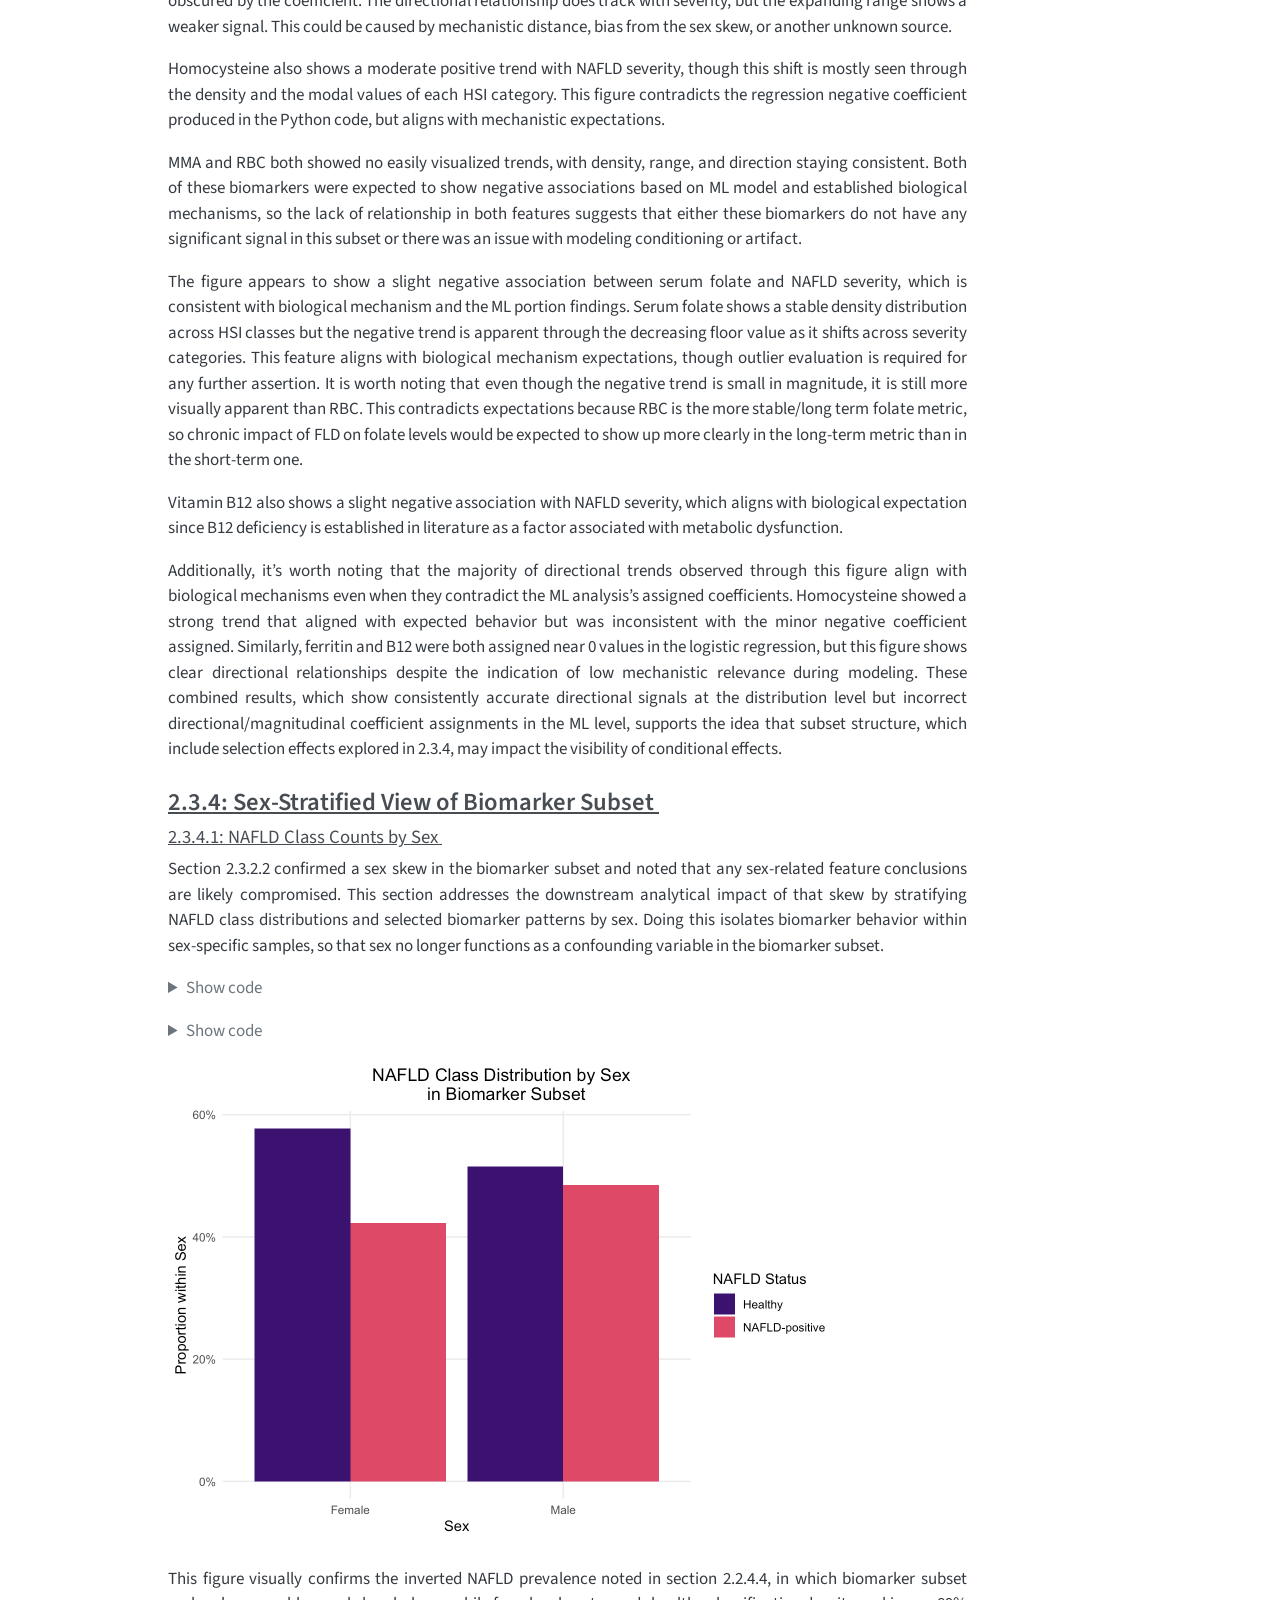
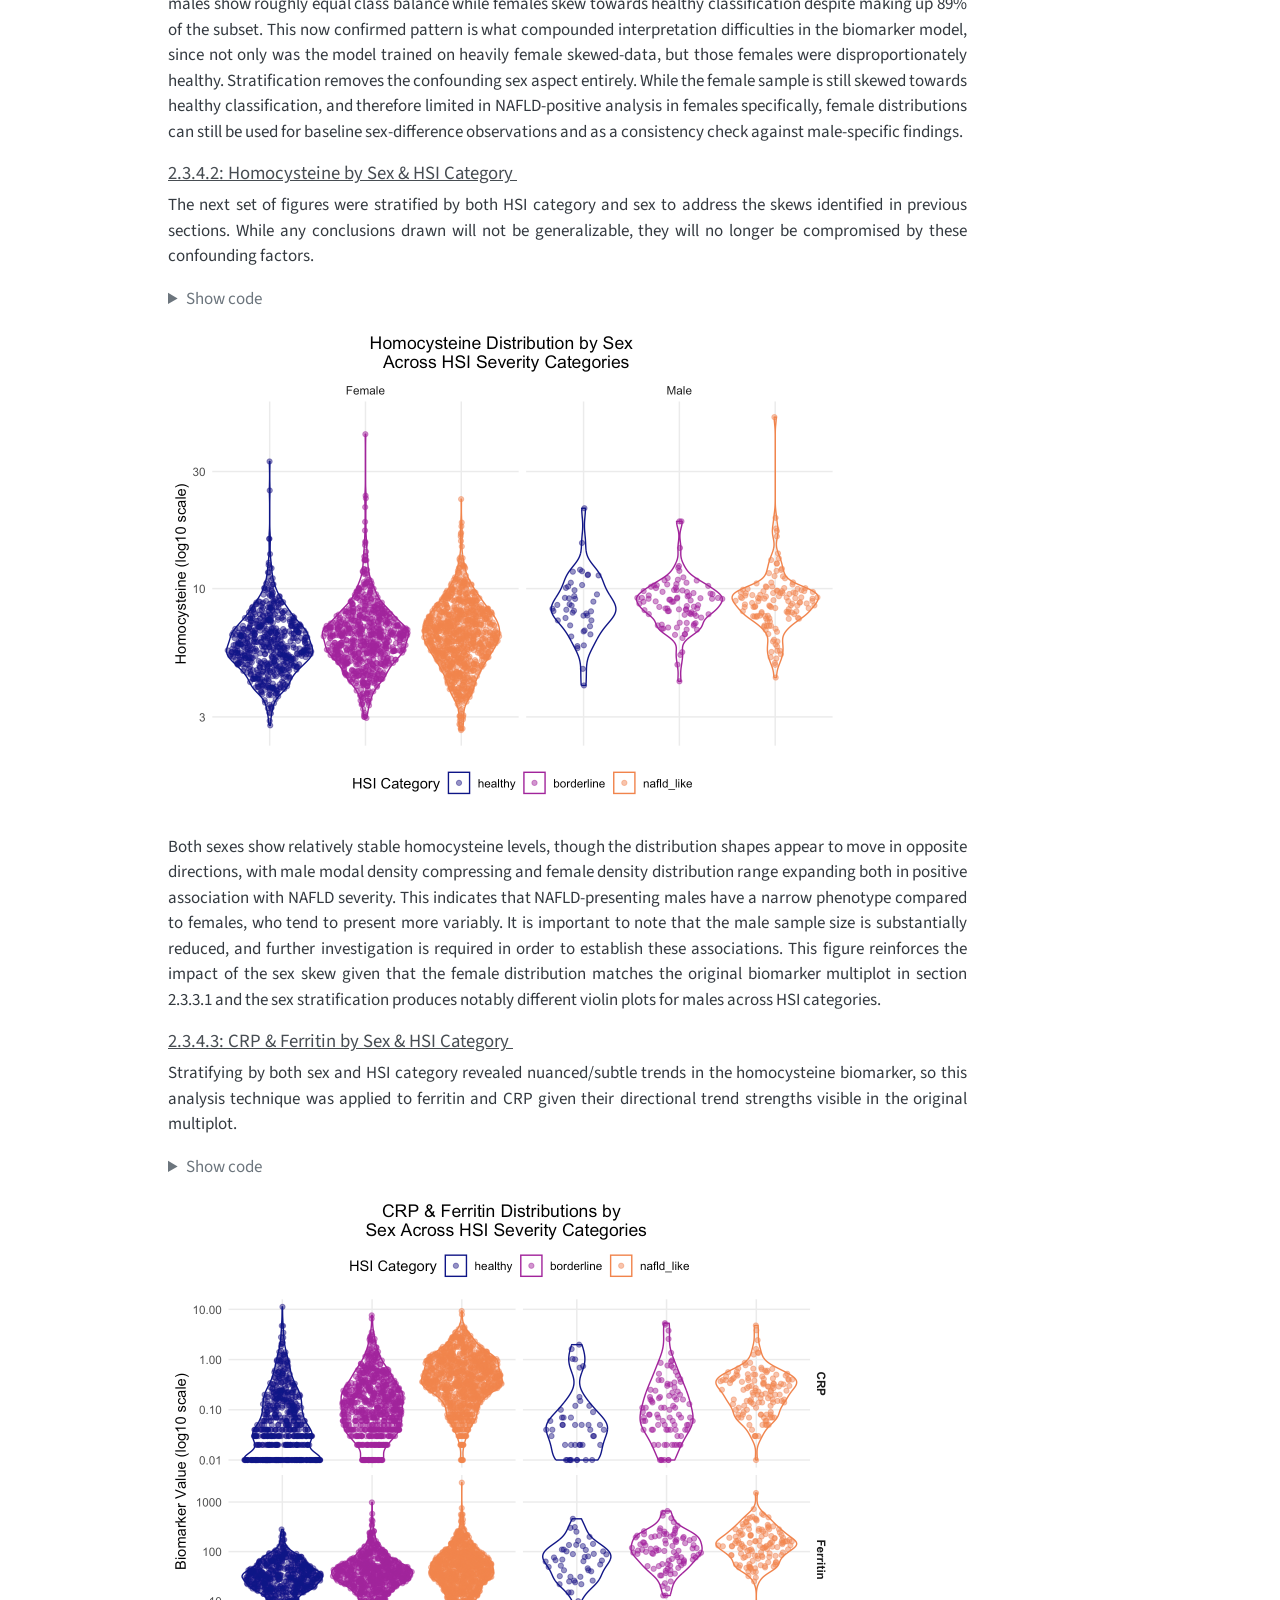
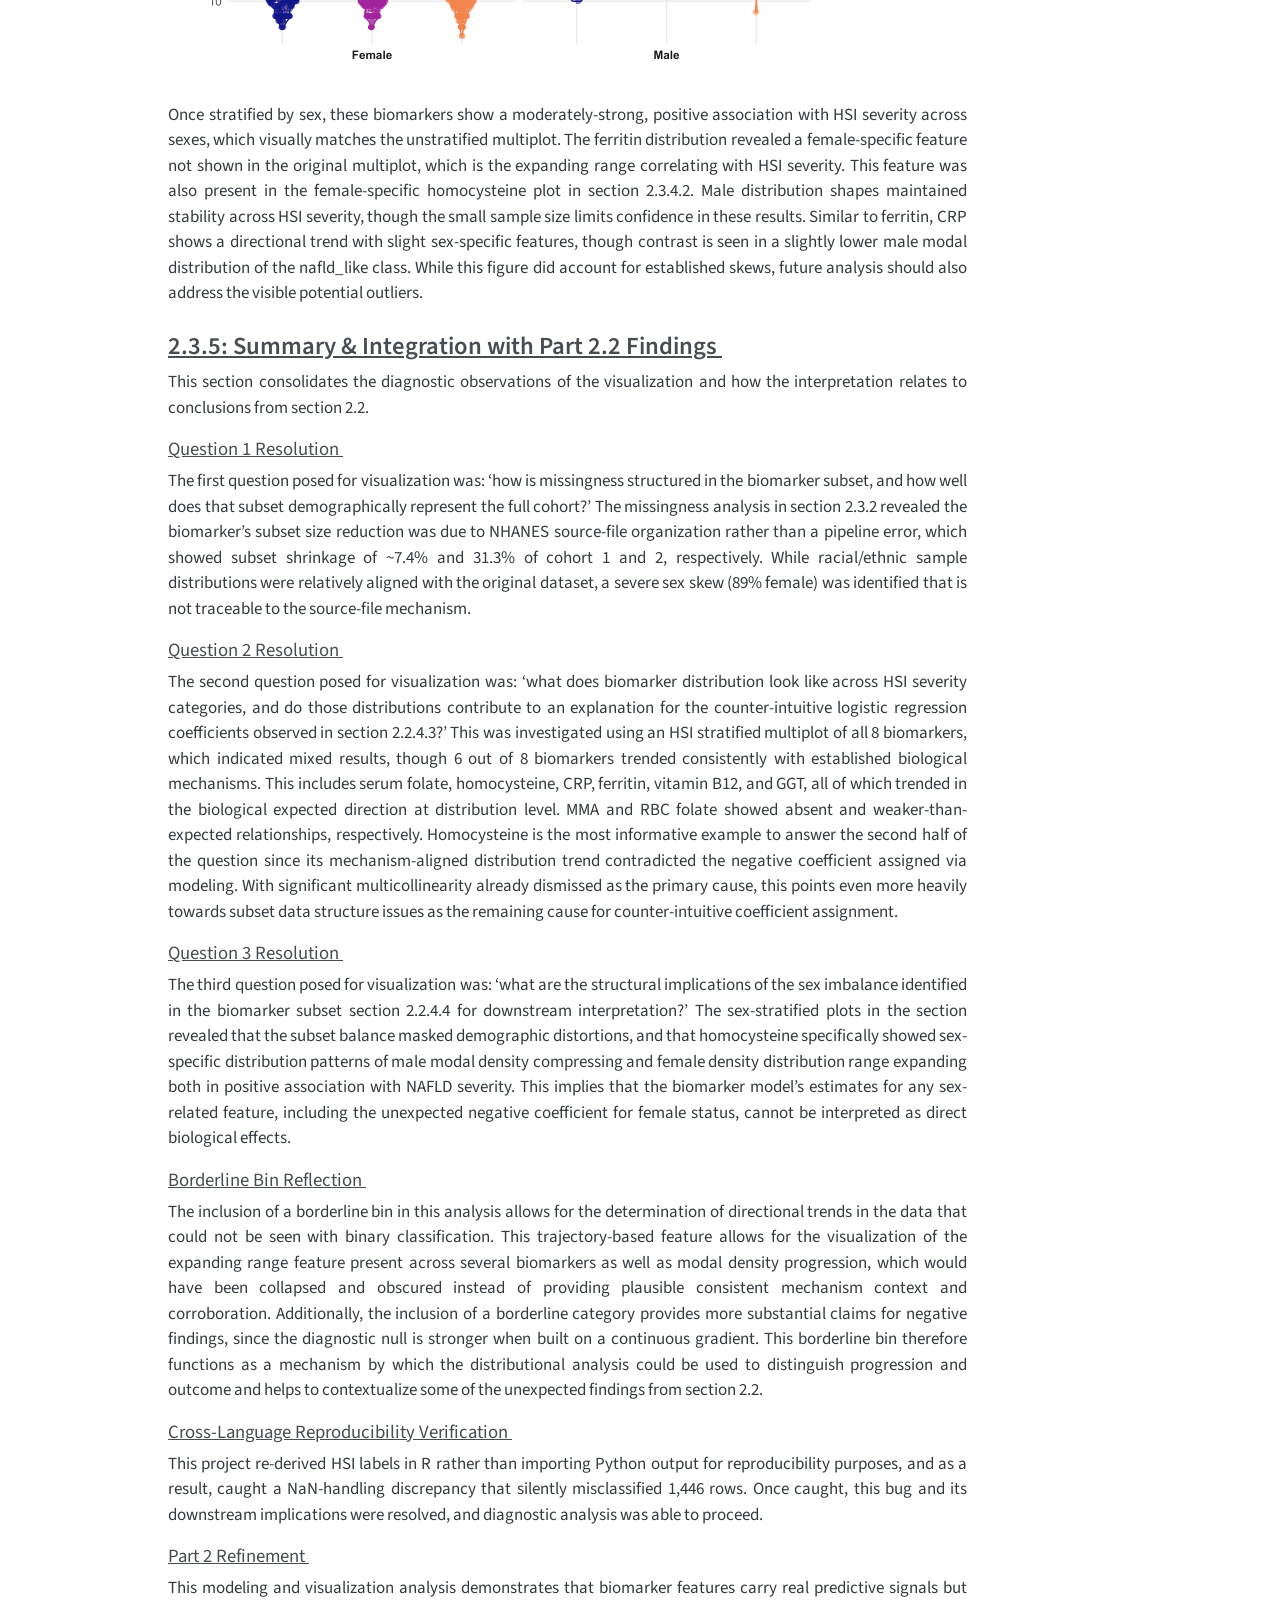
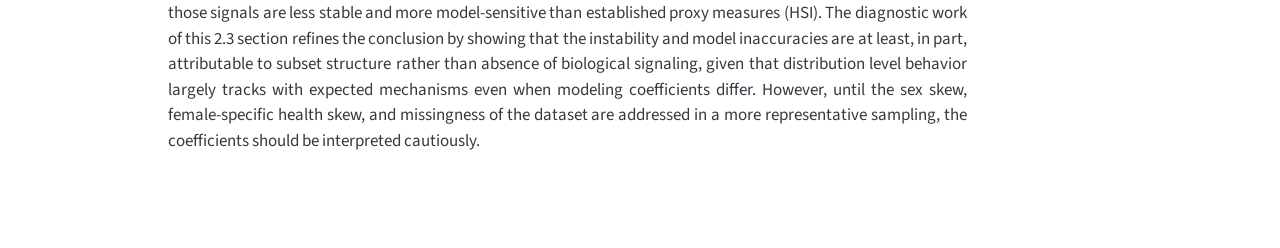
<file: docs/part2/visualization.html>
<!DOCTYPE html>
<html xmlns="http://www.w3.org/1999/xhtml" lang="en" xml:lang="en"><head>

<meta charset="utf-8">
<meta name="generator" content="quarto-1.6.42">

<meta name="viewport" content="width=device-width, initial-scale=1.0, user-scalable=yes">


<title>2.3 Visualization &amp; Analysis – MTHFR C677T &amp; Fatty Liver Disease: A Biomarker Analysis</title>
<style>
code{white-space: pre-wrap;}
span.smallcaps{font-variant: small-caps;}
div.columns{display: flex; gap: min(4vw, 1.5em);}
div.column{flex: auto; overflow-x: auto;}
div.hanging-indent{margin-left: 1.5em; text-indent: -1.5em;}
ul.task-list{list-style: none;}
ul.task-list li input[type="checkbox"] {
  width: 0.8em;
  margin: 0 0.8em 0.2em -1em; /* quarto-specific, see https://github.com/quarto-dev/quarto-cli/issues/4556 */ 
  vertical-align: middle;
}
/* CSS for syntax highlighting */
pre > code.sourceCode { white-space: pre; position: relative; }
pre > code.sourceCode > span { line-height: 1.25; }
pre > code.sourceCode > span:empty { height: 1.2em; }
.sourceCode { overflow: visible; }
code.sourceCode > span { color: inherit; text-decoration: inherit; }
div.sourceCode { margin: 1em 0; }
pre.sourceCode { margin: 0; }
@media screen {
div.sourceCode { overflow: auto; }
}
@media print {
pre > code.sourceCode { white-space: pre-wrap; }
pre > code.sourceCode > span { display: inline-block; text-indent: -5em; padding-left: 5em; }
}
pre.numberSource code
  { counter-reset: source-line 0; }
pre.numberSource code > span
  { position: relative; left: -4em; counter-increment: source-line; }
pre.numberSource code > span > a:first-child::before
  { content: counter(source-line);
    position: relative; left: -1em; text-align: right; vertical-align: baseline;
    border: none; display: inline-block;
    -webkit-touch-callout: none; -webkit-user-select: none;
    -khtml-user-select: none; -moz-user-select: none;
    -ms-user-select: none; user-select: none;
    padding: 0 4px; width: 4em;
  }
pre.numberSource { margin-left: 3em;  padding-left: 4px; }
div.sourceCode
  {   }
@media screen {
pre > code.sourceCode > span > a:first-child::before { text-decoration: underline; }
}
</style>


<script src="../site_libs/quarto-nav/quarto-nav.js"></script>
<script src="../site_libs/quarto-nav/headroom.min.js"></script>
<script src="../site_libs/clipboard/clipboard.min.js"></script>
<script src="../site_libs/quarto-search/autocomplete.umd.js"></script>
<script src="../site_libs/quarto-search/fuse.min.js"></script>
<script src="../site_libs/quarto-search/quarto-search.js"></script>
<meta name="quarto:offset" content="../">
<script src="../site_libs/quarto-html/quarto.js"></script>
<script src="../site_libs/quarto-html/popper.min.js"></script>
<script src="../site_libs/quarto-html/tippy.umd.min.js"></script>
<script src="../site_libs/quarto-html/anchor.min.js"></script>
<link href="../site_libs/quarto-html/tippy.css" rel="stylesheet">
<link href="../site_libs/quarto-html/quarto-syntax-highlighting-2f5df379a58b258e96c21c0638c20c03.css" rel="stylesheet" id="quarto-text-highlighting-styles">
<script src="../site_libs/bootstrap/bootstrap.min.js"></script>
<link href="../site_libs/bootstrap/bootstrap-icons.css" rel="stylesheet">
<link href="../site_libs/bootstrap/bootstrap-6bd9cfa162949bde0a231f530c97869d.min.css" rel="stylesheet" append-hash="true" id="quarto-bootstrap" data-mode="light">
<script id="quarto-search-options" type="application/json">{
  "location": "navbar",
  "copy-button": false,
  "collapse-after": 3,
  "panel-placement": "end",
  "type": "overlay",
  "limit": 50,
  "keyboard-shortcut": [
    "f",
    "/",
    "s"
  ],
  "show-item-context": false,
  "language": {
    "search-no-results-text": "No results",
    "search-matching-documents-text": "matching documents",
    "search-copy-link-title": "Copy link to search",
    "search-hide-matches-text": "Hide additional matches",
    "search-more-match-text": "more match in this document",
    "search-more-matches-text": "more matches in this document",
    "search-clear-button-title": "Clear",
    "search-text-placeholder": "",
    "search-detached-cancel-button-title": "Cancel",
    "search-submit-button-title": "Submit",
    "search-label": "Search"
  }
}</script>
<style>html{ scroll-behavior: smooth; }</style>
<link href="../site_libs/tabwid-1.1.3/tabwid.css" rel="stylesheet">
<script src="../site_libs/tabwid-1.1.3/tabwid.js"></script>


<link rel="stylesheet" href="../part2/styles.css">
<link rel="stylesheet" href="styles.css">
</head>

<body class="nav-fixed">

<div id="quarto-search-results"></div>
  <header id="quarto-header" class="headroom fixed-top">
    <nav class="navbar navbar-expand-lg " data-bs-theme="dark">
      <div class="navbar-container container-fluid">
      <div class="navbar-brand-container mx-auto">
    <a class="navbar-brand" href="../index.html">
    <span class="navbar-title">MTHFR C677T &amp; Fatty Liver Disease: A Biomarker Analysis</span>
    </a>
  </div>
            <div id="quarto-search" class="" title="Search"></div>
          <button class="navbar-toggler" type="button" data-bs-toggle="collapse" data-bs-target="#navbarCollapse" aria-controls="navbarCollapse" role="menu" aria-expanded="false" aria-label="Toggle navigation" onclick="if (window.quartoToggleHeadroom) { window.quartoToggleHeadroom(); }">
  <span class="navbar-toggler-icon"></span>
</button>
          <div class="collapse navbar-collapse" id="navbarCollapse">
            <ul class="navbar-nav navbar-nav-scroll me-auto">
  <li class="nav-item">
    <a class="nav-link" href="../index.html"> 
<span class="menu-text">Home</span></a>
  </li>  
  <li class="nav-item dropdown ">
    <a class="nav-link dropdown-toggle" href="#" id="nav-menu-part-1-mthfr-biomarker-profile" role="link" data-bs-toggle="dropdown" aria-expanded="false">
 <span class="menu-text">Part 1: MTHFR Biomarker Profile</span>
    </a>
    <ul class="dropdown-menu" aria-labelledby="nav-menu-part-1-mthfr-biomarker-profile">    
        <li>
    <a class="dropdown-item" href="../part1/background.html">
 <span class="dropdown-text">1.1 Introduction &amp; Background</span></a>
  </li>  
        <li>
    <a class="dropdown-item" href="../part1/methods.html">
 <span class="dropdown-text">1.2 Methods</span></a>
  </li>  
        <li>
    <a class="dropdown-item" href="../part1/biomarker-analysis.html">
 <span class="dropdown-text">1.3 Biomarker Analysis</span></a>
  </li>  
        <li>
    <a class="dropdown-item" href="../part1/conclusions_discussion.html">
 <span class="dropdown-text">1.4 Synthesis &amp; Discussion</span></a>
  </li>  
    </ul>
  </li>
  <li class="nav-item dropdown ">
    <a class="nav-link dropdown-toggle" href="#" id="nav-menu-part-2-fld-classification" role="link" data-bs-toggle="dropdown" aria-expanded="false">
 <span class="menu-text">Part 2: FLD Classification</span>
    </a>
    <ul class="dropdown-menu" aria-labelledby="nav-menu-part-2-fld-classification">    
        <li>
    <a class="dropdown-item" href="../part2/data-preprocessing.html">
 <span class="dropdown-text">2.1 Data &amp; Preprocessing</span></a>
  </li>  
        <li>
    <a class="dropdown-item" href="../part2/machine-learning.html">
 <span class="dropdown-text">2.2 Machine Learning</span></a>
  </li>  
        <li>
    <a class="dropdown-item" href="../part2/visualization.html">
 <span class="dropdown-text">2.3 Visualization &amp; Analysis</span></a>
  </li>  
    </ul>
  </li>
  <li class="nav-item">
    <a class="nav-link" href="../discussion.html"> 
<span class="menu-text">Discussion</span></a>
  </li>  
  <li class="nav-item">
    <a class="nav-link" href="../references.html"> 
<span class="menu-text">References</span></a>
  </li>  
</ul>
          </div> <!-- /navcollapse -->
            <div class="quarto-navbar-tools">
</div>
      </div> <!-- /container-fluid -->
    </nav>
</header>
<!-- content -->
<div id="quarto-content" class="quarto-container page-columns page-rows-contents page-layout-article page-navbar">
<!-- sidebar -->
<!-- margin-sidebar -->
    <div id="quarto-margin-sidebar" class="sidebar margin-sidebar">
        <nav id="TOC" role="doc-toc" class="toc-active">
    <h2 id="toc-title">On this page</h2>
   
  <ul>
  <li><a href="#overview-setup" id="toc-overview-setup" class="nav-link active" data-scroll-target="#overview-setup"><u> 2.3.1: Overview &amp; Setup </u></a>
  <ul>
  <li><a href="#purpose" id="toc-purpose" class="nav-link" data-scroll-target="#purpose"><u> 2.3.1.1: Purpose </u></a></li>
  <li><a href="#load-packages-data" id="toc-load-packages-data" class="nav-link" data-scroll-target="#load-packages-data"><u> 2.3.1.2: Load Packages &amp; Data </u></a></li>
  <li><a href="#label-reconstruction" id="toc-label-reconstruction" class="nav-link" data-scroll-target="#label-reconstruction"><u> 2.3.1.3: Label Reconstruction </u></a></li>
  </ul></li>
  <li><a href="#missingness-subset-representativeness" id="toc-missingness-subset-representativeness" class="nav-link" data-scroll-target="#missingness-subset-representativeness"><u> 2.3.2: Missingness &amp; Subset Representativeness </u></a>
  <ul>
  <li><a href="#biomarker-missingness-by-cohort" id="toc-biomarker-missingness-by-cohort" class="nav-link" data-scroll-target="#biomarker-missingness-by-cohort"><u> 2.3.2.1: Biomarker Missingness by Cohort </u></a></li>
  <li><a href="#demographic-comparison-core-vs-biomarker-subset" id="toc-demographic-comparison-core-vs-biomarker-subset" class="nav-link" data-scroll-target="#demographic-comparison-core-vs-biomarker-subset"><u> 2.3.2.2: Demographic Comparison: Core vs Biomarker Subset </u></a></li>
  </ul></li>
  <li><a href="#biomarker-distributions-across-hsi-categories" id="toc-biomarker-distributions-across-hsi-categories" class="nav-link" data-scroll-target="#biomarker-distributions-across-hsi-categories"><u> 2.3.3: Biomarker Distributions Across HSI Categories </u></a>
  <ul>
  <li><a href="#distribution-panel" id="toc-distribution-panel" class="nav-link" data-scroll-target="#distribution-panel"><u> 2.3.3.1: Distribution Panel </u></a></li>
  <li><a href="#biomarker-interpretation" id="toc-biomarker-interpretation" class="nav-link" data-scroll-target="#biomarker-interpretation"><u> 2.3.3.2: Biomarker Interpretation </u></a></li>
  </ul></li>
  <li><a href="#sex-stratified-view-of-biomarker-subset" id="toc-sex-stratified-view-of-biomarker-subset" class="nav-link" data-scroll-target="#sex-stratified-view-of-biomarker-subset"><u> 2.3.4: Sex-Stratified View of Biomarker Subset </u></a>
  <ul>
  <li><a href="#nafld-class-counts-by-sex" id="toc-nafld-class-counts-by-sex" class="nav-link" data-scroll-target="#nafld-class-counts-by-sex"><u> 2.3.4.1: NAFLD Class Counts by Sex </u></a></li>
  <li><a href="#homocysteine-by-sex-hsi-category" id="toc-homocysteine-by-sex-hsi-category" class="nav-link" data-scroll-target="#homocysteine-by-sex-hsi-category"><u> 2.3.4.2: Homocysteine by Sex &amp; HSI Category </u></a></li>
  <li><a href="#crp-ferritin-by-sex-hsi-category" id="toc-crp-ferritin-by-sex-hsi-category" class="nav-link" data-scroll-target="#crp-ferritin-by-sex-hsi-category"><u> 2.3.4.3: CRP &amp; Ferritin by Sex &amp; HSI Category </u></a></li>
  </ul></li>
  <li><a href="#summary-integration-with-part-2.2-findings" id="toc-summary-integration-with-part-2.2-findings" class="nav-link" data-scroll-target="#summary-integration-with-part-2.2-findings"><u> 2.3.5: Summary &amp; Integration with Part 2.2 Findings </u></a>
  <ul>
  <li><a href="#question-1-resolution" id="toc-question-1-resolution" class="nav-link" data-scroll-target="#question-1-resolution"><u> Question 1 Resolution </u></a></li>
  <li><a href="#question-2-resolution" id="toc-question-2-resolution" class="nav-link" data-scroll-target="#question-2-resolution"><u> Question 2 Resolution </u></a></li>
  <li><a href="#question-3-resolution" id="toc-question-3-resolution" class="nav-link" data-scroll-target="#question-3-resolution"><u> Question 3 Resolution </u></a></li>
  <li><a href="#borderline-bin-reflection" id="toc-borderline-bin-reflection" class="nav-link" data-scroll-target="#borderline-bin-reflection"><u> Borderline Bin Reflection </u></a></li>
  <li><a href="#cross-language-reproducibility-verification" id="toc-cross-language-reproducibility-verification" class="nav-link" data-scroll-target="#cross-language-reproducibility-verification"><u> Cross-Language Reproducibility Verification </u></a></li>
  <li><a href="#part-2-refinement" id="toc-part-2-refinement" class="nav-link" data-scroll-target="#part-2-refinement"><u> Part 2 Refinement </u></a></li>
  </ul></li>
  </ul>
</nav>
    </div>
<!-- main -->
<main class="content" id="quarto-document-content">

<header id="title-block-header" class="quarto-title-block default">
<div class="quarto-title">
<div class="quarto-title-block"><div><h1 class="title">2.3 Visualization &amp; Analysis</h1><button type="button" class="btn code-tools-button dropdown-toggle" id="quarto-code-tools-menu" data-bs-toggle="dropdown" aria-expanded="false"><i class="bi"></i> Code</button><ul class="dropdown-menu dropdown-menu-end" aria-labelelledby="quarto-code-tools-menu"><li><a id="quarto-show-all-code" class="dropdown-item" href="javascript:void(0)" role="button">Show All Code</a></li><li><a id="quarto-hide-all-code" class="dropdown-item" href="javascript:void(0)" role="button">Hide All Code</a></li><li><hr class="dropdown-divider"></li><li><a id="quarto-view-source" class="dropdown-item" href="javascript:void(0)" role="button">View Source</a></li></ul></div></div>
</div>



<div class="quarto-title-meta">

    
  
    
  </div>
  


</header>


<section id="overview-setup" class="level3">
<h3 class="anchored" data-anchor-id="overview-setup"><u> 2.3.1: Overview &amp; Setup </u></h3>
<p>The R portion of Part 2 functions as a diagnostic and interpretive layer on top of the machine learning pipeline established in section 2.2, which focused on classification modeling and validation metrics.</p>
<section id="purpose" class="level5">
<h5 class="anchored" data-anchor-id="purpose"><u> 2.3.1.1: Purpose </u></h5>
<p>This section uses R to examine the structural and distributional features of the dataset that shaped the ML portion results. R was selected for this portion because it is often used by computational biologists for cohort stratification and distributional trend analysis, which aligns with the core analytic approach for this stage of the project.</p>
<p>Specifically, this section addresses three questions that were left open or only partially resolved by the ML Python analysis:</p>
<ol type="1">
<li><p>How is missingness structured in the biomarker subset, and how well does that subset demographically represent the full cohort?</p></li>
<li><p>What does biomarker distribution look like across HSI severity categories, and do those distributions contribute to an explanation for the counter-intuitive logistic regression coefficients observed in section 2.2.4.3?</p></li>
<li><p>What are the structural implications of the sex imbalance identified in the biomarker subset of section 2.2.4.4 for downstream interpretation?</p></li>
</ol>
<p>These diagnostic questions are designed to complement the modeling work in section 2.2, rather than replicate it, so there is no models refitting present in the R analysis. Rather, the intent of this portion is to investigate the dataset characteristics that contextualize Part 2’s findings, especially those that remain unclear, to improve the weight and clarity of the coding contribution in the part 1/part 2 integration discussion.</p>
</section>
<section id="load-packages-data" class="level5">
<h5 class="anchored" data-anchor-id="load-packages-data"><u> 2.3.1.2: Load Packages &amp; Data </u></h5>
<p>Packages are loaded using “pacman::p_load” to streamline installation.</p>
<p>The dataset that is read in below is the final analysis-ready NHANES file that was constructed via the PostgreSQL pipeline described in section 2.1 and used for the Python analysis in section 2.2.</p>
<p>Full scripts for file construction pipeline can be found on the GitHub project repository (link: https://github.com/colette-osiris/mthfr-fld-capstone).</p>
<div class="cell">
<details class="code-fold">
<summary>Show code</summary>
<div class="sourceCode cell-code" id="cb1"><pre class="sourceCode r code-with-copy"><code class="sourceCode r"><span id="cb1-1"><a href="#cb1-1" aria-hidden="true" tabindex="-1"></a><span class="do">##| output: false</span></span>
<span id="cb1-2"><a href="#cb1-2" aria-hidden="true" tabindex="-1"></a></span>
<span id="cb1-3"><a href="#cb1-3" aria-hidden="true" tabindex="-1"></a></span>
<span id="cb1-4"><a href="#cb1-4" aria-hidden="true" tabindex="-1"></a><span class="co"># LOAD PACKAGES -  -------------</span></span>
<span id="cb1-5"><a href="#cb1-5" aria-hidden="true" tabindex="-1"></a><span class="cf">if</span> (<span class="sc">!</span><span class="fu">require</span>(pacman)) <span class="fu">install.packages</span>(<span class="st">"pacman"</span>)</span>
<span id="cb1-6"><a href="#cb1-6" aria-hidden="true" tabindex="-1"></a>pacman<span class="sc">::</span><span class="fu">p_load</span>(tidyverse,</span>
<span id="cb1-7"><a href="#cb1-7" aria-hidden="true" tabindex="-1"></a>               stringr,</span>
<span id="cb1-8"><a href="#cb1-8" aria-hidden="true" tabindex="-1"></a>               ggridges, <span class="co">#potential use for future data analysis </span></span>
<span id="cb1-9"><a href="#cb1-9" aria-hidden="true" tabindex="-1"></a>               janitor, <span class="co">#new feature </span></span>
<span id="cb1-10"><a href="#cb1-10" aria-hidden="true" tabindex="-1"></a>               viridis, </span>
<span id="cb1-11"><a href="#cb1-11" aria-hidden="true" tabindex="-1"></a>               patchwork, </span>
<span id="cb1-12"><a href="#cb1-12" aria-hidden="true" tabindex="-1"></a>               scales, </span>
<span id="cb1-13"><a href="#cb1-13" aria-hidden="true" tabindex="-1"></a>               here, </span>
<span id="cb1-14"><a href="#cb1-14" aria-hidden="true" tabindex="-1"></a>               grid, </span>
<span id="cb1-15"><a href="#cb1-15" aria-hidden="true" tabindex="-1"></a>               flextable, </span>
<span id="cb1-16"><a href="#cb1-16" aria-hidden="true" tabindex="-1"></a>               <span class="at">update =</span> <span class="cn">FALSE</span>)</span></code><button title="Copy to Clipboard" class="code-copy-button"><i class="bi"></i></button></pre></div>
</details>
</div>
<div class="cell">
<details class="code-fold">
<summary>Show code</summary>
<div class="sourceCode cell-code" id="cb2"><pre class="sourceCode r code-with-copy"><code class="sourceCode r"><span id="cb2-1"><a href="#cb2-1" aria-hidden="true" tabindex="-1"></a><span class="do">##| output: false</span></span>
<span id="cb2-2"><a href="#cb2-2" aria-hidden="true" tabindex="-1"></a></span>
<span id="cb2-3"><a href="#cb2-3" aria-hidden="true" tabindex="-1"></a><span class="co"># read in final analysis-ready NHANES file from PostgreSQL pipeline (sect. 2.1)</span></span>
<span id="cb2-4"><a href="#cb2-4" aria-hidden="true" tabindex="-1"></a>NHANES.dataset<span class="fl">.01</span> <span class="ot">&lt;-</span> readr<span class="sc">::</span><span class="fu">read_csv</span>(here<span class="sc">::</span><span class="fu">here</span>(<span class="st">"data"</span>,</span>
<span id="cb2-5"><a href="#cb2-5" aria-hidden="true" tabindex="-1"></a>                                        <span class="st">"clean_data"</span>,</span>
<span id="cb2-6"><a href="#cb2-6" aria-hidden="true" tabindex="-1"></a>                                        <span class="st">"nhanes_final.csv"</span>),</span>
<span id="cb2-7"><a href="#cb2-7" aria-hidden="true" tabindex="-1"></a>                                        <span class="at">name_repair =</span> <span class="st">"universal"</span>)</span>
<span id="cb2-8"><a href="#cb2-8" aria-hidden="true" tabindex="-1"></a></span>
<span id="cb2-9"><a href="#cb2-9" aria-hidden="true" tabindex="-1"></a><span class="do">##explore data </span></span>
<span id="cb2-10"><a href="#cb2-10" aria-hidden="true" tabindex="-1"></a><span class="co">#glimpse(NHANES.dataset.01)</span></span>
<span id="cb2-11"><a href="#cb2-11" aria-hidden="true" tabindex="-1"></a><span class="co">#names(NHANES.dataset.01)</span></span>
<span id="cb2-12"><a href="#cb2-12" aria-hidden="true" tabindex="-1"></a><span class="fu">cat</span>(<span class="st">"Loaded: "</span>, <span class="fu">nrow</span>(NHANES.dataset<span class="fl">.01</span>), <span class="st">"rows and"</span>, <span class="fu">ncol</span>(NHANES.dataset<span class="fl">.01</span>), <span class="st">"columns."</span>)</span></code><button title="Copy to Clipboard" class="code-copy-button"><i class="bi"></i></button></pre></div>
</details>
<div class="cell-output cell-output-stdout">
<pre><code>Loaded:  14435 rows and 23 columns.</code></pre>
</div>
</div>
</section>
<section id="label-reconstruction" class="level5">
<h5 class="anchored" data-anchor-id="label-reconstruction"><u> 2.3.1.3: Label Reconstruction </u></h5>
<p>HSI and its derived labels (NAFLD, HSI_category) are re-constructed here rather than imported from the Python analysis for reproducibility purposes. This way, any reader running this file in isolation arrives at the same labels that were used in section 2.2 independently.</p>
<div class="cell">
<div class="sourceCode cell-code" id="cb4"><pre class="sourceCode r code-with-copy"><code class="sourceCode r"><span id="cb4-1"><a href="#cb4-1" aria-hidden="true" tabindex="-1"></a><span class="co"># DERIVE HSI COMPONENTS &amp; LABELS -  -------------</span></span>
<span id="cb4-2"><a href="#cb4-2" aria-hidden="true" tabindex="-1"></a><span class="co">#</span></span>
<span id="cb4-3"><a href="#cb4-3" aria-hidden="true" tabindex="-1"></a><span class="co">#using same formulas as 2.2.3.4 in ML doc</span></span>
<span id="cb4-4"><a href="#cb4-4" aria-hidden="true" tabindex="-1"></a><span class="co">#adapt from project code - look at PLSC426 content for exact formatting </span></span>
<span id="cb4-5"><a href="#cb4-5" aria-hidden="true" tabindex="-1"></a>NHANES.dataset<span class="fl">.01</span> <span class="ot">&lt;-</span> NHANES.dataset<span class="fl">.01</span> <span class="sc">%&gt;%</span></span>
<span id="cb4-6"><a href="#cb4-6" aria-hidden="true" tabindex="-1"></a>  dplyr<span class="sc">::</span><span class="fu">mutate</span>(</span>
<span id="cb4-7"><a href="#cb4-7" aria-hidden="true" tabindex="-1"></a>    <span class="co">#sex indicator: 1 = female, 0 = male</span></span>
<span id="cb4-8"><a href="#cb4-8" aria-hidden="true" tabindex="-1"></a>    <span class="at">female =</span> dplyr<span class="sc">::</span><span class="fu">case_when</span>(</span>
<span id="cb4-9"><a href="#cb4-9" aria-hidden="true" tabindex="-1"></a>      sex <span class="sc">==</span> <span class="dv">2</span> <span class="sc">~</span> <span class="dv">1</span>L, </span>
<span id="cb4-10"><a href="#cb4-10" aria-hidden="true" tabindex="-1"></a>      <span class="cn">TRUE</span> <span class="sc">~</span> <span class="dv">0</span>L),</span>
<span id="cb4-11"><a href="#cb4-11" aria-hidden="true" tabindex="-1"></a>    <span class="co">#diabetes indicator: 1 = yes, 0 = no</span></span>
<span id="cb4-12"><a href="#cb4-12" aria-hidden="true" tabindex="-1"></a>    <span class="co">#need to collapse all other options (7/9/etc)</span></span>
<span id="cb4-13"><a href="#cb4-13" aria-hidden="true" tabindex="-1"></a>    <span class="at">diabetic =</span> dplyr<span class="sc">::</span><span class="fu">case_when</span>(</span>
<span id="cb4-14"><a href="#cb4-14" aria-hidden="true" tabindex="-1"></a>      diabetes <span class="sc">==</span> <span class="dv">1</span> <span class="sc">~</span> <span class="dv">1</span>L, </span>
<span id="cb4-15"><a href="#cb4-15" aria-hidden="true" tabindex="-1"></a>      <span class="cn">TRUE</span> <span class="sc">~</span> <span class="dv">0</span>L),</span>
<span id="cb4-16"><a href="#cb4-16" aria-hidden="true" tabindex="-1"></a>    <span class="co">#ALT/AST ratio (used in HSI)</span></span>
<span id="cb4-17"><a href="#cb4-17" aria-hidden="true" tabindex="-1"></a>    <span class="at">alt_ast_ratio =</span> alt <span class="sc">/</span> ast,</span>
<span id="cb4-18"><a href="#cb4-18" aria-hidden="true" tabindex="-1"></a>    <span class="co">#HSI formula: 8*(ALT/AST) + BMI + 2*(if diabetic) + 2*(if female)</span></span>
<span id="cb4-19"><a href="#cb4-19" aria-hidden="true" tabindex="-1"></a>    <span class="at">HSI =</span> <span class="dv">8</span> <span class="sc">*</span> alt_ast_ratio <span class="sc">+</span> bmi <span class="sc">+</span> (<span class="dv">2</span> <span class="sc">*</span> diabetic) <span class="sc">+</span> (<span class="dv">2</span> <span class="sc">*</span> female),</span>
<span id="cb4-20"><a href="#cb4-20" aria-hidden="true" tabindex="-1"></a>    <span class="co">#binary NAFLD label: 1 = NAFLD (HSI &gt;= 36), 0 = healthy</span></span>
<span id="cb4-21"><a href="#cb4-21" aria-hidden="true" tabindex="-1"></a>    <span class="at">NAFLD =</span> <span class="fu">as.integer</span>(HSI <span class="sc">&gt;=</span> <span class="dv">36</span>),</span>
<span id="cb4-22"><a href="#cb4-22" aria-hidden="true" tabindex="-1"></a>    <span class="co">#same three-level severity category - use later for distributional analysis</span></span>
<span id="cb4-23"><a href="#cb4-23" aria-hidden="true" tabindex="-1"></a>    <span class="at">HSI_category =</span> dplyr<span class="sc">::</span><span class="fu">case_when</span>(</span>
<span id="cb4-24"><a href="#cb4-24" aria-hidden="true" tabindex="-1"></a>      <span class="co">#need to address NA so they dont get misclassified </span></span>
<span id="cb4-25"><a href="#cb4-25" aria-hidden="true" tabindex="-1"></a>      <span class="fu">is.na</span>(HSI) <span class="sc">~</span> <span class="cn">NA_character_</span>,</span>
<span id="cb4-26"><a href="#cb4-26" aria-hidden="true" tabindex="-1"></a>      HSI <span class="sc">&lt;</span> <span class="dv">30</span> <span class="sc">~</span> <span class="st">"healthy"</span>,</span>
<span id="cb4-27"><a href="#cb4-27" aria-hidden="true" tabindex="-1"></a>      HSI <span class="sc">&lt;</span> <span class="dv">36</span> <span class="sc">~</span> <span class="st">"borderline"</span>,</span>
<span id="cb4-28"><a href="#cb4-28" aria-hidden="true" tabindex="-1"></a>      HSI <span class="sc">&gt;=</span> <span class="dv">36</span> <span class="sc">~</span> <span class="st">"nafld_like"</span>), <span class="co">#don't forget TRUE catch-all</span></span>
<span id="cb4-29"><a href="#cb4-29" aria-hidden="true" tabindex="-1"></a>    <span class="co">#set ordered factor so healthy -&gt; borderline -&gt; nafld_like reads left-to-right</span></span>
<span id="cb4-30"><a href="#cb4-30" aria-hidden="true" tabindex="-1"></a>    <span class="at">HSI_category =</span> forcats<span class="sc">::</span><span class="fu">fct_relevel</span>(HSI_category,</span>
<span id="cb4-31"><a href="#cb4-31" aria-hidden="true" tabindex="-1"></a>                                        <span class="st">"healthy"</span>, </span>
<span id="cb4-32"><a href="#cb4-32" aria-hidden="true" tabindex="-1"></a>                                        <span class="st">"borderline"</span>, </span>
<span id="cb4-33"><a href="#cb4-33" aria-hidden="true" tabindex="-1"></a>                                        <span class="st">"nafld_like"</span>))</span>
<span id="cb4-34"><a href="#cb4-34" aria-hidden="true" tabindex="-1"></a></span>
<span id="cb4-35"><a href="#cb4-35" aria-hidden="true" tabindex="-1"></a><span class="co">#view it </span></span>
<span id="cb4-36"><a href="#cb4-36" aria-hidden="true" tabindex="-1"></a>NHANES.dataset<span class="fl">.01</span></span></code><button title="Copy to Clipboard" class="code-copy-button"><i class="bi"></i></button></pre></div>
</div>
<p>Because of the reproducibility practices used, the following chunk checks the data distribution in order to ensure R-derived labels stay consistent throughout the analysis.</p>
<div class="cell">
<details class="code-fold">
<summary>Show code</summary>
<div class="sourceCode cell-code" id="cb5"><pre class="sourceCode r code-with-copy"><code class="sourceCode r"><span id="cb5-1"><a href="#cb5-1" aria-hidden="true" tabindex="-1"></a><span class="co">#confirm category counts match Python-derived labels from §2</span></span>
<span id="cb5-2"><a href="#cb5-2" aria-hidden="true" tabindex="-1"></a>hsi_category_flextable <span class="ot">&lt;-</span> NHANES.dataset<span class="fl">.01</span> <span class="sc">%&gt;%</span></span>
<span id="cb5-3"><a href="#cb5-3" aria-hidden="true" tabindex="-1"></a>  dplyr<span class="sc">::</span><span class="fu">count</span>(HSI_category, </span>
<span id="cb5-4"><a href="#cb5-4" aria-hidden="true" tabindex="-1"></a>               <span class="at">name =</span> <span class="st">"count"</span>) <span class="sc">%&gt;%</span></span>
<span id="cb5-5"><a href="#cb5-5" aria-hidden="true" tabindex="-1"></a>  <span class="co">#use flextable formatting from class </span></span>
<span id="cb5-6"><a href="#cb5-6" aria-hidden="true" tabindex="-1"></a>  flextable<span class="sc">::</span><span class="fu">flextable</span>() <span class="sc">%&gt;%</span></span>
<span id="cb5-7"><a href="#cb5-7" aria-hidden="true" tabindex="-1"></a>  flextable<span class="sc">::</span><span class="fu">theme_booktabs</span>(<span class="at">bold_header =</span> <span class="cn">TRUE</span>) <span class="sc">%&gt;%</span></span>
<span id="cb5-8"><a href="#cb5-8" aria-hidden="true" tabindex="-1"></a>  flextable<span class="sc">::</span><span class="fu">align</span>(<span class="at">align =</span> <span class="st">"center"</span>, <span class="at">part =</span> <span class="st">"all"</span>) <span class="sc">%&gt;%</span></span>
<span id="cb5-9"><a href="#cb5-9" aria-hidden="true" tabindex="-1"></a>  flextable<span class="sc">::</span><span class="fu">valign</span>(<span class="at">valign =</span> <span class="st">"bottom"</span>, <span class="at">part =</span> <span class="st">"header"</span>) <span class="sc">%&gt;%</span> </span>
<span id="cb5-10"><a href="#cb5-10" aria-hidden="true" tabindex="-1"></a>  flextable<span class="sc">::</span><span class="fu">padding</span>(<span class="at">padding =</span> <span class="dv">1</span>, <span class="at">part =</span> <span class="st">"all"</span>) <span class="sc">%&gt;%</span> </span>
<span id="cb5-11"><a href="#cb5-11" aria-hidden="true" tabindex="-1"></a>  flextable<span class="sc">::</span><span class="fu">autofit</span>()</span>
<span id="cb5-12"><a href="#cb5-12" aria-hidden="true" tabindex="-1"></a></span>
<span id="cb5-13"><a href="#cb5-13" aria-hidden="true" tabindex="-1"></a></span>
<span id="cb5-14"><a href="#cb5-14" aria-hidden="true" tabindex="-1"></a><span class="co">#view it </span></span>
<span id="cb5-15"><a href="#cb5-15" aria-hidden="true" tabindex="-1"></a>hsi_category_flextable</span></code><button title="Copy to Clipboard" class="code-copy-button"><i class="bi"></i></button></pre></div>
</details>
<div class="cell-output-display">
<div class="tabwid"><style>.cl-b8623184{}.cl-b8602768{font-family:'Helvetica';font-size:11pt;font-weight:bold;font-style:normal;text-decoration:none;color:rgba(0, 0, 0, 1.00);background-color:transparent;}.cl-b8602772{font-family:'Helvetica';font-size:11pt;font-weight:normal;font-style:normal;text-decoration:none;color:rgba(0, 0, 0, 1.00);background-color:transparent;}.cl-b860ef86{margin:0;text-align:center;border-bottom: 0 solid rgba(0, 0, 0, 1.00);border-top: 0 solid rgba(0, 0, 0, 1.00);border-left: 0 solid rgba(0, 0, 0, 1.00);border-right: 0 solid rgba(0, 0, 0, 1.00);padding-bottom:1pt;padding-top:1pt;padding-left:1pt;padding-right:1pt;line-height: 1;background-color:transparent;}.cl-b860ef87{margin:0;text-align:center;border-bottom: 0 solid rgba(0, 0, 0, 1.00);border-top: 0 solid rgba(0, 0, 0, 1.00);border-left: 0 solid rgba(0, 0, 0, 1.00);border-right: 0 solid rgba(0, 0, 0, 1.00);padding-bottom:1pt;padding-top:1pt;padding-left:1pt;padding-right:1pt;line-height: 1;background-color:transparent;}.cl-b860f7b0{width:1.114in;background-color:transparent;vertical-align: bottom;border-bottom: 1.5pt solid rgba(102, 102, 102, 1.00);border-top: 1.5pt solid rgba(102, 102, 102, 1.00);border-left: 0 solid rgba(0, 0, 0, 1.00);border-right: 0 solid rgba(0, 0, 0, 1.00);margin-bottom:0;margin-top:0;margin-left:0;margin-right:0;}.cl-b860f7b1{width:0.553in;background-color:transparent;vertical-align: bottom;border-bottom: 1.5pt solid rgba(102, 102, 102, 1.00);border-top: 1.5pt solid rgba(102, 102, 102, 1.00);border-left: 0 solid rgba(0, 0, 0, 1.00);border-right: 0 solid rgba(0, 0, 0, 1.00);margin-bottom:0;margin-top:0;margin-left:0;margin-right:0;}.cl-b860f7b2{width:1.114in;background-color:transparent;vertical-align: middle;border-bottom: 0 solid rgba(0, 0, 0, 1.00);border-top: 0 solid rgba(0, 0, 0, 1.00);border-left: 0 solid rgba(0, 0, 0, 1.00);border-right: 0 solid rgba(0, 0, 0, 1.00);margin-bottom:0;margin-top:0;margin-left:0;margin-right:0;}.cl-b860f7ba{width:0.553in;background-color:transparent;vertical-align: middle;border-bottom: 0 solid rgba(0, 0, 0, 1.00);border-top: 0 solid rgba(0, 0, 0, 1.00);border-left: 0 solid rgba(0, 0, 0, 1.00);border-right: 0 solid rgba(0, 0, 0, 1.00);margin-bottom:0;margin-top:0;margin-left:0;margin-right:0;}.cl-b860f7bb{width:1.114in;background-color:transparent;vertical-align: middle;border-bottom: 0 solid rgba(0, 0, 0, 1.00);border-top: 0 solid rgba(0, 0, 0, 1.00);border-left: 0 solid rgba(0, 0, 0, 1.00);border-right: 0 solid rgba(0, 0, 0, 1.00);margin-bottom:0;margin-top:0;margin-left:0;margin-right:0;}.cl-b860f7bc{width:0.553in;background-color:transparent;vertical-align: middle;border-bottom: 0 solid rgba(0, 0, 0, 1.00);border-top: 0 solid rgba(0, 0, 0, 1.00);border-left: 0 solid rgba(0, 0, 0, 1.00);border-right: 0 solid rgba(0, 0, 0, 1.00);margin-bottom:0;margin-top:0;margin-left:0;margin-right:0;}.cl-b860f7bd{width:1.114in;background-color:transparent;vertical-align: middle;border-bottom: 0 solid rgba(0, 0, 0, 1.00);border-top: 0 solid rgba(0, 0, 0, 1.00);border-left: 0 solid rgba(0, 0, 0, 1.00);border-right: 0 solid rgba(0, 0, 0, 1.00);margin-bottom:0;margin-top:0;margin-left:0;margin-right:0;}.cl-b860f7be{width:0.553in;background-color:transparent;vertical-align: middle;border-bottom: 0 solid rgba(0, 0, 0, 1.00);border-top: 0 solid rgba(0, 0, 0, 1.00);border-left: 0 solid rgba(0, 0, 0, 1.00);border-right: 0 solid rgba(0, 0, 0, 1.00);margin-bottom:0;margin-top:0;margin-left:0;margin-right:0;}.cl-b860f7bf{width:1.114in;background-color:transparent;vertical-align: middle;border-bottom: 1.5pt solid rgba(102, 102, 102, 1.00);border-top: 0 solid rgba(0, 0, 0, 1.00);border-left: 0 solid rgba(0, 0, 0, 1.00);border-right: 0 solid rgba(0, 0, 0, 1.00);margin-bottom:0;margin-top:0;margin-left:0;margin-right:0;}.cl-b860f7c4{width:0.553in;background-color:transparent;vertical-align: middle;border-bottom: 1.5pt solid rgba(102, 102, 102, 1.00);border-top: 0 solid rgba(0, 0, 0, 1.00);border-left: 0 solid rgba(0, 0, 0, 1.00);border-right: 0 solid rgba(0, 0, 0, 1.00);margin-bottom:0;margin-top:0;margin-left:0;margin-right:0;}</style><table data-quarto-disable-processing="true" class="cl-b8623184"><thead><tr style="overflow-wrap:break-word;"><th class="cl-b860f7b0"><p class="cl-b860ef86"><span class="cl-b8602768">HSI_category</span></p></th><th class="cl-b860f7b1"><p class="cl-b860ef86"><span class="cl-b8602768">count</span></p></th></tr></thead><tbody><tr style="overflow-wrap:break-word;"><td class="cl-b860f7b2"><p class="cl-b860ef87"><span class="cl-b8602772">healthy</span></p></td><td class="cl-b860f7ba"><p class="cl-b860ef87"><span class="cl-b8602772">3,416</span></p></td></tr><tr style="overflow-wrap:break-word;"><td class="cl-b860f7bb"><p class="cl-b860ef87"><span class="cl-b8602772">borderline</span></p></td><td class="cl-b860f7bc"><p class="cl-b860ef87"><span class="cl-b8602772">4,022</span></p></td></tr><tr style="overflow-wrap:break-word;"><td class="cl-b860f7bd"><p class="cl-b860ef87"><span class="cl-b8602772">nafld_like</span></p></td><td class="cl-b860f7be"><p class="cl-b860ef87"><span class="cl-b8602772">5,551</span></p></td></tr><tr style="overflow-wrap:break-word;"><td class="cl-b860f7bf"><p class="cl-b860ef87"><span class="cl-b8602772"></span></p></td><td class="cl-b860f7c4"><p class="cl-b860ef87"><span class="cl-b8602772">1,446</span></p></td></tr></tbody></table></div>
</div>
</div>
<p>The category counts (healthy = 3,416, borderline = 4,022, nafld_like = 5,551) match those found in the ML analysis, which confirms the R derivation reproduces the Python labels correctly. This integrity check was initially included in the portion of the project to act as a routine reproducibility verification measure. However, during preliminary runs, it revealed a discrepancy in the ML code that silently misclassified 1,446 rows with missing HSI inputs. This error was traced to the Python code’s default NaN behavior in section 2.2.3.4 and was resolved, along with all downstream implications of the initial bug. With labels reconstructed and validated, the analysis proceeds to the diagnostic examinations outlined below.</p>
</section>
</section>
<section id="missingness-subset-representativeness" class="level3">
<h3 class="anchored" data-anchor-id="missingness-subset-representativeness"><u> 2.3.2: Missingness &amp; Subset Representativeness </u></h3>
<section id="biomarker-missingness-by-cohort" class="level5">
<h5 class="anchored" data-anchor-id="biomarker-missingness-by-cohort"><u> 2.3.2.1: Biomarker Missingness by Cohort </u></h5>
<p>Biomarker subset structures are first explored by examining missingness across both NHANES cohorts. This was chosen as the first step since missingness directly shapes what observations the model can use and therefore could distort both the subset used in downstream analysis and any accompanying interpretation.</p>
<div class="cell">
<details class="code-fold">
<summary>Show code</summary>
<div class="sourceCode cell-code" id="cb6"><pre class="sourceCode r code-with-copy"><code class="sourceCode r"><span id="cb6-1"><a href="#cb6-1" aria-hidden="true" tabindex="-1"></a><span class="co"># BIOMARKER MISSINGNESS HEATMAP -  -------------</span></span>
<span id="cb6-2"><a href="#cb6-2" aria-hidden="true" tabindex="-1"></a><span class="co">#tile heatmap of biomarker coverage % per cohort </span></span>
<span id="cb6-3"><a href="#cb6-3" aria-hidden="true" tabindex="-1"></a>full_missingness_data <span class="ot">&lt;-</span> NHANES.dataset<span class="fl">.01</span> <span class="sc">%&gt;%</span> </span>
<span id="cb6-4"><a href="#cb6-4" aria-hidden="true" tabindex="-1"></a>  dplyr<span class="sc">::</span><span class="fu">select</span>(cohort,</span>
<span id="cb6-5"><a href="#cb6-5" aria-hidden="true" tabindex="-1"></a>                alt,</span>
<span id="cb6-6"><a href="#cb6-6" aria-hidden="true" tabindex="-1"></a>                ast, </span>
<span id="cb6-7"><a href="#cb6-7" aria-hidden="true" tabindex="-1"></a>                diabetes, </span>
<span id="cb6-8"><a href="#cb6-8" aria-hidden="true" tabindex="-1"></a>                bmi,</span>
<span id="cb6-9"><a href="#cb6-9" aria-hidden="true" tabindex="-1"></a>                sex, </span>
<span id="cb6-10"><a href="#cb6-10" aria-hidden="true" tabindex="-1"></a>                homocysteine, </span>
<span id="cb6-11"><a href="#cb6-11" aria-hidden="true" tabindex="-1"></a>                serum_folate, </span>
<span id="cb6-12"><a href="#cb6-12" aria-hidden="true" tabindex="-1"></a>                rbc_folate, </span>
<span id="cb6-13"><a href="#cb6-13" aria-hidden="true" tabindex="-1"></a>                crp,</span>
<span id="cb6-14"><a href="#cb6-14" aria-hidden="true" tabindex="-1"></a>                mm_acid, </span>
<span id="cb6-15"><a href="#cb6-15" aria-hidden="true" tabindex="-1"></a>                ggt, </span>
<span id="cb6-16"><a href="#cb6-16" aria-hidden="true" tabindex="-1"></a>                vit_b12, </span>
<span id="cb6-17"><a href="#cb6-17" aria-hidden="true" tabindex="-1"></a>                ferritin) <span class="sc">%&gt;%</span> </span>
<span id="cb6-18"><a href="#cb6-18" aria-hidden="true" tabindex="-1"></a>  <span class="co">#pivot longer so biomarkers become a variable </span></span>
<span id="cb6-19"><a href="#cb6-19" aria-hidden="true" tabindex="-1"></a>  tidyr<span class="sc">::</span><span class="fu">pivot_longer</span>(</span>
<span id="cb6-20"><a href="#cb6-20" aria-hidden="true" tabindex="-1"></a>    <span class="at">cols =</span> <span class="sc">-</span>cohort, </span>
<span id="cb6-21"><a href="#cb6-21" aria-hidden="true" tabindex="-1"></a>    <span class="at">names_to =</span> <span class="st">"biomarker"</span>,</span>
<span id="cb6-22"><a href="#cb6-22" aria-hidden="true" tabindex="-1"></a>    <span class="at">values_to =</span> <span class="st">"value"</span>) <span class="sc">%&gt;%</span> </span>
<span id="cb6-23"><a href="#cb6-23" aria-hidden="true" tabindex="-1"></a>  <span class="co">#compute coverage per biomarker per cohort </span></span>
<span id="cb6-24"><a href="#cb6-24" aria-hidden="true" tabindex="-1"></a>  dplyr<span class="sc">::</span><span class="fu">summarise</span>(</span>
<span id="cb6-25"><a href="#cb6-25" aria-hidden="true" tabindex="-1"></a>    <span class="at">coverage_pct =</span> <span class="fu">sum</span>(<span class="sc">!</span><span class="fu">is.na</span>(value)) <span class="sc">/</span> dplyr<span class="sc">::</span><span class="fu">n</span>() <span class="sc">*</span> <span class="dv">100</span>,</span>
<span id="cb6-26"><a href="#cb6-26" aria-hidden="true" tabindex="-1"></a>    <span class="at">.by =</span> <span class="fu">c</span>(cohort, biomarker)) <span class="sc">%&gt;%</span> </span>
<span id="cb6-27"><a href="#cb6-27" aria-hidden="true" tabindex="-1"></a>  dplyr<span class="sc">::</span><span class="fu">mutate</span>(</span>
<span id="cb6-28"><a href="#cb6-28" aria-hidden="true" tabindex="-1"></a>    <span class="co">#rename biomarkers for cleaner display </span></span>
<span id="cb6-29"><a href="#cb6-29" aria-hidden="true" tabindex="-1"></a>    <span class="at">biomarker =</span> dplyr<span class="sc">::</span><span class="fu">recode</span>(</span>
<span id="cb6-30"><a href="#cb6-30" aria-hidden="true" tabindex="-1"></a>      biomarker,</span>
<span id="cb6-31"><a href="#cb6-31" aria-hidden="true" tabindex="-1"></a>      <span class="st">"homocysteine"</span> <span class="ot">=</span> <span class="st">"Homocysteine"</span>,</span>
<span id="cb6-32"><a href="#cb6-32" aria-hidden="true" tabindex="-1"></a>      <span class="st">"serum_folate"</span> <span class="ot">=</span> <span class="st">"Serum Folate"</span>,</span>
<span id="cb6-33"><a href="#cb6-33" aria-hidden="true" tabindex="-1"></a>      <span class="st">"rbc_folate"</span> <span class="ot">=</span> <span class="st">"RBC Folate"</span>,</span>
<span id="cb6-34"><a href="#cb6-34" aria-hidden="true" tabindex="-1"></a>      <span class="st">"crp"</span> <span class="ot">=</span> <span class="st">"CRP"</span>,</span>
<span id="cb6-35"><a href="#cb6-35" aria-hidden="true" tabindex="-1"></a>      <span class="st">"mm_acid"</span> <span class="ot">=</span> <span class="st">"MMA"</span>,</span>
<span id="cb6-36"><a href="#cb6-36" aria-hidden="true" tabindex="-1"></a>      <span class="st">"ggt"</span> <span class="ot">=</span> <span class="st">"GGT"</span>,</span>
<span id="cb6-37"><a href="#cb6-37" aria-hidden="true" tabindex="-1"></a>      <span class="st">"vit_b12"</span> <span class="ot">=</span> <span class="st">"Vitamin B12"</span>,</span>
<span id="cb6-38"><a href="#cb6-38" aria-hidden="true" tabindex="-1"></a>      <span class="st">"ferritin"</span> <span class="ot">=</span> <span class="st">"Ferritin"</span>,</span>
<span id="cb6-39"><a href="#cb6-39" aria-hidden="true" tabindex="-1"></a>      <span class="st">"alt"</span> <span class="ot">=</span> <span class="st">"ALT"</span>,</span>
<span id="cb6-40"><a href="#cb6-40" aria-hidden="true" tabindex="-1"></a>      <span class="st">"ast"</span> <span class="ot">=</span> <span class="st">"AST"</span>,</span>
<span id="cb6-41"><a href="#cb6-41" aria-hidden="true" tabindex="-1"></a>      <span class="st">"bmi"</span> <span class="ot">=</span> <span class="st">"BMI"</span>,</span>
<span id="cb6-42"><a href="#cb6-42" aria-hidden="true" tabindex="-1"></a>      <span class="st">"sex"</span> <span class="ot">=</span> <span class="st">"Sex"</span>,</span>
<span id="cb6-43"><a href="#cb6-43" aria-hidden="true" tabindex="-1"></a>      <span class="st">"diabetes"</span> <span class="ot">=</span> <span class="st">"Diabetes"</span>),</span>
<span id="cb6-44"><a href="#cb6-44" aria-hidden="true" tabindex="-1"></a>    <span class="co">#order biomarkers by lowest avg coverage </span></span>
<span id="cb6-45"><a href="#cb6-45" aria-hidden="true" tabindex="-1"></a>    <span class="at">biomarker =</span> forcats<span class="sc">::</span><span class="fu">fct_reorder</span>(biomarker, coverage_pct, <span class="at">.fun =</span> mean),</span>
<span id="cb6-46"><a href="#cb6-46" aria-hidden="true" tabindex="-1"></a>    <span class="co">#clean cohort labels </span></span>
<span id="cb6-47"><a href="#cb6-47" aria-hidden="true" tabindex="-1"></a>    <span class="at">cohort =</span> dplyr<span class="sc">::</span><span class="fu">case_when</span>(</span>
<span id="cb6-48"><a href="#cb6-48" aria-hidden="true" tabindex="-1"></a>      cohort <span class="sc">==</span> <span class="st">"c1_2001_2002"</span> <span class="sc">~</span> <span class="st">"2001-2002"</span>,</span>
<span id="cb6-49"><a href="#cb6-49" aria-hidden="true" tabindex="-1"></a>      cohort <span class="sc">==</span> <span class="st">"c2_2003_2004"</span> <span class="sc">~</span> <span class="st">"2003-2004"</span>))</span>
<span id="cb6-50"><a href="#cb6-50" aria-hidden="true" tabindex="-1"></a></span>
<span id="cb6-51"><a href="#cb6-51" aria-hidden="true" tabindex="-1"></a><span class="co">#plot </span></span>
<span id="cb6-52"><a href="#cb6-52" aria-hidden="true" tabindex="-1"></a>full_missingness_plot <span class="ot">&lt;-</span> full_missingness_data <span class="sc">%&gt;%</span> </span>
<span id="cb6-53"><a href="#cb6-53" aria-hidden="true" tabindex="-1"></a>  <span class="fu">ggplot</span>(<span class="fu">aes</span>(</span>
<span id="cb6-54"><a href="#cb6-54" aria-hidden="true" tabindex="-1"></a>    <span class="at">x =</span> cohort, </span>
<span id="cb6-55"><a href="#cb6-55" aria-hidden="true" tabindex="-1"></a>    <span class="at">y =</span> biomarker, </span>
<span id="cb6-56"><a href="#cb6-56" aria-hidden="true" tabindex="-1"></a>    <span class="at">fill =</span> coverage_pct)) <span class="sc">+</span></span>
<span id="cb6-57"><a href="#cb6-57" aria-hidden="true" tabindex="-1"></a>  <span class="fu">geom_tile</span>(<span class="at">color =</span> <span class="st">"white"</span>) <span class="sc">+</span> </span>
<span id="cb6-58"><a href="#cb6-58" aria-hidden="true" tabindex="-1"></a>  <span class="co">#add % labels in cells - had to look up correct geom for annotations like this</span></span>
<span id="cb6-59"><a href="#cb6-59" aria-hidden="true" tabindex="-1"></a>  <span class="fu">geom_text</span>(</span>
<span id="cb6-60"><a href="#cb6-60" aria-hidden="true" tabindex="-1"></a>    <span class="fu">aes</span>(<span class="at">label =</span> <span class="fu">paste0</span>(<span class="fu">round</span>(coverage_pct, <span class="dv">1</span>), <span class="st">"%"</span>)),</span>
<span id="cb6-61"><a href="#cb6-61" aria-hidden="true" tabindex="-1"></a>    <span class="at">color =</span> <span class="st">"white"</span>, <span class="co">#changed - black looked odd </span></span>
<span id="cb6-62"><a href="#cb6-62" aria-hidden="true" tabindex="-1"></a>    <span class="at">fontface =</span> <span class="st">"bold"</span>,</span>
<span id="cb6-63"><a href="#cb6-63" aria-hidden="true" tabindex="-1"></a>    <span class="at">size =</span> <span class="dv">4</span>) <span class="sc">+</span></span>
<span id="cb6-64"><a href="#cb6-64" aria-hidden="true" tabindex="-1"></a>  <span class="co">#color theme is same as R project but continous </span></span>
<span id="cb6-65"><a href="#cb6-65" aria-hidden="true" tabindex="-1"></a>  <span class="fu">scale_fill_viridis_c</span>(</span>
<span id="cb6-66"><a href="#cb6-66" aria-hidden="true" tabindex="-1"></a>    <span class="at">option =</span> <span class="st">"plasma"</span>,</span>
<span id="cb6-67"><a href="#cb6-67" aria-hidden="true" tabindex="-1"></a>    <span class="at">begin =</span> <span class="dv">0</span>, </span>
<span id="cb6-68"><a href="#cb6-68" aria-hidden="true" tabindex="-1"></a>    <span class="at">end =</span> <span class="fl">0.7</span>,    <span class="co">#avoid blinding yellow end </span></span>
<span id="cb6-69"><a href="#cb6-69" aria-hidden="true" tabindex="-1"></a>    <span class="at">name =</span> <span class="st">"Coverage (%)"</span>) <span class="sc">+</span></span>
<span id="cb6-70"><a href="#cb6-70" aria-hidden="true" tabindex="-1"></a>  <span class="fu">labs</span>(</span>
<span id="cb6-71"><a href="#cb6-71" aria-hidden="true" tabindex="-1"></a>    <span class="at">x =</span> <span class="st">"Cohort"</span>, </span>
<span id="cb6-72"><a href="#cb6-72" aria-hidden="true" tabindex="-1"></a>    <span class="co">#changed label from biomarker to feature</span></span>
<span id="cb6-73"><a href="#cb6-73" aria-hidden="true" tabindex="-1"></a>    <span class="at">y =</span> <span class="st">"Feature"</span>,</span>
<span id="cb6-74"><a href="#cb6-74" aria-hidden="true" tabindex="-1"></a>    <span class="at">title =</span> <span class="st">"Feature Coverage by NHANES Cohort </span><span class="sc">\n</span><span class="st"> (% of Participants with Non-Missing Values)"</span>) <span class="sc">+</span></span>
<span id="cb6-75"><a href="#cb6-75" aria-hidden="true" tabindex="-1"></a>  <span class="fu">theme_minimal</span>() <span class="sc">+</span></span>
<span id="cb6-76"><a href="#cb6-76" aria-hidden="true" tabindex="-1"></a>  <span class="co">#title/legend position wrangling </span></span>
<span id="cb6-77"><a href="#cb6-77" aria-hidden="true" tabindex="-1"></a>  <span class="fu">theme</span>(</span>
<span id="cb6-78"><a href="#cb6-78" aria-hidden="true" tabindex="-1"></a>    <span class="at">plot.title.position =</span> <span class="st">"plot"</span>,</span>
<span id="cb6-79"><a href="#cb6-79" aria-hidden="true" tabindex="-1"></a>    <span class="at">plot.title =</span> <span class="fu">element_text</span>(<span class="at">hjust =</span> <span class="fl">0.5</span>),</span>
<span id="cb6-80"><a href="#cb6-80" aria-hidden="true" tabindex="-1"></a>    <span class="at">panel.grid =</span> <span class="fu">element_blank</span>())</span>
<span id="cb6-81"><a href="#cb6-81" aria-hidden="true" tabindex="-1"></a></span>
<span id="cb6-82"><a href="#cb6-82" aria-hidden="true" tabindex="-1"></a><span class="co">#save plot - ggplot not flextable syntax </span></span>
<span id="cb6-83"><a href="#cb6-83" aria-hidden="true" tabindex="-1"></a><span class="co">#ggsave(</span></span>
<span id="cb6-84"><a href="#cb6-84" aria-hidden="true" tabindex="-1"></a>  <span class="co">#filename = here::here("plots", "part2", "biomarker_missingness_tile.png"),</span></span>
<span id="cb6-85"><a href="#cb6-85" aria-hidden="true" tabindex="-1"></a>  <span class="co">#plot = missingness_plot,</span></span>
<span id="cb6-86"><a href="#cb6-86" aria-hidden="true" tabindex="-1"></a>  <span class="co">#dpi = 400,</span></span>
<span id="cb6-87"><a href="#cb6-87" aria-hidden="true" tabindex="-1"></a>  <span class="co">#width = 10,</span></span>
<span id="cb6-88"><a href="#cb6-88" aria-hidden="true" tabindex="-1"></a>  <span class="co">#height = 7,</span></span>
<span id="cb6-89"><a href="#cb6-89" aria-hidden="true" tabindex="-1"></a>  <span class="co">#units = "in",</span></span>
<span id="cb6-90"><a href="#cb6-90" aria-hidden="true" tabindex="-1"></a>  <span class="co">#bg = "white") #was saving grey - this fixed it</span></span>
<span id="cb6-91"><a href="#cb6-91" aria-hidden="true" tabindex="-1"></a></span>
<span id="cb6-92"><a href="#cb6-92" aria-hidden="true" tabindex="-1"></a><span class="co">#view it </span></span>
<span id="cb6-93"><a href="#cb6-93" aria-hidden="true" tabindex="-1"></a>full_missingness_plot</span></code><button title="Copy to Clipboard" class="code-copy-button"><i class="bi"></i></button></pre></div>
</details>
<div class="cell-output-display">
<div>
<figure class="figure">
<p><img src="visualization_files/figure-html/full-missingness-table-1.png" class="img-fluid figure-img" width="672"></p>
</figure>
</div>
</div>
</div>
<p>The most notable feature of the figure is the sharp coverage collapse of six biomarkers in cohort 1. This is a significant cohort imbalance, though it’s notable that uniform distribution of affected variables across this skew stays relatively stable (7.3-7.4%). This pattern more likely reflects a source-level NHANES data artifact rather than a pipeline error, given that the ~7% coverage matches the documented biomarker subset size from preprocessing in section 2.1.5.</p>
<p>Additionally, it is worth noting that the only two biomarkers unaffected by the coverage collapse are CRP and GGT, which each show coverage of ~93% across both cohorts. The data for those biomarkers did not come from the same source file as the affected biomarkers (L06_2_B.XPT), which accounts for the coverage discrepancy. Similarly, ferritin in cohort 2 appears to have a 31.3% coverage, which matches the preprocessing value in section 2.1.7. Like CRP and GGT in cohort 1, ferritin data for cohort 2 was stored in a separate document, further indicating that feature coverage is directly impacted by source filing mechanisms used by NHANES.</p>
<p>Overall, this missingness plot shows that cohort 1 has a severe biomarker gap from the L06 source file structure, while cohort 2 has more uniform coverage, with the exception of ferritin. This coverage structure directly shapes the biomarker subset that was used in downstream ML analysis since the model can only train on observations with non-missing values across all biomarkers. This restricts the analytical sample to 7.4% and 31.3% of initial participants of cohort 1 and 2, respectively, which explains why the biomarker model was trained on ~2,500 observations while the core model was trained on ~13,000 observations. This answers the first part of the question: ‘how is missingness structured in the biomarker subset, and how well does that subset demographically represent the full cohort?’, though further analysis is necessary to determine how well the subset represents the full cohort.</p>
</section>
<section id="demographic-comparison-core-vs-biomarker-subset" class="level5">
<h5 class="anchored" data-anchor-id="demographic-comparison-core-vs-biomarker-subset"><u> 2.3.2.2: Demographic Comparison: Core vs Biomarker Subset </u></h5>
<p>This section explores demographic comparisons between the two subsets, which is important to consider for generalizability of any interpretive conclusions. Section 2.2.4.4 established a strong sex skew within the biomarker model (89% female vs 51% in the full cohort) that functions as a key limitation and requires further investigation.</p>
<div class="cell">
<details class="code-fold">
<summary>Show code</summary>
<div class="sourceCode cell-code" id="cb7"><pre class="sourceCode r code-with-copy"><code class="sourceCode r"><span id="cb7-1"><a href="#cb7-1" aria-hidden="true" tabindex="-1"></a><span class="co"># DEMOGRAPHIC COMPARISON: CORE VS BIOMARKER SUBSET -  -------------</span></span>
<span id="cb7-2"><a href="#cb7-2" aria-hidden="true" tabindex="-1"></a><span class="co">#want to compare sex and race/ethnicity across full core dataset and biomarker subset</span></span>
<span id="cb7-3"><a href="#cb7-3" aria-hidden="true" tabindex="-1"></a><span class="co">#to show how selection bias manifests in the complete-case subset </span></span>
<span id="cb7-4"><a href="#cb7-4" aria-hidden="true" tabindex="-1"></a></span>
<span id="cb7-5"><a href="#cb7-5" aria-hidden="true" tabindex="-1"></a><span class="co">#first need to set up both datasets </span></span>
<span id="cb7-6"><a href="#cb7-6" aria-hidden="true" tabindex="-1"></a><span class="co">#core dataset - same columns Python uses for core model (drop NAs in core vars)</span></span>
<span id="cb7-7"><a href="#cb7-7" aria-hidden="true" tabindex="-1"></a>core_dataset <span class="ot">&lt;-</span> NHANES.dataset<span class="fl">.01</span> <span class="sc">%&gt;%</span> </span>
<span id="cb7-8"><a href="#cb7-8" aria-hidden="true" tabindex="-1"></a>  dplyr<span class="sc">::</span><span class="fu">filter</span>(</span>
<span id="cb7-9"><a href="#cb7-9" aria-hidden="true" tabindex="-1"></a>    <span class="sc">!</span><span class="fu">is.na</span>(alt), </span>
<span id="cb7-10"><a href="#cb7-10" aria-hidden="true" tabindex="-1"></a>    <span class="sc">!</span><span class="fu">is.na</span>(ast), </span>
<span id="cb7-11"><a href="#cb7-11" aria-hidden="true" tabindex="-1"></a>    <span class="sc">!</span><span class="fu">is.na</span>(bmi), </span>
<span id="cb7-12"><a href="#cb7-12" aria-hidden="true" tabindex="-1"></a>    <span class="sc">!</span><span class="fu">is.na</span>(sex), </span>
<span id="cb7-13"><a href="#cb7-13" aria-hidden="true" tabindex="-1"></a>    <span class="sc">!</span><span class="fu">is.na</span>(diabetes)) <span class="sc">%&gt;%</span> </span>
<span id="cb7-14"><a href="#cb7-14" aria-hidden="true" tabindex="-1"></a>  dplyr<span class="sc">::</span><span class="fu">mutate</span>(<span class="at">dataset =</span> <span class="st">"Core Dataset"</span>)</span>
<span id="cb7-15"><a href="#cb7-15" aria-hidden="true" tabindex="-1"></a></span>
<span id="cb7-16"><a href="#cb7-16" aria-hidden="true" tabindex="-1"></a><span class="co">#biomarker subset - all 13 features (8 biomarkers + 5 core)</span></span>
<span id="cb7-17"><a href="#cb7-17" aria-hidden="true" tabindex="-1"></a>biomarker_subset <span class="ot">&lt;-</span> NHANES.dataset<span class="fl">.01</span> <span class="sc">%&gt;%</span> </span>
<span id="cb7-18"><a href="#cb7-18" aria-hidden="true" tabindex="-1"></a>  dplyr<span class="sc">::</span><span class="fu">filter</span>(</span>
<span id="cb7-19"><a href="#cb7-19" aria-hidden="true" tabindex="-1"></a>    <span class="sc">!</span><span class="fu">is.na</span>(homocysteine), </span>
<span id="cb7-20"><a href="#cb7-20" aria-hidden="true" tabindex="-1"></a>    <span class="sc">!</span><span class="fu">is.na</span>(serum_folate), </span>
<span id="cb7-21"><a href="#cb7-21" aria-hidden="true" tabindex="-1"></a>    <span class="sc">!</span><span class="fu">is.na</span>(rbc_folate), </span>
<span id="cb7-22"><a href="#cb7-22" aria-hidden="true" tabindex="-1"></a>    <span class="sc">!</span><span class="fu">is.na</span>(crp), </span>
<span id="cb7-23"><a href="#cb7-23" aria-hidden="true" tabindex="-1"></a>    <span class="sc">!</span><span class="fu">is.na</span>(mm_acid), </span>
<span id="cb7-24"><a href="#cb7-24" aria-hidden="true" tabindex="-1"></a>    <span class="sc">!</span><span class="fu">is.na</span>(ggt), </span>
<span id="cb7-25"><a href="#cb7-25" aria-hidden="true" tabindex="-1"></a>    <span class="sc">!</span><span class="fu">is.na</span>(vit_b12), </span>
<span id="cb7-26"><a href="#cb7-26" aria-hidden="true" tabindex="-1"></a>    <span class="sc">!</span><span class="fu">is.na</span>(ferritin), </span>
<span id="cb7-27"><a href="#cb7-27" aria-hidden="true" tabindex="-1"></a>    <span class="sc">!</span><span class="fu">is.na</span>(alt), </span>
<span id="cb7-28"><a href="#cb7-28" aria-hidden="true" tabindex="-1"></a>    <span class="sc">!</span><span class="fu">is.na</span>(ast), </span>
<span id="cb7-29"><a href="#cb7-29" aria-hidden="true" tabindex="-1"></a>    <span class="sc">!</span><span class="fu">is.na</span>(bmi), </span>
<span id="cb7-30"><a href="#cb7-30" aria-hidden="true" tabindex="-1"></a>    <span class="sc">!</span><span class="fu">is.na</span>(sex), </span>
<span id="cb7-31"><a href="#cb7-31" aria-hidden="true" tabindex="-1"></a>    <span class="sc">!</span><span class="fu">is.na</span>(diabetes)) <span class="sc">%&gt;%</span> </span>
<span id="cb7-32"><a href="#cb7-32" aria-hidden="true" tabindex="-1"></a>  dplyr<span class="sc">::</span><span class="fu">mutate</span>(<span class="at">dataset =</span> <span class="st">"Biomarker Subset"</span>)</span>
<span id="cb7-33"><a href="#cb7-33" aria-hidden="true" tabindex="-1"></a></span>
<span id="cb7-34"><a href="#cb7-34" aria-hidden="true" tabindex="-1"></a><span class="co">#print sample sizes for prose reference </span></span>
<span id="cb7-35"><a href="#cb7-35" aria-hidden="true" tabindex="-1"></a><span class="fu">cat</span>(<span class="st">"Core dataset n:"</span>, <span class="fu">nrow</span>(core_dataset), <span class="st">"</span><span class="sc">\n</span><span class="st">"</span>)</span></code><button title="Copy to Clipboard" class="code-copy-button"><i class="bi"></i></button></pre></div>
</details>
<div class="cell-output cell-output-stdout">
<pre><code>Core dataset n: 12989 </code></pre>
</div>
<details class="code-fold">
<summary>Show code</summary>
<div class="sourceCode cell-code" id="cb9"><pre class="sourceCode r code-with-copy"><code class="sourceCode r"><span id="cb9-1"><a href="#cb9-1" aria-hidden="true" tabindex="-1"></a><span class="fu">cat</span>(<span class="st">"Biomarker subset n:"</span>, <span class="fu">nrow</span>(biomarker_subset), <span class="st">"</span><span class="sc">\n</span><span class="st">"</span>)</span></code><button title="Copy to Clipboard" class="code-copy-button"><i class="bi"></i></button></pre></div>
</details>
<div class="cell-output cell-output-stdout">
<pre><code>Biomarker subset n: 2537 </code></pre>
</div>
</div>
<div class="cell">
<details class="code-fold">
<summary>Show code</summary>
<div class="sourceCode cell-code" id="cb11"><pre class="sourceCode r code-with-copy"><code class="sourceCode r"><span id="cb11-1"><a href="#cb11-1" aria-hidden="true" tabindex="-1"></a><span class="co">#stack them into one long df for plotting - look at data for actual labels used</span></span>
<span id="cb11-2"><a href="#cb11-2" aria-hidden="true" tabindex="-1"></a>demographic_comparison <span class="ot">&lt;-</span> dplyr<span class="sc">::</span><span class="fu">bind_rows</span>(core_dataset, biomarker_subset) <span class="sc">%&gt;%</span> </span>
<span id="cb11-3"><a href="#cb11-3" aria-hidden="true" tabindex="-1"></a>  dplyr<span class="sc">::</span><span class="fu">mutate</span>(</span>
<span id="cb11-4"><a href="#cb11-4" aria-hidden="true" tabindex="-1"></a>    <span class="co">#recoded sex for readability </span></span>
<span id="cb11-5"><a href="#cb11-5" aria-hidden="true" tabindex="-1"></a>    <span class="at">sex_label =</span> dplyr<span class="sc">::</span><span class="fu">case_when</span>(</span>
<span id="cb11-6"><a href="#cb11-6" aria-hidden="true" tabindex="-1"></a>      sex <span class="sc">==</span> <span class="dv">1</span> <span class="sc">~</span> <span class="st">"Male"</span>,</span>
<span id="cb11-7"><a href="#cb11-7" aria-hidden="true" tabindex="-1"></a>      sex <span class="sc">==</span> <span class="dv">2</span> <span class="sc">~</span> <span class="st">"Female"</span>),</span>
<span id="cb11-8"><a href="#cb11-8" aria-hidden="true" tabindex="-1"></a>    <span class="co">#recode race/ethnicity using NHANES codes - need to look at data for actual used</span></span>
<span id="cb11-9"><a href="#cb11-9" aria-hidden="true" tabindex="-1"></a>    <span class="co">#labels found as follows: </span></span>
<span id="cb11-10"><a href="#cb11-10" aria-hidden="true" tabindex="-1"></a>    <span class="co">#1 = Mexican American, 2 = Other Hispanic, 3 = Non-Hispanic White,</span></span>
<span id="cb11-11"><a href="#cb11-11" aria-hidden="true" tabindex="-1"></a>    <span class="co">#4 = Non-Hispanic Black, 5 = Other/Multi </span></span>
<span id="cb11-12"><a href="#cb11-12" aria-hidden="true" tabindex="-1"></a>    <span class="at">race_label =</span> dplyr<span class="sc">::</span><span class="fu">case_when</span>(</span>
<span id="cb11-13"><a href="#cb11-13" aria-hidden="true" tabindex="-1"></a>      race_ethnicity <span class="sc">==</span> <span class="dv">1</span> <span class="sc">~</span> <span class="st">"Mexican American"</span>,</span>
<span id="cb11-14"><a href="#cb11-14" aria-hidden="true" tabindex="-1"></a>      race_ethnicity <span class="sc">==</span> <span class="dv">2</span> <span class="sc">~</span> <span class="st">"Other Hispanic"</span>,</span>
<span id="cb11-15"><a href="#cb11-15" aria-hidden="true" tabindex="-1"></a>      race_ethnicity <span class="sc">==</span> <span class="dv">3</span> <span class="sc">~</span> <span class="st">"Non-Hispanic White"</span>,</span>
<span id="cb11-16"><a href="#cb11-16" aria-hidden="true" tabindex="-1"></a>      race_ethnicity <span class="sc">==</span> <span class="dv">4</span> <span class="sc">~</span> <span class="st">"Non-Hispanic Black"</span>,</span>
<span id="cb11-17"><a href="#cb11-17" aria-hidden="true" tabindex="-1"></a>      race_ethnicity <span class="sc">==</span> <span class="dv">5</span> <span class="sc">~</span> <span class="st">"Other/Multi"</span>))</span>
<span id="cb11-18"><a href="#cb11-18" aria-hidden="true" tabindex="-1"></a></span>
<span id="cb11-19"><a href="#cb11-19" aria-hidden="true" tabindex="-1"></a><span class="co">#sex proportionality summary per dataset </span></span>
<span id="cb11-20"><a href="#cb11-20" aria-hidden="true" tabindex="-1"></a>sex_summary <span class="ot">&lt;-</span> demographic_comparison <span class="sc">%&gt;%</span> </span>
<span id="cb11-21"><a href="#cb11-21" aria-hidden="true" tabindex="-1"></a>  dplyr<span class="sc">::</span><span class="fu">count</span>(dataset, </span>
<span id="cb11-22"><a href="#cb11-22" aria-hidden="true" tabindex="-1"></a>               sex_label, </span>
<span id="cb11-23"><a href="#cb11-23" aria-hidden="true" tabindex="-1"></a>               <span class="at">name =</span> <span class="st">"count"</span>) <span class="sc">%&gt;%</span> </span>
<span id="cb11-24"><a href="#cb11-24" aria-hidden="true" tabindex="-1"></a>  dplyr<span class="sc">::</span><span class="fu">mutate</span>(</span>
<span id="cb11-25"><a href="#cb11-25" aria-hidden="true" tabindex="-1"></a>    <span class="at">proportion =</span> count <span class="sc">/</span> <span class="fu">sum</span>(count),</span>
<span id="cb11-26"><a href="#cb11-26" aria-hidden="true" tabindex="-1"></a>    <span class="at">.by =</span> dataset)</span>
<span id="cb11-27"><a href="#cb11-27" aria-hidden="true" tabindex="-1"></a></span>
<span id="cb11-28"><a href="#cb11-28" aria-hidden="true" tabindex="-1"></a><span class="co">#race/ethnicity proportional summary per dataset </span></span>
<span id="cb11-29"><a href="#cb11-29" aria-hidden="true" tabindex="-1"></a>race_summary <span class="ot">&lt;-</span> demographic_comparison <span class="sc">%&gt;%</span> </span>
<span id="cb11-30"><a href="#cb11-30" aria-hidden="true" tabindex="-1"></a>  dplyr<span class="sc">::</span><span class="fu">filter</span>(<span class="sc">!</span><span class="fu">is.na</span>(race_label)) <span class="sc">%&gt;%</span> <span class="co">#need to drop any NA race rows </span></span>
<span id="cb11-31"><a href="#cb11-31" aria-hidden="true" tabindex="-1"></a>  dplyr<span class="sc">::</span><span class="fu">count</span>(dataset, </span>
<span id="cb11-32"><a href="#cb11-32" aria-hidden="true" tabindex="-1"></a>               race_label, </span>
<span id="cb11-33"><a href="#cb11-33" aria-hidden="true" tabindex="-1"></a>               <span class="at">name =</span> <span class="st">"count"</span>) <span class="sc">%&gt;%</span> </span>
<span id="cb11-34"><a href="#cb11-34" aria-hidden="true" tabindex="-1"></a>  dplyr<span class="sc">::</span><span class="fu">mutate</span>(</span>
<span id="cb11-35"><a href="#cb11-35" aria-hidden="true" tabindex="-1"></a>    <span class="at">proportion =</span> count <span class="sc">/</span> <span class="fu">sum</span>(count),</span>
<span id="cb11-36"><a href="#cb11-36" aria-hidden="true" tabindex="-1"></a>    <span class="at">.by =</span> dataset,</span>
<span id="cb11-37"><a href="#cb11-37" aria-hidden="true" tabindex="-1"></a>    <span class="co">#order race categories for consistent plotting </span></span>
<span id="cb11-38"><a href="#cb11-38" aria-hidden="true" tabindex="-1"></a>    <span class="at">race_label =</span> forcats<span class="sc">::</span><span class="fu">fct_reorder</span>(race_label, proportion, <span class="at">.desc =</span> <span class="cn">TRUE</span>))</span></code><button title="Copy to Clipboard" class="code-copy-button"><i class="bi"></i></button></pre></div>
</details>
</div>
<p>The figure below extends the model distribution comparison initiated in section 2.2.4.4 to include race/ethnicity demographics alongside sex distribution in a multiplot in order to visualize and characterize the full scope of detected selection bias.</p>
<div class="cell">
<details class="code-fold">
<summary>Show code</summary>
<div class="sourceCode cell-code" id="cb12"><pre class="sourceCode r code-with-copy"><code class="sourceCode r"><span id="cb12-1"><a href="#cb12-1" aria-hidden="true" tabindex="-1"></a><span class="co">#multiplot - want to keep original plots independent from multi-plot formatting</span></span>
<span id="cb12-2"><a href="#cb12-2" aria-hidden="true" tabindex="-1"></a><span class="co">#so I can use them in powerpoint  </span></span>
<span id="cb12-3"><a href="#cb12-3" aria-hidden="true" tabindex="-1"></a><span class="co">#step 1: 2 panels/plots stacked vertically </span></span>
<span id="cb12-4"><a href="#cb12-4" aria-hidden="true" tabindex="-1"></a>graph_stack <span class="ot">&lt;-</span> (</span>
<span id="cb12-5"><a href="#cb12-5" aria-hidden="true" tabindex="-1"></a>  (sex_comparison_plot <span class="sc">+</span></span>
<span id="cb12-6"><a href="#cb12-6" aria-hidden="true" tabindex="-1"></a>     <span class="co">#remove double elements (titles, axes titles, etc) </span></span>
<span id="cb12-7"><a href="#cb12-7" aria-hidden="true" tabindex="-1"></a>     <span class="fu">theme</span>(</span>
<span id="cb12-8"><a href="#cb12-8" aria-hidden="true" tabindex="-1"></a>       <span class="at">plot.title =</span> <span class="fu">element_blank</span>(),</span>
<span id="cb12-9"><a href="#cb12-9" aria-hidden="true" tabindex="-1"></a>       <span class="at">axis.title.y =</span> <span class="fu">element_blank</span>(),</span>
<span id="cb12-10"><a href="#cb12-10" aria-hidden="true" tabindex="-1"></a>       <span class="at">axis.title.x =</span> <span class="fu">element_blank</span>())) <span class="sc">/</span></span>
<span id="cb12-11"><a href="#cb12-11" aria-hidden="true" tabindex="-1"></a>    (race_comparison_plot <span class="sc">+</span></span>
<span id="cb12-12"><a href="#cb12-12" aria-hidden="true" tabindex="-1"></a>       <span class="fu">theme</span>(</span>
<span id="cb12-13"><a href="#cb12-13" aria-hidden="true" tabindex="-1"></a>         <span class="at">plot.title =</span> <span class="fu">element_blank</span>(),</span>
<span id="cb12-14"><a href="#cb12-14" aria-hidden="true" tabindex="-1"></a>         <span class="at">axis.title.y =</span> <span class="fu">element_blank</span>()))</span>
<span id="cb12-15"><a href="#cb12-15" aria-hidden="true" tabindex="-1"></a>)</span>
<span id="cb12-16"><a href="#cb12-16" aria-hidden="true" tabindex="-1"></a></span>
<span id="cb12-17"><a href="#cb12-17" aria-hidden="true" tabindex="-1"></a><span class="co">#step 2: compose final multiplot w/ shared legend and overall title </span></span>
<span id="cb12-18"><a href="#cb12-18" aria-hidden="true" tabindex="-1"></a>demographic_multiplot <span class="ot">&lt;-</span> graph_stack <span class="sc">+</span></span>
<span id="cb12-19"><a href="#cb12-19" aria-hidden="true" tabindex="-1"></a>  <span class="fu">plot_layout</span>(</span>
<span id="cb12-20"><a href="#cb12-20" aria-hidden="true" tabindex="-1"></a>    <span class="at">guides =</span> <span class="st">"collect"</span>,</span>
<span id="cb12-21"><a href="#cb12-21" aria-hidden="true" tabindex="-1"></a>    <span class="at">heights =</span> <span class="fu">c</span>(<span class="dv">1</span>, <span class="dv">1</span>)) <span class="sc">+</span></span>
<span id="cb12-22"><a href="#cb12-22" aria-hidden="true" tabindex="-1"></a>  <span class="fu">plot_annotation</span>(</span>
<span id="cb12-23"><a href="#cb12-23" aria-hidden="true" tabindex="-1"></a>    <span class="at">title =</span> <span class="st">"Demographic Composition: </span><span class="sc">\n</span><span class="st"> Core Dataset vs Biomarker Complete-Case Subset"</span>,</span>
<span id="cb12-24"><a href="#cb12-24" aria-hidden="true" tabindex="-1"></a>    <span class="at">subtitle =</span> <span class="st">"Top: Sex   |   Bottom: Race/Ethnicity"</span>,</span>
<span id="cb12-25"><a href="#cb12-25" aria-hidden="true" tabindex="-1"></a>    <span class="at">theme =</span> <span class="fu">theme</span>(</span>
<span id="cb12-26"><a href="#cb12-26" aria-hidden="true" tabindex="-1"></a>      <span class="at">plot.title =</span> <span class="fu">element_text</span>(<span class="at">hjust =</span> <span class="fl">0.5</span>),</span>
<span id="cb12-27"><a href="#cb12-27" aria-hidden="true" tabindex="-1"></a>      <span class="at">plot.subtitle =</span> <span class="fu">element_text</span>(<span class="at">hjust =</span> <span class="fl">0.5</span>))) <span class="sc">&amp;</span></span>
<span id="cb12-28"><a href="#cb12-28" aria-hidden="true" tabindex="-1"></a>  <span class="fu">theme</span>(<span class="at">legend.position =</span> <span class="st">"bottom"</span>,</span>
<span id="cb12-29"><a href="#cb12-29" aria-hidden="true" tabindex="-1"></a>        <span class="at">legend.title =</span> <span class="fu">element_blank</span>())</span>
<span id="cb12-30"><a href="#cb12-30" aria-hidden="true" tabindex="-1"></a></span>
<span id="cb12-31"><a href="#cb12-31" aria-hidden="true" tabindex="-1"></a><span class="co">#show</span></span>
<span id="cb12-32"><a href="#cb12-32" aria-hidden="true" tabindex="-1"></a>demographic_multiplot</span></code><button title="Copy to Clipboard" class="code-copy-button"><i class="bi"></i></button></pre></div>
</details>
<div class="cell-output-display">
<div>
<figure class="figure">
<p><img src="visualization_files/figure-html/core-vs-biomarker-distr-comparison-plot-1.png" class="img-fluid figure-img" width="672"></p>
</figure>
</div>
</div>
</div>
<p>This figure visually confirms the sex skew identified in section 2.2.4.4. It also indicates that among the populations represented in the initial cohorts, the biomarker subset retains roughly proportional representation for most populations. The only groups that appear to deviate from proper representation are Non-Hispanic Black and White individuals, facing over- and under- representation, respectively, each at approximately 5%.</p>
<p>While this figure provided clarification on racial and sex-based distributions, it did not indicate any potential sources of the sex skew. Sex skew was not a direct consequence of the source filing mechanisms unveiled in section 2.3.2.1, but beyond that exclusion, the source of the skew is unknown. Further investigation is encouraged, but could not be applied at this time due to project timeline constraints. Regardless of source, the established sex effect is large enough that the biomarker model’s interpretation of any sex-related feature is compromised, including the unexpected negative coefficient for female status that the logistic regression model supplied.</p>
<p>It is important to note that while this figure reflects the accurate preservation of racial/ethnic composition of the initial data, that does not mean that NHANES adequately captured sufficient and representative data of all major ethnic groups, as Asian, Middle Eastern/Arab, Oceanian/Pacific Islander, and Native populations are notably missing. As discussed in section 1.4.2, representation bias does limit the generalizability of the findings, and further investigation should include more representative sampling.</p>
</section>
</section>
<section id="biomarker-distributions-across-hsi-categories" class="level3">
<h3 class="anchored" data-anchor-id="biomarker-distributions-across-hsi-categories"><u> 2.3.3: Biomarker Distributions Across HSI Categories </u></h3>
<section id="distribution-panel" class="level5">
<h5 class="anchored" data-anchor-id="distribution-panel"><u> 2.3.3.1: Distribution Panel </u></h5>
<p>This section explores biomarker distributions across the three HSI categories to assess individual biomarkers for meaningful distribution separation that aligns with predictive signaling behavior observed in section 2.2.</p>
<div class="cell">
<details class="code-fold">
<summary>Show code</summary>
<div class="sourceCode cell-code" id="cb13"><pre class="sourceCode r code-with-copy"><code class="sourceCode r"><span id="cb13-1"><a href="#cb13-1" aria-hidden="true" tabindex="-1"></a><span class="co"># BIOMARKER DISTRIBUTIONS ACROSS HSI CATEGORIES -  -------------</span></span>
<span id="cb13-2"><a href="#cb13-2" aria-hidden="true" tabindex="-1"></a><span class="co">#</span></span>
<span id="cb13-3"><a href="#cb13-3" aria-hidden="true" tabindex="-1"></a><span class="co">#violin + sina plot panel of 8 novel biomarkers faceted across healthy/borderline/nafld_like</span></span>
<span id="cb13-4"><a href="#cb13-4" aria-hidden="true" tabindex="-1"></a><span class="co">#applied to biomarker subset so all rows have complete biomaarker data </span></span>
<span id="cb13-5"><a href="#cb13-5" aria-hidden="true" tabindex="-1"></a></span>
<span id="cb13-6"><a href="#cb13-6" aria-hidden="true" tabindex="-1"></a><span class="co">#first need to pivot biomarkers into long format for facetting </span></span>
<span id="cb13-7"><a href="#cb13-7" aria-hidden="true" tabindex="-1"></a><span class="co">#same reshape pattern as PLSC476 demographic_table </span></span>
<span id="cb13-8"><a href="#cb13-8" aria-hidden="true" tabindex="-1"></a><span class="co">#</span></span>
<span id="cb13-9"><a href="#cb13-9" aria-hidden="true" tabindex="-1"></a>biomarker_long <span class="ot">&lt;-</span> biomarker_subset <span class="sc">%&gt;%</span> </span>
<span id="cb13-10"><a href="#cb13-10" aria-hidden="true" tabindex="-1"></a>  dplyr<span class="sc">::</span><span class="fu">filter</span>(<span class="sc">!</span><span class="fu">is.na</span>(HSI_category)) <span class="sc">%&gt;%</span>    <span class="co">#drop any HSI NA rows </span></span>
<span id="cb13-11"><a href="#cb13-11" aria-hidden="true" tabindex="-1"></a>  dplyr<span class="sc">::</span><span class="fu">select</span>(HSI_category, </span>
<span id="cb13-12"><a href="#cb13-12" aria-hidden="true" tabindex="-1"></a>                homocysteine, </span>
<span id="cb13-13"><a href="#cb13-13" aria-hidden="true" tabindex="-1"></a>                serum_folate, </span>
<span id="cb13-14"><a href="#cb13-14" aria-hidden="true" tabindex="-1"></a>                rbc_folate, </span>
<span id="cb13-15"><a href="#cb13-15" aria-hidden="true" tabindex="-1"></a>                crp,</span>
<span id="cb13-16"><a href="#cb13-16" aria-hidden="true" tabindex="-1"></a>                mm_acid, </span>
<span id="cb13-17"><a href="#cb13-17" aria-hidden="true" tabindex="-1"></a>                ggt, </span>
<span id="cb13-18"><a href="#cb13-18" aria-hidden="true" tabindex="-1"></a>                vit_b12, </span>
<span id="cb13-19"><a href="#cb13-19" aria-hidden="true" tabindex="-1"></a>                ferritin) <span class="sc">%&gt;%</span> </span>
<span id="cb13-20"><a href="#cb13-20" aria-hidden="true" tabindex="-1"></a>  <span class="co">#pivot longer so biomarkers become a variable </span></span>
<span id="cb13-21"><a href="#cb13-21" aria-hidden="true" tabindex="-1"></a>  tidyr<span class="sc">::</span><span class="fu">pivot_longer</span>(</span>
<span id="cb13-22"><a href="#cb13-22" aria-hidden="true" tabindex="-1"></a>    <span class="at">cols =</span> <span class="sc">-</span>HSI_category, </span>
<span id="cb13-23"><a href="#cb13-23" aria-hidden="true" tabindex="-1"></a>    <span class="at">names_to =</span> <span class="st">"biomarker"</span>,</span>
<span id="cb13-24"><a href="#cb13-24" aria-hidden="true" tabindex="-1"></a>    <span class="at">values_to =</span> <span class="st">"value"</span>) <span class="sc">%&gt;%</span> </span>
<span id="cb13-25"><a href="#cb13-25" aria-hidden="true" tabindex="-1"></a>  dplyr<span class="sc">::</span><span class="fu">mutate</span>(</span>
<span id="cb13-26"><a href="#cb13-26" aria-hidden="true" tabindex="-1"></a>    <span class="co">#rename biomarkers for cleaner display </span></span>
<span id="cb13-27"><a href="#cb13-27" aria-hidden="true" tabindex="-1"></a>    <span class="at">biomarker =</span> dplyr<span class="sc">::</span><span class="fu">recode</span>(</span>
<span id="cb13-28"><a href="#cb13-28" aria-hidden="true" tabindex="-1"></a>      biomarker,</span>
<span id="cb13-29"><a href="#cb13-29" aria-hidden="true" tabindex="-1"></a>      <span class="st">"homocysteine"</span> <span class="ot">=</span> <span class="st">"Homocysteine"</span>,</span>
<span id="cb13-30"><a href="#cb13-30" aria-hidden="true" tabindex="-1"></a>      <span class="st">"serum_folate"</span> <span class="ot">=</span> <span class="st">"Serum Folate"</span>,</span>
<span id="cb13-31"><a href="#cb13-31" aria-hidden="true" tabindex="-1"></a>      <span class="st">"rbc_folate"</span> <span class="ot">=</span> <span class="st">"RBC Folate"</span>,</span>
<span id="cb13-32"><a href="#cb13-32" aria-hidden="true" tabindex="-1"></a>      <span class="st">"crp"</span> <span class="ot">=</span> <span class="st">"CRP"</span>,</span>
<span id="cb13-33"><a href="#cb13-33" aria-hidden="true" tabindex="-1"></a>      <span class="st">"mm_acid"</span> <span class="ot">=</span> <span class="st">"MMA"</span>,</span>
<span id="cb13-34"><a href="#cb13-34" aria-hidden="true" tabindex="-1"></a>      <span class="st">"ggt"</span> <span class="ot">=</span> <span class="st">"GGT"</span>,</span>
<span id="cb13-35"><a href="#cb13-35" aria-hidden="true" tabindex="-1"></a>      <span class="st">"vit_b12"</span> <span class="ot">=</span> <span class="st">"Vitamin B12"</span>,</span>
<span id="cb13-36"><a href="#cb13-36" aria-hidden="true" tabindex="-1"></a>      <span class="st">"ferritin"</span> <span class="ot">=</span> <span class="st">"Ferritin"</span>))</span>
<span id="cb13-37"><a href="#cb13-37" aria-hidden="true" tabindex="-1"></a></span>
<span id="cb13-38"><a href="#cb13-38" aria-hidden="true" tabindex="-1"></a></span>
<span id="cb13-39"><a href="#cb13-39" aria-hidden="true" tabindex="-1"></a><span class="co">#now plot - violin + sina layered, faceted by biomarker </span></span>
<span id="cb13-40"><a href="#cb13-40" aria-hidden="true" tabindex="-1"></a><span class="co">#same pattern as hw3 PLOT E (violin + sina) </span></span>
<span id="cb13-41"><a href="#cb13-41" aria-hidden="true" tabindex="-1"></a>biomarker_distribution_plot <span class="ot">&lt;-</span> </span>
<span id="cb13-42"><a href="#cb13-42" aria-hidden="true" tabindex="-1"></a>  <span class="fu">ggplot</span>(biomarker_long, <span class="fu">aes</span>(<span class="at">x =</span> HSI_category,</span>
<span id="cb13-43"><a href="#cb13-43" aria-hidden="true" tabindex="-1"></a>                             <span class="at">y =</span> value,</span>
<span id="cb13-44"><a href="#cb13-44" aria-hidden="true" tabindex="-1"></a>                             <span class="at">color =</span> HSI_category,</span>
<span id="cb13-45"><a href="#cb13-45" aria-hidden="true" tabindex="-1"></a>                             <span class="at">fill =</span> HSI_category)) <span class="sc">+</span></span>
<span id="cb13-46"><a href="#cb13-46" aria-hidden="true" tabindex="-1"></a>  <span class="fu">geom_violin</span>(<span class="at">alpha =</span> <span class="dv">0</span>) <span class="sc">+</span></span>
<span id="cb13-47"><a href="#cb13-47" aria-hidden="true" tabindex="-1"></a>  ggforce<span class="sc">::</span><span class="fu">geom_sina</span>(<span class="at">alpha =</span> <span class="fl">0.4</span>) <span class="sc">+</span></span>
<span id="cb13-48"><a href="#cb13-48" aria-hidden="true" tabindex="-1"></a>  <span class="co">#log transform y-axis for skewed biomarker distributions - from Unit 07.A</span></span>
<span id="cb13-49"><a href="#cb13-49" aria-hidden="true" tabindex="-1"></a>  <span class="fu">scale_y_continuous</span>(<span class="at">trans =</span> <span class="st">"log10"</span>) <span class="sc">+</span></span>
<span id="cb13-50"><a href="#cb13-50" aria-hidden="true" tabindex="-1"></a>  <span class="co">#same color theme as PLSC476 - need both color and fill since mapped in aes</span></span>
<span id="cb13-51"><a href="#cb13-51" aria-hidden="true" tabindex="-1"></a>  <span class="fu">scale_color_viridis_d</span>(</span>
<span id="cb13-52"><a href="#cb13-52" aria-hidden="true" tabindex="-1"></a>    <span class="at">option =</span> <span class="st">"plasma"</span>, </span>
<span id="cb13-53"><a href="#cb13-53" aria-hidden="true" tabindex="-1"></a>    <span class="at">begin =</span> <span class="dv">0</span>, </span>
<span id="cb13-54"><a href="#cb13-54" aria-hidden="true" tabindex="-1"></a>    <span class="at">end =</span> <span class="fl">0.7</span>) <span class="sc">+</span></span>
<span id="cb13-55"><a href="#cb13-55" aria-hidden="true" tabindex="-1"></a>  <span class="fu">scale_fill_viridis_d</span>(</span>
<span id="cb13-56"><a href="#cb13-56" aria-hidden="true" tabindex="-1"></a>    <span class="at">option =</span> <span class="st">"plasma"</span>, </span>
<span id="cb13-57"><a href="#cb13-57" aria-hidden="true" tabindex="-1"></a>    <span class="at">begin =</span> <span class="dv">0</span>, </span>
<span id="cb13-58"><a href="#cb13-58" aria-hidden="true" tabindex="-1"></a>    <span class="at">end =</span> <span class="fl">0.7</span>) <span class="sc">+</span> <span class="co">#avoid blinding yellow end </span></span>
<span id="cb13-59"><a href="#cb13-59" aria-hidden="true" tabindex="-1"></a>  <span class="co">#facet by biomarker - free_y lets each biomarker have its own scale range </span></span>
<span id="cb13-60"><a href="#cb13-60" aria-hidden="true" tabindex="-1"></a>  <span class="co">#scaling options used in class did not work</span></span>
<span id="cb13-61"><a href="#cb13-61" aria-hidden="true" tabindex="-1"></a>  <span class="co"># - had to look this one up but seems to address variation okay </span></span>
<span id="cb13-62"><a href="#cb13-62" aria-hidden="true" tabindex="-1"></a>  <span class="fu">facet_wrap</span>(<span class="sc">~</span>biomarker, </span>
<span id="cb13-63"><a href="#cb13-63" aria-hidden="true" tabindex="-1"></a>             <span class="at">scales =</span> <span class="st">"free_y"</span>,</span>
<span id="cb13-64"><a href="#cb13-64" aria-hidden="true" tabindex="-1"></a>             <span class="at">ncol =</span> <span class="dv">4</span>) <span class="sc">+</span></span>
<span id="cb13-65"><a href="#cb13-65" aria-hidden="true" tabindex="-1"></a>  <span class="fu">labs</span>(</span>
<span id="cb13-66"><a href="#cb13-66" aria-hidden="true" tabindex="-1"></a>    <span class="at">x =</span> <span class="cn">NULL</span>,</span>
<span id="cb13-67"><a href="#cb13-67" aria-hidden="true" tabindex="-1"></a>    <span class="co">#x = "HSI Category",</span></span>
<span id="cb13-68"><a href="#cb13-68" aria-hidden="true" tabindex="-1"></a>    <span class="at">color =</span> <span class="st">"HSI Category"</span>,</span>
<span id="cb13-69"><a href="#cb13-69" aria-hidden="true" tabindex="-1"></a>    <span class="at">fill =</span> <span class="st">"HSI Category"</span>, <span class="co">#now show in legend</span></span>
<span id="cb13-70"><a href="#cb13-70" aria-hidden="true" tabindex="-1"></a>    <span class="at">y =</span> <span class="st">"Biomarker Value (log10 scale)"</span>,</span>
<span id="cb13-71"><a href="#cb13-71" aria-hidden="true" tabindex="-1"></a>    <span class="at">title =</span> <span class="st">"Novel Biomarker Distributions </span><span class="sc">\n</span><span class="st"> Across HSI Severity Categories"</span>) <span class="sc">+</span></span>
<span id="cb13-72"><a href="#cb13-72" aria-hidden="true" tabindex="-1"></a>  <span class="fu">theme_minimal</span>() <span class="sc">+</span></span>
<span id="cb13-73"><a href="#cb13-73" aria-hidden="true" tabindex="-1"></a>  <span class="co">#title/legend position wrangling</span></span>
<span id="cb13-74"><a href="#cb13-74" aria-hidden="true" tabindex="-1"></a>  <span class="fu">theme</span>(<span class="at">legend.position =</span> <span class="st">"bottom"</span>,</span>
<span id="cb13-75"><a href="#cb13-75" aria-hidden="true" tabindex="-1"></a>        <span class="at">axis.text.x =</span> <span class="fu">element_blank</span>(),     <span class="co">#hide x tick labels - redundant w/ legend</span></span>
<span id="cb13-76"><a href="#cb13-76" aria-hidden="true" tabindex="-1"></a>        <span class="at">axis.ticks.x =</span> <span class="fu">element_blank</span>(),    <span class="co">#hide x tick marks too </span></span>
<span id="cb13-77"><a href="#cb13-77" aria-hidden="true" tabindex="-1"></a>        <span class="at">plot.title.position =</span> <span class="st">"plot"</span>,</span>
<span id="cb13-78"><a href="#cb13-78" aria-hidden="true" tabindex="-1"></a>        <span class="at">plot.title =</span> <span class="fu">element_text</span>(<span class="at">hjust =</span> <span class="fl">0.5</span>),</span>
<span id="cb13-79"><a href="#cb13-79" aria-hidden="true" tabindex="-1"></a>        <span class="at">panel.grid.minor =</span> <span class="fu">element_blank</span>())</span>
<span id="cb13-80"><a href="#cb13-80" aria-hidden="true" tabindex="-1"></a></span>
<span id="cb13-81"><a href="#cb13-81" aria-hidden="true" tabindex="-1"></a><span class="co">#view it </span></span>
<span id="cb13-82"><a href="#cb13-82" aria-hidden="true" tabindex="-1"></a>biomarker_distribution_plot</span></code><button title="Copy to Clipboard" class="code-copy-button"><i class="bi"></i></button></pre></div>
</details>
<div class="cell-output-display">
<div>
<figure class="figure">
<p><img src="visualization_files/figure-html/biomarker-distribution-panel-1.png" class="img-fluid figure-img" width="672"></p>
</figure>
</div>
</div>
</div>
</section>
<section id="biomarker-interpretation" class="level5">
<h5 class="anchored" data-anchor-id="biomarker-interpretation"><u> 2.3.3.2: Biomarker Interpretation </u></h5>
<p>This figure shows how each biomarker trends across HSI categories, with each biomarker’s y-axis scaled to its respective value range and log transformed for consistency. Multiple features, including homocysteine, GGT, folate metrics, CRP, and B12 display possible outliers that may impact distribution trends. However, outlier identification and filtering could not be applied at this time due to project timeline constraints. Further investigation into outliers is heavily encouraged in follow up studies.</p>
<p>CRP showed the largest visual change, which was a positive directional shift that increased with NAFLD severity. CRP was also the only biomarker whose classes also ranged in density, with healthy and nafld_like classes showing completely different shapes. The healthy class is more heavily distributed at the bottom with notable lines at approximately 0.2 and 0.5, though the source of that pattern is unknown and requires further investigation. CRP being positively associated with NAFLD severity mechanistically aligns with existing literature.</p>
<p>Ferritin and GGT both also displayed moderately strong positive associations with increasing HSI severity, though GGT’s directional magnitude is less prominent than ferritin’s. In addition to the directional aspect, GGT and ferritin show increasingly expanding ranges of values as severity increases. This indicates that NAFLD status shows a range of high and low iron and GGT levels that are not seen in the healthy class. This may point to the fact that HSI is a proxy measure, not a defined, bordered phenotype, which may explain this phenotypic plasticity observed in the data. It is worth noting that the Python model assigned ferritin a near 0 coefficient, indicating it wasn’t a meaningful predictor, but this visual representation suggests ferritin may carry a directional signal that was obscured by the coefficient. The directional relationship does track with severity, but the expanding range shows a weaker signal. This could be caused by mechanistic distance, bias from the sex skew, or another unknown source.</p>
<p>Homocysteine also shows a moderate positive trend with NAFLD severity, though this shift is mostly seen through the density and the modal values of each HSI category. This figure contradicts the regression negative coefficient produced in the Python code, but aligns with mechanistic expectations.</p>
<p>MMA and RBC both showed no easily visualized trends, with density, range, and direction staying consistent. Both of these biomarkers were expected to show negative associations based on ML model and established biological mechanisms, so the lack of relationship in both features suggests that either these biomarkers do not have any significant signal in this subset or there was an issue with modeling conditioning or artifact.</p>
<p>The figure appears to show a slight negative association between serum folate and NAFLD severity, which is consistent with biological mechanism and the ML portion findings. Serum folate shows a stable density distribution across HSI classes but the negative trend is apparent through the decreasing floor value as it shifts across severity categories. This feature aligns with biological mechanism expectations, though outlier evaluation is required for any further assertion. It is worth noting that even though the negative trend is small in magnitude, it is still more visually apparent than RBC. This contradicts expectations because RBC is the more stable/long term folate metric, so chronic impact of FLD on folate levels would be expected to show up more clearly in the long-term metric than in the short-term one.</p>
<p>Vitamin B12 also shows a slight negative association with NAFLD severity, which aligns with biological expectation since B12 deficiency is established in literature as a factor associated with metabolic dysfunction.</p>
<p>Additionally, it’s worth noting that the majority of directional trends observed through this figure align with biological mechanisms even when they contradict the ML analysis’s assigned coefficients. Homocysteine showed a strong trend that aligned with expected behavior but was inconsistent with the minor negative coefficient assigned. Similarly, ferritin and B12 were both assigned near 0 values in the logistic regression, but this figure shows clear directional relationships despite the indication of low mechanistic relevance during modeling. These combined results, which show consistently accurate directional signals at the distribution level but incorrect directional/magnitudinal coefficient assignments in the ML level, supports the idea that subset structure, which include selection effects explored in 2.3.4, may impact the visibility of conditional effects.</p>
</section>
</section>
<section id="sex-stratified-view-of-biomarker-subset" class="level3">
<h3 class="anchored" data-anchor-id="sex-stratified-view-of-biomarker-subset"><u> 2.3.4: Sex-Stratified View of Biomarker Subset </u></h3>
<section id="nafld-class-counts-by-sex" class="level5">
<h5 class="anchored" data-anchor-id="nafld-class-counts-by-sex"><u> 2.3.4.1: NAFLD Class Counts by Sex </u></h5>
<p>Section 2.3.2.2 confirmed a sex skew in the biomarker subset and noted that any sex-related feature conclusions are likely compromised. This section addresses the downstream analytical impact of that skew by stratifying NAFLD class distributions and selected biomarker patterns by sex. Doing this isolates biomarker behavior within sex-specific samples, so that sex no longer functions as a confounding variable in the biomarker subset.</p>
<div class="cell">
<details class="code-fold">
<summary>Show code</summary>
<div class="sourceCode cell-code" id="cb14"><pre class="sourceCode r code-with-copy"><code class="sourceCode r"><span id="cb14-1"><a href="#cb14-1" aria-hidden="true" tabindex="-1"></a><span class="co"># NAFLD CLASS COUNTS BY SEX IN BIOMARKER SUBSET -  -------------</span></span>
<span id="cb14-2"><a href="#cb14-2" aria-hidden="true" tabindex="-1"></a><span class="co">#</span></span>
<span id="cb14-3"><a href="#cb14-3" aria-hidden="true" tabindex="-1"></a><span class="co">#grouped bar chart showing NAFLD +/- counts broken down by sex </span></span>
<span id="cb14-4"><a href="#cb14-4" aria-hidden="true" tabindex="-1"></a><span class="co">#within the biomarker subset to visualize the inverted prevalence flagged in 2.2.4.4 </span></span>
<span id="cb14-5"><a href="#cb14-5" aria-hidden="true" tabindex="-1"></a></span>
<span id="cb14-6"><a href="#cb14-6" aria-hidden="true" tabindex="-1"></a><span class="co">#summary of NAFLD counts by sex </span></span>
<span id="cb14-7"><a href="#cb14-7" aria-hidden="true" tabindex="-1"></a>nafld_sex_summary <span class="ot">&lt;-</span> biomarker_subset <span class="sc">%&gt;%</span> </span>
<span id="cb14-8"><a href="#cb14-8" aria-hidden="true" tabindex="-1"></a>  dplyr<span class="sc">::</span><span class="fu">filter</span>(<span class="sc">!</span><span class="fu">is.na</span>(NAFLD),</span>
<span id="cb14-9"><a href="#cb14-9" aria-hidden="true" tabindex="-1"></a>                <span class="sc">!</span><span class="fu">is.na</span>(sex)) <span class="sc">%&gt;%</span> </span>
<span id="cb14-10"><a href="#cb14-10" aria-hidden="true" tabindex="-1"></a>  dplyr<span class="sc">::</span><span class="fu">mutate</span>(</span>
<span id="cb14-11"><a href="#cb14-11" aria-hidden="true" tabindex="-1"></a>    <span class="co">#recode sex for readability </span></span>
<span id="cb14-12"><a href="#cb14-12" aria-hidden="true" tabindex="-1"></a>    <span class="at">sex_label =</span> dplyr<span class="sc">::</span><span class="fu">case_when</span>(</span>
<span id="cb14-13"><a href="#cb14-13" aria-hidden="true" tabindex="-1"></a>      sex <span class="sc">==</span> <span class="dv">1</span> <span class="sc">~</span> <span class="st">"Male"</span>,</span>
<span id="cb14-14"><a href="#cb14-14" aria-hidden="true" tabindex="-1"></a>      sex <span class="sc">==</span> <span class="dv">2</span> <span class="sc">~</span> <span class="st">"Female"</span>),</span>
<span id="cb14-15"><a href="#cb14-15" aria-hidden="true" tabindex="-1"></a>    <span class="co">#recode NAFLD for readability </span></span>
<span id="cb14-16"><a href="#cb14-16" aria-hidden="true" tabindex="-1"></a>    <span class="at">nafld_label =</span> dplyr<span class="sc">::</span><span class="fu">case_when</span>(</span>
<span id="cb14-17"><a href="#cb14-17" aria-hidden="true" tabindex="-1"></a>      NAFLD <span class="sc">==</span> <span class="dv">1</span> <span class="sc">~</span> <span class="st">"NAFLD-positive"</span>,</span>
<span id="cb14-18"><a href="#cb14-18" aria-hidden="true" tabindex="-1"></a>      NAFLD <span class="sc">==</span> <span class="dv">0</span> <span class="sc">~</span> <span class="st">"Healthy"</span>)) <span class="sc">%&gt;%</span> </span>
<span id="cb14-19"><a href="#cb14-19" aria-hidden="true" tabindex="-1"></a>  dplyr<span class="sc">::</span><span class="fu">count</span>(sex_label, </span>
<span id="cb14-20"><a href="#cb14-20" aria-hidden="true" tabindex="-1"></a>               nafld_label, </span>
<span id="cb14-21"><a href="#cb14-21" aria-hidden="true" tabindex="-1"></a>               <span class="at">name =</span> <span class="st">"count"</span>) <span class="sc">%&gt;%</span> </span>
<span id="cb14-22"><a href="#cb14-22" aria-hidden="true" tabindex="-1"></a>  dplyr<span class="sc">::</span><span class="fu">mutate</span>(</span>
<span id="cb14-23"><a href="#cb14-23" aria-hidden="true" tabindex="-1"></a>    <span class="co">#proportion within sex so bars are comparable across sex groups </span></span>
<span id="cb14-24"><a href="#cb14-24" aria-hidden="true" tabindex="-1"></a>    <span class="at">proportion =</span> count <span class="sc">/</span> <span class="fu">sum</span>(count),</span>
<span id="cb14-25"><a href="#cb14-25" aria-hidden="true" tabindex="-1"></a>    <span class="at">.by =</span> sex_label)</span></code><button title="Copy to Clipboard" class="code-copy-button"><i class="bi"></i></button></pre></div>
</details>
</div>
<div class="cell">
<details class="code-fold">
<summary>Show code</summary>
<div class="sourceCode cell-code" id="cb15"><pre class="sourceCode r code-with-copy"><code class="sourceCode r"><span id="cb15-1"><a href="#cb15-1" aria-hidden="true" tabindex="-1"></a><span class="co">#okay now I can plot </span></span>
<span id="cb15-2"><a href="#cb15-2" aria-hidden="true" tabindex="-1"></a>nafld_sex_plot <span class="ot">&lt;-</span> </span>
<span id="cb15-3"><a href="#cb15-3" aria-hidden="true" tabindex="-1"></a>  <span class="fu">ggplot</span>(nafld_sex_summary, <span class="fu">aes</span>(<span class="at">x =</span> sex_label,</span>
<span id="cb15-4"><a href="#cb15-4" aria-hidden="true" tabindex="-1"></a>                                <span class="at">y =</span> proportion,</span>
<span id="cb15-5"><a href="#cb15-5" aria-hidden="true" tabindex="-1"></a>                                <span class="at">fill =</span> nafld_label)) <span class="sc">+</span></span>
<span id="cb15-6"><a href="#cb15-6" aria-hidden="true" tabindex="-1"></a>  <span class="fu">geom_col</span>(<span class="at">position =</span> <span class="st">"dodge"</span>) <span class="sc">+</span> </span>
<span id="cb15-7"><a href="#cb15-7" aria-hidden="true" tabindex="-1"></a>  <span class="fu">scale_fill_viridis_d</span>(</span>
<span id="cb15-8"><a href="#cb15-8" aria-hidden="true" tabindex="-1"></a>    <span class="at">option =</span> <span class="st">"magma"</span>,</span>
<span id="cb15-9"><a href="#cb15-9" aria-hidden="true" tabindex="-1"></a>    <span class="at">begin =</span> <span class="fl">0.2</span>,</span>
<span id="cb15-10"><a href="#cb15-10" aria-hidden="true" tabindex="-1"></a>    <span class="at">end =</span> <span class="fl">0.6</span>) <span class="sc">+</span> <span class="co">#avoid blinding white end </span></span>
<span id="cb15-11"><a href="#cb15-11" aria-hidden="true" tabindex="-1"></a>  <span class="fu">scale_y_continuous</span>(</span>
<span id="cb15-12"><a href="#cb15-12" aria-hidden="true" tabindex="-1"></a>    <span class="at">labels =</span> scales<span class="sc">::</span><span class="fu">percent_format</span>(<span class="at">accuracy =</span> <span class="dv">1</span>)) <span class="sc">+</span></span>
<span id="cb15-13"><a href="#cb15-13" aria-hidden="true" tabindex="-1"></a>  <span class="fu">labs</span>(</span>
<span id="cb15-14"><a href="#cb15-14" aria-hidden="true" tabindex="-1"></a>    <span class="at">x =</span> <span class="st">"Sex"</span>,</span>
<span id="cb15-15"><a href="#cb15-15" aria-hidden="true" tabindex="-1"></a>    <span class="at">y =</span> <span class="st">"Proportion within Sex"</span>,</span>
<span id="cb15-16"><a href="#cb15-16" aria-hidden="true" tabindex="-1"></a>    <span class="at">title =</span> <span class="st">"NAFLD Class Distribution by Sex </span><span class="sc">\n</span><span class="st"> in Biomarker Subset"</span>,</span>
<span id="cb15-17"><a href="#cb15-17" aria-hidden="true" tabindex="-1"></a>    <span class="at">fill =</span> <span class="st">"NAFLD Status"</span>) <span class="sc">+</span></span>
<span id="cb15-18"><a href="#cb15-18" aria-hidden="true" tabindex="-1"></a>  <span class="fu">theme_minimal</span>() <span class="sc">+</span></span>
<span id="cb15-19"><a href="#cb15-19" aria-hidden="true" tabindex="-1"></a>  <span class="co">#title/legend position wrangling </span></span>
<span id="cb15-20"><a href="#cb15-20" aria-hidden="true" tabindex="-1"></a>  <span class="fu">theme</span>(<span class="at">plot.title.position =</span> <span class="st">"plot"</span>,</span>
<span id="cb15-21"><a href="#cb15-21" aria-hidden="true" tabindex="-1"></a>        <span class="at">plot.title =</span> <span class="fu">element_text</span>(<span class="at">hjust =</span> <span class="fl">0.5</span>),</span>
<span id="cb15-22"><a href="#cb15-22" aria-hidden="true" tabindex="-1"></a>        <span class="at">panel.grid.minor =</span> <span class="fu">element_blank</span>())</span>
<span id="cb15-23"><a href="#cb15-23" aria-hidden="true" tabindex="-1"></a></span>
<span id="cb15-24"><a href="#cb15-24" aria-hidden="true" tabindex="-1"></a><span class="co">#view it </span></span>
<span id="cb15-25"><a href="#cb15-25" aria-hidden="true" tabindex="-1"></a>nafld_sex_plot</span></code><button title="Copy to Clipboard" class="code-copy-button"><i class="bi"></i></button></pre></div>
</details>
<div class="cell-output-display">
<div>
<figure class="figure">
<p><img src="visualization_files/figure-html/nafld-by-sex-biomarker-subset-plot-1.png" class="img-fluid figure-img" width="672"></p>
</figure>
</div>
</div>
</div>
<p>This figure visually confirms the inverted NAFLD prevalence noted in section 2.2.4.4, in which biomarker subset males show roughly equal class balance while females skew towards healthy classification despite making up 89% of the subset. This now confirmed pattern is what compounded interpretation difficulties in the biomarker model, since not only was the model trained on heavily female skewed-data, but those females were disproportionately healthy. Stratification removes the confounding sex aspect entirely. While the female sample is still skewed towards healthy classification, and therefore limited in NAFLD-positive analysis in females specifically, female distributions can still be used for baseline sex-difference observations and as a consistency check against male-specific findings.</p>
</section>
<section id="homocysteine-by-sex-hsi-category" class="level5">
<h5 class="anchored" data-anchor-id="homocysteine-by-sex-hsi-category"><u> 2.3.4.2: Homocysteine by Sex &amp; HSI Category </u></h5>
<p>The next set of figures were stratified by both HSI category and sex to address the skews identified in previous sections. While any conclusions drawn will not be generalizable, they will no longer be compromised by these confounding factors.</p>
<div class="cell">
<details class="code-fold">
<summary>Show code</summary>
<div class="sourceCode cell-code" id="cb16"><pre class="sourceCode r code-with-copy"><code class="sourceCode r"><span id="cb16-1"><a href="#cb16-1" aria-hidden="true" tabindex="-1"></a><span class="co"># HOMOCYSTEINE DISTRIBUTION BY SEX AND HSI CATEGORY -  -------------</span></span>
<span id="cb16-2"><a href="#cb16-2" aria-hidden="true" tabindex="-1"></a><span class="co">#</span></span>
<span id="cb16-3"><a href="#cb16-3" aria-hidden="true" tabindex="-1"></a><span class="co">#violin + sina of homocysteine across HSI categories, faceted by sex </span></span>
<span id="cb16-4"><a href="#cb16-4" aria-hidden="true" tabindex="-1"></a><span class="co">#tests whether Hcy pattern differs between sexes - ties to MTHFR pathway narrative </span></span>
<span id="cb16-5"><a href="#cb16-5" aria-hidden="true" tabindex="-1"></a></span>
<span id="cb16-6"><a href="#cb16-6" aria-hidden="true" tabindex="-1"></a><span class="co">#homocysteine long format w/ sex labels - prep but small so same chunk </span></span>
<span id="cb16-7"><a href="#cb16-7" aria-hidden="true" tabindex="-1"></a>hcy_sex_data <span class="ot">&lt;-</span> biomarker_subset <span class="sc">%&gt;%</span> </span>
<span id="cb16-8"><a href="#cb16-8" aria-hidden="true" tabindex="-1"></a>  <span class="co">#get rid of any na skew </span></span>
<span id="cb16-9"><a href="#cb16-9" aria-hidden="true" tabindex="-1"></a>  dplyr<span class="sc">::</span><span class="fu">filter</span>(<span class="sc">!</span><span class="fu">is.na</span>(HSI_category),</span>
<span id="cb16-10"><a href="#cb16-10" aria-hidden="true" tabindex="-1"></a>                <span class="sc">!</span><span class="fu">is.na</span>(sex),</span>
<span id="cb16-11"><a href="#cb16-11" aria-hidden="true" tabindex="-1"></a>                <span class="sc">!</span><span class="fu">is.na</span>(homocysteine)) <span class="sc">%&gt;%</span> </span>
<span id="cb16-12"><a href="#cb16-12" aria-hidden="true" tabindex="-1"></a>  dplyr<span class="sc">::</span><span class="fu">mutate</span>(</span>
<span id="cb16-13"><a href="#cb16-13" aria-hidden="true" tabindex="-1"></a>    <span class="at">sex_label =</span> dplyr<span class="sc">::</span><span class="fu">case_when</span>(</span>
<span id="cb16-14"><a href="#cb16-14" aria-hidden="true" tabindex="-1"></a>      sex <span class="sc">==</span> <span class="dv">1</span> <span class="sc">~</span> <span class="st">"Male"</span>,</span>
<span id="cb16-15"><a href="#cb16-15" aria-hidden="true" tabindex="-1"></a>      sex <span class="sc">==</span> <span class="dv">2</span> <span class="sc">~</span> <span class="st">"Female"</span>))</span>
<span id="cb16-16"><a href="#cb16-16" aria-hidden="true" tabindex="-1"></a></span>
<span id="cb16-17"><a href="#cb16-17" aria-hidden="true" tabindex="-1"></a></span>
<span id="cb16-18"><a href="#cb16-18" aria-hidden="true" tabindex="-1"></a><span class="co">#plot - violin + sina pattern same as 2.3.3, but this time faceted by sex - </span></span>
<span id="cb16-19"><a href="#cb16-19" aria-hidden="true" tabindex="-1"></a><span class="co">#need to evestigate results of previous chunk further </span></span>
<span id="cb16-20"><a href="#cb16-20" aria-hidden="true" tabindex="-1"></a>hcy_sex_plot <span class="ot">&lt;-</span> </span>
<span id="cb16-21"><a href="#cb16-21" aria-hidden="true" tabindex="-1"></a>  <span class="fu">ggplot</span>(hcy_sex_data, <span class="fu">aes</span>(<span class="at">x =</span> HSI_category,</span>
<span id="cb16-22"><a href="#cb16-22" aria-hidden="true" tabindex="-1"></a>                           <span class="at">y =</span> homocysteine,</span>
<span id="cb16-23"><a href="#cb16-23" aria-hidden="true" tabindex="-1"></a>                           <span class="at">color =</span> HSI_category,</span>
<span id="cb16-24"><a href="#cb16-24" aria-hidden="true" tabindex="-1"></a>                           <span class="at">fill =</span> HSI_category)) <span class="sc">+</span></span>
<span id="cb16-25"><a href="#cb16-25" aria-hidden="true" tabindex="-1"></a>  <span class="fu">geom_violin</span>(<span class="at">alpha =</span> <span class="dv">0</span>) <span class="sc">+</span></span>
<span id="cb16-26"><a href="#cb16-26" aria-hidden="true" tabindex="-1"></a>  ggforce<span class="sc">::</span><span class="fu">geom_sina</span>(<span class="at">alpha =</span> <span class="fl">0.5</span>) <span class="sc">+</span></span>
<span id="cb16-27"><a href="#cb16-27" aria-hidden="true" tabindex="-1"></a>  <span class="co">#log transform since homocysteine is right-skewed </span></span>
<span id="cb16-28"><a href="#cb16-28" aria-hidden="true" tabindex="-1"></a>  <span class="fu">scale_y_continuous</span>(<span class="at">trans =</span> <span class="st">"log10"</span>) <span class="sc">+</span></span>
<span id="cb16-29"><a href="#cb16-29" aria-hidden="true" tabindex="-1"></a>  <span class="fu">scale_color_viridis_d</span>(</span>
<span id="cb16-30"><a href="#cb16-30" aria-hidden="true" tabindex="-1"></a>    <span class="at">option =</span> <span class="st">"plasma"</span>, </span>
<span id="cb16-31"><a href="#cb16-31" aria-hidden="true" tabindex="-1"></a>    <span class="at">begin =</span> <span class="dv">0</span>, </span>
<span id="cb16-32"><a href="#cb16-32" aria-hidden="true" tabindex="-1"></a>    <span class="at">end =</span> <span class="fl">0.7</span>) <span class="sc">+</span></span>
<span id="cb16-33"><a href="#cb16-33" aria-hidden="true" tabindex="-1"></a>  <span class="fu">scale_fill_viridis_d</span>(</span>
<span id="cb16-34"><a href="#cb16-34" aria-hidden="true" tabindex="-1"></a>    <span class="at">option =</span> <span class="st">"plasma"</span>, </span>
<span id="cb16-35"><a href="#cb16-35" aria-hidden="true" tabindex="-1"></a>    <span class="at">begin =</span> <span class="dv">0</span>, </span>
<span id="cb16-36"><a href="#cb16-36" aria-hidden="true" tabindex="-1"></a>    <span class="at">end =</span> <span class="fl">0.7</span>) <span class="sc">+</span> </span>
<span id="cb16-37"><a href="#cb16-37" aria-hidden="true" tabindex="-1"></a>  <span class="co">#facet by sex </span></span>
<span id="cb16-38"><a href="#cb16-38" aria-hidden="true" tabindex="-1"></a>  <span class="fu">facet_wrap</span>(<span class="sc">~</span>sex_label, <span class="at">ncol =</span> <span class="dv">2</span>) <span class="sc">+</span> </span>
<span id="cb16-39"><a href="#cb16-39" aria-hidden="true" tabindex="-1"></a>  <span class="fu">labs</span>(</span>
<span id="cb16-40"><a href="#cb16-40" aria-hidden="true" tabindex="-1"></a>    <span class="at">x =</span> <span class="cn">NULL</span>, </span>
<span id="cb16-41"><a href="#cb16-41" aria-hidden="true" tabindex="-1"></a>    <span class="at">y =</span> <span class="st">"Homocysteine (log10 scale)"</span>,</span>
<span id="cb16-42"><a href="#cb16-42" aria-hidden="true" tabindex="-1"></a>    <span class="at">title =</span> <span class="st">"Homocysteine Distribution by Sex </span><span class="sc">\n</span><span class="st"> Across HSI Severity Categories"</span>,</span>
<span id="cb16-43"><a href="#cb16-43" aria-hidden="true" tabindex="-1"></a>    <span class="at">fill =</span> <span class="st">"HSI Category"</span>,</span>
<span id="cb16-44"><a href="#cb16-44" aria-hidden="true" tabindex="-1"></a>    <span class="at">color =</span> <span class="st">"HSI Category"</span>) <span class="sc">+</span></span>
<span id="cb16-45"><a href="#cb16-45" aria-hidden="true" tabindex="-1"></a>  <span class="fu">theme_minimal</span>() <span class="sc">+</span></span>
<span id="cb16-46"><a href="#cb16-46" aria-hidden="true" tabindex="-1"></a>  <span class="co">#title/legend position wrangling </span></span>
<span id="cb16-47"><a href="#cb16-47" aria-hidden="true" tabindex="-1"></a>  <span class="fu">theme</span>(<span class="at">legend.position =</span> <span class="st">"bottom"</span>,</span>
<span id="cb16-48"><a href="#cb16-48" aria-hidden="true" tabindex="-1"></a>        <span class="at">axis.text.x =</span> <span class="fu">element_blank</span>(),</span>
<span id="cb16-49"><a href="#cb16-49" aria-hidden="true" tabindex="-1"></a>        <span class="at">axis.ticks.x =</span> <span class="fu">element_blank</span>(),</span>
<span id="cb16-50"><a href="#cb16-50" aria-hidden="true" tabindex="-1"></a>        <span class="at">plot.title.position =</span> <span class="st">"plot"</span>,</span>
<span id="cb16-51"><a href="#cb16-51" aria-hidden="true" tabindex="-1"></a>        <span class="at">plot.title =</span> <span class="fu">element_text</span>(<span class="at">hjust =</span> <span class="fl">0.5</span>),</span>
<span id="cb16-52"><a href="#cb16-52" aria-hidden="true" tabindex="-1"></a>        <span class="at">panel.grid.minor =</span> <span class="fu">element_blank</span>())</span>
<span id="cb16-53"><a href="#cb16-53" aria-hidden="true" tabindex="-1"></a></span>
<span id="cb16-54"><a href="#cb16-54" aria-hidden="true" tabindex="-1"></a><span class="co">#view it </span></span>
<span id="cb16-55"><a href="#cb16-55" aria-hidden="true" tabindex="-1"></a>hcy_sex_plot</span></code><button title="Copy to Clipboard" class="code-copy-button"><i class="bi"></i></button></pre></div>
</details>
<div class="cell-output-display">
<div>
<figure class="figure">
<p><img src="visualization_files/figure-html/homocysteine-by-sex-hsi-1.png" class="img-fluid figure-img" width="672"></p>
</figure>
</div>
</div>
</div>
<p>Both sexes show relatively stable homocysteine levels, though the distribution shapes appear to move in opposite directions, with male modal density compressing and female density distribution range expanding both in positive association with NAFLD severity. This indicates that NAFLD-presenting males have a narrow phenotype compared to females, who tend to present more variably. It is important to note that the male sample size is substantially reduced, and further investigation is required in order to establish these associations. This figure reinforces the impact of the sex skew given that the female distribution matches the original biomarker multiplot in section 2.3.3.1 and the sex stratification produces notably different violin plots for males across HSI categories.</p>
</section>
<section id="crp-ferritin-by-sex-hsi-category" class="level5">
<h5 class="anchored" data-anchor-id="crp-ferritin-by-sex-hsi-category"><u> 2.3.4.3: CRP &amp; Ferritin by Sex &amp; HSI Category </u></h5>
<p>Stratifying by both sex and HSI category revealed nuanced/subtle trends in the homocysteine biomarker, so this analysis technique was applied to ferritin and CRP given their directional trend strengths visible in the original multiplot.</p>
<div class="cell">
<details class="code-fold">
<summary>Show code</summary>
<div class="sourceCode cell-code" id="cb17"><pre class="sourceCode r code-with-copy"><code class="sourceCode r"><span id="cb17-1"><a href="#cb17-1" aria-hidden="true" tabindex="-1"></a><span class="co"># CRP &amp; GGT DISTRIBUTIONS BY SEX AND HSI CATEGORY -  -------------</span></span>
<span id="cb17-2"><a href="#cb17-2" aria-hidden="true" tabindex="-1"></a><span class="do">##idea for label/readability issue - can't risk compressed data but can switch category legend and sex label positions - more inteutive and better contexual info for valuable real estate under caption - benefit of reducing visual importance of sex label and balancing labels a little better than og</span></span>
<span id="cb17-3"><a href="#cb17-3" aria-hidden="true" tabindex="-1"></a></span>
<span id="cb17-4"><a href="#cb17-4" aria-hidden="true" tabindex="-1"></a><span class="co">#pivot CRP &amp; GGT into long format w/ sex labels  </span></span>
<span id="cb17-5"><a href="#cb17-5" aria-hidden="true" tabindex="-1"></a>crp_ferritin_sex_data <span class="ot">&lt;-</span> biomarker_subset <span class="sc">%&gt;%</span> </span>
<span id="cb17-6"><a href="#cb17-6" aria-hidden="true" tabindex="-1"></a>  dplyr<span class="sc">::</span><span class="fu">filter</span>(<span class="sc">!</span><span class="fu">is.na</span>(HSI_category),</span>
<span id="cb17-7"><a href="#cb17-7" aria-hidden="true" tabindex="-1"></a>                <span class="sc">!</span><span class="fu">is.na</span>(sex),</span>
<span id="cb17-8"><a href="#cb17-8" aria-hidden="true" tabindex="-1"></a>                <span class="sc">!</span><span class="fu">is.na</span>(crp),</span>
<span id="cb17-9"><a href="#cb17-9" aria-hidden="true" tabindex="-1"></a>                <span class="sc">!</span><span class="fu">is.na</span>(ferritin)) <span class="sc">%&gt;%</span> </span>
<span id="cb17-10"><a href="#cb17-10" aria-hidden="true" tabindex="-1"></a>  dplyr<span class="sc">::</span><span class="fu">mutate</span>(</span>
<span id="cb17-11"><a href="#cb17-11" aria-hidden="true" tabindex="-1"></a>    <span class="at">sex_label =</span> dplyr<span class="sc">::</span><span class="fu">case_when</span>(</span>
<span id="cb17-12"><a href="#cb17-12" aria-hidden="true" tabindex="-1"></a>      sex <span class="sc">==</span> <span class="dv">1</span> <span class="sc">~</span> <span class="st">"Male"</span>,</span>
<span id="cb17-13"><a href="#cb17-13" aria-hidden="true" tabindex="-1"></a>      sex <span class="sc">==</span> <span class="dv">2</span> <span class="sc">~</span> <span class="st">"Female"</span>)) <span class="sc">%&gt;%</span> </span>
<span id="cb17-14"><a href="#cb17-14" aria-hidden="true" tabindex="-1"></a>  dplyr<span class="sc">::</span><span class="fu">select</span>(HSI_category, </span>
<span id="cb17-15"><a href="#cb17-15" aria-hidden="true" tabindex="-1"></a>                sex_label, </span>
<span id="cb17-16"><a href="#cb17-16" aria-hidden="true" tabindex="-1"></a>                crp, </span>
<span id="cb17-17"><a href="#cb17-17" aria-hidden="true" tabindex="-1"></a>                ferritin) <span class="sc">%&gt;%</span> </span>
<span id="cb17-18"><a href="#cb17-18" aria-hidden="true" tabindex="-1"></a>  <span class="co">#pivot longer so biomarkers become a variable </span></span>
<span id="cb17-19"><a href="#cb17-19" aria-hidden="true" tabindex="-1"></a>  tidyr<span class="sc">::</span><span class="fu">pivot_longer</span>(</span>
<span id="cb17-20"><a href="#cb17-20" aria-hidden="true" tabindex="-1"></a>    <span class="at">cols =</span> <span class="fu">c</span>(crp, ferritin), </span>
<span id="cb17-21"><a href="#cb17-21" aria-hidden="true" tabindex="-1"></a>    <span class="at">names_to =</span> <span class="st">"biomarker"</span>,</span>
<span id="cb17-22"><a href="#cb17-22" aria-hidden="true" tabindex="-1"></a>    <span class="at">values_to =</span> <span class="st">"value"</span>) <span class="sc">%&gt;%</span> </span>
<span id="cb17-23"><a href="#cb17-23" aria-hidden="true" tabindex="-1"></a>  dplyr<span class="sc">::</span><span class="fu">mutate</span>(</span>
<span id="cb17-24"><a href="#cb17-24" aria-hidden="true" tabindex="-1"></a>    <span class="co">#rename for cleaner display </span></span>
<span id="cb17-25"><a href="#cb17-25" aria-hidden="true" tabindex="-1"></a>    <span class="at">biomarker =</span> dplyr<span class="sc">::</span><span class="fu">recode</span>(</span>
<span id="cb17-26"><a href="#cb17-26" aria-hidden="true" tabindex="-1"></a>      biomarker,</span>
<span id="cb17-27"><a href="#cb17-27" aria-hidden="true" tabindex="-1"></a>      <span class="st">"crp"</span> <span class="ot">=</span> <span class="st">"CRP"</span>,</span>
<span id="cb17-28"><a href="#cb17-28" aria-hidden="true" tabindex="-1"></a>      <span class="st">"ferritin"</span> <span class="ot">=</span> <span class="st">"Ferritin"</span>))</span>
<span id="cb17-29"><a href="#cb17-29" aria-hidden="true" tabindex="-1"></a></span>
<span id="cb17-30"><a href="#cb17-30" aria-hidden="true" tabindex="-1"></a></span>
<span id="cb17-31"><a href="#cb17-31" aria-hidden="true" tabindex="-1"></a><span class="co">#plot - violin + sina, faceted by biomarker (rows) x sex (cols) </span></span>
<span id="cb17-32"><a href="#cb17-32" aria-hidden="true" tabindex="-1"></a>crp_ferritin_sex_plot <span class="ot">&lt;-</span> </span>
<span id="cb17-33"><a href="#cb17-33" aria-hidden="true" tabindex="-1"></a>  <span class="fu">ggplot</span>(crp_ferritin_sex_data, <span class="fu">aes</span>(<span class="at">x =</span> HSI_category,</span>
<span id="cb17-34"><a href="#cb17-34" aria-hidden="true" tabindex="-1"></a>                               <span class="at">y =</span> value,</span>
<span id="cb17-35"><a href="#cb17-35" aria-hidden="true" tabindex="-1"></a>                               <span class="at">color =</span> HSI_category,</span>
<span id="cb17-36"><a href="#cb17-36" aria-hidden="true" tabindex="-1"></a>                               <span class="at">fill =</span> HSI_category)) <span class="sc">+</span></span>
<span id="cb17-37"><a href="#cb17-37" aria-hidden="true" tabindex="-1"></a>  <span class="fu">geom_violin</span>(<span class="at">alpha =</span> <span class="dv">0</span>) <span class="sc">+</span></span>
<span id="cb17-38"><a href="#cb17-38" aria-hidden="true" tabindex="-1"></a>  ggforce<span class="sc">::</span><span class="fu">geom_sina</span>(<span class="at">alpha =</span> <span class="fl">0.5</span>) <span class="sc">+</span></span>
<span id="cb17-39"><a href="#cb17-39" aria-hidden="true" tabindex="-1"></a>  <span class="co">#log transform y-axis for skewed biomarker distributions</span></span>
<span id="cb17-40"><a href="#cb17-40" aria-hidden="true" tabindex="-1"></a>  <span class="fu">scale_y_continuous</span>(<span class="at">trans =</span> <span class="st">"log10"</span>) <span class="sc">+</span></span>
<span id="cb17-41"><a href="#cb17-41" aria-hidden="true" tabindex="-1"></a>  <span class="fu">scale_color_viridis_d</span>(</span>
<span id="cb17-42"><a href="#cb17-42" aria-hidden="true" tabindex="-1"></a>    <span class="at">option =</span> <span class="st">"plasma"</span>, </span>
<span id="cb17-43"><a href="#cb17-43" aria-hidden="true" tabindex="-1"></a>    <span class="at">begin =</span> <span class="dv">0</span>, </span>
<span id="cb17-44"><a href="#cb17-44" aria-hidden="true" tabindex="-1"></a>    <span class="at">end =</span> <span class="fl">0.7</span>) <span class="sc">+</span></span>
<span id="cb17-45"><a href="#cb17-45" aria-hidden="true" tabindex="-1"></a>  <span class="fu">scale_fill_viridis_d</span>(</span>
<span id="cb17-46"><a href="#cb17-46" aria-hidden="true" tabindex="-1"></a>    <span class="at">option =</span> <span class="st">"plasma"</span>, </span>
<span id="cb17-47"><a href="#cb17-47" aria-hidden="true" tabindex="-1"></a>    <span class="at">begin =</span> <span class="dv">0</span>, </span>
<span id="cb17-48"><a href="#cb17-48" aria-hidden="true" tabindex="-1"></a>    <span class="at">end =</span> <span class="fl">0.7</span>) <span class="sc">+</span> </span>
<span id="cb17-49"><a href="#cb17-49" aria-hidden="true" tabindex="-1"></a>  <span class="co">#facet grid - biomarker rows x sex columns; free_y lets each biomarker have its own scale </span></span>
<span id="cb17-50"><a href="#cb17-50" aria-hidden="true" tabindex="-1"></a>  <span class="co">#ask jeff opinion on flipping order axes vs label for y </span></span>
<span id="cb17-51"><a href="#cb17-51" aria-hidden="true" tabindex="-1"></a><span class="co">#- i know its not conventions but i felt like i naturally looked for the labels first, then the measurements </span></span>
<span id="cb17-52"><a href="#cb17-52" aria-hidden="true" tabindex="-1"></a><span class="co">#he agreed that we could flip sex and biomarker to improve visual intiutiveness - coord_flip? - nope - just need to flip orientation of ~ line </span></span>
<span id="cb17-53"><a href="#cb17-53" aria-hidden="true" tabindex="-1"></a>       </span>
<span id="cb17-54"><a href="#cb17-54" aria-hidden="true" tabindex="-1"></a>  <span class="fu">facet_grid</span>(biomarker <span class="sc">~</span> sex_label,</span>
<span id="cb17-55"><a href="#cb17-55" aria-hidden="true" tabindex="-1"></a>             <span class="at">scales =</span> <span class="st">"free_y"</span>,</span>
<span id="cb17-56"><a href="#cb17-56" aria-hidden="true" tabindex="-1"></a>             <span class="co">#switching sex label position here </span></span>
<span id="cb17-57"><a href="#cb17-57" aria-hidden="true" tabindex="-1"></a>             <span class="at">switch =</span> <span class="st">"x"</span>) <span class="sc">+</span></span>
<span id="cb17-58"><a href="#cb17-58" aria-hidden="true" tabindex="-1"></a>  <span class="fu">labs</span>(</span>
<span id="cb17-59"><a href="#cb17-59" aria-hidden="true" tabindex="-1"></a>    <span class="at">x =</span> <span class="cn">NULL</span>,</span>
<span id="cb17-60"><a href="#cb17-60" aria-hidden="true" tabindex="-1"></a>    <span class="at">y =</span> <span class="st">"Biomarker Value (log10 scale)"</span>,</span>
<span id="cb17-61"><a href="#cb17-61" aria-hidden="true" tabindex="-1"></a>    <span class="co">#needed to move split but better now </span></span>
<span id="cb17-62"><a href="#cb17-62" aria-hidden="true" tabindex="-1"></a>    <span class="at">title =</span> <span class="st">"CRP &amp; Ferritin Distributions by </span><span class="sc">\n</span><span class="st"> Sex Across HSI Severity Categories"</span>,</span>
<span id="cb17-63"><a href="#cb17-63" aria-hidden="true" tabindex="-1"></a>    <span class="at">fill =</span> <span class="st">"HSI Category"</span>,</span>
<span id="cb17-64"><a href="#cb17-64" aria-hidden="true" tabindex="-1"></a>    <span class="at">color =</span> <span class="st">"HSI Category"</span>) <span class="sc">+</span></span>
<span id="cb17-65"><a href="#cb17-65" aria-hidden="true" tabindex="-1"></a>  <span class="fu">theme_minimal</span>() <span class="sc">+</span></span>
<span id="cb17-66"><a href="#cb17-66" aria-hidden="true" tabindex="-1"></a>  <span class="co">#title/legend position wrangling - switching legend position here </span></span>
<span id="cb17-67"><a href="#cb17-67" aria-hidden="true" tabindex="-1"></a>  <span class="fu">theme</span>(<span class="at">legend.position =</span> <span class="st">"top"</span>,</span>
<span id="cb17-68"><a href="#cb17-68" aria-hidden="true" tabindex="-1"></a>        <span class="co">#legend.direction("horizontal,")</span></span>
<span id="cb17-69"><a href="#cb17-69" aria-hidden="true" tabindex="-1"></a>        <span class="at">axis.text.x =</span> <span class="fu">element_blank</span>(),</span>
<span id="cb17-70"><a href="#cb17-70" aria-hidden="true" tabindex="-1"></a>        <span class="at">axis.ticks.x =</span> <span class="fu">element_blank</span>(),</span>
<span id="cb17-71"><a href="#cb17-71" aria-hidden="true" tabindex="-1"></a>        <span class="at">plot.title.position =</span> <span class="st">"plot"</span>,</span>
<span id="cb17-72"><a href="#cb17-72" aria-hidden="true" tabindex="-1"></a>        <span class="at">plot.title =</span> <span class="fu">element_text</span>(<span class="at">hjust =</span> <span class="fl">0.5</span>),</span>
<span id="cb17-73"><a href="#cb17-73" aria-hidden="true" tabindex="-1"></a>        <span class="at">panel.grid.minor =</span> <span class="fu">element_blank</span>(),</span>
<span id="cb17-74"><a href="#cb17-74" aria-hidden="true" tabindex="-1"></a>        <span class="at">strip.text =</span> <span class="fu">element_text</span>(<span class="at">face =</span> <span class="st">"bold"</span>))</span>
<span id="cb17-75"><a href="#cb17-75" aria-hidden="true" tabindex="-1"></a></span>
<span id="cb17-76"><a href="#cb17-76" aria-hidden="true" tabindex="-1"></a><span class="co">#view it </span></span>
<span id="cb17-77"><a href="#cb17-77" aria-hidden="true" tabindex="-1"></a>crp_ferritin_sex_plot</span></code><button title="Copy to Clipboard" class="code-copy-button"><i class="bi"></i></button></pre></div>
</details>
<div class="cell-output-display">
<div>
<figure class="figure">
<p><img src="visualization_files/figure-html/crp-ferritin-by-sex-hsi-1.png" class="img-fluid figure-img" width="672"></p>
</figure>
</div>
</div>
</div>
<p>Once stratified by sex, these biomarkers show a moderately-strong, positive association with HSI severity across sexes, which visually matches the unstratified multiplot. The ferritin distribution revealed a female-specific feature not shown in the original multiplot, which is the expanding range correlating with HSI severity. This feature was also present in the female-specific homocysteine plot in section 2.3.4.2. Male distribution shapes maintained stability across HSI severity, though the small sample size limits confidence in these results. Similar to ferritin, CRP shows a directional trend with slight sex-specific features, though contrast is seen in a slightly lower male modal distribution of the nafld_like class. While this figure did account for established skews, future analysis should also address the visible potential outliers.</p>
</section>
</section>
<section id="summary-integration-with-part-2.2-findings" class="level3">
<h3 class="anchored" data-anchor-id="summary-integration-with-part-2.2-findings"><u> 2.3.5: Summary &amp; Integration with Part 2.2 Findings </u></h3>
<p>This section consolidates the diagnostic observations of the visualization and how the interpretation relates to conclusions from section 2.2.</p>
<section id="question-1-resolution" class="level5">
<h5 class="anchored" data-anchor-id="question-1-resolution"><u> Question 1 Resolution </u></h5>
<p>The first question posed for visualization was: ‘how is missingness structured in the biomarker subset, and how well does that subset demographically represent the full cohort?’ The missingness analysis in section 2.3.2 revealed the biomarker’s subset size reduction was due to NHANES source-file organization rather than a pipeline error, which showed subset shrinkage of ~7.4% and 31.3% of cohort 1 and 2, respectively. While racial/ethnic sample distributions were relatively aligned with the original dataset, a severe sex skew (89% female) was identified that is not traceable to the source-file mechanism.</p>
</section>
<section id="question-2-resolution" class="level5">
<h5 class="anchored" data-anchor-id="question-2-resolution"><u> Question 2 Resolution </u></h5>
<p>The second question posed for visualization was: ‘what does biomarker distribution look like across HSI severity categories, and do those distributions contribute to an explanation for the counter-intuitive logistic regression coefficients observed in section 2.2.4.3?’ This was investigated using an HSI stratified multiplot of all 8 biomarkers, which indicated mixed results, though 6 out of 8 biomarkers trended consistently with established biological mechanisms. This includes serum folate, homocysteine, CRP, ferritin, vitamin B12, and GGT, all of which trended in the biological expected direction at distribution level. MMA and RBC folate showed absent and weaker-than-expected relationships, respectively. Homocysteine is the most informative example to answer the second half of the question since its mechanism-aligned distribution trend contradicted the negative coefficient assigned via modeling. With significant multicollinearity already dismissed as the primary cause, this points even more heavily towards subset data structure issues as the remaining cause for counter-intuitive coefficient assignment.</p>
</section>
<section id="question-3-resolution" class="level5">
<h5 class="anchored" data-anchor-id="question-3-resolution"><u> Question 3 Resolution </u></h5>
<p>The third question posed for visualization was: ‘what are the structural implications of the sex imbalance identified in the biomarker subset section 2.2.4.4 for downstream interpretation?’ The sex-stratified plots in the section revealed that the subset balance masked demographic distortions, and that homocysteine specifically showed sex-specific distribution patterns of male modal density compressing and female density distribution range expanding both in positive association with NAFLD severity. This implies that the biomarker model’s estimates for any sex-related feature, including the unexpected negative coefficient for female status, cannot be interpreted as direct biological effects.</p>
</section>
<section id="borderline-bin-reflection" class="level5">
<h5 class="anchored" data-anchor-id="borderline-bin-reflection"><u> Borderline Bin Reflection </u></h5>
<p>The inclusion of a borderline bin in this analysis allows for the determination of directional trends in the data that could not be seen with binary classification. This trajectory-based feature allows for the visualization of the expanding range feature present across several biomarkers as well as modal density progression, which would have been collapsed and obscured instead of providing plausible consistent mechanism context and corroboration. Additionally, the inclusion of a borderline category provides more substantial claims for negative findings, since the diagnostic null is stronger when built on a continuous gradient. This borderline bin therefore functions as a mechanism by which the distributional analysis could be used to distinguish progression and outcome and helps to contextualize some of the unexpected findings from section 2.2.</p>
</section>
<section id="cross-language-reproducibility-verification" class="level5">
<h5 class="anchored" data-anchor-id="cross-language-reproducibility-verification"><u> Cross-Language Reproducibility Verification </u></h5>
<p>This project re-derived HSI labels in R rather than importing Python output for reproducibility purposes, and as a result, caught a NaN-handling discrepancy that silently misclassified 1,446 rows. Once caught, this bug and its downstream implications were resolved, and diagnostic analysis was able to proceed.</p>
</section>
<section id="part-2-refinement" class="level5">
<h5 class="anchored" data-anchor-id="part-2-refinement"><u> Part 2 Refinement </u></h5>
<p>This modeling and visualization analysis demonstrates that biomarker features carry real predictive signals but those signals are less stable and more model-sensitive than established proxy measures (HSI). The diagnostic work of this 2.3 section refines the conclusion by showing that the instability and model inaccuracies are at least, in part, attributable to subset structure rather than absence of biological signaling, given that distribution level behavior largely tracks with expected mechanisms even when modeling coefficients differ. However, until the sex skew, female-specific health skew, and missingness of the dataset are addressed in a more representative sampling, the coefficients should be interpreted cautiously.</p>


<!-- -->

</section>
</section>

</main> <!-- /main -->
<script id="quarto-html-after-body" type="application/javascript">
window.document.addEventListener("DOMContentLoaded", function (event) {
  const toggleBodyColorMode = (bsSheetEl) => {
    const mode = bsSheetEl.getAttribute("data-mode");
    const bodyEl = window.document.querySelector("body");
    if (mode === "dark") {
      bodyEl.classList.add("quarto-dark");
      bodyEl.classList.remove("quarto-light");
    } else {
      bodyEl.classList.add("quarto-light");
      bodyEl.classList.remove("quarto-dark");
    }
  }
  const toggleBodyColorPrimary = () => {
    const bsSheetEl = window.document.querySelector("link#quarto-bootstrap");
    if (bsSheetEl) {
      toggleBodyColorMode(bsSheetEl);
    }
  }
  toggleBodyColorPrimary();  
  const icon = "";
  const anchorJS = new window.AnchorJS();
  anchorJS.options = {
    placement: 'right',
    icon: icon
  };
  anchorJS.add('.anchored');
  const isCodeAnnotation = (el) => {
    for (const clz of el.classList) {
      if (clz.startsWith('code-annotation-')) {                     
        return true;
      }
    }
    return false;
  }
  const onCopySuccess = function(e) {
    // button target
    const button = e.trigger;
    // don't keep focus
    button.blur();
    // flash "checked"
    button.classList.add('code-copy-button-checked');
    var currentTitle = button.getAttribute("title");
    button.setAttribute("title", "Copied!");
    let tooltip;
    if (window.bootstrap) {
      button.setAttribute("data-bs-toggle", "tooltip");
      button.setAttribute("data-bs-placement", "left");
      button.setAttribute("data-bs-title", "Copied!");
      tooltip = new bootstrap.Tooltip(button, 
        { trigger: "manual", 
          customClass: "code-copy-button-tooltip",
          offset: [0, -8]});
      tooltip.show();    
    }
    setTimeout(function() {
      if (tooltip) {
        tooltip.hide();
        button.removeAttribute("data-bs-title");
        button.removeAttribute("data-bs-toggle");
        button.removeAttribute("data-bs-placement");
      }
      button.setAttribute("title", currentTitle);
      button.classList.remove('code-copy-button-checked');
    }, 1000);
    // clear code selection
    e.clearSelection();
  }
  const getTextToCopy = function(trigger) {
      const codeEl = trigger.previousElementSibling.cloneNode(true);
      for (const childEl of codeEl.children) {
        if (isCodeAnnotation(childEl)) {
          childEl.remove();
        }
      }
      return codeEl.innerText;
  }
  const clipboard = new window.ClipboardJS('.code-copy-button:not([data-in-quarto-modal])', {
    text: getTextToCopy
  });
  clipboard.on('success', onCopySuccess);
  if (window.document.getElementById('quarto-embedded-source-code-modal')) {
    const clipboardModal = new window.ClipboardJS('.code-copy-button[data-in-quarto-modal]', {
      text: getTextToCopy,
      container: window.document.getElementById('quarto-embedded-source-code-modal')
    });
    clipboardModal.on('success', onCopySuccess);
  }
  const viewSource = window.document.getElementById('quarto-view-source') ||
                     window.document.getElementById('quarto-code-tools-source');
  if (viewSource) {
    const sourceUrl = viewSource.getAttribute("data-quarto-source-url");
    viewSource.addEventListener("click", function(e) {
      if (sourceUrl) {
        // rstudio viewer pane
        if (/\bcapabilities=\b/.test(window.location)) {
          window.open(sourceUrl);
        } else {
          window.location.href = sourceUrl;
        }
      } else {
        const modal = new bootstrap.Modal(document.getElementById('quarto-embedded-source-code-modal'));
        modal.show();
      }
      return false;
    });
  }
  function toggleCodeHandler(show) {
    return function(e) {
      const detailsSrc = window.document.querySelectorAll(".cell > details > .sourceCode");
      for (let i=0; i<detailsSrc.length; i++) {
        const details = detailsSrc[i].parentElement;
        if (show) {
          details.open = true;
        } else {
          details.removeAttribute("open");
        }
      }
      const cellCodeDivs = window.document.querySelectorAll(".cell > .sourceCode");
      const fromCls = show ? "hidden" : "unhidden";
      const toCls = show ? "unhidden" : "hidden";
      for (let i=0; i<cellCodeDivs.length; i++) {
        const codeDiv = cellCodeDivs[i];
        if (codeDiv.classList.contains(fromCls)) {
          codeDiv.classList.remove(fromCls);
          codeDiv.classList.add(toCls);
        } 
      }
      return false;
    }
  }
  const hideAllCode = window.document.getElementById("quarto-hide-all-code");
  if (hideAllCode) {
    hideAllCode.addEventListener("click", toggleCodeHandler(false));
  }
  const showAllCode = window.document.getElementById("quarto-show-all-code");
  if (showAllCode) {
    showAllCode.addEventListener("click", toggleCodeHandler(true));
  }
    var localhostRegex = new RegExp(/^(?:http|https):\/\/localhost\:?[0-9]*\//);
    var mailtoRegex = new RegExp(/^mailto:/);
      var filterRegex = new RegExp("https:\/\/colette-osiris\.github\.io\/mthfr-fld-capstone\/");
    var isInternal = (href) => {
        return filterRegex.test(href) || localhostRegex.test(href) || mailtoRegex.test(href);
    }
    // Inspect non-navigation links and adorn them if external
 	var links = window.document.querySelectorAll('a[href]:not(.nav-link):not(.navbar-brand):not(.toc-action):not(.sidebar-link):not(.sidebar-item-toggle):not(.pagination-link):not(.no-external):not([aria-hidden]):not(.dropdown-item):not(.quarto-navigation-tool):not(.about-link)');
    for (var i=0; i<links.length; i++) {
      const link = links[i];
      if (!isInternal(link.href)) {
        // undo the damage that might have been done by quarto-nav.js in the case of
        // links that we want to consider external
        if (link.dataset.originalHref !== undefined) {
          link.href = link.dataset.originalHref;
        }
      }
    }
  function tippyHover(el, contentFn, onTriggerFn, onUntriggerFn) {
    const config = {
      allowHTML: true,
      maxWidth: 500,
      delay: 100,
      arrow: false,
      appendTo: function(el) {
          return el.parentElement;
      },
      interactive: true,
      interactiveBorder: 10,
      theme: 'quarto',
      placement: 'bottom-start',
    };
    if (contentFn) {
      config.content = contentFn;
    }
    if (onTriggerFn) {
      config.onTrigger = onTriggerFn;
    }
    if (onUntriggerFn) {
      config.onUntrigger = onUntriggerFn;
    }
    window.tippy(el, config); 
  }
  const noterefs = window.document.querySelectorAll('a[role="doc-noteref"]');
  for (var i=0; i<noterefs.length; i++) {
    const ref = noterefs[i];
    tippyHover(ref, function() {
      // use id or data attribute instead here
      let href = ref.getAttribute('data-footnote-href') || ref.getAttribute('href');
      try { href = new URL(href).hash; } catch {}
      const id = href.replace(/^#\/?/, "");
      const note = window.document.getElementById(id);
      if (note) {
        return note.innerHTML;
      } else {
        return "";
      }
    });
  }
  const xrefs = window.document.querySelectorAll('a.quarto-xref');
  const processXRef = (id, note) => {
    // Strip column container classes
    const stripColumnClz = (el) => {
      el.classList.remove("page-full", "page-columns");
      if (el.children) {
        for (const child of el.children) {
          stripColumnClz(child);
        }
      }
    }
    stripColumnClz(note)
    if (id === null || id.startsWith('sec-')) {
      // Special case sections, only their first couple elements
      const container = document.createElement("div");
      if (note.children && note.children.length > 2) {
        container.appendChild(note.children[0].cloneNode(true));
        for (let i = 1; i < note.children.length; i++) {
          const child = note.children[i];
          if (child.tagName === "P" && child.innerText === "") {
            continue;
          } else {
            container.appendChild(child.cloneNode(true));
            break;
          }
        }
        if (window.Quarto?.typesetMath) {
          window.Quarto.typesetMath(container);
        }
        return container.innerHTML
      } else {
        if (window.Quarto?.typesetMath) {
          window.Quarto.typesetMath(note);
        }
        return note.innerHTML;
      }
    } else {
      // Remove any anchor links if they are present
      const anchorLink = note.querySelector('a.anchorjs-link');
      if (anchorLink) {
        anchorLink.remove();
      }
      if (window.Quarto?.typesetMath) {
        window.Quarto.typesetMath(note);
      }
      if (note.classList.contains("callout")) {
        return note.outerHTML;
      } else {
        return note.innerHTML;
      }
    }
  }
  for (var i=0; i<xrefs.length; i++) {
    const xref = xrefs[i];
    tippyHover(xref, undefined, function(instance) {
      instance.disable();
      let url = xref.getAttribute('href');
      let hash = undefined; 
      if (url.startsWith('#')) {
        hash = url;
      } else {
        try { hash = new URL(url).hash; } catch {}
      }
      if (hash) {
        const id = hash.replace(/^#\/?/, "");
        const note = window.document.getElementById(id);
        if (note !== null) {
          try {
            const html = processXRef(id, note.cloneNode(true));
            instance.setContent(html);
          } finally {
            instance.enable();
            instance.show();
          }
        } else {
          // See if we can fetch this
          fetch(url.split('#')[0])
          .then(res => res.text())
          .then(html => {
            const parser = new DOMParser();
            const htmlDoc = parser.parseFromString(html, "text/html");
            const note = htmlDoc.getElementById(id);
            if (note !== null) {
              const html = processXRef(id, note);
              instance.setContent(html);
            } 
          }).finally(() => {
            instance.enable();
            instance.show();
          });
        }
      } else {
        // See if we can fetch a full url (with no hash to target)
        // This is a special case and we should probably do some content thinning / targeting
        fetch(url)
        .then(res => res.text())
        .then(html => {
          const parser = new DOMParser();
          const htmlDoc = parser.parseFromString(html, "text/html");
          const note = htmlDoc.querySelector('main.content');
          if (note !== null) {
            // This should only happen for chapter cross references
            // (since there is no id in the URL)
            // remove the first header
            if (note.children.length > 0 && note.children[0].tagName === "HEADER") {
              note.children[0].remove();
            }
            const html = processXRef(null, note);
            instance.setContent(html);
          } 
        }).finally(() => {
          instance.enable();
          instance.show();
        });
      }
    }, function(instance) {
    });
  }
      let selectedAnnoteEl;
      const selectorForAnnotation = ( cell, annotation) => {
        let cellAttr = 'data-code-cell="' + cell + '"';
        let lineAttr = 'data-code-annotation="' +  annotation + '"';
        const selector = 'span[' + cellAttr + '][' + lineAttr + ']';
        return selector;
      }
      const selectCodeLines = (annoteEl) => {
        const doc = window.document;
        const targetCell = annoteEl.getAttribute("data-target-cell");
        const targetAnnotation = annoteEl.getAttribute("data-target-annotation");
        const annoteSpan = window.document.querySelector(selectorForAnnotation(targetCell, targetAnnotation));
        const lines = annoteSpan.getAttribute("data-code-lines").split(",");
        const lineIds = lines.map((line) => {
          return targetCell + "-" + line;
        })
        let top = null;
        let height = null;
        let parent = null;
        if (lineIds.length > 0) {
            //compute the position of the single el (top and bottom and make a div)
            const el = window.document.getElementById(lineIds[0]);
            top = el.offsetTop;
            height = el.offsetHeight;
            parent = el.parentElement.parentElement;
          if (lineIds.length > 1) {
            const lastEl = window.document.getElementById(lineIds[lineIds.length - 1]);
            const bottom = lastEl.offsetTop + lastEl.offsetHeight;
            height = bottom - top;
          }
          if (top !== null && height !== null && parent !== null) {
            // cook up a div (if necessary) and position it 
            let div = window.document.getElementById("code-annotation-line-highlight");
            if (div === null) {
              div = window.document.createElement("div");
              div.setAttribute("id", "code-annotation-line-highlight");
              div.style.position = 'absolute';
              parent.appendChild(div);
            }
            div.style.top = top - 2 + "px";
            div.style.height = height + 4 + "px";
            div.style.left = 0;
            let gutterDiv = window.document.getElementById("code-annotation-line-highlight-gutter");
            if (gutterDiv === null) {
              gutterDiv = window.document.createElement("div");
              gutterDiv.setAttribute("id", "code-annotation-line-highlight-gutter");
              gutterDiv.style.position = 'absolute';
              const codeCell = window.document.getElementById(targetCell);
              const gutter = codeCell.querySelector('.code-annotation-gutter');
              gutter.appendChild(gutterDiv);
            }
            gutterDiv.style.top = top - 2 + "px";
            gutterDiv.style.height = height + 4 + "px";
          }
          selectedAnnoteEl = annoteEl;
        }
      };
      const unselectCodeLines = () => {
        const elementsIds = ["code-annotation-line-highlight", "code-annotation-line-highlight-gutter"];
        elementsIds.forEach((elId) => {
          const div = window.document.getElementById(elId);
          if (div) {
            div.remove();
          }
        });
        selectedAnnoteEl = undefined;
      };
        // Handle positioning of the toggle
    window.addEventListener(
      "resize",
      throttle(() => {
        elRect = undefined;
        if (selectedAnnoteEl) {
          selectCodeLines(selectedAnnoteEl);
        }
      }, 10)
    );
    function throttle(fn, ms) {
    let throttle = false;
    let timer;
      return (...args) => {
        if(!throttle) { // first call gets through
            fn.apply(this, args);
            throttle = true;
        } else { // all the others get throttled
            if(timer) clearTimeout(timer); // cancel #2
            timer = setTimeout(() => {
              fn.apply(this, args);
              timer = throttle = false;
            }, ms);
        }
      };
    }
      // Attach click handler to the DT
      const annoteDls = window.document.querySelectorAll('dt[data-target-cell]');
      for (const annoteDlNode of annoteDls) {
        annoteDlNode.addEventListener('click', (event) => {
          const clickedEl = event.target;
          if (clickedEl !== selectedAnnoteEl) {
            unselectCodeLines();
            const activeEl = window.document.querySelector('dt[data-target-cell].code-annotation-active');
            if (activeEl) {
              activeEl.classList.remove('code-annotation-active');
            }
            selectCodeLines(clickedEl);
            clickedEl.classList.add('code-annotation-active');
          } else {
            // Unselect the line
            unselectCodeLines();
            clickedEl.classList.remove('code-annotation-active');
          }
        });
      }
  const findCites = (el) => {
    const parentEl = el.parentElement;
    if (parentEl) {
      const cites = parentEl.dataset.cites;
      if (cites) {
        return {
          el,
          cites: cites.split(' ')
        };
      } else {
        return findCites(el.parentElement)
      }
    } else {
      return undefined;
    }
  };
  var bibliorefs = window.document.querySelectorAll('a[role="doc-biblioref"]');
  for (var i=0; i<bibliorefs.length; i++) {
    const ref = bibliorefs[i];
    const citeInfo = findCites(ref);
    if (citeInfo) {
      tippyHover(citeInfo.el, function() {
        var popup = window.document.createElement('div');
        citeInfo.cites.forEach(function(cite) {
          var citeDiv = window.document.createElement('div');
          citeDiv.classList.add('hanging-indent');
          citeDiv.classList.add('csl-entry');
          var biblioDiv = window.document.getElementById('ref-' + cite);
          if (biblioDiv) {
            citeDiv.innerHTML = biblioDiv.innerHTML;
          }
          popup.appendChild(citeDiv);
        });
        return popup.innerHTML;
      });
    }
  }
});
</script><div class="modal fade" id="quarto-embedded-source-code-modal" tabindex="-1" aria-labelledby="quarto-embedded-source-code-modal-label" aria-hidden="true"><div class="modal-dialog modal-dialog-scrollable"><div class="modal-content"><div class="modal-header"><h5 class="modal-title" id="quarto-embedded-source-code-modal-label">Source Code</h5><button class="btn-close" data-bs-dismiss="modal"></button></div><div class="modal-body"><div class="">
<div class="sourceCode" id="cb18" data-shortcodes="false"><pre class="sourceCode markdown code-with-copy"><code class="sourceCode markdown"><span id="cb18-1"><a href="#cb18-1" aria-hidden="true" tabindex="-1"></a><span class="co">---</span></span>
<span id="cb18-2"><a href="#cb18-2" aria-hidden="true" tabindex="-1"></a><span class="an">title:</span><span class="co"> "2.3 Visualization &amp; Analysis"</span></span>
<span id="cb18-3"><a href="#cb18-3" aria-hidden="true" tabindex="-1"></a><span class="an">format:</span><span class="co"> </span></span>
<span id="cb18-4"><a href="#cb18-4" aria-hidden="true" tabindex="-1"></a><span class="co">  html:</span></span>
<span id="cb18-5"><a href="#cb18-5" aria-hidden="true" tabindex="-1"></a><span class="co">    css: styles.css</span></span>
<span id="cb18-6"><a href="#cb18-6" aria-hidden="true" tabindex="-1"></a><span class="co">    code-fold: false</span></span>
<span id="cb18-7"><a href="#cb18-7" aria-hidden="true" tabindex="-1"></a><span class="co">    code-summary: "Show code"</span></span>
<span id="cb18-8"><a href="#cb18-8" aria-hidden="true" tabindex="-1"></a><span class="an">toc-depth:</span><span class="co"> 5</span></span>
<span id="cb18-9"><a href="#cb18-9" aria-hidden="true" tabindex="-1"></a><span class="co">---</span></span>
<span id="cb18-10"><a href="#cb18-10" aria-hidden="true" tabindex="-1"></a></span>
<span id="cb18-11"><a href="#cb18-11" aria-hidden="true" tabindex="-1"></a><span class="fu">### &lt;u&gt; 2.3.1: Overview &amp; Setup &lt;/u&gt;</span></span>
<span id="cb18-12"><a href="#cb18-12" aria-hidden="true" tabindex="-1"></a></span>
<span id="cb18-13"><a href="#cb18-13" aria-hidden="true" tabindex="-1"></a>The R portion of Part 2 functions as a diagnostic and interpretive layer on top of the machine learning pipeline established in section 2.2, which focused on classification modeling and validation metrics.</span>
<span id="cb18-14"><a href="#cb18-14" aria-hidden="true" tabindex="-1"></a></span>
<span id="cb18-15"><a href="#cb18-15" aria-hidden="true" tabindex="-1"></a><span class="fu">##### &lt;u&gt; 2.3.1.1: Purpose &lt;/u&gt;</span></span>
<span id="cb18-16"><a href="#cb18-16" aria-hidden="true" tabindex="-1"></a></span>
<span id="cb18-17"><a href="#cb18-17" aria-hidden="true" tabindex="-1"></a>This section uses R to examine the structural and distributional features of the dataset that shaped the ML portion results. R was selected for this portion because it is often used by computational biologists for cohort stratification and distributional trend analysis, which aligns with the core analytic approach for this stage of the project.</span>
<span id="cb18-18"><a href="#cb18-18" aria-hidden="true" tabindex="-1"></a></span>
<span id="cb18-19"><a href="#cb18-19" aria-hidden="true" tabindex="-1"></a>Specifically, this section addresses three questions that were left open or only partially resolved by the ML Python analysis:</span>
<span id="cb18-20"><a href="#cb18-20" aria-hidden="true" tabindex="-1"></a></span>
<span id="cb18-21"><a href="#cb18-21" aria-hidden="true" tabindex="-1"></a><span class="ss">1.  </span>How is missingness structured in the biomarker subset, and how well does that subset demographically represent the full cohort?</span>
<span id="cb18-22"><a href="#cb18-22" aria-hidden="true" tabindex="-1"></a></span>
<span id="cb18-23"><a href="#cb18-23" aria-hidden="true" tabindex="-1"></a><span class="ss">2.  </span>What does biomarker distribution look like across HSI severity categories, and do those distributions contribute to an explanation for the counter-intuitive logistic regression coefficients observed in section 2.2.4.3?</span>
<span id="cb18-24"><a href="#cb18-24" aria-hidden="true" tabindex="-1"></a></span>
<span id="cb18-25"><a href="#cb18-25" aria-hidden="true" tabindex="-1"></a><span class="ss">3.  </span>What are the structural implications of the sex imbalance identified in the biomarker subset of section 2.2.4.4 for downstream interpretation?</span>
<span id="cb18-26"><a href="#cb18-26" aria-hidden="true" tabindex="-1"></a></span>
<span id="cb18-27"><a href="#cb18-27" aria-hidden="true" tabindex="-1"></a>These diagnostic questions are designed to complement the modeling work in section 2.2, rather than replicate it, so there is no models refitting present in the R analysis. Rather, the intent of this portion is to investigate the dataset characteristics that contextualize Part 2's findings, especially those that remain unclear, to improve the weight and clarity of the coding contribution in the part 1/part 2 integration discussion.</span>
<span id="cb18-28"><a href="#cb18-28" aria-hidden="true" tabindex="-1"></a></span>
<span id="cb18-29"><a href="#cb18-29" aria-hidden="true" tabindex="-1"></a><span class="fu">##### &lt;u&gt; 2.3.1.2: Load Packages &amp; Data &lt;/u&gt;</span></span>
<span id="cb18-30"><a href="#cb18-30" aria-hidden="true" tabindex="-1"></a></span>
<span id="cb18-31"><a href="#cb18-31" aria-hidden="true" tabindex="-1"></a>Packages are loaded using "pacman::p_load" to streamline installation.</span>
<span id="cb18-32"><a href="#cb18-32" aria-hidden="true" tabindex="-1"></a></span>
<span id="cb18-33"><a href="#cb18-33" aria-hidden="true" tabindex="-1"></a>The dataset that is read in below is the final analysis-ready NHANES file that was constructed via the PostgreSQL pipeline described in section 2.1 and used for the Python analysis in section 2.2.</span>
<span id="cb18-34"><a href="#cb18-34" aria-hidden="true" tabindex="-1"></a></span>
<span id="cb18-35"><a href="#cb18-35" aria-hidden="true" tabindex="-1"></a>Full scripts for file construction pipeline can be found on the GitHub project repository (link: https://github.com/colette-osiris/mthfr-fld-capstone).</span>
<span id="cb18-36"><a href="#cb18-36" aria-hidden="true" tabindex="-1"></a></span>
<span id="cb18-37"><a href="#cb18-37" aria-hidden="true" tabindex="-1"></a></span>
<span id="cb18-40"><a href="#cb18-40" aria-hidden="true" tabindex="-1"></a><span class="in">```{r}</span></span>
<span id="cb18-41"><a href="#cb18-41" aria-hidden="true" tabindex="-1"></a><span class="co">#| label: install-packages </span></span>
<span id="cb18-42"><a href="#cb18-42" aria-hidden="true" tabindex="-1"></a><span class="co">#| code-fold: true</span></span>
<span id="cb18-43"><a href="#cb18-43" aria-hidden="true" tabindex="-1"></a><span class="do">##| output: false</span></span>
<span id="cb18-44"><a href="#cb18-44" aria-hidden="true" tabindex="-1"></a></span>
<span id="cb18-45"><a href="#cb18-45" aria-hidden="true" tabindex="-1"></a></span>
<span id="cb18-46"><a href="#cb18-46" aria-hidden="true" tabindex="-1"></a><span class="co"># LOAD PACKAGES -  -------------</span></span>
<span id="cb18-47"><a href="#cb18-47" aria-hidden="true" tabindex="-1"></a><span class="cf">if</span> (<span class="sc">!</span><span class="fu">require</span>(pacman)) <span class="fu">install.packages</span>(<span class="st">"pacman"</span>)</span>
<span id="cb18-48"><a href="#cb18-48" aria-hidden="true" tabindex="-1"></a>pacman<span class="sc">::</span><span class="fu">p_load</span>(tidyverse,</span>
<span id="cb18-49"><a href="#cb18-49" aria-hidden="true" tabindex="-1"></a>               stringr,</span>
<span id="cb18-50"><a href="#cb18-50" aria-hidden="true" tabindex="-1"></a>               ggridges, <span class="co">#potential use for future data analysis </span></span>
<span id="cb18-51"><a href="#cb18-51" aria-hidden="true" tabindex="-1"></a>               janitor, <span class="co">#new feature </span></span>
<span id="cb18-52"><a href="#cb18-52" aria-hidden="true" tabindex="-1"></a>               viridis, </span>
<span id="cb18-53"><a href="#cb18-53" aria-hidden="true" tabindex="-1"></a>               patchwork, </span>
<span id="cb18-54"><a href="#cb18-54" aria-hidden="true" tabindex="-1"></a>               scales, </span>
<span id="cb18-55"><a href="#cb18-55" aria-hidden="true" tabindex="-1"></a>               here, </span>
<span id="cb18-56"><a href="#cb18-56" aria-hidden="true" tabindex="-1"></a>               grid, </span>
<span id="cb18-57"><a href="#cb18-57" aria-hidden="true" tabindex="-1"></a>               flextable, </span>
<span id="cb18-58"><a href="#cb18-58" aria-hidden="true" tabindex="-1"></a>               <span class="at">update =</span> <span class="cn">FALSE</span>)</span>
<span id="cb18-59"><a href="#cb18-59" aria-hidden="true" tabindex="-1"></a><span class="in">```</span></span>
<span id="cb18-60"><a href="#cb18-60" aria-hidden="true" tabindex="-1"></a></span>
<span id="cb18-63"><a href="#cb18-63" aria-hidden="true" tabindex="-1"></a><span class="in">```{r}</span></span>
<span id="cb18-64"><a href="#cb18-64" aria-hidden="true" tabindex="-1"></a><span class="co">#| label: data-import-exploration </span></span>
<span id="cb18-65"><a href="#cb18-65" aria-hidden="true" tabindex="-1"></a><span class="co">#| code-fold: true</span></span>
<span id="cb18-66"><a href="#cb18-66" aria-hidden="true" tabindex="-1"></a><span class="do">##| output: false</span></span>
<span id="cb18-67"><a href="#cb18-67" aria-hidden="true" tabindex="-1"></a></span>
<span id="cb18-68"><a href="#cb18-68" aria-hidden="true" tabindex="-1"></a><span class="co"># read in final analysis-ready NHANES file from PostgreSQL pipeline (sect. 2.1)</span></span>
<span id="cb18-69"><a href="#cb18-69" aria-hidden="true" tabindex="-1"></a>NHANES.dataset<span class="fl">.01</span> <span class="ot">&lt;-</span> readr<span class="sc">::</span><span class="fu">read_csv</span>(here<span class="sc">::</span><span class="fu">here</span>(<span class="st">"data"</span>,</span>
<span id="cb18-70"><a href="#cb18-70" aria-hidden="true" tabindex="-1"></a>                                        <span class="st">"clean_data"</span>,</span>
<span id="cb18-71"><a href="#cb18-71" aria-hidden="true" tabindex="-1"></a>                                        <span class="st">"nhanes_final.csv"</span>),</span>
<span id="cb18-72"><a href="#cb18-72" aria-hidden="true" tabindex="-1"></a>                                        <span class="at">name_repair =</span> <span class="st">"universal"</span>)</span>
<span id="cb18-73"><a href="#cb18-73" aria-hidden="true" tabindex="-1"></a></span>
<span id="cb18-74"><a href="#cb18-74" aria-hidden="true" tabindex="-1"></a><span class="do">##explore data </span></span>
<span id="cb18-75"><a href="#cb18-75" aria-hidden="true" tabindex="-1"></a><span class="co">#glimpse(NHANES.dataset.01)</span></span>
<span id="cb18-76"><a href="#cb18-76" aria-hidden="true" tabindex="-1"></a><span class="co">#names(NHANES.dataset.01)</span></span>
<span id="cb18-77"><a href="#cb18-77" aria-hidden="true" tabindex="-1"></a><span class="fu">cat</span>(<span class="st">"Loaded: "</span>, <span class="fu">nrow</span>(NHANES.dataset<span class="fl">.01</span>), <span class="st">"rows and"</span>, <span class="fu">ncol</span>(NHANES.dataset<span class="fl">.01</span>), <span class="st">"columns."</span>)</span>
<span id="cb18-78"><a href="#cb18-78" aria-hidden="true" tabindex="-1"></a></span>
<span id="cb18-79"><a href="#cb18-79" aria-hidden="true" tabindex="-1"></a><span class="in">```</span></span>
<span id="cb18-80"><a href="#cb18-80" aria-hidden="true" tabindex="-1"></a></span>
<span id="cb18-81"><a href="#cb18-81" aria-hidden="true" tabindex="-1"></a><span class="fu">##### &lt;u&gt; 2.3.1.3: Label Reconstruction &lt;/u&gt;</span></span>
<span id="cb18-82"><a href="#cb18-82" aria-hidden="true" tabindex="-1"></a></span>
<span id="cb18-83"><a href="#cb18-83" aria-hidden="true" tabindex="-1"></a>HSI and its derived labels (NAFLD, HSI_category) are re-constructed here rather than imported from the Python analysis for reproducibility purposes. This way, any reader running this file in isolation arrives at the same labels that were used in section 2.2 independently.</span>
<span id="cb18-84"><a href="#cb18-84" aria-hidden="true" tabindex="-1"></a></span>
<span id="cb18-87"><a href="#cb18-87" aria-hidden="true" tabindex="-1"></a><span class="in">```{r}</span></span>
<span id="cb18-88"><a href="#cb18-88" aria-hidden="true" tabindex="-1"></a><span class="co">#| label: HSI-component-derivatives </span></span>
<span id="cb18-89"><a href="#cb18-89" aria-hidden="true" tabindex="-1"></a><span class="co">#| echo: true</span></span>
<span id="cb18-90"><a href="#cb18-90" aria-hidden="true" tabindex="-1"></a><span class="co">#| output: false</span></span>
<span id="cb18-91"><a href="#cb18-91" aria-hidden="true" tabindex="-1"></a></span>
<span id="cb18-92"><a href="#cb18-92" aria-hidden="true" tabindex="-1"></a></span>
<span id="cb18-93"><a href="#cb18-93" aria-hidden="true" tabindex="-1"></a><span class="co"># DERIVE HSI COMPONENTS &amp; LABELS -  -------------</span></span>
<span id="cb18-94"><a href="#cb18-94" aria-hidden="true" tabindex="-1"></a><span class="co">#</span></span>
<span id="cb18-95"><a href="#cb18-95" aria-hidden="true" tabindex="-1"></a><span class="co">#using same formulas as 2.2.3.4 in ML doc</span></span>
<span id="cb18-96"><a href="#cb18-96" aria-hidden="true" tabindex="-1"></a><span class="co">#adapt from project code - look at PLSC426 content for exact formatting </span></span>
<span id="cb18-97"><a href="#cb18-97" aria-hidden="true" tabindex="-1"></a>NHANES.dataset<span class="fl">.01</span> <span class="ot">&lt;-</span> NHANES.dataset<span class="fl">.01</span> <span class="sc">%&gt;%</span></span>
<span id="cb18-98"><a href="#cb18-98" aria-hidden="true" tabindex="-1"></a>  dplyr<span class="sc">::</span><span class="fu">mutate</span>(</span>
<span id="cb18-99"><a href="#cb18-99" aria-hidden="true" tabindex="-1"></a>    <span class="co">#sex indicator: 1 = female, 0 = male</span></span>
<span id="cb18-100"><a href="#cb18-100" aria-hidden="true" tabindex="-1"></a>    <span class="at">female =</span> dplyr<span class="sc">::</span><span class="fu">case_when</span>(</span>
<span id="cb18-101"><a href="#cb18-101" aria-hidden="true" tabindex="-1"></a>      sex <span class="sc">==</span> <span class="dv">2</span> <span class="sc">~</span> <span class="dv">1</span>L, </span>
<span id="cb18-102"><a href="#cb18-102" aria-hidden="true" tabindex="-1"></a>      <span class="cn">TRUE</span> <span class="sc">~</span> <span class="dv">0</span>L),</span>
<span id="cb18-103"><a href="#cb18-103" aria-hidden="true" tabindex="-1"></a>    <span class="co">#diabetes indicator: 1 = yes, 0 = no</span></span>
<span id="cb18-104"><a href="#cb18-104" aria-hidden="true" tabindex="-1"></a>    <span class="co">#need to collapse all other options (7/9/etc)</span></span>
<span id="cb18-105"><a href="#cb18-105" aria-hidden="true" tabindex="-1"></a>    <span class="at">diabetic =</span> dplyr<span class="sc">::</span><span class="fu">case_when</span>(</span>
<span id="cb18-106"><a href="#cb18-106" aria-hidden="true" tabindex="-1"></a>      diabetes <span class="sc">==</span> <span class="dv">1</span> <span class="sc">~</span> <span class="dv">1</span>L, </span>
<span id="cb18-107"><a href="#cb18-107" aria-hidden="true" tabindex="-1"></a>      <span class="cn">TRUE</span> <span class="sc">~</span> <span class="dv">0</span>L),</span>
<span id="cb18-108"><a href="#cb18-108" aria-hidden="true" tabindex="-1"></a>    <span class="co">#ALT/AST ratio (used in HSI)</span></span>
<span id="cb18-109"><a href="#cb18-109" aria-hidden="true" tabindex="-1"></a>    <span class="at">alt_ast_ratio =</span> alt <span class="sc">/</span> ast,</span>
<span id="cb18-110"><a href="#cb18-110" aria-hidden="true" tabindex="-1"></a>    <span class="co">#HSI formula: 8*(ALT/AST) + BMI + 2*(if diabetic) + 2*(if female)</span></span>
<span id="cb18-111"><a href="#cb18-111" aria-hidden="true" tabindex="-1"></a>    <span class="at">HSI =</span> <span class="dv">8</span> <span class="sc">*</span> alt_ast_ratio <span class="sc">+</span> bmi <span class="sc">+</span> (<span class="dv">2</span> <span class="sc">*</span> diabetic) <span class="sc">+</span> (<span class="dv">2</span> <span class="sc">*</span> female),</span>
<span id="cb18-112"><a href="#cb18-112" aria-hidden="true" tabindex="-1"></a>    <span class="co">#binary NAFLD label: 1 = NAFLD (HSI &gt;= 36), 0 = healthy</span></span>
<span id="cb18-113"><a href="#cb18-113" aria-hidden="true" tabindex="-1"></a>    <span class="at">NAFLD =</span> <span class="fu">as.integer</span>(HSI <span class="sc">&gt;=</span> <span class="dv">36</span>),</span>
<span id="cb18-114"><a href="#cb18-114" aria-hidden="true" tabindex="-1"></a>    <span class="co">#same three-level severity category - use later for distributional analysis</span></span>
<span id="cb18-115"><a href="#cb18-115" aria-hidden="true" tabindex="-1"></a>    <span class="at">HSI_category =</span> dplyr<span class="sc">::</span><span class="fu">case_when</span>(</span>
<span id="cb18-116"><a href="#cb18-116" aria-hidden="true" tabindex="-1"></a>      <span class="co">#need to address NA so they dont get misclassified </span></span>
<span id="cb18-117"><a href="#cb18-117" aria-hidden="true" tabindex="-1"></a>      <span class="fu">is.na</span>(HSI) <span class="sc">~</span> <span class="cn">NA_character_</span>,</span>
<span id="cb18-118"><a href="#cb18-118" aria-hidden="true" tabindex="-1"></a>      HSI <span class="sc">&lt;</span> <span class="dv">30</span> <span class="sc">~</span> <span class="st">"healthy"</span>,</span>
<span id="cb18-119"><a href="#cb18-119" aria-hidden="true" tabindex="-1"></a>      HSI <span class="sc">&lt;</span> <span class="dv">36</span> <span class="sc">~</span> <span class="st">"borderline"</span>,</span>
<span id="cb18-120"><a href="#cb18-120" aria-hidden="true" tabindex="-1"></a>      HSI <span class="sc">&gt;=</span> <span class="dv">36</span> <span class="sc">~</span> <span class="st">"nafld_like"</span>), <span class="co">#don't forget TRUE catch-all</span></span>
<span id="cb18-121"><a href="#cb18-121" aria-hidden="true" tabindex="-1"></a>    <span class="co">#set ordered factor so healthy -&gt; borderline -&gt; nafld_like reads left-to-right</span></span>
<span id="cb18-122"><a href="#cb18-122" aria-hidden="true" tabindex="-1"></a>    <span class="at">HSI_category =</span> forcats<span class="sc">::</span><span class="fu">fct_relevel</span>(HSI_category,</span>
<span id="cb18-123"><a href="#cb18-123" aria-hidden="true" tabindex="-1"></a>                                        <span class="st">"healthy"</span>, </span>
<span id="cb18-124"><a href="#cb18-124" aria-hidden="true" tabindex="-1"></a>                                        <span class="st">"borderline"</span>, </span>
<span id="cb18-125"><a href="#cb18-125" aria-hidden="true" tabindex="-1"></a>                                        <span class="st">"nafld_like"</span>))</span>
<span id="cb18-126"><a href="#cb18-126" aria-hidden="true" tabindex="-1"></a></span>
<span id="cb18-127"><a href="#cb18-127" aria-hidden="true" tabindex="-1"></a><span class="co">#view it </span></span>
<span id="cb18-128"><a href="#cb18-128" aria-hidden="true" tabindex="-1"></a>NHANES.dataset<span class="fl">.01</span></span>
<span id="cb18-129"><a href="#cb18-129" aria-hidden="true" tabindex="-1"></a><span class="in">```</span></span>
<span id="cb18-130"><a href="#cb18-130" aria-hidden="true" tabindex="-1"></a></span>
<span id="cb18-131"><a href="#cb18-131" aria-hidden="true" tabindex="-1"></a>Because of the reproducibility practices used, the following chunk checks the data distribution in order to ensure R-derived labels stay consistent throughout the analysis.  </span>
<span id="cb18-132"><a href="#cb18-132" aria-hidden="true" tabindex="-1"></a></span>
<span id="cb18-135"><a href="#cb18-135" aria-hidden="true" tabindex="-1"></a><span class="in">```{r}</span></span>
<span id="cb18-136"><a href="#cb18-136" aria-hidden="true" tabindex="-1"></a><span class="co">#| label: HSI-category-flextable </span></span>
<span id="cb18-137"><a href="#cb18-137" aria-hidden="true" tabindex="-1"></a><span class="co">#| code-fold: true</span></span>
<span id="cb18-138"><a href="#cb18-138" aria-hidden="true" tabindex="-1"></a><span class="co">#| echo: true</span></span>
<span id="cb18-139"><a href="#cb18-139" aria-hidden="true" tabindex="-1"></a><span class="co">#| output: true</span></span>
<span id="cb18-140"><a href="#cb18-140" aria-hidden="true" tabindex="-1"></a></span>
<span id="cb18-141"><a href="#cb18-141" aria-hidden="true" tabindex="-1"></a><span class="co">#confirm category counts match Python-derived labels from §2</span></span>
<span id="cb18-142"><a href="#cb18-142" aria-hidden="true" tabindex="-1"></a>hsi_category_flextable <span class="ot">&lt;-</span> NHANES.dataset<span class="fl">.01</span> <span class="sc">%&gt;%</span></span>
<span id="cb18-143"><a href="#cb18-143" aria-hidden="true" tabindex="-1"></a>  dplyr<span class="sc">::</span><span class="fu">count</span>(HSI_category, </span>
<span id="cb18-144"><a href="#cb18-144" aria-hidden="true" tabindex="-1"></a>               <span class="at">name =</span> <span class="st">"count"</span>) <span class="sc">%&gt;%</span></span>
<span id="cb18-145"><a href="#cb18-145" aria-hidden="true" tabindex="-1"></a>  <span class="co">#use flextable formatting from class </span></span>
<span id="cb18-146"><a href="#cb18-146" aria-hidden="true" tabindex="-1"></a>  flextable<span class="sc">::</span><span class="fu">flextable</span>() <span class="sc">%&gt;%</span></span>
<span id="cb18-147"><a href="#cb18-147" aria-hidden="true" tabindex="-1"></a>  flextable<span class="sc">::</span><span class="fu">theme_booktabs</span>(<span class="at">bold_header =</span> <span class="cn">TRUE</span>) <span class="sc">%&gt;%</span></span>
<span id="cb18-148"><a href="#cb18-148" aria-hidden="true" tabindex="-1"></a>  flextable<span class="sc">::</span><span class="fu">align</span>(<span class="at">align =</span> <span class="st">"center"</span>, <span class="at">part =</span> <span class="st">"all"</span>) <span class="sc">%&gt;%</span></span>
<span id="cb18-149"><a href="#cb18-149" aria-hidden="true" tabindex="-1"></a>  flextable<span class="sc">::</span><span class="fu">valign</span>(<span class="at">valign =</span> <span class="st">"bottom"</span>, <span class="at">part =</span> <span class="st">"header"</span>) <span class="sc">%&gt;%</span> </span>
<span id="cb18-150"><a href="#cb18-150" aria-hidden="true" tabindex="-1"></a>  flextable<span class="sc">::</span><span class="fu">padding</span>(<span class="at">padding =</span> <span class="dv">1</span>, <span class="at">part =</span> <span class="st">"all"</span>) <span class="sc">%&gt;%</span> </span>
<span id="cb18-151"><a href="#cb18-151" aria-hidden="true" tabindex="-1"></a>  flextable<span class="sc">::</span><span class="fu">autofit</span>()</span>
<span id="cb18-152"><a href="#cb18-152" aria-hidden="true" tabindex="-1"></a></span>
<span id="cb18-153"><a href="#cb18-153" aria-hidden="true" tabindex="-1"></a></span>
<span id="cb18-154"><a href="#cb18-154" aria-hidden="true" tabindex="-1"></a><span class="co">#view it </span></span>
<span id="cb18-155"><a href="#cb18-155" aria-hidden="true" tabindex="-1"></a>hsi_category_flextable</span>
<span id="cb18-156"><a href="#cb18-156" aria-hidden="true" tabindex="-1"></a><span class="in">```</span></span>
<span id="cb18-157"><a href="#cb18-157" aria-hidden="true" tabindex="-1"></a></span>
<span id="cb18-158"><a href="#cb18-158" aria-hidden="true" tabindex="-1"></a></span>
<span id="cb18-161"><a href="#cb18-161" aria-hidden="true" tabindex="-1"></a><span class="in">```{r}</span></span>
<span id="cb18-162"><a href="#cb18-162" aria-hidden="true" tabindex="-1"></a><span class="co">#| label: HSI-category-flextable-save</span></span>
<span id="cb18-163"><a href="#cb18-163" aria-hidden="true" tabindex="-1"></a><span class="co">#| code-fold: true</span></span>
<span id="cb18-164"><a href="#cb18-164" aria-hidden="true" tabindex="-1"></a><span class="co">#| echo: false</span></span>
<span id="cb18-165"><a href="#cb18-165" aria-hidden="true" tabindex="-1"></a><span class="co">#| output: false</span></span>
<span id="cb18-166"><a href="#cb18-166" aria-hidden="true" tabindex="-1"></a></span>
<span id="cb18-167"><a href="#cb18-167" aria-hidden="true" tabindex="-1"></a><span class="co">#save flextable </span></span>
<span id="cb18-168"><a href="#cb18-168" aria-hidden="true" tabindex="-1"></a>flextable<span class="sc">::</span><span class="fu">save_as_image</span>(<span class="at">x =</span> hsi_category_flextable, <span class="at">path =</span> <span class="st">"../tables/part2/hsi_category_flextable.png"</span>)</span>
<span id="cb18-169"><a href="#cb18-169" aria-hidden="true" tabindex="-1"></a><span class="in">```</span></span>
<span id="cb18-170"><a href="#cb18-170" aria-hidden="true" tabindex="-1"></a></span>
<span id="cb18-171"><a href="#cb18-171" aria-hidden="true" tabindex="-1"></a>The category counts (healthy = 3,416, borderline = 4,022, nafld_like = 5,551) match those found in the ML analysis, which confirms the R derivation reproduces the Python labels correctly. This integrity check was initially included in the portion of the project to act as a routine reproducibility verification measure. However, during preliminary runs, it revealed a discrepancy in the ML code that silently misclassified 1,446 rows with missing HSI inputs. This error was traced to the Python code's default NaN behavior in section 2.2.3.4 and was resolved, along with all downstream implications of the initial bug. With labels reconstructed and validated, the analysis proceeds to the diagnostic examinations outlined below.</span>
<span id="cb18-172"><a href="#cb18-172" aria-hidden="true" tabindex="-1"></a></span>
<span id="cb18-173"><a href="#cb18-173" aria-hidden="true" tabindex="-1"></a><span class="fu">### &lt;u&gt; 2.3.2: Missingness &amp; Subset Representativeness &lt;/u&gt;</span></span>
<span id="cb18-174"><a href="#cb18-174" aria-hidden="true" tabindex="-1"></a></span>
<span id="cb18-175"><a href="#cb18-175" aria-hidden="true" tabindex="-1"></a><span class="fu">##### &lt;u&gt; 2.3.2.1: Biomarker Missingness by Cohort &lt;/u&gt;</span></span>
<span id="cb18-176"><a href="#cb18-176" aria-hidden="true" tabindex="-1"></a></span>
<span id="cb18-177"><a href="#cb18-177" aria-hidden="true" tabindex="-1"></a>Biomarker subset structures are first explored by examining missingness across both NHANES cohorts. This was chosen as the first step since missingness directly shapes what observations the model can use and therefore could distort both the subset used in downstream analysis and any accompanying interpretation.</span>
<span id="cb18-178"><a href="#cb18-178" aria-hidden="true" tabindex="-1"></a></span>
<span id="cb18-181"><a href="#cb18-181" aria-hidden="true" tabindex="-1"></a><span class="in">```{r}</span></span>
<span id="cb18-182"><a href="#cb18-182" aria-hidden="true" tabindex="-1"></a><span class="co">#| label: full-missingness-table</span></span>
<span id="cb18-183"><a href="#cb18-183" aria-hidden="true" tabindex="-1"></a><span class="co">#| code-fold: true</span></span>
<span id="cb18-184"><a href="#cb18-184" aria-hidden="true" tabindex="-1"></a><span class="co">#| output: true</span></span>
<span id="cb18-185"><a href="#cb18-185" aria-hidden="true" tabindex="-1"></a></span>
<span id="cb18-186"><a href="#cb18-186" aria-hidden="true" tabindex="-1"></a><span class="co"># BIOMARKER MISSINGNESS HEATMAP -  -------------</span></span>
<span id="cb18-187"><a href="#cb18-187" aria-hidden="true" tabindex="-1"></a><span class="co">#tile heatmap of biomarker coverage % per cohort </span></span>
<span id="cb18-188"><a href="#cb18-188" aria-hidden="true" tabindex="-1"></a>full_missingness_data <span class="ot">&lt;-</span> NHANES.dataset<span class="fl">.01</span> <span class="sc">%&gt;%</span> </span>
<span id="cb18-189"><a href="#cb18-189" aria-hidden="true" tabindex="-1"></a>  dplyr<span class="sc">::</span><span class="fu">select</span>(cohort,</span>
<span id="cb18-190"><a href="#cb18-190" aria-hidden="true" tabindex="-1"></a>                alt,</span>
<span id="cb18-191"><a href="#cb18-191" aria-hidden="true" tabindex="-1"></a>                ast, </span>
<span id="cb18-192"><a href="#cb18-192" aria-hidden="true" tabindex="-1"></a>                diabetes, </span>
<span id="cb18-193"><a href="#cb18-193" aria-hidden="true" tabindex="-1"></a>                bmi,</span>
<span id="cb18-194"><a href="#cb18-194" aria-hidden="true" tabindex="-1"></a>                sex, </span>
<span id="cb18-195"><a href="#cb18-195" aria-hidden="true" tabindex="-1"></a>                homocysteine, </span>
<span id="cb18-196"><a href="#cb18-196" aria-hidden="true" tabindex="-1"></a>                serum_folate, </span>
<span id="cb18-197"><a href="#cb18-197" aria-hidden="true" tabindex="-1"></a>                rbc_folate, </span>
<span id="cb18-198"><a href="#cb18-198" aria-hidden="true" tabindex="-1"></a>                crp,</span>
<span id="cb18-199"><a href="#cb18-199" aria-hidden="true" tabindex="-1"></a>                mm_acid, </span>
<span id="cb18-200"><a href="#cb18-200" aria-hidden="true" tabindex="-1"></a>                ggt, </span>
<span id="cb18-201"><a href="#cb18-201" aria-hidden="true" tabindex="-1"></a>                vit_b12, </span>
<span id="cb18-202"><a href="#cb18-202" aria-hidden="true" tabindex="-1"></a>                ferritin) <span class="sc">%&gt;%</span> </span>
<span id="cb18-203"><a href="#cb18-203" aria-hidden="true" tabindex="-1"></a>  <span class="co">#pivot longer so biomarkers become a variable </span></span>
<span id="cb18-204"><a href="#cb18-204" aria-hidden="true" tabindex="-1"></a>  tidyr<span class="sc">::</span><span class="fu">pivot_longer</span>(</span>
<span id="cb18-205"><a href="#cb18-205" aria-hidden="true" tabindex="-1"></a>    <span class="at">cols =</span> <span class="sc">-</span>cohort, </span>
<span id="cb18-206"><a href="#cb18-206" aria-hidden="true" tabindex="-1"></a>    <span class="at">names_to =</span> <span class="st">"biomarker"</span>,</span>
<span id="cb18-207"><a href="#cb18-207" aria-hidden="true" tabindex="-1"></a>    <span class="at">values_to =</span> <span class="st">"value"</span>) <span class="sc">%&gt;%</span> </span>
<span id="cb18-208"><a href="#cb18-208" aria-hidden="true" tabindex="-1"></a>  <span class="co">#compute coverage per biomarker per cohort </span></span>
<span id="cb18-209"><a href="#cb18-209" aria-hidden="true" tabindex="-1"></a>  dplyr<span class="sc">::</span><span class="fu">summarise</span>(</span>
<span id="cb18-210"><a href="#cb18-210" aria-hidden="true" tabindex="-1"></a>    <span class="at">coverage_pct =</span> <span class="fu">sum</span>(<span class="sc">!</span><span class="fu">is.na</span>(value)) <span class="sc">/</span> dplyr<span class="sc">::</span><span class="fu">n</span>() <span class="sc">*</span> <span class="dv">100</span>,</span>
<span id="cb18-211"><a href="#cb18-211" aria-hidden="true" tabindex="-1"></a>    <span class="at">.by =</span> <span class="fu">c</span>(cohort, biomarker)) <span class="sc">%&gt;%</span> </span>
<span id="cb18-212"><a href="#cb18-212" aria-hidden="true" tabindex="-1"></a>  dplyr<span class="sc">::</span><span class="fu">mutate</span>(</span>
<span id="cb18-213"><a href="#cb18-213" aria-hidden="true" tabindex="-1"></a>    <span class="co">#rename biomarkers for cleaner display </span></span>
<span id="cb18-214"><a href="#cb18-214" aria-hidden="true" tabindex="-1"></a>    <span class="at">biomarker =</span> dplyr<span class="sc">::</span><span class="fu">recode</span>(</span>
<span id="cb18-215"><a href="#cb18-215" aria-hidden="true" tabindex="-1"></a>      biomarker,</span>
<span id="cb18-216"><a href="#cb18-216" aria-hidden="true" tabindex="-1"></a>      <span class="st">"homocysteine"</span> <span class="ot">=</span> <span class="st">"Homocysteine"</span>,</span>
<span id="cb18-217"><a href="#cb18-217" aria-hidden="true" tabindex="-1"></a>      <span class="st">"serum_folate"</span> <span class="ot">=</span> <span class="st">"Serum Folate"</span>,</span>
<span id="cb18-218"><a href="#cb18-218" aria-hidden="true" tabindex="-1"></a>      <span class="st">"rbc_folate"</span> <span class="ot">=</span> <span class="st">"RBC Folate"</span>,</span>
<span id="cb18-219"><a href="#cb18-219" aria-hidden="true" tabindex="-1"></a>      <span class="st">"crp"</span> <span class="ot">=</span> <span class="st">"CRP"</span>,</span>
<span id="cb18-220"><a href="#cb18-220" aria-hidden="true" tabindex="-1"></a>      <span class="st">"mm_acid"</span> <span class="ot">=</span> <span class="st">"MMA"</span>,</span>
<span id="cb18-221"><a href="#cb18-221" aria-hidden="true" tabindex="-1"></a>      <span class="st">"ggt"</span> <span class="ot">=</span> <span class="st">"GGT"</span>,</span>
<span id="cb18-222"><a href="#cb18-222" aria-hidden="true" tabindex="-1"></a>      <span class="st">"vit_b12"</span> <span class="ot">=</span> <span class="st">"Vitamin B12"</span>,</span>
<span id="cb18-223"><a href="#cb18-223" aria-hidden="true" tabindex="-1"></a>      <span class="st">"ferritin"</span> <span class="ot">=</span> <span class="st">"Ferritin"</span>,</span>
<span id="cb18-224"><a href="#cb18-224" aria-hidden="true" tabindex="-1"></a>      <span class="st">"alt"</span> <span class="ot">=</span> <span class="st">"ALT"</span>,</span>
<span id="cb18-225"><a href="#cb18-225" aria-hidden="true" tabindex="-1"></a>      <span class="st">"ast"</span> <span class="ot">=</span> <span class="st">"AST"</span>,</span>
<span id="cb18-226"><a href="#cb18-226" aria-hidden="true" tabindex="-1"></a>      <span class="st">"bmi"</span> <span class="ot">=</span> <span class="st">"BMI"</span>,</span>
<span id="cb18-227"><a href="#cb18-227" aria-hidden="true" tabindex="-1"></a>      <span class="st">"sex"</span> <span class="ot">=</span> <span class="st">"Sex"</span>,</span>
<span id="cb18-228"><a href="#cb18-228" aria-hidden="true" tabindex="-1"></a>      <span class="st">"diabetes"</span> <span class="ot">=</span> <span class="st">"Diabetes"</span>),</span>
<span id="cb18-229"><a href="#cb18-229" aria-hidden="true" tabindex="-1"></a>    <span class="co">#order biomarkers by lowest avg coverage </span></span>
<span id="cb18-230"><a href="#cb18-230" aria-hidden="true" tabindex="-1"></a>    <span class="at">biomarker =</span> forcats<span class="sc">::</span><span class="fu">fct_reorder</span>(biomarker, coverage_pct, <span class="at">.fun =</span> mean),</span>
<span id="cb18-231"><a href="#cb18-231" aria-hidden="true" tabindex="-1"></a>    <span class="co">#clean cohort labels </span></span>
<span id="cb18-232"><a href="#cb18-232" aria-hidden="true" tabindex="-1"></a>    <span class="at">cohort =</span> dplyr<span class="sc">::</span><span class="fu">case_when</span>(</span>
<span id="cb18-233"><a href="#cb18-233" aria-hidden="true" tabindex="-1"></a>      cohort <span class="sc">==</span> <span class="st">"c1_2001_2002"</span> <span class="sc">~</span> <span class="st">"2001-2002"</span>,</span>
<span id="cb18-234"><a href="#cb18-234" aria-hidden="true" tabindex="-1"></a>      cohort <span class="sc">==</span> <span class="st">"c2_2003_2004"</span> <span class="sc">~</span> <span class="st">"2003-2004"</span>))</span>
<span id="cb18-235"><a href="#cb18-235" aria-hidden="true" tabindex="-1"></a></span>
<span id="cb18-236"><a href="#cb18-236" aria-hidden="true" tabindex="-1"></a><span class="co">#plot </span></span>
<span id="cb18-237"><a href="#cb18-237" aria-hidden="true" tabindex="-1"></a>full_missingness_plot <span class="ot">&lt;-</span> full_missingness_data <span class="sc">%&gt;%</span> </span>
<span id="cb18-238"><a href="#cb18-238" aria-hidden="true" tabindex="-1"></a>  <span class="fu">ggplot</span>(<span class="fu">aes</span>(</span>
<span id="cb18-239"><a href="#cb18-239" aria-hidden="true" tabindex="-1"></a>    <span class="at">x =</span> cohort, </span>
<span id="cb18-240"><a href="#cb18-240" aria-hidden="true" tabindex="-1"></a>    <span class="at">y =</span> biomarker, </span>
<span id="cb18-241"><a href="#cb18-241" aria-hidden="true" tabindex="-1"></a>    <span class="at">fill =</span> coverage_pct)) <span class="sc">+</span></span>
<span id="cb18-242"><a href="#cb18-242" aria-hidden="true" tabindex="-1"></a>  <span class="fu">geom_tile</span>(<span class="at">color =</span> <span class="st">"white"</span>) <span class="sc">+</span> </span>
<span id="cb18-243"><a href="#cb18-243" aria-hidden="true" tabindex="-1"></a>  <span class="co">#add % labels in cells - had to look up correct geom for annotations like this</span></span>
<span id="cb18-244"><a href="#cb18-244" aria-hidden="true" tabindex="-1"></a>  <span class="fu">geom_text</span>(</span>
<span id="cb18-245"><a href="#cb18-245" aria-hidden="true" tabindex="-1"></a>    <span class="fu">aes</span>(<span class="at">label =</span> <span class="fu">paste0</span>(<span class="fu">round</span>(coverage_pct, <span class="dv">1</span>), <span class="st">"%"</span>)),</span>
<span id="cb18-246"><a href="#cb18-246" aria-hidden="true" tabindex="-1"></a>    <span class="at">color =</span> <span class="st">"white"</span>, <span class="co">#changed - black looked odd </span></span>
<span id="cb18-247"><a href="#cb18-247" aria-hidden="true" tabindex="-1"></a>    <span class="at">fontface =</span> <span class="st">"bold"</span>,</span>
<span id="cb18-248"><a href="#cb18-248" aria-hidden="true" tabindex="-1"></a>    <span class="at">size =</span> <span class="dv">4</span>) <span class="sc">+</span></span>
<span id="cb18-249"><a href="#cb18-249" aria-hidden="true" tabindex="-1"></a>  <span class="co">#color theme is same as R project but continous </span></span>
<span id="cb18-250"><a href="#cb18-250" aria-hidden="true" tabindex="-1"></a>  <span class="fu">scale_fill_viridis_c</span>(</span>
<span id="cb18-251"><a href="#cb18-251" aria-hidden="true" tabindex="-1"></a>    <span class="at">option =</span> <span class="st">"plasma"</span>,</span>
<span id="cb18-252"><a href="#cb18-252" aria-hidden="true" tabindex="-1"></a>    <span class="at">begin =</span> <span class="dv">0</span>, </span>
<span id="cb18-253"><a href="#cb18-253" aria-hidden="true" tabindex="-1"></a>    <span class="at">end =</span> <span class="fl">0.7</span>,    <span class="co">#avoid blinding yellow end </span></span>
<span id="cb18-254"><a href="#cb18-254" aria-hidden="true" tabindex="-1"></a>    <span class="at">name =</span> <span class="st">"Coverage (%)"</span>) <span class="sc">+</span></span>
<span id="cb18-255"><a href="#cb18-255" aria-hidden="true" tabindex="-1"></a>  <span class="fu">labs</span>(</span>
<span id="cb18-256"><a href="#cb18-256" aria-hidden="true" tabindex="-1"></a>    <span class="at">x =</span> <span class="st">"Cohort"</span>, </span>
<span id="cb18-257"><a href="#cb18-257" aria-hidden="true" tabindex="-1"></a>    <span class="co">#changed label from biomarker to feature</span></span>
<span id="cb18-258"><a href="#cb18-258" aria-hidden="true" tabindex="-1"></a>    <span class="at">y =</span> <span class="st">"Feature"</span>,</span>
<span id="cb18-259"><a href="#cb18-259" aria-hidden="true" tabindex="-1"></a>    <span class="at">title =</span> <span class="st">"Feature Coverage by NHANES Cohort </span><span class="sc">\n</span><span class="st"> (% of Participants with Non-Missing Values)"</span>) <span class="sc">+</span></span>
<span id="cb18-260"><a href="#cb18-260" aria-hidden="true" tabindex="-1"></a>  <span class="fu">theme_minimal</span>() <span class="sc">+</span></span>
<span id="cb18-261"><a href="#cb18-261" aria-hidden="true" tabindex="-1"></a>  <span class="co">#title/legend position wrangling </span></span>
<span id="cb18-262"><a href="#cb18-262" aria-hidden="true" tabindex="-1"></a>  <span class="fu">theme</span>(</span>
<span id="cb18-263"><a href="#cb18-263" aria-hidden="true" tabindex="-1"></a>    <span class="at">plot.title.position =</span> <span class="st">"plot"</span>,</span>
<span id="cb18-264"><a href="#cb18-264" aria-hidden="true" tabindex="-1"></a>    <span class="at">plot.title =</span> <span class="fu">element_text</span>(<span class="at">hjust =</span> <span class="fl">0.5</span>),</span>
<span id="cb18-265"><a href="#cb18-265" aria-hidden="true" tabindex="-1"></a>    <span class="at">panel.grid =</span> <span class="fu">element_blank</span>())</span>
<span id="cb18-266"><a href="#cb18-266" aria-hidden="true" tabindex="-1"></a></span>
<span id="cb18-267"><a href="#cb18-267" aria-hidden="true" tabindex="-1"></a><span class="co">#save plot - ggplot not flextable syntax </span></span>
<span id="cb18-268"><a href="#cb18-268" aria-hidden="true" tabindex="-1"></a><span class="co">#ggsave(</span></span>
<span id="cb18-269"><a href="#cb18-269" aria-hidden="true" tabindex="-1"></a>  <span class="co">#filename = here::here("plots", "part2", "biomarker_missingness_tile.png"),</span></span>
<span id="cb18-270"><a href="#cb18-270" aria-hidden="true" tabindex="-1"></a>  <span class="co">#plot = missingness_plot,</span></span>
<span id="cb18-271"><a href="#cb18-271" aria-hidden="true" tabindex="-1"></a>  <span class="co">#dpi = 400,</span></span>
<span id="cb18-272"><a href="#cb18-272" aria-hidden="true" tabindex="-1"></a>  <span class="co">#width = 10,</span></span>
<span id="cb18-273"><a href="#cb18-273" aria-hidden="true" tabindex="-1"></a>  <span class="co">#height = 7,</span></span>
<span id="cb18-274"><a href="#cb18-274" aria-hidden="true" tabindex="-1"></a>  <span class="co">#units = "in",</span></span>
<span id="cb18-275"><a href="#cb18-275" aria-hidden="true" tabindex="-1"></a>  <span class="co">#bg = "white") #was saving grey - this fixed it</span></span>
<span id="cb18-276"><a href="#cb18-276" aria-hidden="true" tabindex="-1"></a></span>
<span id="cb18-277"><a href="#cb18-277" aria-hidden="true" tabindex="-1"></a><span class="co">#view it </span></span>
<span id="cb18-278"><a href="#cb18-278" aria-hidden="true" tabindex="-1"></a>full_missingness_plot</span>
<span id="cb18-279"><a href="#cb18-279" aria-hidden="true" tabindex="-1"></a><span class="in">```</span></span>
<span id="cb18-280"><a href="#cb18-280" aria-hidden="true" tabindex="-1"></a></span>
<span id="cb18-283"><a href="#cb18-283" aria-hidden="true" tabindex="-1"></a><span class="in">```{r}</span></span>
<span id="cb18-284"><a href="#cb18-284" aria-hidden="true" tabindex="-1"></a><span class="co">#| label: full-missingness-table-save</span></span>
<span id="cb18-285"><a href="#cb18-285" aria-hidden="true" tabindex="-1"></a><span class="co">#| echo: false</span></span>
<span id="cb18-286"><a href="#cb18-286" aria-hidden="true" tabindex="-1"></a><span class="co">#| output: false</span></span>
<span id="cb18-287"><a href="#cb18-287" aria-hidden="true" tabindex="-1"></a></span>
<span id="cb18-288"><a href="#cb18-288" aria-hidden="true" tabindex="-1"></a><span class="co">#save plot - ggplot not flextable syntax </span></span>
<span id="cb18-289"><a href="#cb18-289" aria-hidden="true" tabindex="-1"></a><span class="fu">ggsave</span>(</span>
<span id="cb18-290"><a href="#cb18-290" aria-hidden="true" tabindex="-1"></a>  <span class="at">filename =</span> here<span class="sc">::</span><span class="fu">here</span>(<span class="st">"tables"</span>, <span class="st">"part2"</span>, <span class="st">"biomarker_missingness_table.png"</span>),</span>
<span id="cb18-291"><a href="#cb18-291" aria-hidden="true" tabindex="-1"></a>  <span class="at">plot =</span> full_missingness_plot,</span>
<span id="cb18-292"><a href="#cb18-292" aria-hidden="true" tabindex="-1"></a>  <span class="at">dpi =</span> <span class="dv">400</span>,</span>
<span id="cb18-293"><a href="#cb18-293" aria-hidden="true" tabindex="-1"></a>  <span class="at">width =</span> <span class="dv">10</span>,</span>
<span id="cb18-294"><a href="#cb18-294" aria-hidden="true" tabindex="-1"></a>  <span class="at">height =</span> <span class="dv">7</span>,</span>
<span id="cb18-295"><a href="#cb18-295" aria-hidden="true" tabindex="-1"></a>  <span class="at">units =</span> <span class="st">"in"</span>,</span>
<span id="cb18-296"><a href="#cb18-296" aria-hidden="true" tabindex="-1"></a>  <span class="at">bg =</span> <span class="st">"white"</span>) <span class="co">#was saving grey - this fixed it</span></span>
<span id="cb18-297"><a href="#cb18-297" aria-hidden="true" tabindex="-1"></a><span class="in">```</span></span>
<span id="cb18-298"><a href="#cb18-298" aria-hidden="true" tabindex="-1"></a></span>
<span id="cb18-299"><a href="#cb18-299" aria-hidden="true" tabindex="-1"></a>The most notable feature of the figure is the sharp coverage collapse of six biomarkers in cohort 1. This is a significant cohort imbalance, though it's notable that uniform distribution of affected variables across this skew stays relatively stable (7.3-7.4%). This pattern more likely reflects a source-level NHANES data artifact rather than a pipeline error, given that the ~7% coverage matches the documented biomarker subset size from preprocessing in section 2.1.5. </span>
<span id="cb18-300"><a href="#cb18-300" aria-hidden="true" tabindex="-1"></a></span>
<span id="cb18-301"><a href="#cb18-301" aria-hidden="true" tabindex="-1"></a>Additionally, it is worth noting that the only two biomarkers unaffected by the coverage collapse are CRP and GGT, which each show coverage of ~93% across both cohorts. The data for those biomarkers did not come from the same source file as the affected biomarkers (L06_2_B.XPT), which accounts for the coverage discrepancy. Similarly, ferritin in cohort 2 appears to have a 31.3% coverage, which matches the preprocessing value in section 2.1.7. Like CRP and GGT in cohort 1, ferritin data for cohort 2 was stored in a separate document, further indicating that feature coverage is directly impacted by source filing mechanisms used by NHANES. </span>
<span id="cb18-302"><a href="#cb18-302" aria-hidden="true" tabindex="-1"></a></span>
<span id="cb18-303"><a href="#cb18-303" aria-hidden="true" tabindex="-1"></a>Overall, this missingness plot shows that cohort 1 has a severe biomarker gap from the L06 source file structure, while cohort 2 has more uniform coverage, with the exception of ferritin. This coverage structure directly shapes the biomarker subset that was used in downstream ML analysis since the model can only train on observations with non-missing values across all biomarkers. This restricts the analytical sample to 7.4% and 31.3% of initial participants of cohort 1 and 2, respectively, which explains why the biomarker model was trained on ~2,500 observations while the core model was trained on ~13,000 observations. This answers the first part of the question: 'how is missingness structured in the biomarker subset, and how well does that subset demographically represent the full cohort?', though further analysis is necessary to determine how well the subset represents the full cohort. </span>
<span id="cb18-304"><a href="#cb18-304" aria-hidden="true" tabindex="-1"></a></span>
<span id="cb18-305"><a href="#cb18-305" aria-hidden="true" tabindex="-1"></a><span class="fu">##### &lt;u&gt; 2.3.2.2: Demographic Comparison: Core vs Biomarker Subset &lt;/u&gt;</span></span>
<span id="cb18-306"><a href="#cb18-306" aria-hidden="true" tabindex="-1"></a></span>
<span id="cb18-307"><a href="#cb18-307" aria-hidden="true" tabindex="-1"></a>This section explores demographic comparisons between the two subsets, which is important to consider for generalizability of any interpretive conclusions. Section 2.2.4.4 established a strong sex skew within the biomarker model (89% female vs 51% in the full cohort) that functions as a key limitation and requires further investigation. </span>
<span id="cb18-308"><a href="#cb18-308" aria-hidden="true" tabindex="-1"></a></span>
<span id="cb18-311"><a href="#cb18-311" aria-hidden="true" tabindex="-1"></a><span class="in">```{r}</span></span>
<span id="cb18-312"><a href="#cb18-312" aria-hidden="true" tabindex="-1"></a><span class="co">#| label: core-vs-biomarker-dataset-extraction</span></span>
<span id="cb18-313"><a href="#cb18-313" aria-hidden="true" tabindex="-1"></a><span class="co">#| code-fold: true</span></span>
<span id="cb18-314"><a href="#cb18-314" aria-hidden="true" tabindex="-1"></a><span class="co">#| echo: true</span></span>
<span id="cb18-315"><a href="#cb18-315" aria-hidden="true" tabindex="-1"></a><span class="co">#| output: true</span></span>
<span id="cb18-316"><a href="#cb18-316" aria-hidden="true" tabindex="-1"></a></span>
<span id="cb18-317"><a href="#cb18-317" aria-hidden="true" tabindex="-1"></a></span>
<span id="cb18-318"><a href="#cb18-318" aria-hidden="true" tabindex="-1"></a><span class="co"># DEMOGRAPHIC COMPARISON: CORE VS BIOMARKER SUBSET -  -------------</span></span>
<span id="cb18-319"><a href="#cb18-319" aria-hidden="true" tabindex="-1"></a><span class="co">#want to compare sex and race/ethnicity across full core dataset and biomarker subset</span></span>
<span id="cb18-320"><a href="#cb18-320" aria-hidden="true" tabindex="-1"></a><span class="co">#to show how selection bias manifests in the complete-case subset </span></span>
<span id="cb18-321"><a href="#cb18-321" aria-hidden="true" tabindex="-1"></a></span>
<span id="cb18-322"><a href="#cb18-322" aria-hidden="true" tabindex="-1"></a><span class="co">#first need to set up both datasets </span></span>
<span id="cb18-323"><a href="#cb18-323" aria-hidden="true" tabindex="-1"></a><span class="co">#core dataset - same columns Python uses for core model (drop NAs in core vars)</span></span>
<span id="cb18-324"><a href="#cb18-324" aria-hidden="true" tabindex="-1"></a>core_dataset <span class="ot">&lt;-</span> NHANES.dataset<span class="fl">.01</span> <span class="sc">%&gt;%</span> </span>
<span id="cb18-325"><a href="#cb18-325" aria-hidden="true" tabindex="-1"></a>  dplyr<span class="sc">::</span><span class="fu">filter</span>(</span>
<span id="cb18-326"><a href="#cb18-326" aria-hidden="true" tabindex="-1"></a>    <span class="sc">!</span><span class="fu">is.na</span>(alt), </span>
<span id="cb18-327"><a href="#cb18-327" aria-hidden="true" tabindex="-1"></a>    <span class="sc">!</span><span class="fu">is.na</span>(ast), </span>
<span id="cb18-328"><a href="#cb18-328" aria-hidden="true" tabindex="-1"></a>    <span class="sc">!</span><span class="fu">is.na</span>(bmi), </span>
<span id="cb18-329"><a href="#cb18-329" aria-hidden="true" tabindex="-1"></a>    <span class="sc">!</span><span class="fu">is.na</span>(sex), </span>
<span id="cb18-330"><a href="#cb18-330" aria-hidden="true" tabindex="-1"></a>    <span class="sc">!</span><span class="fu">is.na</span>(diabetes)) <span class="sc">%&gt;%</span> </span>
<span id="cb18-331"><a href="#cb18-331" aria-hidden="true" tabindex="-1"></a>  dplyr<span class="sc">::</span><span class="fu">mutate</span>(<span class="at">dataset =</span> <span class="st">"Core Dataset"</span>)</span>
<span id="cb18-332"><a href="#cb18-332" aria-hidden="true" tabindex="-1"></a></span>
<span id="cb18-333"><a href="#cb18-333" aria-hidden="true" tabindex="-1"></a><span class="co">#biomarker subset - all 13 features (8 biomarkers + 5 core)</span></span>
<span id="cb18-334"><a href="#cb18-334" aria-hidden="true" tabindex="-1"></a>biomarker_subset <span class="ot">&lt;-</span> NHANES.dataset<span class="fl">.01</span> <span class="sc">%&gt;%</span> </span>
<span id="cb18-335"><a href="#cb18-335" aria-hidden="true" tabindex="-1"></a>  dplyr<span class="sc">::</span><span class="fu">filter</span>(</span>
<span id="cb18-336"><a href="#cb18-336" aria-hidden="true" tabindex="-1"></a>    <span class="sc">!</span><span class="fu">is.na</span>(homocysteine), </span>
<span id="cb18-337"><a href="#cb18-337" aria-hidden="true" tabindex="-1"></a>    <span class="sc">!</span><span class="fu">is.na</span>(serum_folate), </span>
<span id="cb18-338"><a href="#cb18-338" aria-hidden="true" tabindex="-1"></a>    <span class="sc">!</span><span class="fu">is.na</span>(rbc_folate), </span>
<span id="cb18-339"><a href="#cb18-339" aria-hidden="true" tabindex="-1"></a>    <span class="sc">!</span><span class="fu">is.na</span>(crp), </span>
<span id="cb18-340"><a href="#cb18-340" aria-hidden="true" tabindex="-1"></a>    <span class="sc">!</span><span class="fu">is.na</span>(mm_acid), </span>
<span id="cb18-341"><a href="#cb18-341" aria-hidden="true" tabindex="-1"></a>    <span class="sc">!</span><span class="fu">is.na</span>(ggt), </span>
<span id="cb18-342"><a href="#cb18-342" aria-hidden="true" tabindex="-1"></a>    <span class="sc">!</span><span class="fu">is.na</span>(vit_b12), </span>
<span id="cb18-343"><a href="#cb18-343" aria-hidden="true" tabindex="-1"></a>    <span class="sc">!</span><span class="fu">is.na</span>(ferritin), </span>
<span id="cb18-344"><a href="#cb18-344" aria-hidden="true" tabindex="-1"></a>    <span class="sc">!</span><span class="fu">is.na</span>(alt), </span>
<span id="cb18-345"><a href="#cb18-345" aria-hidden="true" tabindex="-1"></a>    <span class="sc">!</span><span class="fu">is.na</span>(ast), </span>
<span id="cb18-346"><a href="#cb18-346" aria-hidden="true" tabindex="-1"></a>    <span class="sc">!</span><span class="fu">is.na</span>(bmi), </span>
<span id="cb18-347"><a href="#cb18-347" aria-hidden="true" tabindex="-1"></a>    <span class="sc">!</span><span class="fu">is.na</span>(sex), </span>
<span id="cb18-348"><a href="#cb18-348" aria-hidden="true" tabindex="-1"></a>    <span class="sc">!</span><span class="fu">is.na</span>(diabetes)) <span class="sc">%&gt;%</span> </span>
<span id="cb18-349"><a href="#cb18-349" aria-hidden="true" tabindex="-1"></a>  dplyr<span class="sc">::</span><span class="fu">mutate</span>(<span class="at">dataset =</span> <span class="st">"Biomarker Subset"</span>)</span>
<span id="cb18-350"><a href="#cb18-350" aria-hidden="true" tabindex="-1"></a></span>
<span id="cb18-351"><a href="#cb18-351" aria-hidden="true" tabindex="-1"></a><span class="co">#print sample sizes for prose reference </span></span>
<span id="cb18-352"><a href="#cb18-352" aria-hidden="true" tabindex="-1"></a><span class="fu">cat</span>(<span class="st">"Core dataset n:"</span>, <span class="fu">nrow</span>(core_dataset), <span class="st">"</span><span class="sc">\n</span><span class="st">"</span>)</span>
<span id="cb18-353"><a href="#cb18-353" aria-hidden="true" tabindex="-1"></a><span class="fu">cat</span>(<span class="st">"Biomarker subset n:"</span>, <span class="fu">nrow</span>(biomarker_subset), <span class="st">"</span><span class="sc">\n</span><span class="st">"</span>)</span>
<span id="cb18-354"><a href="#cb18-354" aria-hidden="true" tabindex="-1"></a><span class="in">```</span></span>
<span id="cb18-355"><a href="#cb18-355" aria-hidden="true" tabindex="-1"></a></span>
<span id="cb18-356"><a href="#cb18-356" aria-hidden="true" tabindex="-1"></a></span>
<span id="cb18-359"><a href="#cb18-359" aria-hidden="true" tabindex="-1"></a><span class="in">```{r}</span></span>
<span id="cb18-360"><a href="#cb18-360" aria-hidden="true" tabindex="-1"></a><span class="co">#| label: core-vs-biomarker-demographic-plot-prep</span></span>
<span id="cb18-361"><a href="#cb18-361" aria-hidden="true" tabindex="-1"></a><span class="co">#| code-fold: true</span></span>
<span id="cb18-362"><a href="#cb18-362" aria-hidden="true" tabindex="-1"></a><span class="co">#| output: true</span></span>
<span id="cb18-363"><a href="#cb18-363" aria-hidden="true" tabindex="-1"></a></span>
<span id="cb18-364"><a href="#cb18-364" aria-hidden="true" tabindex="-1"></a><span class="co">#stack them into one long df for plotting - look at data for actual labels used</span></span>
<span id="cb18-365"><a href="#cb18-365" aria-hidden="true" tabindex="-1"></a>demographic_comparison <span class="ot">&lt;-</span> dplyr<span class="sc">::</span><span class="fu">bind_rows</span>(core_dataset, biomarker_subset) <span class="sc">%&gt;%</span> </span>
<span id="cb18-366"><a href="#cb18-366" aria-hidden="true" tabindex="-1"></a>  dplyr<span class="sc">::</span><span class="fu">mutate</span>(</span>
<span id="cb18-367"><a href="#cb18-367" aria-hidden="true" tabindex="-1"></a>    <span class="co">#recoded sex for readability </span></span>
<span id="cb18-368"><a href="#cb18-368" aria-hidden="true" tabindex="-1"></a>    <span class="at">sex_label =</span> dplyr<span class="sc">::</span><span class="fu">case_when</span>(</span>
<span id="cb18-369"><a href="#cb18-369" aria-hidden="true" tabindex="-1"></a>      sex <span class="sc">==</span> <span class="dv">1</span> <span class="sc">~</span> <span class="st">"Male"</span>,</span>
<span id="cb18-370"><a href="#cb18-370" aria-hidden="true" tabindex="-1"></a>      sex <span class="sc">==</span> <span class="dv">2</span> <span class="sc">~</span> <span class="st">"Female"</span>),</span>
<span id="cb18-371"><a href="#cb18-371" aria-hidden="true" tabindex="-1"></a>    <span class="co">#recode race/ethnicity using NHANES codes - need to look at data for actual used</span></span>
<span id="cb18-372"><a href="#cb18-372" aria-hidden="true" tabindex="-1"></a>    <span class="co">#labels found as follows: </span></span>
<span id="cb18-373"><a href="#cb18-373" aria-hidden="true" tabindex="-1"></a>    <span class="co">#1 = Mexican American, 2 = Other Hispanic, 3 = Non-Hispanic White,</span></span>
<span id="cb18-374"><a href="#cb18-374" aria-hidden="true" tabindex="-1"></a>    <span class="co">#4 = Non-Hispanic Black, 5 = Other/Multi </span></span>
<span id="cb18-375"><a href="#cb18-375" aria-hidden="true" tabindex="-1"></a>    <span class="at">race_label =</span> dplyr<span class="sc">::</span><span class="fu">case_when</span>(</span>
<span id="cb18-376"><a href="#cb18-376" aria-hidden="true" tabindex="-1"></a>      race_ethnicity <span class="sc">==</span> <span class="dv">1</span> <span class="sc">~</span> <span class="st">"Mexican American"</span>,</span>
<span id="cb18-377"><a href="#cb18-377" aria-hidden="true" tabindex="-1"></a>      race_ethnicity <span class="sc">==</span> <span class="dv">2</span> <span class="sc">~</span> <span class="st">"Other Hispanic"</span>,</span>
<span id="cb18-378"><a href="#cb18-378" aria-hidden="true" tabindex="-1"></a>      race_ethnicity <span class="sc">==</span> <span class="dv">3</span> <span class="sc">~</span> <span class="st">"Non-Hispanic White"</span>,</span>
<span id="cb18-379"><a href="#cb18-379" aria-hidden="true" tabindex="-1"></a>      race_ethnicity <span class="sc">==</span> <span class="dv">4</span> <span class="sc">~</span> <span class="st">"Non-Hispanic Black"</span>,</span>
<span id="cb18-380"><a href="#cb18-380" aria-hidden="true" tabindex="-1"></a>      race_ethnicity <span class="sc">==</span> <span class="dv">5</span> <span class="sc">~</span> <span class="st">"Other/Multi"</span>))</span>
<span id="cb18-381"><a href="#cb18-381" aria-hidden="true" tabindex="-1"></a></span>
<span id="cb18-382"><a href="#cb18-382" aria-hidden="true" tabindex="-1"></a><span class="co">#sex proportionality summary per dataset </span></span>
<span id="cb18-383"><a href="#cb18-383" aria-hidden="true" tabindex="-1"></a>sex_summary <span class="ot">&lt;-</span> demographic_comparison <span class="sc">%&gt;%</span> </span>
<span id="cb18-384"><a href="#cb18-384" aria-hidden="true" tabindex="-1"></a>  dplyr<span class="sc">::</span><span class="fu">count</span>(dataset, </span>
<span id="cb18-385"><a href="#cb18-385" aria-hidden="true" tabindex="-1"></a>               sex_label, </span>
<span id="cb18-386"><a href="#cb18-386" aria-hidden="true" tabindex="-1"></a>               <span class="at">name =</span> <span class="st">"count"</span>) <span class="sc">%&gt;%</span> </span>
<span id="cb18-387"><a href="#cb18-387" aria-hidden="true" tabindex="-1"></a>  dplyr<span class="sc">::</span><span class="fu">mutate</span>(</span>
<span id="cb18-388"><a href="#cb18-388" aria-hidden="true" tabindex="-1"></a>    <span class="at">proportion =</span> count <span class="sc">/</span> <span class="fu">sum</span>(count),</span>
<span id="cb18-389"><a href="#cb18-389" aria-hidden="true" tabindex="-1"></a>    <span class="at">.by =</span> dataset)</span>
<span id="cb18-390"><a href="#cb18-390" aria-hidden="true" tabindex="-1"></a></span>
<span id="cb18-391"><a href="#cb18-391" aria-hidden="true" tabindex="-1"></a><span class="co">#race/ethnicity proportional summary per dataset </span></span>
<span id="cb18-392"><a href="#cb18-392" aria-hidden="true" tabindex="-1"></a>race_summary <span class="ot">&lt;-</span> demographic_comparison <span class="sc">%&gt;%</span> </span>
<span id="cb18-393"><a href="#cb18-393" aria-hidden="true" tabindex="-1"></a>  dplyr<span class="sc">::</span><span class="fu">filter</span>(<span class="sc">!</span><span class="fu">is.na</span>(race_label)) <span class="sc">%&gt;%</span> <span class="co">#need to drop any NA race rows </span></span>
<span id="cb18-394"><a href="#cb18-394" aria-hidden="true" tabindex="-1"></a>  dplyr<span class="sc">::</span><span class="fu">count</span>(dataset, </span>
<span id="cb18-395"><a href="#cb18-395" aria-hidden="true" tabindex="-1"></a>               race_label, </span>
<span id="cb18-396"><a href="#cb18-396" aria-hidden="true" tabindex="-1"></a>               <span class="at">name =</span> <span class="st">"count"</span>) <span class="sc">%&gt;%</span> </span>
<span id="cb18-397"><a href="#cb18-397" aria-hidden="true" tabindex="-1"></a>  dplyr<span class="sc">::</span><span class="fu">mutate</span>(</span>
<span id="cb18-398"><a href="#cb18-398" aria-hidden="true" tabindex="-1"></a>    <span class="at">proportion =</span> count <span class="sc">/</span> <span class="fu">sum</span>(count),</span>
<span id="cb18-399"><a href="#cb18-399" aria-hidden="true" tabindex="-1"></a>    <span class="at">.by =</span> dataset,</span>
<span id="cb18-400"><a href="#cb18-400" aria-hidden="true" tabindex="-1"></a>    <span class="co">#order race categories for consistent plotting </span></span>
<span id="cb18-401"><a href="#cb18-401" aria-hidden="true" tabindex="-1"></a>    <span class="at">race_label =</span> forcats<span class="sc">::</span><span class="fu">fct_reorder</span>(race_label, proportion, <span class="at">.desc =</span> <span class="cn">TRUE</span>))</span>
<span id="cb18-402"><a href="#cb18-402" aria-hidden="true" tabindex="-1"></a></span>
<span id="cb18-403"><a href="#cb18-403" aria-hidden="true" tabindex="-1"></a><span class="in">```</span></span>
<span id="cb18-404"><a href="#cb18-404" aria-hidden="true" tabindex="-1"></a></span>
<span id="cb18-407"><a href="#cb18-407" aria-hidden="true" tabindex="-1"></a><span class="in">```{r}</span></span>
<span id="cb18-408"><a href="#cb18-408" aria-hidden="true" tabindex="-1"></a><span class="co">#| label: core-vs-biomarker-sex-plot</span></span>
<span id="cb18-409"><a href="#cb18-409" aria-hidden="true" tabindex="-1"></a><span class="co">#| code-fold: true</span></span>
<span id="cb18-410"><a href="#cb18-410" aria-hidden="true" tabindex="-1"></a><span class="co">#| echo: false </span></span>
<span id="cb18-411"><a href="#cb18-411" aria-hidden="true" tabindex="-1"></a><span class="co">#| output: false</span></span>
<span id="cb18-412"><a href="#cb18-412" aria-hidden="true" tabindex="-1"></a></span>
<span id="cb18-413"><a href="#cb18-413" aria-hidden="true" tabindex="-1"></a><span class="co">#plot 1: sex comparison </span></span>
<span id="cb18-414"><a href="#cb18-414" aria-hidden="true" tabindex="-1"></a>sex_comparison_plot <span class="ot">&lt;-</span> sex_summary <span class="sc">%&gt;%</span> </span>
<span id="cb18-415"><a href="#cb18-415" aria-hidden="true" tabindex="-1"></a>  <span class="fu">ggplot</span>(<span class="fu">aes</span>(</span>
<span id="cb18-416"><a href="#cb18-416" aria-hidden="true" tabindex="-1"></a>    <span class="at">x =</span> sex_label, </span>
<span id="cb18-417"><a href="#cb18-417" aria-hidden="true" tabindex="-1"></a>    <span class="at">y =</span> proportion, </span>
<span id="cb18-418"><a href="#cb18-418" aria-hidden="true" tabindex="-1"></a>    <span class="at">fill =</span> dataset)) <span class="sc">+</span></span>
<span id="cb18-419"><a href="#cb18-419" aria-hidden="true" tabindex="-1"></a>  <span class="co">#dodge lets me avoid stacking - would be more than 100% female w skew in 2.2</span></span>
<span id="cb18-420"><a href="#cb18-420" aria-hidden="true" tabindex="-1"></a>  <span class="fu">geom_col</span>(<span class="at">position =</span> <span class="st">"dodge"</span>) <span class="sc">+</span> </span>
<span id="cb18-421"><a href="#cb18-421" aria-hidden="true" tabindex="-1"></a>  <span class="co">#geom_col() +</span></span>
<span id="cb18-422"><a href="#cb18-422" aria-hidden="true" tabindex="-1"></a>  <span class="co">#use related color theme</span></span>
<span id="cb18-423"><a href="#cb18-423" aria-hidden="true" tabindex="-1"></a>  <span class="fu">scale_fill_viridis_d</span>(</span>
<span id="cb18-424"><a href="#cb18-424" aria-hidden="true" tabindex="-1"></a>    <span class="at">option =</span> <span class="st">"magma"</span>, <span class="co">#related palette</span></span>
<span id="cb18-425"><a href="#cb18-425" aria-hidden="true" tabindex="-1"></a>    <span class="at">begin =</span> <span class="fl">0.2</span>, </span>
<span id="cb18-426"><a href="#cb18-426" aria-hidden="true" tabindex="-1"></a>    <span class="at">end =</span> <span class="fl">0.6</span>) <span class="sc">+</span> <span class="co">#avoid the blinding white end</span></span>
<span id="cb18-427"><a href="#cb18-427" aria-hidden="true" tabindex="-1"></a>  <span class="fu">scale_y_continuous</span>(</span>
<span id="cb18-428"><a href="#cb18-428" aria-hidden="true" tabindex="-1"></a>    <span class="at">labels =</span> scales<span class="sc">::</span><span class="fu">percent_format</span>(<span class="at">accuracy =</span> <span class="dv">1</span>)) <span class="sc">+</span></span>
<span id="cb18-429"><a href="#cb18-429" aria-hidden="true" tabindex="-1"></a>    <span class="co">#limits = c(0, 1)) +</span></span>
<span id="cb18-430"><a href="#cb18-430" aria-hidden="true" tabindex="-1"></a>  <span class="fu">labs</span>(</span>
<span id="cb18-431"><a href="#cb18-431" aria-hidden="true" tabindex="-1"></a>    <span class="at">x =</span> <span class="st">"Sex"</span>,</span>
<span id="cb18-432"><a href="#cb18-432" aria-hidden="true" tabindex="-1"></a>    <span class="at">y =</span> <span class="st">"Proportion of Dataset"</span>,</span>
<span id="cb18-433"><a href="#cb18-433" aria-hidden="true" tabindex="-1"></a>    <span class="at">title =</span> <span class="st">"Sex Distribution: Core Dataset vs Biomarker Subset"</span>,</span>
<span id="cb18-434"><a href="#cb18-434" aria-hidden="true" tabindex="-1"></a>    <span class="at">fill =</span> <span class="st">"Dataset"</span>) <span class="sc">+</span></span>
<span id="cb18-435"><a href="#cb18-435" aria-hidden="true" tabindex="-1"></a>  <span class="fu">theme_minimal</span>() <span class="sc">+</span></span>
<span id="cb18-436"><a href="#cb18-436" aria-hidden="true" tabindex="-1"></a>  <span class="co">#title/legend position wrangling </span></span>
<span id="cb18-437"><a href="#cb18-437" aria-hidden="true" tabindex="-1"></a>  <span class="fu">theme</span>(<span class="at">plot.title.position =</span> <span class="st">"plot"</span>,</span>
<span id="cb18-438"><a href="#cb18-438" aria-hidden="true" tabindex="-1"></a>        <span class="at">plot.title =</span> <span class="fu">element_text</span>(<span class="at">hjust =</span><span class="fl">0.5</span>))</span>
<span id="cb18-439"><a href="#cb18-439" aria-hidden="true" tabindex="-1"></a><span class="co">#may want to finilzie without gridlines - need to think and come back </span></span>
<span id="cb18-440"><a href="#cb18-440" aria-hidden="true" tabindex="-1"></a>  </span>
<span id="cb18-441"><a href="#cb18-441" aria-hidden="true" tabindex="-1"></a><span class="co">#view it </span></span>
<span id="cb18-442"><a href="#cb18-442" aria-hidden="true" tabindex="-1"></a><span class="co">#sex_comparison_plot</span></span>
<span id="cb18-443"><a href="#cb18-443" aria-hidden="true" tabindex="-1"></a></span>
<span id="cb18-444"><a href="#cb18-444" aria-hidden="true" tabindex="-1"></a><span class="fu">print</span>(sex_comparison_plot)</span>
<span id="cb18-445"><a href="#cb18-445" aria-hidden="true" tabindex="-1"></a></span>
<span id="cb18-446"><a href="#cb18-446" aria-hidden="true" tabindex="-1"></a><span class="co">#need to decide if i want to save this indivifduals - if so get ggsave block</span></span>
<span id="cb18-447"><a href="#cb18-447" aria-hidden="true" tabindex="-1"></a></span>
<span id="cb18-448"><a href="#cb18-448" aria-hidden="true" tabindex="-1"></a><span class="in">```</span></span>
<span id="cb18-449"><a href="#cb18-449" aria-hidden="true" tabindex="-1"></a></span>
<span id="cb18-452"><a href="#cb18-452" aria-hidden="true" tabindex="-1"></a><span class="in">```{r}</span></span>
<span id="cb18-453"><a href="#cb18-453" aria-hidden="true" tabindex="-1"></a><span class="co">#| label: core-vs-biomarker-demo-plot</span></span>
<span id="cb18-454"><a href="#cb18-454" aria-hidden="true" tabindex="-1"></a><span class="co">#| code-fold: true</span></span>
<span id="cb18-455"><a href="#cb18-455" aria-hidden="true" tabindex="-1"></a><span class="co">#| echo: false </span></span>
<span id="cb18-456"><a href="#cb18-456" aria-hidden="true" tabindex="-1"></a><span class="co">#| output: false</span></span>
<span id="cb18-457"><a href="#cb18-457" aria-hidden="true" tabindex="-1"></a></span>
<span id="cb18-458"><a href="#cb18-458" aria-hidden="true" tabindex="-1"></a><span class="co">#plot 2: race/ethnicity comparison </span></span>
<span id="cb18-459"><a href="#cb18-459" aria-hidden="true" tabindex="-1"></a>race_comparison_plot <span class="ot">&lt;-</span> race_summary <span class="sc">%&gt;%</span> </span>
<span id="cb18-460"><a href="#cb18-460" aria-hidden="true" tabindex="-1"></a>  <span class="fu">ggplot</span>(<span class="fu">aes</span>(</span>
<span id="cb18-461"><a href="#cb18-461" aria-hidden="true" tabindex="-1"></a>    <span class="at">x =</span> race_label, </span>
<span id="cb18-462"><a href="#cb18-462" aria-hidden="true" tabindex="-1"></a>    <span class="at">y =</span> proportion, </span>
<span id="cb18-463"><a href="#cb18-463" aria-hidden="true" tabindex="-1"></a>    <span class="at">fill =</span> dataset)) <span class="sc">+</span></span>
<span id="cb18-464"><a href="#cb18-464" aria-hidden="true" tabindex="-1"></a>  <span class="co">#same as before to avoid stacking</span></span>
<span id="cb18-465"><a href="#cb18-465" aria-hidden="true" tabindex="-1"></a>  <span class="fu">geom_col</span>(<span class="at">position =</span> <span class="st">"dodge"</span>) <span class="sc">+</span></span>
<span id="cb18-466"><a href="#cb18-466" aria-hidden="true" tabindex="-1"></a>  <span class="fu">coord_flip</span>() <span class="sc">+</span>     <span class="co">#flip axes b/c long race/ethnicity labels </span></span>
<span id="cb18-467"><a href="#cb18-467" aria-hidden="true" tabindex="-1"></a>  <span class="co">#use consistent theme and scale </span></span>
<span id="cb18-468"><a href="#cb18-468" aria-hidden="true" tabindex="-1"></a>  <span class="fu">scale_fill_viridis_d</span>(</span>
<span id="cb18-469"><a href="#cb18-469" aria-hidden="true" tabindex="-1"></a>    <span class="at">option =</span> <span class="st">"magma"</span>, </span>
<span id="cb18-470"><a href="#cb18-470" aria-hidden="true" tabindex="-1"></a>    <span class="at">begin =</span> <span class="fl">0.2</span>, </span>
<span id="cb18-471"><a href="#cb18-471" aria-hidden="true" tabindex="-1"></a>    <span class="at">end =</span> <span class="fl">0.6</span>) <span class="sc">+</span></span>
<span id="cb18-472"><a href="#cb18-472" aria-hidden="true" tabindex="-1"></a>  <span class="fu">scale_y_continuous</span>(</span>
<span id="cb18-473"><a href="#cb18-473" aria-hidden="true" tabindex="-1"></a>    <span class="co">#use percent, not number form </span></span>
<span id="cb18-474"><a href="#cb18-474" aria-hidden="true" tabindex="-1"></a>    <span class="at">labels =</span> scales<span class="sc">::</span><span class="fu">percent_format</span>(<span class="at">accuracy =</span> <span class="dv">1</span>)) <span class="sc">+</span></span>
<span id="cb18-475"><a href="#cb18-475" aria-hidden="true" tabindex="-1"></a>  <span class="fu">labs</span>(</span>
<span id="cb18-476"><a href="#cb18-476" aria-hidden="true" tabindex="-1"></a>    <span class="at">x =</span> <span class="st">"Race/Ethnicity"</span>,</span>
<span id="cb18-477"><a href="#cb18-477" aria-hidden="true" tabindex="-1"></a>    <span class="at">y =</span> <span class="st">"Proportion of Dataset"</span>,</span>
<span id="cb18-478"><a href="#cb18-478" aria-hidden="true" tabindex="-1"></a>    <span class="at">title =</span> <span class="st">"Race/Ethnicity Distribution: Core Dataset vs Biomarker Subset"</span>,</span>
<span id="cb18-479"><a href="#cb18-479" aria-hidden="true" tabindex="-1"></a>    <span class="at">fill =</span> <span class="st">"Dataset"</span>) <span class="sc">+</span></span>
<span id="cb18-480"><a href="#cb18-480" aria-hidden="true" tabindex="-1"></a>  <span class="fu">theme_minimal</span>() <span class="sc">+</span></span>
<span id="cb18-481"><a href="#cb18-481" aria-hidden="true" tabindex="-1"></a>  <span class="co">#title/legend position wrangling </span></span>
<span id="cb18-482"><a href="#cb18-482" aria-hidden="true" tabindex="-1"></a>  <span class="fu">theme</span>(<span class="at">plot.title.position =</span> <span class="st">"plot"</span>,</span>
<span id="cb18-483"><a href="#cb18-483" aria-hidden="true" tabindex="-1"></a>        <span class="at">plot.title =</span> <span class="fu">element_text</span>(<span class="at">hjust =</span> <span class="fl">0.5</span>))</span>
<span id="cb18-484"><a href="#cb18-484" aria-hidden="true" tabindex="-1"></a></span>
<span id="cb18-485"><a href="#cb18-485" aria-hidden="true" tabindex="-1"></a></span>
<span id="cb18-486"><a href="#cb18-486" aria-hidden="true" tabindex="-1"></a><span class="co">#view it </span></span>
<span id="cb18-487"><a href="#cb18-487" aria-hidden="true" tabindex="-1"></a><span class="co">#race_comparison_plot</span></span>
<span id="cb18-488"><a href="#cb18-488" aria-hidden="true" tabindex="-1"></a></span>
<span id="cb18-489"><a href="#cb18-489" aria-hidden="true" tabindex="-1"></a><span class="fu">print</span>(race_comparison_plot)</span>
<span id="cb18-490"><a href="#cb18-490" aria-hidden="true" tabindex="-1"></a></span>
<span id="cb18-491"><a href="#cb18-491" aria-hidden="true" tabindex="-1"></a><span class="co">#need to decide if i want to save this individuals - if so get ggsave block</span></span>
<span id="cb18-492"><a href="#cb18-492" aria-hidden="true" tabindex="-1"></a></span>
<span id="cb18-493"><a href="#cb18-493" aria-hidden="true" tabindex="-1"></a><span class="in">```</span></span>
<span id="cb18-494"><a href="#cb18-494" aria-hidden="true" tabindex="-1"></a></span>
<span id="cb18-495"><a href="#cb18-495" aria-hidden="true" tabindex="-1"></a>The figure below extends the model distribution comparison initiated in section 2.2.4.4 to include race/ethnicity demographics alongside sex distribution in a multiplot in order to visualize and characterize the full scope of detected selection bias. </span>
<span id="cb18-496"><a href="#cb18-496" aria-hidden="true" tabindex="-1"></a></span>
<span id="cb18-499"><a href="#cb18-499" aria-hidden="true" tabindex="-1"></a><span class="in">```{r}</span></span>
<span id="cb18-500"><a href="#cb18-500" aria-hidden="true" tabindex="-1"></a><span class="co">#| label: core-vs-biomarker-distr-comparison-plot</span></span>
<span id="cb18-501"><a href="#cb18-501" aria-hidden="true" tabindex="-1"></a><span class="co">#| code-fold: true</span></span>
<span id="cb18-502"><a href="#cb18-502" aria-hidden="true" tabindex="-1"></a><span class="co">#| output: true</span></span>
<span id="cb18-503"><a href="#cb18-503" aria-hidden="true" tabindex="-1"></a></span>
<span id="cb18-504"><a href="#cb18-504" aria-hidden="true" tabindex="-1"></a><span class="co">#multiplot - want to keep original plots independent from multi-plot formatting</span></span>
<span id="cb18-505"><a href="#cb18-505" aria-hidden="true" tabindex="-1"></a><span class="co">#so I can use them in powerpoint  </span></span>
<span id="cb18-506"><a href="#cb18-506" aria-hidden="true" tabindex="-1"></a><span class="co">#step 1: 2 panels/plots stacked vertically </span></span>
<span id="cb18-507"><a href="#cb18-507" aria-hidden="true" tabindex="-1"></a>graph_stack <span class="ot">&lt;-</span> (</span>
<span id="cb18-508"><a href="#cb18-508" aria-hidden="true" tabindex="-1"></a>  (sex_comparison_plot <span class="sc">+</span></span>
<span id="cb18-509"><a href="#cb18-509" aria-hidden="true" tabindex="-1"></a>     <span class="co">#remove double elements (titles, axes titles, etc) </span></span>
<span id="cb18-510"><a href="#cb18-510" aria-hidden="true" tabindex="-1"></a>     <span class="fu">theme</span>(</span>
<span id="cb18-511"><a href="#cb18-511" aria-hidden="true" tabindex="-1"></a>       <span class="at">plot.title =</span> <span class="fu">element_blank</span>(),</span>
<span id="cb18-512"><a href="#cb18-512" aria-hidden="true" tabindex="-1"></a>       <span class="at">axis.title.y =</span> <span class="fu">element_blank</span>(),</span>
<span id="cb18-513"><a href="#cb18-513" aria-hidden="true" tabindex="-1"></a>       <span class="at">axis.title.x =</span> <span class="fu">element_blank</span>())) <span class="sc">/</span></span>
<span id="cb18-514"><a href="#cb18-514" aria-hidden="true" tabindex="-1"></a>    (race_comparison_plot <span class="sc">+</span></span>
<span id="cb18-515"><a href="#cb18-515" aria-hidden="true" tabindex="-1"></a>       <span class="fu">theme</span>(</span>
<span id="cb18-516"><a href="#cb18-516" aria-hidden="true" tabindex="-1"></a>         <span class="at">plot.title =</span> <span class="fu">element_blank</span>(),</span>
<span id="cb18-517"><a href="#cb18-517" aria-hidden="true" tabindex="-1"></a>         <span class="at">axis.title.y =</span> <span class="fu">element_blank</span>()))</span>
<span id="cb18-518"><a href="#cb18-518" aria-hidden="true" tabindex="-1"></a>)</span>
<span id="cb18-519"><a href="#cb18-519" aria-hidden="true" tabindex="-1"></a></span>
<span id="cb18-520"><a href="#cb18-520" aria-hidden="true" tabindex="-1"></a><span class="co">#step 2: compose final multiplot w/ shared legend and overall title </span></span>
<span id="cb18-521"><a href="#cb18-521" aria-hidden="true" tabindex="-1"></a>demographic_multiplot <span class="ot">&lt;-</span> graph_stack <span class="sc">+</span></span>
<span id="cb18-522"><a href="#cb18-522" aria-hidden="true" tabindex="-1"></a>  <span class="fu">plot_layout</span>(</span>
<span id="cb18-523"><a href="#cb18-523" aria-hidden="true" tabindex="-1"></a>    <span class="at">guides =</span> <span class="st">"collect"</span>,</span>
<span id="cb18-524"><a href="#cb18-524" aria-hidden="true" tabindex="-1"></a>    <span class="at">heights =</span> <span class="fu">c</span>(<span class="dv">1</span>, <span class="dv">1</span>)) <span class="sc">+</span></span>
<span id="cb18-525"><a href="#cb18-525" aria-hidden="true" tabindex="-1"></a>  <span class="fu">plot_annotation</span>(</span>
<span id="cb18-526"><a href="#cb18-526" aria-hidden="true" tabindex="-1"></a>    <span class="at">title =</span> <span class="st">"Demographic Composition: </span><span class="sc">\n</span><span class="st"> Core Dataset vs Biomarker Complete-Case Subset"</span>,</span>
<span id="cb18-527"><a href="#cb18-527" aria-hidden="true" tabindex="-1"></a>    <span class="at">subtitle =</span> <span class="st">"Top: Sex   |   Bottom: Race/Ethnicity"</span>,</span>
<span id="cb18-528"><a href="#cb18-528" aria-hidden="true" tabindex="-1"></a>    <span class="at">theme =</span> <span class="fu">theme</span>(</span>
<span id="cb18-529"><a href="#cb18-529" aria-hidden="true" tabindex="-1"></a>      <span class="at">plot.title =</span> <span class="fu">element_text</span>(<span class="at">hjust =</span> <span class="fl">0.5</span>),</span>
<span id="cb18-530"><a href="#cb18-530" aria-hidden="true" tabindex="-1"></a>      <span class="at">plot.subtitle =</span> <span class="fu">element_text</span>(<span class="at">hjust =</span> <span class="fl">0.5</span>))) <span class="sc">&amp;</span></span>
<span id="cb18-531"><a href="#cb18-531" aria-hidden="true" tabindex="-1"></a>  <span class="fu">theme</span>(<span class="at">legend.position =</span> <span class="st">"bottom"</span>,</span>
<span id="cb18-532"><a href="#cb18-532" aria-hidden="true" tabindex="-1"></a>        <span class="at">legend.title =</span> <span class="fu">element_blank</span>())</span>
<span id="cb18-533"><a href="#cb18-533" aria-hidden="true" tabindex="-1"></a></span>
<span id="cb18-534"><a href="#cb18-534" aria-hidden="true" tabindex="-1"></a><span class="co">#show</span></span>
<span id="cb18-535"><a href="#cb18-535" aria-hidden="true" tabindex="-1"></a>demographic_multiplot</span>
<span id="cb18-536"><a href="#cb18-536" aria-hidden="true" tabindex="-1"></a></span>
<span id="cb18-537"><a href="#cb18-537" aria-hidden="true" tabindex="-1"></a><span class="in">```</span></span>
<span id="cb18-540"><a href="#cb18-540" aria-hidden="true" tabindex="-1"></a><span class="in">```{r}</span></span>
<span id="cb18-541"><a href="#cb18-541" aria-hidden="true" tabindex="-1"></a><span class="co">#| label: demo-distr-multiplot-save</span></span>
<span id="cb18-542"><a href="#cb18-542" aria-hidden="true" tabindex="-1"></a><span class="co">#| echo: false</span></span>
<span id="cb18-543"><a href="#cb18-543" aria-hidden="true" tabindex="-1"></a><span class="co">#| output: false</span></span>
<span id="cb18-544"><a href="#cb18-544" aria-hidden="true" tabindex="-1"></a></span>
<span id="cb18-545"><a href="#cb18-545" aria-hidden="true" tabindex="-1"></a><span class="co">#save plot - ggplot not flextable syntax </span></span>
<span id="cb18-546"><a href="#cb18-546" aria-hidden="true" tabindex="-1"></a><span class="fu">ggsave</span>(</span>
<span id="cb18-547"><a href="#cb18-547" aria-hidden="true" tabindex="-1"></a>  <span class="at">filename =</span> here<span class="sc">::</span><span class="fu">here</span>(<span class="st">"plots"</span>, <span class="st">"part2"</span>, <span class="st">"demo-distr-multiplot.png"</span>),</span>
<span id="cb18-548"><a href="#cb18-548" aria-hidden="true" tabindex="-1"></a>  <span class="at">plot =</span> demographic_multiplot,</span>
<span id="cb18-549"><a href="#cb18-549" aria-hidden="true" tabindex="-1"></a>  <span class="at">dpi =</span> <span class="dv">400</span>,</span>
<span id="cb18-550"><a href="#cb18-550" aria-hidden="true" tabindex="-1"></a>  <span class="at">width =</span> <span class="dv">10</span>,</span>
<span id="cb18-551"><a href="#cb18-551" aria-hidden="true" tabindex="-1"></a>  <span class="at">height =</span> <span class="dv">7</span>,</span>
<span id="cb18-552"><a href="#cb18-552" aria-hidden="true" tabindex="-1"></a>  <span class="at">units =</span> <span class="st">"in"</span>,</span>
<span id="cb18-553"><a href="#cb18-553" aria-hidden="true" tabindex="-1"></a>  <span class="at">bg =</span> <span class="st">"white"</span>) <span class="co">#was saving grey - this fixed it</span></span>
<span id="cb18-554"><a href="#cb18-554" aria-hidden="true" tabindex="-1"></a><span class="in">```</span></span>
<span id="cb18-555"><a href="#cb18-555" aria-hidden="true" tabindex="-1"></a></span>
<span id="cb18-556"><a href="#cb18-556" aria-hidden="true" tabindex="-1"></a></span>
<span id="cb18-557"><a href="#cb18-557" aria-hidden="true" tabindex="-1"></a>This figure visually confirms the sex skew identified in section 2.2.4.4. It also indicates that among the populations represented in the initial cohorts, the biomarker subset retains roughly proportional representation for most populations. The only groups that appear to deviate from proper representation are Non-Hispanic Black and White individuals, facing over- and under- representation, respectively, each at approximately 5%.  </span>
<span id="cb18-558"><a href="#cb18-558" aria-hidden="true" tabindex="-1"></a></span>
<span id="cb18-559"><a href="#cb18-559" aria-hidden="true" tabindex="-1"></a>While this figure provided clarification on racial and sex-based distributions, it did not indicate any potential sources of the sex skew. Sex skew was not a direct consequence of the source filing mechanisms unveiled in section 2.3.2.1, but beyond that exclusion, the source of the skew is unknown. Further investigation is encouraged, but could not be applied at this time due to project timeline constraints. Regardless of source, the established sex effect is large enough that the biomarker model's interpretation of any sex-related feature is compromised, including the unexpected negative coefficient for female status that the logistic regression model supplied.</span>
<span id="cb18-560"><a href="#cb18-560" aria-hidden="true" tabindex="-1"></a></span>
<span id="cb18-561"><a href="#cb18-561" aria-hidden="true" tabindex="-1"></a>It is important to note that while this figure reflects the accurate preservation of racial/ethnic composition of the initial data, that does not mean that NHANES adequately captured sufficient and representative data of all major ethnic groups, as Asian, Middle Eastern/Arab, Oceanian/Pacific Islander, and Native populations are notably missing. As discussed in section 1.4.2, representation bias does limit the generalizability of the findings, and further investigation should include more representative sampling. </span>
<span id="cb18-562"><a href="#cb18-562" aria-hidden="true" tabindex="-1"></a></span>
<span id="cb18-563"><a href="#cb18-563" aria-hidden="true" tabindex="-1"></a><span class="fu">### &lt;u&gt; 2.3.3: Biomarker Distributions Across HSI Categories &lt;/u&gt;</span></span>
<span id="cb18-564"><a href="#cb18-564" aria-hidden="true" tabindex="-1"></a></span>
<span id="cb18-565"><a href="#cb18-565" aria-hidden="true" tabindex="-1"></a><span class="fu">##### &lt;u&gt; 2.3.3.1: Distribution Panel &lt;/u&gt;</span></span>
<span id="cb18-566"><a href="#cb18-566" aria-hidden="true" tabindex="-1"></a></span>
<span id="cb18-567"><a href="#cb18-567" aria-hidden="true" tabindex="-1"></a>This section explores biomarker distributions across the three HSI categories to assess individual biomarkers for meaningful distribution separation that aligns with predictive signaling behavior  observed in section 2.2.</span>
<span id="cb18-568"><a href="#cb18-568" aria-hidden="true" tabindex="-1"></a></span>
<span id="cb18-571"><a href="#cb18-571" aria-hidden="true" tabindex="-1"></a><span class="in">```{r}</span></span>
<span id="cb18-572"><a href="#cb18-572" aria-hidden="true" tabindex="-1"></a><span class="co">#| label: biomarker-distribution-panel</span></span>
<span id="cb18-573"><a href="#cb18-573" aria-hidden="true" tabindex="-1"></a><span class="co">#| code-fold: true</span></span>
<span id="cb18-574"><a href="#cb18-574" aria-hidden="true" tabindex="-1"></a><span class="co">#| output: true</span></span>
<span id="cb18-575"><a href="#cb18-575" aria-hidden="true" tabindex="-1"></a></span>
<span id="cb18-576"><a href="#cb18-576" aria-hidden="true" tabindex="-1"></a><span class="co"># BIOMARKER DISTRIBUTIONS ACROSS HSI CATEGORIES -  -------------</span></span>
<span id="cb18-577"><a href="#cb18-577" aria-hidden="true" tabindex="-1"></a><span class="co">#</span></span>
<span id="cb18-578"><a href="#cb18-578" aria-hidden="true" tabindex="-1"></a><span class="co">#violin + sina plot panel of 8 novel biomarkers faceted across healthy/borderline/nafld_like</span></span>
<span id="cb18-579"><a href="#cb18-579" aria-hidden="true" tabindex="-1"></a><span class="co">#applied to biomarker subset so all rows have complete biomaarker data </span></span>
<span id="cb18-580"><a href="#cb18-580" aria-hidden="true" tabindex="-1"></a></span>
<span id="cb18-581"><a href="#cb18-581" aria-hidden="true" tabindex="-1"></a><span class="co">#first need to pivot biomarkers into long format for facetting </span></span>
<span id="cb18-582"><a href="#cb18-582" aria-hidden="true" tabindex="-1"></a><span class="co">#same reshape pattern as PLSC476 demographic_table </span></span>
<span id="cb18-583"><a href="#cb18-583" aria-hidden="true" tabindex="-1"></a><span class="co">#</span></span>
<span id="cb18-584"><a href="#cb18-584" aria-hidden="true" tabindex="-1"></a>biomarker_long <span class="ot">&lt;-</span> biomarker_subset <span class="sc">%&gt;%</span> </span>
<span id="cb18-585"><a href="#cb18-585" aria-hidden="true" tabindex="-1"></a>  dplyr<span class="sc">::</span><span class="fu">filter</span>(<span class="sc">!</span><span class="fu">is.na</span>(HSI_category)) <span class="sc">%&gt;%</span>    <span class="co">#drop any HSI NA rows </span></span>
<span id="cb18-586"><a href="#cb18-586" aria-hidden="true" tabindex="-1"></a>  dplyr<span class="sc">::</span><span class="fu">select</span>(HSI_category, </span>
<span id="cb18-587"><a href="#cb18-587" aria-hidden="true" tabindex="-1"></a>                homocysteine, </span>
<span id="cb18-588"><a href="#cb18-588" aria-hidden="true" tabindex="-1"></a>                serum_folate, </span>
<span id="cb18-589"><a href="#cb18-589" aria-hidden="true" tabindex="-1"></a>                rbc_folate, </span>
<span id="cb18-590"><a href="#cb18-590" aria-hidden="true" tabindex="-1"></a>                crp,</span>
<span id="cb18-591"><a href="#cb18-591" aria-hidden="true" tabindex="-1"></a>                mm_acid, </span>
<span id="cb18-592"><a href="#cb18-592" aria-hidden="true" tabindex="-1"></a>                ggt, </span>
<span id="cb18-593"><a href="#cb18-593" aria-hidden="true" tabindex="-1"></a>                vit_b12, </span>
<span id="cb18-594"><a href="#cb18-594" aria-hidden="true" tabindex="-1"></a>                ferritin) <span class="sc">%&gt;%</span> </span>
<span id="cb18-595"><a href="#cb18-595" aria-hidden="true" tabindex="-1"></a>  <span class="co">#pivot longer so biomarkers become a variable </span></span>
<span id="cb18-596"><a href="#cb18-596" aria-hidden="true" tabindex="-1"></a>  tidyr<span class="sc">::</span><span class="fu">pivot_longer</span>(</span>
<span id="cb18-597"><a href="#cb18-597" aria-hidden="true" tabindex="-1"></a>    <span class="at">cols =</span> <span class="sc">-</span>HSI_category, </span>
<span id="cb18-598"><a href="#cb18-598" aria-hidden="true" tabindex="-1"></a>    <span class="at">names_to =</span> <span class="st">"biomarker"</span>,</span>
<span id="cb18-599"><a href="#cb18-599" aria-hidden="true" tabindex="-1"></a>    <span class="at">values_to =</span> <span class="st">"value"</span>) <span class="sc">%&gt;%</span> </span>
<span id="cb18-600"><a href="#cb18-600" aria-hidden="true" tabindex="-1"></a>  dplyr<span class="sc">::</span><span class="fu">mutate</span>(</span>
<span id="cb18-601"><a href="#cb18-601" aria-hidden="true" tabindex="-1"></a>    <span class="co">#rename biomarkers for cleaner display </span></span>
<span id="cb18-602"><a href="#cb18-602" aria-hidden="true" tabindex="-1"></a>    <span class="at">biomarker =</span> dplyr<span class="sc">::</span><span class="fu">recode</span>(</span>
<span id="cb18-603"><a href="#cb18-603" aria-hidden="true" tabindex="-1"></a>      biomarker,</span>
<span id="cb18-604"><a href="#cb18-604" aria-hidden="true" tabindex="-1"></a>      <span class="st">"homocysteine"</span> <span class="ot">=</span> <span class="st">"Homocysteine"</span>,</span>
<span id="cb18-605"><a href="#cb18-605" aria-hidden="true" tabindex="-1"></a>      <span class="st">"serum_folate"</span> <span class="ot">=</span> <span class="st">"Serum Folate"</span>,</span>
<span id="cb18-606"><a href="#cb18-606" aria-hidden="true" tabindex="-1"></a>      <span class="st">"rbc_folate"</span> <span class="ot">=</span> <span class="st">"RBC Folate"</span>,</span>
<span id="cb18-607"><a href="#cb18-607" aria-hidden="true" tabindex="-1"></a>      <span class="st">"crp"</span> <span class="ot">=</span> <span class="st">"CRP"</span>,</span>
<span id="cb18-608"><a href="#cb18-608" aria-hidden="true" tabindex="-1"></a>      <span class="st">"mm_acid"</span> <span class="ot">=</span> <span class="st">"MMA"</span>,</span>
<span id="cb18-609"><a href="#cb18-609" aria-hidden="true" tabindex="-1"></a>      <span class="st">"ggt"</span> <span class="ot">=</span> <span class="st">"GGT"</span>,</span>
<span id="cb18-610"><a href="#cb18-610" aria-hidden="true" tabindex="-1"></a>      <span class="st">"vit_b12"</span> <span class="ot">=</span> <span class="st">"Vitamin B12"</span>,</span>
<span id="cb18-611"><a href="#cb18-611" aria-hidden="true" tabindex="-1"></a>      <span class="st">"ferritin"</span> <span class="ot">=</span> <span class="st">"Ferritin"</span>))</span>
<span id="cb18-612"><a href="#cb18-612" aria-hidden="true" tabindex="-1"></a></span>
<span id="cb18-613"><a href="#cb18-613" aria-hidden="true" tabindex="-1"></a></span>
<span id="cb18-614"><a href="#cb18-614" aria-hidden="true" tabindex="-1"></a><span class="co">#now plot - violin + sina layered, faceted by biomarker </span></span>
<span id="cb18-615"><a href="#cb18-615" aria-hidden="true" tabindex="-1"></a><span class="co">#same pattern as hw3 PLOT E (violin + sina) </span></span>
<span id="cb18-616"><a href="#cb18-616" aria-hidden="true" tabindex="-1"></a>biomarker_distribution_plot <span class="ot">&lt;-</span> </span>
<span id="cb18-617"><a href="#cb18-617" aria-hidden="true" tabindex="-1"></a>  <span class="fu">ggplot</span>(biomarker_long, <span class="fu">aes</span>(<span class="at">x =</span> HSI_category,</span>
<span id="cb18-618"><a href="#cb18-618" aria-hidden="true" tabindex="-1"></a>                             <span class="at">y =</span> value,</span>
<span id="cb18-619"><a href="#cb18-619" aria-hidden="true" tabindex="-1"></a>                             <span class="at">color =</span> HSI_category,</span>
<span id="cb18-620"><a href="#cb18-620" aria-hidden="true" tabindex="-1"></a>                             <span class="at">fill =</span> HSI_category)) <span class="sc">+</span></span>
<span id="cb18-621"><a href="#cb18-621" aria-hidden="true" tabindex="-1"></a>  <span class="fu">geom_violin</span>(<span class="at">alpha =</span> <span class="dv">0</span>) <span class="sc">+</span></span>
<span id="cb18-622"><a href="#cb18-622" aria-hidden="true" tabindex="-1"></a>  ggforce<span class="sc">::</span><span class="fu">geom_sina</span>(<span class="at">alpha =</span> <span class="fl">0.4</span>) <span class="sc">+</span></span>
<span id="cb18-623"><a href="#cb18-623" aria-hidden="true" tabindex="-1"></a>  <span class="co">#log transform y-axis for skewed biomarker distributions - from Unit 07.A</span></span>
<span id="cb18-624"><a href="#cb18-624" aria-hidden="true" tabindex="-1"></a>  <span class="fu">scale_y_continuous</span>(<span class="at">trans =</span> <span class="st">"log10"</span>) <span class="sc">+</span></span>
<span id="cb18-625"><a href="#cb18-625" aria-hidden="true" tabindex="-1"></a>  <span class="co">#same color theme as PLSC476 - need both color and fill since mapped in aes</span></span>
<span id="cb18-626"><a href="#cb18-626" aria-hidden="true" tabindex="-1"></a>  <span class="fu">scale_color_viridis_d</span>(</span>
<span id="cb18-627"><a href="#cb18-627" aria-hidden="true" tabindex="-1"></a>    <span class="at">option =</span> <span class="st">"plasma"</span>, </span>
<span id="cb18-628"><a href="#cb18-628" aria-hidden="true" tabindex="-1"></a>    <span class="at">begin =</span> <span class="dv">0</span>, </span>
<span id="cb18-629"><a href="#cb18-629" aria-hidden="true" tabindex="-1"></a>    <span class="at">end =</span> <span class="fl">0.7</span>) <span class="sc">+</span></span>
<span id="cb18-630"><a href="#cb18-630" aria-hidden="true" tabindex="-1"></a>  <span class="fu">scale_fill_viridis_d</span>(</span>
<span id="cb18-631"><a href="#cb18-631" aria-hidden="true" tabindex="-1"></a>    <span class="at">option =</span> <span class="st">"plasma"</span>, </span>
<span id="cb18-632"><a href="#cb18-632" aria-hidden="true" tabindex="-1"></a>    <span class="at">begin =</span> <span class="dv">0</span>, </span>
<span id="cb18-633"><a href="#cb18-633" aria-hidden="true" tabindex="-1"></a>    <span class="at">end =</span> <span class="fl">0.7</span>) <span class="sc">+</span> <span class="co">#avoid blinding yellow end </span></span>
<span id="cb18-634"><a href="#cb18-634" aria-hidden="true" tabindex="-1"></a>  <span class="co">#facet by biomarker - free_y lets each biomarker have its own scale range </span></span>
<span id="cb18-635"><a href="#cb18-635" aria-hidden="true" tabindex="-1"></a>  <span class="co">#scaling options used in class did not work</span></span>
<span id="cb18-636"><a href="#cb18-636" aria-hidden="true" tabindex="-1"></a>  <span class="co"># - had to look this one up but seems to address variation okay </span></span>
<span id="cb18-637"><a href="#cb18-637" aria-hidden="true" tabindex="-1"></a>  <span class="fu">facet_wrap</span>(<span class="sc">~</span>biomarker, </span>
<span id="cb18-638"><a href="#cb18-638" aria-hidden="true" tabindex="-1"></a>             <span class="at">scales =</span> <span class="st">"free_y"</span>,</span>
<span id="cb18-639"><a href="#cb18-639" aria-hidden="true" tabindex="-1"></a>             <span class="at">ncol =</span> <span class="dv">4</span>) <span class="sc">+</span></span>
<span id="cb18-640"><a href="#cb18-640" aria-hidden="true" tabindex="-1"></a>  <span class="fu">labs</span>(</span>
<span id="cb18-641"><a href="#cb18-641" aria-hidden="true" tabindex="-1"></a>    <span class="at">x =</span> <span class="cn">NULL</span>,</span>
<span id="cb18-642"><a href="#cb18-642" aria-hidden="true" tabindex="-1"></a>    <span class="co">#x = "HSI Category",</span></span>
<span id="cb18-643"><a href="#cb18-643" aria-hidden="true" tabindex="-1"></a>    <span class="at">color =</span> <span class="st">"HSI Category"</span>,</span>
<span id="cb18-644"><a href="#cb18-644" aria-hidden="true" tabindex="-1"></a>    <span class="at">fill =</span> <span class="st">"HSI Category"</span>, <span class="co">#now show in legend</span></span>
<span id="cb18-645"><a href="#cb18-645" aria-hidden="true" tabindex="-1"></a>    <span class="at">y =</span> <span class="st">"Biomarker Value (log10 scale)"</span>,</span>
<span id="cb18-646"><a href="#cb18-646" aria-hidden="true" tabindex="-1"></a>    <span class="at">title =</span> <span class="st">"Novel Biomarker Distributions </span><span class="sc">\n</span><span class="st"> Across HSI Severity Categories"</span>) <span class="sc">+</span></span>
<span id="cb18-647"><a href="#cb18-647" aria-hidden="true" tabindex="-1"></a>  <span class="fu">theme_minimal</span>() <span class="sc">+</span></span>
<span id="cb18-648"><a href="#cb18-648" aria-hidden="true" tabindex="-1"></a>  <span class="co">#title/legend position wrangling</span></span>
<span id="cb18-649"><a href="#cb18-649" aria-hidden="true" tabindex="-1"></a>  <span class="fu">theme</span>(<span class="at">legend.position =</span> <span class="st">"bottom"</span>,</span>
<span id="cb18-650"><a href="#cb18-650" aria-hidden="true" tabindex="-1"></a>        <span class="at">axis.text.x =</span> <span class="fu">element_blank</span>(),     <span class="co">#hide x tick labels - redundant w/ legend</span></span>
<span id="cb18-651"><a href="#cb18-651" aria-hidden="true" tabindex="-1"></a>        <span class="at">axis.ticks.x =</span> <span class="fu">element_blank</span>(),    <span class="co">#hide x tick marks too </span></span>
<span id="cb18-652"><a href="#cb18-652" aria-hidden="true" tabindex="-1"></a>        <span class="at">plot.title.position =</span> <span class="st">"plot"</span>,</span>
<span id="cb18-653"><a href="#cb18-653" aria-hidden="true" tabindex="-1"></a>        <span class="at">plot.title =</span> <span class="fu">element_text</span>(<span class="at">hjust =</span> <span class="fl">0.5</span>),</span>
<span id="cb18-654"><a href="#cb18-654" aria-hidden="true" tabindex="-1"></a>        <span class="at">panel.grid.minor =</span> <span class="fu">element_blank</span>())</span>
<span id="cb18-655"><a href="#cb18-655" aria-hidden="true" tabindex="-1"></a></span>
<span id="cb18-656"><a href="#cb18-656" aria-hidden="true" tabindex="-1"></a><span class="co">#view it </span></span>
<span id="cb18-657"><a href="#cb18-657" aria-hidden="true" tabindex="-1"></a>biomarker_distribution_plot</span>
<span id="cb18-658"><a href="#cb18-658" aria-hidden="true" tabindex="-1"></a><span class="in">```</span></span>
<span id="cb18-659"><a href="#cb18-659" aria-hidden="true" tabindex="-1"></a></span>
<span id="cb18-662"><a href="#cb18-662" aria-hidden="true" tabindex="-1"></a><span class="in">```{r}</span></span>
<span id="cb18-663"><a href="#cb18-663" aria-hidden="true" tabindex="-1"></a><span class="co">#| label: hsi-biomarker-multiplot-save</span></span>
<span id="cb18-664"><a href="#cb18-664" aria-hidden="true" tabindex="-1"></a><span class="co">#| echo: false</span></span>
<span id="cb18-665"><a href="#cb18-665" aria-hidden="true" tabindex="-1"></a><span class="co">#| output: false</span></span>
<span id="cb18-666"><a href="#cb18-666" aria-hidden="true" tabindex="-1"></a></span>
<span id="cb18-667"><a href="#cb18-667" aria-hidden="true" tabindex="-1"></a><span class="co">#save plot - ggplot not flextable syntax </span></span>
<span id="cb18-668"><a href="#cb18-668" aria-hidden="true" tabindex="-1"></a><span class="fu">ggsave</span>(</span>
<span id="cb18-669"><a href="#cb18-669" aria-hidden="true" tabindex="-1"></a>  <span class="at">filename =</span> here<span class="sc">::</span><span class="fu">here</span>(<span class="st">"plots"</span>, <span class="st">"part2"</span>, <span class="st">"biomarker-by-HSI-multiplot.png"</span>),</span>
<span id="cb18-670"><a href="#cb18-670" aria-hidden="true" tabindex="-1"></a>  <span class="at">plot =</span> biomarker_distribution_plot,</span>
<span id="cb18-671"><a href="#cb18-671" aria-hidden="true" tabindex="-1"></a>  <span class="at">dpi =</span> <span class="dv">400</span>,</span>
<span id="cb18-672"><a href="#cb18-672" aria-hidden="true" tabindex="-1"></a>  <span class="at">width =</span> <span class="dv">10</span>,</span>
<span id="cb18-673"><a href="#cb18-673" aria-hidden="true" tabindex="-1"></a>  <span class="at">height =</span> <span class="dv">7</span>,</span>
<span id="cb18-674"><a href="#cb18-674" aria-hidden="true" tabindex="-1"></a>  <span class="at">units =</span> <span class="st">"in"</span>,</span>
<span id="cb18-675"><a href="#cb18-675" aria-hidden="true" tabindex="-1"></a>  <span class="at">bg =</span> <span class="st">"white"</span>) <span class="co">#was saving grey - this fixed it</span></span>
<span id="cb18-676"><a href="#cb18-676" aria-hidden="true" tabindex="-1"></a><span class="in">```</span></span>
<span id="cb18-677"><a href="#cb18-677" aria-hidden="true" tabindex="-1"></a></span>
<span id="cb18-678"><a href="#cb18-678" aria-hidden="true" tabindex="-1"></a><span class="fu">##### &lt;u&gt; 2.3.3.2: Biomarker Interpretation &lt;/u&gt;</span></span>
<span id="cb18-679"><a href="#cb18-679" aria-hidden="true" tabindex="-1"></a></span>
<span id="cb18-680"><a href="#cb18-680" aria-hidden="true" tabindex="-1"></a>This figure shows how each biomarker trends across HSI categories, with each biomarker's y-axis scaled to its respective value range and log transformed for consistency. Multiple features, including homocysteine, GGT, folate metrics, CRP, and B12 display possible outliers that may impact distribution trends. However, outlier identification and filtering could not be applied at this time due to project timeline constraints. Further investigation into outliers is heavily encouraged in follow up studies. </span>
<span id="cb18-681"><a href="#cb18-681" aria-hidden="true" tabindex="-1"></a></span>
<span id="cb18-682"><a href="#cb18-682" aria-hidden="true" tabindex="-1"></a> CRP showed the largest visual change, which was a positive directional shift that increased with NAFLD severity. CRP was also the only biomarker whose classes also ranged in density, with healthy and nafld_like classes showing completely different shapes. The healthy class is more heavily distributed at the bottom with notable lines at approximately 0.2 and 0.5, though the source of that pattern is unknown and requires further investigation. CRP being positively associated with NAFLD severity mechanistically aligns with existing literature. </span>
<span id="cb18-683"><a href="#cb18-683" aria-hidden="true" tabindex="-1"></a> </span>
<span id="cb18-684"><a href="#cb18-684" aria-hidden="true" tabindex="-1"></a>Ferritin and GGT both also displayed moderately strong positive associations with increasing HSI severity, though GGT's directional magnitude is less prominent than ferritin's. In addition to the directional aspect, GGT and ferritin show increasingly expanding ranges of values as severity increases. This indicates that NAFLD status shows a range of high and low iron and GGT levels that are not seen in the healthy class. This may point to the fact that HSI is a proxy measure, not a defined, bordered phenotype, which may explain this phenotypic plasticity observed in the data. It is worth noting that the Python model assigned ferritin a near 0 coefficient, indicating it wasn't a meaningful predictor, but this visual representation suggests ferritin may carry a directional signal that was obscured by the coefficient. The directional relationship does track with severity, but the expanding range shows a weaker signal. This could be caused by mechanistic distance, bias from the  sex skew, or another unknown source. </span>
<span id="cb18-685"><a href="#cb18-685" aria-hidden="true" tabindex="-1"></a></span>
<span id="cb18-686"><a href="#cb18-686" aria-hidden="true" tabindex="-1"></a>Homocysteine also shows a moderate positive trend with NAFLD severity, though this shift is mostly seen through the density and the modal values of each HSI category. This figure contradicts the regression negative coefficient produced in the Python code, but aligns with mechanistic expectations. </span>
<span id="cb18-687"><a href="#cb18-687" aria-hidden="true" tabindex="-1"></a></span>
<span id="cb18-688"><a href="#cb18-688" aria-hidden="true" tabindex="-1"></a>MMA and RBC both showed no easily visualized trends, with density, range, and direction staying consistent. Both of these biomarkers were expected to show negative associations based on ML model and established biological mechanisms, so the lack of relationship in both features suggests that either these biomarkers do not have any significant signal in this subset or there was an issue with modeling conditioning or artifact.</span>
<span id="cb18-689"><a href="#cb18-689" aria-hidden="true" tabindex="-1"></a></span>
<span id="cb18-690"><a href="#cb18-690" aria-hidden="true" tabindex="-1"></a>The figure appears to show a slight negative association between serum folate and NAFLD severity, which is consistent with biological mechanism and the ML portion findings. Serum folate shows a stable density distribution across HSI classes but the negative trend is apparent through the decreasing floor value as it shifts across severity categories. This feature aligns with biological mechanism expectations, though outlier evaluation is required for any further assertion. It is worth noting that even though the negative trend is small in magnitude, it is still more visually apparent than RBC. This contradicts expectations because RBC is the more stable/long term folate metric, so chronic impact of FLD on folate levels would be expected to show up more clearly in the long-term metric than in the short-term one. </span>
<span id="cb18-691"><a href="#cb18-691" aria-hidden="true" tabindex="-1"></a></span>
<span id="cb18-692"><a href="#cb18-692" aria-hidden="true" tabindex="-1"></a>Vitamin B12 also shows a slight negative association with NAFLD severity, which aligns with biological expectation since B12 deficiency is established in literature as a factor associated with metabolic dysfunction. </span>
<span id="cb18-693"><a href="#cb18-693" aria-hidden="true" tabindex="-1"></a></span>
<span id="cb18-694"><a href="#cb18-694" aria-hidden="true" tabindex="-1"></a>Additionally, it's worth noting that the majority of directional trends observed through this figure align with biological mechanisms even when they contradict the ML analysis's assigned coefficients. Homocysteine  showed a strong trend that aligned with expected behavior but was inconsistent with the minor negative coefficient assigned. Similarly, ferritin and B12 were both assigned near 0 values in the logistic regression, but this figure shows clear directional relationships despite the indication of low mechanistic relevance during modeling. </span>
<span id="cb18-695"><a href="#cb18-695" aria-hidden="true" tabindex="-1"></a>These combined results, which show consistently accurate directional signals at the distribution level but incorrect directional/magnitudinal coefficient assignments in the ML level, supports the idea that subset structure, which include selection effects explored in 2.3.4, may impact the visibility of conditional effects. </span>
<span id="cb18-696"><a href="#cb18-696" aria-hidden="true" tabindex="-1"></a></span>
<span id="cb18-697"><a href="#cb18-697" aria-hidden="true" tabindex="-1"></a><span class="fu">### &lt;u&gt; 2.3.4: Sex-Stratified View of Biomarker Subset &lt;/u&gt;</span></span>
<span id="cb18-698"><a href="#cb18-698" aria-hidden="true" tabindex="-1"></a></span>
<span id="cb18-699"><a href="#cb18-699" aria-hidden="true" tabindex="-1"></a><span class="fu">##### &lt;u&gt; 2.3.4.1: NAFLD Class Counts by Sex &lt;/u&gt;</span></span>
<span id="cb18-700"><a href="#cb18-700" aria-hidden="true" tabindex="-1"></a></span>
<span id="cb18-701"><a href="#cb18-701" aria-hidden="true" tabindex="-1"></a>Section 2.3.2.2 confirmed a sex skew in the biomarker subset and noted that any sex-related feature conclusions are likely compromised. This section addresses the downstream analytical impact of that skew by stratifying NAFLD class distributions and selected biomarker patterns by sex. Doing this isolates biomarker behavior within sex-specific samples, so that sex no longer functions as a confounding variable in the biomarker subset. </span>
<span id="cb18-702"><a href="#cb18-702" aria-hidden="true" tabindex="-1"></a></span>
<span id="cb18-705"><a href="#cb18-705" aria-hidden="true" tabindex="-1"></a><span class="in">```{r}</span></span>
<span id="cb18-706"><a href="#cb18-706" aria-hidden="true" tabindex="-1"></a><span class="co">#| label: nafld-by-sex-biomarker-subset-prep</span></span>
<span id="cb18-707"><a href="#cb18-707" aria-hidden="true" tabindex="-1"></a><span class="co">#| code-fold: true</span></span>
<span id="cb18-708"><a href="#cb18-708" aria-hidden="true" tabindex="-1"></a><span class="co">#| output: true</span></span>
<span id="cb18-709"><a href="#cb18-709" aria-hidden="true" tabindex="-1"></a></span>
<span id="cb18-710"><a href="#cb18-710" aria-hidden="true" tabindex="-1"></a><span class="co"># NAFLD CLASS COUNTS BY SEX IN BIOMARKER SUBSET -  -------------</span></span>
<span id="cb18-711"><a href="#cb18-711" aria-hidden="true" tabindex="-1"></a><span class="co">#</span></span>
<span id="cb18-712"><a href="#cb18-712" aria-hidden="true" tabindex="-1"></a><span class="co">#grouped bar chart showing NAFLD +/- counts broken down by sex </span></span>
<span id="cb18-713"><a href="#cb18-713" aria-hidden="true" tabindex="-1"></a><span class="co">#within the biomarker subset to visualize the inverted prevalence flagged in 2.2.4.4 </span></span>
<span id="cb18-714"><a href="#cb18-714" aria-hidden="true" tabindex="-1"></a></span>
<span id="cb18-715"><a href="#cb18-715" aria-hidden="true" tabindex="-1"></a><span class="co">#summary of NAFLD counts by sex </span></span>
<span id="cb18-716"><a href="#cb18-716" aria-hidden="true" tabindex="-1"></a>nafld_sex_summary <span class="ot">&lt;-</span> biomarker_subset <span class="sc">%&gt;%</span> </span>
<span id="cb18-717"><a href="#cb18-717" aria-hidden="true" tabindex="-1"></a>  dplyr<span class="sc">::</span><span class="fu">filter</span>(<span class="sc">!</span><span class="fu">is.na</span>(NAFLD),</span>
<span id="cb18-718"><a href="#cb18-718" aria-hidden="true" tabindex="-1"></a>                <span class="sc">!</span><span class="fu">is.na</span>(sex)) <span class="sc">%&gt;%</span> </span>
<span id="cb18-719"><a href="#cb18-719" aria-hidden="true" tabindex="-1"></a>  dplyr<span class="sc">::</span><span class="fu">mutate</span>(</span>
<span id="cb18-720"><a href="#cb18-720" aria-hidden="true" tabindex="-1"></a>    <span class="co">#recode sex for readability </span></span>
<span id="cb18-721"><a href="#cb18-721" aria-hidden="true" tabindex="-1"></a>    <span class="at">sex_label =</span> dplyr<span class="sc">::</span><span class="fu">case_when</span>(</span>
<span id="cb18-722"><a href="#cb18-722" aria-hidden="true" tabindex="-1"></a>      sex <span class="sc">==</span> <span class="dv">1</span> <span class="sc">~</span> <span class="st">"Male"</span>,</span>
<span id="cb18-723"><a href="#cb18-723" aria-hidden="true" tabindex="-1"></a>      sex <span class="sc">==</span> <span class="dv">2</span> <span class="sc">~</span> <span class="st">"Female"</span>),</span>
<span id="cb18-724"><a href="#cb18-724" aria-hidden="true" tabindex="-1"></a>    <span class="co">#recode NAFLD for readability </span></span>
<span id="cb18-725"><a href="#cb18-725" aria-hidden="true" tabindex="-1"></a>    <span class="at">nafld_label =</span> dplyr<span class="sc">::</span><span class="fu">case_when</span>(</span>
<span id="cb18-726"><a href="#cb18-726" aria-hidden="true" tabindex="-1"></a>      NAFLD <span class="sc">==</span> <span class="dv">1</span> <span class="sc">~</span> <span class="st">"NAFLD-positive"</span>,</span>
<span id="cb18-727"><a href="#cb18-727" aria-hidden="true" tabindex="-1"></a>      NAFLD <span class="sc">==</span> <span class="dv">0</span> <span class="sc">~</span> <span class="st">"Healthy"</span>)) <span class="sc">%&gt;%</span> </span>
<span id="cb18-728"><a href="#cb18-728" aria-hidden="true" tabindex="-1"></a>  dplyr<span class="sc">::</span><span class="fu">count</span>(sex_label, </span>
<span id="cb18-729"><a href="#cb18-729" aria-hidden="true" tabindex="-1"></a>               nafld_label, </span>
<span id="cb18-730"><a href="#cb18-730" aria-hidden="true" tabindex="-1"></a>               <span class="at">name =</span> <span class="st">"count"</span>) <span class="sc">%&gt;%</span> </span>
<span id="cb18-731"><a href="#cb18-731" aria-hidden="true" tabindex="-1"></a>  dplyr<span class="sc">::</span><span class="fu">mutate</span>(</span>
<span id="cb18-732"><a href="#cb18-732" aria-hidden="true" tabindex="-1"></a>    <span class="co">#proportion within sex so bars are comparable across sex groups </span></span>
<span id="cb18-733"><a href="#cb18-733" aria-hidden="true" tabindex="-1"></a>    <span class="at">proportion =</span> count <span class="sc">/</span> <span class="fu">sum</span>(count),</span>
<span id="cb18-734"><a href="#cb18-734" aria-hidden="true" tabindex="-1"></a>    <span class="at">.by =</span> sex_label)</span>
<span id="cb18-735"><a href="#cb18-735" aria-hidden="true" tabindex="-1"></a></span>
<span id="cb18-736"><a href="#cb18-736" aria-hidden="true" tabindex="-1"></a><span class="in">```</span></span>
<span id="cb18-737"><a href="#cb18-737" aria-hidden="true" tabindex="-1"></a></span>
<span id="cb18-738"><a href="#cb18-738" aria-hidden="true" tabindex="-1"></a></span>
<span id="cb18-741"><a href="#cb18-741" aria-hidden="true" tabindex="-1"></a><span class="in">```{r}</span></span>
<span id="cb18-742"><a href="#cb18-742" aria-hidden="true" tabindex="-1"></a><span class="co">#| label: nafld-by-sex-biomarker-subset-plot</span></span>
<span id="cb18-743"><a href="#cb18-743" aria-hidden="true" tabindex="-1"></a><span class="co">#| code-fold: true</span></span>
<span id="cb18-744"><a href="#cb18-744" aria-hidden="true" tabindex="-1"></a><span class="co">#| output: true</span></span>
<span id="cb18-745"><a href="#cb18-745" aria-hidden="true" tabindex="-1"></a></span>
<span id="cb18-746"><a href="#cb18-746" aria-hidden="true" tabindex="-1"></a><span class="co">#okay now I can plot </span></span>
<span id="cb18-747"><a href="#cb18-747" aria-hidden="true" tabindex="-1"></a>nafld_sex_plot <span class="ot">&lt;-</span> </span>
<span id="cb18-748"><a href="#cb18-748" aria-hidden="true" tabindex="-1"></a>  <span class="fu">ggplot</span>(nafld_sex_summary, <span class="fu">aes</span>(<span class="at">x =</span> sex_label,</span>
<span id="cb18-749"><a href="#cb18-749" aria-hidden="true" tabindex="-1"></a>                                <span class="at">y =</span> proportion,</span>
<span id="cb18-750"><a href="#cb18-750" aria-hidden="true" tabindex="-1"></a>                                <span class="at">fill =</span> nafld_label)) <span class="sc">+</span></span>
<span id="cb18-751"><a href="#cb18-751" aria-hidden="true" tabindex="-1"></a>  <span class="fu">geom_col</span>(<span class="at">position =</span> <span class="st">"dodge"</span>) <span class="sc">+</span> </span>
<span id="cb18-752"><a href="#cb18-752" aria-hidden="true" tabindex="-1"></a>  <span class="fu">scale_fill_viridis_d</span>(</span>
<span id="cb18-753"><a href="#cb18-753" aria-hidden="true" tabindex="-1"></a>    <span class="at">option =</span> <span class="st">"magma"</span>,</span>
<span id="cb18-754"><a href="#cb18-754" aria-hidden="true" tabindex="-1"></a>    <span class="at">begin =</span> <span class="fl">0.2</span>,</span>
<span id="cb18-755"><a href="#cb18-755" aria-hidden="true" tabindex="-1"></a>    <span class="at">end =</span> <span class="fl">0.6</span>) <span class="sc">+</span> <span class="co">#avoid blinding white end </span></span>
<span id="cb18-756"><a href="#cb18-756" aria-hidden="true" tabindex="-1"></a>  <span class="fu">scale_y_continuous</span>(</span>
<span id="cb18-757"><a href="#cb18-757" aria-hidden="true" tabindex="-1"></a>    <span class="at">labels =</span> scales<span class="sc">::</span><span class="fu">percent_format</span>(<span class="at">accuracy =</span> <span class="dv">1</span>)) <span class="sc">+</span></span>
<span id="cb18-758"><a href="#cb18-758" aria-hidden="true" tabindex="-1"></a>  <span class="fu">labs</span>(</span>
<span id="cb18-759"><a href="#cb18-759" aria-hidden="true" tabindex="-1"></a>    <span class="at">x =</span> <span class="st">"Sex"</span>,</span>
<span id="cb18-760"><a href="#cb18-760" aria-hidden="true" tabindex="-1"></a>    <span class="at">y =</span> <span class="st">"Proportion within Sex"</span>,</span>
<span id="cb18-761"><a href="#cb18-761" aria-hidden="true" tabindex="-1"></a>    <span class="at">title =</span> <span class="st">"NAFLD Class Distribution by Sex </span><span class="sc">\n</span><span class="st"> in Biomarker Subset"</span>,</span>
<span id="cb18-762"><a href="#cb18-762" aria-hidden="true" tabindex="-1"></a>    <span class="at">fill =</span> <span class="st">"NAFLD Status"</span>) <span class="sc">+</span></span>
<span id="cb18-763"><a href="#cb18-763" aria-hidden="true" tabindex="-1"></a>  <span class="fu">theme_minimal</span>() <span class="sc">+</span></span>
<span id="cb18-764"><a href="#cb18-764" aria-hidden="true" tabindex="-1"></a>  <span class="co">#title/legend position wrangling </span></span>
<span id="cb18-765"><a href="#cb18-765" aria-hidden="true" tabindex="-1"></a>  <span class="fu">theme</span>(<span class="at">plot.title.position =</span> <span class="st">"plot"</span>,</span>
<span id="cb18-766"><a href="#cb18-766" aria-hidden="true" tabindex="-1"></a>        <span class="at">plot.title =</span> <span class="fu">element_text</span>(<span class="at">hjust =</span> <span class="fl">0.5</span>),</span>
<span id="cb18-767"><a href="#cb18-767" aria-hidden="true" tabindex="-1"></a>        <span class="at">panel.grid.minor =</span> <span class="fu">element_blank</span>())</span>
<span id="cb18-768"><a href="#cb18-768" aria-hidden="true" tabindex="-1"></a></span>
<span id="cb18-769"><a href="#cb18-769" aria-hidden="true" tabindex="-1"></a><span class="co">#view it </span></span>
<span id="cb18-770"><a href="#cb18-770" aria-hidden="true" tabindex="-1"></a>nafld_sex_plot</span>
<span id="cb18-771"><a href="#cb18-771" aria-hidden="true" tabindex="-1"></a></span>
<span id="cb18-772"><a href="#cb18-772" aria-hidden="true" tabindex="-1"></a><span class="in">```</span></span>
<span id="cb18-775"><a href="#cb18-775" aria-hidden="true" tabindex="-1"></a><span class="in">```{r}</span></span>
<span id="cb18-776"><a href="#cb18-776" aria-hidden="true" tabindex="-1"></a><span class="co">#| label: nafld-sex-plot-save</span></span>
<span id="cb18-777"><a href="#cb18-777" aria-hidden="true" tabindex="-1"></a><span class="co">#| echo: false</span></span>
<span id="cb18-778"><a href="#cb18-778" aria-hidden="true" tabindex="-1"></a><span class="co">#| output: false</span></span>
<span id="cb18-779"><a href="#cb18-779" aria-hidden="true" tabindex="-1"></a></span>
<span id="cb18-780"><a href="#cb18-780" aria-hidden="true" tabindex="-1"></a><span class="co">#save plot </span></span>
<span id="cb18-781"><a href="#cb18-781" aria-hidden="true" tabindex="-1"></a><span class="fu">ggsave</span>(</span>
<span id="cb18-782"><a href="#cb18-782" aria-hidden="true" tabindex="-1"></a>  <span class="at">filename =</span> here<span class="sc">::</span><span class="fu">here</span>(<span class="st">"plots"</span>, <span class="st">"part2"</span>, <span class="st">"nafld_by_sex_biomarker_subset.png"</span>),</span>
<span id="cb18-783"><a href="#cb18-783" aria-hidden="true" tabindex="-1"></a>  <span class="at">plot =</span> nafld_sex_plot,</span>
<span id="cb18-784"><a href="#cb18-784" aria-hidden="true" tabindex="-1"></a>  <span class="at">dpi =</span> <span class="dv">400</span>,</span>
<span id="cb18-785"><a href="#cb18-785" aria-hidden="true" tabindex="-1"></a>  <span class="at">width =</span> <span class="dv">12</span>,</span>
<span id="cb18-786"><a href="#cb18-786" aria-hidden="true" tabindex="-1"></a>  <span class="at">height =</span> <span class="dv">7</span>,</span>
<span id="cb18-787"><a href="#cb18-787" aria-hidden="true" tabindex="-1"></a>  <span class="at">units =</span> <span class="st">"in"</span>,</span>
<span id="cb18-788"><a href="#cb18-788" aria-hidden="true" tabindex="-1"></a>  <span class="at">bg =</span> <span class="st">"white"</span>)</span>
<span id="cb18-789"><a href="#cb18-789" aria-hidden="true" tabindex="-1"></a><span class="in">```</span></span>
<span id="cb18-790"><a href="#cb18-790" aria-hidden="true" tabindex="-1"></a></span>
<span id="cb18-791"><a href="#cb18-791" aria-hidden="true" tabindex="-1"></a>This figure visually confirms the inverted NAFLD prevalence noted in section 2.2.4.4, in which biomarker subset males show roughly equal class balance while females skew towards healthy classification despite making up 89% of the subset. This now confirmed pattern is what compounded interpretation difficulties in the biomarker model, since not only was the model trained on heavily female skewed-data, but those females were disproportionately healthy. Stratification removes the confounding sex aspect entirely. While the female sample is still skewed towards healthy classification, and therefore limited in NAFLD-positive analysis in females specifically, female distributions can still be used for baseline sex-difference observations and as a consistency check against male-specific findings. </span>
<span id="cb18-792"><a href="#cb18-792" aria-hidden="true" tabindex="-1"></a></span>
<span id="cb18-793"><a href="#cb18-793" aria-hidden="true" tabindex="-1"></a><span class="fu">##### &lt;u&gt; 2.3.4.2: Homocysteine by Sex &amp; HSI Category &lt;/u&gt;</span></span>
<span id="cb18-794"><a href="#cb18-794" aria-hidden="true" tabindex="-1"></a></span>
<span id="cb18-795"><a href="#cb18-795" aria-hidden="true" tabindex="-1"></a>The next set of figures were stratified by both HSI category and sex to address the skews identified in previous sections. While any conclusions drawn will not be generalizable, they will no longer be compromised by these confounding factors. </span>
<span id="cb18-796"><a href="#cb18-796" aria-hidden="true" tabindex="-1"></a></span>
<span id="cb18-799"><a href="#cb18-799" aria-hidden="true" tabindex="-1"></a><span class="in">```{r}</span></span>
<span id="cb18-800"><a href="#cb18-800" aria-hidden="true" tabindex="-1"></a><span class="co">#| label: homocysteine-by-sex-hsi</span></span>
<span id="cb18-801"><a href="#cb18-801" aria-hidden="true" tabindex="-1"></a><span class="co">#| code-fold: true</span></span>
<span id="cb18-802"><a href="#cb18-802" aria-hidden="true" tabindex="-1"></a><span class="co">#| output: true</span></span>
<span id="cb18-803"><a href="#cb18-803" aria-hidden="true" tabindex="-1"></a></span>
<span id="cb18-804"><a href="#cb18-804" aria-hidden="true" tabindex="-1"></a><span class="co"># HOMOCYSTEINE DISTRIBUTION BY SEX AND HSI CATEGORY -  -------------</span></span>
<span id="cb18-805"><a href="#cb18-805" aria-hidden="true" tabindex="-1"></a><span class="co">#</span></span>
<span id="cb18-806"><a href="#cb18-806" aria-hidden="true" tabindex="-1"></a><span class="co">#violin + sina of homocysteine across HSI categories, faceted by sex </span></span>
<span id="cb18-807"><a href="#cb18-807" aria-hidden="true" tabindex="-1"></a><span class="co">#tests whether Hcy pattern differs between sexes - ties to MTHFR pathway narrative </span></span>
<span id="cb18-808"><a href="#cb18-808" aria-hidden="true" tabindex="-1"></a></span>
<span id="cb18-809"><a href="#cb18-809" aria-hidden="true" tabindex="-1"></a><span class="co">#homocysteine long format w/ sex labels - prep but small so same chunk </span></span>
<span id="cb18-810"><a href="#cb18-810" aria-hidden="true" tabindex="-1"></a>hcy_sex_data <span class="ot">&lt;-</span> biomarker_subset <span class="sc">%&gt;%</span> </span>
<span id="cb18-811"><a href="#cb18-811" aria-hidden="true" tabindex="-1"></a>  <span class="co">#get rid of any na skew </span></span>
<span id="cb18-812"><a href="#cb18-812" aria-hidden="true" tabindex="-1"></a>  dplyr<span class="sc">::</span><span class="fu">filter</span>(<span class="sc">!</span><span class="fu">is.na</span>(HSI_category),</span>
<span id="cb18-813"><a href="#cb18-813" aria-hidden="true" tabindex="-1"></a>                <span class="sc">!</span><span class="fu">is.na</span>(sex),</span>
<span id="cb18-814"><a href="#cb18-814" aria-hidden="true" tabindex="-1"></a>                <span class="sc">!</span><span class="fu">is.na</span>(homocysteine)) <span class="sc">%&gt;%</span> </span>
<span id="cb18-815"><a href="#cb18-815" aria-hidden="true" tabindex="-1"></a>  dplyr<span class="sc">::</span><span class="fu">mutate</span>(</span>
<span id="cb18-816"><a href="#cb18-816" aria-hidden="true" tabindex="-1"></a>    <span class="at">sex_label =</span> dplyr<span class="sc">::</span><span class="fu">case_when</span>(</span>
<span id="cb18-817"><a href="#cb18-817" aria-hidden="true" tabindex="-1"></a>      sex <span class="sc">==</span> <span class="dv">1</span> <span class="sc">~</span> <span class="st">"Male"</span>,</span>
<span id="cb18-818"><a href="#cb18-818" aria-hidden="true" tabindex="-1"></a>      sex <span class="sc">==</span> <span class="dv">2</span> <span class="sc">~</span> <span class="st">"Female"</span>))</span>
<span id="cb18-819"><a href="#cb18-819" aria-hidden="true" tabindex="-1"></a></span>
<span id="cb18-820"><a href="#cb18-820" aria-hidden="true" tabindex="-1"></a></span>
<span id="cb18-821"><a href="#cb18-821" aria-hidden="true" tabindex="-1"></a><span class="co">#plot - violin + sina pattern same as 2.3.3, but this time faceted by sex - </span></span>
<span id="cb18-822"><a href="#cb18-822" aria-hidden="true" tabindex="-1"></a><span class="co">#need to evestigate results of previous chunk further </span></span>
<span id="cb18-823"><a href="#cb18-823" aria-hidden="true" tabindex="-1"></a>hcy_sex_plot <span class="ot">&lt;-</span> </span>
<span id="cb18-824"><a href="#cb18-824" aria-hidden="true" tabindex="-1"></a>  <span class="fu">ggplot</span>(hcy_sex_data, <span class="fu">aes</span>(<span class="at">x =</span> HSI_category,</span>
<span id="cb18-825"><a href="#cb18-825" aria-hidden="true" tabindex="-1"></a>                           <span class="at">y =</span> homocysteine,</span>
<span id="cb18-826"><a href="#cb18-826" aria-hidden="true" tabindex="-1"></a>                           <span class="at">color =</span> HSI_category,</span>
<span id="cb18-827"><a href="#cb18-827" aria-hidden="true" tabindex="-1"></a>                           <span class="at">fill =</span> HSI_category)) <span class="sc">+</span></span>
<span id="cb18-828"><a href="#cb18-828" aria-hidden="true" tabindex="-1"></a>  <span class="fu">geom_violin</span>(<span class="at">alpha =</span> <span class="dv">0</span>) <span class="sc">+</span></span>
<span id="cb18-829"><a href="#cb18-829" aria-hidden="true" tabindex="-1"></a>  ggforce<span class="sc">::</span><span class="fu">geom_sina</span>(<span class="at">alpha =</span> <span class="fl">0.5</span>) <span class="sc">+</span></span>
<span id="cb18-830"><a href="#cb18-830" aria-hidden="true" tabindex="-1"></a>  <span class="co">#log transform since homocysteine is right-skewed </span></span>
<span id="cb18-831"><a href="#cb18-831" aria-hidden="true" tabindex="-1"></a>  <span class="fu">scale_y_continuous</span>(<span class="at">trans =</span> <span class="st">"log10"</span>) <span class="sc">+</span></span>
<span id="cb18-832"><a href="#cb18-832" aria-hidden="true" tabindex="-1"></a>  <span class="fu">scale_color_viridis_d</span>(</span>
<span id="cb18-833"><a href="#cb18-833" aria-hidden="true" tabindex="-1"></a>    <span class="at">option =</span> <span class="st">"plasma"</span>, </span>
<span id="cb18-834"><a href="#cb18-834" aria-hidden="true" tabindex="-1"></a>    <span class="at">begin =</span> <span class="dv">0</span>, </span>
<span id="cb18-835"><a href="#cb18-835" aria-hidden="true" tabindex="-1"></a>    <span class="at">end =</span> <span class="fl">0.7</span>) <span class="sc">+</span></span>
<span id="cb18-836"><a href="#cb18-836" aria-hidden="true" tabindex="-1"></a>  <span class="fu">scale_fill_viridis_d</span>(</span>
<span id="cb18-837"><a href="#cb18-837" aria-hidden="true" tabindex="-1"></a>    <span class="at">option =</span> <span class="st">"plasma"</span>, </span>
<span id="cb18-838"><a href="#cb18-838" aria-hidden="true" tabindex="-1"></a>    <span class="at">begin =</span> <span class="dv">0</span>, </span>
<span id="cb18-839"><a href="#cb18-839" aria-hidden="true" tabindex="-1"></a>    <span class="at">end =</span> <span class="fl">0.7</span>) <span class="sc">+</span> </span>
<span id="cb18-840"><a href="#cb18-840" aria-hidden="true" tabindex="-1"></a>  <span class="co">#facet by sex </span></span>
<span id="cb18-841"><a href="#cb18-841" aria-hidden="true" tabindex="-1"></a>  <span class="fu">facet_wrap</span>(<span class="sc">~</span>sex_label, <span class="at">ncol =</span> <span class="dv">2</span>) <span class="sc">+</span> </span>
<span id="cb18-842"><a href="#cb18-842" aria-hidden="true" tabindex="-1"></a>  <span class="fu">labs</span>(</span>
<span id="cb18-843"><a href="#cb18-843" aria-hidden="true" tabindex="-1"></a>    <span class="at">x =</span> <span class="cn">NULL</span>, </span>
<span id="cb18-844"><a href="#cb18-844" aria-hidden="true" tabindex="-1"></a>    <span class="at">y =</span> <span class="st">"Homocysteine (log10 scale)"</span>,</span>
<span id="cb18-845"><a href="#cb18-845" aria-hidden="true" tabindex="-1"></a>    <span class="at">title =</span> <span class="st">"Homocysteine Distribution by Sex </span><span class="sc">\n</span><span class="st"> Across HSI Severity Categories"</span>,</span>
<span id="cb18-846"><a href="#cb18-846" aria-hidden="true" tabindex="-1"></a>    <span class="at">fill =</span> <span class="st">"HSI Category"</span>,</span>
<span id="cb18-847"><a href="#cb18-847" aria-hidden="true" tabindex="-1"></a>    <span class="at">color =</span> <span class="st">"HSI Category"</span>) <span class="sc">+</span></span>
<span id="cb18-848"><a href="#cb18-848" aria-hidden="true" tabindex="-1"></a>  <span class="fu">theme_minimal</span>() <span class="sc">+</span></span>
<span id="cb18-849"><a href="#cb18-849" aria-hidden="true" tabindex="-1"></a>  <span class="co">#title/legend position wrangling </span></span>
<span id="cb18-850"><a href="#cb18-850" aria-hidden="true" tabindex="-1"></a>  <span class="fu">theme</span>(<span class="at">legend.position =</span> <span class="st">"bottom"</span>,</span>
<span id="cb18-851"><a href="#cb18-851" aria-hidden="true" tabindex="-1"></a>        <span class="at">axis.text.x =</span> <span class="fu">element_blank</span>(),</span>
<span id="cb18-852"><a href="#cb18-852" aria-hidden="true" tabindex="-1"></a>        <span class="at">axis.ticks.x =</span> <span class="fu">element_blank</span>(),</span>
<span id="cb18-853"><a href="#cb18-853" aria-hidden="true" tabindex="-1"></a>        <span class="at">plot.title.position =</span> <span class="st">"plot"</span>,</span>
<span id="cb18-854"><a href="#cb18-854" aria-hidden="true" tabindex="-1"></a>        <span class="at">plot.title =</span> <span class="fu">element_text</span>(<span class="at">hjust =</span> <span class="fl">0.5</span>),</span>
<span id="cb18-855"><a href="#cb18-855" aria-hidden="true" tabindex="-1"></a>        <span class="at">panel.grid.minor =</span> <span class="fu">element_blank</span>())</span>
<span id="cb18-856"><a href="#cb18-856" aria-hidden="true" tabindex="-1"></a></span>
<span id="cb18-857"><a href="#cb18-857" aria-hidden="true" tabindex="-1"></a><span class="co">#view it </span></span>
<span id="cb18-858"><a href="#cb18-858" aria-hidden="true" tabindex="-1"></a>hcy_sex_plot</span>
<span id="cb18-859"><a href="#cb18-859" aria-hidden="true" tabindex="-1"></a><span class="in">```</span></span>
<span id="cb18-862"><a href="#cb18-862" aria-hidden="true" tabindex="-1"></a><span class="in">```{r}</span></span>
<span id="cb18-863"><a href="#cb18-863" aria-hidden="true" tabindex="-1"></a><span class="co">#| label: HSI-sex-homocysteine-plot-save</span></span>
<span id="cb18-864"><a href="#cb18-864" aria-hidden="true" tabindex="-1"></a><span class="co">#| echo: false</span></span>
<span id="cb18-865"><a href="#cb18-865" aria-hidden="true" tabindex="-1"></a><span class="co">#| output: false</span></span>
<span id="cb18-866"><a href="#cb18-866" aria-hidden="true" tabindex="-1"></a></span>
<span id="cb18-867"><a href="#cb18-867" aria-hidden="true" tabindex="-1"></a><span class="co">#save plot </span></span>
<span id="cb18-868"><a href="#cb18-868" aria-hidden="true" tabindex="-1"></a><span class="fu">ggsave</span>(</span>
<span id="cb18-869"><a href="#cb18-869" aria-hidden="true" tabindex="-1"></a>  <span class="at">filename =</span> here<span class="sc">::</span><span class="fu">here</span>(<span class="st">"plots"</span>, <span class="st">"part2"</span>, <span class="st">"homocysteine_by_sex_hsi.png"</span>),</span>
<span id="cb18-870"><a href="#cb18-870" aria-hidden="true" tabindex="-1"></a>  <span class="at">plot =</span> hcy_sex_plot,</span>
<span id="cb18-871"><a href="#cb18-871" aria-hidden="true" tabindex="-1"></a>  <span class="at">dpi =</span> <span class="dv">400</span>,</span>
<span id="cb18-872"><a href="#cb18-872" aria-hidden="true" tabindex="-1"></a>  <span class="at">width =</span> <span class="dv">12</span>,</span>
<span id="cb18-873"><a href="#cb18-873" aria-hidden="true" tabindex="-1"></a>  <span class="at">height =</span> <span class="dv">7</span>,</span>
<span id="cb18-874"><a href="#cb18-874" aria-hidden="true" tabindex="-1"></a>  <span class="at">units =</span> <span class="st">"in"</span>,</span>
<span id="cb18-875"><a href="#cb18-875" aria-hidden="true" tabindex="-1"></a>  <span class="at">bg =</span> <span class="st">"white"</span>)</span>
<span id="cb18-876"><a href="#cb18-876" aria-hidden="true" tabindex="-1"></a><span class="in">```</span></span>
<span id="cb18-877"><a href="#cb18-877" aria-hidden="true" tabindex="-1"></a></span>
<span id="cb18-878"><a href="#cb18-878" aria-hidden="true" tabindex="-1"></a>Both sexes show relatively stable homocysteine levels, though the distribution shapes appear to move in opposite directions, with male modal density compressing and female density distribution range expanding both in positive association with NAFLD severity. This indicates that NAFLD-presenting males have a narrow phenotype compared to females, who tend to present more variably. It is important to note that the male sample size is substantially reduced, and further investigation is required in order to establish these associations. This figure reinforces the impact of the sex skew given that the female distribution matches the original biomarker multiplot in section 2.3.3.1 and the sex stratification produces notably different violin plots for males across HSI categories. </span>
<span id="cb18-879"><a href="#cb18-879" aria-hidden="true" tabindex="-1"></a></span>
<span id="cb18-880"><a href="#cb18-880" aria-hidden="true" tabindex="-1"></a><span class="fu">##### &lt;u&gt; 2.3.4.3: CRP &amp; Ferritin by Sex &amp; HSI Category &lt;/u&gt;</span></span>
<span id="cb18-881"><a href="#cb18-881" aria-hidden="true" tabindex="-1"></a></span>
<span id="cb18-882"><a href="#cb18-882" aria-hidden="true" tabindex="-1"></a>Stratifying by both sex and HSI category revealed nuanced/subtle trends in the homocysteine biomarker, so this analysis technique was applied to ferritin and CRP given their directional trend strengths visible in the original multiplot. </span>
<span id="cb18-883"><a href="#cb18-883" aria-hidden="true" tabindex="-1"></a></span>
<span id="cb18-886"><a href="#cb18-886" aria-hidden="true" tabindex="-1"></a><span class="in">```{r}</span></span>
<span id="cb18-887"><a href="#cb18-887" aria-hidden="true" tabindex="-1"></a><span class="co">#| label: crp-ferritin-by-sex-hsi</span></span>
<span id="cb18-888"><a href="#cb18-888" aria-hidden="true" tabindex="-1"></a><span class="co">#| code-fold: true</span></span>
<span id="cb18-889"><a href="#cb18-889" aria-hidden="true" tabindex="-1"></a><span class="co">#| output: true</span></span>
<span id="cb18-890"><a href="#cb18-890" aria-hidden="true" tabindex="-1"></a></span>
<span id="cb18-891"><a href="#cb18-891" aria-hidden="true" tabindex="-1"></a><span class="co"># CRP &amp; GGT DISTRIBUTIONS BY SEX AND HSI CATEGORY -  -------------</span></span>
<span id="cb18-892"><a href="#cb18-892" aria-hidden="true" tabindex="-1"></a><span class="do">##idea for label/readability issue - can't risk compressed data but can switch category legend and sex label positions - more inteutive and better contexual info for valuable real estate under caption - benefit of reducing visual importance of sex label and balancing labels a little better than og</span></span>
<span id="cb18-893"><a href="#cb18-893" aria-hidden="true" tabindex="-1"></a></span>
<span id="cb18-894"><a href="#cb18-894" aria-hidden="true" tabindex="-1"></a><span class="co">#pivot CRP &amp; GGT into long format w/ sex labels  </span></span>
<span id="cb18-895"><a href="#cb18-895" aria-hidden="true" tabindex="-1"></a>crp_ferritin_sex_data <span class="ot">&lt;-</span> biomarker_subset <span class="sc">%&gt;%</span> </span>
<span id="cb18-896"><a href="#cb18-896" aria-hidden="true" tabindex="-1"></a>  dplyr<span class="sc">::</span><span class="fu">filter</span>(<span class="sc">!</span><span class="fu">is.na</span>(HSI_category),</span>
<span id="cb18-897"><a href="#cb18-897" aria-hidden="true" tabindex="-1"></a>                <span class="sc">!</span><span class="fu">is.na</span>(sex),</span>
<span id="cb18-898"><a href="#cb18-898" aria-hidden="true" tabindex="-1"></a>                <span class="sc">!</span><span class="fu">is.na</span>(crp),</span>
<span id="cb18-899"><a href="#cb18-899" aria-hidden="true" tabindex="-1"></a>                <span class="sc">!</span><span class="fu">is.na</span>(ferritin)) <span class="sc">%&gt;%</span> </span>
<span id="cb18-900"><a href="#cb18-900" aria-hidden="true" tabindex="-1"></a>  dplyr<span class="sc">::</span><span class="fu">mutate</span>(</span>
<span id="cb18-901"><a href="#cb18-901" aria-hidden="true" tabindex="-1"></a>    <span class="at">sex_label =</span> dplyr<span class="sc">::</span><span class="fu">case_when</span>(</span>
<span id="cb18-902"><a href="#cb18-902" aria-hidden="true" tabindex="-1"></a>      sex <span class="sc">==</span> <span class="dv">1</span> <span class="sc">~</span> <span class="st">"Male"</span>,</span>
<span id="cb18-903"><a href="#cb18-903" aria-hidden="true" tabindex="-1"></a>      sex <span class="sc">==</span> <span class="dv">2</span> <span class="sc">~</span> <span class="st">"Female"</span>)) <span class="sc">%&gt;%</span> </span>
<span id="cb18-904"><a href="#cb18-904" aria-hidden="true" tabindex="-1"></a>  dplyr<span class="sc">::</span><span class="fu">select</span>(HSI_category, </span>
<span id="cb18-905"><a href="#cb18-905" aria-hidden="true" tabindex="-1"></a>                sex_label, </span>
<span id="cb18-906"><a href="#cb18-906" aria-hidden="true" tabindex="-1"></a>                crp, </span>
<span id="cb18-907"><a href="#cb18-907" aria-hidden="true" tabindex="-1"></a>                ferritin) <span class="sc">%&gt;%</span> </span>
<span id="cb18-908"><a href="#cb18-908" aria-hidden="true" tabindex="-1"></a>  <span class="co">#pivot longer so biomarkers become a variable </span></span>
<span id="cb18-909"><a href="#cb18-909" aria-hidden="true" tabindex="-1"></a>  tidyr<span class="sc">::</span><span class="fu">pivot_longer</span>(</span>
<span id="cb18-910"><a href="#cb18-910" aria-hidden="true" tabindex="-1"></a>    <span class="at">cols =</span> <span class="fu">c</span>(crp, ferritin), </span>
<span id="cb18-911"><a href="#cb18-911" aria-hidden="true" tabindex="-1"></a>    <span class="at">names_to =</span> <span class="st">"biomarker"</span>,</span>
<span id="cb18-912"><a href="#cb18-912" aria-hidden="true" tabindex="-1"></a>    <span class="at">values_to =</span> <span class="st">"value"</span>) <span class="sc">%&gt;%</span> </span>
<span id="cb18-913"><a href="#cb18-913" aria-hidden="true" tabindex="-1"></a>  dplyr<span class="sc">::</span><span class="fu">mutate</span>(</span>
<span id="cb18-914"><a href="#cb18-914" aria-hidden="true" tabindex="-1"></a>    <span class="co">#rename for cleaner display </span></span>
<span id="cb18-915"><a href="#cb18-915" aria-hidden="true" tabindex="-1"></a>    <span class="at">biomarker =</span> dplyr<span class="sc">::</span><span class="fu">recode</span>(</span>
<span id="cb18-916"><a href="#cb18-916" aria-hidden="true" tabindex="-1"></a>      biomarker,</span>
<span id="cb18-917"><a href="#cb18-917" aria-hidden="true" tabindex="-1"></a>      <span class="st">"crp"</span> <span class="ot">=</span> <span class="st">"CRP"</span>,</span>
<span id="cb18-918"><a href="#cb18-918" aria-hidden="true" tabindex="-1"></a>      <span class="st">"ferritin"</span> <span class="ot">=</span> <span class="st">"Ferritin"</span>))</span>
<span id="cb18-919"><a href="#cb18-919" aria-hidden="true" tabindex="-1"></a></span>
<span id="cb18-920"><a href="#cb18-920" aria-hidden="true" tabindex="-1"></a></span>
<span id="cb18-921"><a href="#cb18-921" aria-hidden="true" tabindex="-1"></a><span class="co">#plot - violin + sina, faceted by biomarker (rows) x sex (cols) </span></span>
<span id="cb18-922"><a href="#cb18-922" aria-hidden="true" tabindex="-1"></a>crp_ferritin_sex_plot <span class="ot">&lt;-</span> </span>
<span id="cb18-923"><a href="#cb18-923" aria-hidden="true" tabindex="-1"></a>  <span class="fu">ggplot</span>(crp_ferritin_sex_data, <span class="fu">aes</span>(<span class="at">x =</span> HSI_category,</span>
<span id="cb18-924"><a href="#cb18-924" aria-hidden="true" tabindex="-1"></a>                               <span class="at">y =</span> value,</span>
<span id="cb18-925"><a href="#cb18-925" aria-hidden="true" tabindex="-1"></a>                               <span class="at">color =</span> HSI_category,</span>
<span id="cb18-926"><a href="#cb18-926" aria-hidden="true" tabindex="-1"></a>                               <span class="at">fill =</span> HSI_category)) <span class="sc">+</span></span>
<span id="cb18-927"><a href="#cb18-927" aria-hidden="true" tabindex="-1"></a>  <span class="fu">geom_violin</span>(<span class="at">alpha =</span> <span class="dv">0</span>) <span class="sc">+</span></span>
<span id="cb18-928"><a href="#cb18-928" aria-hidden="true" tabindex="-1"></a>  ggforce<span class="sc">::</span><span class="fu">geom_sina</span>(<span class="at">alpha =</span> <span class="fl">0.5</span>) <span class="sc">+</span></span>
<span id="cb18-929"><a href="#cb18-929" aria-hidden="true" tabindex="-1"></a>  <span class="co">#log transform y-axis for skewed biomarker distributions</span></span>
<span id="cb18-930"><a href="#cb18-930" aria-hidden="true" tabindex="-1"></a>  <span class="fu">scale_y_continuous</span>(<span class="at">trans =</span> <span class="st">"log10"</span>) <span class="sc">+</span></span>
<span id="cb18-931"><a href="#cb18-931" aria-hidden="true" tabindex="-1"></a>  <span class="fu">scale_color_viridis_d</span>(</span>
<span id="cb18-932"><a href="#cb18-932" aria-hidden="true" tabindex="-1"></a>    <span class="at">option =</span> <span class="st">"plasma"</span>, </span>
<span id="cb18-933"><a href="#cb18-933" aria-hidden="true" tabindex="-1"></a>    <span class="at">begin =</span> <span class="dv">0</span>, </span>
<span id="cb18-934"><a href="#cb18-934" aria-hidden="true" tabindex="-1"></a>    <span class="at">end =</span> <span class="fl">0.7</span>) <span class="sc">+</span></span>
<span id="cb18-935"><a href="#cb18-935" aria-hidden="true" tabindex="-1"></a>  <span class="fu">scale_fill_viridis_d</span>(</span>
<span id="cb18-936"><a href="#cb18-936" aria-hidden="true" tabindex="-1"></a>    <span class="at">option =</span> <span class="st">"plasma"</span>, </span>
<span id="cb18-937"><a href="#cb18-937" aria-hidden="true" tabindex="-1"></a>    <span class="at">begin =</span> <span class="dv">0</span>, </span>
<span id="cb18-938"><a href="#cb18-938" aria-hidden="true" tabindex="-1"></a>    <span class="at">end =</span> <span class="fl">0.7</span>) <span class="sc">+</span> </span>
<span id="cb18-939"><a href="#cb18-939" aria-hidden="true" tabindex="-1"></a>  <span class="co">#facet grid - biomarker rows x sex columns; free_y lets each biomarker have its own scale </span></span>
<span id="cb18-940"><a href="#cb18-940" aria-hidden="true" tabindex="-1"></a>  <span class="co">#ask jeff opinion on flipping order axes vs label for y </span></span>
<span id="cb18-941"><a href="#cb18-941" aria-hidden="true" tabindex="-1"></a><span class="co">#- i know its not conventions but i felt like i naturally looked for the labels first, then the measurements </span></span>
<span id="cb18-942"><a href="#cb18-942" aria-hidden="true" tabindex="-1"></a><span class="co">#he agreed that we could flip sex and biomarker to improve visual intiutiveness - coord_flip? - nope - just need to flip orientation of ~ line </span></span>
<span id="cb18-943"><a href="#cb18-943" aria-hidden="true" tabindex="-1"></a>       </span>
<span id="cb18-944"><a href="#cb18-944" aria-hidden="true" tabindex="-1"></a>  <span class="fu">facet_grid</span>(biomarker <span class="sc">~</span> sex_label,</span>
<span id="cb18-945"><a href="#cb18-945" aria-hidden="true" tabindex="-1"></a>             <span class="at">scales =</span> <span class="st">"free_y"</span>,</span>
<span id="cb18-946"><a href="#cb18-946" aria-hidden="true" tabindex="-1"></a>             <span class="co">#switching sex label position here </span></span>
<span id="cb18-947"><a href="#cb18-947" aria-hidden="true" tabindex="-1"></a>             <span class="at">switch =</span> <span class="st">"x"</span>) <span class="sc">+</span></span>
<span id="cb18-948"><a href="#cb18-948" aria-hidden="true" tabindex="-1"></a>  <span class="fu">labs</span>(</span>
<span id="cb18-949"><a href="#cb18-949" aria-hidden="true" tabindex="-1"></a>    <span class="at">x =</span> <span class="cn">NULL</span>,</span>
<span id="cb18-950"><a href="#cb18-950" aria-hidden="true" tabindex="-1"></a>    <span class="at">y =</span> <span class="st">"Biomarker Value (log10 scale)"</span>,</span>
<span id="cb18-951"><a href="#cb18-951" aria-hidden="true" tabindex="-1"></a>    <span class="co">#needed to move split but better now </span></span>
<span id="cb18-952"><a href="#cb18-952" aria-hidden="true" tabindex="-1"></a>    <span class="at">title =</span> <span class="st">"CRP &amp; Ferritin Distributions by </span><span class="sc">\n</span><span class="st"> Sex Across HSI Severity Categories"</span>,</span>
<span id="cb18-953"><a href="#cb18-953" aria-hidden="true" tabindex="-1"></a>    <span class="at">fill =</span> <span class="st">"HSI Category"</span>,</span>
<span id="cb18-954"><a href="#cb18-954" aria-hidden="true" tabindex="-1"></a>    <span class="at">color =</span> <span class="st">"HSI Category"</span>) <span class="sc">+</span></span>
<span id="cb18-955"><a href="#cb18-955" aria-hidden="true" tabindex="-1"></a>  <span class="fu">theme_minimal</span>() <span class="sc">+</span></span>
<span id="cb18-956"><a href="#cb18-956" aria-hidden="true" tabindex="-1"></a>  <span class="co">#title/legend position wrangling - switching legend position here </span></span>
<span id="cb18-957"><a href="#cb18-957" aria-hidden="true" tabindex="-1"></a>  <span class="fu">theme</span>(<span class="at">legend.position =</span> <span class="st">"top"</span>,</span>
<span id="cb18-958"><a href="#cb18-958" aria-hidden="true" tabindex="-1"></a>        <span class="co">#legend.direction("horizontal,")</span></span>
<span id="cb18-959"><a href="#cb18-959" aria-hidden="true" tabindex="-1"></a>        <span class="at">axis.text.x =</span> <span class="fu">element_blank</span>(),</span>
<span id="cb18-960"><a href="#cb18-960" aria-hidden="true" tabindex="-1"></a>        <span class="at">axis.ticks.x =</span> <span class="fu">element_blank</span>(),</span>
<span id="cb18-961"><a href="#cb18-961" aria-hidden="true" tabindex="-1"></a>        <span class="at">plot.title.position =</span> <span class="st">"plot"</span>,</span>
<span id="cb18-962"><a href="#cb18-962" aria-hidden="true" tabindex="-1"></a>        <span class="at">plot.title =</span> <span class="fu">element_text</span>(<span class="at">hjust =</span> <span class="fl">0.5</span>),</span>
<span id="cb18-963"><a href="#cb18-963" aria-hidden="true" tabindex="-1"></a>        <span class="at">panel.grid.minor =</span> <span class="fu">element_blank</span>(),</span>
<span id="cb18-964"><a href="#cb18-964" aria-hidden="true" tabindex="-1"></a>        <span class="at">strip.text =</span> <span class="fu">element_text</span>(<span class="at">face =</span> <span class="st">"bold"</span>))</span>
<span id="cb18-965"><a href="#cb18-965" aria-hidden="true" tabindex="-1"></a></span>
<span id="cb18-966"><a href="#cb18-966" aria-hidden="true" tabindex="-1"></a><span class="co">#view it </span></span>
<span id="cb18-967"><a href="#cb18-967" aria-hidden="true" tabindex="-1"></a>crp_ferritin_sex_plot</span>
<span id="cb18-968"><a href="#cb18-968" aria-hidden="true" tabindex="-1"></a></span>
<span id="cb18-969"><a href="#cb18-969" aria-hidden="true" tabindex="-1"></a><span class="in">```</span></span>
<span id="cb18-970"><a href="#cb18-970" aria-hidden="true" tabindex="-1"></a></span>
<span id="cb18-973"><a href="#cb18-973" aria-hidden="true" tabindex="-1"></a><span class="in">```{r}</span></span>
<span id="cb18-974"><a href="#cb18-974" aria-hidden="true" tabindex="-1"></a><span class="co">#| label: crp-ferritin-by-sex-hsi-save</span></span>
<span id="cb18-975"><a href="#cb18-975" aria-hidden="true" tabindex="-1"></a><span class="co">#| echo: false</span></span>
<span id="cb18-976"><a href="#cb18-976" aria-hidden="true" tabindex="-1"></a><span class="co">#| output: false</span></span>
<span id="cb18-977"><a href="#cb18-977" aria-hidden="true" tabindex="-1"></a></span>
<span id="cb18-978"><a href="#cb18-978" aria-hidden="true" tabindex="-1"></a><span class="co">#save plot </span></span>
<span id="cb18-979"><a href="#cb18-979" aria-hidden="true" tabindex="-1"></a><span class="fu">ggsave</span>(</span>
<span id="cb18-980"><a href="#cb18-980" aria-hidden="true" tabindex="-1"></a>  <span class="at">filename =</span> here<span class="sc">::</span><span class="fu">here</span>(<span class="st">"plots"</span>, <span class="st">"part2"</span>, <span class="st">"crp_ferritin_by_sex_hsi.png"</span>),</span>
<span id="cb18-981"><a href="#cb18-981" aria-hidden="true" tabindex="-1"></a>  <span class="at">plot =</span> crp_ferritin_sex_plot,</span>
<span id="cb18-982"><a href="#cb18-982" aria-hidden="true" tabindex="-1"></a>  <span class="at">dpi =</span> <span class="dv">400</span>,</span>
<span id="cb18-983"><a href="#cb18-983" aria-hidden="true" tabindex="-1"></a>  <span class="at">width =</span> <span class="dv">12</span>,</span>
<span id="cb18-984"><a href="#cb18-984" aria-hidden="true" tabindex="-1"></a>  <span class="at">height =</span> <span class="dv">7</span>,</span>
<span id="cb18-985"><a href="#cb18-985" aria-hidden="true" tabindex="-1"></a>  <span class="at">units =</span> <span class="st">"in"</span>,</span>
<span id="cb18-986"><a href="#cb18-986" aria-hidden="true" tabindex="-1"></a>  <span class="at">bg =</span> <span class="st">"white"</span>)</span>
<span id="cb18-987"><a href="#cb18-987" aria-hidden="true" tabindex="-1"></a><span class="in">```</span></span>
<span id="cb18-988"><a href="#cb18-988" aria-hidden="true" tabindex="-1"></a></span>
<span id="cb18-989"><a href="#cb18-989" aria-hidden="true" tabindex="-1"></a>Once stratified by sex, these biomarkers show a moderately-strong, positive association with HSI severity across sexes, which visually matches the unstratified multiplot. The ferritin distribution revealed a female-specific feature not shown in the original multiplot, which is the expanding range correlating with HSI severity. This feature was also present in the female-specific homocysteine plot in section 2.3.4.2. Male distribution shapes maintained stability across HSI severity, though the small sample size limits confidence in these results. Similar to ferritin, CRP shows a directional trend with slight sex-specific features, though contrast is seen in a slightly lower male modal distribution of the nafld_like class. While this figure did account for established skews, future analysis should also address the visible potential outliers. </span>
<span id="cb18-990"><a href="#cb18-990" aria-hidden="true" tabindex="-1"></a></span>
<span id="cb18-991"><a href="#cb18-991" aria-hidden="true" tabindex="-1"></a></span>
<span id="cb18-992"><a href="#cb18-992" aria-hidden="true" tabindex="-1"></a><span class="fu">### &lt;u&gt; 2.3.5: Summary &amp; Integration with Part 2.2 Findings &lt;/u&gt;</span></span>
<span id="cb18-993"><a href="#cb18-993" aria-hidden="true" tabindex="-1"></a></span>
<span id="cb18-994"><a href="#cb18-994" aria-hidden="true" tabindex="-1"></a>This section consolidates the diagnostic observations of the visualization and how the interpretation relates to conclusions from section 2.2. </span>
<span id="cb18-995"><a href="#cb18-995" aria-hidden="true" tabindex="-1"></a></span>
<span id="cb18-996"><a href="#cb18-996" aria-hidden="true" tabindex="-1"></a><span class="fu">##### &lt;u&gt; Question 1 Resolution &lt;/u&gt;</span></span>
<span id="cb18-997"><a href="#cb18-997" aria-hidden="true" tabindex="-1"></a></span>
<span id="cb18-998"><a href="#cb18-998" aria-hidden="true" tabindex="-1"></a>The first question posed for visualization was: 'how is missingness structured in the biomarker subset, and how well does that subset demographically represent the full cohort?' The missingness analysis in section 2.3.2 revealed the biomarker's subset size reduction was due to NHANES source-file organization rather than a pipeline error, which showed subset shrinkage of ~7.4% and 31.3% of cohort 1 and 2, respectively. While racial/ethnic sample distributions were relatively aligned with the original dataset, a severe sex skew (89% female) was identified that is not traceable to the source-file mechanism.  </span>
<span id="cb18-999"><a href="#cb18-999" aria-hidden="true" tabindex="-1"></a></span>
<span id="cb18-1000"><a href="#cb18-1000" aria-hidden="true" tabindex="-1"></a><span class="fu">##### &lt;u&gt; Question 2 Resolution &lt;/u&gt;</span></span>
<span id="cb18-1001"><a href="#cb18-1001" aria-hidden="true" tabindex="-1"></a></span>
<span id="cb18-1002"><a href="#cb18-1002" aria-hidden="true" tabindex="-1"></a>The second question posed for visualization was: 'what does biomarker distribution look like across HSI severity categories, and do those distributions contribute to an explanation for the counter-intuitive logistic regression coefficients observed in section 2.2.4.3?' This was investigated using an HSI stratified multiplot of all 8 biomarkers, which indicated mixed results, though 6 out of 8 biomarkers trended consistently with established biological mechanisms. This includes serum folate, homocysteine, CRP, ferritin, vitamin B12, and GGT, all of which trended in the biological expected direction at distribution level. MMA and RBC folate showed absent and weaker-than-expected relationships, respectively.</span>
<span id="cb18-1003"><a href="#cb18-1003" aria-hidden="true" tabindex="-1"></a>Homocysteine is the most informative example to answer the second half of the question since its mechanism-aligned distribution trend contradicted the negative coefficient assigned via modeling. With significant multicollinearity already dismissed as the primary cause, this points even more heavily towards subset data structure issues as the remaining cause for counter-intuitive coefficient assignment. </span>
<span id="cb18-1004"><a href="#cb18-1004" aria-hidden="true" tabindex="-1"></a></span>
<span id="cb18-1005"><a href="#cb18-1005" aria-hidden="true" tabindex="-1"></a><span class="fu">##### &lt;u&gt; Question 3 Resolution &lt;/u&gt;</span></span>
<span id="cb18-1006"><a href="#cb18-1006" aria-hidden="true" tabindex="-1"></a></span>
<span id="cb18-1007"><a href="#cb18-1007" aria-hidden="true" tabindex="-1"></a>The third question posed for visualization was: 'what are the structural implications of the sex imbalance identified in the biomarker subset section 2.2.4.4 for downstream interpretation?' The sex-stratified plots in the section revealed that the subset balance masked demographic distortions, and that homocysteine specifically showed sex-specific distribution patterns of male modal density compressing and female density distribution range expanding both in positive association with NAFLD severity. This implies that the biomarker model's estimates for any sex-related feature, including the unexpected negative coefficient for female status, cannot be interpreted as direct biological effects. </span>
<span id="cb18-1008"><a href="#cb18-1008" aria-hidden="true" tabindex="-1"></a></span>
<span id="cb18-1009"><a href="#cb18-1009" aria-hidden="true" tabindex="-1"></a><span class="fu">##### &lt;u&gt; Borderline Bin Reflection &lt;/u&gt;</span></span>
<span id="cb18-1010"><a href="#cb18-1010" aria-hidden="true" tabindex="-1"></a></span>
<span id="cb18-1011"><a href="#cb18-1011" aria-hidden="true" tabindex="-1"></a>The inclusion of a borderline bin in this analysis allows for the determination of directional trends in the data that could not be seen with binary classification. This trajectory-based feature allows for the visualization of the expanding range feature present across several biomarkers as well as modal density progression, which would have been collapsed and obscured instead of providing plausible consistent mechanism context and corroboration. Additionally, the inclusion of a borderline category provides more substantial claims for negative findings, since the diagnostic null is stronger when built on a continuous gradient. This borderline bin therefore functions as a mechanism by which the distributional analysis could be used to distinguish progression and outcome and helps to contextualize some of the unexpected findings from section 2.2.</span>
<span id="cb18-1012"><a href="#cb18-1012" aria-hidden="true" tabindex="-1"></a></span>
<span id="cb18-1013"><a href="#cb18-1013" aria-hidden="true" tabindex="-1"></a><span class="fu">##### &lt;u&gt; Cross-Language Reproducibility Verification &lt;/u&gt;</span></span>
<span id="cb18-1014"><a href="#cb18-1014" aria-hidden="true" tabindex="-1"></a></span>
<span id="cb18-1015"><a href="#cb18-1015" aria-hidden="true" tabindex="-1"></a>This project re-derived HSI labels in R rather than importing Python output for reproducibility purposes, and as a result, caught a NaN-handling discrepancy that silently misclassified 1,446 rows. Once caught, this bug and its downstream implications were resolved, and diagnostic analysis was able to proceed. </span>
<span id="cb18-1016"><a href="#cb18-1016" aria-hidden="true" tabindex="-1"></a></span>
<span id="cb18-1017"><a href="#cb18-1017" aria-hidden="true" tabindex="-1"></a><span class="fu">##### &lt;u&gt; Part 2 Refinement &lt;/u&gt;</span></span>
<span id="cb18-1018"><a href="#cb18-1018" aria-hidden="true" tabindex="-1"></a></span>
<span id="cb18-1019"><a href="#cb18-1019" aria-hidden="true" tabindex="-1"></a>This modeling and visualization analysis demonstrates that biomarker features carry real predictive signals but those signals are less stable and more model-sensitive than established proxy measures (HSI). The diagnostic work of this 2.3 section refines the conclusion by showing that the instability and model inaccuracies are at least, in part,  attributable to subset structure rather than absence of biological signaling, given that distribution level behavior largely tracks with expected mechanisms even when modeling coefficients differ. However, until the sex skew, female-specific health skew, and missingness of the dataset are addressed in a more representative sampling, the coefficients should be interpreted cautiously. </span>
</code><button title="Copy to Clipboard" class="code-copy-button" data-in-quarto-modal=""><i class="bi"></i></button></pre></div>
</div></div></div></div></div>
</div> <!-- /content -->




<script src="../site_libs/quarto-html/zenscroll-min.js"></script>
</body></html>
</file>
<file: docs/site_libs/quarto-html/tippy.css>
.tippy-box[data-animation=fade][data-state=hidden]{opacity:0}[data-tippy-root]{max-width:calc(100vw - 10px)}.tippy-box{position:relative;background-color:#333;color:#fff;border-radius:4px;font-size:14px;line-height:1.4;white-space:normal;outline:0;transition-property:transform,visibility,opacity}.tippy-box[data-placement^=top]>.tippy-arrow{bottom:0}.tippy-box[data-placement^=top]>.tippy-arrow:before{bottom:-7px;left:0;border-width:8px 8px 0;border-top-color:initial;transform-origin:center top}.tippy-box[data-placement^=bottom]>.tippy-arrow{top:0}.tippy-box[data-placement^=bottom]>.tippy-arrow:before{top:-7px;left:0;border-width:0 8px 8px;border-bottom-color:initial;transform-origin:center bottom}.tippy-box[data-placement^=left]>.tippy-arrow{right:0}.tippy-box[data-placement^=left]>.tippy-arrow:before{border-width:8px 0 8px 8px;border-left-color:initial;right:-7px;transform-origin:center left}.tippy-box[data-placement^=right]>.tippy-arrow{left:0}.tippy-box[data-placement^=right]>.tippy-arrow:before{left:-7px;border-width:8px 8px 8px 0;border-right-color:initial;transform-origin:center right}.tippy-box[data-inertia][data-state=visible]{transition-timing-function:cubic-bezier(.54,1.5,.38,1.11)}.tippy-arrow{width:16px;height:16px;color:#333}.tippy-arrow:before{content:"";position:absolute;border-color:transparent;border-style:solid}.tippy-content{position:relative;padding:5px 9px;z-index:1}
</file>
<file: docs/site_libs/quarto-html/quarto-syntax-highlighting-2f5df379a58b258e96c21c0638c20c03.css>
/* quarto syntax highlight colors */
:root {
  --quarto-hl-ot-color: #003B4F;
  --quarto-hl-at-color: #657422;
  --quarto-hl-ss-color: #20794D;
  --quarto-hl-an-color: #5E5E5E;
  --quarto-hl-fu-color: #4758AB;
  --quarto-hl-st-color: #20794D;
  --quarto-hl-cf-color: #003B4F;
  --quarto-hl-op-color: #5E5E5E;
  --quarto-hl-er-color: #AD0000;
  --quarto-hl-bn-color: #AD0000;
  --quarto-hl-al-color: #AD0000;
  --quarto-hl-va-color: #111111;
  --quarto-hl-bu-color: inherit;
  --quarto-hl-ex-color: inherit;
  --quarto-hl-pp-color: #AD0000;
  --quarto-hl-in-color: #5E5E5E;
  --quarto-hl-vs-color: #20794D;
  --quarto-hl-wa-color: #5E5E5E;
  --quarto-hl-do-color: #5E5E5E;
  --quarto-hl-im-color: #00769E;
  --quarto-hl-ch-color: #20794D;
  --quarto-hl-dt-color: #AD0000;
  --quarto-hl-fl-color: #AD0000;
  --quarto-hl-co-color: #5E5E5E;
  --quarto-hl-cv-color: #5E5E5E;
  --quarto-hl-cn-color: #8f5902;
  --quarto-hl-sc-color: #5E5E5E;
  --quarto-hl-dv-color: #AD0000;
  --quarto-hl-kw-color: #003B4F;
}

/* other quarto variables */
:root {
  --quarto-font-monospace: SFMono-Regular, Menlo, Monaco, Consolas, "Liberation Mono", "Courier New", monospace;
}

pre > code.sourceCode > span {
  color: #003B4F;
}

code span {
  color: #003B4F;
}

code.sourceCode > span {
  color: #003B4F;
}

div.sourceCode,
div.sourceCode pre.sourceCode {
  color: #003B4F;
}

code span.ot {
  color: #003B4F;
  font-style: inherit;
}

code span.at {
  color: #657422;
  font-style: inherit;
}

code span.ss {
  color: #20794D;
  font-style: inherit;
}

code span.an {
  color: #5E5E5E;
  font-style: inherit;
}

code span.fu {
  color: #4758AB;
  font-style: inherit;
}

code span.st {
  color: #20794D;
  font-style: inherit;
}

code span.cf {
  color: #003B4F;
  font-weight: bold;
  font-style: inherit;
}

code span.op {
  color: #5E5E5E;
  font-style: inherit;
}

code span.er {
  color: #AD0000;
  font-style: inherit;
}

code span.bn {
  color: #AD0000;
  font-style: inherit;
}

code span.al {
  color: #AD0000;
  font-style: inherit;
}

code span.va {
  color: #111111;
  font-style: inherit;
}

code span.bu {
  font-style: inherit;
}

code span.ex {
  font-style: inherit;
}

code span.pp {
  color: #AD0000;
  font-style: inherit;
}

code span.in {
  color: #5E5E5E;
  font-style: inherit;
}

code span.vs {
  color: #20794D;
  font-style: inherit;
}

code span.wa {
  color: #5E5E5E;
  font-style: italic;
}

code span.do {
  color: #5E5E5E;
  font-style: italic;
}

code span.im {
  color: #00769E;
  font-style: inherit;
}

code span.ch {
  color: #20794D;
  font-style: inherit;
}

code span.dt {
  color: #AD0000;
  font-style: inherit;
}

code span.fl {
  color: #AD0000;
  font-style: inherit;
}

code span.co {
  color: #5E5E5E;
  font-style: inherit;
}

code span.cv {
  color: #5E5E5E;
  font-style: italic;
}

code span.cn {
  color: #8f5902;
  font-style: inherit;
}

code span.sc {
  color: #5E5E5E;
  font-style: inherit;
}

code span.dv {
  color: #AD0000;
  font-style: inherit;
}

code span.kw {
  color: #003B4F;
  font-weight: bold;
  font-style: inherit;
}

.prevent-inlining {
  content: "</";
}

/*# sourceMappingURL=35eb38a806ee71ea6d2563be2308c832.css.map */
</file>
<file: docs/part2/styles.css>
/*formatting for website - editing as needed during project development */

/* prose justified alignment */
body .content p,
body main p {
  text-align: justify;
}

/* sidebar odd spacing (underline/justified conflict resolution) */
.sidebar-navigation, #TOC {
  text-align: left;
}
</file>
<file: docs/site_libs/tabwid-1.1.3/tabwid.css>
.tabwid {
  font-size: initial;
  padding-bottom: 1em;
}

.tabwid table{
  border-spacing:0px !important;
  border-collapse:collapse;
  line-height:1;
  margin-left:auto;
  margin-right:auto;
  border-width: 0;
  border-color: transparent;
  caption-side: top;
}
.tabwid-caption-bottom table{
  caption-side: bottom;
}
.tabwid_left table{
  margin-left:0;
}
.tabwid_right table{
  margin-right:0;
}
.tabwid td, .tabwid th {
    padding: 0;
}
.tabwid a {
  text-decoration: none;
}
.tabwid thead {
    background-color: transparent;
}
.tabwid tfoot {
    background-color: transparent;
}
.tabwid table tr {
background-color: transparent;
}
.katex-display {
    margin: 0 0 !important;
}
</file>
